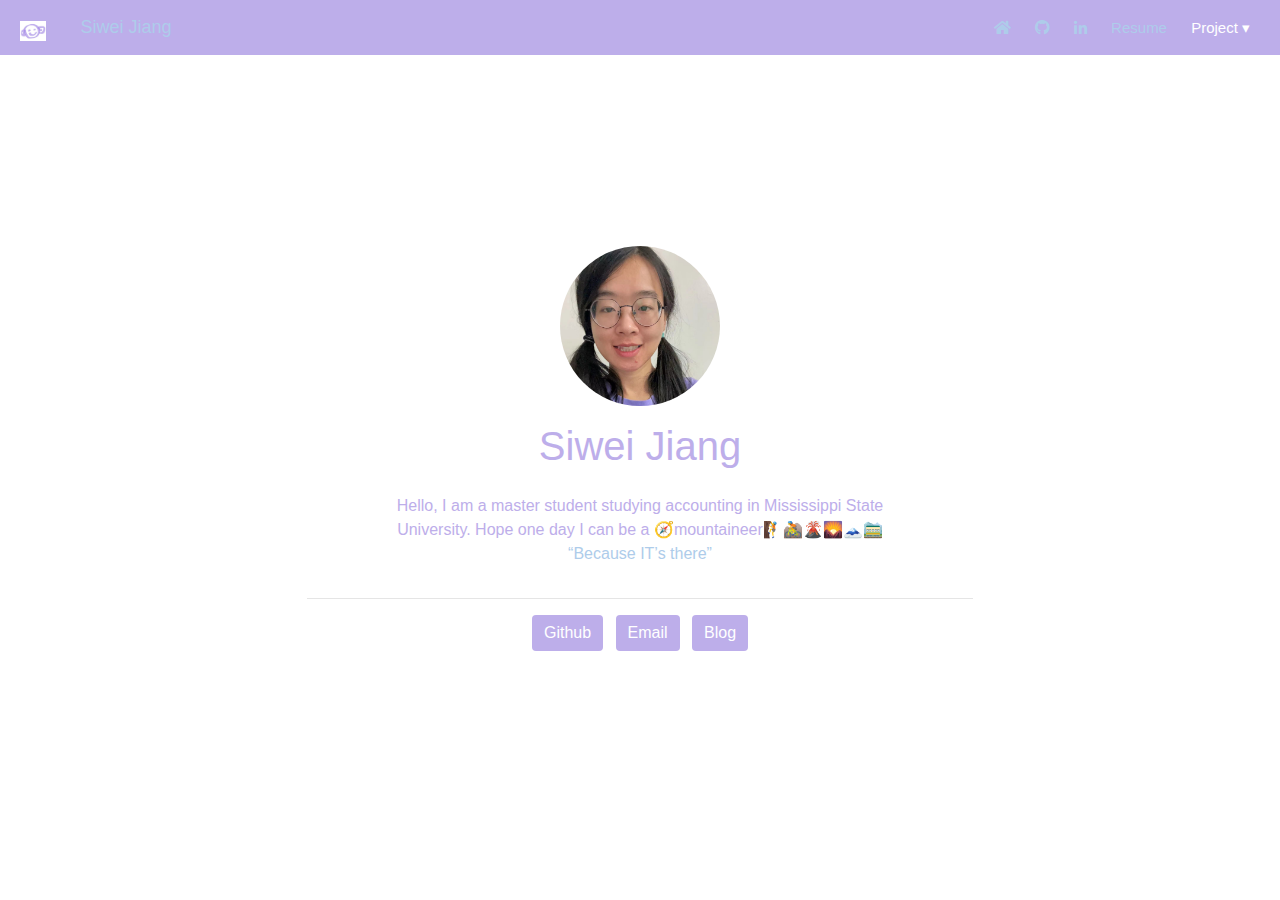
<file: docs/index.html>
<!doctype html>
<html lang="en">
  <head>
    <!-- Required meta tags -->
    <meta charset="utf-8">
    <meta name="viewport" content="width=device-width, initial-scale=1, shrink-to-fit=no">

    <!-- Bootstrap CSS -->
    <link rel="stylesheet" href="https://stackpath.bootstrapcdn.com/bootstrap/4.5.0/css/bootstrap.min.css">

    <title>Siwei Jiang</title>

    
          <!--radix_placeholder_navigation_in_header-->
          <meta name="distill:offset" content=""/>

          <script type="application/javascript">

            window.headroom_prevent_pin = false;

            window.document.addEventListener("DOMContentLoaded", function (event) {

              // initialize headroom for banner
              var header = $('header').get(0);
              var headerHeight = header.offsetHeight;
              var headroom = new Headroom(header, {
                tolerance: 5,
                onPin : function() {
                  if (window.headroom_prevent_pin) {
                    window.headroom_prevent_pin = false;
                    headroom.unpin();
                  }
                }
              });
              headroom.init();
              if(window.location.hash)
                headroom.unpin();
              $(header).addClass('headroom--transition');

              // offset scroll location for banner on hash change
              // (see: https://github.com/WickyNilliams/headroom.js/issues/38)
              window.addEventListener("hashchange", function(event) {
                window.scrollTo(0, window.pageYOffset - (headerHeight + 25));
              });

              // responsive menu
              $('.distill-site-header').each(function(i, val) {
                var topnav = $(this);
                var toggle = topnav.find('.nav-toggle');
                toggle.on('click', function() {
                  topnav.toggleClass('responsive');
                });
              });

              // nav dropdowns
              $('.nav-dropbtn').click(function(e) {
                $(this).next('.nav-dropdown-content').toggleClass('nav-dropdown-active');
                $(this).parent().siblings('.nav-dropdown')
                   .children('.nav-dropdown-content').removeClass('nav-dropdown-active');
              });
              $("body").click(function(e){
                $('.nav-dropdown-content').removeClass('nav-dropdown-active');
              });
              $(".nav-dropdown").click(function(e){
                e.stopPropagation();
              });
            });
          </script>

          <style type="text/css">

          /* Theme (user-documented overrideables for nav appearance) */

          .distill-site-nav {
            color: rgba(255, 255, 255, 0.8);
            background-color: #0F2E3D;
            font-size: 15px;
            font-weight: 300;
          }

          .distill-site-nav a {
            color: inherit;
            text-decoration: none;
          }

          .distill-site-nav a:hover {
            color: white;
          }

          @media print {
            .distill-site-nav {
              display: none;
            }
          }

          .distill-site-header {

          }

          .distill-site-footer {

          }


          /* Site Header */

          .distill-site-header {
            width: 100%;
            box-sizing: border-box;
            z-index: 3;
          }

          .distill-site-header .nav-left {
            display: inline-block;
            margin-left: 8px;
          }

          @media screen and (max-width: 768px) {
            .distill-site-header .nav-left {
              margin-left: 0;
            }
          }


          .distill-site-header .nav-right {
            float: right;
            margin-right: 8px;
          }

          .distill-site-header a,
          .distill-site-header .title {
            display: inline-block;
            text-align: center;
            padding: 14px 10px 14px 10px;
          }

          .distill-site-header .title {
            font-size: 18px;
            min-width: 150px;
          }

          .distill-site-header .logo {
            padding: 0;
          }

          .distill-site-header .logo img {
            display: none;
            max-height: 20px;
            width: auto;
            margin-bottom: -4px;
          }

          .distill-site-header .nav-image img {
            max-height: 18px;
            width: auto;
            display: inline-block;
            margin-bottom: -3px;
          }



          @media screen and (min-width: 1000px) {
            .distill-site-header .logo img {
              display: inline-block;
            }
            .distill-site-header .nav-left {
              margin-left: 20px;
            }
            .distill-site-header .nav-right {
              margin-right: 20px;
            }
            .distill-site-header .title {
              padding-left: 12px;
            }
          }


          .distill-site-header .nav-toggle {
            display: none;
          }

          .nav-dropdown {
            display: inline-block;
            position: relative;
          }

          .nav-dropdown .nav-dropbtn {
            border: none;
            outline: none;
            color: rgba(255, 255, 255, 0.8);
            padding: 16px 10px;
            background-color: transparent;
            font-family: inherit;
            font-size: inherit;
            font-weight: inherit;
            margin: 0;
            margin-top: 1px;
            z-index: 2;
          }

          .nav-dropdown-content {
            display: none;
            position: absolute;
            background-color: white;
            min-width: 200px;
            border: 1px solid rgba(0,0,0,0.15);
            border-radius: 4px;
            box-shadow: 0px 8px 16px 0px rgba(0,0,0,0.1);
            z-index: 1;
            margin-top: 2px;
            white-space: nowrap;
            padding-top: 4px;
            padding-bottom: 4px;
          }

          .nav-dropdown-content hr {
            margin-top: 4px;
            margin-bottom: 4px;
            border: none;
            border-bottom: 1px solid rgba(0, 0, 0, 0.1);
          }

          .nav-dropdown-active {
            display: block;
          }

          .nav-dropdown-content a, .nav-dropdown-content .nav-dropdown-header {
            color: black;
            padding: 6px 24px;
            text-decoration: none;
            display: block;
            text-align: left;
          }

          .nav-dropdown-content .nav-dropdown-header {
            display: block;
            padding: 5px 24px;
            padding-bottom: 0;
            text-transform: uppercase;
            font-size: 14px;
            color: #999999;
            white-space: nowrap;
          }

          .nav-dropdown:hover .nav-dropbtn {
            color: white;
          }

          .nav-dropdown-content a:hover {
            background-color: #ddd;
            color: black;
          }

          .nav-right .nav-dropdown-content {
            margin-left: -45%;
            right: 0;
          }

          @media screen and (max-width: 768px) {
            .distill-site-header a, .distill-site-header .nav-dropdown  {display: none;}
            .distill-site-header a.nav-toggle {
              float: right;
              display: block;
            }
            .distill-site-header .title {
              margin-left: 0;
            }
            .distill-site-header .nav-right {
              margin-right: 0;
            }
            .distill-site-header {
              overflow: hidden;
            }
            .nav-right .nav-dropdown-content {
              margin-left: 0;
            }
          }


          @media screen and (max-width: 768px) {
            .distill-site-header.responsive {position: relative; min-height: 500px; }
            .distill-site-header.responsive a.nav-toggle {
              position: absolute;
              right: 0;
              top: 0;
            }
            .distill-site-header.responsive a,
            .distill-site-header.responsive .nav-dropdown {
              display: block;
              text-align: left;
            }
            .distill-site-header.responsive .nav-left,
            .distill-site-header.responsive .nav-right {
              width: 100%;
            }
            .distill-site-header.responsive .nav-dropdown {float: none;}
            .distill-site-header.responsive .nav-dropdown-content {position: relative;}
            .distill-site-header.responsive .nav-dropdown .nav-dropbtn {
              display: block;
              width: 100%;
              text-align: left;
            }
          }

          /* Site Footer */

          .distill-site-footer {
            width: 100%;
            overflow: hidden;
            box-sizing: border-box;
            z-index: 3;
            margin-top: 30px;
            padding-top: 30px;
            padding-bottom: 30px;
            text-align: center;
          }

          /* Headroom */

          d-title {
            padding-top: 6rem;
          }

          @media print {
            d-title {
              padding-top: 4rem;
            }
          }

          .headroom {
            z-index: 1000;
            position: fixed;
            top: 0;
            left: 0;
            right: 0;
          }

          .headroom--transition {
            transition: all .4s ease-in-out;
          }

          .headroom--unpinned {
            top: -100px;
          }

          .headroom--pinned {
            top: 0;
          }

          /* adjust viewport for navbar height */
          /* helps vertically center bootstrap (non-distill) content */
          .min-vh-100 {
            min-height: calc(100vh - 100px) !important;
          }

          </style>

          <script src="site_libs/jquery-3.6.0/jquery-3.6.0.min.js"></script>
          <link href="site_libs/font-awesome-5.1.0/css/all.css" rel="stylesheet"/>
          <link href="site_libs/font-awesome-5.1.0/css/v4-shims.css" rel="stylesheet"/>
          <script src="site_libs/headroom-0.9.4/headroom.min.js"></script>
          <!--/radix_placeholder_navigation_in_header-->
          <!--radix_placeholder_site_in_header-->
          <script type="text/javascript" cookie-consent="tracking" async src="https://www.googletagmanager.com/gtag/js?id=G-EQGVZLTZNC"></script>
          <script type="text/javascript" cookie-consent="tracking">
          window.dataLayer = window.dataLayer || [];
          function gtag(){dataLayer.push(arguments);}
          gtag('js', new Date());
          gtag('config', 'G-EQGVZLTZNC');
          </script>
          <!--/radix_placeholder_site_in_header-->
          
          <style type="text/css">
          body {
            padding-top: 60px;
          }
          </style>
          <style type="text/css">
          /* base variables */

          /* Edit the CSS properties in this file to create a custom
             Distill theme. Only edit values in the right column
             for each row; values shown are the CSS defaults.
             To return any property to the default,
             you may set its value to: unset
             All rows must end with a semi-colon.                      */

          /* Optional: embed custom fonts here with `@import`          */
          /* This must remain at the top of this file.                 */



          html {
            /*-- Main font sizes --*/
            --title-size:      50px;
            --body-size:       1.06rem;
            --code-size:       14px;
            --aside-size:      12px;
            --fig-cap-size:    13px;
            /*-- Main font colors --*/
            --title-color:     #000000;
            --header-color:    rgba(0, 0, 0, 0.8);
            --body-color:      rgba(0, 0, 0, 0.8);
            --aside-color:     rgba(0, 0, 0, 0.6);
            --fig-cap-color:   rgba(0, 0, 0, 0.6);
            /*-- Specify custom fonts ~~~ must be imported above   --*/
            --heading-font:    sans-serif;
            --mono-font:       monospace;
            --body-font:       sans-serif;
            --navbar-font:     sans-serif;  /* websites + blogs only */
          }

          /*-- ARTICLE METADATA --*/
          d-byline {
            --heading-size:    0.6rem;
            --heading-color:   rgba(0, 0, 0, 0.5);
            --body-size:       0.8rem;
            --body-color:      rgba(0, 0, 0, 0.8);
          }

          /*-- ARTICLE TABLE OF CONTENTS --*/
          .d-contents {
            --heading-size:    18px;
            --contents-size:   13px;
          }

          /*-- ARTICLE APPENDIX --*/
          d-appendix {
            --heading-size:    15px;
            --heading-color:   rgba(0, 0, 0, 0.65);
            --text-size:       0.8em;
            --text-color:      rgba(0, 0, 0, 0.5);
          }

          /*-- WEBSITE HEADER + FOOTER --*/
          /* These properties only apply to Distill sites and blogs  */

          .distill-site-header {
            --title-size:       18px;
            --text-color:       rgba(255, 255, 255, 0.8);
            --text-size:        15px;
            --hover-color:      white;
            --bkgd-color:       #0F2E3D;
          }

          .distill-site-footer {
            --text-color:       rgba(255, 255, 255, 0.8);
            --text-size:        15px;
            --hover-color:      white;
            --bkgd-color:       #0F2E3D;
          }

          /*-- Additional custom styles --*/
          /* Add any additional CSS rules below                      */
          </style>
          <style type="text/css">
          /* base variables */

          /* Edit the CSS properties in this file to create a custom
             Distill theme. Only edit values in the right column
             for each row; values shown are the CSS defaults.
             To return any property to the default,
             you may set its value to: unset
             All rows must end with a semi-colon.                      */

          /* Optional: embed custom fonts here with `@import`          */
          /* This must remain at the top of this file.                 */



          html {
            /*-- Main font sizes --*/
            --title-size:      50px;
            --body-size:       1.06rem;
            --code-size:       14px;
            --aside-size:      12px;
            --fig-cap-size:    13px;
            /*-- Main font colors --*/
            --title-color:     #bdaeea;
            --header-color:    #bdaeea;
            --body-color:      #bdaeea;
            --aside-color:     #bdaeea;
            --fig-cap-color:   #eeeeee;
            /*-- Specify custom fonts ~~~ must be imported above   --*/
            --heading-font:    sans-serif;
            --mono-font:       monospace;
            --body-font:       sans-serif;
            --navbar-font:     sans-serif;  /* websites + blogs only */
          }

          /*-- ARTICLE METADATA --*/
          d-byline {
            --heading-size:    0.6rem;
            --heading-color:   #bdaeea;
            --body-size:       0.8rem;
            --body-color:      #bdaeea;
          }

          /*-- ARTICLE TABLE OF CONTENTS --*/
          .d-contents {
            --heading-size:    20px;
            --contents-size:   14px;
            --heading-color:   #bdaeea; 
          }

          /*-- ARTICLE APPENDIX --*/
          d-appendix {
            --heading-size:    15px;
            --heading-color:   #bdaeea;
            --text-size:       0.8em;
            --text-color:      #bdaeea;
          }

          /*-- WEBSITE HEADER + FOOTER --*/
          /* These properties only apply to Distill sites and blogs  */

          .distill-site-header {
            --title-size:       18px;
            --text-color:       white;
            --text-size:        15px;
            --hover-color:      #fcd7f2;
            --bkgd-color:       #bdaeea;
          }

          .distill-site-footer {
            --text-color:       white;
            --text-size:        15px;
            --hover-color:      #fcd7f2;
            --bkgd-color:       #bdaeea;
          }

          /*-- Additional custom styles --*/
          /* Add any additional CSS rules below */

          /* Buttons on home page */

          .btn-outline-dark {
              background-color: #bdaeea;
              color: #fff;
              border: 0px;
          }

          .btn-outline-dark:hover {
              background-color: #bdaeea;
          }

          .panelset {
             --panel-tab-foreground: #bdaeea;
             --panel-tab-background: #aeccea;
             --panel-tab-active-foreground: #bdaeea;
             --panel-tab-active-background: #aeccea;
             --panel-tab-active-border-color: #bdaeea;
             --panel-tab-hover-foreground: #bdaeea;
             --panel-tab-hover-background: #aeccea;
             --panel-tab-hover-border-color: #aeccea;
             --panel-tab-inactive-opacity: 0.5;
             --panel-tabs-border-bottom: #ddd;
             --panel-tab-font-family: monospace;
          }

          body {
            color: #bdaeea;
          }
          h1, h2, h3 {
            color: #bdaeea;
          }

          /* unvisited link */
          a:link {
            color: #aeccea;
          }

          /* visited link */
          a:visited {
            color: #aeccea;
          }

          /* mouse over link */
          a:hover {
            color: #fcd7f2;
          }</style>
          <style type="text/css">
          /* base style */

          /* FONT FAMILIES */

          :root {
            --heading-default: -apple-system, BlinkMacSystemFont, "Segoe UI", Roboto, Oxygen, Ubuntu, Cantarell, "Fira Sans", "Droid Sans", "Helvetica Neue", Arial, sans-serif;
            --mono-default: Consolas, Monaco, 'Andale Mono', 'Ubuntu Mono', monospace;
            --body-default: -apple-system, BlinkMacSystemFont, "Segoe UI", Roboto, Oxygen, Ubuntu, Cantarell, "Fira Sans", "Droid Sans", "Helvetica Neue", Arial, sans-serif;
          }

          body,
          .posts-list .post-preview p,
          .posts-list .description p {
            font-family: var(--body-font), var(--body-default);
          }

          h1, h2, h3, h4, h5, h6,
          .posts-list .post-preview h2,
          .posts-list .description h2 {
            font-family: var(--heading-font), var(--heading-default);
          }

          d-article div.sourceCode code,
          d-article pre code {
            font-family: var(--mono-font), var(--mono-default);
          }


          /*-- TITLE --*/
          d-title h1,
          .posts-list > h1 {
            color: var(--title-color, black);
          }

          d-title h1 {
            font-size: var(--title-size, 50px);
          }

          /*-- HEADERS --*/
          d-article h1,
          d-article h2,
          d-article h3,
          d-article h4,
          d-article h5,
          d-article h6 {
            color: var(--header-color, rgba(0, 0, 0, 0.8));
          }

          /*-- BODY --*/
          d-article > p,  /* only text inside of <p> tags */
          d-article > ul, /* lists */
          d-article > ol {
            color: var(--body-color, rgba(0, 0, 0, 0.8));
            font-size: var(--body-size, 1.06rem);
          }


          /*-- CODE --*/
          d-article div.sourceCode code,
          d-article pre code {
            font-size: var(--code-size, 14px);
          }

          /*-- ASIDE --*/
          d-article aside {
            font-size: var(--aside-size, 12px);
            color: var(--aside-color, rgba(0, 0, 0, 0.6));
          }

          /*-- FIGURE CAPTIONS --*/
          figure .caption,
          figure figcaption,
          .figure .caption {
            font-size: var(--fig-cap-size, 13px);
            color: var(--fig-cap-color, rgba(0, 0, 0, 0.6));
          }

          /*-- METADATA --*/
          d-byline h3 {
            font-size: var(--heading-size, 0.6rem);
            color: var(--heading-color, rgba(0, 0, 0, 0.5));
          }

          d-byline {
            font-size: var(--body-size, 0.8rem);
            color: var(--body-color, rgba(0, 0, 0, 0.8));
          }

          d-byline a,
          d-article d-byline a {
            color: var(--body-color, rgba(0, 0, 0, 0.8));
          }

          /*-- TABLE OF CONTENTS --*/
          .d-contents nav h3 {
            font-size: var(--heading-size, 18px);
          }

          .d-contents nav a {
            font-size: var(--contents-size, 13px);
          }

          /*-- APPENDIX --*/
          d-appendix h3 {
            font-size: var(--heading-size, 15px);
            color: var(--heading-color, rgba(0, 0, 0, 0.65));
          }

          d-appendix {
            font-size: var(--text-size, 0.8em);
            color: var(--text-color, rgba(0, 0, 0, 0.5));
          }

          d-appendix d-footnote-list a.footnote-backlink {
            color: var(--text-color, rgba(0, 0, 0, 0.5));
          }

          /*-- WEBSITE HEADER + FOOTER --*/
          .distill-site-header .title {
            font-size: var(--title-size, 18px);
            font-family: var(--navbar-font), var(--heading-default);
          }

          .distill-site-header a,
          .nav-dropdown .nav-dropbtn {
            font-family: var(--navbar-font), var(--heading-default);
          }

          .nav-dropdown .nav-dropbtn {
            color: var(--text-color, rgba(255, 255, 255, 0.8));
            font-size: var(--text-size, 15px);
          }

          .distill-site-header a:hover,
          .nav-dropdown:hover .nav-dropbtn {
            color: var(--hover-color, white);
          }

          .distill-site-header {
            font-size: var(--text-size, 15px);
            color: var(--text-color, rgba(255, 255, 255, 0.8));
            background-color: var(--bkgd-color, #0F2E3D);
          }

          .distill-site-footer {
            font-size: var(--text-size, 15px);
            color: var(--text-color, rgba(255, 255, 255, 0.8));
            background-color: var(--bkgd-color, #0F2E3D);
          }

          .distill-site-footer a:hover {
            color: var(--hover-color, white);
          }</style>
          <script src="C:\Users\Jiang\Documents\R\win-library\4.1\rmarkdown\rmd\h\pandoc\header-attrs.js"></script>
    
    
  </head>
  <body>

          <!--radix_placeholder_navigation_before_body-->
          <header class="header header--fixed" role="banner">
          <nav class="distill-site-nav distill-site-header">
          <div class="nav-left">
          <a class="logo">
          <img src="images/meme.png" alt="Logo"/>
          </a>
          <a href="index.html" class="title">Siwei Jiang</a>
          </div>
          <div class="nav-right">
          <a href="index.html">
          <i class="fa fa-home" aria-hidden="true"></i>
          </a>
          <a href="https://github.com/siwei-jiang">
          <i class="fa fa-github" aria-hidden="true"></i>
          </a>
          <a href="change me later">
          <i class="fa fa-linkedin" aria-hidden="true"></i>
          </a>
          <a href="resume.html">Resume</a>
          <div class="nav-dropdown">
          <button class="nav-dropbtn">
          Project
           
          <span class="down-arrow">&#x25BE;</span>
          </button>
          <div class="nav-dropdown-content">
          <a href="rsquared.html">Rsquared</a>
          <a href="ml.html">Machine Learning</a>
          <a href="customer_churn_prediction.html">Customer Churn Prediction</a>
          </div>
          </div>
          <a href="javascript:void(0);" class="nav-toggle">&#9776;</a>
          </div>
          </nav>
          </header>
          <!--/radix_placeholder_navigation_before_body-->
          <!--radix_placeholder_site_before_body-->
          <!--/radix_placeholder_site_before_body-->
    
    <div class="container min-vh-100">
      <div class="row min-vh-100 justify-content-center align-items-center">
        <div class="col-12 text-center">
          <img src=images/stillme.jpg style="height:10rem" class="rounded-circle">
          <div class="mt-3">
            <h1>Siwei Jiang</h1>
          </div>
          <div class="row justify-content-center align-items-center">
            <div class="col-6 mt-3 text-center d-none d-sm-block">
              <p>Hello, I am a master student studying accounting in Mississippi State University. Hope one day I can be a 🧭mountaineer🧗🚵️🌋🌄️🗻🚞 <a href="https://en.wikipedia.org/wiki/George_Mallory" target="_blank">“Because IT’s there”</a> <!-- Tools > Project Options > Git --></p>
            </div>
            <div class="col-11 mt-3 text-center d-block d-sm-none">
              <p>Hello, I am a master student studying accounting in Mississippi State University. Hope one day I can be a 🧭mountaineer🧗🚵️🌋🌄️🗻🚞 <a href="https://en.wikipedia.org/wiki/George_Mallory" target="_blank">“Because IT’s there”</a> <!-- Tools > Project Options > Git --></p>
            </div>
          </div>

          <hr style="width:60%;"/>

          <div class="row justify-content-center align-items-center">
            <div class="col-8 text-center d-none d-sm-block">
              <ul class="list-inline">
                                <li class="list-inline-item">
                  <a href=https://github.com/siwei-jiang>
                    <button type="button" class="btn btn-outline-dark mb-2">
                      Github
                    </button>
                  </a>
                </li>
                                <li class="list-inline-item">
                  <a href=siwei_jiang@outlook.com>
                    <button type="button" class="btn btn-outline-dark mb-2">
                      Email
                    </button>
                  </a>
                </li>
                                <li class="list-inline-item">
                  <a href=blog.html>
                    <button type="button" class="btn btn-outline-dark mb-2">
                      Blog
                    </button>
                  </a>
                </li>
                              </ul>
            </div>
          </div>

          <div class="row justify-content-center align-items-center">
            <div class="col-8 m-1 text-center d-block d-sm-none">
              <div class="list-group">
                                <a href=https://github.com/siwei-jiang>
                  <button type="button" class="list-group-item list-group-item-action my-1 rounded">
                    Github
                  </button>
                </a>
                                <a href=siwei_jiang@outlook.com>
                  <button type="button" class="list-group-item list-group-item-action my-1 rounded">
                    Email
                  </button>
                </a>
                                <a href=blog.html>
                  <button type="button" class="list-group-item list-group-item-action my-1 rounded">
                    Blog
                  </button>
                </a>
                              </div>
            </div>
          </div>
        </div>
      </div>
    </div>

    <!-- Optional JavaScript -->
    <!-- jQuery first, then Popper.js, then Bootstrap JS -->
    <script src="https://code.jquery.com/jquery-3.5.1.slim.min.js" integrity="sha384-DfXdz2htPH0lsSSs5nCTpuj/zy4C+OGpamoFVy38MVBnE+IbbVYUew+OrCXaRkfj" crossorigin="anonymous"></script>
    <script src="https://cdn.jsdelivr.net/npm/popper.js@1.16.0/dist/umd/popper.min.js" integrity="sha384-Q6E9RHvbIyZFJoft+2mJbHaEWldlvI9IOYy5n3zV9zzTtmI3UksdQRVvoxMfooAo" crossorigin="anonymous"></script>
    <script src="https://stackpath.bootstrapcdn.com/bootstrap/4.5.0/js/bootstrap.min.js" integrity="sha384-OgVRvuATP1z7JjHLkuOU7Xw704+h835Lr+6QL9UvYjZE3Ipu6Tp75j7Bh/kR0JKI" crossorigin="anonymous"></script>

          <!--radix_placeholder_site_after_body-->
          <!--/radix_placeholder_site_after_body-->
          <!--radix_placeholder_navigation_after_body-->
          <!--/radix_placeholder_navigation_after_body-->
    
  </body>
</html>
</file>
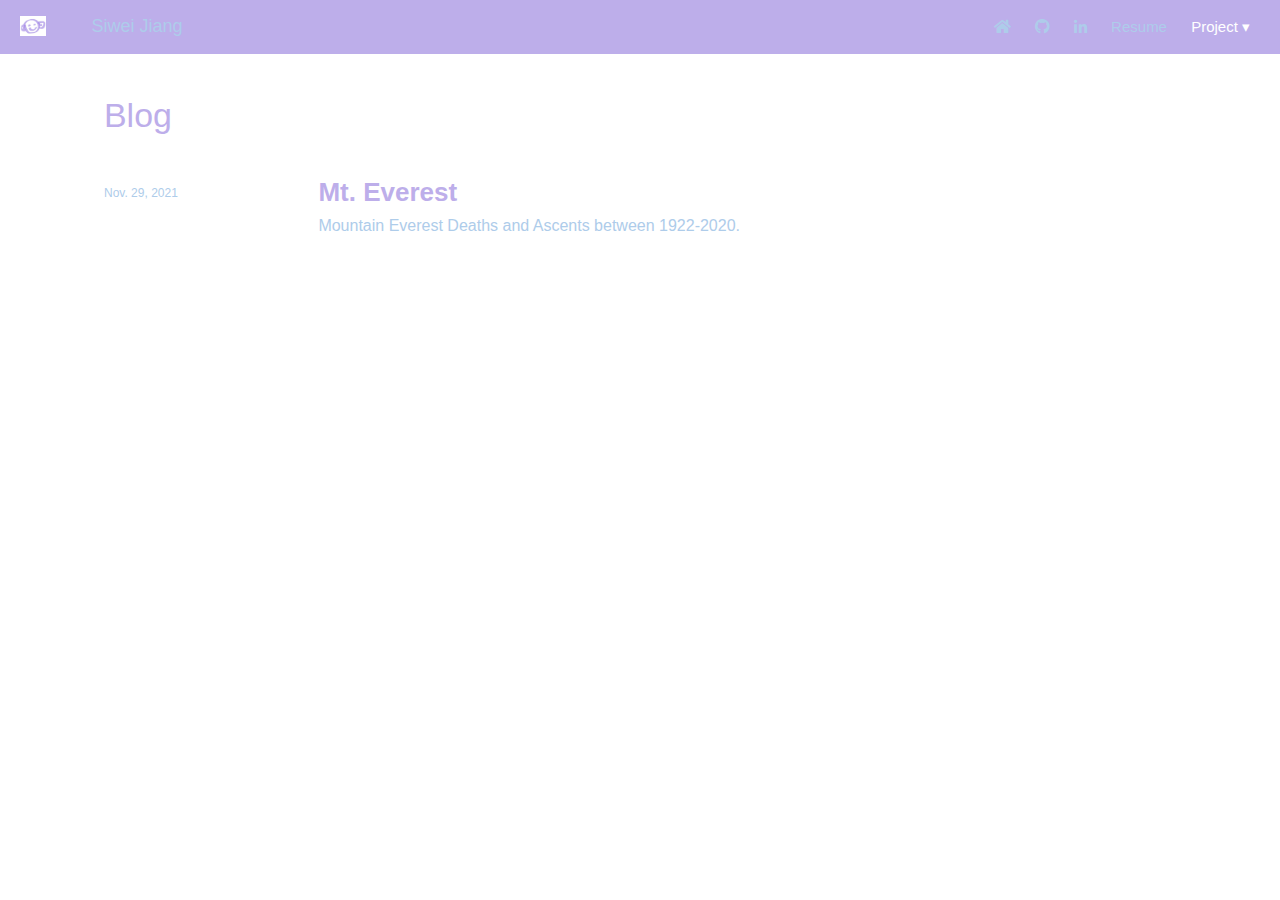
<file: docs/blog.html>
<!DOCTYPE html>

<html xmlns="http://www.w3.org/1999/xhtml" lang="" xml:lang="">

<head>
  <meta charset="utf-8"/>
  <meta name="viewport" content="width=device-width, initial-scale=1"/>
  <meta http-equiv="X-UA-Compatible" content="IE=Edge,chrome=1"/>
  <meta name="generator" content="distill" />

  <style type="text/css">
  /* Hide doc at startup (prevent jankiness while JS renders/transforms) */
  body {
    visibility: hidden;
  }
  </style>

 <!--radix_placeholder_import_source-->
 <!--/radix_placeholder_import_source-->

<style type="text/css">code{white-space: pre;}</style>
<style type="text/css" data-origin="pandoc">
pre > code.sourceCode { white-space: pre; position: relative; }
pre > code.sourceCode > span { display: inline-block; line-height: 1.25; }
pre > code.sourceCode > span:empty { height: 1.2em; }
.sourceCode { overflow: visible; }
code.sourceCode > span { color: inherit; text-decoration: inherit; }
div.sourceCode { margin: 1em 0; }
pre.sourceCode { margin: 0; }
@media screen {
div.sourceCode { overflow: auto; }
}
@media print {
pre > code.sourceCode { white-space: pre-wrap; }
pre > code.sourceCode > span { text-indent: -5em; padding-left: 5em; }
}
pre.numberSource code
  { counter-reset: source-line 0; }
pre.numberSource code > span
  { position: relative; left: -4em; counter-increment: source-line; }
pre.numberSource code > span > a:first-child::before
  { content: counter(source-line);
    position: relative; left: -1em; text-align: right; vertical-align: baseline;
    border: none; display: inline-block;
    -webkit-touch-callout: none; -webkit-user-select: none;
    -khtml-user-select: none; -moz-user-select: none;
    -ms-user-select: none; user-select: none;
    padding: 0 4px; width: 4em;
    color: #aaaaaa;
  }
pre.numberSource { margin-left: 3em; border-left: 1px solid #aaaaaa;  padding-left: 4px; }
div.sourceCode
  {   }
@media screen {
pre > code.sourceCode > span > a:first-child::before { text-decoration: underline; }
}
code span.al { color: #ad0000; } /* Alert */
code span.an { color: #5e5e5e; } /* Annotation */
code span.at { color: #20794d; } /* Attribute */
code span.bn { color: #ad0000; } /* BaseN */
code span.bu { } /* BuiltIn */
code span.cf { color: #007ba5; } /* ControlFlow */
code span.ch { color: #20794d; } /* Char */
code span.cn { color: #8f5902; } /* Constant */
code span.co { color: #5e5e5e; } /* Comment */
code span.cv { color: #5e5e5e; font-style: italic; } /* CommentVar */
code span.do { color: #5e5e5e; font-style: italic; } /* Documentation */
code span.dt { color: #ad0000; } /* DataType */
code span.dv { color: #ad0000; } /* DecVal */
code span.er { color: #ad0000; } /* Error */
code span.ex { } /* Extension */
code span.fl { color: #ad0000; } /* Float */
code span.fu { color: #4758ab; } /* Function */
code span.im { } /* Import */
code span.in { color: #5e5e5e; } /* Information */
code span.kw { color: #007ba5; } /* Keyword */
code span.op { color: #5e5e5e; } /* Operator */
code span.ot { color: #007ba5; } /* Other */
code span.pp { color: #ad0000; } /* Preprocessor */
code span.sc { color: #20794d; } /* SpecialChar */
code span.ss { color: #20794d; } /* SpecialString */
code span.st { color: #20794d; } /* String */
code span.va { color: #111111; } /* Variable */
code span.vs { color: #20794d; } /* VerbatimString */
code span.wa { color: #5e5e5e; font-style: italic; } /* Warning */
</style>

  <!--radix_placeholder_meta_tags-->
  <title>Siwei Jiang: Blog</title>




  <!--  https://developers.facebook.com/docs/sharing/webmasters#markup -->
  <meta property="og:title" content="Siwei Jiang: Blog"/>
  <meta property="og:type" content="article"/>
  <meta property="og:locale" content="en_US"/>
  <meta property="og:site_name" content="Siwei Jiang"/>

  <!--  https://dev.twitter.com/cards/types/summary -->
  <meta property="twitter:card" content="summary"/>
  <meta property="twitter:title" content="Siwei Jiang: Blog"/>

  <!--/radix_placeholder_meta_tags-->
  <!--radix_placeholder_rmarkdown_metadata-->

  <script type="text/json" id="radix-rmarkdown-metadata">
  {"type":"list","attributes":{"names":{"type":"character","attributes":{},"value":["title","listing"]}},"value":[{"type":"character","attributes":{},"value":["Blog"]},{"type":"character","attributes":{},"value":["posts"]}]}
  </script>
  <!--/radix_placeholder_rmarkdown_metadata-->
  <!--radix_placeholder_navigation_in_header-->
  <meta name="distill:offset" content=""/>

  <script type="application/javascript">

    window.headroom_prevent_pin = false;

    window.document.addEventListener("DOMContentLoaded", function (event) {

      // initialize headroom for banner
      var header = $('header').get(0);
      var headerHeight = header.offsetHeight;
      var headroom = new Headroom(header, {
        tolerance: 5,
        onPin : function() {
          if (window.headroom_prevent_pin) {
            window.headroom_prevent_pin = false;
            headroom.unpin();
          }
        }
      });
      headroom.init();
      if(window.location.hash)
        headroom.unpin();
      $(header).addClass('headroom--transition');

      // offset scroll location for banner on hash change
      // (see: https://github.com/WickyNilliams/headroom.js/issues/38)
      window.addEventListener("hashchange", function(event) {
        window.scrollTo(0, window.pageYOffset - (headerHeight + 25));
      });

      // responsive menu
      $('.distill-site-header').each(function(i, val) {
        var topnav = $(this);
        var toggle = topnav.find('.nav-toggle');
        toggle.on('click', function() {
          topnav.toggleClass('responsive');
        });
      });

      // nav dropdowns
      $('.nav-dropbtn').click(function(e) {
        $(this).next('.nav-dropdown-content').toggleClass('nav-dropdown-active');
        $(this).parent().siblings('.nav-dropdown')
           .children('.nav-dropdown-content').removeClass('nav-dropdown-active');
      });
      $("body").click(function(e){
        $('.nav-dropdown-content').removeClass('nav-dropdown-active');
      });
      $(".nav-dropdown").click(function(e){
        e.stopPropagation();
      });
    });
  </script>

  <style type="text/css">

  /* Theme (user-documented overrideables for nav appearance) */

  .distill-site-nav {
    color: rgba(255, 255, 255, 0.8);
    background-color: #0F2E3D;
    font-size: 15px;
    font-weight: 300;
  }

  .distill-site-nav a {
    color: inherit;
    text-decoration: none;
  }

  .distill-site-nav a:hover {
    color: white;
  }

  @media print {
    .distill-site-nav {
      display: none;
    }
  }

  .distill-site-header {

  }

  .distill-site-footer {

  }


  /* Site Header */

  .distill-site-header {
    width: 100%;
    box-sizing: border-box;
    z-index: 3;
  }

  .distill-site-header .nav-left {
    display: inline-block;
    margin-left: 8px;
  }

  @media screen and (max-width: 768px) {
    .distill-site-header .nav-left {
      margin-left: 0;
    }
  }


  .distill-site-header .nav-right {
    float: right;
    margin-right: 8px;
  }

  .distill-site-header a,
  .distill-site-header .title {
    display: inline-block;
    text-align: center;
    padding: 14px 10px 14px 10px;
  }

  .distill-site-header .title {
    font-size: 18px;
    min-width: 150px;
  }

  .distill-site-header .logo {
    padding: 0;
  }

  .distill-site-header .logo img {
    display: none;
    max-height: 20px;
    width: auto;
    margin-bottom: -4px;
  }

  .distill-site-header .nav-image img {
    max-height: 18px;
    width: auto;
    display: inline-block;
    margin-bottom: -3px;
  }



  @media screen and (min-width: 1000px) {
    .distill-site-header .logo img {
      display: inline-block;
    }
    .distill-site-header .nav-left {
      margin-left: 20px;
    }
    .distill-site-header .nav-right {
      margin-right: 20px;
    }
    .distill-site-header .title {
      padding-left: 12px;
    }
  }


  .distill-site-header .nav-toggle {
    display: none;
  }

  .nav-dropdown {
    display: inline-block;
    position: relative;
  }

  .nav-dropdown .nav-dropbtn {
    border: none;
    outline: none;
    color: rgba(255, 255, 255, 0.8);
    padding: 16px 10px;
    background-color: transparent;
    font-family: inherit;
    font-size: inherit;
    font-weight: inherit;
    margin: 0;
    margin-top: 1px;
    z-index: 2;
  }

  .nav-dropdown-content {
    display: none;
    position: absolute;
    background-color: white;
    min-width: 200px;
    border: 1px solid rgba(0,0,0,0.15);
    border-radius: 4px;
    box-shadow: 0px 8px 16px 0px rgba(0,0,0,0.1);
    z-index: 1;
    margin-top: 2px;
    white-space: nowrap;
    padding-top: 4px;
    padding-bottom: 4px;
  }

  .nav-dropdown-content hr {
    margin-top: 4px;
    margin-bottom: 4px;
    border: none;
    border-bottom: 1px solid rgba(0, 0, 0, 0.1);
  }

  .nav-dropdown-active {
    display: block;
  }

  .nav-dropdown-content a, .nav-dropdown-content .nav-dropdown-header {
    color: black;
    padding: 6px 24px;
    text-decoration: none;
    display: block;
    text-align: left;
  }

  .nav-dropdown-content .nav-dropdown-header {
    display: block;
    padding: 5px 24px;
    padding-bottom: 0;
    text-transform: uppercase;
    font-size: 14px;
    color: #999999;
    white-space: nowrap;
  }

  .nav-dropdown:hover .nav-dropbtn {
    color: white;
  }

  .nav-dropdown-content a:hover {
    background-color: #ddd;
    color: black;
  }

  .nav-right .nav-dropdown-content {
    margin-left: -45%;
    right: 0;
  }

  @media screen and (max-width: 768px) {
    .distill-site-header a, .distill-site-header .nav-dropdown  {display: none;}
    .distill-site-header a.nav-toggle {
      float: right;
      display: block;
    }
    .distill-site-header .title {
      margin-left: 0;
    }
    .distill-site-header .nav-right {
      margin-right: 0;
    }
    .distill-site-header {
      overflow: hidden;
    }
    .nav-right .nav-dropdown-content {
      margin-left: 0;
    }
  }


  @media screen and (max-width: 768px) {
    .distill-site-header.responsive {position: relative; min-height: 500px; }
    .distill-site-header.responsive a.nav-toggle {
      position: absolute;
      right: 0;
      top: 0;
    }
    .distill-site-header.responsive a,
    .distill-site-header.responsive .nav-dropdown {
      display: block;
      text-align: left;
    }
    .distill-site-header.responsive .nav-left,
    .distill-site-header.responsive .nav-right {
      width: 100%;
    }
    .distill-site-header.responsive .nav-dropdown {float: none;}
    .distill-site-header.responsive .nav-dropdown-content {position: relative;}
    .distill-site-header.responsive .nav-dropdown .nav-dropbtn {
      display: block;
      width: 100%;
      text-align: left;
    }
  }

  /* Site Footer */

  .distill-site-footer {
    width: 100%;
    overflow: hidden;
    box-sizing: border-box;
    z-index: 3;
    margin-top: 30px;
    padding-top: 30px;
    padding-bottom: 30px;
    text-align: center;
  }

  /* Headroom */

  d-title {
    padding-top: 6rem;
  }

  @media print {
    d-title {
      padding-top: 4rem;
    }
  }

  .headroom {
    z-index: 1000;
    position: fixed;
    top: 0;
    left: 0;
    right: 0;
  }

  .headroom--transition {
    transition: all .4s ease-in-out;
  }

  .headroom--unpinned {
    top: -100px;
  }

  .headroom--pinned {
    top: 0;
  }

  /* adjust viewport for navbar height */
  /* helps vertically center bootstrap (non-distill) content */
  .min-vh-100 {
    min-height: calc(100vh - 100px) !important;
  }

  </style>

  <script src="site_libs/jquery-3.6.0/jquery-3.6.0.min.js"></script>
  <link href="site_libs/font-awesome-5.1.0/css/all.css" rel="stylesheet"/>
  <link href="site_libs/font-awesome-5.1.0/css/v4-shims.css" rel="stylesheet"/>
  <script src="site_libs/headroom-0.9.4/headroom.min.js"></script>
  <!--/radix_placeholder_navigation_in_header-->
  <!--radix_placeholder_distill-->

  <style type="text/css">

  body {
    background-color: white;
  }

  .pandoc-table {
    width: 100%;
  }

  .pandoc-table>caption {
    margin-bottom: 10px;
  }

  .pandoc-table th:not([align]) {
    text-align: left;
  }

  .pagedtable-footer {
    font-size: 15px;
  }

  d-byline .byline {
    grid-template-columns: 2fr 2fr;
  }

  d-byline .byline h3 {
    margin-block-start: 1.5em;
  }

  d-byline .byline .authors-affiliations h3 {
    margin-block-start: 0.5em;
  }

  .authors-affiliations .orcid-id {
    width: 16px;
    height:16px;
    margin-left: 4px;
    margin-right: 4px;
    vertical-align: middle;
    padding-bottom: 2px;
  }

  d-title .dt-tags {
    margin-top: 1em;
    grid-column: text;
  }

  .dt-tags .dt-tag {
    text-decoration: none;
    display: inline-block;
    color: rgba(0,0,0,0.6);
    padding: 0em 0.4em;
    margin-right: 0.5em;
    margin-bottom: 0.4em;
    font-size: 70%;
    border: 1px solid rgba(0,0,0,0.2);
    border-radius: 3px;
    text-transform: uppercase;
    font-weight: 500;
  }

  d-article table.gt_table td,
  d-article table.gt_table th {
    border-bottom: none;
  }

  .html-widget {
    margin-bottom: 2.0em;
  }

  .l-screen-inset {
    padding-right: 16px;
  }

  .l-screen .caption {
    margin-left: 10px;
  }

  .shaded {
    background: rgb(247, 247, 247);
    padding-top: 20px;
    padding-bottom: 20px;
    border-top: 1px solid rgba(0, 0, 0, 0.1);
    border-bottom: 1px solid rgba(0, 0, 0, 0.1);
  }

  .shaded .html-widget {
    margin-bottom: 0;
    border: 1px solid rgba(0, 0, 0, 0.1);
  }

  .shaded .shaded-content {
    background: white;
  }

  .text-output {
    margin-top: 0;
    line-height: 1.5em;
  }

  .hidden {
    display: none !important;
  }

  d-article {
    padding-top: 2.5rem;
    padding-bottom: 30px;
  }

  d-appendix {
    padding-top: 30px;
  }

  d-article>p>img {
    width: 100%;
  }

  d-article h2 {
    margin: 1rem 0 1.5rem 0;
  }

  d-article h3 {
    margin-top: 1.5rem;
  }

  d-article iframe {
    border: 1px solid rgba(0, 0, 0, 0.1);
    margin-bottom: 2.0em;
    width: 100%;
  }

  /* Tweak code blocks */

  d-article div.sourceCode code,
  d-article pre code {
    font-family: Consolas, Monaco, 'Andale Mono', 'Ubuntu Mono', monospace;
  }

  d-article pre,
  d-article div.sourceCode,
  d-article div.sourceCode pre {
    overflow: auto;
  }

  d-article div.sourceCode {
    background-color: white;
  }

  d-article div.sourceCode pre {
    padding-left: 10px;
    font-size: 12px;
    border-left: 2px solid rgba(0,0,0,0.1);
  }

  d-article pre {
    font-size: 12px;
    color: black;
    background: none;
    margin-top: 0;
    text-align: left;
    white-space: pre;
    word-spacing: normal;
    word-break: normal;
    word-wrap: normal;
    line-height: 1.5;

    -moz-tab-size: 4;
    -o-tab-size: 4;
    tab-size: 4;

    -webkit-hyphens: none;
    -moz-hyphens: none;
    -ms-hyphens: none;
    hyphens: none;
  }

  d-article pre a {
    border-bottom: none;
  }

  d-article pre a:hover {
    border-bottom: none;
    text-decoration: underline;
  }

  d-article details {
    grid-column: text;
    margin-bottom: 0.8em;
  }

  @media(min-width: 768px) {

  d-article pre,
  d-article div.sourceCode,
  d-article div.sourceCode pre {
    overflow: visible !important;
  }

  d-article div.sourceCode pre {
    padding-left: 18px;
    font-size: 14px;
  }

  d-article pre {
    font-size: 14px;
  }

  }

  figure img.external {
    background: white;
    border: 1px solid rgba(0, 0, 0, 0.1);
    box-shadow: 0 1px 8px rgba(0, 0, 0, 0.1);
    padding: 18px;
    box-sizing: border-box;
  }

  /* CSS for d-contents */

  .d-contents {
    grid-column: text;
    color: rgba(0,0,0,0.8);
    font-size: 0.9em;
    padding-bottom: 1em;
    margin-bottom: 1em;
    padding-bottom: 0.5em;
    margin-bottom: 1em;
    padding-left: 0.25em;
    justify-self: start;
  }

  @media(min-width: 1000px) {
    .d-contents.d-contents-float {
      height: 0;
      grid-column-start: 1;
      grid-column-end: 4;
      justify-self: center;
      padding-right: 3em;
      padding-left: 2em;
    }
  }

  .d-contents nav h3 {
    font-size: 18px;
    margin-top: 0;
    margin-bottom: 1em;
  }

  .d-contents li {
    list-style-type: none
  }

  .d-contents nav > ul {
    padding-left: 0;
  }

  .d-contents ul {
    padding-left: 1em
  }

  .d-contents nav ul li {
    margin-top: 0.6em;
    margin-bottom: 0.2em;
  }

  .d-contents nav a {
    font-size: 13px;
    border-bottom: none;
    text-decoration: none
    color: rgba(0, 0, 0, 0.8);
  }

  .d-contents nav a:hover {
    text-decoration: underline solid rgba(0, 0, 0, 0.6)
  }

  .d-contents nav > ul > li > a {
    font-weight: 600;
  }

  .d-contents nav > ul > li > ul {
    font-weight: inherit;
  }

  .d-contents nav > ul > li > ul > li {
    margin-top: 0.2em;
  }


  .d-contents nav ul {
    margin-top: 0;
    margin-bottom: 0.25em;
  }

  .d-article-with-toc h2:nth-child(2) {
    margin-top: 0;
  }


  /* Figure */

  .figure {
    position: relative;
    margin-bottom: 2.5em;
    margin-top: 1.5em;
  }

  .figure img {
    width: 100%;
  }

  .figure .caption {
    color: rgba(0, 0, 0, 0.6);
    font-size: 12px;
    line-height: 1.5em;
  }

  .figure img.external {
    background: white;
    border: 1px solid rgba(0, 0, 0, 0.1);
    box-shadow: 0 1px 8px rgba(0, 0, 0, 0.1);
    padding: 18px;
    box-sizing: border-box;
  }

  .figure .caption a {
    color: rgba(0, 0, 0, 0.6);
  }

  .figure .caption b,
  .figure .caption strong, {
    font-weight: 600;
    color: rgba(0, 0, 0, 1.0);
  }

  /* Citations */

  d-article .citation {
    color: inherit;
    cursor: inherit;
  }

  div.hanging-indent{
    margin-left: 1em; text-indent: -1em;
  }

  /* Citation hover box */

  .tippy-box[data-theme~=light-border] {
    background-color: rgba(250, 250, 250, 0.95);
  }

  .tippy-content > p {
    margin-bottom: 0;
    padding: 2px;
  }


  /* Tweak 1000px media break to show more text */

  @media(min-width: 1000px) {
    .base-grid,
    distill-header,
    d-title,
    d-abstract,
    d-article,
    d-appendix,
    distill-appendix,
    d-byline,
    d-footnote-list,
    d-citation-list,
    distill-footer {
      grid-template-columns: [screen-start] 1fr [page-start kicker-start] 80px [middle-start] 50px [text-start kicker-end] 65px 65px 65px 65px 65px 65px 65px 65px [text-end gutter-start] 65px [middle-end] 65px [page-end gutter-end] 1fr [screen-end];
      grid-column-gap: 16px;
    }

    .grid {
      grid-column-gap: 16px;
    }

    d-article {
      font-size: 1.06rem;
      line-height: 1.7em;
    }
    figure .caption, .figure .caption, figure figcaption {
      font-size: 13px;
    }
  }

  @media(min-width: 1180px) {
    .base-grid,
    distill-header,
    d-title,
    d-abstract,
    d-article,
    d-appendix,
    distill-appendix,
    d-byline,
    d-footnote-list,
    d-citation-list,
    distill-footer {
      grid-template-columns: [screen-start] 1fr [page-start kicker-start] 60px [middle-start] 60px [text-start kicker-end] 60px 60px 60px 60px 60px 60px 60px 60px [text-end gutter-start] 60px [middle-end] 60px [page-end gutter-end] 1fr [screen-end];
      grid-column-gap: 32px;
    }

    .grid {
      grid-column-gap: 32px;
    }
  }


  /* Get the citation styles for the appendix (not auto-injected on render since
     we do our own rendering of the citation appendix) */

  d-appendix .citation-appendix,
  .d-appendix .citation-appendix {
    font-size: 11px;
    line-height: 15px;
    border-left: 1px solid rgba(0, 0, 0, 0.1);
    padding-left: 18px;
    border: 1px solid rgba(0,0,0,0.1);
    background: rgba(0, 0, 0, 0.02);
    padding: 10px 18px;
    border-radius: 3px;
    color: rgba(150, 150, 150, 1);
    overflow: hidden;
    margin-top: -12px;
    white-space: pre-wrap;
    word-wrap: break-word;
  }

  /* Include appendix styles here so they can be overridden */

  d-appendix {
    contain: layout style;
    font-size: 0.8em;
    line-height: 1.7em;
    margin-top: 60px;
    margin-bottom: 0;
    border-top: 1px solid rgba(0, 0, 0, 0.1);
    color: rgba(0,0,0,0.5);
    padding-top: 60px;
    padding-bottom: 48px;
  }

  d-appendix h3 {
    grid-column: page-start / text-start;
    font-size: 15px;
    font-weight: 500;
    margin-top: 1em;
    margin-bottom: 0;
    color: rgba(0,0,0,0.65);
  }

  d-appendix h3 + * {
    margin-top: 1em;
  }

  d-appendix ol {
    padding: 0 0 0 15px;
  }

  @media (min-width: 768px) {
    d-appendix ol {
      padding: 0 0 0 30px;
      margin-left: -30px;
    }
  }

  d-appendix li {
    margin-bottom: 1em;
  }

  d-appendix a {
    color: rgba(0, 0, 0, 0.6);
  }

  d-appendix > * {
    grid-column: text;
  }

  d-appendix > d-footnote-list,
  d-appendix > d-citation-list,
  d-appendix > distill-appendix {
    grid-column: screen;
  }

  /* Include footnote styles here so they can be overridden */

  d-footnote-list {
    contain: layout style;
  }

  d-footnote-list > * {
    grid-column: text;
  }

  d-footnote-list a.footnote-backlink {
    color: rgba(0,0,0,0.3);
    padding-left: 0.5em;
  }



  /* Anchor.js */

  .anchorjs-link {
    /*transition: all .25s linear; */
    text-decoration: none;
    border-bottom: none;
  }
  *:hover > .anchorjs-link {
    margin-left: -1.125em !important;
    text-decoration: none;
    border-bottom: none;
  }

  /* Social footer */

  .social_footer {
    margin-top: 30px;
    margin-bottom: 0;
    color: rgba(0,0,0,0.67);
  }

  .disqus-comments {
    margin-right: 30px;
  }

  .disqus-comment-count {
    border-bottom: 1px solid rgba(0, 0, 0, 0.4);
    cursor: pointer;
  }

  #disqus_thread {
    margin-top: 30px;
  }

  .article-sharing a {
    border-bottom: none;
    margin-right: 8px;
  }

  .article-sharing a:hover {
    border-bottom: none;
  }

  .sidebar-section.subscribe {
    font-size: 12px;
    line-height: 1.6em;
  }

  .subscribe p {
    margin-bottom: 0.5em;
  }


  .article-footer .subscribe {
    font-size: 15px;
    margin-top: 45px;
  }


  .sidebar-section.custom {
    font-size: 12px;
    line-height: 1.6em;
  }

  .custom p {
    margin-bottom: 0.5em;
  }

  /* Styles for listing layout (hide title) */
  .layout-listing d-title, .layout-listing .d-title {
    display: none;
  }

  /* Styles for posts lists (not auto-injected) */


  .posts-with-sidebar {
    padding-left: 45px;
    padding-right: 45px;
  }

  .posts-list .description h2,
  .posts-list .description p {
    font-family: -apple-system, BlinkMacSystemFont, "Segoe UI", Roboto, Oxygen, Ubuntu, Cantarell, "Fira Sans", "Droid Sans", "Helvetica Neue", Arial, sans-serif;
  }

  .posts-list .description h2 {
    font-weight: 700;
    border-bottom: none;
    padding-bottom: 0;
  }

  .posts-list h2.post-tag {
    border-bottom: 1px solid rgba(0, 0, 0, 0.2);
    padding-bottom: 12px;
  }
  .posts-list {
    margin-top: 60px;
    margin-bottom: 24px;
  }

  .posts-list .post-preview {
    text-decoration: none;
    overflow: hidden;
    display: block;
    border-bottom: 1px solid rgba(0, 0, 0, 0.1);
    padding: 24px 0;
  }

  .post-preview-last {
    border-bottom: none !important;
  }

  .posts-list .posts-list-caption {
    grid-column: screen;
    font-weight: 400;
  }

  .posts-list .post-preview h2 {
    margin: 0 0 6px 0;
    line-height: 1.2em;
    font-style: normal;
    font-size: 24px;
  }

  .posts-list .post-preview p {
    margin: 0 0 12px 0;
    line-height: 1.4em;
    font-size: 16px;
  }

  .posts-list .post-preview .thumbnail {
    box-sizing: border-box;
    margin-bottom: 24px;
    position: relative;
    max-width: 500px;
  }
  .posts-list .post-preview img {
    width: 100%;
    display: block;
  }

  .posts-list .metadata {
    font-size: 12px;
    line-height: 1.4em;
    margin-bottom: 18px;
  }

  .posts-list .metadata > * {
    display: inline-block;
  }

  .posts-list .metadata .publishedDate {
    margin-right: 2em;
  }

  .posts-list .metadata .dt-authors {
    display: block;
    margin-top: 0.3em;
    margin-right: 2em;
  }

  .posts-list .dt-tags {
    display: block;
    line-height: 1em;
  }

  .posts-list .dt-tags .dt-tag {
    display: inline-block;
    color: rgba(0,0,0,0.6);
    padding: 0.3em 0.4em;
    margin-right: 0.2em;
    margin-bottom: 0.4em;
    font-size: 60%;
    border: 1px solid rgba(0,0,0,0.2);
    border-radius: 3px;
    text-transform: uppercase;
    font-weight: 500;
  }

  .posts-list img {
    opacity: 1;
  }

  .posts-list img[data-src] {
    opacity: 0;
  }

  .posts-more {
    clear: both;
  }


  .posts-sidebar {
    font-size: 16px;
  }

  .posts-sidebar h3 {
    font-size: 16px;
    margin-top: 0;
    margin-bottom: 0.5em;
    font-weight: 400;
    text-transform: uppercase;
  }

  .sidebar-section {
    margin-bottom: 30px;
  }

  .categories ul {
    list-style-type: none;
    margin: 0;
    padding: 0;
  }

  .categories li {
    color: rgba(0, 0, 0, 0.8);
    margin-bottom: 0;
  }

  .categories li>a {
    border-bottom: none;
  }

  .categories li>a:hover {
    border-bottom: 1px solid rgba(0, 0, 0, 0.4);
  }

  .categories .active {
    font-weight: 600;
  }

  .categories .category-count {
    color: rgba(0, 0, 0, 0.4);
  }


  @media(min-width: 768px) {
    .posts-list .post-preview h2 {
      font-size: 26px;
    }
    .posts-list .post-preview .thumbnail {
      float: right;
      width: 30%;
      margin-bottom: 0;
    }
    .posts-list .post-preview .description {
      float: left;
      width: 45%;
    }
    .posts-list .post-preview .metadata {
      float: left;
      width: 20%;
      margin-top: 8px;
    }
    .posts-list .post-preview p {
      margin: 0 0 12px 0;
      line-height: 1.5em;
      font-size: 16px;
    }
    .posts-with-sidebar .posts-list {
      float: left;
      width: 75%;
    }
    .posts-with-sidebar .posts-sidebar {
      float: right;
      width: 20%;
      margin-top: 60px;
      padding-top: 24px;
      padding-bottom: 24px;
    }
  }


  /* Improve display for browsers without grid (IE/Edge <= 15) */

  .downlevel {
    line-height: 1.6em;
    font-family: -apple-system, BlinkMacSystemFont, "Segoe UI", Roboto, Oxygen, Ubuntu, Cantarell, "Fira Sans", "Droid Sans", "Helvetica Neue", Arial, sans-serif;
    margin: 0;
  }

  .downlevel .d-title {
    padding-top: 6rem;
    padding-bottom: 1.5rem;
  }

  .downlevel .d-title h1 {
    font-size: 50px;
    font-weight: 700;
    line-height: 1.1em;
    margin: 0 0 0.5rem;
  }

  .downlevel .d-title p {
    font-weight: 300;
    font-size: 1.2rem;
    line-height: 1.55em;
    margin-top: 0;
  }

  .downlevel .d-byline {
    padding-top: 0.8em;
    padding-bottom: 0.8em;
    font-size: 0.8rem;
    line-height: 1.8em;
  }

  .downlevel .section-separator {
    border: none;
    border-top: 1px solid rgba(0, 0, 0, 0.1);
  }

  .downlevel .d-article {
    font-size: 1.06rem;
    line-height: 1.7em;
    padding-top: 1rem;
    padding-bottom: 2rem;
  }


  .downlevel .d-appendix {
    padding-left: 0;
    padding-right: 0;
    max-width: none;
    font-size: 0.8em;
    line-height: 1.7em;
    margin-bottom: 0;
    color: rgba(0,0,0,0.5);
    padding-top: 40px;
    padding-bottom: 48px;
  }

  .downlevel .footnotes ol {
    padding-left: 13px;
  }

  .downlevel .base-grid,
  .downlevel .distill-header,
  .downlevel .d-title,
  .downlevel .d-abstract,
  .downlevel .d-article,
  .downlevel .d-appendix,
  .downlevel .distill-appendix,
  .downlevel .d-byline,
  .downlevel .d-footnote-list,
  .downlevel .d-citation-list,
  .downlevel .distill-footer,
  .downlevel .appendix-bottom,
  .downlevel .posts-container {
    padding-left: 40px;
    padding-right: 40px;
  }

  @media(min-width: 768px) {
    .downlevel .base-grid,
    .downlevel .distill-header,
    .downlevel .d-title,
    .downlevel .d-abstract,
    .downlevel .d-article,
    .downlevel .d-appendix,
    .downlevel .distill-appendix,
    .downlevel .d-byline,
    .downlevel .d-footnote-list,
    .downlevel .d-citation-list,
    .downlevel .distill-footer,
    .downlevel .appendix-bottom,
    .downlevel .posts-container {
    padding-left: 150px;
    padding-right: 150px;
    max-width: 900px;
  }
  }

  .downlevel pre code {
    display: block;
    border-left: 2px solid rgba(0, 0, 0, .1);
    padding: 0 0 0 20px;
    font-size: 14px;
  }

  .downlevel code, .downlevel pre {
    color: black;
    background: none;
    font-family: Consolas, Monaco, 'Andale Mono', 'Ubuntu Mono', monospace;
    text-align: left;
    white-space: pre;
    word-spacing: normal;
    word-break: normal;
    word-wrap: normal;
    line-height: 1.5;

    -moz-tab-size: 4;
    -o-tab-size: 4;
    tab-size: 4;

    -webkit-hyphens: none;
    -moz-hyphens: none;
    -ms-hyphens: none;
    hyphens: none;
  }

  .downlevel .posts-list .post-preview {
    color: inherit;
  }



  </style>

  <script type="application/javascript">

  function is_downlevel_browser() {
    if (bowser.isUnsupportedBrowser({ msie: "12", msedge: "16"},
                                   window.navigator.userAgent)) {
      return true;
    } else {
      return window.load_distill_framework === undefined;
    }
  }

  // show body when load is complete
  function on_load_complete() {

    // add anchors
    if (window.anchors) {
      window.anchors.options.placement = 'left';
      window.anchors.add('d-article > h2, d-article > h3, d-article > h4, d-article > h5');
    }


    // set body to visible
    document.body.style.visibility = 'visible';

    // force redraw for leaflet widgets
    if (window.HTMLWidgets) {
      var maps = window.HTMLWidgets.findAll(".leaflet");
      $.each(maps, function(i, el) {
        var map = this.getMap();
        map.invalidateSize();
        map.eachLayer(function(layer) {
          if (layer instanceof L.TileLayer)
            layer.redraw();
        });
      });
    }

    // trigger 'shown' so htmlwidgets resize
    $('d-article').trigger('shown');
  }

  function init_distill() {

    init_common();

    // create front matter
    var front_matter = $('<d-front-matter></d-front-matter>');
    $('#distill-front-matter').wrap(front_matter);

    // create d-title
    $('.d-title').changeElementType('d-title');

    // create d-byline
    var byline = $('<d-byline></d-byline>');
    $('.d-byline').replaceWith(byline);

    // create d-article
    var article = $('<d-article></d-article>');
    $('.d-article').wrap(article).children().unwrap();

    // move posts container into article
    $('.posts-container').appendTo($('d-article'));

    // create d-appendix
    $('.d-appendix').changeElementType('d-appendix');

    // flag indicating that we have appendix items
    var appendix = $('.appendix-bottom').children('h3').length > 0;

    // replace footnotes with <d-footnote>
    $('.footnote-ref').each(function(i, val) {
      appendix = true;
      var href = $(this).attr('href');
      var id = href.replace('#', '');
      var fn = $('#' + id);
      var fn_p = $('#' + id + '>p');
      fn_p.find('.footnote-back').remove();
      var text = fn_p.html();
      var dtfn = $('<d-footnote></d-footnote>');
      dtfn.html(text);
      $(this).replaceWith(dtfn);
    });
    // remove footnotes
    $('.footnotes').remove();

    // move refs into #references-listing
    $('#references-listing').replaceWith($('#refs'));

    $('h1.appendix, h2.appendix').each(function(i, val) {
      $(this).changeElementType('h3');
    });
    $('h3.appendix').each(function(i, val) {
      var id = $(this).attr('id');
      $('.d-contents a[href="#' + id + '"]').parent().remove();
      appendix = true;
      $(this).nextUntil($('h1, h2, h3')).addBack().appendTo($('d-appendix'));
    });

    // show d-appendix if we have appendix content
    $("d-appendix").css('display', appendix ? 'grid' : 'none');

    // localize layout chunks to just output
    $('.layout-chunk').each(function(i, val) {

      // capture layout
      var layout = $(this).attr('data-layout');

      // apply layout to markdown level block elements
      var elements = $(this).children().not('details, div.sourceCode, pre, script');
      elements.each(function(i, el) {
        var layout_div = $('<div class="' + layout + '"></div>');
        if (layout_div.hasClass('shaded')) {
          var shaded_content = $('<div class="shaded-content"></div>');
          $(this).wrap(shaded_content);
          $(this).parent().wrap(layout_div);
        } else {
          $(this).wrap(layout_div);
        }
      });


      // unwrap the layout-chunk div
      $(this).children().unwrap();
    });

    // remove code block used to force  highlighting css
    $('.distill-force-highlighting-css').parent().remove();

    // remove empty line numbers inserted by pandoc when using a
    // custom syntax highlighting theme
    $('code.sourceCode a:empty').remove();

    // load distill framework
    load_distill_framework();

    // wait for window.distillRunlevel == 4 to do post processing
    function distill_post_process() {

      if (!window.distillRunlevel || window.distillRunlevel < 4)
        return;

      // hide author/affiliations entirely if we have no authors
      var front_matter = JSON.parse($("#distill-front-matter").html());
      var have_authors = front_matter.authors && front_matter.authors.length > 0;
      if (!have_authors)
        $('d-byline').addClass('hidden');

      // article with toc class
      $('.d-contents').parent().addClass('d-article-with-toc');

      // strip links that point to #
      $('.authors-affiliations').find('a[href="#"]').removeAttr('href');

      // add orcid ids
      $('.authors-affiliations').find('.author').each(function(i, el) {
        var orcid_id = front_matter.authors[i].orcidID;
        if (orcid_id) {
          var a = $('<a></a>');
          a.attr('href', 'https://orcid.org/' + orcid_id);
          var img = $('<img></img>');
          img.addClass('orcid-id');
          img.attr('alt', 'ORCID ID');
          img.attr('src','[data-uri]');
          a.append(img);
          $(this).append(a);
        }
      });

      // hide elements of author/affiliations grid that have no value
      function hide_byline_column(caption) {
        $('d-byline').find('h3:contains("' + caption + '")').parent().css('visibility', 'hidden');
      }

      // affiliations
      var have_affiliations = false;
      for (var i = 0; i<front_matter.authors.length; ++i) {
        var author = front_matter.authors[i];
        if (author.affiliation !== "&nbsp;") {
          have_affiliations = true;
          break;
        }
      }
      if (!have_affiliations)
        $('d-byline').find('h3:contains("Affiliations")').css('visibility', 'hidden');

      // published date
      if (!front_matter.publishedDate)
        hide_byline_column("Published");

      // document object identifier
      var doi = $('d-byline').find('h3:contains("DOI")');
      var doi_p = doi.next().empty();
      if (!front_matter.doi) {
        // if we have a citation and valid citationText then link to that
        if ($('#citation').length > 0 && front_matter.citationText) {
          doi.html('Citation');
          $('<a href="#citation"></a>')
            .text(front_matter.citationText)
            .appendTo(doi_p);
        } else {
          hide_byline_column("DOI");
        }
      } else {
        $('<a></a>')
           .attr('href', "https://doi.org/" + front_matter.doi)
           .html(front_matter.doi)
           .appendTo(doi_p);
      }

       // change plural form of authors/affiliations
      if (front_matter.authors.length === 1) {
        var grid = $('.authors-affiliations');
        grid.children('h3:contains("Authors")').text('Author');
        grid.children('h3:contains("Affiliations")').text('Affiliation');
      }

      // remove d-appendix and d-footnote-list local styles
      $('d-appendix > style:first-child').remove();
      $('d-footnote-list > style:first-child').remove();

      // move appendix-bottom entries to the bottom
      $('.appendix-bottom').appendTo('d-appendix').children().unwrap();
      $('.appendix-bottom').remove();

      // hoverable references
      $('span.citation[data-cites]').each(function() {
        var refHtml = $('#ref-' + $(this).attr('data-cites')).html();
        window.tippy(this, {
          allowHTML: true,
          content: refHtml,
          maxWidth: 500,
          interactive: true,
          interactiveBorder: 10,
          theme: 'light-border',
          placement: 'bottom-start'
        });
      });

      // clear polling timer
      clearInterval(tid);

      // show body now that everything is ready
      on_load_complete();
    }

    var tid = setInterval(distill_post_process, 50);
    distill_post_process();

  }

  function init_downlevel() {

    init_common();

     // insert hr after d-title
    $('.d-title').after($('<hr class="section-separator"/>'));

    // check if we have authors
    var front_matter = JSON.parse($("#distill-front-matter").html());
    var have_authors = front_matter.authors && front_matter.authors.length > 0;

    // manage byline/border
    if (!have_authors)
      $('.d-byline').remove();
    $('.d-byline').after($('<hr class="section-separator"/>'));
    $('.d-byline a').remove();

    // remove toc
    $('.d-contents').remove();

    // move appendix elements
    $('h1.appendix, h2.appendix').each(function(i, val) {
      $(this).changeElementType('h3');
    });
    $('h3.appendix').each(function(i, val) {
      $(this).nextUntil($('h1, h2, h3')).addBack().appendTo($('.d-appendix'));
    });


    // inject headers into references and footnotes
    var refs_header = $('<h3></h3>');
    refs_header.text('References');
    $('#refs').prepend(refs_header);

    var footnotes_header = $('<h3></h3');
    footnotes_header.text('Footnotes');
    $('.footnotes').children('hr').first().replaceWith(footnotes_header);

    // move appendix-bottom entries to the bottom
    $('.appendix-bottom').appendTo('.d-appendix').children().unwrap();
    $('.appendix-bottom').remove();

    // remove appendix if it's empty
    if ($('.d-appendix').children().length === 0)
      $('.d-appendix').remove();

    // prepend separator above appendix
    $('.d-appendix').before($('<hr class="section-separator" style="clear: both"/>'));

    // trim code
    $('pre>code').each(function(i, val) {
      $(this).html($.trim($(this).html()));
    });

    // move posts-container right before article
    $('.posts-container').insertBefore($('.d-article'));

    $('body').addClass('downlevel');

    on_load_complete();
  }


  function init_common() {

    // jquery plugin to change element types
    (function($) {
      $.fn.changeElementType = function(newType) {
        var attrs = {};

        $.each(this[0].attributes, function(idx, attr) {
          attrs[attr.nodeName] = attr.nodeValue;
        });

        this.replaceWith(function() {
          return $("<" + newType + "/>", attrs).append($(this).contents());
        });
      };
    })(jQuery);

    // prevent underline for linked images
    $('a > img').parent().css({'border-bottom' : 'none'});

    // mark non-body figures created by knitr chunks as 100% width
    $('.layout-chunk').each(function(i, val) {
      var figures = $(this).find('img, .html-widget');
      if ($(this).attr('data-layout') !== "l-body") {
        figures.css('width', '100%');
      } else {
        figures.css('max-width', '100%');
        figures.filter("[width]").each(function(i, val) {
          var fig = $(this);
          fig.css('width', fig.attr('width') + 'px');
        });

      }
    });

    // auto-append index.html to post-preview links in file: protocol
    // and in rstudio ide preview
    $('.post-preview').each(function(i, val) {
      if (window.location.protocol === "file:")
        $(this).attr('href', $(this).attr('href') + "index.html");
    });

    // get rid of index.html references in header
    if (window.location.protocol !== "file:") {
      $('.distill-site-header a[href]').each(function(i,val) {
        $(this).attr('href', $(this).attr('href').replace("index.html", "./"));
      });
    }

    // add class to pandoc style tables
    $('tr.header').parent('thead').parent('table').addClass('pandoc-table');
    $('.kable-table').children('table').addClass('pandoc-table');

    // add figcaption style to table captions
    $('caption').parent('table').addClass("figcaption");

    // initialize posts list
    if (window.init_posts_list)
      window.init_posts_list();

    // implmement disqus comment link
    $('.disqus-comment-count').click(function() {
      window.headroom_prevent_pin = true;
      $('#disqus_thread').toggleClass('hidden');
      if (!$('#disqus_thread').hasClass('hidden')) {
        var offset = $(this).offset();
        $(window).resize();
        $('html, body').animate({
          scrollTop: offset.top - 35
        });
      }
    });
  }

  document.addEventListener('DOMContentLoaded', function() {
    if (is_downlevel_browser())
      init_downlevel();
    else
      window.addEventListener('WebComponentsReady', init_distill);
  });

  </script>

  <style type="text/css">
  /* base variables */

  /* Edit the CSS properties in this file to create a custom
     Distill theme. Only edit values in the right column
     for each row; values shown are the CSS defaults.
     To return any property to the default,
     you may set its value to: unset
     All rows must end with a semi-colon.                      */

  /* Optional: embed custom fonts here with `@import`          */
  /* This must remain at the top of this file.                 */



  html {
    /*-- Main font sizes --*/
    --title-size:      50px;
    --body-size:       1.06rem;
    --code-size:       14px;
    --aside-size:      12px;
    --fig-cap-size:    13px;
    /*-- Main font colors --*/
    --title-color:     #000000;
    --header-color:    rgba(0, 0, 0, 0.8);
    --body-color:      rgba(0, 0, 0, 0.8);
    --aside-color:     rgba(0, 0, 0, 0.6);
    --fig-cap-color:   rgba(0, 0, 0, 0.6);
    /*-- Specify custom fonts ~~~ must be imported above   --*/
    --heading-font:    sans-serif;
    --mono-font:       monospace;
    --body-font:       sans-serif;
    --navbar-font:     sans-serif;  /* websites + blogs only */
  }

  /*-- ARTICLE METADATA --*/
  d-byline {
    --heading-size:    0.6rem;
    --heading-color:   rgba(0, 0, 0, 0.5);
    --body-size:       0.8rem;
    --body-color:      rgba(0, 0, 0, 0.8);
  }

  /*-- ARTICLE TABLE OF CONTENTS --*/
  .d-contents {
    --heading-size:    18px;
    --contents-size:   13px;
  }

  /*-- ARTICLE APPENDIX --*/
  d-appendix {
    --heading-size:    15px;
    --heading-color:   rgba(0, 0, 0, 0.65);
    --text-size:       0.8em;
    --text-color:      rgba(0, 0, 0, 0.5);
  }

  /*-- WEBSITE HEADER + FOOTER --*/
  /* These properties only apply to Distill sites and blogs  */

  .distill-site-header {
    --title-size:       18px;
    --text-color:       rgba(255, 255, 255, 0.8);
    --text-size:        15px;
    --hover-color:      white;
    --bkgd-color:       #0F2E3D;
  }

  .distill-site-footer {
    --text-color:       rgba(255, 255, 255, 0.8);
    --text-size:        15px;
    --hover-color:      white;
    --bkgd-color:       #0F2E3D;
  }

  /*-- Additional custom styles --*/
  /* Add any additional CSS rules below                      */
  </style>
  <style type="text/css">
  /* base variables */

  /* Edit the CSS properties in this file to create a custom
     Distill theme. Only edit values in the right column
     for each row; values shown are the CSS defaults.
     To return any property to the default,
     you may set its value to: unset
     All rows must end with a semi-colon.                      */

  /* Optional: embed custom fonts here with `@import`          */
  /* This must remain at the top of this file.                 */



  html {
    /*-- Main font sizes --*/
    --title-size:      50px;
    --body-size:       1.06rem;
    --code-size:       14px;
    --aside-size:      12px;
    --fig-cap-size:    13px;
    /*-- Main font colors --*/
    --title-color:     #bdaeea;
    --header-color:    #bdaeea;
    --body-color:      #bdaeea;
    --aside-color:     #bdaeea;
    --fig-cap-color:   #eeeeee;
    /*-- Specify custom fonts ~~~ must be imported above   --*/
    --heading-font:    sans-serif;
    --mono-font:       monospace;
    --body-font:       sans-serif;
    --navbar-font:     sans-serif;  /* websites + blogs only */
  }

  /*-- ARTICLE METADATA --*/
  d-byline {
    --heading-size:    0.6rem;
    --heading-color:   #bdaeea;
    --body-size:       0.8rem;
    --body-color:      #bdaeea;
  }

  /*-- ARTICLE TABLE OF CONTENTS --*/
  .d-contents {
    --heading-size:    20px;
    --contents-size:   14px;
    --heading-color:   #bdaeea; 
  }

  /*-- ARTICLE APPENDIX --*/
  d-appendix {
    --heading-size:    15px;
    --heading-color:   #bdaeea;
    --text-size:       0.8em;
    --text-color:      #bdaeea;
  }

  /*-- WEBSITE HEADER + FOOTER --*/
  /* These properties only apply to Distill sites and blogs  */

  .distill-site-header {
    --title-size:       18px;
    --text-color:       white;
    --text-size:        15px;
    --hover-color:      #fcd7f2;
    --bkgd-color:       #bdaeea;
  }

  .distill-site-footer {
    --text-color:       white;
    --text-size:        15px;
    --hover-color:      #fcd7f2;
    --bkgd-color:       #bdaeea;
  }

  /*-- Additional custom styles --*/
  /* Add any additional CSS rules below */

  /* Buttons on home page */

  .btn-outline-dark {
      background-color: #bdaeea;
      color: #fff;
      border: 0px;
  }

  .btn-outline-dark:hover {
      background-color: #bdaeea;
  }

  .panelset {
     --panel-tab-foreground: #bdaeea;
     --panel-tab-background: #aeccea;
     --panel-tab-active-foreground: #bdaeea;
     --panel-tab-active-background: #aeccea;
     --panel-tab-active-border-color: #bdaeea;
     --panel-tab-hover-foreground: #bdaeea;
     --panel-tab-hover-background: #aeccea;
     --panel-tab-hover-border-color: #aeccea;
     --panel-tab-inactive-opacity: 0.5;
     --panel-tabs-border-bottom: #ddd;
     --panel-tab-font-family: monospace;
  }

  body {
    color: #bdaeea;
  }
  h1, h2, h3 {
    color: #bdaeea;
  }

  /* unvisited link */
  a:link {
    color: #aeccea;
  }

  /* visited link */
  a:visited {
    color: #aeccea;
  }

  /* mouse over link */
  a:hover {
    color: #fcd7f2;
  }</style>
  <style type="text/css">
  /* base style */

  /* FONT FAMILIES */

  :root {
    --heading-default: -apple-system, BlinkMacSystemFont, "Segoe UI", Roboto, Oxygen, Ubuntu, Cantarell, "Fira Sans", "Droid Sans", "Helvetica Neue", Arial, sans-serif;
    --mono-default: Consolas, Monaco, 'Andale Mono', 'Ubuntu Mono', monospace;
    --body-default: -apple-system, BlinkMacSystemFont, "Segoe UI", Roboto, Oxygen, Ubuntu, Cantarell, "Fira Sans", "Droid Sans", "Helvetica Neue", Arial, sans-serif;
  }

  body,
  .posts-list .post-preview p,
  .posts-list .description p {
    font-family: var(--body-font), var(--body-default);
  }

  h1, h2, h3, h4, h5, h6,
  .posts-list .post-preview h2,
  .posts-list .description h2 {
    font-family: var(--heading-font), var(--heading-default);
  }

  d-article div.sourceCode code,
  d-article pre code {
    font-family: var(--mono-font), var(--mono-default);
  }


  /*-- TITLE --*/
  d-title h1,
  .posts-list > h1 {
    color: var(--title-color, black);
  }

  d-title h1 {
    font-size: var(--title-size, 50px);
  }

  /*-- HEADERS --*/
  d-article h1,
  d-article h2,
  d-article h3,
  d-article h4,
  d-article h5,
  d-article h6 {
    color: var(--header-color, rgba(0, 0, 0, 0.8));
  }

  /*-- BODY --*/
  d-article > p,  /* only text inside of <p> tags */
  d-article > ul, /* lists */
  d-article > ol {
    color: var(--body-color, rgba(0, 0, 0, 0.8));
    font-size: var(--body-size, 1.06rem);
  }


  /*-- CODE --*/
  d-article div.sourceCode code,
  d-article pre code {
    font-size: var(--code-size, 14px);
  }

  /*-- ASIDE --*/
  d-article aside {
    font-size: var(--aside-size, 12px);
    color: var(--aside-color, rgba(0, 0, 0, 0.6));
  }

  /*-- FIGURE CAPTIONS --*/
  figure .caption,
  figure figcaption,
  .figure .caption {
    font-size: var(--fig-cap-size, 13px);
    color: var(--fig-cap-color, rgba(0, 0, 0, 0.6));
  }

  /*-- METADATA --*/
  d-byline h3 {
    font-size: var(--heading-size, 0.6rem);
    color: var(--heading-color, rgba(0, 0, 0, 0.5));
  }

  d-byline {
    font-size: var(--body-size, 0.8rem);
    color: var(--body-color, rgba(0, 0, 0, 0.8));
  }

  d-byline a,
  d-article d-byline a {
    color: var(--body-color, rgba(0, 0, 0, 0.8));
  }

  /*-- TABLE OF CONTENTS --*/
  .d-contents nav h3 {
    font-size: var(--heading-size, 18px);
  }

  .d-contents nav a {
    font-size: var(--contents-size, 13px);
  }

  /*-- APPENDIX --*/
  d-appendix h3 {
    font-size: var(--heading-size, 15px);
    color: var(--heading-color, rgba(0, 0, 0, 0.65));
  }

  d-appendix {
    font-size: var(--text-size, 0.8em);
    color: var(--text-color, rgba(0, 0, 0, 0.5));
  }

  d-appendix d-footnote-list a.footnote-backlink {
    color: var(--text-color, rgba(0, 0, 0, 0.5));
  }

  /*-- WEBSITE HEADER + FOOTER --*/
  .distill-site-header .title {
    font-size: var(--title-size, 18px);
    font-family: var(--navbar-font), var(--heading-default);
  }

  .distill-site-header a,
  .nav-dropdown .nav-dropbtn {
    font-family: var(--navbar-font), var(--heading-default);
  }

  .nav-dropdown .nav-dropbtn {
    color: var(--text-color, rgba(255, 255, 255, 0.8));
    font-size: var(--text-size, 15px);
  }

  .distill-site-header a:hover,
  .nav-dropdown:hover .nav-dropbtn {
    color: var(--hover-color, white);
  }

  .distill-site-header {
    font-size: var(--text-size, 15px);
    color: var(--text-color, rgba(255, 255, 255, 0.8));
    background-color: var(--bkgd-color, #0F2E3D);
  }

  .distill-site-footer {
    font-size: var(--text-size, 15px);
    color: var(--text-color, rgba(255, 255, 255, 0.8));
    background-color: var(--bkgd-color, #0F2E3D);
  }

  .distill-site-footer a:hover {
    color: var(--hover-color, white);
  }</style>
  <!--/radix_placeholder_distill-->
  <script src="site_libs/header-attrs-2.11/header-attrs.js"></script>
  <script src="site_libs/popper-2.6.0/popper.min.js"></script>
  <link href="site_libs/tippy-6.2.7/tippy.css" rel="stylesheet" />
  <link href="site_libs/tippy-6.2.7/tippy-light-border.css" rel="stylesheet" />
  <script src="site_libs/tippy-6.2.7/tippy.umd.min.js"></script>
  <script src="site_libs/anchor-4.2.2/anchor.min.js"></script>
  <script src="site_libs/bowser-1.9.3/bowser.min.js"></script>
  <script src="site_libs/webcomponents-2.0.0/webcomponents.js"></script>
  <script src="site_libs/distill-2.2.21/template.v2.js"></script>
  <!--radix_placeholder_site_in_header-->
  <script type="text/javascript" cookie-consent="tracking" async src="https://www.googletagmanager.com/gtag/js?id=G-EQGVZLTZNC"></script>
  <script type="text/javascript" cookie-consent="tracking">
  window.dataLayer = window.dataLayer || [];
  function gtag(){dataLayer.push(arguments);}
  gtag('js', new Date());
  gtag('config', 'G-EQGVZLTZNC');
  </script>
  <!--/radix_placeholder_site_in_header-->


</head>

<body class="layout-listing">

<!--radix_placeholder_front_matter-->

<script id="distill-front-matter" type="text/json">
{"title":"Blog","authors":[]}
</script>

<!--/radix_placeholder_front_matter-->
<!--radix_placeholder_navigation_before_body-->
<header class="header header--fixed" role="banner">
<nav class="distill-site-nav distill-site-header">
<div class="nav-left">
<a class="logo">
<img src="images/meme.png" alt="Logo"/>
</a>
<a href="index.html" class="title">Siwei Jiang</a>
</div>
<div class="nav-right">
<a href="index.html">
<i class="fa fa-home" aria-hidden="true"></i>
</a>
<a href="https://github.com/siwei-jiang">
<i class="fa fa-github" aria-hidden="true"></i>
</a>
<a href="change me later">
<i class="fa fa-linkedin" aria-hidden="true"></i>
</a>
<a href="resume.html">Resume</a>
<div class="nav-dropdown">
<button class="nav-dropbtn">
Project
 
<span class="down-arrow">&#x25BE;</span>
</button>
<div class="nav-dropdown-content">
<a href="rsquared.html">Rsquared</a>
<a href="ml.html">Machine Learning</a>
<a href="customer_churn_prediction.html">Customer Churn Prediction</a>
</div>
</div>
<a href="javascript:void(0);" class="nav-toggle">&#9776;</a>
</div>
</nav>
</header>
<!--/radix_placeholder_navigation_before_body-->
<!--radix_placeholder_site_before_body-->
<!--/radix_placeholder_site_before_body-->
<!--radix_placeholder_article_listing-->


<script type="application/javascript">

function init_posts_list() {

  function load_image(img) {
    var src = $(img).attr('data-src');
    if (src) {
      $(img).attr('src', src);
      $(img).load(function() {
        img.removeAttribute('data-src');
      });
    }
  }

  function set_posts_visible(posts, visible) {
    if (visible) {

      // show bottom border by default
      $(posts).removeClass('post-preview-last');

      // apply limits if need be
      var max_posts = 25;
      var apply_limits = $('.posts-container').hasClass('posts-apply-limit');
      if (apply_limits && posts.length > max_posts) {
        posts = $(posts).slice(0, max_posts);
      } else {
        $('.posts-more a').addClass('hidden');
      }

      // apply last style
      $(posts.slice(-1)[0]).addClass('post-preview-last');

      $(posts).removeClass('hidden');
      $(posts).find('img[data-src]').each(function(i, img) {
        load_image(img);
      });
    } else {
      $(posts).addClass('hidden');
    }
  }

  function apply_hash_filter() {

    // clear active state
    $('.categories .active').removeClass('active');

    // mark all posts invisible to start
    set_posts_visible($('.posts-list').children('a'), false);

    // if we have a hash filter
    if (window.location.hash && window.location.hash.startsWith("#category:")) {

      // mark posts that match the category visible
      var page_category = window.location.hash.replace(/^#category:/, "");
      var posts = $('.post-metadata').map(function(idx, script) {
        var metadata = $.parseJSON($(script).html());
        var post = null;
        $.each(metadata.categories, function(idx, category) {
          category = category.replace(/ /g,"_");
          if ((page_category || '').toLowerCase() === "articles" || category === page_category) {
            post = $(script).parent().get();
            return false;
          }
        });
        return post;
      });
      set_posts_visible(posts, true);

      // mark the hash active
      $('.categories li>a[href="' + window.location.hash + '"]').addClass('active');

      // update the list_caption
      var list_caption = $('.posts-list-caption');
      var caption = (page_category || '').toLowerCase() === "articles"
        ? list_caption.attr('data-caption')
        : ('Category: ' + page_category.replace(/_/g," "));
      list_caption.text(caption);

    } else {

      // no hash filter, make all posts visible (subject to max display)
      set_posts_visible($('.posts-list').children(), true);

      // reset list caption
      var list_caption = $('.posts-list-caption');
      list_caption.text(list_caption.attr('data-caption'));


    }
  }

  // more articles
  function apply_post_limits(apply) {
    if (apply) {
      $('.posts-container').addClass('posts-apply-limit');
      $('.posts-more a').removeClass('hidden');
    } else {
      $('.posts-container').removeClass('posts-apply-limit');
      $('.posts-more a').addClass('hidden');
    }
  }

  // click handling for tags
  $('.dt-tag').click(function(ev) {
    window.location.hash = '#category:' + $(this).text().replace(/ /g, "_");
    return false;
  })

  // hash filter handling
  apply_hash_filter();
  $(window).on('hashchange',function() {
    apply_post_limits(true);
    apply_hash_filter();
  });

  // more articles link
  $('.posts-more a').click(function(e) {
    e.preventDefault();
    apply_post_limits(false);
    apply_hash_filter();
    return false;
  });

}

</script>



<div class="posts-container posts-apply-limit l-page">
<div class="posts-list">
<h1 class="posts-list-caption" data-caption="Blog">Blog</h1>
<a href="posts/2021-11-29-mt-everest/" class="post-preview">
<script class="post-metadata" type="text/json">{"categories":[]}</script>
<div class="metadata">
<div class="publishedDate">Nov. 29, 2021</div>
<div class="dt-authors"></div>
</div>
<div class="thumbnail">
<img/>
</div>
<div class="description">
<h2>Mt. Everest</h2>
<div class="dt-tags"></div>
<p>Mountain Everest Deaths and Ascents between 1922-2020.</p>
</div>
</a>
</div>
<div class="posts-more">
<a href="#">More articles &raquo;</a>
</div>
</div>
<!--/radix_placeholder_article_listing-->

<div class="d-title">
<h1>Blog</h1>
<!--radix_placeholder_categories-->
<!--/radix_placeholder_categories-->

</div>


<div class="d-article">
<div class="sourceCode" id="cb1"><pre class="sourceCode r distill-force-highlighting-css"><code class="sourceCode r"></code></pre></div>
<!--radix_placeholder_article_footer-->
<!--/radix_placeholder_article_footer-->
</div>

<div class="d-appendix">
</div>


<!--radix_placeholder_site_after_body-->
<!--/radix_placeholder_site_after_body-->
<!--radix_placeholder_appendices-->
<div class="appendix-bottom"></div>
<!--/radix_placeholder_appendices-->
<!--radix_placeholder_navigation_after_body-->
<!--/radix_placeholder_navigation_after_body-->

</body>

</html>
</file>
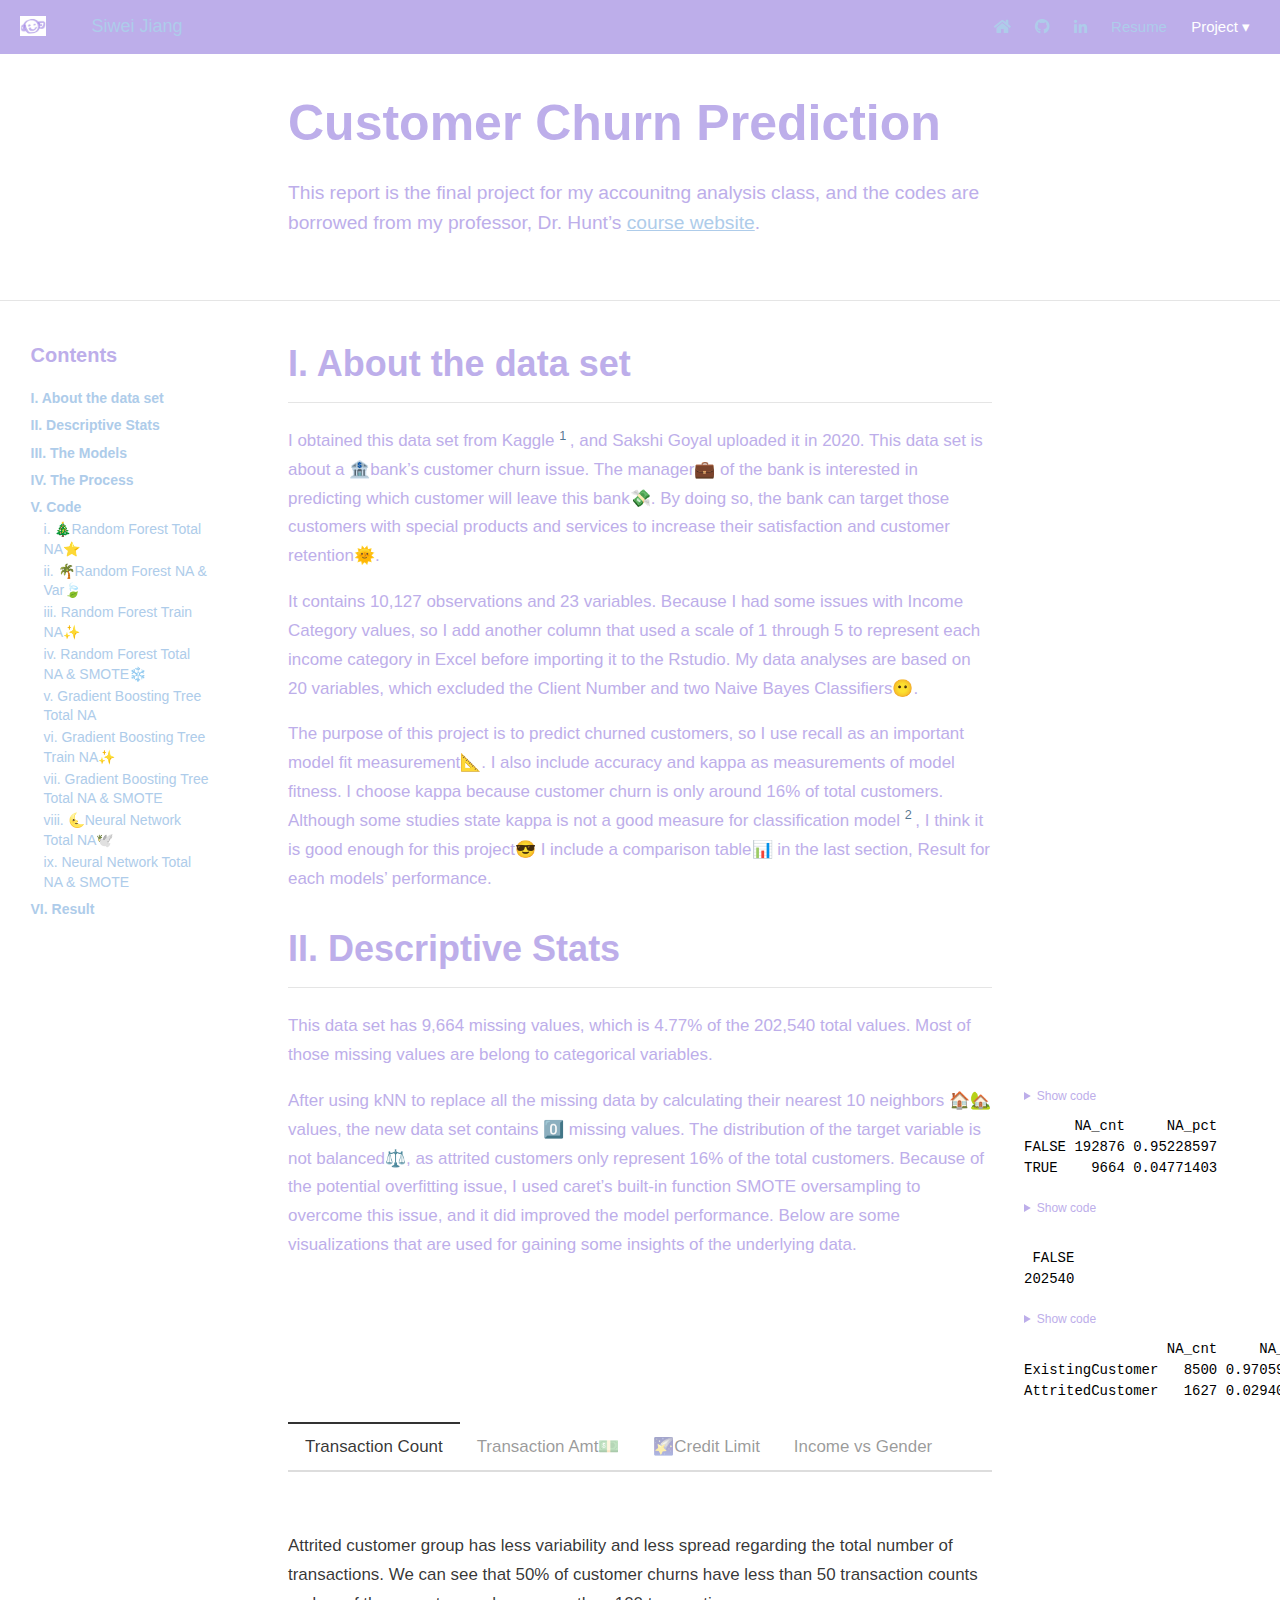
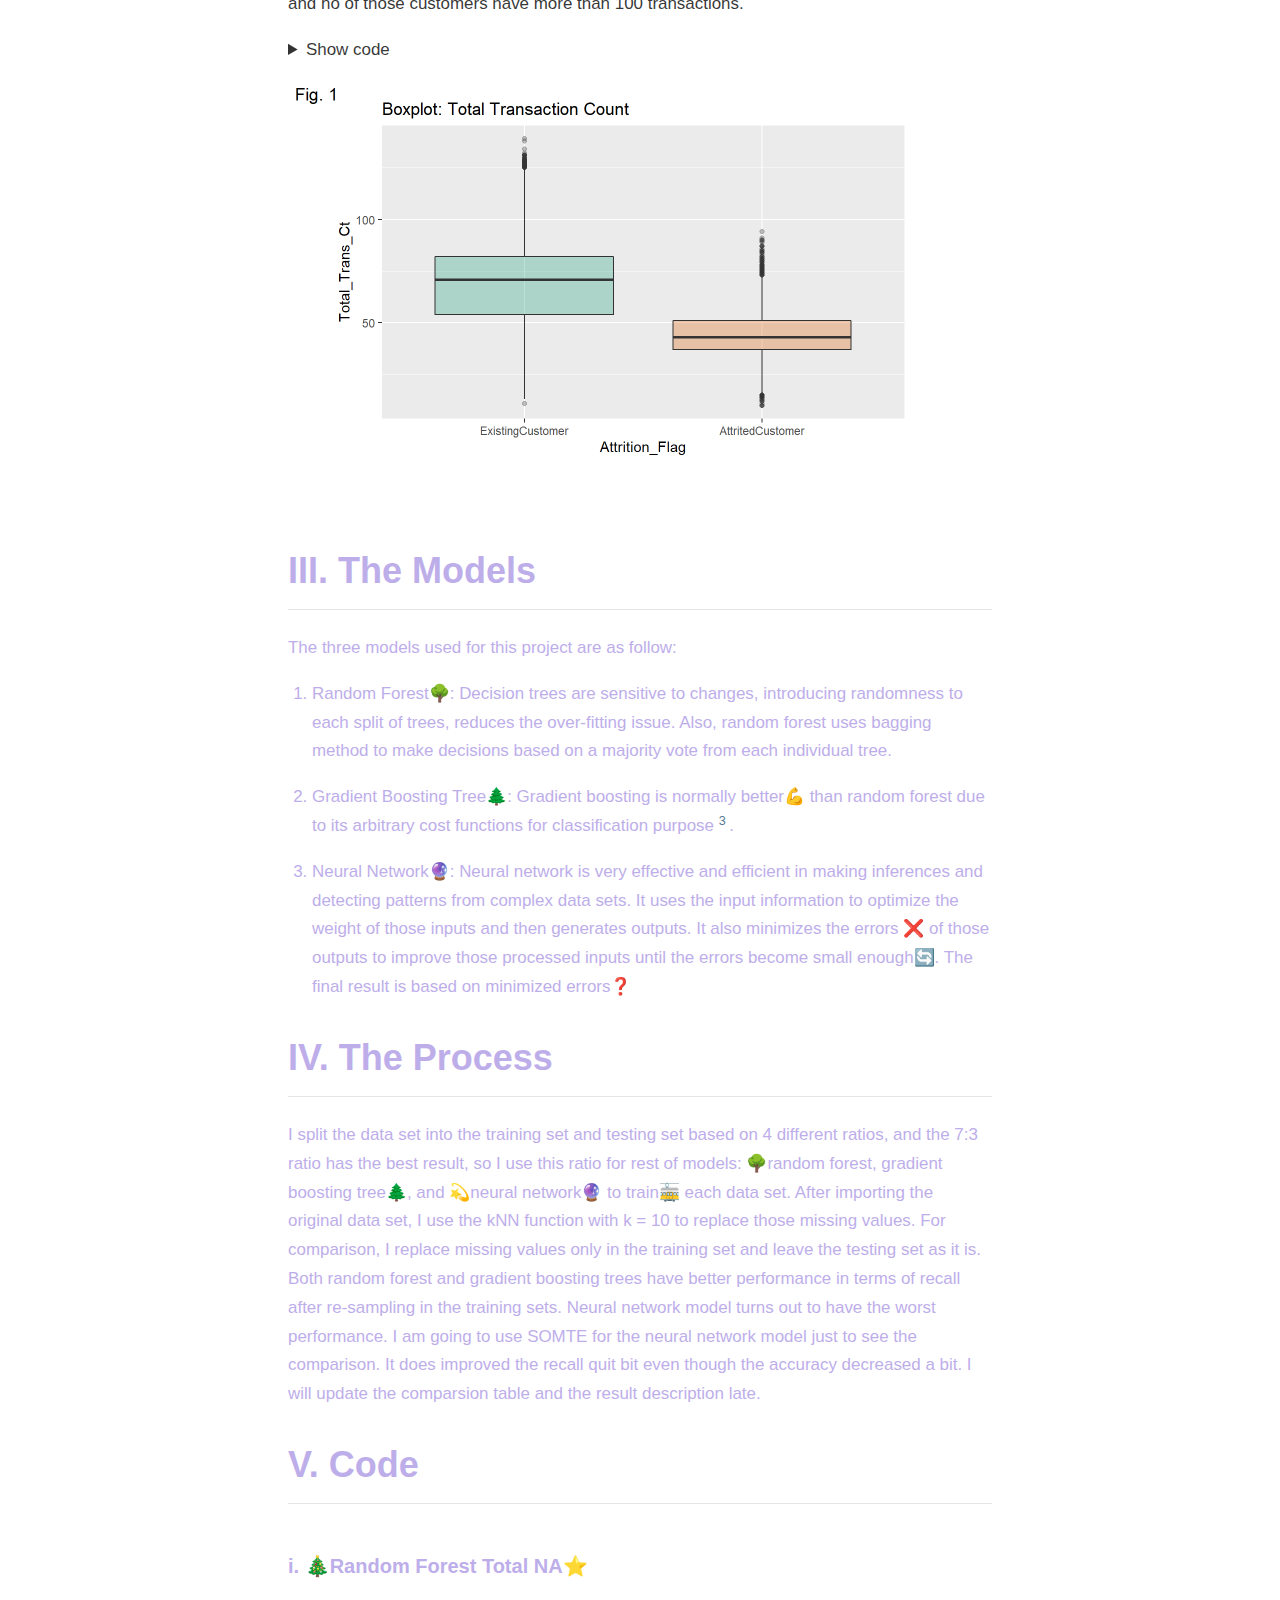
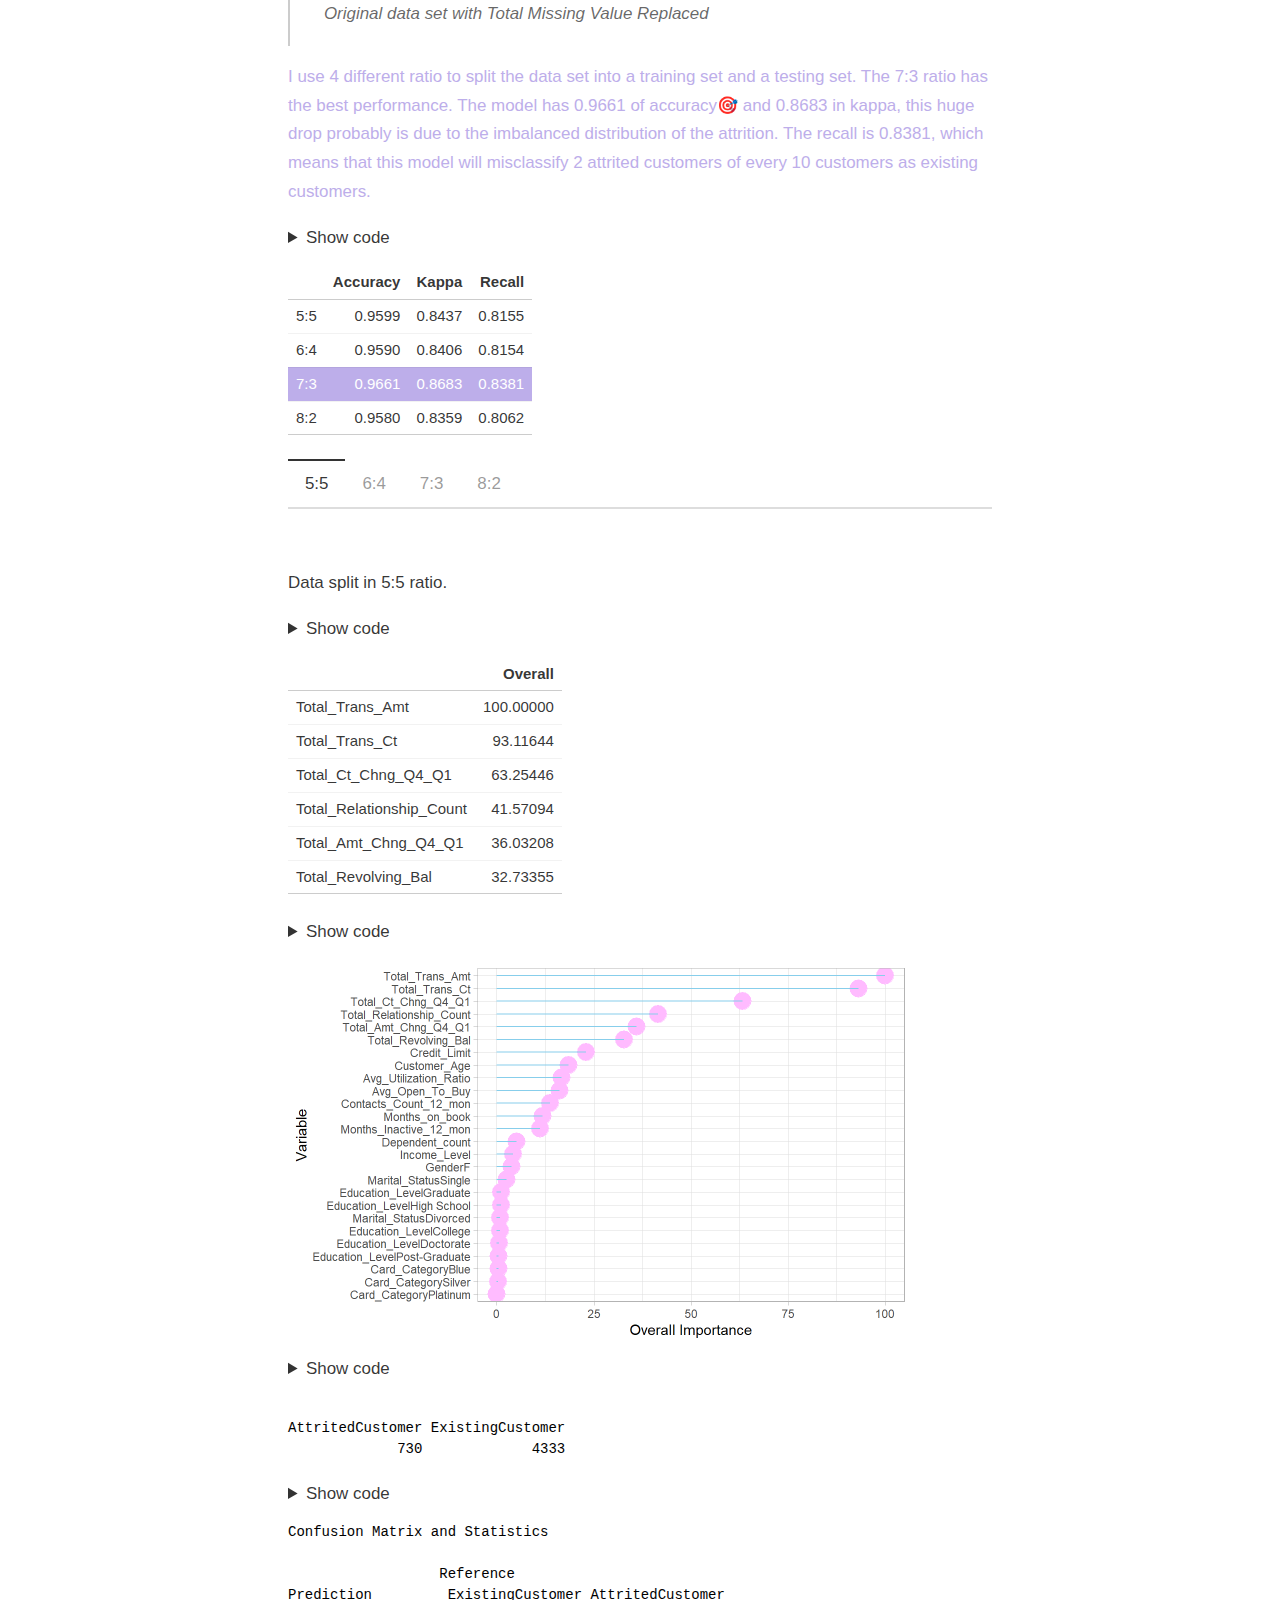
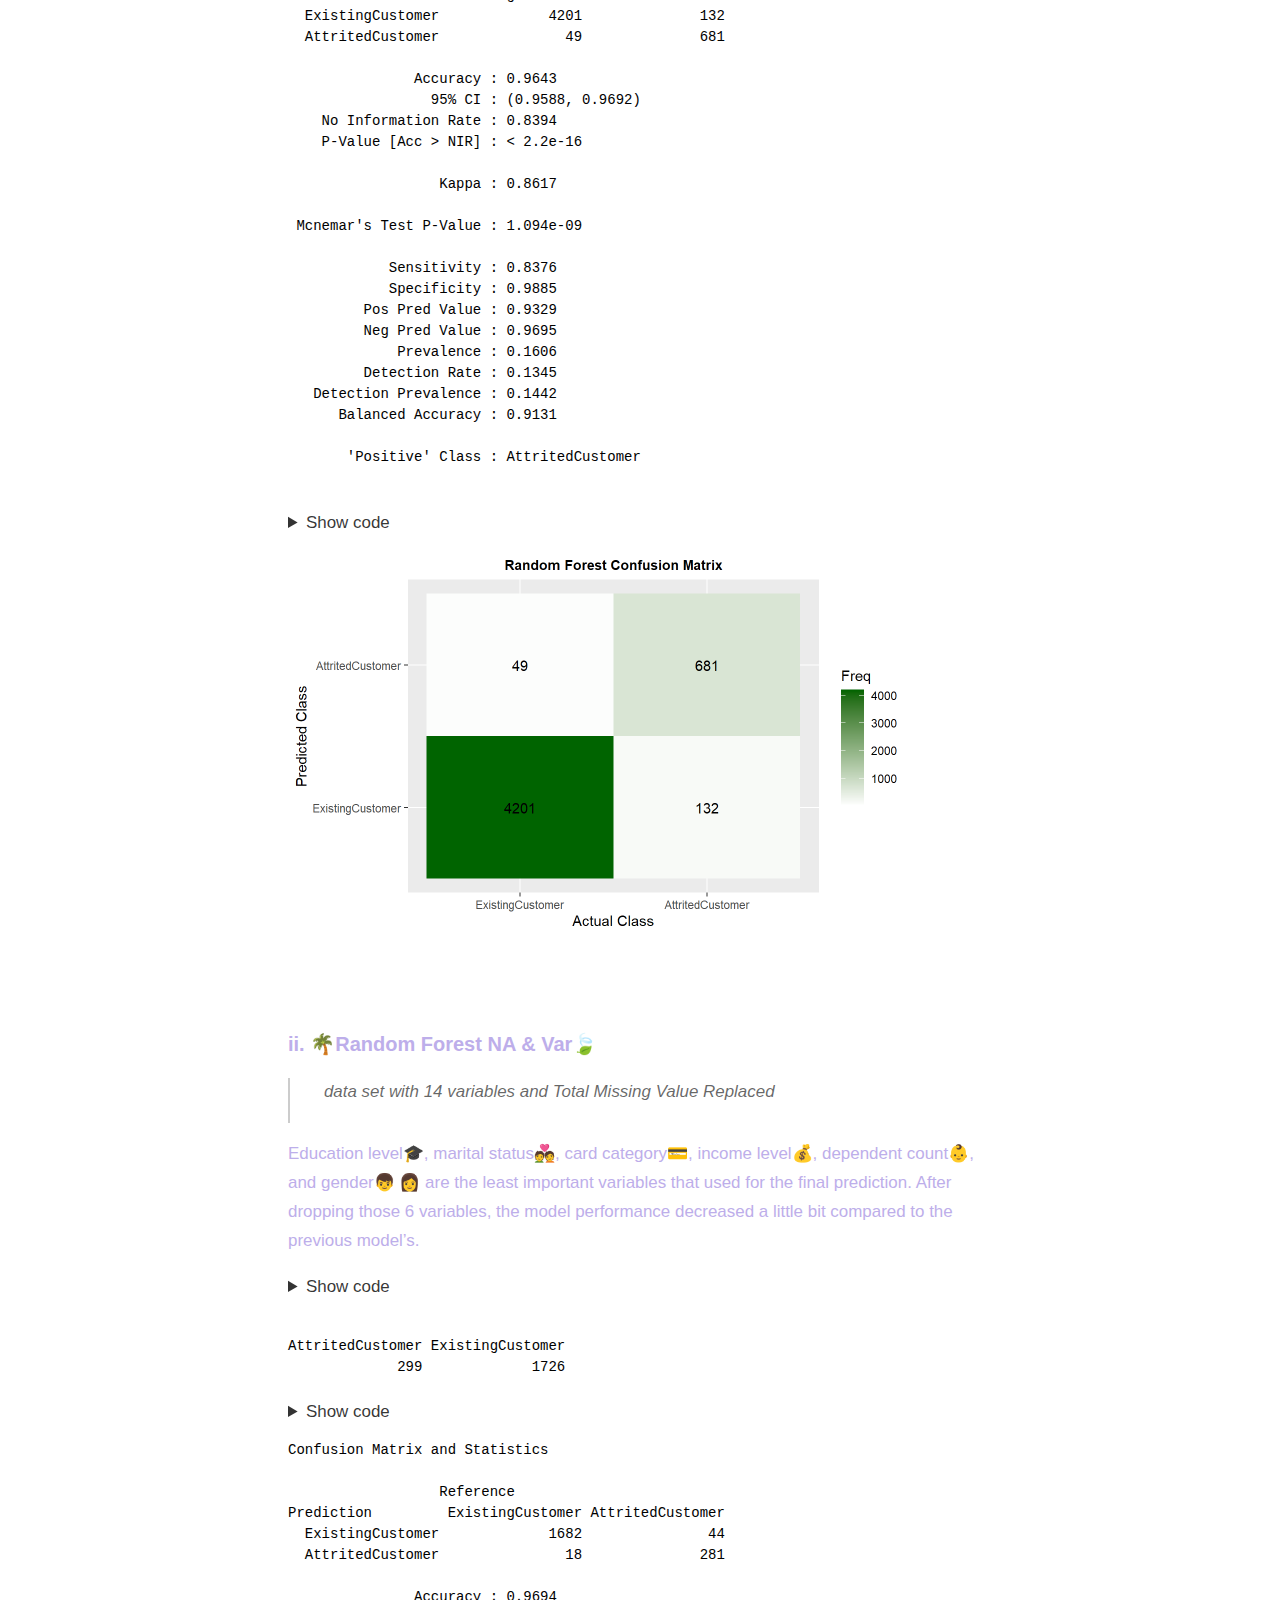
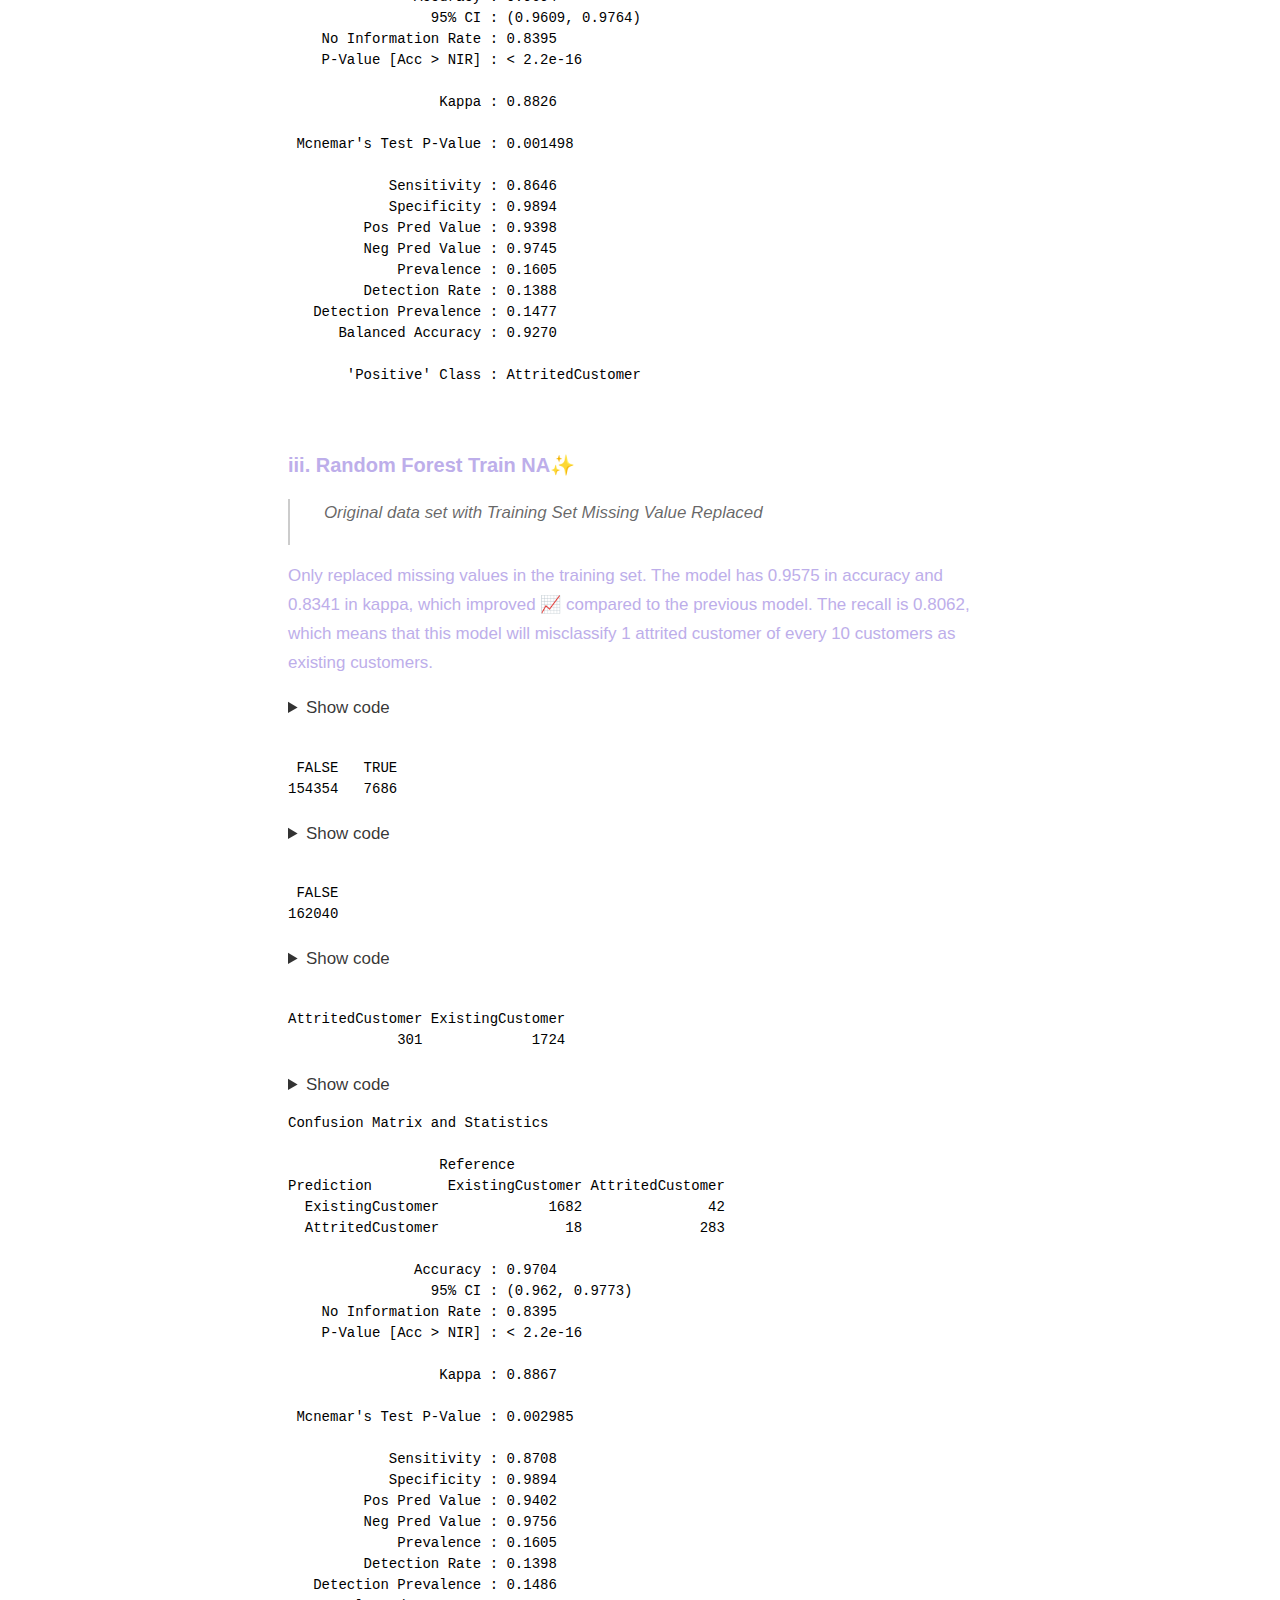
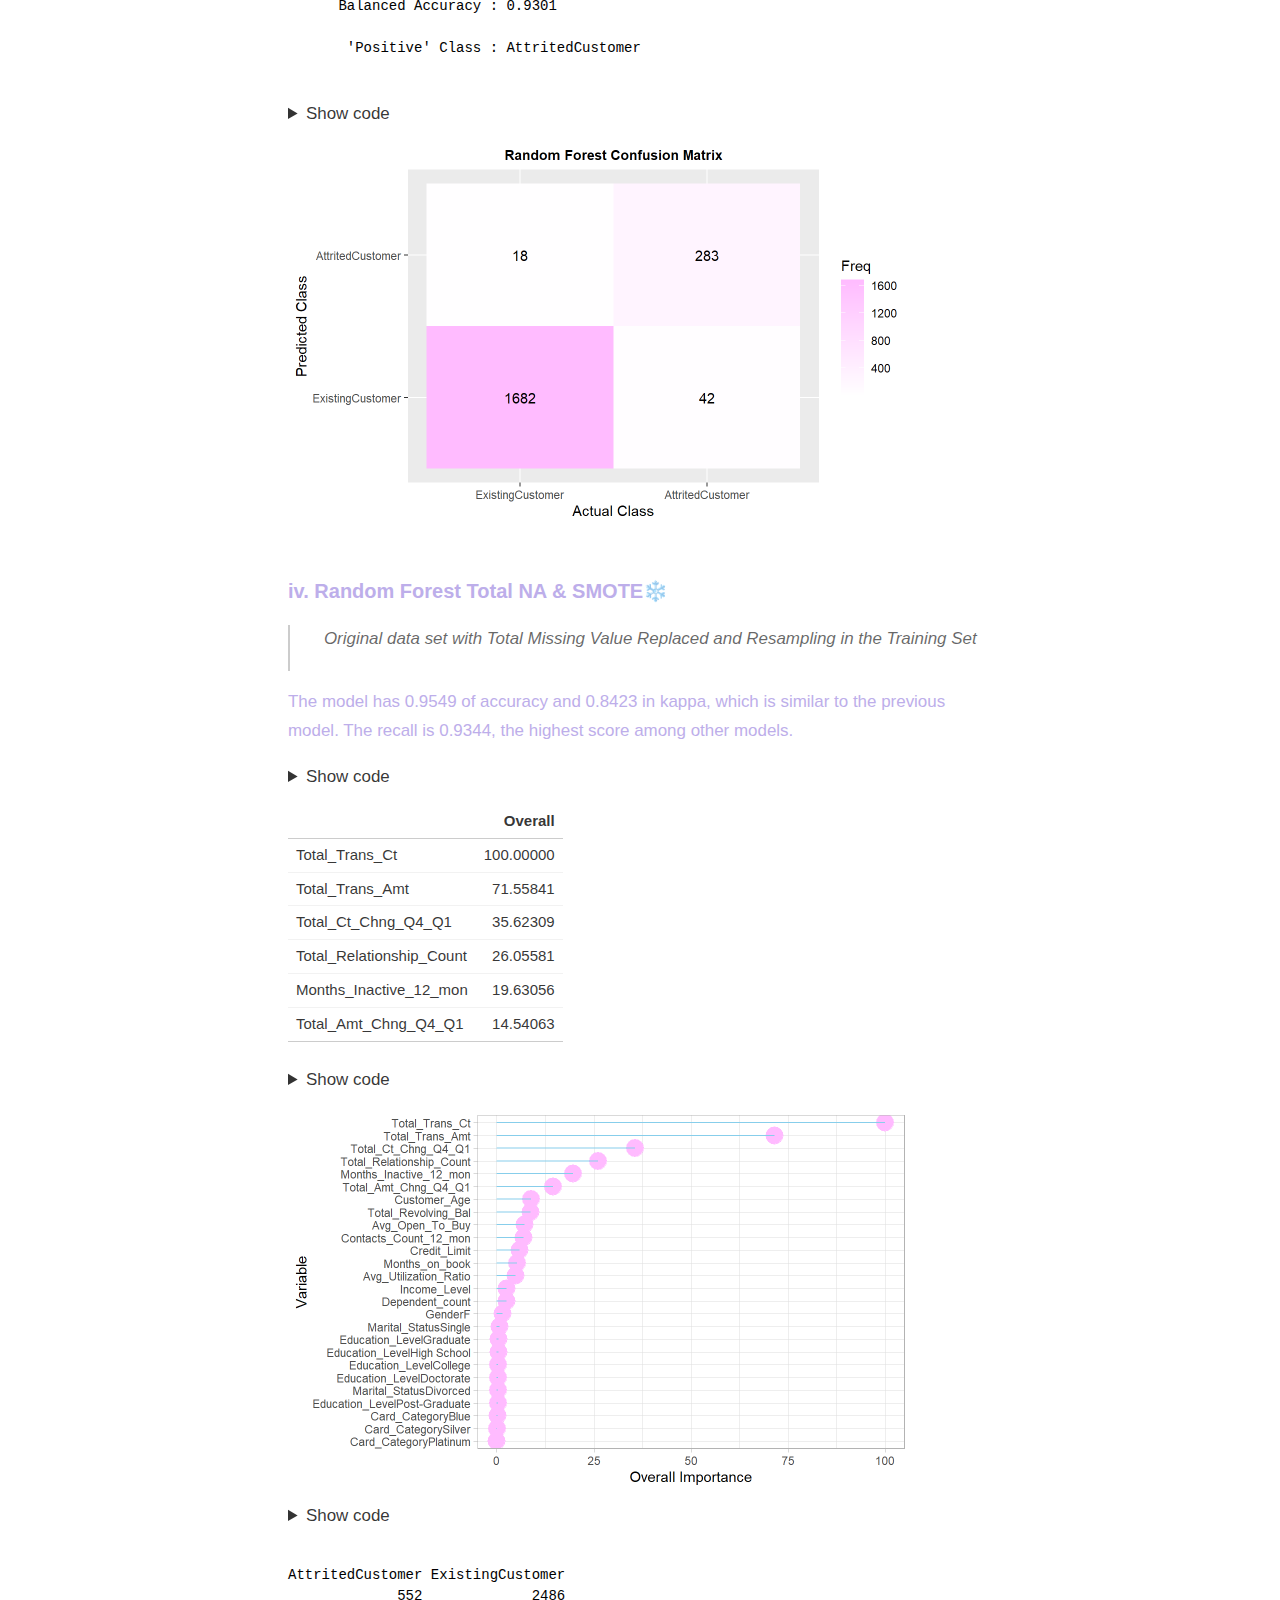
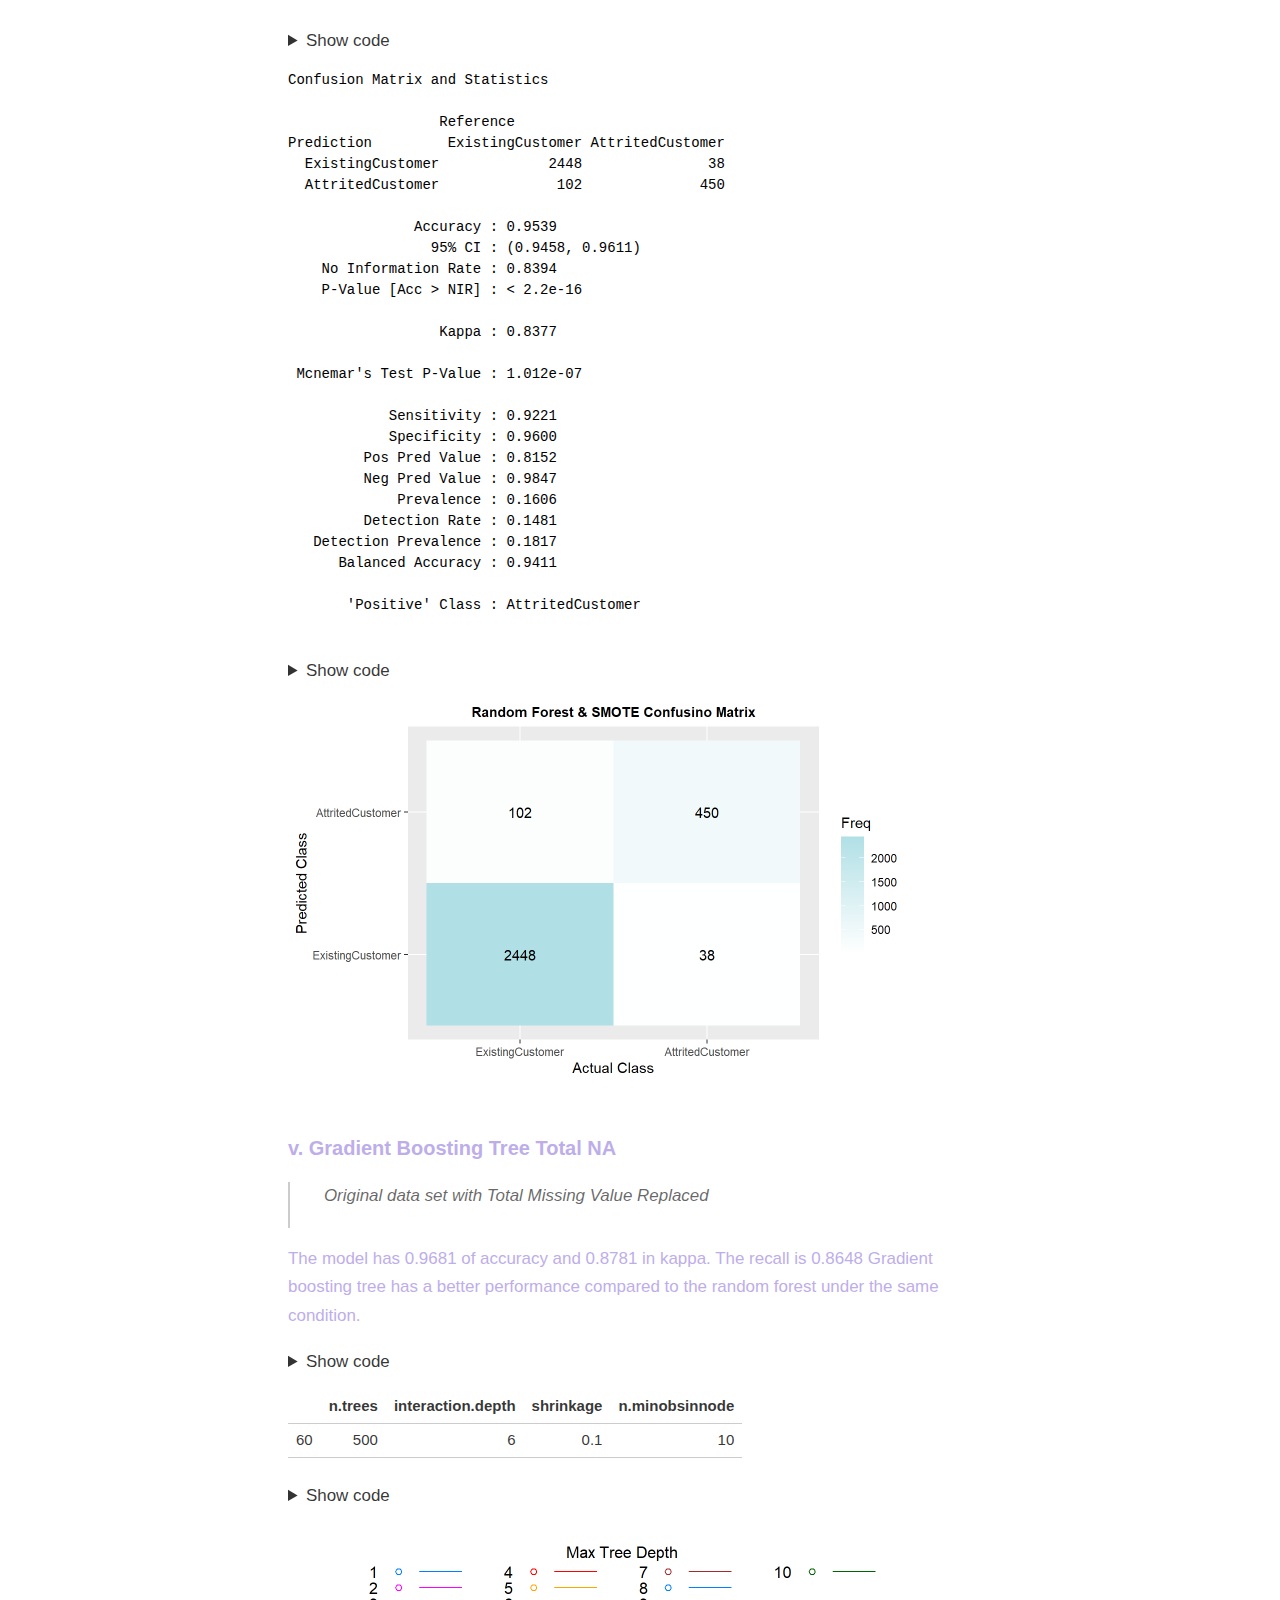
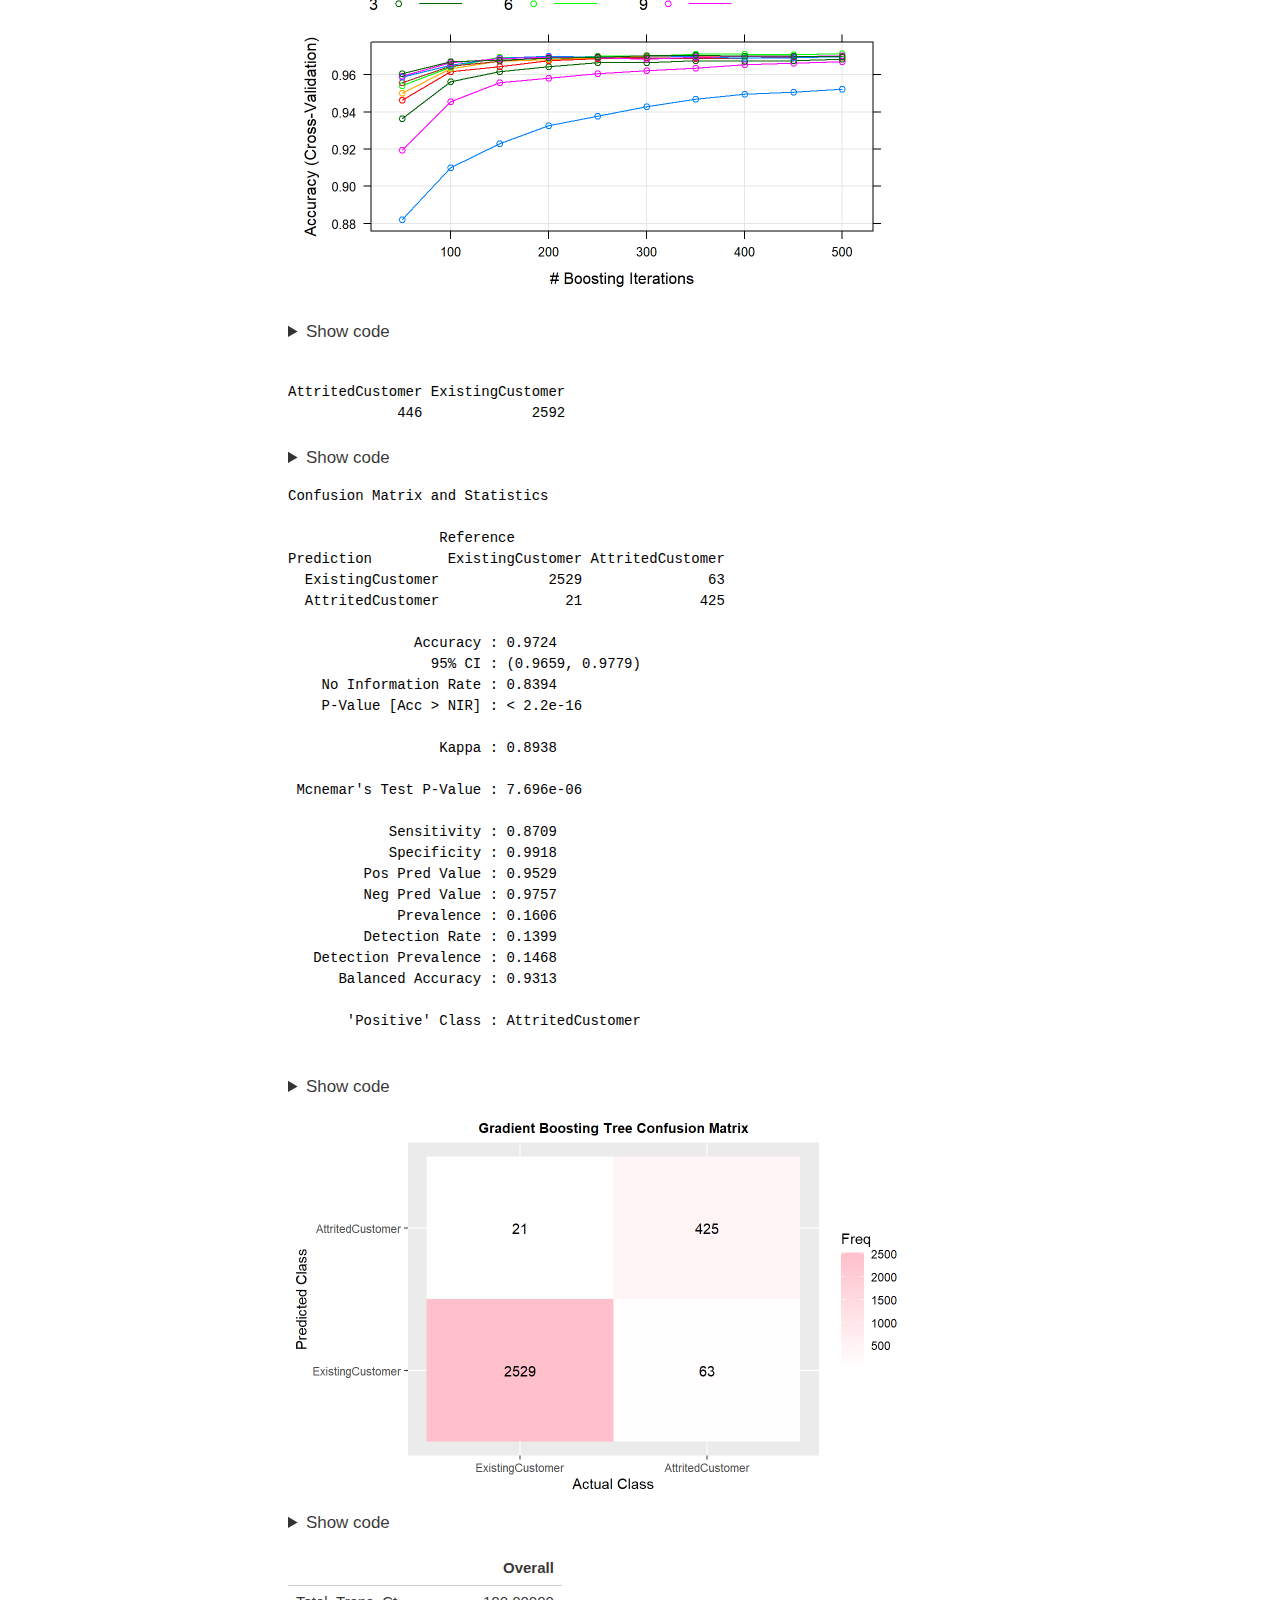
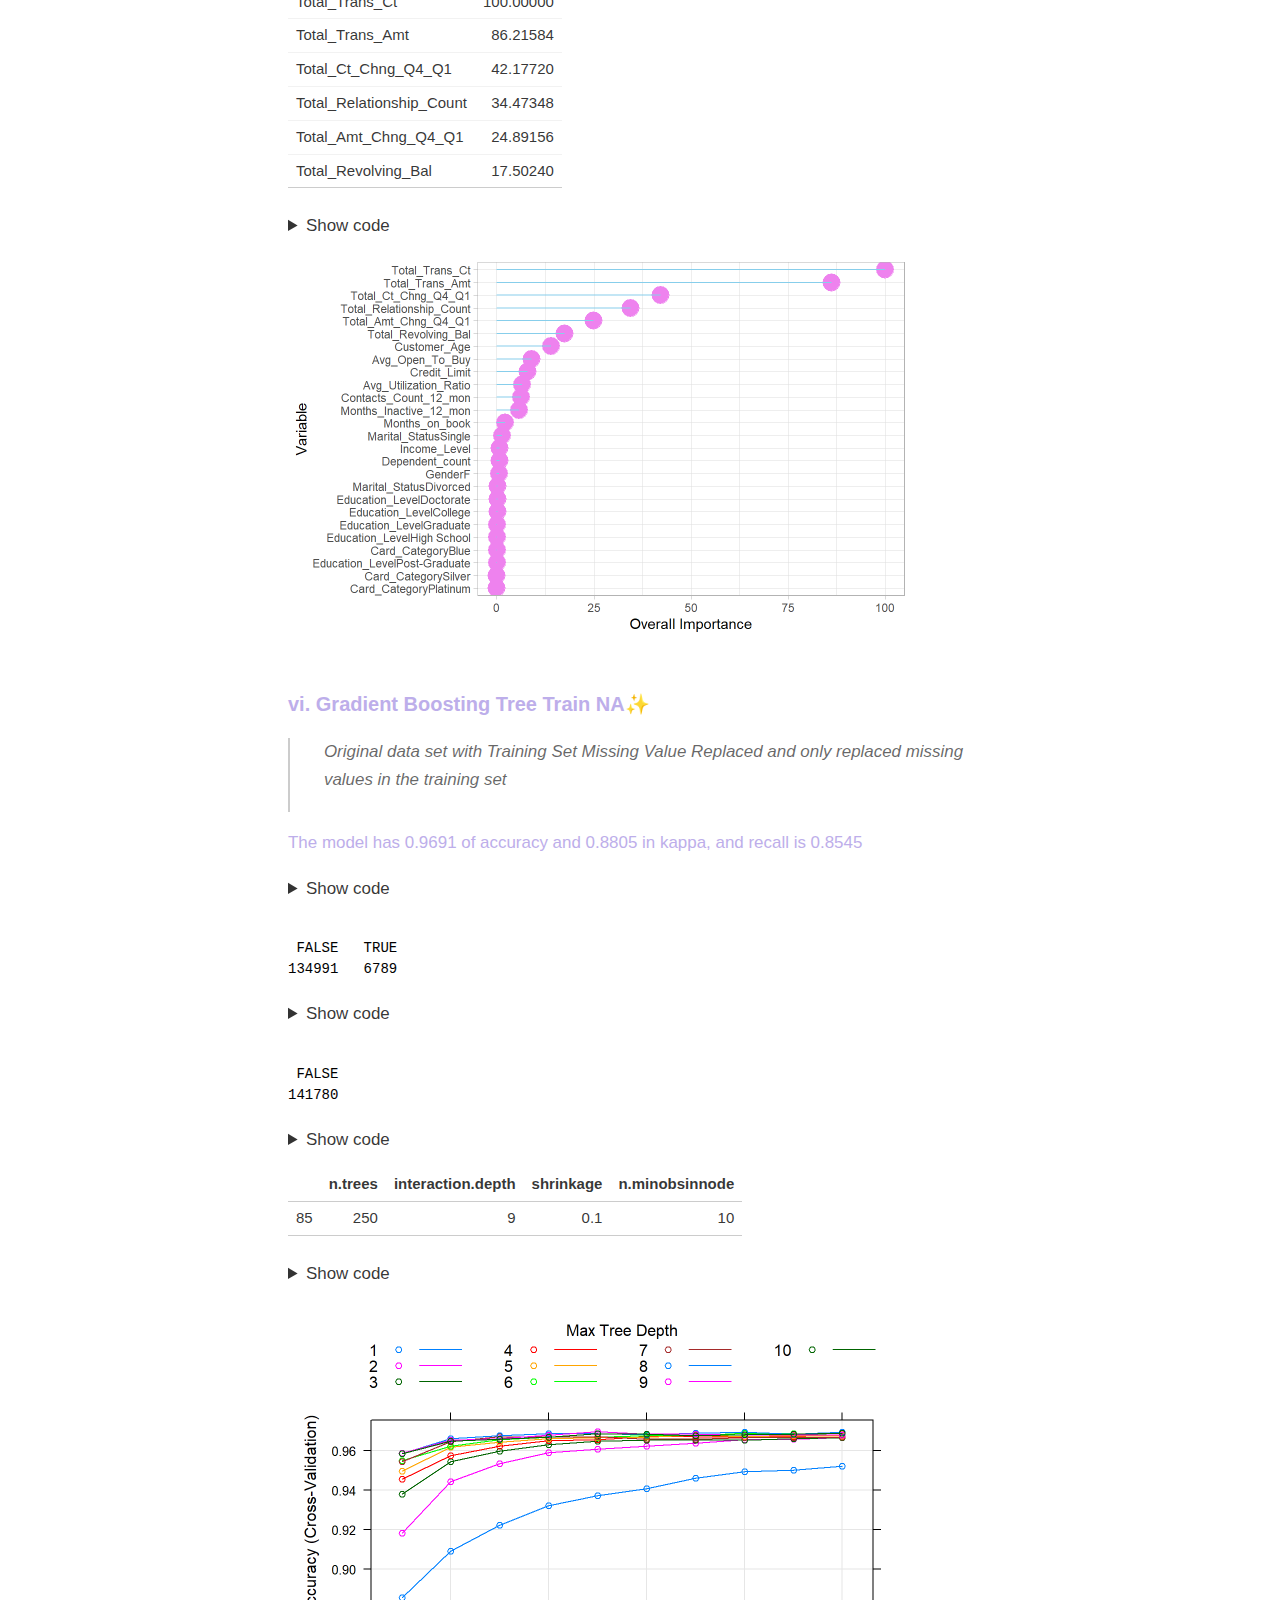
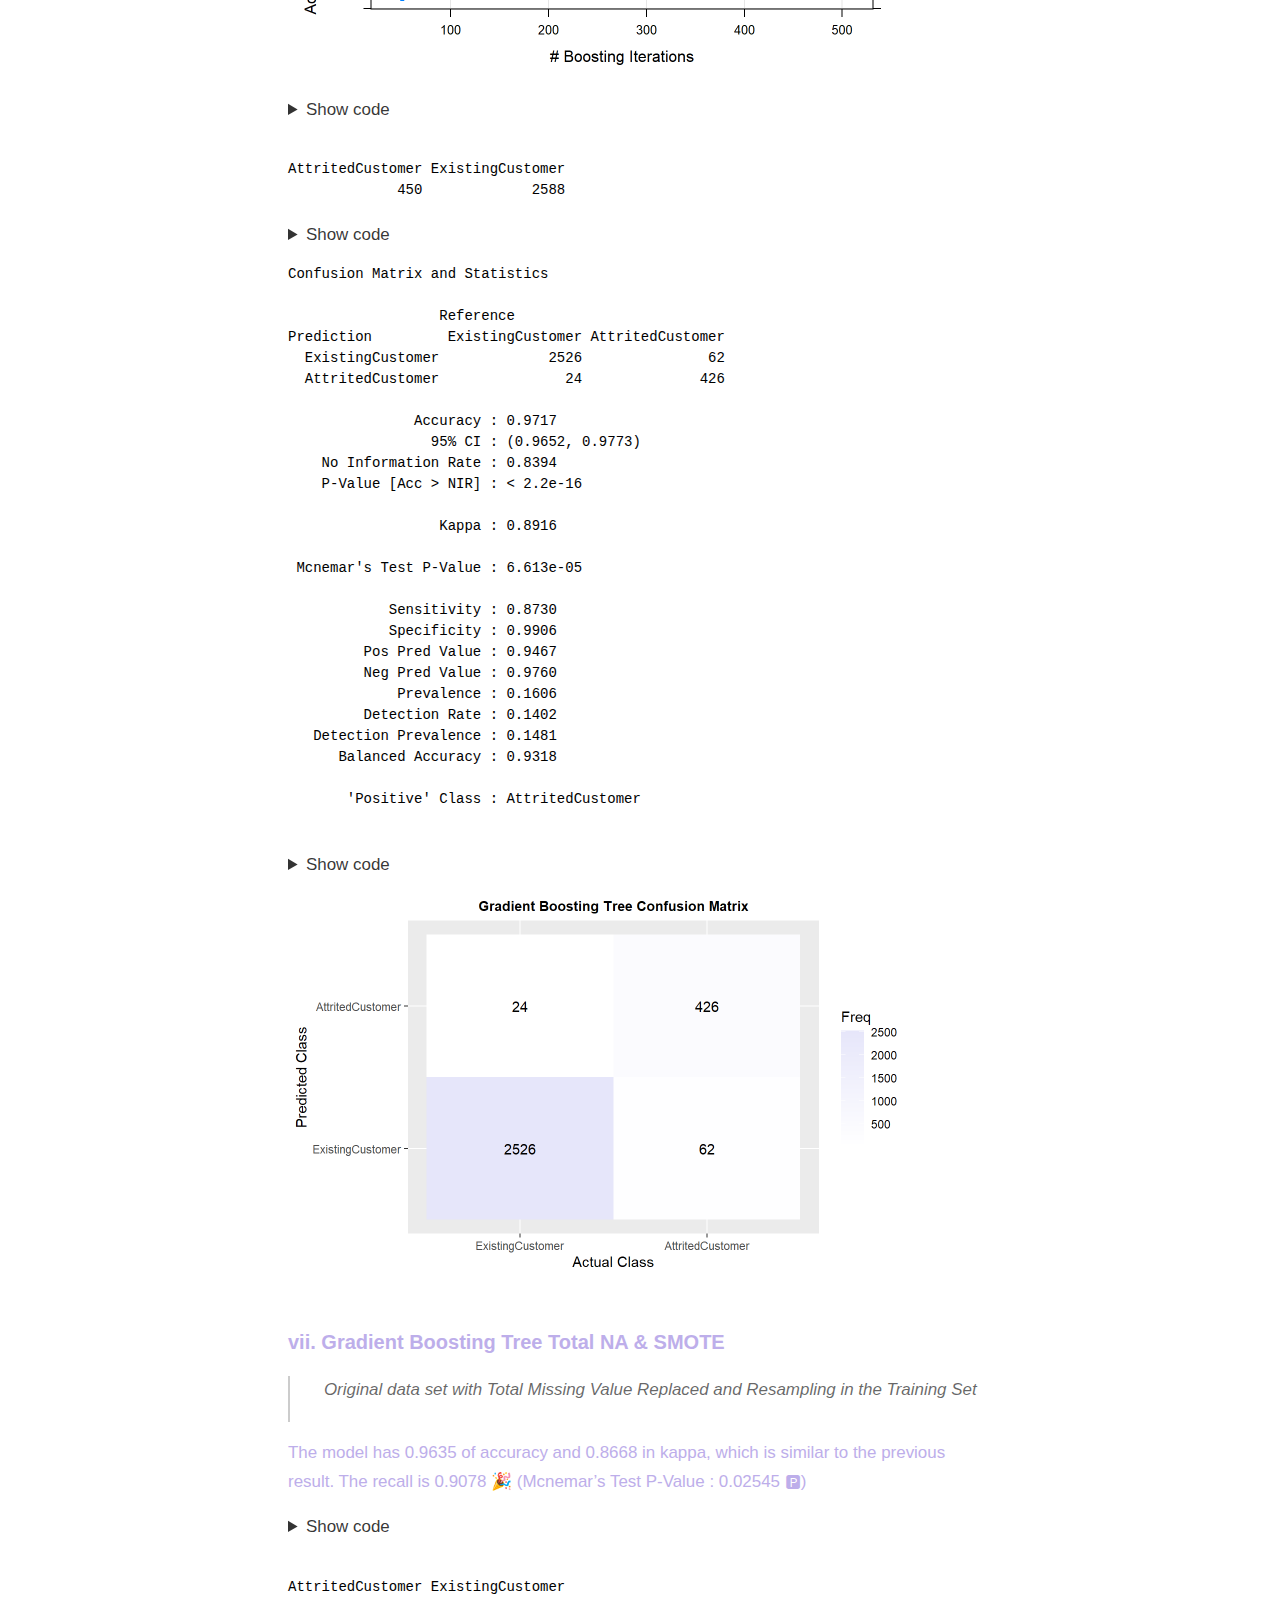
<file: docs/customer_churn_prediction.html>
<!DOCTYPE html>

<html xmlns="http://www.w3.org/1999/xhtml" lang="" xml:lang="">

<head>
  <meta charset="utf-8"/>
  <meta name="viewport" content="width=device-width, initial-scale=1"/>
  <meta http-equiv="X-UA-Compatible" content="IE=Edge,chrome=1"/>
  <meta name="generator" content="distill" />

  <style type="text/css">
  /* Hide doc at startup (prevent jankiness while JS renders/transforms) */
  body {
    visibility: hidden;
  }
  </style>

 <!--radix_placeholder_import_source-->
 <!--/radix_placeholder_import_source-->

<style type="text/css">code{white-space: pre;}</style>
<style type="text/css" data-origin="pandoc">
pre > code.sourceCode { white-space: pre; position: relative; }
pre > code.sourceCode > span { display: inline-block; line-height: 1.25; }
pre > code.sourceCode > span:empty { height: 1.2em; }
.sourceCode { overflow: visible; }
code.sourceCode > span { color: inherit; text-decoration: inherit; }
div.sourceCode { margin: 1em 0; }
pre.sourceCode { margin: 0; }
@media screen {
div.sourceCode { overflow: auto; }
}
@media print {
pre > code.sourceCode { white-space: pre-wrap; }
pre > code.sourceCode > span { text-indent: -5em; padding-left: 5em; }
}
pre.numberSource code
  { counter-reset: source-line 0; }
pre.numberSource code > span
  { position: relative; left: -4em; counter-increment: source-line; }
pre.numberSource code > span > a:first-child::before
  { content: counter(source-line);
    position: relative; left: -1em; text-align: right; vertical-align: baseline;
    border: none; display: inline-block;
    -webkit-touch-callout: none; -webkit-user-select: none;
    -khtml-user-select: none; -moz-user-select: none;
    -ms-user-select: none; user-select: none;
    padding: 0 4px; width: 4em;
    color: #aaaaaa;
  }
pre.numberSource { margin-left: 3em; border-left: 1px solid #aaaaaa;  padding-left: 4px; }
div.sourceCode
  {   }
@media screen {
pre > code.sourceCode > span > a:first-child::before { text-decoration: underline; }
}
code span.al { color: #ad0000; } /* Alert */
code span.an { color: #5e5e5e; } /* Annotation */
code span.at { color: #20794d; } /* Attribute */
code span.bn { color: #ad0000; } /* BaseN */
code span.bu { } /* BuiltIn */
code span.cf { color: #007ba5; } /* ControlFlow */
code span.ch { color: #20794d; } /* Char */
code span.cn { color: #8f5902; } /* Constant */
code span.co { color: #5e5e5e; } /* Comment */
code span.cv { color: #5e5e5e; font-style: italic; } /* CommentVar */
code span.do { color: #5e5e5e; font-style: italic; } /* Documentation */
code span.dt { color: #ad0000; } /* DataType */
code span.dv { color: #ad0000; } /* DecVal */
code span.er { color: #ad0000; } /* Error */
code span.ex { } /* Extension */
code span.fl { color: #ad0000; } /* Float */
code span.fu { color: #4758ab; } /* Function */
code span.im { } /* Import */
code span.in { color: #5e5e5e; } /* Information */
code span.kw { color: #007ba5; } /* Keyword */
code span.op { color: #5e5e5e; } /* Operator */
code span.ot { color: #007ba5; } /* Other */
code span.pp { color: #ad0000; } /* Preprocessor */
code span.sc { color: #20794d; } /* SpecialChar */
code span.ss { color: #20794d; } /* SpecialString */
code span.st { color: #20794d; } /* String */
code span.va { color: #111111; } /* Variable */
code span.vs { color: #20794d; } /* VerbatimString */
code span.wa { color: #5e5e5e; font-style: italic; } /* Warning */
</style>

  <!--radix_placeholder_meta_tags-->
  <title>Siwei Jiang: Customer Churn Prediction</title>

  <meta property="description" itemprop="description" content="This report is the final project for my accounitng analysis class, and the codes are borrowed from my professor, Dr. Hunt&#39;s [course website](https://professor-hunt.github.io/ACC8143/){target=&quot;_blank&quot;}."/>


  <!--  https://schema.org/Article -->
  <meta property="article:published" itemprop="datePublished" content="2022-01-18"/>
  <meta property="article:created" itemprop="dateCreated" content="2022-01-18"/>

  <!--  https://developers.facebook.com/docs/sharing/webmasters#markup -->
  <meta property="og:title" content="Siwei Jiang: Customer Churn Prediction"/>
  <meta property="og:type" content="article"/>
  <meta property="og:description" content="This report is the final project for my accounitng analysis class, and the codes are borrowed from my professor, Dr. Hunt&#39;s [course website](https://professor-hunt.github.io/ACC8143/){target=&quot;_blank&quot;}."/>
  <meta property="og:locale" content="en_US"/>
  <meta property="og:site_name" content="Siwei Jiang"/>

  <!--  https://dev.twitter.com/cards/types/summary -->
  <meta property="twitter:card" content="summary"/>
  <meta property="twitter:title" content="Siwei Jiang: Customer Churn Prediction"/>
  <meta property="twitter:description" content="This report is the final project for my accounitng analysis class, and the codes are borrowed from my professor, Dr. Hunt&#39;s [course website](https://professor-hunt.github.io/ACC8143/){target=&quot;_blank&quot;}."/>

  <!--/radix_placeholder_meta_tags-->
  <!--radix_placeholder_rmarkdown_metadata-->

  <script type="text/json" id="radix-rmarkdown-metadata">
  {"type":"list","attributes":{"names":{"type":"character","attributes":{},"value":["title","description","date","output"]}},"value":[{"type":"character","attributes":{},"value":["Customer Churn Prediction"]},{"type":"character","attributes":{},"value":["This report is the final project for my accounitng analysis class, and the codes are borrowed from my professor, Dr. Hunt's [course website](https://professor-hunt.github.io/ACC8143/){target=\"_blank\"}.\n"]},{"type":"character","attributes":{},"value":["2022-01-18"]},{"type":"list","attributes":{"names":{"type":"character","attributes":{},"value":["distill::distill_article"]}},"value":[{"type":"list","attributes":{"names":{"type":"character","attributes":{},"value":["toc","toc_depth","code_folding"]}},"value":[{"type":"logical","attributes":{},"value":[true]},{"type":"integer","attributes":{},"value":[3]},{"type":"logical","attributes":{},"value":[true]}]}]}]}
  </script>
  <!--/radix_placeholder_rmarkdown_metadata-->
  <!--radix_placeholder_navigation_in_header-->
  <meta name="distill:offset" content=""/>

  <script type="application/javascript">

    window.headroom_prevent_pin = false;

    window.document.addEventListener("DOMContentLoaded", function (event) {

      // initialize headroom for banner
      var header = $('header').get(0);
      var headerHeight = header.offsetHeight;
      var headroom = new Headroom(header, {
        tolerance: 5,
        onPin : function() {
          if (window.headroom_prevent_pin) {
            window.headroom_prevent_pin = false;
            headroom.unpin();
          }
        }
      });
      headroom.init();
      if(window.location.hash)
        headroom.unpin();
      $(header).addClass('headroom--transition');

      // offset scroll location for banner on hash change
      // (see: https://github.com/WickyNilliams/headroom.js/issues/38)
      window.addEventListener("hashchange", function(event) {
        window.scrollTo(0, window.pageYOffset - (headerHeight + 25));
      });

      // responsive menu
      $('.distill-site-header').each(function(i, val) {
        var topnav = $(this);
        var toggle = topnav.find('.nav-toggle');
        toggle.on('click', function() {
          topnav.toggleClass('responsive');
        });
      });

      // nav dropdowns
      $('.nav-dropbtn').click(function(e) {
        $(this).next('.nav-dropdown-content').toggleClass('nav-dropdown-active');
        $(this).parent().siblings('.nav-dropdown')
           .children('.nav-dropdown-content').removeClass('nav-dropdown-active');
      });
      $("body").click(function(e){
        $('.nav-dropdown-content').removeClass('nav-dropdown-active');
      });
      $(".nav-dropdown").click(function(e){
        e.stopPropagation();
      });
    });
  </script>

  <style type="text/css">

  /* Theme (user-documented overrideables for nav appearance) */

  .distill-site-nav {
    color: rgba(255, 255, 255, 0.8);
    background-color: #0F2E3D;
    font-size: 15px;
    font-weight: 300;
  }

  .distill-site-nav a {
    color: inherit;
    text-decoration: none;
  }

  .distill-site-nav a:hover {
    color: white;
  }

  @media print {
    .distill-site-nav {
      display: none;
    }
  }

  .distill-site-header {

  }

  .distill-site-footer {

  }


  /* Site Header */

  .distill-site-header {
    width: 100%;
    box-sizing: border-box;
    z-index: 3;
  }

  .distill-site-header .nav-left {
    display: inline-block;
    margin-left: 8px;
  }

  @media screen and (max-width: 768px) {
    .distill-site-header .nav-left {
      margin-left: 0;
    }
  }


  .distill-site-header .nav-right {
    float: right;
    margin-right: 8px;
  }

  .distill-site-header a,
  .distill-site-header .title {
    display: inline-block;
    text-align: center;
    padding: 14px 10px 14px 10px;
  }

  .distill-site-header .title {
    font-size: 18px;
    min-width: 150px;
  }

  .distill-site-header .logo {
    padding: 0;
  }

  .distill-site-header .logo img {
    display: none;
    max-height: 20px;
    width: auto;
    margin-bottom: -4px;
  }

  .distill-site-header .nav-image img {
    max-height: 18px;
    width: auto;
    display: inline-block;
    margin-bottom: -3px;
  }



  @media screen and (min-width: 1000px) {
    .distill-site-header .logo img {
      display: inline-block;
    }
    .distill-site-header .nav-left {
      margin-left: 20px;
    }
    .distill-site-header .nav-right {
      margin-right: 20px;
    }
    .distill-site-header .title {
      padding-left: 12px;
    }
  }


  .distill-site-header .nav-toggle {
    display: none;
  }

  .nav-dropdown {
    display: inline-block;
    position: relative;
  }

  .nav-dropdown .nav-dropbtn {
    border: none;
    outline: none;
    color: rgba(255, 255, 255, 0.8);
    padding: 16px 10px;
    background-color: transparent;
    font-family: inherit;
    font-size: inherit;
    font-weight: inherit;
    margin: 0;
    margin-top: 1px;
    z-index: 2;
  }

  .nav-dropdown-content {
    display: none;
    position: absolute;
    background-color: white;
    min-width: 200px;
    border: 1px solid rgba(0,0,0,0.15);
    border-radius: 4px;
    box-shadow: 0px 8px 16px 0px rgba(0,0,0,0.1);
    z-index: 1;
    margin-top: 2px;
    white-space: nowrap;
    padding-top: 4px;
    padding-bottom: 4px;
  }

  .nav-dropdown-content hr {
    margin-top: 4px;
    margin-bottom: 4px;
    border: none;
    border-bottom: 1px solid rgba(0, 0, 0, 0.1);
  }

  .nav-dropdown-active {
    display: block;
  }

  .nav-dropdown-content a, .nav-dropdown-content .nav-dropdown-header {
    color: black;
    padding: 6px 24px;
    text-decoration: none;
    display: block;
    text-align: left;
  }

  .nav-dropdown-content .nav-dropdown-header {
    display: block;
    padding: 5px 24px;
    padding-bottom: 0;
    text-transform: uppercase;
    font-size: 14px;
    color: #999999;
    white-space: nowrap;
  }

  .nav-dropdown:hover .nav-dropbtn {
    color: white;
  }

  .nav-dropdown-content a:hover {
    background-color: #ddd;
    color: black;
  }

  .nav-right .nav-dropdown-content {
    margin-left: -45%;
    right: 0;
  }

  @media screen and (max-width: 768px) {
    .distill-site-header a, .distill-site-header .nav-dropdown  {display: none;}
    .distill-site-header a.nav-toggle {
      float: right;
      display: block;
    }
    .distill-site-header .title {
      margin-left: 0;
    }
    .distill-site-header .nav-right {
      margin-right: 0;
    }
    .distill-site-header {
      overflow: hidden;
    }
    .nav-right .nav-dropdown-content {
      margin-left: 0;
    }
  }


  @media screen and (max-width: 768px) {
    .distill-site-header.responsive {position: relative; min-height: 500px; }
    .distill-site-header.responsive a.nav-toggle {
      position: absolute;
      right: 0;
      top: 0;
    }
    .distill-site-header.responsive a,
    .distill-site-header.responsive .nav-dropdown {
      display: block;
      text-align: left;
    }
    .distill-site-header.responsive .nav-left,
    .distill-site-header.responsive .nav-right {
      width: 100%;
    }
    .distill-site-header.responsive .nav-dropdown {float: none;}
    .distill-site-header.responsive .nav-dropdown-content {position: relative;}
    .distill-site-header.responsive .nav-dropdown .nav-dropbtn {
      display: block;
      width: 100%;
      text-align: left;
    }
  }

  /* Site Footer */

  .distill-site-footer {
    width: 100%;
    overflow: hidden;
    box-sizing: border-box;
    z-index: 3;
    margin-top: 30px;
    padding-top: 30px;
    padding-bottom: 30px;
    text-align: center;
  }

  /* Headroom */

  d-title {
    padding-top: 6rem;
  }

  @media print {
    d-title {
      padding-top: 4rem;
    }
  }

  .headroom {
    z-index: 1000;
    position: fixed;
    top: 0;
    left: 0;
    right: 0;
  }

  .headroom--transition {
    transition: all .4s ease-in-out;
  }

  .headroom--unpinned {
    top: -100px;
  }

  .headroom--pinned {
    top: 0;
  }

  /* adjust viewport for navbar height */
  /* helps vertically center bootstrap (non-distill) content */
  .min-vh-100 {
    min-height: calc(100vh - 100px) !important;
  }

  </style>

  <script src="site_libs/jquery-3.6.0/jquery-3.6.0.min.js"></script>
  <link href="site_libs/font-awesome-5.1.0/css/all.css" rel="stylesheet"/>
  <link href="site_libs/font-awesome-5.1.0/css/v4-shims.css" rel="stylesheet"/>
  <script src="site_libs/headroom-0.9.4/headroom.min.js"></script>
  <!--/radix_placeholder_navigation_in_header-->
  <!--radix_placeholder_distill-->

  <style type="text/css">

  body {
    background-color: white;
  }

  .pandoc-table {
    width: 100%;
  }

  .pandoc-table>caption {
    margin-bottom: 10px;
  }

  .pandoc-table th:not([align]) {
    text-align: left;
  }

  .pagedtable-footer {
    font-size: 15px;
  }

  d-byline .byline {
    grid-template-columns: 2fr 2fr;
  }

  d-byline .byline h3 {
    margin-block-start: 1.5em;
  }

  d-byline .byline .authors-affiliations h3 {
    margin-block-start: 0.5em;
  }

  .authors-affiliations .orcid-id {
    width: 16px;
    height:16px;
    margin-left: 4px;
    margin-right: 4px;
    vertical-align: middle;
    padding-bottom: 2px;
  }

  d-title .dt-tags {
    margin-top: 1em;
    grid-column: text;
  }

  .dt-tags .dt-tag {
    text-decoration: none;
    display: inline-block;
    color: rgba(0,0,0,0.6);
    padding: 0em 0.4em;
    margin-right: 0.5em;
    margin-bottom: 0.4em;
    font-size: 70%;
    border: 1px solid rgba(0,0,0,0.2);
    border-radius: 3px;
    text-transform: uppercase;
    font-weight: 500;
  }

  d-article table.gt_table td,
  d-article table.gt_table th {
    border-bottom: none;
  }

  .html-widget {
    margin-bottom: 2.0em;
  }

  .l-screen-inset {
    padding-right: 16px;
  }

  .l-screen .caption {
    margin-left: 10px;
  }

  .shaded {
    background: rgb(247, 247, 247);
    padding-top: 20px;
    padding-bottom: 20px;
    border-top: 1px solid rgba(0, 0, 0, 0.1);
    border-bottom: 1px solid rgba(0, 0, 0, 0.1);
  }

  .shaded .html-widget {
    margin-bottom: 0;
    border: 1px solid rgba(0, 0, 0, 0.1);
  }

  .shaded .shaded-content {
    background: white;
  }

  .text-output {
    margin-top: 0;
    line-height: 1.5em;
  }

  .hidden {
    display: none !important;
  }

  d-article {
    padding-top: 2.5rem;
    padding-bottom: 30px;
  }

  d-appendix {
    padding-top: 30px;
  }

  d-article>p>img {
    width: 100%;
  }

  d-article h2 {
    margin: 1rem 0 1.5rem 0;
  }

  d-article h3 {
    margin-top: 1.5rem;
  }

  d-article iframe {
    border: 1px solid rgba(0, 0, 0, 0.1);
    margin-bottom: 2.0em;
    width: 100%;
  }

  /* Tweak code blocks */

  d-article div.sourceCode code,
  d-article pre code {
    font-family: Consolas, Monaco, 'Andale Mono', 'Ubuntu Mono', monospace;
  }

  d-article pre,
  d-article div.sourceCode,
  d-article div.sourceCode pre {
    overflow: auto;
  }

  d-article div.sourceCode {
    background-color: white;
  }

  d-article div.sourceCode pre {
    padding-left: 10px;
    font-size: 12px;
    border-left: 2px solid rgba(0,0,0,0.1);
  }

  d-article pre {
    font-size: 12px;
    color: black;
    background: none;
    margin-top: 0;
    text-align: left;
    white-space: pre;
    word-spacing: normal;
    word-break: normal;
    word-wrap: normal;
    line-height: 1.5;

    -moz-tab-size: 4;
    -o-tab-size: 4;
    tab-size: 4;

    -webkit-hyphens: none;
    -moz-hyphens: none;
    -ms-hyphens: none;
    hyphens: none;
  }

  d-article pre a {
    border-bottom: none;
  }

  d-article pre a:hover {
    border-bottom: none;
    text-decoration: underline;
  }

  d-article details {
    grid-column: text;
    margin-bottom: 0.8em;
  }

  @media(min-width: 768px) {

  d-article pre,
  d-article div.sourceCode,
  d-article div.sourceCode pre {
    overflow: visible !important;
  }

  d-article div.sourceCode pre {
    padding-left: 18px;
    font-size: 14px;
  }

  d-article pre {
    font-size: 14px;
  }

  }

  figure img.external {
    background: white;
    border: 1px solid rgba(0, 0, 0, 0.1);
    box-shadow: 0 1px 8px rgba(0, 0, 0, 0.1);
    padding: 18px;
    box-sizing: border-box;
  }

  /* CSS for d-contents */

  .d-contents {
    grid-column: text;
    color: rgba(0,0,0,0.8);
    font-size: 0.9em;
    padding-bottom: 1em;
    margin-bottom: 1em;
    padding-bottom: 0.5em;
    margin-bottom: 1em;
    padding-left: 0.25em;
    justify-self: start;
  }

  @media(min-width: 1000px) {
    .d-contents.d-contents-float {
      height: 0;
      grid-column-start: 1;
      grid-column-end: 4;
      justify-self: center;
      padding-right: 3em;
      padding-left: 2em;
    }
  }

  .d-contents nav h3 {
    font-size: 18px;
    margin-top: 0;
    margin-bottom: 1em;
  }

  .d-contents li {
    list-style-type: none
  }

  .d-contents nav > ul {
    padding-left: 0;
  }

  .d-contents ul {
    padding-left: 1em
  }

  .d-contents nav ul li {
    margin-top: 0.6em;
    margin-bottom: 0.2em;
  }

  .d-contents nav a {
    font-size: 13px;
    border-bottom: none;
    text-decoration: none
    color: rgba(0, 0, 0, 0.8);
  }

  .d-contents nav a:hover {
    text-decoration: underline solid rgba(0, 0, 0, 0.6)
  }

  .d-contents nav > ul > li > a {
    font-weight: 600;
  }

  .d-contents nav > ul > li > ul {
    font-weight: inherit;
  }

  .d-contents nav > ul > li > ul > li {
    margin-top: 0.2em;
  }


  .d-contents nav ul {
    margin-top: 0;
    margin-bottom: 0.25em;
  }

  .d-article-with-toc h2:nth-child(2) {
    margin-top: 0;
  }


  /* Figure */

  .figure {
    position: relative;
    margin-bottom: 2.5em;
    margin-top: 1.5em;
  }

  .figure img {
    width: 100%;
  }

  .figure .caption {
    color: rgba(0, 0, 0, 0.6);
    font-size: 12px;
    line-height: 1.5em;
  }

  .figure img.external {
    background: white;
    border: 1px solid rgba(0, 0, 0, 0.1);
    box-shadow: 0 1px 8px rgba(0, 0, 0, 0.1);
    padding: 18px;
    box-sizing: border-box;
  }

  .figure .caption a {
    color: rgba(0, 0, 0, 0.6);
  }

  .figure .caption b,
  .figure .caption strong, {
    font-weight: 600;
    color: rgba(0, 0, 0, 1.0);
  }

  /* Citations */

  d-article .citation {
    color: inherit;
    cursor: inherit;
  }

  div.hanging-indent{
    margin-left: 1em; text-indent: -1em;
  }

  /* Citation hover box */

  .tippy-box[data-theme~=light-border] {
    background-color: rgba(250, 250, 250, 0.95);
  }

  .tippy-content > p {
    margin-bottom: 0;
    padding: 2px;
  }


  /* Tweak 1000px media break to show more text */

  @media(min-width: 1000px) {
    .base-grid,
    distill-header,
    d-title,
    d-abstract,
    d-article,
    d-appendix,
    distill-appendix,
    d-byline,
    d-footnote-list,
    d-citation-list,
    distill-footer {
      grid-template-columns: [screen-start] 1fr [page-start kicker-start] 80px [middle-start] 50px [text-start kicker-end] 65px 65px 65px 65px 65px 65px 65px 65px [text-end gutter-start] 65px [middle-end] 65px [page-end gutter-end] 1fr [screen-end];
      grid-column-gap: 16px;
    }

    .grid {
      grid-column-gap: 16px;
    }

    d-article {
      font-size: 1.06rem;
      line-height: 1.7em;
    }
    figure .caption, .figure .caption, figure figcaption {
      font-size: 13px;
    }
  }

  @media(min-width: 1180px) {
    .base-grid,
    distill-header,
    d-title,
    d-abstract,
    d-article,
    d-appendix,
    distill-appendix,
    d-byline,
    d-footnote-list,
    d-citation-list,
    distill-footer {
      grid-template-columns: [screen-start] 1fr [page-start kicker-start] 60px [middle-start] 60px [text-start kicker-end] 60px 60px 60px 60px 60px 60px 60px 60px [text-end gutter-start] 60px [middle-end] 60px [page-end gutter-end] 1fr [screen-end];
      grid-column-gap: 32px;
    }

    .grid {
      grid-column-gap: 32px;
    }
  }


  /* Get the citation styles for the appendix (not auto-injected on render since
     we do our own rendering of the citation appendix) */

  d-appendix .citation-appendix,
  .d-appendix .citation-appendix {
    font-size: 11px;
    line-height: 15px;
    border-left: 1px solid rgba(0, 0, 0, 0.1);
    padding-left: 18px;
    border: 1px solid rgba(0,0,0,0.1);
    background: rgba(0, 0, 0, 0.02);
    padding: 10px 18px;
    border-radius: 3px;
    color: rgba(150, 150, 150, 1);
    overflow: hidden;
    margin-top: -12px;
    white-space: pre-wrap;
    word-wrap: break-word;
  }

  /* Include appendix styles here so they can be overridden */

  d-appendix {
    contain: layout style;
    font-size: 0.8em;
    line-height: 1.7em;
    margin-top: 60px;
    margin-bottom: 0;
    border-top: 1px solid rgba(0, 0, 0, 0.1);
    color: rgba(0,0,0,0.5);
    padding-top: 60px;
    padding-bottom: 48px;
  }

  d-appendix h3 {
    grid-column: page-start / text-start;
    font-size: 15px;
    font-weight: 500;
    margin-top: 1em;
    margin-bottom: 0;
    color: rgba(0,0,0,0.65);
  }

  d-appendix h3 + * {
    margin-top: 1em;
  }

  d-appendix ol {
    padding: 0 0 0 15px;
  }

  @media (min-width: 768px) {
    d-appendix ol {
      padding: 0 0 0 30px;
      margin-left: -30px;
    }
  }

  d-appendix li {
    margin-bottom: 1em;
  }

  d-appendix a {
    color: rgba(0, 0, 0, 0.6);
  }

  d-appendix > * {
    grid-column: text;
  }

  d-appendix > d-footnote-list,
  d-appendix > d-citation-list,
  d-appendix > distill-appendix {
    grid-column: screen;
  }

  /* Include footnote styles here so they can be overridden */

  d-footnote-list {
    contain: layout style;
  }

  d-footnote-list > * {
    grid-column: text;
  }

  d-footnote-list a.footnote-backlink {
    color: rgba(0,0,0,0.3);
    padding-left: 0.5em;
  }



  /* Anchor.js */

  .anchorjs-link {
    /*transition: all .25s linear; */
    text-decoration: none;
    border-bottom: none;
  }
  *:hover > .anchorjs-link {
    margin-left: -1.125em !important;
    text-decoration: none;
    border-bottom: none;
  }

  /* Social footer */

  .social_footer {
    margin-top: 30px;
    margin-bottom: 0;
    color: rgba(0,0,0,0.67);
  }

  .disqus-comments {
    margin-right: 30px;
  }

  .disqus-comment-count {
    border-bottom: 1px solid rgba(0, 0, 0, 0.4);
    cursor: pointer;
  }

  #disqus_thread {
    margin-top: 30px;
  }

  .article-sharing a {
    border-bottom: none;
    margin-right: 8px;
  }

  .article-sharing a:hover {
    border-bottom: none;
  }

  .sidebar-section.subscribe {
    font-size: 12px;
    line-height: 1.6em;
  }

  .subscribe p {
    margin-bottom: 0.5em;
  }


  .article-footer .subscribe {
    font-size: 15px;
    margin-top: 45px;
  }


  .sidebar-section.custom {
    font-size: 12px;
    line-height: 1.6em;
  }

  .custom p {
    margin-bottom: 0.5em;
  }

  /* Styles for listing layout (hide title) */
  .layout-listing d-title, .layout-listing .d-title {
    display: none;
  }

  /* Styles for posts lists (not auto-injected) */


  .posts-with-sidebar {
    padding-left: 45px;
    padding-right: 45px;
  }

  .posts-list .description h2,
  .posts-list .description p {
    font-family: -apple-system, BlinkMacSystemFont, "Segoe UI", Roboto, Oxygen, Ubuntu, Cantarell, "Fira Sans", "Droid Sans", "Helvetica Neue", Arial, sans-serif;
  }

  .posts-list .description h2 {
    font-weight: 700;
    border-bottom: none;
    padding-bottom: 0;
  }

  .posts-list h2.post-tag {
    border-bottom: 1px solid rgba(0, 0, 0, 0.2);
    padding-bottom: 12px;
  }
  .posts-list {
    margin-top: 60px;
    margin-bottom: 24px;
  }

  .posts-list .post-preview {
    text-decoration: none;
    overflow: hidden;
    display: block;
    border-bottom: 1px solid rgba(0, 0, 0, 0.1);
    padding: 24px 0;
  }

  .post-preview-last {
    border-bottom: none !important;
  }

  .posts-list .posts-list-caption {
    grid-column: screen;
    font-weight: 400;
  }

  .posts-list .post-preview h2 {
    margin: 0 0 6px 0;
    line-height: 1.2em;
    font-style: normal;
    font-size: 24px;
  }

  .posts-list .post-preview p {
    margin: 0 0 12px 0;
    line-height: 1.4em;
    font-size: 16px;
  }

  .posts-list .post-preview .thumbnail {
    box-sizing: border-box;
    margin-bottom: 24px;
    position: relative;
    max-width: 500px;
  }
  .posts-list .post-preview img {
    width: 100%;
    display: block;
  }

  .posts-list .metadata {
    font-size: 12px;
    line-height: 1.4em;
    margin-bottom: 18px;
  }

  .posts-list .metadata > * {
    display: inline-block;
  }

  .posts-list .metadata .publishedDate {
    margin-right: 2em;
  }

  .posts-list .metadata .dt-authors {
    display: block;
    margin-top: 0.3em;
    margin-right: 2em;
  }

  .posts-list .dt-tags {
    display: block;
    line-height: 1em;
  }

  .posts-list .dt-tags .dt-tag {
    display: inline-block;
    color: rgba(0,0,0,0.6);
    padding: 0.3em 0.4em;
    margin-right: 0.2em;
    margin-bottom: 0.4em;
    font-size: 60%;
    border: 1px solid rgba(0,0,0,0.2);
    border-radius: 3px;
    text-transform: uppercase;
    font-weight: 500;
  }

  .posts-list img {
    opacity: 1;
  }

  .posts-list img[data-src] {
    opacity: 0;
  }

  .posts-more {
    clear: both;
  }


  .posts-sidebar {
    font-size: 16px;
  }

  .posts-sidebar h3 {
    font-size: 16px;
    margin-top: 0;
    margin-bottom: 0.5em;
    font-weight: 400;
    text-transform: uppercase;
  }

  .sidebar-section {
    margin-bottom: 30px;
  }

  .categories ul {
    list-style-type: none;
    margin: 0;
    padding: 0;
  }

  .categories li {
    color: rgba(0, 0, 0, 0.8);
    margin-bottom: 0;
  }

  .categories li>a {
    border-bottom: none;
  }

  .categories li>a:hover {
    border-bottom: 1px solid rgba(0, 0, 0, 0.4);
  }

  .categories .active {
    font-weight: 600;
  }

  .categories .category-count {
    color: rgba(0, 0, 0, 0.4);
  }


  @media(min-width: 768px) {
    .posts-list .post-preview h2 {
      font-size: 26px;
    }
    .posts-list .post-preview .thumbnail {
      float: right;
      width: 30%;
      margin-bottom: 0;
    }
    .posts-list .post-preview .description {
      float: left;
      width: 45%;
    }
    .posts-list .post-preview .metadata {
      float: left;
      width: 20%;
      margin-top: 8px;
    }
    .posts-list .post-preview p {
      margin: 0 0 12px 0;
      line-height: 1.5em;
      font-size: 16px;
    }
    .posts-with-sidebar .posts-list {
      float: left;
      width: 75%;
    }
    .posts-with-sidebar .posts-sidebar {
      float: right;
      width: 20%;
      margin-top: 60px;
      padding-top: 24px;
      padding-bottom: 24px;
    }
  }


  /* Improve display for browsers without grid (IE/Edge <= 15) */

  .downlevel {
    line-height: 1.6em;
    font-family: -apple-system, BlinkMacSystemFont, "Segoe UI", Roboto, Oxygen, Ubuntu, Cantarell, "Fira Sans", "Droid Sans", "Helvetica Neue", Arial, sans-serif;
    margin: 0;
  }

  .downlevel .d-title {
    padding-top: 6rem;
    padding-bottom: 1.5rem;
  }

  .downlevel .d-title h1 {
    font-size: 50px;
    font-weight: 700;
    line-height: 1.1em;
    margin: 0 0 0.5rem;
  }

  .downlevel .d-title p {
    font-weight: 300;
    font-size: 1.2rem;
    line-height: 1.55em;
    margin-top: 0;
  }

  .downlevel .d-byline {
    padding-top: 0.8em;
    padding-bottom: 0.8em;
    font-size: 0.8rem;
    line-height: 1.8em;
  }

  .downlevel .section-separator {
    border: none;
    border-top: 1px solid rgba(0, 0, 0, 0.1);
  }

  .downlevel .d-article {
    font-size: 1.06rem;
    line-height: 1.7em;
    padding-top: 1rem;
    padding-bottom: 2rem;
  }


  .downlevel .d-appendix {
    padding-left: 0;
    padding-right: 0;
    max-width: none;
    font-size: 0.8em;
    line-height: 1.7em;
    margin-bottom: 0;
    color: rgba(0,0,0,0.5);
    padding-top: 40px;
    padding-bottom: 48px;
  }

  .downlevel .footnotes ol {
    padding-left: 13px;
  }

  .downlevel .base-grid,
  .downlevel .distill-header,
  .downlevel .d-title,
  .downlevel .d-abstract,
  .downlevel .d-article,
  .downlevel .d-appendix,
  .downlevel .distill-appendix,
  .downlevel .d-byline,
  .downlevel .d-footnote-list,
  .downlevel .d-citation-list,
  .downlevel .distill-footer,
  .downlevel .appendix-bottom,
  .downlevel .posts-container {
    padding-left: 40px;
    padding-right: 40px;
  }

  @media(min-width: 768px) {
    .downlevel .base-grid,
    .downlevel .distill-header,
    .downlevel .d-title,
    .downlevel .d-abstract,
    .downlevel .d-article,
    .downlevel .d-appendix,
    .downlevel .distill-appendix,
    .downlevel .d-byline,
    .downlevel .d-footnote-list,
    .downlevel .d-citation-list,
    .downlevel .distill-footer,
    .downlevel .appendix-bottom,
    .downlevel .posts-container {
    padding-left: 150px;
    padding-right: 150px;
    max-width: 900px;
  }
  }

  .downlevel pre code {
    display: block;
    border-left: 2px solid rgba(0, 0, 0, .1);
    padding: 0 0 0 20px;
    font-size: 14px;
  }

  .downlevel code, .downlevel pre {
    color: black;
    background: none;
    font-family: Consolas, Monaco, 'Andale Mono', 'Ubuntu Mono', monospace;
    text-align: left;
    white-space: pre;
    word-spacing: normal;
    word-break: normal;
    word-wrap: normal;
    line-height: 1.5;

    -moz-tab-size: 4;
    -o-tab-size: 4;
    tab-size: 4;

    -webkit-hyphens: none;
    -moz-hyphens: none;
    -ms-hyphens: none;
    hyphens: none;
  }

  .downlevel .posts-list .post-preview {
    color: inherit;
  }



  </style>

  <script type="application/javascript">

  function is_downlevel_browser() {
    if (bowser.isUnsupportedBrowser({ msie: "12", msedge: "16"},
                                   window.navigator.userAgent)) {
      return true;
    } else {
      return window.load_distill_framework === undefined;
    }
  }

  // show body when load is complete
  function on_load_complete() {

    // add anchors
    if (window.anchors) {
      window.anchors.options.placement = 'left';
      window.anchors.add('d-article > h2, d-article > h3, d-article > h4, d-article > h5');
    }


    // set body to visible
    document.body.style.visibility = 'visible';

    // force redraw for leaflet widgets
    if (window.HTMLWidgets) {
      var maps = window.HTMLWidgets.findAll(".leaflet");
      $.each(maps, function(i, el) {
        var map = this.getMap();
        map.invalidateSize();
        map.eachLayer(function(layer) {
          if (layer instanceof L.TileLayer)
            layer.redraw();
        });
      });
    }

    // trigger 'shown' so htmlwidgets resize
    $('d-article').trigger('shown');
  }

  function init_distill() {

    init_common();

    // create front matter
    var front_matter = $('<d-front-matter></d-front-matter>');
    $('#distill-front-matter').wrap(front_matter);

    // create d-title
    $('.d-title').changeElementType('d-title');

    // create d-byline
    var byline = $('<d-byline></d-byline>');
    $('.d-byline').replaceWith(byline);

    // create d-article
    var article = $('<d-article></d-article>');
    $('.d-article').wrap(article).children().unwrap();

    // move posts container into article
    $('.posts-container').appendTo($('d-article'));

    // create d-appendix
    $('.d-appendix').changeElementType('d-appendix');

    // flag indicating that we have appendix items
    var appendix = $('.appendix-bottom').children('h3').length > 0;

    // replace footnotes with <d-footnote>
    $('.footnote-ref').each(function(i, val) {
      appendix = true;
      var href = $(this).attr('href');
      var id = href.replace('#', '');
      var fn = $('#' + id);
      var fn_p = $('#' + id + '>p');
      fn_p.find('.footnote-back').remove();
      var text = fn_p.html();
      var dtfn = $('<d-footnote></d-footnote>');
      dtfn.html(text);
      $(this).replaceWith(dtfn);
    });
    // remove footnotes
    $('.footnotes').remove();

    // move refs into #references-listing
    $('#references-listing').replaceWith($('#refs'));

    $('h1.appendix, h2.appendix').each(function(i, val) {
      $(this).changeElementType('h3');
    });
    $('h3.appendix').each(function(i, val) {
      var id = $(this).attr('id');
      $('.d-contents a[href="#' + id + '"]').parent().remove();
      appendix = true;
      $(this).nextUntil($('h1, h2, h3')).addBack().appendTo($('d-appendix'));
    });

    // show d-appendix if we have appendix content
    $("d-appendix").css('display', appendix ? 'grid' : 'none');

    // localize layout chunks to just output
    $('.layout-chunk').each(function(i, val) {

      // capture layout
      var layout = $(this).attr('data-layout');

      // apply layout to markdown level block elements
      var elements = $(this).children().not('details, div.sourceCode, pre, script');
      elements.each(function(i, el) {
        var layout_div = $('<div class="' + layout + '"></div>');
        if (layout_div.hasClass('shaded')) {
          var shaded_content = $('<div class="shaded-content"></div>');
          $(this).wrap(shaded_content);
          $(this).parent().wrap(layout_div);
        } else {
          $(this).wrap(layout_div);
        }
      });


      // unwrap the layout-chunk div
      $(this).children().unwrap();
    });

    // remove code block used to force  highlighting css
    $('.distill-force-highlighting-css').parent().remove();

    // remove empty line numbers inserted by pandoc when using a
    // custom syntax highlighting theme
    $('code.sourceCode a:empty').remove();

    // load distill framework
    load_distill_framework();

    // wait for window.distillRunlevel == 4 to do post processing
    function distill_post_process() {

      if (!window.distillRunlevel || window.distillRunlevel < 4)
        return;

      // hide author/affiliations entirely if we have no authors
      var front_matter = JSON.parse($("#distill-front-matter").html());
      var have_authors = front_matter.authors && front_matter.authors.length > 0;
      if (!have_authors)
        $('d-byline').addClass('hidden');

      // article with toc class
      $('.d-contents').parent().addClass('d-article-with-toc');

      // strip links that point to #
      $('.authors-affiliations').find('a[href="#"]').removeAttr('href');

      // add orcid ids
      $('.authors-affiliations').find('.author').each(function(i, el) {
        var orcid_id = front_matter.authors[i].orcidID;
        if (orcid_id) {
          var a = $('<a></a>');
          a.attr('href', 'https://orcid.org/' + orcid_id);
          var img = $('<img></img>');
          img.addClass('orcid-id');
          img.attr('alt', 'ORCID ID');
          img.attr('src','[data-uri]');
          a.append(img);
          $(this).append(a);
        }
      });

      // hide elements of author/affiliations grid that have no value
      function hide_byline_column(caption) {
        $('d-byline').find('h3:contains("' + caption + '")').parent().css('visibility', 'hidden');
      }

      // affiliations
      var have_affiliations = false;
      for (var i = 0; i<front_matter.authors.length; ++i) {
        var author = front_matter.authors[i];
        if (author.affiliation !== "&nbsp;") {
          have_affiliations = true;
          break;
        }
      }
      if (!have_affiliations)
        $('d-byline').find('h3:contains("Affiliations")').css('visibility', 'hidden');

      // published date
      if (!front_matter.publishedDate)
        hide_byline_column("Published");

      // document object identifier
      var doi = $('d-byline').find('h3:contains("DOI")');
      var doi_p = doi.next().empty();
      if (!front_matter.doi) {
        // if we have a citation and valid citationText then link to that
        if ($('#citation').length > 0 && front_matter.citationText) {
          doi.html('Citation');
          $('<a href="#citation"></a>')
            .text(front_matter.citationText)
            .appendTo(doi_p);
        } else {
          hide_byline_column("DOI");
        }
      } else {
        $('<a></a>')
           .attr('href', "https://doi.org/" + front_matter.doi)
           .html(front_matter.doi)
           .appendTo(doi_p);
      }

       // change plural form of authors/affiliations
      if (front_matter.authors.length === 1) {
        var grid = $('.authors-affiliations');
        grid.children('h3:contains("Authors")').text('Author');
        grid.children('h3:contains("Affiliations")').text('Affiliation');
      }

      // remove d-appendix and d-footnote-list local styles
      $('d-appendix > style:first-child').remove();
      $('d-footnote-list > style:first-child').remove();

      // move appendix-bottom entries to the bottom
      $('.appendix-bottom').appendTo('d-appendix').children().unwrap();
      $('.appendix-bottom').remove();

      // hoverable references
      $('span.citation[data-cites]').each(function() {
        var refHtml = $('#ref-' + $(this).attr('data-cites')).html();
        window.tippy(this, {
          allowHTML: true,
          content: refHtml,
          maxWidth: 500,
          interactive: true,
          interactiveBorder: 10,
          theme: 'light-border',
          placement: 'bottom-start'
        });
      });

      // clear polling timer
      clearInterval(tid);

      // show body now that everything is ready
      on_load_complete();
    }

    var tid = setInterval(distill_post_process, 50);
    distill_post_process();

  }

  function init_downlevel() {

    init_common();

     // insert hr after d-title
    $('.d-title').after($('<hr class="section-separator"/>'));

    // check if we have authors
    var front_matter = JSON.parse($("#distill-front-matter").html());
    var have_authors = front_matter.authors && front_matter.authors.length > 0;

    // manage byline/border
    if (!have_authors)
      $('.d-byline').remove();
    $('.d-byline').after($('<hr class="section-separator"/>'));
    $('.d-byline a').remove();

    // remove toc
    $('.d-contents').remove();

    // move appendix elements
    $('h1.appendix, h2.appendix').each(function(i, val) {
      $(this).changeElementType('h3');
    });
    $('h3.appendix').each(function(i, val) {
      $(this).nextUntil($('h1, h2, h3')).addBack().appendTo($('.d-appendix'));
    });


    // inject headers into references and footnotes
    var refs_header = $('<h3></h3>');
    refs_header.text('References');
    $('#refs').prepend(refs_header);

    var footnotes_header = $('<h3></h3');
    footnotes_header.text('Footnotes');
    $('.footnotes').children('hr').first().replaceWith(footnotes_header);

    // move appendix-bottom entries to the bottom
    $('.appendix-bottom').appendTo('.d-appendix').children().unwrap();
    $('.appendix-bottom').remove();

    // remove appendix if it's empty
    if ($('.d-appendix').children().length === 0)
      $('.d-appendix').remove();

    // prepend separator above appendix
    $('.d-appendix').before($('<hr class="section-separator" style="clear: both"/>'));

    // trim code
    $('pre>code').each(function(i, val) {
      $(this).html($.trim($(this).html()));
    });

    // move posts-container right before article
    $('.posts-container').insertBefore($('.d-article'));

    $('body').addClass('downlevel');

    on_load_complete();
  }


  function init_common() {

    // jquery plugin to change element types
    (function($) {
      $.fn.changeElementType = function(newType) {
        var attrs = {};

        $.each(this[0].attributes, function(idx, attr) {
          attrs[attr.nodeName] = attr.nodeValue;
        });

        this.replaceWith(function() {
          return $("<" + newType + "/>", attrs).append($(this).contents());
        });
      };
    })(jQuery);

    // prevent underline for linked images
    $('a > img').parent().css({'border-bottom' : 'none'});

    // mark non-body figures created by knitr chunks as 100% width
    $('.layout-chunk').each(function(i, val) {
      var figures = $(this).find('img, .html-widget');
      if ($(this).attr('data-layout') !== "l-body") {
        figures.css('width', '100%');
      } else {
        figures.css('max-width', '100%');
        figures.filter("[width]").each(function(i, val) {
          var fig = $(this);
          fig.css('width', fig.attr('width') + 'px');
        });

      }
    });

    // auto-append index.html to post-preview links in file: protocol
    // and in rstudio ide preview
    $('.post-preview').each(function(i, val) {
      if (window.location.protocol === "file:")
        $(this).attr('href', $(this).attr('href') + "index.html");
    });

    // get rid of index.html references in header
    if (window.location.protocol !== "file:") {
      $('.distill-site-header a[href]').each(function(i,val) {
        $(this).attr('href', $(this).attr('href').replace("index.html", "./"));
      });
    }

    // add class to pandoc style tables
    $('tr.header').parent('thead').parent('table').addClass('pandoc-table');
    $('.kable-table').children('table').addClass('pandoc-table');

    // add figcaption style to table captions
    $('caption').parent('table').addClass("figcaption");

    // initialize posts list
    if (window.init_posts_list)
      window.init_posts_list();

    // implmement disqus comment link
    $('.disqus-comment-count').click(function() {
      window.headroom_prevent_pin = true;
      $('#disqus_thread').toggleClass('hidden');
      if (!$('#disqus_thread').hasClass('hidden')) {
        var offset = $(this).offset();
        $(window).resize();
        $('html, body').animate({
          scrollTop: offset.top - 35
        });
      }
    });
  }

  document.addEventListener('DOMContentLoaded', function() {
    if (is_downlevel_browser())
      init_downlevel();
    else
      window.addEventListener('WebComponentsReady', init_distill);
  });

  </script>

  <style type="text/css">
  /* base variables */

  /* Edit the CSS properties in this file to create a custom
     Distill theme. Only edit values in the right column
     for each row; values shown are the CSS defaults.
     To return any property to the default,
     you may set its value to: unset
     All rows must end with a semi-colon.                      */

  /* Optional: embed custom fonts here with `@import`          */
  /* This must remain at the top of this file.                 */



  html {
    /*-- Main font sizes --*/
    --title-size:      50px;
    --body-size:       1.06rem;
    --code-size:       14px;
    --aside-size:      12px;
    --fig-cap-size:    13px;
    /*-- Main font colors --*/
    --title-color:     #000000;
    --header-color:    rgba(0, 0, 0, 0.8);
    --body-color:      rgba(0, 0, 0, 0.8);
    --aside-color:     rgba(0, 0, 0, 0.6);
    --fig-cap-color:   rgba(0, 0, 0, 0.6);
    /*-- Specify custom fonts ~~~ must be imported above   --*/
    --heading-font:    sans-serif;
    --mono-font:       monospace;
    --body-font:       sans-serif;
    --navbar-font:     sans-serif;  /* websites + blogs only */
  }

  /*-- ARTICLE METADATA --*/
  d-byline {
    --heading-size:    0.6rem;
    --heading-color:   rgba(0, 0, 0, 0.5);
    --body-size:       0.8rem;
    --body-color:      rgba(0, 0, 0, 0.8);
  }

  /*-- ARTICLE TABLE OF CONTENTS --*/
  .d-contents {
    --heading-size:    18px;
    --contents-size:   13px;
  }

  /*-- ARTICLE APPENDIX --*/
  d-appendix {
    --heading-size:    15px;
    --heading-color:   rgba(0, 0, 0, 0.65);
    --text-size:       0.8em;
    --text-color:      rgba(0, 0, 0, 0.5);
  }

  /*-- WEBSITE HEADER + FOOTER --*/
  /* These properties only apply to Distill sites and blogs  */

  .distill-site-header {
    --title-size:       18px;
    --text-color:       rgba(255, 255, 255, 0.8);
    --text-size:        15px;
    --hover-color:      white;
    --bkgd-color:       #0F2E3D;
  }

  .distill-site-footer {
    --text-color:       rgba(255, 255, 255, 0.8);
    --text-size:        15px;
    --hover-color:      white;
    --bkgd-color:       #0F2E3D;
  }

  /*-- Additional custom styles --*/
  /* Add any additional CSS rules below                      */
  </style>
  <style type="text/css">
  /* base variables */

  /* Edit the CSS properties in this file to create a custom
     Distill theme. Only edit values in the right column
     for each row; values shown are the CSS defaults.
     To return any property to the default,
     you may set its value to: unset
     All rows must end with a semi-colon.                      */

  /* Optional: embed custom fonts here with `@import`          */
  /* This must remain at the top of this file.                 */



  html {
    /*-- Main font sizes --*/
    --title-size:      50px;
    --body-size:       1.06rem;
    --code-size:       14px;
    --aside-size:      12px;
    --fig-cap-size:    13px;
    /*-- Main font colors --*/
    --title-color:     #bdaeea;
    --header-color:    #bdaeea;
    --body-color:      #bdaeea;
    --aside-color:     #bdaeea;
    --fig-cap-color:   #eeeeee;
    /*-- Specify custom fonts ~~~ must be imported above   --*/
    --heading-font:    sans-serif;
    --mono-font:       monospace;
    --body-font:       sans-serif;
    --navbar-font:     sans-serif;  /* websites + blogs only */
  }

  /*-- ARTICLE METADATA --*/
  d-byline {
    --heading-size:    0.6rem;
    --heading-color:   #bdaeea;
    --body-size:       0.8rem;
    --body-color:      #bdaeea;
  }

  /*-- ARTICLE TABLE OF CONTENTS --*/
  .d-contents {
    --heading-size:    20px;
    --contents-size:   14px;
    --heading-color:   #bdaeea; 
  }

  /*-- ARTICLE APPENDIX --*/
  d-appendix {
    --heading-size:    15px;
    --heading-color:   #bdaeea;
    --text-size:       0.8em;
    --text-color:      #bdaeea;
  }

  /*-- WEBSITE HEADER + FOOTER --*/
  /* These properties only apply to Distill sites and blogs  */

  .distill-site-header {
    --title-size:       18px;
    --text-color:       white;
    --text-size:        15px;
    --hover-color:      #fcd7f2;
    --bkgd-color:       #bdaeea;
  }

  .distill-site-footer {
    --text-color:       white;
    --text-size:        15px;
    --hover-color:      #fcd7f2;
    --bkgd-color:       #bdaeea;
  }

  /*-- Additional custom styles --*/
  /* Add any additional CSS rules below */

  /* Buttons on home page */

  .btn-outline-dark {
      background-color: #bdaeea;
      color: #fff;
      border: 0px;
  }

  .btn-outline-dark:hover {
      background-color: #bdaeea;
  }

  .panelset {
     --panel-tab-foreground: #bdaeea;
     --panel-tab-background: #aeccea;
     --panel-tab-active-foreground: #bdaeea;
     --panel-tab-active-background: #aeccea;
     --panel-tab-active-border-color: #bdaeea;
     --panel-tab-hover-foreground: #bdaeea;
     --panel-tab-hover-background: #aeccea;
     --panel-tab-hover-border-color: #aeccea;
     --panel-tab-inactive-opacity: 0.5;
     --panel-tabs-border-bottom: #ddd;
     --panel-tab-font-family: monospace;
  }

  body {
    color: #bdaeea;
  }
  h1, h2, h3 {
    color: #bdaeea;
  }

  /* unvisited link */
  a:link {
    color: #aeccea;
  }

  /* visited link */
  a:visited {
    color: #aeccea;
  }

  /* mouse over link */
  a:hover {
    color: #fcd7f2;
  }</style>
  <style type="text/css">
  /* base style */

  /* FONT FAMILIES */

  :root {
    --heading-default: -apple-system, BlinkMacSystemFont, "Segoe UI", Roboto, Oxygen, Ubuntu, Cantarell, "Fira Sans", "Droid Sans", "Helvetica Neue", Arial, sans-serif;
    --mono-default: Consolas, Monaco, 'Andale Mono', 'Ubuntu Mono', monospace;
    --body-default: -apple-system, BlinkMacSystemFont, "Segoe UI", Roboto, Oxygen, Ubuntu, Cantarell, "Fira Sans", "Droid Sans", "Helvetica Neue", Arial, sans-serif;
  }

  body,
  .posts-list .post-preview p,
  .posts-list .description p {
    font-family: var(--body-font), var(--body-default);
  }

  h1, h2, h3, h4, h5, h6,
  .posts-list .post-preview h2,
  .posts-list .description h2 {
    font-family: var(--heading-font), var(--heading-default);
  }

  d-article div.sourceCode code,
  d-article pre code {
    font-family: var(--mono-font), var(--mono-default);
  }


  /*-- TITLE --*/
  d-title h1,
  .posts-list > h1 {
    color: var(--title-color, black);
  }

  d-title h1 {
    font-size: var(--title-size, 50px);
  }

  /*-- HEADERS --*/
  d-article h1,
  d-article h2,
  d-article h3,
  d-article h4,
  d-article h5,
  d-article h6 {
    color: var(--header-color, rgba(0, 0, 0, 0.8));
  }

  /*-- BODY --*/
  d-article > p,  /* only text inside of <p> tags */
  d-article > ul, /* lists */
  d-article > ol {
    color: var(--body-color, rgba(0, 0, 0, 0.8));
    font-size: var(--body-size, 1.06rem);
  }


  /*-- CODE --*/
  d-article div.sourceCode code,
  d-article pre code {
    font-size: var(--code-size, 14px);
  }

  /*-- ASIDE --*/
  d-article aside {
    font-size: var(--aside-size, 12px);
    color: var(--aside-color, rgba(0, 0, 0, 0.6));
  }

  /*-- FIGURE CAPTIONS --*/
  figure .caption,
  figure figcaption,
  .figure .caption {
    font-size: var(--fig-cap-size, 13px);
    color: var(--fig-cap-color, rgba(0, 0, 0, 0.6));
  }

  /*-- METADATA --*/
  d-byline h3 {
    font-size: var(--heading-size, 0.6rem);
    color: var(--heading-color, rgba(0, 0, 0, 0.5));
  }

  d-byline {
    font-size: var(--body-size, 0.8rem);
    color: var(--body-color, rgba(0, 0, 0, 0.8));
  }

  d-byline a,
  d-article d-byline a {
    color: var(--body-color, rgba(0, 0, 0, 0.8));
  }

  /*-- TABLE OF CONTENTS --*/
  .d-contents nav h3 {
    font-size: var(--heading-size, 18px);
  }

  .d-contents nav a {
    font-size: var(--contents-size, 13px);
  }

  /*-- APPENDIX --*/
  d-appendix h3 {
    font-size: var(--heading-size, 15px);
    color: var(--heading-color, rgba(0, 0, 0, 0.65));
  }

  d-appendix {
    font-size: var(--text-size, 0.8em);
    color: var(--text-color, rgba(0, 0, 0, 0.5));
  }

  d-appendix d-footnote-list a.footnote-backlink {
    color: var(--text-color, rgba(0, 0, 0, 0.5));
  }

  /*-- WEBSITE HEADER + FOOTER --*/
  .distill-site-header .title {
    font-size: var(--title-size, 18px);
    font-family: var(--navbar-font), var(--heading-default);
  }

  .distill-site-header a,
  .nav-dropdown .nav-dropbtn {
    font-family: var(--navbar-font), var(--heading-default);
  }

  .nav-dropdown .nav-dropbtn {
    color: var(--text-color, rgba(255, 255, 255, 0.8));
    font-size: var(--text-size, 15px);
  }

  .distill-site-header a:hover,
  .nav-dropdown:hover .nav-dropbtn {
    color: var(--hover-color, white);
  }

  .distill-site-header {
    font-size: var(--text-size, 15px);
    color: var(--text-color, rgba(255, 255, 255, 0.8));
    background-color: var(--bkgd-color, #0F2E3D);
  }

  .distill-site-footer {
    font-size: var(--text-size, 15px);
    color: var(--text-color, rgba(255, 255, 255, 0.8));
    background-color: var(--bkgd-color, #0F2E3D);
  }

  .distill-site-footer a:hover {
    color: var(--hover-color, white);
  }</style>
  <!--/radix_placeholder_distill-->
  <script src="site_libs/header-attrs-2.11/header-attrs.js"></script>
  <link href="site_libs/panelset-0.2.6/panelset.css" rel="stylesheet" />
  <script src="site_libs/panelset-0.2.6/panelset.js"></script>
  <script src="site_libs/kePrint-0.0.1/kePrint.js"></script>
  <link href="site_libs/lightable-0.0.1/lightable.css" rel="stylesheet" />
  <script src="site_libs/popper-2.6.0/popper.min.js"></script>
  <link href="site_libs/tippy-6.2.7/tippy.css" rel="stylesheet" />
  <link href="site_libs/tippy-6.2.7/tippy-light-border.css" rel="stylesheet" />
  <script src="site_libs/tippy-6.2.7/tippy.umd.min.js"></script>
  <script src="site_libs/anchor-4.2.2/anchor.min.js"></script>
  <script src="site_libs/bowser-1.9.3/bowser.min.js"></script>
  <script src="site_libs/webcomponents-2.0.0/webcomponents.js"></script>
  <script src="site_libs/distill-2.2.21/template.v2.js"></script>
  <!--radix_placeholder_site_in_header-->
  <script type="text/javascript" cookie-consent="tracking" async src="https://www.googletagmanager.com/gtag/js?id=G-EQGVZLTZNC"></script>
  <script type="text/javascript" cookie-consent="tracking">
  window.dataLayer = window.dataLayer || [];
  function gtag(){dataLayer.push(arguments);}
  gtag('js', new Date());
  gtag('config', 'G-EQGVZLTZNC');
  </script>
  <!--/radix_placeholder_site_in_header-->


</head>

<body>

<!--radix_placeholder_front_matter-->

<script id="distill-front-matter" type="text/json">
{"title":"Customer Churn Prediction","description":"This report is the final project for my accounitng analysis class, and the codes are borrowed from my professor, Dr. Hunt's [course website](https://professor-hunt.github.io/ACC8143/){target=\"_blank\"}.","authors":[],"publishedDate":"2022-01-18T00:00:00.000-06:00"}
</script>

<!--/radix_placeholder_front_matter-->
<!--radix_placeholder_navigation_before_body-->
<header class="header header--fixed" role="banner">
<nav class="distill-site-nav distill-site-header">
<div class="nav-left">
<a class="logo">
<img src="images/meme.png" alt="Logo"/>
</a>
<a href="index.html" class="title">Siwei Jiang</a>
</div>
<div class="nav-right">
<a href="index.html">
<i class="fa fa-home" aria-hidden="true"></i>
</a>
<a href="https://github.com/siwei-jiang">
<i class="fa fa-github" aria-hidden="true"></i>
</a>
<a href="change me later">
<i class="fa fa-linkedin" aria-hidden="true"></i>
</a>
<a href="resume.html">Resume</a>
<div class="nav-dropdown">
<button class="nav-dropbtn">
Project
 
<span class="down-arrow">&#x25BE;</span>
</button>
<div class="nav-dropdown-content">
<a href="rsquared.html">Rsquared</a>
<a href="ml.html">Machine Learning</a>
<a href="customer_churn_prediction.html">Customer Churn Prediction</a>
</div>
</div>
<a href="javascript:void(0);" class="nav-toggle">&#9776;</a>
</div>
</nav>
</header>
<!--/radix_placeholder_navigation_before_body-->
<!--radix_placeholder_site_before_body-->
<!--/radix_placeholder_site_before_body-->

<div class="d-title">
<h1>Customer Churn Prediction</h1>
<!--radix_placeholder_categories-->
<!--/radix_placeholder_categories-->
<p><p>This report is the final project for my accounitng analysis class, and the codes are borrowed from my professor, Dr. Hunt’s <a href="https://professor-hunt.github.io/ACC8143/" target="_blank">course website</a>.</p></p>
</div>


<div class="d-article">
<div class="d-contents d-contents-float">
<nav class="l-text toc figcaption" id="TOC">
<h3>Contents</h3>
<ul>
<li><a href="#i.-about-the-data-set">I. About the data set</a></li>
<li><a href="#ii.-descriptive-stats">II. Descriptive Stats</a></li>
<li><a href="#iii.-the-models">III. The Models</a></li>
<li><a href="#iv.-the-process">IV. The Process</a></li>
<li><a href="#v.-code">V. Code</a>
<ul>
<li><a href="#i.-random-forest-total-na">i. 🎄Random Forest Total NA⭐</a></li>
<li><a href="#ii.-random-forest-na-var">ii. 🌴Random Forest NA &amp; Var🍃</a></li>
<li><a href="#iii.-random-forest-train-na">iii. Random Forest Train NA✨</a></li>
<li><a href="#iv.-random-forest-total-na-smote">iv. Random Forest Total NA &amp; SMOTE❄️</a></li>
<li><a href="#v.-gradient-boosting-tree-total-na">v. Gradient Boosting Tree Total NA</a></li>
<li><a href="#vi.-gradient-boosting-tree-train-na">vi. Gradient Boosting Tree Train NA✨</a></li>
<li><a href="#vii.-gradient-boosting-tree-total-na-smote">vii. Gradient Boosting Tree Total NA &amp; SMOTE</a></li>
<li><a href="#viii.-neural-network-total-na">viii. 🌜Neural Network Total NA🕊️</a></li>
<li><a href="#ix.-neural-network-total-na-smote">ix. Neural Network Total NA &amp; SMOTE</a></li>
</ul></li>
<li><a href="#vi.-result">VI. Result</a></li>
</ul>
</nav>
</div>
<h2 id="i.-about-the-data-set">I. About the data set</h2>
<p>I obtained this data set from Kaggle<a href="#fn1" class="footnote-ref" id="fnref1" role="doc-noteref"><sup>1</sup></a>, and Sakshi Goyal uploaded it in 2020. This data set is about a 🏦bank’s customer churn issue. The manager💼 of the bank is interested in predicting which customer will leave this bank💸. By doing so, the bank can target those customers with special products and services to increase their satisfaction and customer retention🌞.</p>
<p>It contains 10,127 observations and 23 variables. Because I had some issues with Income Category values, so I add another column that used a scale of 1 through 5 to represent each income category in Excel before importing it to the Rstudio. My data analyses are based on 20 variables, which excluded the Client Number and two Naive Bayes Classifiers😶.</p>
<p>The purpose of this project is to predict churned customers, so I use recall as an important model fit measurement📐. I also include accuracy and kappa as measurements of model fitness. I choose kappa because customer churn is only around 16% of total customers. Although some studies state kappa is not a good measure for classification model<a href="#fn2" class="footnote-ref" id="fnref2" role="doc-noteref"><sup>2</sup></a>, I think it is good enough for this project😎 I include a comparison table📊 in the last section, Result for each models’ performance.</p>
<h2 id="ii.-descriptive-stats">II. Descriptive Stats</h2>
<p>This data set has 9,664 missing values, which is 4.77% of the 202,540 total values. Most of those missing values are belong to categorical variables.</p>
<p>After using kNN to replace all the missing data by calculating their nearest 10 neighbors 🏠🏡 values, the new data set contains 0️⃣ missing values. The distribution of the target variable is not balanced⚖️, as attrited customers only represent 16% of the total customers. Because of the potential overfitting issue, I used caret’s built-in function SMOTE oversampling to overcome this issue, and it did improved the model performance. Below are some visualizations that are used for gaining some insights of the underlying data.</p>
<aside>
<div class="layout-chunk" data-layout="l-body">
<details>
<summary>
Show code
</summary>
<div class="sourceCode">
<pre class="sourceCode r"><code class="sourceCode r"><span class='va'>BankChurners1</span> <span class='op'>&lt;-</span> <span class='fu'><a href='https://rdrr.io/pkg/gdata/man/unknown.html'>unknownToNA</a></span><span class='op'>(</span><span class='va'>BankChurners</span>, unknown <span class='op'>=</span> <span class='fu'><a href='https://rdrr.io/r/base/c.html'>c</a></span><span class='op'>(</span><span class='st'>""</span>, <span class='st'>"Unknown"</span><span class='op'>)</span><span class='op'>)</span>
<span class='co'># summary(BankChurners1)</span>
<span class='va'>NA_cnt</span> <span class='op'>&lt;-</span> <span class='fu'><a href='https://rdrr.io/r/base/table.html'>table</a></span><span class='op'>(</span><span class='fu'><a href='https://rdrr.io/r/base/NA.html'>is.na</a></span><span class='op'>(</span><span class='va'>BankChurners1</span><span class='op'>)</span><span class='op'>)</span>
<span class='va'>NA_pct</span> <span class='op'>&lt;-</span> <span class='fu'><a href='https://rdrr.io/r/base/proportions.html'>prop.table</a></span><span class='op'>(</span><span class='va'>NA_cnt</span><span class='op'>)</span>
<span class='fu'><a href='https://rdrr.io/r/base/cbind.html'>cbind</a></span><span class='op'>(</span><span class='va'>NA_cnt</span>, <span class='va'>NA_pct</span><span class='op'>)</span>
</code></pre>
</div>
</details>
<pre><code>      NA_cnt     NA_pct
FALSE 192876 0.95228597
TRUE    9664 0.04771403</code></pre>
<details>
<summary>
Show code
</summary>
<div class="sourceCode">
<pre class="sourceCode r"><code class="sourceCode r"><span class='co'># replace all missing values </span>
<span class='va'>BankChurners2</span> <span class='op'>&lt;-</span> <span class='fu'>VIM</span><span class='fu'>::</span><span class='fu'><a href='https://rdrr.io/pkg/VIM/man/kNN.html'>kNN</a></span><span class='op'>(</span><span class='va'>BankChurners1</span>, 
                          variable <span class='op'>=</span> <span class='fu'><a href='https://rdrr.io/r/base/c.html'>c</a></span><span class='op'>(</span><span class='st'>"Dependent_count"</span>, <span class='st'>"Education_Level"</span>, 
                                       <span class='st'>"Marital_Status"</span>, <span class='st'>"Income_Level"</span>, 
                                       <span class='st'>"Months_Inactive_12_mon"</span>, <span class='st'>"Contacts_Count_12_mon"</span>,
                                       <span class='st'>"Total_Revolving_Bal"</span>, <span class='st'>"Total_Amt_Chng_Q4_Q1"</span>,
                                       <span class='st'>"Total_Ct_Chng_Q4_Q1"</span>, <span class='st'>"Avg_Utilization_Ratio"</span><span class='op'>)</span>,
                          k <span class='op'>=</span> <span class='fl'>10</span><span class='op'>)</span>
<span class='va'>BankChurners2</span> <span class='op'>&lt;-</span> <span class='va'>BankChurners2</span><span class='op'>[</span>, <span class='op'>-</span><span class='fu'><a href='https://rdrr.io/r/base/c.html'>c</a></span><span class='op'>(</span><span class='fl'>21</span><span class='op'>:</span><span class='fl'>30</span><span class='op'>)</span><span class='op'>]</span>
<span class='fu'><a href='https://rdrr.io/r/base/table.html'>table</a></span><span class='op'>(</span><span class='fu'><a href='https://rdrr.io/r/base/NA.html'>is.na</a></span><span class='op'>(</span><span class='va'>BankChurners2</span><span class='op'>)</span><span class='op'>)</span>
</code></pre>
</div>
</details>
<pre><code>
 FALSE 
202540 </code></pre>
<details>
<summary>
Show code
</summary>
<div class="sourceCode">
<pre class="sourceCode r"><code class="sourceCode r"><span class='va'>NA_cnt</span> <span class='op'>&lt;-</span> <span class='fu'><a href='https://rdrr.io/r/base/table.html'>table</a></span><span class='op'>(</span><span class='va'>BankChurners2</span><span class='op'>$</span><span class='va'>Attrition_Flag</span><span class='op'>)</span>
<span class='va'>NA_pct</span> <span class='op'>&lt;-</span> <span class='fu'><a href='https://rdrr.io/r/base/proportions.html'>prop.table</a></span><span class='op'>(</span><span class='va'>counts</span><span class='op'>)</span>
<span class='fu'><a href='https://rdrr.io/r/base/cbind.html'>cbind</a></span><span class='op'>(</span><span class='va'>NA_cnt</span>, <span class='va'>NA_pct</span><span class='op'>)</span>
</code></pre>
</div>
</details>
<pre><code>                 NA_cnt     NA_pct
ExistingCustomer   8500 0.97059671
AttritedCustomer   1627 0.02940329</code></pre>
</div>
</aside>
<div class="panelset">
<div class="panel">
<p><span class="panel-name">Transaction Count</span> Attrited customer group has less variability and less spread regarding the total number of transactions. We can see that 50% of customer churns have less than 50 transaction counts and no of those customers have more than 100 transactions.</p>
<div class="layout-chunk" data-layout="l-body">
<details>
<summary>
Show code
</summary>
<div class="sourceCode">
<pre class="sourceCode r"><code class="sourceCode r"><span class='fu'><a href='https://ggplot2.tidyverse.org/reference/ggplot.html'>ggplot</a></span><span class='op'>(</span>data <span class='op'>=</span> <span class='va'>BankChurners1</span>, 
       mapping <span class='op'>=</span> <span class='fu'><a href='https://ggplot2.tidyverse.org/reference/aes.html'>aes</a></span><span class='op'>(</span>x <span class='op'>=</span> <span class='va'>Attrition_Flag</span>, 
                     y <span class='op'>=</span> <span class='va'>Total_Trans_Ct</span>,
                     fill <span class='op'>=</span> <span class='va'>Attrition_Flag</span><span class='op'>)</span><span class='op'>)</span> <span class='op'>+</span>
  <span class='fu'><a href='https://ggplot2.tidyverse.org/reference/labs.html'>labs</a></span><span class='op'>(</span>title <span class='op'>=</span> <span class='st'>"Boxplot: Total Transaction Count"</span>,
       tag <span class='op'>=</span> <span class='st'>"Fig. 1"</span><span class='op'>)</span> <span class='op'>+</span>
  <span class='fu'><a href='https://ggplot2.tidyverse.org/reference/geom_boxplot.html'>geom_boxplot</a></span><span class='op'>(</span>alpha <span class='op'>=</span> <span class='fl'>.3</span><span class='op'>)</span> <span class='op'>+</span>
  <span class='fu'><a href='https://ggplot2.tidyverse.org/reference/theme.html'>theme</a></span><span class='op'>(</span>legend.position <span class='op'>=</span> <span class='st'>"none"</span><span class='op'>)</span> <span class='op'>+</span>
  <span class='fu'><a href='https://ggplot2.tidyverse.org/reference/scale_brewer.html'>scale_fill_brewer</a></span><span class='op'>(</span>palette <span class='op'>=</span> <span class='st'>"Dark2"</span><span class='op'>)</span>
</code></pre>
</div>
</details>
<p><img src="customer_churn_prediction_files/figure-html5/plot1-1.png" width="624" /></p>
</div>
</div>
<div class="panel">
<p><span class="panel-name">Transaction Amt💵</span> Both existing and attrited Customers are right-skewed due to outliers regarding their total transaction amounts.</p>
<div class="layout-chunk" data-layout="l-body">
<details>
<summary>
Show code
</summary>
<div class="sourceCode">
<pre class="sourceCode r"><code class="sourceCode r"><span class='fu'><a href='https://ggplot2.tidyverse.org/reference/ggplot.html'>ggplot</a></span><span class='op'>(</span>data <span class='op'>=</span> <span class='va'>BankChurners1</span>, 
       mapping <span class='op'>=</span> <span class='fu'><a href='https://ggplot2.tidyverse.org/reference/aes.html'>aes</a></span><span class='op'>(</span>x <span class='op'>=</span> <span class='va'>Attrition_Flag</span>, 
                     y <span class='op'>=</span> <span class='va'>Total_Trans_Amt</span>,
                     fill <span class='op'>=</span> <span class='va'>Attrition_Flag</span><span class='op'>)</span><span class='op'>)</span> <span class='op'>+</span>
  <span class='fu'><a href='https://ggplot2.tidyverse.org/reference/labs.html'>labs</a></span><span class='op'>(</span>title <span class='op'>=</span> <span class='st'>"Boxplot: Total Transaction Amount"</span>,
       tag <span class='op'>=</span> <span class='st'>"Fig. 2"</span><span class='op'>)</span> <span class='op'>+</span>
  <span class='fu'><a href='https://ggplot2.tidyverse.org/reference/geom_boxplot.html'>geom_boxplot</a></span><span class='op'>(</span>alpha <span class='op'>=</span> <span class='fl'>.3</span><span class='op'>)</span> <span class='op'>+</span>
  <span class='fu'><a href='https://ggplot2.tidyverse.org/reference/theme.html'>theme</a></span><span class='op'>(</span>legend.position <span class='op'>=</span> <span class='st'>"none"</span><span class='op'>)</span> <span class='op'>+</span>
  <span class='fu'><a href='https://ggplot2.tidyverse.org/reference/scale_brewer.html'>scale_fill_brewer</a></span><span class='op'>(</span>palette <span class='op'>=</span> <span class='st'>"Accent"</span><span class='op'>)</span>
</code></pre>
</div>
</details>
<p><img src="customer_churn_prediction_files/figure-html5/plot2-1.png" width="624" /></p>
</div>
</div>
<div class="panel">
<p><span class="panel-name">🌠Credit Limit</span> The majority of attrited customers have lower than $5000 credit.</p>
<div class="layout-chunk" data-layout="l-body">
<details>
<summary>
Show code
</summary>
<div class="sourceCode">
<pre class="sourceCode r"><code class="sourceCode r"><span class='fu'><a href='https://ggplot2.tidyverse.org/reference/ggplot.html'>ggplot</a></span><span class='op'>(</span>data <span class='op'>=</span> <span class='va'>BankChurners1</span>,
       mapping <span class='op'>=</span> <span class='fu'><a href='https://ggplot2.tidyverse.org/reference/aes.html'>aes</a></span><span class='op'>(</span>x <span class='op'>=</span> <span class='va'>Credit_Limit</span>,
                     fill <span class='op'>=</span> <span class='va'>Attrition_Flag</span><span class='op'>)</span><span class='op'>)</span> <span class='op'>+</span>
  <span class='fu'><a href='https://ggplot2.tidyverse.org/reference/geom_histogram.html'>geom_histogram</a></span><span class='op'>(</span>color <span class='op'>=</span> <span class='st'>"#e9ecef"</span>, 
                 alpha <span class='op'>=</span> <span class='fl'>1</span>,
                 position <span class='op'>=</span> <span class='st'>"stack"</span><span class='op'>)</span> <span class='op'>+</span>
  <span class='fu'><a href='https://ggplot2.tidyverse.org/reference/scale_manual.html'>scale_fill_manual</a></span><span class='op'>(</span>values<span class='op'>=</span><span class='fu'><a href='https://rdrr.io/r/base/c.html'>c</a></span><span class='op'>(</span><span class='st'>"#adb8ff"</span>, <span class='st'>"#e8b5ff"</span><span class='op'>)</span><span class='op'>)</span> <span class='op'>+</span>
  <span class='fu'><a href='https://rdrr.io/pkg/hrbrthemes/man/theme_ipsum.html'>theme_ipsum</a></span><span class='op'>(</span><span class='op'>)</span> <span class='op'>+</span>
  <span class='fu'><a href='https://ggplot2.tidyverse.org/reference/labs.html'>labs</a></span><span class='op'>(</span>title <span class='op'>=</span> <span class='st'>"Histogram: Credit Limit vs Attrition"</span>,
       tag <span class='op'>=</span> <span class='st'>"Fig. 4"</span><span class='op'>)</span>
</code></pre>
</div>
</details>
<p><img src="customer_churn_prediction_files/figure-html5/plot4-1.png" width="624" /></p>
</div>
</div>
<div class="panel">
<p><span class="panel-name">Income vs Gender</span> Females’ income levels are concentrated at low levels such as levels 1 and 2 while males have much higher income level distributions.</p>
<div class="layout-chunk" data-layout="l-body">
<details>
<summary>
Show code
</summary>
<div class="sourceCode">
<pre class="sourceCode r"><code class="sourceCode r"><span class='fu'><a href='https://ggplot2.tidyverse.org/reference/ggplot.html'>ggplot</a></span><span class='op'>(</span>data <span class='op'>=</span> <span class='va'>BankChurners1</span>,
       mapping <span class='op'>=</span> <span class='fu'><a href='https://ggplot2.tidyverse.org/reference/aes.html'>aes</a></span><span class='op'>(</span>x <span class='op'>=</span> <span class='va'>Income_Level</span>,
                     group <span class='op'>=</span> <span class='va'>Gender</span>,
                     fill <span class='op'>=</span> <span class='va'>Gender</span><span class='op'>)</span><span class='op'>)</span> <span class='op'>+</span>
  <span class='fu'><a href='https://ggplot2.tidyverse.org/reference/geom_density.html'>geom_density</a></span><span class='op'>(</span>adjust <span class='op'>=</span> <span class='fl'>1.5</span>, alpha <span class='op'>=</span> <span class='fl'>.4</span><span class='op'>)</span> <span class='op'>+</span>
  <span class='fu'><a href='https://rdrr.io/pkg/hrbrthemes/man/theme_ipsum.html'>theme_ipsum</a></span><span class='op'>(</span><span class='op'>)</span> <span class='op'>+</span>
  <span class='fu'><a href='https://ggplot2.tidyverse.org/reference/labs.html'>labs</a></span><span class='op'>(</span>title <span class='op'>=</span> <span class='st'>"Density Plot: Gender vs Income Level"</span>,
       tag <span class='op'>=</span> <span class='st'>"Fig. 3"</span><span class='op'>)</span> <span class='op'>+</span>
  <span class='fu'><a href='https://ggplot2.tidyverse.org/reference/scale_manual.html'>scale_color_manual</a></span><span class='op'>(</span>values<span class='op'>=</span><span class='fu'><a href='https://rdrr.io/r/base/c.html'>c</a></span><span class='op'>(</span><span class='st'>"M"</span><span class='op'>=</span><span class='st'>"blue"</span>, <span class='st'>"F"</span><span class='op'>=</span><span class='st'>"pink"</span><span class='op'>)</span><span class='op'>)</span> <span class='co'># not working</span>
</code></pre>
</div>
</details>
<p><img src="customer_churn_prediction_files/figure-html5/plot3-1.png" width="624" /></p>
</div>
<aside>
<div class="layout-chunk" data-layout="l-body">
<details>
<summary>
Show code
</summary>
<div class="sourceCode">
<pre class="sourceCode r"><code class="sourceCode r"><span class='fu'><a href='https://rdrr.io/pkg/knitr/man/kable.html'>kable</a></span><span class='op'>(</span><span class='va'>IncomeLevel</span><span class='op'>)</span>
</code></pre>
</div>
</details>
<table>
<thead>
<tr>
<th style="text-align:right;">
Income_Level
</th>
<th style="text-align:left;">
Income_Category
</th>
</tr>
</thead>
<tbody>
<tr>
<td style="text-align:right;">
1
</td>
<td style="text-align:left;">
Less than $40K
</td>
</tr>
<tr>
<td style="text-align:right;">
2
</td>
<td style="text-align:left;">
$40K - $60K
</td>
</tr>
<tr>
<td style="text-align:right;">
3
</td>
<td style="text-align:left;">
$60K - $80K
</td>
</tr>
<tr>
<td style="text-align:right;">
4
</td>
<td style="text-align:left;">
$80K - $120K
</td>
</tr>
<tr>
<td style="text-align:right;">
5
</td>
<td style="text-align:left;">
$120K +
</td>
</tr>
</tbody>
</table>
</div>
</aside>
</div>
</div>
<h2 id="iii.-the-models">III. The Models</h2>
<p>The three models used for this project are as follow:</p>
<ol type="1">
<li>Random Forest🌳: Decision trees are sensitive to changes, introducing randomness to each split of trees, reduces the over-fitting issue. Also, random forest uses bagging method to make decisions based on a majority vote from each individual tree.</li>
<li>Gradient Boosting Tree🌲: Gradient boosting is normally better💪 than random forest due to its arbitrary cost functions for classification purpose<a href="#fn3" class="footnote-ref" id="fnref3" role="doc-noteref"><sup>3</sup></a>.</li>
<li>Neural Network🔮: Neural network is very effective and efficient in making inferences and detecting patterns from complex data sets. It uses the input information to optimize the weight of those inputs and then generates outputs. It also minimizes the errors ❌ of those outputs to improve those processed inputs until the errors become small enough🔄. The final result is based on minimized errors❓</li>
</ol>
<h2 id="iv.-the-process">IV. The Process</h2>
<p>I split the data set into the training set and testing set based on 4 different ratios, and the 7:3 ratio has the best result, so I use this ratio for rest of models: 🌳random forest, gradient boosting tree🌲, and 💫neural network🔮 to train🚋 each data set. After importing the original data set, I use the kNN function with k = 10 to replace those missing values. For comparison, I replace missing values only in the training set and leave the testing set as it is. Both random forest and gradient boosting trees have better performance in terms of recall after re-sampling in the training sets. Neural network model turns out to have the worst performance. I am going to use SOMTE for the neural network model just to see the comparison. It does improved the recall quit bit even though the accuracy decreased a bit. I will update the comparsion table and the result description late.</p>
<h2 id="v.-code">V. Code</h2>
<h3 id="i.-random-forest-total-na">i. 🎄Random Forest Total NA⭐</h3>
<blockquote>
<p>Original data set with Total Missing Value Replaced</p>
</blockquote>
<p>I use 4 different ratio to split the data set into a training set and a testing set. The 7:3 ratio has the best performance. The model has 0.9661 of accuracy🎯 and 0.8683 in kappa, this huge drop probably is due to the imbalanced distribution of the attrition. The recall is 0.8381, which means that this model will misclassify 2 attrited customers of every 10 customers as existing customers.</p>
<div class="layout-chunk" data-layout="l-body">
<details>
<summary>
Show code
</summary>
<div class="sourceCode">
<pre class="sourceCode r"><code class="sourceCode r"><span class='va'>comparison</span> <span class='op'>&lt;-</span> <span class='fu'><a href='https://rdrr.io/r/base/matrix.html'>matrix</a></span><span class='op'>(</span><span class='fu'><a href='https://rdrr.io/r/base/c.html'>c</a></span><span class='op'>(</span><span class='fl'>0.9599</span>, <span class='fl'>0.8437</span>, <span class='fl'>0.8155</span>, <span class='fl'>0.9590</span>, <span class='fl'>0.8406</span>, <span class='fl'>0.8154</span>, <span class='fl'>0.9661</span>, <span class='fl'>0.8683</span>, <span class='fl'>0.8381</span>, <span class='fl'>0.9580</span>, <span class='fl'>0.8359</span>, <span class='fl'>0.8062</span><span class='op'>)</span>,
                    ncol <span class='op'>=</span> <span class='fl'>3</span>, byrow <span class='op'>=</span> <span class='cn'>TRUE</span><span class='op'>)</span>
<span class='fu'><a href='https://rdrr.io/r/base/colnames.html'>colnames</a></span><span class='op'>(</span><span class='va'>comparison</span><span class='op'>)</span> <span class='op'>&lt;-</span> <span class='fu'><a href='https://rdrr.io/r/base/c.html'>c</a></span><span class='op'>(</span><span class='st'>"Accuracy"</span>, <span class='st'>"Kappa"</span>, <span class='st'>"Recall"</span><span class='op'>)</span>
<span class='fu'><a href='https://rdrr.io/r/base/colnames.html'>rownames</a></span><span class='op'>(</span><span class='va'>comparison</span><span class='op'>)</span> <span class='op'>&lt;-</span> <span class='fu'><a href='https://rdrr.io/r/base/c.html'>c</a></span><span class='op'>(</span><span class='st'>"5:5"</span>, <span class='st'>"6:4"</span>, <span class='st'>"7:3"</span>, <span class='st'>"8:2"</span><span class='op'>)</span>
<span class='va'>comparison</span> <span class='op'>&lt;-</span> <span class='fu'><a href='https://rdrr.io/r/base/as.data.frame.html'>as.data.frame.matrix</a></span><span class='op'>(</span><span class='va'>comparison</span><span class='op'>)</span> 
<span class='fu'><a href='https://rdrr.io/pkg/knitr/man/kable.html'>kable</a></span><span class='op'>(</span><span class='va'>comparison</span><span class='op'>)</span> <span class='op'>%&gt;%</span> 
  <span class='fu'><a href='https://rdrr.io/pkg/kableExtra/man/row_spec.html'>row_spec</a></span><span class='op'>(</span><span class='fl'>3</span>, color <span class='op'>=</span> <span class='st'>"white"</span>, background <span class='op'>=</span> <span class='st'>"#bdaeea"</span><span class='op'>)</span>
</code></pre>
</div>
</details>
<table>
<thead>
<tr>
<th style="text-align:left;">
</th>
<th style="text-align:right;">
Accuracy
</th>
<th style="text-align:right;">
Kappa
</th>
<th style="text-align:right;">
Recall
</th>
</tr>
</thead>
<tbody>
<tr>
<td style="text-align:left;">
5:5
</td>
<td style="text-align:right;">
0.9599
</td>
<td style="text-align:right;">
0.8437
</td>
<td style="text-align:right;">
0.8155
</td>
</tr>
<tr>
<td style="text-align:left;">
6:4
</td>
<td style="text-align:right;">
0.9590
</td>
<td style="text-align:right;">
0.8406
</td>
<td style="text-align:right;">
0.8154
</td>
</tr>
<tr>
<td style="text-align:left;color: white !important;background-color: #bdaeea !important;">
7:3
</td>
<td style="text-align:right;color: white !important;background-color: #bdaeea !important;">
0.9661
</td>
<td style="text-align:right;color: white !important;background-color: #bdaeea !important;">
0.8683
</td>
<td style="text-align:right;color: white !important;background-color: #bdaeea !important;">
0.8381
</td>
</tr>
<tr>
<td style="text-align:left;">
8:2
</td>
<td style="text-align:right;">
0.9580
</td>
<td style="text-align:right;">
0.8359
</td>
<td style="text-align:right;">
0.8062
</td>
</tr>
</tbody>
</table>
</div>
<div class="panelset">
<div class="panel">
<p><span class="panel-name">5:5</span> Data split in 5:5 ratio.</p>
<div class="layout-chunk" data-layout="l-body">
<details>
<summary>
Show code
</summary>
<div class="sourceCode">
<pre class="sourceCode r"><code class="sourceCode r"><span class='co'># data split</span>
<span class='va'>index</span> <span class='op'>&lt;-</span> <span class='fu'><a href='https://rdrr.io/pkg/caret/man/createDataPartition.html'>createDataPartition</a></span><span class='op'>(</span><span class='va'>BankChurners2</span><span class='op'>$</span><span class='va'>Attrition_Flag</span>, 
                             p <span class='op'>=</span> <span class='fl'>.5</span>, list <span class='op'>=</span> <span class='cn'>FALSE</span>, times <span class='op'>=</span> <span class='fl'>1</span><span class='op'>)</span>
<span class='va'>train</span> <span class='op'>&lt;-</span> <span class='va'>BankChurners2</span><span class='op'>[</span><span class='va'>index</span>,<span class='op'>]</span>
<span class='va'>test</span> <span class='op'>&lt;-</span> <span class='va'>BankChurners2</span><span class='op'>[</span><span class='op'>-</span><span class='va'>index</span>,<span class='op'>]</span>

<span class='co'># train1</span>
<span class='va'>churn_RF1</span> <span class='op'>&lt;-</span> <span class='fu'><a href='https://rdrr.io/pkg/caret/man/train.html'>train</a></span><span class='op'>(</span>
  form <span class='op'>=</span> <span class='fu'><a href='https://rdrr.io/r/base/factor.html'>factor</a></span><span class='op'>(</span><span class='va'>Attrition_Flag</span><span class='op'>)</span> <span class='op'>~</span><span class='va'>.</span>,
  data <span class='op'>=</span> <span class='va'>train</span>,
  trControl <span class='op'>=</span> <span class='fu'><a href='https://rdrr.io/pkg/caret/man/trainControl.html'>trainControl</a></span><span class='op'>(</span>method <span class='op'>=</span> <span class='st'>"cv"</span>,
                           number <span class='op'>=</span> <span class='fl'>10</span>,
                           classProbs <span class='op'>=</span> <span class='cn'>TRUE</span><span class='op'>)</span>,
  method <span class='op'>=</span> <span class='st'>"rf"</span>,
  tuneLength <span class='op'>=</span> <span class='fl'>10</span>
<span class='op'>)</span>
<span class='co'># churn_RF1</span>

<span class='co'># feature importance</span>
<span class='va'>var_imp1</span> <span class='op'>&lt;-</span> <span class='fu'><a href='https://rdrr.io/pkg/caret/man/varImp.html'>varImp</a></span><span class='op'>(</span><span class='va'>churn_RF1</span><span class='op'>)</span><span class='op'>$</span><span class='va'>importance</span> <span class='op'>%&gt;%</span> 
  <span class='fu'><a href='https://dplyr.tidyverse.org/reference/arrange.html'>arrange</a></span><span class='op'>(</span><span class='fu'><a href='https://dplyr.tidyverse.org/reference/desc.html'>desc</a></span><span class='op'>(</span><span class='va'>Overall</span><span class='op'>)</span><span class='op'>)</span>
<span class='fu'><a href='https://rdrr.io/pkg/knitr/man/kable.html'>kable</a></span><span class='op'>(</span><span class='fu'><a href='https://rdrr.io/r/utils/head.html'>head</a></span><span class='op'>(</span><span class='va'>var_imp1</span><span class='op'>)</span><span class='op'>)</span> 
</code></pre>
</div>
</details>
<table>
<thead>
<tr>
<th style="text-align:left;">
</th>
<th style="text-align:right;">
Overall
</th>
</tr>
</thead>
<tbody>
<tr>
<td style="text-align:left;">
Total_Trans_Amt
</td>
<td style="text-align:right;">
100.00000
</td>
</tr>
<tr>
<td style="text-align:left;">
Total_Trans_Ct
</td>
<td style="text-align:right;">
93.11644
</td>
</tr>
<tr>
<td style="text-align:left;">
Total_Ct_Chng_Q4_Q1
</td>
<td style="text-align:right;">
63.25446
</td>
</tr>
<tr>
<td style="text-align:left;">
Total_Relationship_Count
</td>
<td style="text-align:right;">
41.57094
</td>
</tr>
<tr>
<td style="text-align:left;">
Total_Amt_Chng_Q4_Q1
</td>
<td style="text-align:right;">
36.03208
</td>
</tr>
<tr>
<td style="text-align:left;">
Total_Revolving_Bal
</td>
<td style="text-align:right;">
32.73355
</td>
</tr>
</tbody>
</table>
<details>
<summary>
Show code
</summary>
<div class="sourceCode">
<pre class="sourceCode r"><code class="sourceCode r"><span class='fu'><a href='https://ggplot2.tidyverse.org/reference/ggplot.html'>ggplot</a></span><span class='op'>(</span><span class='va'>var_imp1</span>, <span class='fu'><a href='https://ggplot2.tidyverse.org/reference/aes.html'>aes</a></span><span class='op'>(</span>x <span class='op'>=</span> <span class='fu'><a href='https://rdrr.io/r/stats/reorder.factor.html'>reorder</a></span><span class='op'>(</span><span class='fu'><a href='https://rdrr.io/r/base/colnames.html'>rownames</a></span><span class='op'>(</span><span class='va'>var_imp1</span><span class='op'>)</span>, <span class='va'>Overall</span><span class='op'>)</span>, y <span class='op'>=</span> <span class='va'>Overall</span><span class='op'>)</span><span class='op'>)</span> <span class='op'>+</span>
  <span class='fu'><a href='https://ggplot2.tidyverse.org/reference/geom_point.html'>geom_point</a></span><span class='op'>(</span>color <span class='op'>=</span> <span class='st'>"plum1"</span>, size <span class='op'>=</span> <span class='fl'>6</span>, alpha <span class='op'>=</span> <span class='fl'>1</span><span class='op'>)</span> <span class='op'>+</span>
  <span class='fu'><a href='https://ggplot2.tidyverse.org/reference/geom_segment.html'>geom_segment</a></span><span class='op'>(</span><span class='fu'><a href='https://ggplot2.tidyverse.org/reference/aes.html'>aes</a></span><span class='op'>(</span>x <span class='op'>=</span> <span class='fu'><a href='https://rdrr.io/r/base/colnames.html'>rownames</a></span><span class='op'>(</span><span class='va'>var_imp1</span><span class='op'>)</span>, xend <span class='op'>=</span> <span class='fu'><a href='https://rdrr.io/r/base/colnames.html'>rownames</a></span><span class='op'>(</span><span class='va'>var_imp1</span><span class='op'>)</span>, 
                   y <span class='op'>=</span> <span class='fl'>0</span>, yend <span class='op'>=</span> <span class='va'>Overall</span><span class='op'>)</span>, color <span class='op'>=</span> <span class='st'>"skyblue"</span><span class='op'>)</span> <span class='op'>+</span>
  <span class='fu'><a href='https://ggplot2.tidyverse.org/reference/labs.html'>xlab</a></span><span class='op'>(</span><span class='st'>"Variable"</span><span class='op'>)</span> <span class='op'>+</span>
  <span class='fu'><a href='https://ggplot2.tidyverse.org/reference/labs.html'>ylab</a></span><span class='op'>(</span><span class='st'>"Overall Importance"</span><span class='op'>)</span> <span class='op'>+</span>
  <span class='fu'><a href='https://ggplot2.tidyverse.org/reference/ggtheme.html'>theme_light</a></span><span class='op'>(</span><span class='op'>)</span> <span class='op'>+</span>  
  <span class='fu'><a href='https://ggplot2.tidyverse.org/reference/coord_flip.html'>coord_flip</a></span><span class='op'>(</span><span class='op'>)</span>
</code></pre>
</div>
</details>
<img src="customer_churn_prediction_files/figure-html5/RF11-1.png" width="624" />
<details>
<summary>
Show code
</summary>
<div class="sourceCode">
<pre class="sourceCode r"><code class="sourceCode r"><span class='co'># test1</span>
<span class='va'>churn_RF_pred1</span> <span class='op'>&lt;-</span> <span class='fu'><a href='https://rdrr.io/r/stats/predict.html'>predict</a></span><span class='op'>(</span><span class='va'>churn_RF1</span>, <span class='va'>test</span>, type <span class='op'>=</span> <span class='st'>"prob"</span><span class='op'>)</span>
<span class='va'>churn_RF_test_pred1</span> <span class='op'>&lt;-</span> <span class='fu'><a href='https://rdrr.io/r/base/cbind.html'>cbind</a></span><span class='op'>(</span><span class='va'>churn_RF_pred1</span>, <span class='va'>test</span><span class='op'>)</span>
<span class='va'>churn_RF_test_pred1</span> <span class='op'>&lt;-</span> <span class='va'>churn_RF_test_pred1</span> <span class='op'>%&gt;%</span> 
  <span class='fu'><a href='https://dplyr.tidyverse.org/reference/mutate.html'>mutate</a></span><span class='op'>(</span>prediction <span class='op'>=</span> <span class='fu'><a href='https://dplyr.tidyverse.org/reference/if_else.html'>if_else</a></span><span class='op'>(</span><span class='va'>AttritedCustomer</span> <span class='op'>&gt;</span> <span class='va'>ExistingCustomer</span>, 
                              <span class='st'>"AttritedCustomer"</span>, <span class='st'>"ExistingCustomer"</span><span class='op'>)</span><span class='op'>)</span>
<span class='fu'><a href='https://rdrr.io/r/base/table.html'>table</a></span><span class='op'>(</span><span class='va'>churn_RF_test_pred1</span><span class='op'>$</span><span class='va'>prediction</span><span class='op'>)</span>
</code></pre>
</div>
</details>
<pre><code>
AttritedCustomer ExistingCustomer 
             730             4333 </code></pre>
<details>
<summary>
Show code
</summary>
<div class="sourceCode">
<pre class="sourceCode r"><code class="sourceCode r"><span class='co'># result1</span>
<span class='va'>churn_matrix1</span> <span class='op'>&lt;-</span> <span class='fu'><a href='https://rdrr.io/pkg/caret/man/confusionMatrix.html'>confusionMatrix</a></span><span class='op'>(</span><span class='fu'><a href='https://rdrr.io/r/base/factor.html'>factor</a></span><span class='op'>(</span><span class='va'>churn_RF_test_pred1</span><span class='op'>$</span><span class='va'>prediction</span><span class='op'>)</span>, 
                                 <span class='fu'><a href='https://rdrr.io/r/base/factor.html'>factor</a></span><span class='op'>(</span><span class='va'>churn_RF_test_pred1</span><span class='op'>$</span><span class='va'>Attrition_Flag</span><span class='op'>)</span>, 
                                 positive <span class='op'>=</span> <span class='st'>"AttritedCustomer"</span><span class='op'>)</span>
<span class='va'>churn_matrix1</span>
</code></pre>
</div>
</details>
<pre><code>Confusion Matrix and Statistics

                  Reference
Prediction         ExistingCustomer AttritedCustomer
  ExistingCustomer             4201              132
  AttritedCustomer               49              681
                                          
               Accuracy : 0.9643          
                 95% CI : (0.9588, 0.9692)
    No Information Rate : 0.8394          
    P-Value [Acc &gt; NIR] : &lt; 2.2e-16       
                                          
                  Kappa : 0.8617          
                                          
 Mcnemar&#39;s Test P-Value : 1.094e-09       
                                          
            Sensitivity : 0.8376          
            Specificity : 0.9885          
         Pos Pred Value : 0.9329          
         Neg Pred Value : 0.9695          
             Prevalence : 0.1606          
         Detection Rate : 0.1345          
   Detection Prevalence : 0.1442          
      Balanced Accuracy : 0.9131          
                                          
       &#39;Positive&#39; Class : AttritedCustomer
                                          </code></pre>
<details>
<summary>
Show code
</summary>
<div class="sourceCode">
<pre class="sourceCode r"><code class="sourceCode r"><span class='co'># Accuracy : 0.9632  Kappa : 0.8586 Sensitivity : 0.8431</span>

<span class='fu'><a href='https://ggplot2.tidyverse.org/reference/ggplot.html'>ggplot</a></span><span class='op'>(</span><span class='fu'><a href='https://rdrr.io/r/base/as.data.frame.html'>as.data.frame</a></span><span class='op'>(</span><span class='va'>churn_matrix1</span><span class='op'>$</span><span class='va'>table</span><span class='op'>)</span><span class='op'>)</span> <span class='op'>+</span>
  <span class='fu'><a href='https://ggplot2.tidyverse.org/reference/geom_tile.html'>geom_raster</a></span><span class='op'>(</span><span class='fu'><a href='https://ggplot2.tidyverse.org/reference/aes.html'>aes</a></span><span class='op'>(</span>x <span class='op'>=</span> <span class='va'>Reference</span>, y <span class='op'>=</span> <span class='va'>Prediction</span>, fill <span class='op'>=</span> <span class='va'>Freq</span><span class='op'>)</span><span class='op'>)</span> <span class='op'>+</span>
  <span class='fu'><a href='https://ggplot2.tidyverse.org/reference/geom_text.html'>geom_text</a></span><span class='op'>(</span><span class='fu'><a href='https://ggplot2.tidyverse.org/reference/aes.html'>aes</a></span><span class='op'>(</span>x <span class='op'>=</span> <span class='va'>Reference</span>, y <span class='op'>=</span> <span class='va'>Prediction</span>, label <span class='op'>=</span> <span class='va'>Freq</span><span class='op'>)</span><span class='op'>)</span> <span class='op'>+</span>
  <span class='fu'><a href='https://ggplot2.tidyverse.org/reference/scale_gradient.html'>scale_fill_gradient2</a></span><span class='op'>(</span>low <span class='op'>=</span> <span class='st'>"darkred"</span>, high <span class='op'>=</span> <span class='st'>"darkgreen"</span>, 
                       na.value <span class='op'>=</span> <span class='st'>"gray"</span>, name <span class='op'>=</span> <span class='st'>"Freq"</span><span class='op'>)</span> <span class='op'>+</span>
  <span class='fu'><a href='https://ggplot2.tidyverse.org/reference/scale_discrete.html'>scale_x_discrete</a></span><span class='op'>(</span>name <span class='op'>=</span> <span class='st'>"Actual Class"</span><span class='op'>)</span> <span class='op'>+</span>
  <span class='fu'><a href='https://ggplot2.tidyverse.org/reference/scale_discrete.html'>scale_y_discrete</a></span><span class='op'>(</span>name <span class='op'>=</span> <span class='st'>"Predicted Class"</span><span class='op'>)</span> <span class='op'>+</span>
  <span class='fu'><a href='https://ggplot2.tidyverse.org/reference/labs.html'>ggtitle</a></span><span class='op'>(</span><span class='st'>"Random Forest Confusion Matrix"</span><span class='op'>)</span> <span class='op'>+</span>
  <span class='fu'><a href='https://ggplot2.tidyverse.org/reference/theme.html'>theme</a></span><span class='op'>(</span>plot.title <span class='op'>=</span> <span class='fu'><a href='https://ggplot2.tidyverse.org/reference/element.html'>element_text</a></span><span class='op'>(</span>hjust <span class='op'>=</span> <span class='fl'>.5</span>, size <span class='op'>=</span> <span class='fl'>10</span>, face <span class='op'>=</span> <span class='st'>"bold"</span><span class='op'>)</span><span class='op'>)</span>
</code></pre>
</div>
</details>
<p><img src="customer_churn_prediction_files/figure-html5/RF11-2.png" width="624" /></p>
</div>
</div>
<div class="panel">
<p><span class="panel-name">6:4</span> Data split in 6:4 ratio.</p>
<div class="layout-chunk" data-layout="l-body">
<details>
<summary>
Show code
</summary>
<div class="sourceCode">
<pre class="sourceCode r"><code class="sourceCode r"><span class='co'># data split</span>
<span class='va'>index</span> <span class='op'>&lt;-</span> <span class='fu'><a href='https://rdrr.io/pkg/caret/man/createDataPartition.html'>createDataPartition</a></span><span class='op'>(</span><span class='va'>BankChurners2</span><span class='op'>$</span><span class='va'>Attrition_Flag</span>, 
                             p <span class='op'>=</span> <span class='fl'>.6</span>, list <span class='op'>=</span> <span class='cn'>FALSE</span>, times <span class='op'>=</span> <span class='fl'>1</span><span class='op'>)</span>
<span class='va'>train</span> <span class='op'>&lt;-</span> <span class='va'>BankChurners2</span><span class='op'>[</span><span class='va'>index</span>,<span class='op'>]</span>
<span class='va'>test</span> <span class='op'>&lt;-</span> <span class='va'>BankChurners2</span><span class='op'>[</span><span class='op'>-</span><span class='va'>index</span>,<span class='op'>]</span>

<span class='co'># train1</span>
<span class='va'>churn_RF1</span> <span class='op'>&lt;-</span> <span class='fu'><a href='https://rdrr.io/pkg/caret/man/train.html'>train</a></span><span class='op'>(</span>
  form <span class='op'>=</span> <span class='fu'><a href='https://rdrr.io/r/base/factor.html'>factor</a></span><span class='op'>(</span><span class='va'>Attrition_Flag</span><span class='op'>)</span> <span class='op'>~</span><span class='va'>.</span>,
  data <span class='op'>=</span> <span class='va'>train</span>,
  trControl <span class='op'>=</span> <span class='fu'><a href='https://rdrr.io/pkg/caret/man/trainControl.html'>trainControl</a></span><span class='op'>(</span>method <span class='op'>=</span> <span class='st'>"cv"</span>,
                           number <span class='op'>=</span> <span class='fl'>10</span>,
                           classProbs <span class='op'>=</span> <span class='cn'>TRUE</span><span class='op'>)</span>,
  method <span class='op'>=</span> <span class='st'>"rf"</span>,
  tuneLength <span class='op'>=</span> <span class='fl'>10</span>
<span class='op'>)</span>
<span class='co'># churn_RF1</span>

<span class='co'># test1</span>
<span class='va'>churn_RF_pred1</span> <span class='op'>&lt;-</span> <span class='fu'><a href='https://rdrr.io/r/stats/predict.html'>predict</a></span><span class='op'>(</span><span class='va'>churn_RF1</span>, <span class='va'>test</span>, type <span class='op'>=</span> <span class='st'>"prob"</span><span class='op'>)</span>
<span class='va'>churn_RF_test_pred1</span> <span class='op'>&lt;-</span> <span class='fu'><a href='https://rdrr.io/r/base/cbind.html'>cbind</a></span><span class='op'>(</span><span class='va'>churn_RF_pred1</span>, <span class='va'>test</span><span class='op'>)</span>
<span class='va'>churn_RF_test_pred1</span> <span class='op'>&lt;-</span> <span class='va'>churn_RF_test_pred1</span> <span class='op'>%&gt;%</span> 
  <span class='fu'><a href='https://dplyr.tidyverse.org/reference/mutate.html'>mutate</a></span><span class='op'>(</span>prediction <span class='op'>=</span> <span class='fu'><a href='https://dplyr.tidyverse.org/reference/if_else.html'>if_else</a></span><span class='op'>(</span><span class='va'>AttritedCustomer</span> <span class='op'>&gt;</span> <span class='va'>ExistingCustomer</span>, 
                              <span class='st'>"AttritedCustomer"</span>, <span class='st'>"ExistingCustomer"</span><span class='op'>)</span><span class='op'>)</span>

<span class='co'># result1</span>
<span class='va'>churn_matrix1</span> <span class='op'>&lt;-</span> <span class='fu'><a href='https://rdrr.io/pkg/caret/man/confusionMatrix.html'>confusionMatrix</a></span><span class='op'>(</span><span class='fu'><a href='https://rdrr.io/r/base/factor.html'>factor</a></span><span class='op'>(</span><span class='va'>churn_RF_test_pred1</span><span class='op'>$</span><span class='va'>prediction</span><span class='op'>)</span>, 
                                 <span class='fu'><a href='https://rdrr.io/r/base/factor.html'>factor</a></span><span class='op'>(</span><span class='va'>churn_RF_test_pred1</span><span class='op'>$</span><span class='va'>Attrition_Flag</span><span class='op'>)</span>, 
                                 positive <span class='op'>=</span> <span class='st'>"AttritedCustomer"</span><span class='op'>)</span>
<span class='va'>churn_matrix1</span>
</code></pre>
</div>
</details>
<pre><code>Confusion Matrix and Statistics

                  Reference
Prediction         ExistingCustomer AttritedCustomer
  ExistingCustomer             3354              117
  AttritedCustomer               46              533
                                          
               Accuracy : 0.9598          
                 95% CI : (0.9532, 0.9656)
    No Information Rate : 0.8395          
    P-Value [Acc &gt; NIR] : &lt; 2.2e-16       
                                          
                  Kappa : 0.8437          
                                          
 Mcnemar&#39;s Test P-Value : 4.186e-08       
                                          
            Sensitivity : 0.8200          
            Specificity : 0.9865          
         Pos Pred Value : 0.9206          
         Neg Pred Value : 0.9663          
             Prevalence : 0.1605          
         Detection Rate : 0.1316          
   Detection Prevalence : 0.1430          
      Balanced Accuracy : 0.9032          
                                          
       &#39;Positive&#39; Class : AttritedCustomer
                                          </code></pre>
<details>
<summary>
Show code
</summary>
<div class="sourceCode">
<pre class="sourceCode r"><code class="sourceCode r"><span class='co'># Accuracy : 0.9632  Kappa : 0.8586 Sensitivity : 0.8431</span>
</code></pre>
</div>
</details>
</div>
</div>
<div class="panel">
<p><span class="panel-name">7:3</span> Data split in 7:3 ratio.</p>
<div class="layout-chunk" data-layout="l-body">
<details>
<summary>
Show code
</summary>
<div class="sourceCode">
<pre class="sourceCode r"><code class="sourceCode r"><span class='co'># data split</span>
<span class='va'>index</span> <span class='op'>&lt;-</span> <span class='fu'><a href='https://rdrr.io/pkg/caret/man/createDataPartition.html'>createDataPartition</a></span><span class='op'>(</span><span class='va'>BankChurners2</span><span class='op'>$</span><span class='va'>Attrition_Flag</span>, 
                             p <span class='op'>=</span> <span class='fl'>.7</span>, list <span class='op'>=</span> <span class='cn'>FALSE</span>, times <span class='op'>=</span> <span class='fl'>1</span><span class='op'>)</span>
<span class='va'>train</span> <span class='op'>&lt;-</span> <span class='va'>BankChurners2</span><span class='op'>[</span><span class='va'>index</span>,<span class='op'>]</span>
<span class='va'>test</span> <span class='op'>&lt;-</span> <span class='va'>BankChurners2</span><span class='op'>[</span><span class='op'>-</span><span class='va'>index</span>,<span class='op'>]</span>

<span class='co'># train1</span>
<span class='va'>churn_RF1</span> <span class='op'>&lt;-</span> <span class='fu'><a href='https://rdrr.io/pkg/caret/man/train.html'>train</a></span><span class='op'>(</span>
  form <span class='op'>=</span> <span class='fu'><a href='https://rdrr.io/r/base/factor.html'>factor</a></span><span class='op'>(</span><span class='va'>Attrition_Flag</span><span class='op'>)</span> <span class='op'>~</span><span class='va'>.</span>,
  data <span class='op'>=</span> <span class='va'>train</span>,
  trControl <span class='op'>=</span> <span class='fu'><a href='https://rdrr.io/pkg/caret/man/trainControl.html'>trainControl</a></span><span class='op'>(</span>method <span class='op'>=</span> <span class='st'>"cv"</span>,
                           number <span class='op'>=</span> <span class='fl'>10</span>,
                           classProbs <span class='op'>=</span> <span class='cn'>TRUE</span><span class='op'>)</span>,
  method <span class='op'>=</span> <span class='st'>"rf"</span>,
  tuneLength <span class='op'>=</span> <span class='fl'>10</span>
<span class='op'>)</span>
<span class='co'># churn_RF1</span>

<span class='co'># test1</span>
<span class='va'>churn_RF_pred1</span> <span class='op'>&lt;-</span> <span class='fu'><a href='https://rdrr.io/r/stats/predict.html'>predict</a></span><span class='op'>(</span><span class='va'>churn_RF1</span>, <span class='va'>test</span>, type <span class='op'>=</span> <span class='st'>"prob"</span><span class='op'>)</span>
<span class='va'>churn_RF_test_pred1</span> <span class='op'>&lt;-</span> <span class='fu'><a href='https://rdrr.io/r/base/cbind.html'>cbind</a></span><span class='op'>(</span><span class='va'>churn_RF_pred1</span>, <span class='va'>test</span><span class='op'>)</span>
<span class='va'>churn_RF_test_pred1</span> <span class='op'>&lt;-</span> <span class='va'>churn_RF_test_pred1</span> <span class='op'>%&gt;%</span> 
  <span class='fu'><a href='https://dplyr.tidyverse.org/reference/mutate.html'>mutate</a></span><span class='op'>(</span>prediction <span class='op'>=</span> <span class='fu'><a href='https://dplyr.tidyverse.org/reference/if_else.html'>if_else</a></span><span class='op'>(</span><span class='va'>AttritedCustomer</span> <span class='op'>&gt;</span> <span class='va'>ExistingCustomer</span>, 
                              <span class='st'>"AttritedCustomer"</span>, <span class='st'>"ExistingCustomer"</span><span class='op'>)</span><span class='op'>)</span>
<span class='fu'><a href='https://rdrr.io/r/base/table.html'>table</a></span><span class='op'>(</span><span class='va'>churn_RF_test_pred1</span><span class='op'>$</span><span class='va'>prediction</span><span class='op'>)</span>
</code></pre>
</div>
</details>
<pre><code>
AttritedCustomer ExistingCustomer 
             444             2594 </code></pre>
<details>
<summary>
Show code
</summary>
<div class="sourceCode">
<pre class="sourceCode r"><code class="sourceCode r"><span class='co'># result1</span>
<span class='va'>churn_matrix1</span> <span class='op'>&lt;-</span> <span class='fu'><a href='https://rdrr.io/pkg/caret/man/confusionMatrix.html'>confusionMatrix</a></span><span class='op'>(</span><span class='fu'><a href='https://rdrr.io/r/base/factor.html'>factor</a></span><span class='op'>(</span><span class='va'>churn_RF_test_pred1</span><span class='op'>$</span><span class='va'>prediction</span><span class='op'>)</span>, 
                                 <span class='fu'><a href='https://rdrr.io/r/base/factor.html'>factor</a></span><span class='op'>(</span><span class='va'>churn_RF_test_pred1</span><span class='op'>$</span><span class='va'>Attrition_Flag</span><span class='op'>)</span>, 
                                 positive <span class='op'>=</span> <span class='st'>"AttritedCustomer"</span><span class='op'>)</span>
<span class='va'>churn_matrix1</span>
</code></pre>
</div>
</details>
<pre><code>Confusion Matrix and Statistics

                  Reference
Prediction         ExistingCustomer AttritedCustomer
  ExistingCustomer             2519               75
  AttritedCustomer               31              413
                                          
               Accuracy : 0.9651          
                 95% CI : (0.958, 0.9713) 
    No Information Rate : 0.8394          
    P-Value [Acc &gt; NIR] : &lt; 2.2e-16       
                                          
                  Kappa : 0.8657          
                                          
 Mcnemar&#39;s Test P-Value : 2.96e-05        
                                          
            Sensitivity : 0.8463          
            Specificity : 0.9878          
         Pos Pred Value : 0.9302          
         Neg Pred Value : 0.9711          
             Prevalence : 0.1606          
         Detection Rate : 0.1359          
   Detection Prevalence : 0.1461          
      Balanced Accuracy : 0.9171          
                                          
       &#39;Positive&#39; Class : AttritedCustomer
                                          </code></pre>
</div>
</div>
<div class="panel">
<p><span class="panel-name">8:2</span> Data split in 8:2 ratio.</p>
<div class="layout-chunk" data-layout="l-body">
<details>
<summary>
Show code
</summary>
<div class="sourceCode">
<pre class="sourceCode r"><code class="sourceCode r"><span class='co'># data split</span>
<span class='va'>index</span> <span class='op'>&lt;-</span> <span class='fu'><a href='https://rdrr.io/pkg/caret/man/createDataPartition.html'>createDataPartition</a></span><span class='op'>(</span><span class='va'>BankChurners2</span><span class='op'>$</span><span class='va'>Attrition_Flag</span>, 
                             p <span class='op'>=</span> <span class='fl'>.8</span>, list <span class='op'>=</span> <span class='cn'>FALSE</span>, times <span class='op'>=</span> <span class='fl'>1</span><span class='op'>)</span>
<span class='va'>train</span> <span class='op'>&lt;-</span> <span class='va'>BankChurners2</span><span class='op'>[</span><span class='va'>index</span>,<span class='op'>]</span>
<span class='va'>test</span> <span class='op'>&lt;-</span> <span class='va'>BankChurners2</span><span class='op'>[</span><span class='op'>-</span><span class='va'>index</span>,<span class='op'>]</span>

<span class='co'># train1</span>
<span class='va'>churn_RF1</span> <span class='op'>&lt;-</span> <span class='fu'><a href='https://rdrr.io/pkg/caret/man/train.html'>train</a></span><span class='op'>(</span>
  form <span class='op'>=</span> <span class='fu'><a href='https://rdrr.io/r/base/factor.html'>factor</a></span><span class='op'>(</span><span class='va'>Attrition_Flag</span><span class='op'>)</span> <span class='op'>~</span><span class='va'>.</span>,
  data <span class='op'>=</span> <span class='va'>train</span>,
  trControl <span class='op'>=</span> <span class='fu'><a href='https://rdrr.io/pkg/caret/man/trainControl.html'>trainControl</a></span><span class='op'>(</span>method <span class='op'>=</span> <span class='st'>"cv"</span>,
                           number <span class='op'>=</span> <span class='fl'>10</span>,
                           classProbs <span class='op'>=</span> <span class='cn'>TRUE</span><span class='op'>)</span>,
  method <span class='op'>=</span> <span class='st'>"rf"</span>,
  tuneLength <span class='op'>=</span> <span class='fl'>10</span>
<span class='op'>)</span>

<span class='co'># test1</span>
<span class='va'>churn_RF_pred1</span> <span class='op'>&lt;-</span> <span class='fu'><a href='https://rdrr.io/r/stats/predict.html'>predict</a></span><span class='op'>(</span><span class='va'>churn_RF1</span>, <span class='va'>test</span>, type <span class='op'>=</span> <span class='st'>"prob"</span><span class='op'>)</span>
<span class='va'>churn_RF_test_pred1</span> <span class='op'>&lt;-</span> <span class='fu'><a href='https://rdrr.io/r/base/cbind.html'>cbind</a></span><span class='op'>(</span><span class='va'>churn_RF_pred1</span>, <span class='va'>test</span><span class='op'>)</span>
<span class='va'>churn_RF_test_pred1</span> <span class='op'>&lt;-</span> <span class='va'>churn_RF_test_pred1</span> <span class='op'>%&gt;%</span> 
  <span class='fu'><a href='https://dplyr.tidyverse.org/reference/mutate.html'>mutate</a></span><span class='op'>(</span>prediction <span class='op'>=</span> <span class='fu'><a href='https://dplyr.tidyverse.org/reference/if_else.html'>if_else</a></span><span class='op'>(</span><span class='va'>AttritedCustomer</span> <span class='op'>&gt;</span> <span class='va'>ExistingCustomer</span>, 
                              <span class='st'>"AttritedCustomer"</span>, <span class='st'>"ExistingCustomer"</span><span class='op'>)</span><span class='op'>)</span>

<span class='co'># result1</span>
<span class='va'>churn_matrix1</span> <span class='op'>&lt;-</span> <span class='fu'><a href='https://rdrr.io/pkg/caret/man/confusionMatrix.html'>confusionMatrix</a></span><span class='op'>(</span><span class='fu'><a href='https://rdrr.io/r/base/factor.html'>factor</a></span><span class='op'>(</span><span class='va'>churn_RF_test_pred1</span><span class='op'>$</span><span class='va'>prediction</span><span class='op'>)</span>, 
                                 <span class='fu'><a href='https://rdrr.io/r/base/factor.html'>factor</a></span><span class='op'>(</span><span class='va'>churn_RF_test_pred1</span><span class='op'>$</span><span class='va'>Attrition_Flag</span><span class='op'>)</span>, 
                                 positive <span class='op'>=</span> <span class='st'>"AttritedCustomer"</span><span class='op'>)</span>
<span class='va'>churn_matrix1</span>
</code></pre>
</div>
</details>
<pre><code>Confusion Matrix and Statistics

                  Reference
Prediction         ExistingCustomer AttritedCustomer
  ExistingCustomer             1683               41
  AttritedCustomer               17              284
                                          
               Accuracy : 0.9714          
                 95% CI : (0.9631, 0.9782)
    No Information Rate : 0.8395          
    P-Value [Acc &gt; NIR] : &lt; 2.2e-16       
                                          
                  Kappa : 0.8904          
                                          
 Mcnemar&#39;s Test P-Value : 0.002527        
                                          
            Sensitivity : 0.8738          
            Specificity : 0.9900          
         Pos Pred Value : 0.9435          
         Neg Pred Value : 0.9762          
             Prevalence : 0.1605          
         Detection Rate : 0.1402          
   Detection Prevalence : 0.1486          
      Balanced Accuracy : 0.9319          
                                          
       &#39;Positive&#39; Class : AttritedCustomer
                                          </code></pre>
</div>
</div>
</div>
<h3 id="ii.-random-forest-na-var">ii. 🌴Random Forest NA &amp; Var🍃</h3>
<blockquote>
<p>data set with 14 variables and Total Missing Value Replaced</p>
</blockquote>
<p>Education level🎓, marital status💑, card category💳, income level💰, dependent count👶, and gender👦 👩 are the least important variables that used for the final prediction. After dropping those 6 variables, the model performance decreased a little bit compared to the previous model’s.</p>
<div class="layout-chunk" data-layout="l-body">
<details>
<summary>
Show code
</summary>
<div class="sourceCode">
<pre class="sourceCode r"><code class="sourceCode r"><span class='co'># data split drop 6 var</span>
<span class='va'>BankChurners_drop_var</span> <span class='op'>&lt;-</span> <span class='va'>BankChurners2</span><span class='op'>[</span><span class='op'>-</span><span class='fu'><a href='https://rdrr.io/r/base/c.html'>c</a></span><span class='op'>(</span><span class='fl'>3</span><span class='op'>:</span><span class='fl'>8</span><span class='op'>)</span><span class='op'>]</span>
<span class='va'>index_var</span> <span class='op'>&lt;-</span> <span class='fu'><a href='https://rdrr.io/pkg/caret/man/createDataPartition.html'>createDataPartition</a></span><span class='op'>(</span><span class='va'>BankChurners_drop_var</span><span class='op'>$</span><span class='va'>Attrition_Flag</span>, 
                                 p <span class='op'>=</span> <span class='fl'>.7</span>, list <span class='op'>=</span> <span class='cn'>FALSE</span>, times <span class='op'>=</span> <span class='fl'>1</span><span class='op'>)</span>
<span class='va'>train_var</span> <span class='op'>&lt;-</span> <span class='va'>BankChurners_drop_var</span><span class='op'>[</span><span class='va'>index</span>,<span class='op'>]</span>
<span class='va'>test_var</span> <span class='op'>&lt;-</span> <span class='va'>BankChurners_drop_var</span><span class='op'>[</span><span class='op'>-</span><span class='va'>index</span>,<span class='op'>]</span>

<span class='co'># train drop 6 var</span>
<span class='va'>churn_RF_var</span> <span class='op'>&lt;-</span> <span class='fu'><a href='https://rdrr.io/pkg/caret/man/train.html'>train</a></span><span class='op'>(</span>
  form <span class='op'>=</span> <span class='fu'><a href='https://rdrr.io/r/base/factor.html'>factor</a></span><span class='op'>(</span><span class='va'>Attrition_Flag</span><span class='op'>)</span> <span class='op'>~</span><span class='va'>.</span>,
  data <span class='op'>=</span> <span class='va'>train_var</span>,
  trControl <span class='op'>=</span> <span class='fu'><a href='https://rdrr.io/pkg/caret/man/trainControl.html'>trainControl</a></span><span class='op'>(</span>method <span class='op'>=</span> <span class='st'>"cv"</span>,
                           number <span class='op'>=</span> <span class='fl'>10</span>,
                           classProbs <span class='op'>=</span> <span class='cn'>TRUE</span><span class='op'>)</span>,
  method <span class='op'>=</span> <span class='st'>"rf"</span>,
  tuneLength <span class='op'>=</span> <span class='fl'>10</span>
<span class='op'>)</span>
<span class='co'># churn_RF_var</span>

<span class='co'># test drop 6 var</span>
<span class='va'>churn_RF_pred_var</span> <span class='op'>&lt;-</span> <span class='fu'><a href='https://rdrr.io/r/stats/predict.html'>predict</a></span><span class='op'>(</span><span class='va'>churn_RF_var</span>, <span class='va'>test_var</span>, type <span class='op'>=</span> <span class='st'>"prob"</span><span class='op'>)</span>
<span class='va'>churn_RF_test_pred_var</span> <span class='op'>&lt;-</span> <span class='fu'><a href='https://rdrr.io/r/base/cbind.html'>cbind</a></span><span class='op'>(</span><span class='va'>churn_RF_pred_var</span>, <span class='va'>test_var</span><span class='op'>)</span>
<span class='va'>churn_RF_test_pred_var</span> <span class='op'>&lt;-</span> <span class='va'>churn_RF_test_pred_var</span> <span class='op'>%&gt;%</span> 
  <span class='fu'><a href='https://dplyr.tidyverse.org/reference/mutate.html'>mutate</a></span><span class='op'>(</span>prediction <span class='op'>=</span> <span class='fu'><a href='https://dplyr.tidyverse.org/reference/if_else.html'>if_else</a></span><span class='op'>(</span><span class='va'>AttritedCustomer</span> <span class='op'>&gt;</span> <span class='va'>ExistingCustomer</span>, 
                              <span class='st'>"AttritedCustomer"</span>, <span class='st'>"ExistingCustomer"</span><span class='op'>)</span><span class='op'>)</span>
<span class='fu'><a href='https://rdrr.io/r/base/table.html'>table</a></span><span class='op'>(</span><span class='va'>churn_RF_test_pred_var</span><span class='op'>$</span><span class='va'>prediction</span><span class='op'>)</span>
</code></pre>
</div>
</details>
<pre><code>
AttritedCustomer ExistingCustomer 
             299             1726 </code></pre>
<details>
<summary>
Show code
</summary>
<div class="sourceCode">
<pre class="sourceCode r"><code class="sourceCode r"><span class='co'># result drop 6 var</span>
<span class='va'>churn_matrix_var</span> <span class='op'>&lt;-</span> <span class='fu'><a href='https://rdrr.io/pkg/caret/man/confusionMatrix.html'>confusionMatrix</a></span><span class='op'>(</span><span class='fu'><a href='https://rdrr.io/r/base/factor.html'>factor</a></span><span class='op'>(</span><span class='va'>churn_RF_test_pred_var</span><span class='op'>$</span><span class='va'>prediction</span><span class='op'>)</span>, 
                                    <span class='fu'><a href='https://rdrr.io/r/base/factor.html'>factor</a></span><span class='op'>(</span><span class='va'>churn_RF_test_pred_var</span><span class='op'>$</span><span class='va'>Attrition_Flag</span><span class='op'>)</span>, 
                                    positive <span class='op'>=</span> <span class='st'>"AttritedCustomer"</span><span class='op'>)</span>
<span class='va'>churn_matrix_var</span>
</code></pre>
</div>
</details>
<pre><code>Confusion Matrix and Statistics

                  Reference
Prediction         ExistingCustomer AttritedCustomer
  ExistingCustomer             1682               44
  AttritedCustomer               18              281
                                          
               Accuracy : 0.9694          
                 95% CI : (0.9609, 0.9764)
    No Information Rate : 0.8395          
    P-Value [Acc &gt; NIR] : &lt; 2.2e-16       
                                          
                  Kappa : 0.8826          
                                          
 Mcnemar&#39;s Test P-Value : 0.001498        
                                          
            Sensitivity : 0.8646          
            Specificity : 0.9894          
         Pos Pred Value : 0.9398          
         Neg Pred Value : 0.9745          
             Prevalence : 0.1605          
         Detection Rate : 0.1388          
   Detection Prevalence : 0.1477          
      Balanced Accuracy : 0.9270          
                                          
       &#39;Positive&#39; Class : AttritedCustomer
                                          </code></pre>
</div>
<h3 id="iii.-random-forest-train-na">iii. Random Forest Train NA✨</h3>
<blockquote>
<p>Original data set with Training Set Missing Value Replaced</p>
</blockquote>
<p>Only replaced missing values in the training set. The model has 0.9575 in accuracy and 0.8341 in kappa, which improved 📈 compared to the previous model. The recall is 0.8062, which means that this model will misclassify 1 attrited customer of every 10 customers as existing customers.</p>
<div class="layout-chunk" data-layout="l-body">
<details>
<summary>
Show code
</summary>
<div class="sourceCode">
<pre class="sourceCode r"><code class="sourceCode r"><span class='co'># data split</span>
<span class='va'>index2</span> <span class='op'>&lt;-</span> <span class='fu'><a href='https://rdrr.io/pkg/caret/man/createDataPartition.html'>createDataPartition</a></span><span class='op'>(</span><span class='va'>BankChurners1</span><span class='op'>$</span><span class='va'>Attrition_Flag</span>, 
                              p <span class='op'>=</span> <span class='fl'>.7</span>, list <span class='op'>=</span> <span class='cn'>FALSE</span>, times <span class='op'>=</span> <span class='fl'>1</span><span class='op'>)</span>
<span class='va'>train2</span> <span class='op'>&lt;-</span> <span class='va'>BankChurners1</span><span class='op'>[</span><span class='va'>index</span>,<span class='op'>]</span>
<span class='va'>test2</span> <span class='op'>&lt;-</span> <span class='va'>BankChurners1</span><span class='op'>[</span><span class='op'>-</span><span class='va'>index</span>,<span class='op'>]</span>
<span class='fu'><a href='https://rdrr.io/r/base/table.html'>table</a></span><span class='op'>(</span><span class='fu'><a href='https://rdrr.io/r/base/NA.html'>is.na</a></span><span class='op'>(</span><span class='va'>train2</span><span class='op'>)</span><span class='op'>)</span>
</code></pre>
</div>
</details>
<pre><code>
 FALSE   TRUE 
154354   7686 </code></pre>
<details>
<summary>
Show code
</summary>
<div class="sourceCode">
<pre class="sourceCode r"><code class="sourceCode r"><span class='co'># replace missing values in the training set</span>
<span class='va'>train2</span> <span class='op'>&lt;-</span> <span class='fu'>VIM</span><span class='fu'>::</span><span class='fu'><a href='https://rdrr.io/pkg/VIM/man/kNN.html'>kNN</a></span><span class='op'>(</span><span class='va'>train2</span>, 
                   variable <span class='op'>=</span> <span class='fu'><a href='https://rdrr.io/r/base/c.html'>c</a></span><span class='op'>(</span><span class='st'>"Dependent_count"</span>, <span class='st'>"Education_Level"</span>, 
                                <span class='st'>"Marital_Status"</span>, <span class='st'>"Income_Level"</span>, 
                                <span class='st'>"Months_Inactive_12_mon"</span>, <span class='st'>"Contacts_Count_12_mon"</span>,
                                <span class='st'>"Total_Revolving_Bal"</span>, <span class='st'>"Total_Amt_Chng_Q4_Q1"</span>,
                                <span class='st'>"Total_Ct_Chng_Q4_Q1"</span>, <span class='st'>"Avg_Utilization_Ratio"</span><span class='op'>)</span>,
                   k <span class='op'>=</span> <span class='fl'>10</span><span class='op'>)</span>
<span class='co'># summary(train2)</span>
<span class='va'>train2</span> <span class='op'>&lt;-</span> <span class='va'>train2</span><span class='op'>[</span>, <span class='op'>-</span><span class='fu'><a href='https://rdrr.io/r/base/c.html'>c</a></span><span class='op'>(</span><span class='fl'>21</span><span class='op'>:</span><span class='fl'>30</span><span class='op'>)</span><span class='op'>]</span>
<span class='fu'><a href='https://rdrr.io/r/base/table.html'>table</a></span><span class='op'>(</span><span class='fu'><a href='https://rdrr.io/r/base/NA.html'>is.na</a></span><span class='op'>(</span><span class='va'>train2</span><span class='op'>)</span><span class='op'>)</span>
</code></pre>
</div>
</details>
<pre><code>
 FALSE 
162040 </code></pre>
<details>
<summary>
Show code
</summary>
<div class="sourceCode">
<pre class="sourceCode r"><code class="sourceCode r"><span class='co'># train2</span>
<span class='va'>churn_RF2</span> <span class='op'>&lt;-</span> <span class='fu'><a href='https://rdrr.io/pkg/caret/man/train.html'>train</a></span><span class='op'>(</span>
  form <span class='op'>=</span> <span class='fu'><a href='https://rdrr.io/r/base/factor.html'>factor</a></span><span class='op'>(</span><span class='va'>Attrition_Flag</span><span class='op'>)</span> <span class='op'>~</span><span class='va'>.</span>,
  data <span class='op'>=</span> <span class='va'>train2</span>,
  trControl <span class='op'>=</span> <span class='fu'><a href='https://rdrr.io/pkg/caret/man/trainControl.html'>trainControl</a></span><span class='op'>(</span>method <span class='op'>=</span> <span class='st'>"cv"</span>,
                           number <span class='op'>=</span> <span class='fl'>10</span>,
                           classProbs <span class='op'>=</span> <span class='cn'>TRUE</span><span class='op'>)</span>,
  method <span class='op'>=</span> <span class='st'>"rf"</span>,
  tuneLength <span class='op'>=</span> <span class='fl'>10</span>
<span class='op'>)</span>
<span class='co'># churn_RF2</span>

<span class='co'># test1</span>
<span class='va'>churn_RF_pred2</span> <span class='op'>&lt;-</span> <span class='fu'><a href='https://rdrr.io/r/stats/predict.html'>predict</a></span><span class='op'>(</span><span class='va'>churn_RF2</span>, <span class='va'>test</span>, type <span class='op'>=</span> <span class='st'>"prob"</span><span class='op'>)</span>
<span class='va'>churn_RF_test_pred2</span> <span class='op'>&lt;-</span> <span class='fu'><a href='https://rdrr.io/r/base/cbind.html'>cbind</a></span><span class='op'>(</span><span class='va'>churn_RF_pred2</span>, <span class='va'>test</span><span class='op'>)</span>
<span class='va'>churn_RF_test_pred2</span> <span class='op'>&lt;-</span> <span class='va'>churn_RF_test_pred2</span> <span class='op'>%&gt;%</span> 
  <span class='fu'><a href='https://dplyr.tidyverse.org/reference/mutate.html'>mutate</a></span><span class='op'>(</span>prediction <span class='op'>=</span> <span class='fu'><a href='https://dplyr.tidyverse.org/reference/if_else.html'>if_else</a></span><span class='op'>(</span><span class='va'>AttritedCustomer</span> <span class='op'>&gt;</span> <span class='va'>ExistingCustomer</span>, 
                              <span class='st'>"AttritedCustomer"</span>, <span class='st'>"ExistingCustomer"</span><span class='op'>)</span><span class='op'>)</span>
<span class='fu'><a href='https://rdrr.io/r/base/table.html'>table</a></span><span class='op'>(</span><span class='va'>churn_RF_test_pred2</span><span class='op'>$</span><span class='va'>prediction</span><span class='op'>)</span>
</code></pre>
</div>
</details>
<pre><code>
AttritedCustomer ExistingCustomer 
             301             1724 </code></pre>
<details>
<summary>
Show code
</summary>
<div class="sourceCode">
<pre class="sourceCode r"><code class="sourceCode r"><span class='co'>#result1</span>
<span class='va'>churn_matrix2</span> <span class='op'>&lt;-</span> <span class='fu'><a href='https://rdrr.io/pkg/caret/man/confusionMatrix.html'>confusionMatrix</a></span><span class='op'>(</span><span class='fu'><a href='https://rdrr.io/r/base/factor.html'>factor</a></span><span class='op'>(</span><span class='va'>churn_RF_test_pred2</span><span class='op'>$</span><span class='va'>prediction</span><span class='op'>)</span>, 
                                 <span class='fu'><a href='https://rdrr.io/r/base/factor.html'>factor</a></span><span class='op'>(</span><span class='va'>churn_RF_test_pred2</span><span class='op'>$</span><span class='va'>Attrition_Flag</span><span class='op'>)</span>, 
                                 positive <span class='op'>=</span> <span class='st'>"AttritedCustomer"</span><span class='op'>)</span>
<span class='va'>churn_matrix2</span>
</code></pre>
</div>
</details>
<pre><code>Confusion Matrix and Statistics

                  Reference
Prediction         ExistingCustomer AttritedCustomer
  ExistingCustomer             1682               42
  AttritedCustomer               18              283
                                          
               Accuracy : 0.9704          
                 95% CI : (0.962, 0.9773) 
    No Information Rate : 0.8395          
    P-Value [Acc &gt; NIR] : &lt; 2.2e-16       
                                          
                  Kappa : 0.8867          
                                          
 Mcnemar&#39;s Test P-Value : 0.002985        
                                          
            Sensitivity : 0.8708          
            Specificity : 0.9894          
         Pos Pred Value : 0.9402          
         Neg Pred Value : 0.9756          
             Prevalence : 0.1605          
         Detection Rate : 0.1398          
   Detection Prevalence : 0.1486          
      Balanced Accuracy : 0.9301          
                                          
       &#39;Positive&#39; Class : AttritedCustomer
                                          </code></pre>
<details>
<summary>
Show code
</summary>
<div class="sourceCode">
<pre class="sourceCode r"><code class="sourceCode r"><span class='fu'><a href='https://ggplot2.tidyverse.org/reference/ggplot.html'>ggplot</a></span><span class='op'>(</span><span class='fu'><a href='https://rdrr.io/r/base/as.data.frame.html'>as.data.frame</a></span><span class='op'>(</span><span class='va'>churn_matrix2</span><span class='op'>$</span><span class='va'>table</span><span class='op'>)</span><span class='op'>)</span> <span class='op'>+</span>
  <span class='fu'><a href='https://ggplot2.tidyverse.org/reference/geom_tile.html'>geom_raster</a></span><span class='op'>(</span><span class='fu'><a href='https://ggplot2.tidyverse.org/reference/aes.html'>aes</a></span><span class='op'>(</span>x <span class='op'>=</span> <span class='va'>Reference</span>, y <span class='op'>=</span> <span class='va'>Prediction</span>, fill <span class='op'>=</span> <span class='va'>Freq</span><span class='op'>)</span><span class='op'>)</span> <span class='op'>+</span>
  <span class='fu'><a href='https://ggplot2.tidyverse.org/reference/geom_text.html'>geom_text</a></span><span class='op'>(</span><span class='fu'><a href='https://ggplot2.tidyverse.org/reference/aes.html'>aes</a></span><span class='op'>(</span>x <span class='op'>=</span> <span class='va'>Reference</span>, y <span class='op'>=</span> <span class='va'>Prediction</span>, label <span class='op'>=</span> <span class='va'>Freq</span><span class='op'>)</span><span class='op'>)</span> <span class='op'>+</span>
  <span class='fu'><a href='https://ggplot2.tidyverse.org/reference/scale_gradient.html'>scale_fill_gradient2</a></span><span class='op'>(</span>low <span class='op'>=</span> <span class='st'>"darkred"</span>, high <span class='op'>=</span> <span class='st'>"plum1"</span>, 
                       na.value <span class='op'>=</span> <span class='st'>"gray"</span>, name <span class='op'>=</span> <span class='st'>"Freq"</span><span class='op'>)</span> <span class='op'>+</span>
  <span class='fu'><a href='https://ggplot2.tidyverse.org/reference/scale_discrete.html'>scale_x_discrete</a></span><span class='op'>(</span>name <span class='op'>=</span> <span class='st'>"Actual Class"</span><span class='op'>)</span> <span class='op'>+</span>
  <span class='fu'><a href='https://ggplot2.tidyverse.org/reference/scale_discrete.html'>scale_y_discrete</a></span><span class='op'>(</span>name <span class='op'>=</span> <span class='st'>"Predicted Class"</span><span class='op'>)</span> <span class='op'>+</span>
  <span class='fu'><a href='https://ggplot2.tidyverse.org/reference/labs.html'>ggtitle</a></span><span class='op'>(</span><span class='st'>"Random Forest Confusion Matrix"</span><span class='op'>)</span> <span class='op'>+</span>
  <span class='fu'><a href='https://ggplot2.tidyverse.org/reference/theme.html'>theme</a></span><span class='op'>(</span>plot.title <span class='op'>=</span> <span class='fu'><a href='https://ggplot2.tidyverse.org/reference/element.html'>element_text</a></span><span class='op'>(</span>hjust <span class='op'>=</span> <span class='fl'>.5</span>, size <span class='op'>=</span> <span class='fl'>10</span>, face <span class='op'>=</span> <span class='st'>"bold"</span><span class='op'>)</span><span class='op'>)</span>
</code></pre>
</div>
</details>
<p><img src="customer_churn_prediction_files/figure-html5/RF2-1.png" width="624" /></p>
</div>
<h3 id="iv.-random-forest-total-na-smote">iv. Random Forest Total NA &amp; SMOTE❄️</h3>
<blockquote>
<p>Original data set with Total Missing Value Replaced and Resampling in the Training Set</p>
</blockquote>
<p>The model has 0.9549 of accuracy and 0.8423 in kappa, which is similar to the previous model. The recall is 0.9344, the highest score among other models.</p>
<div class="layout-chunk" data-layout="l-body">
<details>
<summary>
Show code
</summary>
<div class="sourceCode">
<pre class="sourceCode r"><code class="sourceCode r"><span class='co'># data split</span>
<span class='va'>index</span> <span class='op'>&lt;-</span> <span class='fu'><a href='https://rdrr.io/pkg/caret/man/createDataPartition.html'>createDataPartition</a></span><span class='op'>(</span><span class='va'>BankChurners2</span><span class='op'>$</span><span class='va'>Attrition_Flag</span>, 
                             p <span class='op'>=</span> <span class='fl'>.7</span>, list <span class='op'>=</span> <span class='cn'>FALSE</span>, times <span class='op'>=</span> <span class='fl'>1</span><span class='op'>)</span>
<span class='va'>train</span> <span class='op'>&lt;-</span> <span class='va'>BankChurners2</span><span class='op'>[</span><span class='va'>index</span>,<span class='op'>]</span>
<span class='va'>test</span> <span class='op'>&lt;-</span> <span class='va'>BankChurners2</span><span class='op'>[</span><span class='op'>-</span><span class='va'>index</span>,<span class='op'>]</span>

<span class='co'># train3</span>
<span class='va'>churn_RF3</span> <span class='op'>&lt;-</span> <span class='fu'><a href='https://rdrr.io/pkg/caret/man/train.html'>train</a></span><span class='op'>(</span>
  form <span class='op'>=</span> <span class='fu'><a href='https://rdrr.io/r/base/factor.html'>factor</a></span><span class='op'>(</span><span class='va'>Attrition_Flag</span><span class='op'>)</span> <span class='op'>~</span><span class='va'>.</span>,
  data <span class='op'>=</span> <span class='va'>train</span>,
  trControl <span class='op'>=</span> <span class='fu'><a href='https://rdrr.io/pkg/caret/man/trainControl.html'>trainControl</a></span><span class='op'>(</span>method <span class='op'>=</span> <span class='st'>"cv"</span>,
                           number <span class='op'>=</span> <span class='fl'>10</span>,
                           classProbs <span class='op'>=</span> <span class='cn'>TRUE</span>,
                           sampling <span class='op'>=</span> <span class='st'>"smote"</span><span class='op'>)</span>,
  method <span class='op'>=</span> <span class='st'>"rf"</span>,
  tuneLength <span class='op'>=</span> <span class='fl'>10</span>
<span class='op'>)</span>
<span class='co'># churn_RF3</span>

<span class='co'># feature importance</span>
<span class='va'>var_imp3</span> <span class='op'>&lt;-</span> <span class='fu'><a href='https://rdrr.io/pkg/caret/man/varImp.html'>varImp</a></span><span class='op'>(</span><span class='va'>churn_RF3</span><span class='op'>)</span><span class='op'>$</span><span class='va'>importance</span> <span class='op'>%&gt;%</span> 
  <span class='fu'><a href='https://dplyr.tidyverse.org/reference/arrange.html'>arrange</a></span><span class='op'>(</span><span class='fu'><a href='https://dplyr.tidyverse.org/reference/desc.html'>desc</a></span><span class='op'>(</span><span class='va'>Overall</span><span class='op'>)</span><span class='op'>)</span>
<span class='fu'><a href='https://rdrr.io/pkg/knitr/man/kable.html'>kable</a></span><span class='op'>(</span><span class='fu'><a href='https://rdrr.io/r/utils/head.html'>head</a></span><span class='op'>(</span><span class='va'>var_imp3</span><span class='op'>)</span><span class='op'>)</span>
</code></pre>
</div>
</details>
<table>
<thead>
<tr>
<th style="text-align:left;">
</th>
<th style="text-align:right;">
Overall
</th>
</tr>
</thead>
<tbody>
<tr>
<td style="text-align:left;">
Total_Trans_Ct
</td>
<td style="text-align:right;">
100.00000
</td>
</tr>
<tr>
<td style="text-align:left;">
Total_Trans_Amt
</td>
<td style="text-align:right;">
71.55841
</td>
</tr>
<tr>
<td style="text-align:left;">
Total_Ct_Chng_Q4_Q1
</td>
<td style="text-align:right;">
35.62309
</td>
</tr>
<tr>
<td style="text-align:left;">
Total_Relationship_Count
</td>
<td style="text-align:right;">
26.05581
</td>
</tr>
<tr>
<td style="text-align:left;">
Months_Inactive_12_mon
</td>
<td style="text-align:right;">
19.63056
</td>
</tr>
<tr>
<td style="text-align:left;">
Total_Amt_Chng_Q4_Q1
</td>
<td style="text-align:right;">
14.54063
</td>
</tr>
</tbody>
</table>
<details>
<summary>
Show code
</summary>
<div class="sourceCode">
<pre class="sourceCode r"><code class="sourceCode r"><span class='fu'><a href='https://ggplot2.tidyverse.org/reference/ggplot.html'>ggplot</a></span><span class='op'>(</span><span class='va'>var_imp3</span>, <span class='fu'><a href='https://ggplot2.tidyverse.org/reference/aes.html'>aes</a></span><span class='op'>(</span>x <span class='op'>=</span> <span class='fu'><a href='https://rdrr.io/r/stats/reorder.factor.html'>reorder</a></span><span class='op'>(</span><span class='fu'><a href='https://rdrr.io/r/base/colnames.html'>rownames</a></span><span class='op'>(</span><span class='va'>var_imp3</span><span class='op'>)</span>, <span class='va'>Overall</span><span class='op'>)</span>, y <span class='op'>=</span> <span class='va'>Overall</span><span class='op'>)</span><span class='op'>)</span> <span class='op'>+</span>
  <span class='fu'><a href='https://ggplot2.tidyverse.org/reference/geom_point.html'>geom_point</a></span><span class='op'>(</span>color <span class='op'>=</span> <span class='st'>"plum1"</span>, size <span class='op'>=</span> <span class='fl'>6</span>, alpha <span class='op'>=</span> <span class='fl'>1</span><span class='op'>)</span> <span class='op'>+</span>
  <span class='fu'><a href='https://ggplot2.tidyverse.org/reference/geom_segment.html'>geom_segment</a></span><span class='op'>(</span><span class='fu'><a href='https://ggplot2.tidyverse.org/reference/aes.html'>aes</a></span><span class='op'>(</span>x <span class='op'>=</span> <span class='fu'><a href='https://rdrr.io/r/base/colnames.html'>rownames</a></span><span class='op'>(</span><span class='va'>var_imp3</span><span class='op'>)</span>, xend <span class='op'>=</span> <span class='fu'><a href='https://rdrr.io/r/base/colnames.html'>rownames</a></span><span class='op'>(</span><span class='va'>var_imp3</span><span class='op'>)</span>, 
                   y <span class='op'>=</span> <span class='fl'>0</span>, yend <span class='op'>=</span> <span class='va'>Overall</span><span class='op'>)</span>, color <span class='op'>=</span> <span class='st'>"skyblue"</span><span class='op'>)</span> <span class='op'>+</span>
  <span class='fu'><a href='https://ggplot2.tidyverse.org/reference/labs.html'>xlab</a></span><span class='op'>(</span><span class='st'>"Variable"</span><span class='op'>)</span> <span class='op'>+</span>
  <span class='fu'><a href='https://ggplot2.tidyverse.org/reference/labs.html'>ylab</a></span><span class='op'>(</span><span class='st'>"Overall Importance"</span><span class='op'>)</span> <span class='op'>+</span>
  <span class='fu'><a href='https://ggplot2.tidyverse.org/reference/ggtheme.html'>theme_light</a></span><span class='op'>(</span><span class='op'>)</span> <span class='op'>+</span>
  <span class='fu'><a href='https://ggplot2.tidyverse.org/reference/coord_flip.html'>coord_flip</a></span><span class='op'>(</span><span class='op'>)</span>
</code></pre>
</div>
</details>
<img src="customer_churn_prediction_files/figure-html5/RF3-1.png" width="624" />
<details>
<summary>
Show code
</summary>
<div class="sourceCode">
<pre class="sourceCode r"><code class="sourceCode r"><span class='co'># test3</span>
<span class='va'>churn_RF_pred3</span> <span class='op'>&lt;-</span> <span class='fu'><a href='https://rdrr.io/r/stats/predict.html'>predict</a></span><span class='op'>(</span><span class='va'>churn_RF3</span>, <span class='va'>test</span>, type <span class='op'>=</span> <span class='st'>"prob"</span><span class='op'>)</span>
<span class='va'>churn_RF_test_pred3</span> <span class='op'>&lt;-</span> <span class='fu'><a href='https://rdrr.io/r/base/cbind.html'>cbind</a></span><span class='op'>(</span><span class='va'>churn_RF_pred3</span>, <span class='va'>test</span><span class='op'>)</span>
<span class='va'>churn_RF_test_pred3</span> <span class='op'>&lt;-</span> <span class='va'>churn_RF_test_pred3</span> <span class='op'>%&gt;%</span> 
  <span class='fu'><a href='https://dplyr.tidyverse.org/reference/mutate.html'>mutate</a></span><span class='op'>(</span>prediction <span class='op'>=</span> <span class='fu'><a href='https://dplyr.tidyverse.org/reference/if_else.html'>if_else</a></span><span class='op'>(</span><span class='va'>AttritedCustomer</span> <span class='op'>&gt;</span> <span class='va'>ExistingCustomer</span>, 
                              <span class='st'>"AttritedCustomer"</span>, <span class='st'>"ExistingCustomer"</span><span class='op'>)</span><span class='op'>)</span>
<span class='fu'><a href='https://rdrr.io/r/base/table.html'>table</a></span><span class='op'>(</span><span class='va'>churn_RF_test_pred3</span><span class='op'>$</span><span class='va'>prediction</span><span class='op'>)</span>
</code></pre>
</div>
</details>
<pre><code>
AttritedCustomer ExistingCustomer 
             552             2486 </code></pre>
<details>
<summary>
Show code
</summary>
<div class="sourceCode">
<pre class="sourceCode r"><code class="sourceCode r"><span class='co'># result3</span>
<span class='va'>churn_matrix3</span> <span class='op'>&lt;-</span> <span class='fu'><a href='https://rdrr.io/pkg/caret/man/confusionMatrix.html'>confusionMatrix</a></span><span class='op'>(</span><span class='fu'><a href='https://rdrr.io/r/base/factor.html'>factor</a></span><span class='op'>(</span><span class='va'>churn_RF_test_pred3</span><span class='op'>$</span><span class='va'>prediction</span><span class='op'>)</span>, 
                                 <span class='fu'><a href='https://rdrr.io/r/base/factor.html'>factor</a></span><span class='op'>(</span><span class='va'>churn_RF_test_pred3</span><span class='op'>$</span><span class='va'>Attrition_Flag</span><span class='op'>)</span>, 
                                 positive <span class='op'>=</span> <span class='st'>"AttritedCustomer"</span><span class='op'>)</span>
<span class='va'>churn_matrix3</span>
</code></pre>
</div>
</details>
<pre><code>Confusion Matrix and Statistics

                  Reference
Prediction         ExistingCustomer AttritedCustomer
  ExistingCustomer             2448               38
  AttritedCustomer              102              450
                                          
               Accuracy : 0.9539          
                 95% CI : (0.9458, 0.9611)
    No Information Rate : 0.8394          
    P-Value [Acc &gt; NIR] : &lt; 2.2e-16       
                                          
                  Kappa : 0.8377          
                                          
 Mcnemar&#39;s Test P-Value : 1.012e-07       
                                          
            Sensitivity : 0.9221          
            Specificity : 0.9600          
         Pos Pred Value : 0.8152          
         Neg Pred Value : 0.9847          
             Prevalence : 0.1606          
         Detection Rate : 0.1481          
   Detection Prevalence : 0.1817          
      Balanced Accuracy : 0.9411          
                                          
       &#39;Positive&#39; Class : AttritedCustomer
                                          </code></pre>
<details>
<summary>
Show code
</summary>
<div class="sourceCode">
<pre class="sourceCode r"><code class="sourceCode r"><span class='fu'><a href='https://ggplot2.tidyverse.org/reference/ggplot.html'>ggplot</a></span><span class='op'>(</span><span class='fu'><a href='https://rdrr.io/r/base/as.data.frame.html'>as.data.frame</a></span><span class='op'>(</span><span class='va'>churn_matrix3</span><span class='op'>$</span><span class='va'>table</span><span class='op'>)</span><span class='op'>)</span> <span class='op'>+</span>
  <span class='fu'><a href='https://ggplot2.tidyverse.org/reference/geom_tile.html'>geom_raster</a></span><span class='op'>(</span><span class='fu'><a href='https://ggplot2.tidyverse.org/reference/aes.html'>aes</a></span><span class='op'>(</span>x <span class='op'>=</span> <span class='va'>Reference</span>, y <span class='op'>=</span> <span class='va'>Prediction</span>, fill <span class='op'>=</span> <span class='va'>Freq</span><span class='op'>)</span><span class='op'>)</span> <span class='op'>+</span>
  <span class='fu'><a href='https://ggplot2.tidyverse.org/reference/geom_text.html'>geom_text</a></span><span class='op'>(</span><span class='fu'><a href='https://ggplot2.tidyverse.org/reference/aes.html'>aes</a></span><span class='op'>(</span>x <span class='op'>=</span> <span class='va'>Reference</span>, y <span class='op'>=</span> <span class='va'>Prediction</span>, label <span class='op'>=</span> <span class='va'>Freq</span><span class='op'>)</span><span class='op'>)</span> <span class='op'>+</span>
  <span class='fu'><a href='https://ggplot2.tidyverse.org/reference/scale_gradient.html'>scale_fill_gradient2</a></span><span class='op'>(</span>low <span class='op'>=</span> <span class='st'>"darkred"</span>, high <span class='op'>=</span> <span class='st'>"powderblue"</span>, 
                       na.value <span class='op'>=</span> <span class='st'>"gray"</span>, name <span class='op'>=</span> <span class='st'>"Freq"</span><span class='op'>)</span> <span class='op'>+</span>
  <span class='fu'><a href='https://ggplot2.tidyverse.org/reference/scale_discrete.html'>scale_x_discrete</a></span><span class='op'>(</span>name <span class='op'>=</span> <span class='st'>"Actual Class"</span><span class='op'>)</span> <span class='op'>+</span>
  <span class='fu'><a href='https://ggplot2.tidyverse.org/reference/scale_discrete.html'>scale_y_discrete</a></span><span class='op'>(</span>name <span class='op'>=</span> <span class='st'>"Predicted Class"</span><span class='op'>)</span> <span class='op'>+</span>
  <span class='fu'><a href='https://ggplot2.tidyverse.org/reference/labs.html'>ggtitle</a></span><span class='op'>(</span><span class='st'>"Random Forest &amp; SMOTE Confusino Matrix"</span><span class='op'>)</span> <span class='op'>+</span>
  <span class='fu'><a href='https://ggplot2.tidyverse.org/reference/theme.html'>theme</a></span><span class='op'>(</span>plot.title <span class='op'>=</span> <span class='fu'><a href='https://ggplot2.tidyverse.org/reference/element.html'>element_text</a></span><span class='op'>(</span>hjust <span class='op'>=</span> <span class='fl'>.5</span>, size <span class='op'>=</span> <span class='fl'>10</span>, face <span class='op'>=</span> <span class='st'>"bold"</span><span class='op'>)</span><span class='op'>)</span>
</code></pre>
</div>
</details>
<p><img src="customer_churn_prediction_files/figure-html5/RF3-2.png" width="624" /></p>
</div>
<h3 id="v.-gradient-boosting-tree-total-na">v. Gradient Boosting Tree Total NA</h3>
<blockquote>
<p>Original data set with Total Missing Value Replaced</p>
</blockquote>
<p>The model has 0.9681 of accuracy and 0.8781 in kappa. The recall is 0.8648 Gradient boosting tree has a better performance compared to the random forest under the same condition.</p>
<div class="layout-chunk" data-layout="l-body">
<details>
<summary>
Show code
</summary>
<div class="sourceCode">
<pre class="sourceCode r"><code class="sourceCode r"><span class='co'># data split</span>
<span class='va'>index</span> <span class='op'>&lt;-</span> <span class='fu'><a href='https://rdrr.io/pkg/caret/man/createDataPartition.html'>createDataPartition</a></span><span class='op'>(</span><span class='va'>BankChurners2</span><span class='op'>$</span><span class='va'>Attrition_Flag</span>, 
                             p <span class='op'>=</span> <span class='fl'>.7</span>, list <span class='op'>=</span> <span class='cn'>FALSE</span>, times <span class='op'>=</span> <span class='fl'>1</span><span class='op'>)</span>
<span class='va'>train</span> <span class='op'>&lt;-</span> <span class='va'>BankChurners2</span><span class='op'>[</span><span class='va'>index</span>,<span class='op'>]</span>
<span class='va'>test</span> <span class='op'>&lt;-</span> <span class='va'>BankChurners2</span><span class='op'>[</span><span class='op'>-</span><span class='va'>index</span>,<span class='op'>]</span>

<span class='co'># train4</span>
<span class='va'>churn_GBM1</span> <span class='op'>&lt;-</span> <span class='fu'><a href='https://rdrr.io/pkg/caret/man/train.html'>train</a></span><span class='op'>(</span>
  form <span class='op'>=</span> <span class='fu'><a href='https://rdrr.io/r/base/factor.html'>factor</a></span><span class='op'>(</span><span class='va'>Attrition_Flag</span><span class='op'>)</span> <span class='op'>~</span><span class='va'>.</span>,
  data <span class='op'>=</span> <span class='va'>train</span>,
  trControl <span class='op'>=</span> <span class='fu'><a href='https://rdrr.io/pkg/caret/man/trainControl.html'>trainControl</a></span><span class='op'>(</span>method <span class='op'>=</span> <span class='st'>"cv"</span>,
                           number <span class='op'>=</span> <span class='fl'>10</span>,
                           classProbs <span class='op'>=</span> <span class='cn'>TRUE</span><span class='op'>)</span>,
  method <span class='op'>=</span> <span class='st'>"gbm"</span>,
  tuneLength <span class='op'>=</span> <span class='fl'>10</span>,
  verbose <span class='op'>=</span> <span class='cn'>FALSE</span>
<span class='op'>)</span>
<span class='fu'><a href='https://rdrr.io/pkg/knitr/man/kable.html'>kable</a></span><span class='op'>(</span><span class='va'>churn_GBM1</span><span class='op'>$</span><span class='va'>bestTune</span><span class='op'>)</span>
</code></pre>
</div>
</details>
<table>
<thead>
<tr>
<th style="text-align:left;">
</th>
<th style="text-align:right;">
n.trees
</th>
<th style="text-align:right;">
interaction.depth
</th>
<th style="text-align:right;">
shrinkage
</th>
<th style="text-align:right;">
n.minobsinnode
</th>
</tr>
</thead>
<tbody>
<tr>
<td style="text-align:left;">
60
</td>
<td style="text-align:right;">
500
</td>
<td style="text-align:right;">
6
</td>
<td style="text-align:right;">
0.1
</td>
<td style="text-align:right;">
10
</td>
</tr>
</tbody>
</table>
<details>
<summary>
Show code
</summary>
<div class="sourceCode">
<pre class="sourceCode r"><code class="sourceCode r"><span class='fu'><a href='https://rdrr.io/r/graphics/plot.default.html'>plot</a></span><span class='op'>(</span><span class='va'>churn_GBM1</span><span class='op'>)</span>
</code></pre>
</div>
</details>
<img src="customer_churn_prediction_files/figure-html5/GBM1-1.png" width="624" />
<details>
<summary>
Show code
</summary>
<div class="sourceCode">
<pre class="sourceCode r"><code class="sourceCode r"><span class='co'># test4</span>
<span class='va'>churn_GBM_pred1</span> <span class='op'>&lt;-</span> <span class='fu'><a href='https://rdrr.io/r/stats/predict.html'>predict</a></span><span class='op'>(</span><span class='va'>churn_GBM1</span>, <span class='va'>test</span>, type <span class='op'>=</span> <span class='st'>"prob"</span><span class='op'>)</span>
<span class='va'>churn_GBM_test_pred1</span> <span class='op'>&lt;-</span> <span class='fu'><a href='https://rdrr.io/r/base/cbind.html'>cbind</a></span><span class='op'>(</span><span class='va'>churn_GBM_pred1</span>, <span class='va'>test</span><span class='op'>)</span>
<span class='va'>churn_GBM_test_pred1</span> <span class='op'>&lt;-</span> <span class='va'>churn_GBM_test_pred1</span> <span class='op'>%&gt;%</span> 
  <span class='fu'><a href='https://dplyr.tidyverse.org/reference/mutate.html'>mutate</a></span><span class='op'>(</span>prediction <span class='op'>=</span> <span class='fu'><a href='https://dplyr.tidyverse.org/reference/if_else.html'>if_else</a></span><span class='op'>(</span><span class='va'>AttritedCustomer</span> <span class='op'>&gt;</span> <span class='va'>ExistingCustomer</span>, 
                              <span class='st'>"AttritedCustomer"</span>, <span class='st'>"ExistingCustomer"</span><span class='op'>)</span><span class='op'>)</span>
<span class='fu'><a href='https://rdrr.io/r/base/table.html'>table</a></span><span class='op'>(</span><span class='va'>churn_GBM_test_pred1</span><span class='op'>$</span><span class='va'>prediction</span><span class='op'>)</span>
</code></pre>
</div>
</details>
<pre><code>
AttritedCustomer ExistingCustomer 
             446             2592 </code></pre>
<details>
<summary>
Show code
</summary>
<div class="sourceCode">
<pre class="sourceCode r"><code class="sourceCode r"><span class='co'># result4</span>
<span class='va'>churn_matrix4</span> <span class='op'>&lt;-</span> <span class='fu'><a href='https://rdrr.io/pkg/caret/man/confusionMatrix.html'>confusionMatrix</a></span><span class='op'>(</span><span class='fu'><a href='https://rdrr.io/r/base/factor.html'>factor</a></span><span class='op'>(</span><span class='va'>churn_GBM_test_pred1</span><span class='op'>$</span><span class='va'>prediction</span><span class='op'>)</span>, 
                                 <span class='fu'><a href='https://rdrr.io/r/base/factor.html'>factor</a></span><span class='op'>(</span><span class='va'>churn_GBM_test_pred1</span><span class='op'>$</span><span class='va'>Attrition_Flag</span><span class='op'>)</span>, 
                                 positive <span class='op'>=</span> <span class='st'>"AttritedCustomer"</span><span class='op'>)</span>
<span class='va'>churn_matrix4</span>
</code></pre>
</div>
</details>
<pre><code>Confusion Matrix and Statistics

                  Reference
Prediction         ExistingCustomer AttritedCustomer
  ExistingCustomer             2529               63
  AttritedCustomer               21              425
                                          
               Accuracy : 0.9724          
                 95% CI : (0.9659, 0.9779)
    No Information Rate : 0.8394          
    P-Value [Acc &gt; NIR] : &lt; 2.2e-16       
                                          
                  Kappa : 0.8938          
                                          
 Mcnemar&#39;s Test P-Value : 7.696e-06       
                                          
            Sensitivity : 0.8709          
            Specificity : 0.9918          
         Pos Pred Value : 0.9529          
         Neg Pred Value : 0.9757          
             Prevalence : 0.1606          
         Detection Rate : 0.1399          
   Detection Prevalence : 0.1468          
      Balanced Accuracy : 0.9313          
                                          
       &#39;Positive&#39; Class : AttritedCustomer
                                          </code></pre>
<details>
<summary>
Show code
</summary>
<div class="sourceCode">
<pre class="sourceCode r"><code class="sourceCode r"><span class='fu'><a href='https://ggplot2.tidyverse.org/reference/ggplot.html'>ggplot</a></span><span class='op'>(</span><span class='fu'><a href='https://rdrr.io/r/base/as.data.frame.html'>as.data.frame</a></span><span class='op'>(</span><span class='va'>churn_matrix4</span><span class='op'>$</span><span class='va'>table</span><span class='op'>)</span><span class='op'>)</span> <span class='op'>+</span>
  <span class='fu'><a href='https://ggplot2.tidyverse.org/reference/geom_tile.html'>geom_raster</a></span><span class='op'>(</span><span class='fu'><a href='https://ggplot2.tidyverse.org/reference/aes.html'>aes</a></span><span class='op'>(</span>x <span class='op'>=</span> <span class='va'>Reference</span>, y <span class='op'>=</span> <span class='va'>Prediction</span>, fill <span class='op'>=</span> <span class='va'>Freq</span><span class='op'>)</span><span class='op'>)</span> <span class='op'>+</span>
  <span class='fu'><a href='https://ggplot2.tidyverse.org/reference/geom_text.html'>geom_text</a></span><span class='op'>(</span><span class='fu'><a href='https://ggplot2.tidyverse.org/reference/aes.html'>aes</a></span><span class='op'>(</span>x <span class='op'>=</span> <span class='va'>Reference</span>, y <span class='op'>=</span> <span class='va'>Prediction</span>, label <span class='op'>=</span> <span class='va'>Freq</span><span class='op'>)</span><span class='op'>)</span> <span class='op'>+</span>
  <span class='fu'><a href='https://ggplot2.tidyverse.org/reference/scale_gradient.html'>scale_fill_gradient2</a></span><span class='op'>(</span>low <span class='op'>=</span> <span class='st'>"darkred"</span>, high <span class='op'>=</span> <span class='st'>"pink"</span>,
                       na.value <span class='op'>=</span> <span class='st'>"grey"</span>, name <span class='op'>=</span> <span class='st'>"Freq"</span><span class='op'>)</span> <span class='op'>+</span>
  <span class='fu'><a href='https://ggplot2.tidyverse.org/reference/scale_discrete.html'>scale_x_discrete</a></span><span class='op'>(</span>name <span class='op'>=</span> <span class='st'>"Actual Class"</span><span class='op'>)</span> <span class='op'>+</span>
  <span class='fu'><a href='https://ggplot2.tidyverse.org/reference/scale_discrete.html'>scale_y_discrete</a></span><span class='op'>(</span>name <span class='op'>=</span> <span class='st'>"Predicted Class"</span><span class='op'>)</span> <span class='op'>+</span>
  <span class='fu'><a href='https://ggplot2.tidyverse.org/reference/labs.html'>ggtitle</a></span><span class='op'>(</span><span class='st'>"Gradient Boosting Tree Confusion Matrix"</span><span class='op'>)</span> <span class='op'>+</span>
  <span class='fu'><a href='https://ggplot2.tidyverse.org/reference/theme.html'>theme</a></span><span class='op'>(</span>plot.title <span class='op'>=</span> <span class='fu'><a href='https://ggplot2.tidyverse.org/reference/element.html'>element_text</a></span><span class='op'>(</span>hjust <span class='op'>=</span> <span class='fl'>.5</span>, size <span class='op'>=</span> <span class='fl'>10</span>, face <span class='op'>=</span> <span class='st'>"bold"</span><span class='op'>)</span><span class='op'>)</span>
</code></pre>
</div>
</details>
<img src="customer_churn_prediction_files/figure-html5/GBM1-2.png" width="624" />
<details>
<summary>
Show code
</summary>
<div class="sourceCode">
<pre class="sourceCode r"><code class="sourceCode r"><span class='co'># feature importance</span>
<span class='co'># summary(churn_GBM)</span>
<span class='va'>var_imp4</span> <span class='op'>&lt;-</span> <span class='fu'><a href='https://rdrr.io/pkg/caret/man/varImp.html'>varImp</a></span><span class='op'>(</span><span class='va'>churn_GBM1</span>, n.trees <span class='op'>=</span> <span class='fl'>500</span><span class='op'>)</span><span class='op'>$</span><span class='va'>importance</span> <span class='op'>%&gt;%</span> 
  <span class='fu'><a href='https://dplyr.tidyverse.org/reference/arrange.html'>arrange</a></span><span class='op'>(</span><span class='fu'><a href='https://dplyr.tidyverse.org/reference/desc.html'>desc</a></span><span class='op'>(</span><span class='va'>Overall</span><span class='op'>)</span><span class='op'>)</span>
<span class='fu'><a href='https://rdrr.io/pkg/knitr/man/kable.html'>kable</a></span><span class='op'>(</span><span class='fu'><a href='https://rdrr.io/r/utils/head.html'>head</a></span><span class='op'>(</span><span class='va'>var_imp4</span><span class='op'>)</span><span class='op'>)</span>
</code></pre>
</div>
</details>
<table>
<thead>
<tr>
<th style="text-align:left;">
</th>
<th style="text-align:right;">
Overall
</th>
</tr>
</thead>
<tbody>
<tr>
<td style="text-align:left;">
Total_Trans_Ct
</td>
<td style="text-align:right;">
100.00000
</td>
</tr>
<tr>
<td style="text-align:left;">
Total_Trans_Amt
</td>
<td style="text-align:right;">
86.21584
</td>
</tr>
<tr>
<td style="text-align:left;">
Total_Ct_Chng_Q4_Q1
</td>
<td style="text-align:right;">
42.17720
</td>
</tr>
<tr>
<td style="text-align:left;">
Total_Relationship_Count
</td>
<td style="text-align:right;">
34.47348
</td>
</tr>
<tr>
<td style="text-align:left;">
Total_Amt_Chng_Q4_Q1
</td>
<td style="text-align:right;">
24.89156
</td>
</tr>
<tr>
<td style="text-align:left;">
Total_Revolving_Bal
</td>
<td style="text-align:right;">
17.50240
</td>
</tr>
</tbody>
</table>
<details>
<summary>
Show code
</summary>
<div class="sourceCode">
<pre class="sourceCode r"><code class="sourceCode r"><span class='fu'><a href='https://ggplot2.tidyverse.org/reference/ggplot.html'>ggplot</a></span><span class='op'>(</span><span class='va'>var_imp4</span>, <span class='fu'><a href='https://ggplot2.tidyverse.org/reference/aes.html'>aes</a></span><span class='op'>(</span>x <span class='op'>=</span> <span class='fu'><a href='https://rdrr.io/r/stats/reorder.factor.html'>reorder</a></span><span class='op'>(</span><span class='fu'><a href='https://rdrr.io/r/base/colnames.html'>rownames</a></span><span class='op'>(</span><span class='va'>var_imp4</span><span class='op'>)</span>, <span class='va'>Overall</span><span class='op'>)</span>, y <span class='op'>=</span> <span class='va'>Overall</span><span class='op'>)</span><span class='op'>)</span> <span class='op'>+</span>
  <span class='fu'><a href='https://ggplot2.tidyverse.org/reference/geom_point.html'>geom_point</a></span><span class='op'>(</span>color <span class='op'>=</span> <span class='st'>"violet"</span>, size <span class='op'>=</span> <span class='fl'>6</span>, alpha <span class='op'>=</span> <span class='fl'>1</span><span class='op'>)</span> <span class='op'>+</span>
  <span class='fu'><a href='https://ggplot2.tidyverse.org/reference/geom_segment.html'>geom_segment</a></span><span class='op'>(</span><span class='fu'><a href='https://ggplot2.tidyverse.org/reference/aes.html'>aes</a></span><span class='op'>(</span>x <span class='op'>=</span> <span class='fu'><a href='https://rdrr.io/r/base/colnames.html'>rownames</a></span><span class='op'>(</span><span class='va'>var_imp4</span><span class='op'>)</span>, xend <span class='op'>=</span> <span class='fu'><a href='https://rdrr.io/r/base/colnames.html'>rownames</a></span><span class='op'>(</span><span class='va'>var_imp4</span><span class='op'>)</span>, 
                   y <span class='op'>=</span> <span class='fl'>0</span>, yend <span class='op'>=</span> <span class='va'>Overall</span><span class='op'>)</span>, color <span class='op'>=</span> <span class='st'>"skyblue"</span><span class='op'>)</span> <span class='op'>+</span>
  <span class='fu'><a href='https://ggplot2.tidyverse.org/reference/labs.html'>xlab</a></span><span class='op'>(</span><span class='st'>"Variable"</span><span class='op'>)</span> <span class='op'>+</span>
  <span class='fu'><a href='https://ggplot2.tidyverse.org/reference/labs.html'>ylab</a></span><span class='op'>(</span><span class='st'>"Overall Importance"</span><span class='op'>)</span> <span class='op'>+</span>
  <span class='fu'><a href='https://ggplot2.tidyverse.org/reference/ggtheme.html'>theme_light</a></span><span class='op'>(</span><span class='op'>)</span> <span class='op'>+</span>  
  <span class='fu'><a href='https://ggplot2.tidyverse.org/reference/coord_flip.html'>coord_flip</a></span><span class='op'>(</span><span class='op'>)</span>
</code></pre>
</div>
</details>
<p><img src="customer_churn_prediction_files/figure-html5/GBM1-3.png" width="624" /></p>
</div>
<h3 id="vi.-gradient-boosting-tree-train-na">vi. Gradient Boosting Tree Train NA✨</h3>
<blockquote>
<p>Original data set with Training Set Missing Value Replaced and only replaced missing values in the training set</p>
</blockquote>
<p>The model has 0.9691 of accuracy and 0.8805 in kappa, and recall is 0.8545</p>
<div class="layout-chunk" data-layout="l-body">
<details>
<summary>
Show code
</summary>
<div class="sourceCode">
<pre class="sourceCode r"><code class="sourceCode r"><span class='co'># data split</span>
<span class='va'>index2</span> <span class='op'>&lt;-</span> <span class='fu'><a href='https://rdrr.io/pkg/caret/man/createDataPartition.html'>createDataPartition</a></span><span class='op'>(</span><span class='va'>BankChurners1</span><span class='op'>$</span><span class='va'>Attrition_Flag</span>, 
                              p <span class='op'>=</span> <span class='fl'>.7</span>, list <span class='op'>=</span> <span class='cn'>FALSE</span>, times <span class='op'>=</span> <span class='fl'>1</span><span class='op'>)</span>
 <span class='va'>train2</span> <span class='op'>&lt;-</span> <span class='va'>BankChurners1</span><span class='op'>[</span><span class='va'>index</span>,<span class='op'>]</span>
 <span class='va'>test2</span> <span class='op'>&lt;-</span> <span class='va'>BankChurners1</span><span class='op'>[</span><span class='op'>-</span><span class='va'>index</span>,<span class='op'>]</span>
 <span class='fu'><a href='https://rdrr.io/r/base/table.html'>table</a></span><span class='op'>(</span><span class='fu'><a href='https://rdrr.io/r/base/NA.html'>is.na</a></span><span class='op'>(</span><span class='va'>train2</span><span class='op'>)</span><span class='op'>)</span>
</code></pre>
</div>
</details>
<pre><code>
 FALSE   TRUE 
134991   6789 </code></pre>
<details>
<summary>
Show code
</summary>
<div class="sourceCode">
<pre class="sourceCode r"><code class="sourceCode r"><span class='co'># replace missing values in the training set</span>
<span class='va'>train2</span> <span class='op'>&lt;-</span> <span class='fu'>VIM</span><span class='fu'>::</span><span class='fu'><a href='https://rdrr.io/pkg/VIM/man/kNN.html'>kNN</a></span><span class='op'>(</span><span class='va'>train2</span>, 
               variable <span class='op'>=</span> <span class='fu'><a href='https://rdrr.io/r/base/c.html'>c</a></span><span class='op'>(</span><span class='st'>"Dependent_count"</span>, <span class='st'>"Education_Level"</span>, 
                           <span class='st'>"Marital_Status"</span>, <span class='st'>"Income_Level"</span>, 
                           <span class='st'>"Months_Inactive_12_mon"</span>, <span class='st'>"Contacts_Count_12_mon"</span>,
                           <span class='st'>"Total_Revolving_Bal"</span>, <span class='st'>"Total_Amt_Chng_Q4_Q1"</span>,
                           <span class='st'>"Total_Ct_Chng_Q4_Q1"</span>, <span class='st'>"Avg_Utilization_Ratio"</span><span class='op'>)</span>,
              k <span class='op'>=</span> <span class='fl'>10</span><span class='op'>)</span>
<span class='co'># summary(train2)</span>
<span class='va'>train2</span> <span class='op'>&lt;-</span> <span class='va'>train2</span><span class='op'>[</span>,<span class='op'>-</span><span class='fu'><a href='https://rdrr.io/r/base/c.html'>c</a></span><span class='op'>(</span><span class='fl'>21</span><span class='op'>:</span><span class='fl'>30</span><span class='op'>)</span><span class='op'>]</span>
<span class='fu'><a href='https://rdrr.io/r/base/table.html'>table</a></span><span class='op'>(</span><span class='fu'><a href='https://rdrr.io/r/base/NA.html'>is.na</a></span><span class='op'>(</span><span class='va'>train2</span><span class='op'>)</span><span class='op'>)</span>
</code></pre>
</div>
</details>
<pre><code>
 FALSE 
141780 </code></pre>
<details>
<summary>
Show code
</summary>
<div class="sourceCode">
<pre class="sourceCode r"><code class="sourceCode r"><span class='co'># train5</span>
<span class='va'>churn_GBM2</span> <span class='op'>&lt;-</span> <span class='fu'><a href='https://rdrr.io/pkg/caret/man/train.html'>train</a></span><span class='op'>(</span>
  form <span class='op'>=</span> <span class='fu'><a href='https://rdrr.io/r/base/factor.html'>factor</a></span><span class='op'>(</span><span class='va'>Attrition_Flag</span><span class='op'>)</span> <span class='op'>~</span><span class='va'>.</span>,
  data <span class='op'>=</span> <span class='va'>train2</span>,
  trControl <span class='op'>=</span> <span class='fu'><a href='https://rdrr.io/pkg/caret/man/trainControl.html'>trainControl</a></span><span class='op'>(</span>method <span class='op'>=</span> <span class='st'>"cv"</span>,
                           number <span class='op'>=</span> <span class='fl'>10</span>,
                           classProbs <span class='op'>=</span> <span class='cn'>TRUE</span><span class='op'>)</span>,
  method <span class='op'>=</span> <span class='st'>"gbm"</span>,
  tuneLength <span class='op'>=</span> <span class='fl'>10</span>,
  verbose <span class='op'>=</span> <span class='cn'>FALSE</span>
<span class='op'>)</span>
<span class='co'># churn_GBM2</span>
<span class='fu'><a href='https://rdrr.io/pkg/knitr/man/kable.html'>kable</a></span><span class='op'>(</span><span class='va'>churn_GBM2</span><span class='op'>$</span><span class='va'>bestTune</span><span class='op'>)</span>
</code></pre>
</div>
</details>
<table>
<thead>
<tr>
<th style="text-align:left;">
</th>
<th style="text-align:right;">
n.trees
</th>
<th style="text-align:right;">
interaction.depth
</th>
<th style="text-align:right;">
shrinkage
</th>
<th style="text-align:right;">
n.minobsinnode
</th>
</tr>
</thead>
<tbody>
<tr>
<td style="text-align:left;">
85
</td>
<td style="text-align:right;">
250
</td>
<td style="text-align:right;">
9
</td>
<td style="text-align:right;">
0.1
</td>
<td style="text-align:right;">
10
</td>
</tr>
</tbody>
</table>
<details>
<summary>
Show code
</summary>
<div class="sourceCode">
<pre class="sourceCode r"><code class="sourceCode r"><span class='fu'><a href='https://rdrr.io/r/graphics/plot.default.html'>plot</a></span><span class='op'>(</span><span class='va'>churn_GBM2</span><span class='op'>)</span>
</code></pre>
</div>
</details>
<img src="customer_churn_prediction_files/figure-html5/GBM2-1.png" width="624" />
<details>
<summary>
Show code
</summary>
<div class="sourceCode">
<pre class="sourceCode r"><code class="sourceCode r"><span class='co'># test5</span>
<span class='va'>churn_GBM_pred2</span> <span class='op'>&lt;-</span> <span class='fu'><a href='https://rdrr.io/r/stats/predict.html'>predict</a></span><span class='op'>(</span><span class='va'>churn_GBM2</span>, <span class='va'>test</span>, type <span class='op'>=</span> <span class='st'>"prob"</span><span class='op'>)</span>
<span class='va'>churn_GBM_test_pred2</span> <span class='op'>&lt;-</span> <span class='fu'><a href='https://rdrr.io/r/base/cbind.html'>cbind</a></span><span class='op'>(</span><span class='va'>churn_GBM_pred2</span>, <span class='va'>test2</span><span class='op'>)</span>
<span class='va'>churn_GBM_test_pred2</span> <span class='op'>&lt;-</span> <span class='va'>churn_GBM_test_pred2</span> <span class='op'>%&gt;%</span> 
  <span class='fu'><a href='https://dplyr.tidyverse.org/reference/mutate.html'>mutate</a></span><span class='op'>(</span>prediction <span class='op'>=</span> <span class='fu'><a href='https://dplyr.tidyverse.org/reference/if_else.html'>if_else</a></span><span class='op'>(</span><span class='va'>AttritedCustomer</span> <span class='op'>&gt;</span> <span class='va'>ExistingCustomer</span>, 
                              <span class='st'>"AttritedCustomer"</span>, <span class='st'>"ExistingCustomer"</span><span class='op'>)</span><span class='op'>)</span>
<span class='fu'><a href='https://rdrr.io/r/base/table.html'>table</a></span><span class='op'>(</span><span class='va'>churn_GBM_test_pred2</span><span class='op'>$</span><span class='va'>prediction</span><span class='op'>)</span>
</code></pre>
</div>
</details>
<pre><code>
AttritedCustomer ExistingCustomer 
             450             2588 </code></pre>
<details>
<summary>
Show code
</summary>
<div class="sourceCode">
<pre class="sourceCode r"><code class="sourceCode r"><span class='co'># result5</span>
<span class='va'>churn_matrix5</span> <span class='op'>&lt;-</span> <span class='fu'><a href='https://rdrr.io/pkg/caret/man/confusionMatrix.html'>confusionMatrix</a></span><span class='op'>(</span><span class='fu'><a href='https://rdrr.io/r/base/factor.html'>factor</a></span><span class='op'>(</span><span class='va'>churn_GBM_test_pred2</span><span class='op'>$</span><span class='va'>prediction</span><span class='op'>)</span>, 
                                 <span class='fu'><a href='https://rdrr.io/r/base/factor.html'>factor</a></span><span class='op'>(</span><span class='va'>churn_GBM_test_pred2</span><span class='op'>$</span><span class='va'>Attrition_Flag</span><span class='op'>)</span>, 
                                 positive <span class='op'>=</span> <span class='st'>"AttritedCustomer"</span><span class='op'>)</span>
<span class='va'>churn_matrix5</span>
</code></pre>
</div>
</details>
<pre><code>Confusion Matrix and Statistics

                  Reference
Prediction         ExistingCustomer AttritedCustomer
  ExistingCustomer             2526               62
  AttritedCustomer               24              426
                                          
               Accuracy : 0.9717          
                 95% CI : (0.9652, 0.9773)
    No Information Rate : 0.8394          
    P-Value [Acc &gt; NIR] : &lt; 2.2e-16       
                                          
                  Kappa : 0.8916          
                                          
 Mcnemar&#39;s Test P-Value : 6.613e-05       
                                          
            Sensitivity : 0.8730          
            Specificity : 0.9906          
         Pos Pred Value : 0.9467          
         Neg Pred Value : 0.9760          
             Prevalence : 0.1606          
         Detection Rate : 0.1402          
   Detection Prevalence : 0.1481          
      Balanced Accuracy : 0.9318          
                                          
       &#39;Positive&#39; Class : AttritedCustomer
                                          </code></pre>
<details>
<summary>
Show code
</summary>
<div class="sourceCode">
<pre class="sourceCode r"><code class="sourceCode r"><span class='fu'><a href='https://ggplot2.tidyverse.org/reference/ggplot.html'>ggplot</a></span><span class='op'>(</span><span class='fu'><a href='https://rdrr.io/r/base/as.data.frame.html'>as.data.frame</a></span><span class='op'>(</span><span class='va'>churn_matrix5</span><span class='op'>$</span><span class='va'>table</span><span class='op'>)</span><span class='op'>)</span> <span class='op'>+</span>
  <span class='fu'><a href='https://ggplot2.tidyverse.org/reference/geom_tile.html'>geom_raster</a></span><span class='op'>(</span><span class='fu'><a href='https://ggplot2.tidyverse.org/reference/aes.html'>aes</a></span><span class='op'>(</span>x <span class='op'>=</span> <span class='va'>Reference</span>, y <span class='op'>=</span> <span class='va'>Prediction</span>, fill <span class='op'>=</span> <span class='va'>Freq</span><span class='op'>)</span><span class='op'>)</span> <span class='op'>+</span>
  <span class='fu'><a href='https://ggplot2.tidyverse.org/reference/geom_text.html'>geom_text</a></span><span class='op'>(</span><span class='fu'><a href='https://ggplot2.tidyverse.org/reference/aes.html'>aes</a></span><span class='op'>(</span>x <span class='op'>=</span> <span class='va'>Reference</span>, y <span class='op'>=</span> <span class='va'>Prediction</span>, label <span class='op'>=</span> <span class='va'>Freq</span><span class='op'>)</span><span class='op'>)</span> <span class='op'>+</span>
  <span class='fu'><a href='https://ggplot2.tidyverse.org/reference/scale_gradient.html'>scale_fill_gradient2</a></span><span class='op'>(</span>low <span class='op'>=</span> <span class='st'>"darkred"</span>, high <span class='op'>=</span> <span class='st'>"lavender"</span>,
                       na.value <span class='op'>=</span> <span class='st'>"grey"</span>, name <span class='op'>=</span> <span class='st'>"Freq"</span><span class='op'>)</span> <span class='op'>+</span>
  <span class='fu'><a href='https://ggplot2.tidyverse.org/reference/scale_discrete.html'>scale_x_discrete</a></span><span class='op'>(</span>name <span class='op'>=</span> <span class='st'>"Actual Class"</span><span class='op'>)</span> <span class='op'>+</span>
  <span class='fu'><a href='https://ggplot2.tidyverse.org/reference/scale_discrete.html'>scale_y_discrete</a></span><span class='op'>(</span>name <span class='op'>=</span> <span class='st'>"Predicted Class"</span><span class='op'>)</span> <span class='op'>+</span>
  <span class='fu'><a href='https://ggplot2.tidyverse.org/reference/labs.html'>ggtitle</a></span><span class='op'>(</span><span class='st'>"Gradient Boosting Tree Confusion Matrix"</span><span class='op'>)</span> <span class='op'>+</span>
  <span class='fu'><a href='https://ggplot2.tidyverse.org/reference/theme.html'>theme</a></span><span class='op'>(</span>plot.title <span class='op'>=</span> <span class='fu'><a href='https://ggplot2.tidyverse.org/reference/element.html'>element_text</a></span><span class='op'>(</span>hjust <span class='op'>=</span> <span class='fl'>.5</span>, size <span class='op'>=</span> <span class='fl'>10</span>, face <span class='op'>=</span> <span class='st'>"bold"</span><span class='op'>)</span><span class='op'>)</span>
</code></pre>
</div>
</details>
<p><img src="customer_churn_prediction_files/figure-html5/GBM2-2.png" width="624" /></p>
</div>
<h3 id="vii.-gradient-boosting-tree-total-na-smote">vii. Gradient Boosting Tree Total NA &amp; SMOTE</h3>
<blockquote>
<p>Original data set with Total Missing Value Replaced and Resampling in the Training Set</p>
</blockquote>
<p>The model has 0.9635 of accuracy and 0.8668 in kappa, which is similar to the previous result. The recall is 0.9078 🎉 (Mcnemar’s Test P-Value : 0.02545 🅿)</p>
<div class="layout-chunk" data-layout="l-body">
<details>
<summary>
Show code
</summary>
<div class="sourceCode">
<pre class="sourceCode r"><code class="sourceCode r"><span class='co'># data split</span>
<span class='va'>index</span> <span class='op'>&lt;-</span> <span class='fu'><a href='https://rdrr.io/pkg/caret/man/createDataPartition.html'>createDataPartition</a></span><span class='op'>(</span><span class='va'>BankChurners2</span><span class='op'>$</span><span class='va'>Attrition_Flag</span>, 
                             p <span class='op'>=</span> <span class='fl'>.7</span>, list <span class='op'>=</span> <span class='cn'>FALSE</span>, times <span class='op'>=</span> <span class='fl'>1</span><span class='op'>)</span>
<span class='va'>train</span> <span class='op'>&lt;-</span> <span class='va'>BankChurners2</span><span class='op'>[</span><span class='va'>index</span>,<span class='op'>]</span>
<span class='va'>test</span> <span class='op'>&lt;-</span> <span class='va'>BankChurners2</span><span class='op'>[</span><span class='op'>-</span><span class='va'>index</span>,<span class='op'>]</span>

<span class='co'># train6</span>
<span class='va'>churn_GBM3</span> <span class='op'>&lt;-</span> <span class='fu'><a href='https://rdrr.io/pkg/caret/man/train.html'>train</a></span><span class='op'>(</span>
  form <span class='op'>=</span> <span class='fu'><a href='https://rdrr.io/r/base/factor.html'>factor</a></span><span class='op'>(</span><span class='va'>Attrition_Flag</span><span class='op'>)</span> <span class='op'>~</span><span class='va'>.</span>,
  data <span class='op'>=</span> <span class='va'>train</span>,
  trControl <span class='op'>=</span> <span class='fu'><a href='https://rdrr.io/pkg/caret/man/trainControl.html'>trainControl</a></span><span class='op'>(</span>method <span class='op'>=</span> <span class='st'>"cv"</span>,
                           number <span class='op'>=</span> <span class='fl'>10</span>,
                           classProbs <span class='op'>=</span> <span class='cn'>TRUE</span>,
                           sampling <span class='op'>=</span> <span class='st'>"smote"</span><span class='op'>)</span>,
  method <span class='op'>=</span> <span class='st'>"gbm"</span>,
  tuneLength <span class='op'>=</span> <span class='fl'>10</span>,
  verbose <span class='op'>=</span> <span class='cn'>FALSE</span>
<span class='op'>)</span>
<span class='co'># kable(churn_GBM3$bestTune)</span>
<span class='co'># plot(churn_GBM3)</span>

<span class='co'># test6</span>
<span class='va'>churn_GBM_pred3</span> <span class='op'>&lt;-</span> <span class='fu'><a href='https://rdrr.io/r/stats/predict.html'>predict</a></span><span class='op'>(</span><span class='va'>churn_GBM3</span>, <span class='va'>test</span>, type <span class='op'>=</span> <span class='st'>"prob"</span><span class='op'>)</span>
<span class='va'>churn_GBM_test_pred3</span> <span class='op'>&lt;-</span> <span class='fu'><a href='https://rdrr.io/r/base/cbind.html'>cbind</a></span><span class='op'>(</span><span class='va'>churn_GBM_pred3</span>, <span class='va'>test</span><span class='op'>)</span>
<span class='va'>churn_GBM_test_pred3</span> <span class='op'>&lt;-</span> <span class='va'>churn_GBM_test_pred3</span> <span class='op'>%&gt;%</span> 
  <span class='fu'><a href='https://dplyr.tidyverse.org/reference/mutate.html'>mutate</a></span><span class='op'>(</span>prediction <span class='op'>=</span> <span class='fu'><a href='https://dplyr.tidyverse.org/reference/if_else.html'>if_else</a></span><span class='op'>(</span><span class='va'>AttritedCustomer</span> <span class='op'>&gt;</span> <span class='va'>ExistingCustomer</span>, 
                              <span class='st'>"AttritedCustomer"</span>, <span class='st'>"ExistingCustomer"</span><span class='op'>)</span><span class='op'>)</span>
<span class='fu'><a href='https://rdrr.io/r/base/table.html'>table</a></span><span class='op'>(</span><span class='va'>churn_GBM_test_pred3</span><span class='op'>$</span><span class='va'>prediction</span><span class='op'>)</span>
</code></pre>
</div>
</details>
<pre><code>
AttritedCustomer ExistingCustomer 
             529             2509 </code></pre>
<details>
<summary>
Show code
</summary>
<div class="sourceCode">
<pre class="sourceCode r"><code class="sourceCode r"><span class='co'># result6</span>
<span class='va'>churn_matrix6</span> <span class='op'>&lt;-</span> <span class='fu'><a href='https://rdrr.io/pkg/caret/man/confusionMatrix.html'>confusionMatrix</a></span><span class='op'>(</span><span class='fu'><a href='https://rdrr.io/r/base/factor.html'>factor</a></span><span class='op'>(</span><span class='va'>churn_GBM_test_pred3</span><span class='op'>$</span><span class='va'>prediction</span><span class='op'>)</span>, 
                                 <span class='fu'><a href='https://rdrr.io/r/base/factor.html'>factor</a></span><span class='op'>(</span><span class='va'>churn_GBM_test_pred3</span><span class='op'>$</span><span class='va'>Attrition_Flag</span><span class='op'>)</span>, 
                                 positive <span class='op'>=</span> <span class='st'>"AttritedCustomer"</span><span class='op'>)</span>
<span class='va'>churn_matrix6</span>
</code></pre>
</div>
</details>
<pre><code>Confusion Matrix and Statistics

                  Reference
Prediction         ExistingCustomer AttritedCustomer
  ExistingCustomer             2472               37
  AttritedCustomer               78              451
                                          
               Accuracy : 0.9621          
                 95% CI : (0.9547, 0.9686)
    No Information Rate : 0.8394          
    P-Value [Acc &gt; NIR] : &lt; 2.2e-16       
                                          
                  Kappa : 0.8642          
                                          
 Mcnemar&#39;s Test P-Value : 0.0001915       
                                          
            Sensitivity : 0.9242          
            Specificity : 0.9694          
         Pos Pred Value : 0.8526          
         Neg Pred Value : 0.9853          
             Prevalence : 0.1606          
         Detection Rate : 0.1485          
   Detection Prevalence : 0.1741          
      Balanced Accuracy : 0.9468          
                                          
       &#39;Positive&#39; Class : AttritedCustomer
                                          </code></pre>
<details>
<summary>
Show code
</summary>
<div class="sourceCode">
<pre class="sourceCode r"><code class="sourceCode r"><span class='fu'><a href='https://ggplot2.tidyverse.org/reference/ggplot.html'>ggplot</a></span><span class='op'>(</span><span class='fu'><a href='https://rdrr.io/r/base/as.data.frame.html'>as.data.frame</a></span><span class='op'>(</span><span class='va'>churn_matrix6</span><span class='op'>$</span><span class='va'>table</span><span class='op'>)</span><span class='op'>)</span> <span class='op'>+</span>
  <span class='fu'><a href='https://ggplot2.tidyverse.org/reference/geom_tile.html'>geom_raster</a></span><span class='op'>(</span><span class='fu'><a href='https://ggplot2.tidyverse.org/reference/aes.html'>aes</a></span><span class='op'>(</span>x <span class='op'>=</span> <span class='va'>Reference</span>, y <span class='op'>=</span> <span class='va'>Prediction</span>, fill <span class='op'>=</span> <span class='va'>Freq</span><span class='op'>)</span><span class='op'>)</span> <span class='op'>+</span>
  <span class='fu'><a href='https://ggplot2.tidyverse.org/reference/geom_text.html'>geom_text</a></span><span class='op'>(</span><span class='fu'><a href='https://ggplot2.tidyverse.org/reference/aes.html'>aes</a></span><span class='op'>(</span>x <span class='op'>=</span> <span class='va'>Reference</span>, y <span class='op'>=</span> <span class='va'>Prediction</span>, label <span class='op'>=</span> <span class='va'>Freq</span><span class='op'>)</span><span class='op'>)</span> <span class='op'>+</span>
  <span class='fu'><a href='https://ggplot2.tidyverse.org/reference/scale_gradient.html'>scale_fill_gradient2</a></span><span class='op'>(</span>low <span class='op'>=</span> <span class='st'>"darkred"</span>, high <span class='op'>=</span> <span class='st'>"firebrick"</span>,
                       na.value <span class='op'>=</span> <span class='st'>"grey"</span>, name <span class='op'>=</span> <span class='st'>"Freq"</span><span class='op'>)</span> <span class='op'>+</span>
  <span class='fu'><a href='https://ggplot2.tidyverse.org/reference/scale_discrete.html'>scale_x_discrete</a></span><span class='op'>(</span>name <span class='op'>=</span> <span class='st'>"Actual Class"</span><span class='op'>)</span> <span class='op'>+</span>
  <span class='fu'><a href='https://ggplot2.tidyverse.org/reference/scale_discrete.html'>scale_y_discrete</a></span><span class='op'>(</span>name <span class='op'>=</span> <span class='st'>"Predicted Class"</span><span class='op'>)</span> <span class='op'>+</span>
  <span class='fu'><a href='https://ggplot2.tidyverse.org/reference/labs.html'>ggtitle</a></span><span class='op'>(</span><span class='st'>"Gradient Boosting Tree &amp; SMOTE Confusion Matrix"</span><span class='op'>)</span> <span class='op'>+</span>
  <span class='fu'><a href='https://ggplot2.tidyverse.org/reference/theme.html'>theme</a></span><span class='op'>(</span>plot.title <span class='op'>=</span> <span class='fu'><a href='https://ggplot2.tidyverse.org/reference/element.html'>element_text</a></span><span class='op'>(</span>hjust <span class='op'>=</span> <span class='fl'>.5</span>, size <span class='op'>=</span> <span class='fl'>10</span>, face <span class='op'>=</span> <span class='st'>"bold"</span><span class='op'>)</span><span class='op'>)</span>
</code></pre>
</div>
</details>
<img src="customer_churn_prediction_files/figure-html5/GBM3-1.png" width="624" />
<details>
<summary>
Show code
</summary>
<div class="sourceCode">
<pre class="sourceCode r"><code class="sourceCode r"><span class='co'># feature importance</span>
<span class='co'># summary(churn_GBM)</span>
<span class='va'>var_imp5</span> <span class='op'>&lt;-</span> <span class='fu'><a href='https://rdrr.io/pkg/caret/man/varImp.html'>varImp</a></span><span class='op'>(</span><span class='va'>churn_GBM3</span>, n.trees <span class='op'>=</span> <span class='fl'>500</span><span class='op'>)</span><span class='op'>$</span><span class='va'>importance</span> <span class='op'>%&gt;%</span> 
  <span class='fu'><a href='https://dplyr.tidyverse.org/reference/arrange.html'>arrange</a></span><span class='op'>(</span><span class='fu'><a href='https://dplyr.tidyverse.org/reference/desc.html'>desc</a></span><span class='op'>(</span><span class='va'>Overall</span><span class='op'>)</span><span class='op'>)</span>
<span class='fu'><a href='https://rdrr.io/pkg/knitr/man/kable.html'>kable</a></span><span class='op'>(</span><span class='fu'><a href='https://rdrr.io/r/utils/head.html'>head</a></span><span class='op'>(</span><span class='va'>var_imp5</span><span class='op'>)</span><span class='op'>)</span>
</code></pre>
</div>
</details>
<table>
<thead>
<tr>
<th style="text-align:left;">
</th>
<th style="text-align:right;">
Overall
</th>
</tr>
</thead>
<tbody>
<tr>
<td style="text-align:left;">
Total_Trans_Ct
</td>
<td style="text-align:right;">
100.000000
</td>
</tr>
<tr>
<td style="text-align:left;">
Total_Trans_Amt
</td>
<td style="text-align:right;">
30.220501
</td>
</tr>
<tr>
<td style="text-align:left;">
Total_Ct_Chng_Q4_Q1
</td>
<td style="text-align:right;">
22.463371
</td>
</tr>
<tr>
<td style="text-align:left;">
Total_Relationship_Count
</td>
<td style="text-align:right;">
16.367709
</td>
</tr>
<tr>
<td style="text-align:left;">
Months_Inactive_12_mon
</td>
<td style="text-align:right;">
15.729941
</td>
</tr>
<tr>
<td style="text-align:left;">
Total_Amt_Chng_Q4_Q1
</td>
<td style="text-align:right;">
6.665217
</td>
</tr>
</tbody>
</table>
<details>
<summary>
Show code
</summary>
<div class="sourceCode">
<pre class="sourceCode r"><code class="sourceCode r"><span class='fu'><a href='https://ggplot2.tidyverse.org/reference/ggplot.html'>ggplot</a></span><span class='op'>(</span><span class='va'>var_imp4</span>, <span class='fu'><a href='https://ggplot2.tidyverse.org/reference/aes.html'>aes</a></span><span class='op'>(</span>x <span class='op'>=</span> <span class='fu'><a href='https://rdrr.io/r/stats/reorder.factor.html'>reorder</a></span><span class='op'>(</span><span class='fu'><a href='https://rdrr.io/r/base/colnames.html'>rownames</a></span><span class='op'>(</span><span class='va'>var_imp5</span><span class='op'>)</span>, <span class='va'>Overall</span><span class='op'>)</span>, y <span class='op'>=</span> <span class='va'>Overall</span><span class='op'>)</span><span class='op'>)</span> <span class='op'>+</span>
  <span class='fu'><a href='https://ggplot2.tidyverse.org/reference/geom_point.html'>geom_point</a></span><span class='op'>(</span>color <span class='op'>=</span> <span class='st'>"powderblue"</span>, size <span class='op'>=</span> <span class='fl'>6</span>, alpha <span class='op'>=</span> <span class='fl'>1</span><span class='op'>)</span> <span class='op'>+</span>
  <span class='fu'><a href='https://ggplot2.tidyverse.org/reference/geom_segment.html'>geom_segment</a></span><span class='op'>(</span><span class='fu'><a href='https://ggplot2.tidyverse.org/reference/aes.html'>aes</a></span><span class='op'>(</span>x <span class='op'>=</span> <span class='fu'><a href='https://rdrr.io/r/base/colnames.html'>rownames</a></span><span class='op'>(</span><span class='va'>var_imp5</span><span class='op'>)</span>, xend <span class='op'>=</span> <span class='fu'><a href='https://rdrr.io/r/base/colnames.html'>rownames</a></span><span class='op'>(</span><span class='va'>var_imp5</span><span class='op'>)</span>, 
                   y <span class='op'>=</span> <span class='fl'>0</span>, yend <span class='op'>=</span> <span class='va'>Overall</span><span class='op'>)</span>, color <span class='op'>=</span> <span class='st'>"plum1"</span><span class='op'>)</span> <span class='op'>+</span>
  <span class='fu'><a href='https://ggplot2.tidyverse.org/reference/labs.html'>xlab</a></span><span class='op'>(</span><span class='st'>"Variable"</span><span class='op'>)</span> <span class='op'>+</span>
  <span class='fu'><a href='https://ggplot2.tidyverse.org/reference/labs.html'>ylab</a></span><span class='op'>(</span><span class='st'>"Overall Importance"</span><span class='op'>)</span> <span class='op'>+</span>
  <span class='fu'><a href='https://ggplot2.tidyverse.org/reference/ggtheme.html'>theme_light</a></span><span class='op'>(</span><span class='op'>)</span> <span class='op'>+</span>  
  <span class='fu'><a href='https://ggplot2.tidyverse.org/reference/coord_flip.html'>coord_flip</a></span><span class='op'>(</span><span class='op'>)</span>
</code></pre>
</div>
</details>
<p><img src="customer_churn_prediction_files/figure-html5/GBM3-2.png" width="624" /></p>
</div>
<h3 id="viii.-neural-network-total-na">viii. 🌜Neural Network Total NA🕊️</h3>
<blockquote>
<p>Original data set with Total Missing Value Replaced</p>
</blockquote>
<p>The model has 0.9351 of accuracy and 0.7446 in kappa, and recall is 0.7277😕. The ROC curve looks great🏄 ROC result description: _____.</p>
<div class="layout-chunk" data-layout="l-body">
<details>
<summary>
Show code
</summary>
<div class="sourceCode">
<pre class="sourceCode r"><code class="sourceCode r"><span class='co'># train7</span>
<span class='va'>churn_NNET</span> <span class='op'>&lt;-</span> <span class='fu'><a href='https://rdrr.io/pkg/caret/man/train.html'>train</a></span><span class='op'>(</span>
  form <span class='op'>=</span> <span class='fu'><a href='https://rdrr.io/r/base/factor.html'>factor</a></span><span class='op'>(</span><span class='va'>Attrition_Flag</span><span class='op'>)</span> <span class='op'>~</span><span class='va'>.</span>,
  data <span class='op'>=</span> <span class='va'>train</span>,
  trControl <span class='op'>=</span> <span class='fu'><a href='https://rdrr.io/pkg/caret/man/trainControl.html'>trainControl</a></span><span class='op'>(</span>method <span class='op'>=</span> <span class='st'>"cv"</span>,
                           number <span class='op'>=</span> <span class='fl'>10</span>,
                           classProb <span class='op'>=</span><span class='cn'>TRUE</span><span class='op'>)</span>,
  method <span class='op'>=</span> <span class='st'>"nnet"</span>,
  preProcess <span class='op'>=</span> <span class='fu'><a href='https://rdrr.io/r/base/c.html'>c</a></span><span class='op'>(</span><span class='st'>"center"</span>, <span class='st'>"scale"</span><span class='op'>)</span>,
  tuneLength <span class='op'>=</span> <span class='fl'>5</span>,
  trace<span class='op'>=</span> <span class='cn'>FALSE</span>
<span class='op'>)</span>
<span class='fu'><a href='https://rdrr.io/r/graphics/plot.default.html'>plot</a></span><span class='op'>(</span><span class='va'>churn_NNET</span><span class='op'>)</span>
</code></pre>
</div>
</details>
<img src="customer_churn_prediction_files/figure-html5/NNET-1.png" width="624" />
<details>
<summary>
Show code
</summary>
<div class="sourceCode">
<pre class="sourceCode r"><code class="sourceCode r"><span class='co'># test7</span>
<span class='va'>churn_NNET_pred</span> <span class='op'>&lt;-</span> <span class='fu'><a href='https://rdrr.io/r/stats/predict.html'>predict</a></span><span class='op'>(</span><span class='va'>churn_NNET</span>, <span class='va'>test</span>, type <span class='op'>=</span> <span class='st'>"prob"</span><span class='op'>)</span>
<span class='va'>churn_NNET_test_pred</span> <span class='op'>&lt;-</span> <span class='fu'><a href='https://rdrr.io/r/base/cbind.html'>cbind</a></span><span class='op'>(</span><span class='va'>churn_NNET_pred</span>, <span class='va'>test</span><span class='op'>)</span>
<span class='va'>churn_NNET_test_pred</span> <span class='op'>&lt;-</span> <span class='va'>churn_NNET_test_pred</span> <span class='op'>%&gt;%</span> 
  <span class='fu'><a href='https://dplyr.tidyverse.org/reference/mutate.html'>mutate</a></span><span class='op'>(</span>prediction <span class='op'>=</span> <span class='fu'><a href='https://dplyr.tidyverse.org/reference/if_else.html'>if_else</a></span><span class='op'>(</span><span class='va'>AttritedCustomer</span> <span class='op'>&gt;</span> <span class='va'>ExistingCustomer</span>, 
                              <span class='st'>"AttritedCustomer"</span>, <span class='st'>"ExistingCustomer"</span><span class='op'>)</span><span class='op'>)</span>
<span class='fu'><a href='https://rdrr.io/r/base/table.html'>table</a></span><span class='op'>(</span><span class='va'>churn_NNET_test_pred</span><span class='op'>$</span><span class='va'>prediction</span><span class='op'>)</span>
</code></pre>
</div>
</details>
<pre><code>
AttritedCustomer ExistingCustomer 
             430             2608 </code></pre>
<details>
<summary>
Show code
</summary>
<div class="sourceCode">
<pre class="sourceCode r"><code class="sourceCode r"><span class='va'>roc_NNET</span> <span class='op'>&lt;-</span> <span class='fu'>pROC</span><span class='fu'>::</span><span class='fu'><a href='https://rdrr.io/pkg/pROC/man/roc.html'>roc</a></span><span class='op'>(</span><span class='fu'><a href='https://rdrr.io/r/base/factor.html'>factor</a></span><span class='op'>(</span><span class='va'>churn_NNET_test_pred</span><span class='op'>$</span><span class='va'>Attrition_Flag</span><span class='op'>)</span>, 
                      <span class='va'>churn_NNET_test_pred</span><span class='op'>$</span><span class='va'>ExistingCustomer</span><span class='op'>)</span>
<span class='fu'><a href='https://rdrr.io/r/graphics/plot.default.html'>plot</a></span><span class='op'>(</span><span class='va'>roc_NNET</span><span class='op'>)</span>
</code></pre>
</div>
</details>
<img src="customer_churn_prediction_files/figure-html5/NNET-2.png" width="624" />
<details>
<summary>
Show code
</summary>
<div class="sourceCode">
<pre class="sourceCode r"><code class="sourceCode r"><span class='co'># result7</span>
<span class='va'>churn_matrix7</span> <span class='op'>&lt;-</span> <span class='fu'><a href='https://rdrr.io/pkg/caret/man/confusionMatrix.html'>confusionMatrix</a></span><span class='op'>(</span><span class='fu'><a href='https://rdrr.io/r/base/factor.html'>factor</a></span><span class='op'>(</span><span class='va'>churn_NNET_test_pred</span><span class='op'>$</span><span class='va'>prediction</span><span class='op'>)</span>, 
                                 <span class='fu'><a href='https://rdrr.io/r/base/factor.html'>factor</a></span><span class='op'>(</span><span class='va'>churn_NNET_test_pred</span><span class='op'>$</span><span class='va'>Attrition_Flag</span><span class='op'>)</span>, 
                                 positive <span class='op'>=</span> <span class='st'>"AttritedCustomer"</span><span class='op'>)</span>
<span class='va'>churn_matrix7</span>
</code></pre>
</div>
</details>
<pre><code>Confusion Matrix and Statistics

                  Reference
Prediction         ExistingCustomer AttritedCustomer
  ExistingCustomer             2470              138
  AttritedCustomer               80              350
                                          
               Accuracy : 0.9282          
                 95% CI : (0.9185, 0.9372)
    No Information Rate : 0.8394          
    P-Value [Acc &gt; NIR] : &lt; 2.2e-16       
                                          
                  Kappa : 0.7205          
                                          
 Mcnemar&#39;s Test P-Value : 0.0001131       
                                          
            Sensitivity : 0.7172          
            Specificity : 0.9686          
         Pos Pred Value : 0.8140          
         Neg Pred Value : 0.9471          
             Prevalence : 0.1606          
         Detection Rate : 0.1152          
   Detection Prevalence : 0.1415          
      Balanced Accuracy : 0.8429          
                                          
       &#39;Positive&#39; Class : AttritedCustomer
                                          </code></pre>
<details>
<summary>
Show code
</summary>
<div class="sourceCode">
<pre class="sourceCode r"><code class="sourceCode r"><span class='fu'><a href='https://ggplot2.tidyverse.org/reference/ggplot.html'>ggplot</a></span><span class='op'>(</span><span class='fu'><a href='https://rdrr.io/r/base/as.data.frame.html'>as.data.frame</a></span><span class='op'>(</span><span class='va'>churn_matrix7</span><span class='op'>$</span><span class='va'>table</span><span class='op'>)</span><span class='op'>)</span> <span class='op'>+</span>
  <span class='fu'><a href='https://ggplot2.tidyverse.org/reference/geom_tile.html'>geom_raster</a></span><span class='op'>(</span><span class='fu'><a href='https://ggplot2.tidyverse.org/reference/aes.html'>aes</a></span><span class='op'>(</span>x <span class='op'>=</span> <span class='va'>Reference</span>, y <span class='op'>=</span> <span class='va'>Prediction</span>, fill <span class='op'>=</span> <span class='va'>Freq</span><span class='op'>)</span><span class='op'>)</span> <span class='op'>+</span>
  <span class='fu'><a href='https://ggplot2.tidyverse.org/reference/geom_text.html'>geom_text</a></span><span class='op'>(</span><span class='fu'><a href='https://ggplot2.tidyverse.org/reference/aes.html'>aes</a></span><span class='op'>(</span>x <span class='op'>=</span> <span class='va'>Reference</span>, y <span class='op'>=</span> <span class='va'>Prediction</span>, label <span class='op'>=</span> <span class='va'>Freq</span><span class='op'>)</span><span class='op'>)</span> <span class='op'>+</span>
  <span class='fu'><a href='https://ggplot2.tidyverse.org/reference/scale_gradient.html'>scale_fill_gradient2</a></span><span class='op'>(</span>low <span class='op'>=</span> <span class='st'>"darkred"</span>, high <span class='op'>=</span> <span class='st'>"plum1"</span>,
                       na.value <span class='op'>=</span> <span class='st'>"grey"</span>, name <span class='op'>=</span> <span class='st'>"Freq"</span><span class='op'>)</span> <span class='op'>+</span>
  <span class='fu'><a href='https://ggplot2.tidyverse.org/reference/scale_discrete.html'>scale_x_discrete</a></span><span class='op'>(</span>name <span class='op'>=</span> <span class='st'>"Actual Class"</span><span class='op'>)</span> <span class='op'>+</span>
  <span class='fu'><a href='https://ggplot2.tidyverse.org/reference/scale_discrete.html'>scale_y_discrete</a></span><span class='op'>(</span>name <span class='op'>=</span> <span class='st'>"Predicted Class"</span><span class='op'>)</span> <span class='op'>+</span>
  <span class='fu'><a href='https://ggplot2.tidyverse.org/reference/labs.html'>ggtitle</a></span><span class='op'>(</span><span class='st'>"Neural Network Confusion Matrix"</span><span class='op'>)</span> <span class='op'>+</span>
  <span class='fu'><a href='https://ggplot2.tidyverse.org/reference/theme.html'>theme</a></span><span class='op'>(</span>plot.title <span class='op'>=</span> <span class='fu'><a href='https://ggplot2.tidyverse.org/reference/element.html'>element_text</a></span><span class='op'>(</span>hjust <span class='op'>=</span> <span class='fl'>.5</span>, size <span class='op'>=</span> <span class='fl'>10</span>, face <span class='op'>=</span> <span class='st'>"bold"</span><span class='op'>)</span><span class='op'>)</span>
</code></pre>
</div>
</details>
<p><img src="customer_churn_prediction_files/figure-html5/NNET-3.png" width="624" /></p>
</div>
<h3 id="ix.-neural-network-total-na-smote">ix. Neural Network Total NA &amp; SMOTE</h3>
<blockquote>
<p>Original data set with total missing value replaced &amp; SMOTE resampling</p>
</blockquote>
<p>The model has _____ of accuracy and _____ in kappa, which is ______ to the previous model. The recall is _____, _____ compared to the prior model.</p>
<p>ROC result description: _____.</p>
<div class="layout-chunk" data-layout="l-body">
<details>
<summary>
Show code
</summary>
<div class="sourceCode">
<pre class="sourceCode r"><code class="sourceCode r"><span class='co'># train8</span>
<span class='va'>churn_NNET2</span> <span class='op'>&lt;-</span> <span class='fu'><a href='https://rdrr.io/pkg/caret/man/train.html'>train</a></span><span class='op'>(</span>
  form <span class='op'>=</span> <span class='fu'><a href='https://rdrr.io/r/base/factor.html'>factor</a></span><span class='op'>(</span><span class='va'>Attrition_Flag</span><span class='op'>)</span> <span class='op'>~</span><span class='va'>.</span>,
  data <span class='op'>=</span> <span class='va'>train</span>,
  trControl <span class='op'>=</span> <span class='fu'><a href='https://rdrr.io/pkg/caret/man/trainControl.html'>trainControl</a></span><span class='op'>(</span>method <span class='op'>=</span> <span class='st'>"cv"</span>,
                           number <span class='op'>=</span> <span class='fl'>10</span>,
                           classProb <span class='op'>=</span> <span class='cn'>TRUE</span>,
                           sampling <span class='op'>=</span> <span class='st'>"smote"</span><span class='op'>)</span>,
  method <span class='op'>=</span> <span class='st'>"nnet"</span>,
  preProcess <span class='op'>=</span> <span class='fu'><a href='https://rdrr.io/r/base/c.html'>c</a></span><span class='op'>(</span><span class='st'>"center"</span>, <span class='st'>"scale"</span><span class='op'>)</span>,
  tuneLength <span class='op'>=</span> <span class='fl'>5</span>,
  trace<span class='op'>=</span> <span class='cn'>FALSE</span>
<span class='op'>)</span>
<span class='fu'><a href='https://rdrr.io/r/graphics/plot.default.html'>plot</a></span><span class='op'>(</span><span class='va'>churn_NNET2</span><span class='op'>)</span>
</code></pre>
</div>
</details>
<img src="customer_churn_prediction_files/figure-html5/NNET2-1.png" width="624" />
<details>
<summary>
Show code
</summary>
<div class="sourceCode">
<pre class="sourceCode r"><code class="sourceCode r"><span class='co'># test8</span>
<span class='va'>churn_NNET_pred2</span> <span class='op'>&lt;-</span> <span class='fu'><a href='https://rdrr.io/r/stats/predict.html'>predict</a></span><span class='op'>(</span><span class='va'>churn_NNET2</span>, <span class='va'>test</span>, type <span class='op'>=</span> <span class='st'>"prob"</span><span class='op'>)</span>
<span class='va'>churn_NNET_test_pred2</span> <span class='op'>&lt;-</span> <span class='fu'><a href='https://rdrr.io/r/base/cbind.html'>cbind</a></span><span class='op'>(</span><span class='va'>churn_NNET_pred2</span>, <span class='va'>test</span><span class='op'>)</span>
<span class='va'>churn_NNET_test_pred2</span> <span class='op'>&lt;-</span> <span class='va'>churn_NNET_test_pred2</span> <span class='op'>%&gt;%</span> 
  <span class='fu'><a href='https://dplyr.tidyverse.org/reference/mutate.html'>mutate</a></span><span class='op'>(</span>prediction <span class='op'>=</span> <span class='fu'><a href='https://dplyr.tidyverse.org/reference/if_else.html'>if_else</a></span><span class='op'>(</span><span class='va'>AttritedCustomer</span> <span class='op'>&gt;</span> <span class='va'>ExistingCustomer</span>, 
                              <span class='st'>"AttritedCustomer"</span>, <span class='st'>"ExistingCustomer"</span><span class='op'>)</span><span class='op'>)</span>
<span class='fu'><a href='https://rdrr.io/r/base/table.html'>table</a></span><span class='op'>(</span><span class='va'>churn_NNET_test_pred2</span><span class='op'>$</span><span class='va'>prediction</span><span class='op'>)</span>
</code></pre>
</div>
</details>
<pre><code>
AttritedCustomer ExistingCustomer 
             643             2395 </code></pre>
<details>
<summary>
Show code
</summary>
<div class="sourceCode">
<pre class="sourceCode r"><code class="sourceCode r"><span class='va'>roc_NNET</span> <span class='op'>&lt;-</span> <span class='fu'>pROC</span><span class='fu'>::</span><span class='fu'><a href='https://rdrr.io/pkg/pROC/man/roc.html'>roc</a></span><span class='op'>(</span><span class='fu'><a href='https://rdrr.io/r/base/factor.html'>factor</a></span><span class='op'>(</span><span class='va'>churn_NNET_test_pred2</span><span class='op'>$</span><span class='va'>Attrition_Flag</span><span class='op'>)</span>, 
                      <span class='va'>churn_NNET_test_pred2</span><span class='op'>$</span><span class='va'>ExistingCustomer</span><span class='op'>)</span>
<span class='fu'><a href='https://rdrr.io/r/graphics/plot.default.html'>plot</a></span><span class='op'>(</span><span class='va'>roc_NNET2</span><span class='op'>)</span>
</code></pre>
</div>
</details>
<pre><code>Error in h(simpleError(msg, call)): error in evaluating the argument &#39;x&#39; in selecting a method for function &#39;plot&#39;: object &#39;roc_NNET2&#39; not found</code></pre>
<details>
<summary>
Show code
</summary>
<div class="sourceCode">
<pre class="sourceCode r"><code class="sourceCode r"><span class='co'># result8</span>
<span class='va'>churn_matrix8</span> <span class='op'>&lt;-</span> <span class='fu'><a href='https://rdrr.io/pkg/caret/man/confusionMatrix.html'>confusionMatrix</a></span><span class='op'>(</span><span class='fu'><a href='https://rdrr.io/r/base/factor.html'>factor</a></span><span class='op'>(</span><span class='va'>churn_NNET_test_pred2</span><span class='op'>$</span><span class='va'>prediction</span><span class='op'>)</span>, 
                                 <span class='fu'><a href='https://rdrr.io/r/base/factor.html'>factor</a></span><span class='op'>(</span><span class='va'>churn_NNET_test_pred2</span><span class='op'>$</span><span class='va'>Attrition_Flag</span><span class='op'>)</span>, 
                                 positive <span class='op'>=</span> <span class='st'>"AttritedCustomer"</span><span class='op'>)</span>
<span class='va'>churn_matrix8</span>
</code></pre>
</div>
</details>
<pre><code>Confusion Matrix and Statistics

                  Reference
Prediction         ExistingCustomer AttritedCustomer
  ExistingCustomer             2325               70
  AttritedCustomer              225              418
                                          
               Accuracy : 0.9029          
                 95% CI : (0.8918, 0.9132)
    No Information Rate : 0.8394          
    P-Value [Acc &gt; NIR] : &lt; 2.2e-16       
                                          
                  Kappa : 0.6809          
                                          
 Mcnemar&#39;s Test P-Value : &lt; 2.2e-16       
                                          
            Sensitivity : 0.8566          
            Specificity : 0.9118          
         Pos Pred Value : 0.6501          
         Neg Pred Value : 0.9708          
             Prevalence : 0.1606          
         Detection Rate : 0.1376          
   Detection Prevalence : 0.2117          
      Balanced Accuracy : 0.8842          
                                          
       &#39;Positive&#39; Class : AttritedCustomer
                                          </code></pre>
<details>
<summary>
Show code
</summary>
<div class="sourceCode">
<pre class="sourceCode r"><code class="sourceCode r"><span class='fu'><a href='https://ggplot2.tidyverse.org/reference/ggplot.html'>ggplot</a></span><span class='op'>(</span><span class='fu'><a href='https://rdrr.io/r/base/as.data.frame.html'>as.data.frame</a></span><span class='op'>(</span><span class='va'>churn_matrix8</span><span class='op'>$</span><span class='va'>table</span><span class='op'>)</span><span class='op'>)</span> <span class='op'>+</span>
  <span class='fu'><a href='https://ggplot2.tidyverse.org/reference/geom_tile.html'>geom_raster</a></span><span class='op'>(</span><span class='fu'><a href='https://ggplot2.tidyverse.org/reference/aes.html'>aes</a></span><span class='op'>(</span>x <span class='op'>=</span> <span class='va'>Reference</span>, y <span class='op'>=</span> <span class='va'>Prediction</span>, fill <span class='op'>=</span> <span class='va'>Freq</span><span class='op'>)</span><span class='op'>)</span> <span class='op'>+</span>
  <span class='fu'><a href='https://ggplot2.tidyverse.org/reference/geom_text.html'>geom_text</a></span><span class='op'>(</span><span class='fu'><a href='https://ggplot2.tidyverse.org/reference/aes.html'>aes</a></span><span class='op'>(</span>x <span class='op'>=</span> <span class='va'>Reference</span>, y <span class='op'>=</span> <span class='va'>Prediction</span>, label <span class='op'>=</span> <span class='va'>Freq</span><span class='op'>)</span><span class='op'>)</span> <span class='op'>+</span>
  <span class='fu'><a href='https://ggplot2.tidyverse.org/reference/scale_gradient.html'>scale_fill_gradient2</a></span><span class='op'>(</span>low <span class='op'>=</span> <span class='st'>"darkred"</span>, high <span class='op'>=</span> <span class='st'>"maroon"</span>,
                       na.value <span class='op'>=</span> <span class='st'>"grey"</span>, name <span class='op'>=</span> <span class='st'>"Freq"</span><span class='op'>)</span> <span class='op'>+</span>
  <span class='fu'><a href='https://ggplot2.tidyverse.org/reference/scale_discrete.html'>scale_x_discrete</a></span><span class='op'>(</span>name <span class='op'>=</span> <span class='st'>"Actual Class"</span><span class='op'>)</span> <span class='op'>+</span>
  <span class='fu'><a href='https://ggplot2.tidyverse.org/reference/scale_discrete.html'>scale_y_discrete</a></span><span class='op'>(</span>name <span class='op'>=</span> <span class='st'>"Predicted Class"</span><span class='op'>)</span> <span class='op'>+</span>
  <span class='fu'><a href='https://ggplot2.tidyverse.org/reference/labs.html'>ggtitle</a></span><span class='op'>(</span><span class='st'>"Neural Network Confusion Matrix"</span><span class='op'>)</span> <span class='op'>+</span>
  <span class='fu'><a href='https://ggplot2.tidyverse.org/reference/theme.html'>theme</a></span><span class='op'>(</span>plot.title <span class='op'>=</span> <span class='fu'><a href='https://ggplot2.tidyverse.org/reference/element.html'>element_text</a></span><span class='op'>(</span>hjust <span class='op'>=</span> <span class='fl'>.5</span>, size <span class='op'>=</span> <span class='fl'>10</span>, face <span class='op'>=</span> <span class='st'>"bold"</span><span class='op'>)</span><span class='op'>)</span>
</code></pre>
</div>
</details>
<p><img src="customer_churn_prediction_files/figure-html5/NNET2-2.png" width="624" /></p>
</div>
<h2 id="vi.-result">VI. Result</h2>
<p>Overall, 🌳random forest model has the best performance🏆 compared to gradient boosting tree and neural network🌲, especially after replacing total missing values and using SMOTE to fix 🔧 the imbalanced data set issue. (<strong>iv.RF TOTAL NA &amp; SMOTE</strong>)</p>
<div class="layout-chunk" data-layout="l-body">
<details>
<summary>
Show code
</summary>
<div class="sourceCode">
<pre class="sourceCode r"><code class="sourceCode r"><span class='va'>comparison</span> <span class='op'>&lt;-</span> <span class='fu'><a href='https://rdrr.io/r/base/matrix.html'>matrix</a></span><span class='op'>(</span><span class='fu'><a href='https://rdrr.io/r/base/c.html'>c</a></span><span class='op'>(</span><span class='fl'>0.9661</span>, <span class='fl'>0.8683</span>, <span class='fl'>0.8381</span>, <span class='fl'>0.9585</span>, <span class='fl'>0.8409</span>, <span class='fl'>0.8308</span>, <span class='fl'>0.9575</span>, <span class='fl'>0.8341</span>, 
                       <span class='fl'>0.8062</span>, <span class='fl'>0.9549</span>, <span class='fl'>0.8423</span>, <span class='fl'>0.9344</span>, <span class='fl'>0.9681</span>, <span class='fl'>0.8781</span>, <span class='fl'>0.8648</span>, <span class='fl'>0.9691</span>,  
                       <span class='fl'>0.8805</span>, <span class='fl'>0.8545</span>, <span class='fl'>0.9635</span>, <span class='fl'>0.8668</span>, <span class='fl'>0.9078</span>, <span class='fl'>0.9351</span>, <span class='fl'>0.7446</span>, <span class='fl'>0.7277</span>,
                       <span class='fl'>0.0000</span>, <span class='fl'>0.0000</span>, <span class='fl'>0.0000</span><span class='op'>)</span>,
                     ncol <span class='op'>=</span> <span class='fl'>3</span>, byrow <span class='op'>=</span> <span class='cn'>TRUE</span><span class='op'>)</span>
<span class='fu'><a href='https://rdrr.io/r/base/colnames.html'>colnames</a></span><span class='op'>(</span><span class='va'>comparison</span><span class='op'>)</span> <span class='op'>&lt;-</span> <span class='fu'><a href='https://rdrr.io/r/base/c.html'>c</a></span><span class='op'>(</span><span class='st'>"Accuracy"</span>, <span class='st'>"Kappa"</span>, <span class='st'>"Recall"</span><span class='op'>)</span>
<span class='fu'><a href='https://rdrr.io/r/base/colnames.html'>rownames</a></span><span class='op'>(</span><span class='va'>comparison</span><span class='op'>)</span> <span class='op'>&lt;-</span> <span class='fu'><a href='https://rdrr.io/r/base/c.html'>c</a></span><span class='op'>(</span><span class='st'>"i.RF TOTAL NA"</span>, <span class='st'>"ii.RF TOTAL NA &amp; VAR"</span>, <span class='st'>"iii.RF TRAIN NA"</span>, 
                          <span class='st'>"iv.RF TOTAL NA &amp; SMOTE"</span>, <span class='st'>"v.GBT TOTAL NA"</span>, <span class='st'>"vi.GBT TRAIN NA"</span>, 
                          <span class='st'>"vii.GBT TOTAL NA &amp; SMOTE"</span>, <span class='st'>"viii.NNET TOTAL NA"</span>, <span class='st'>"ix.NNET TOTAL NA &amp; SMOTE"</span><span class='op'>)</span>
<span class='va'>comparison</span> <span class='op'>&lt;-</span> <span class='fu'><a href='https://rdrr.io/r/base/as.data.frame.html'>as.data.frame.matrix</a></span><span class='op'>(</span><span class='va'>comparison</span><span class='op'>)</span>
<span class='fu'><a href='https://rdrr.io/pkg/knitr/man/kable.html'>kable</a></span><span class='op'>(</span><span class='va'>comparison</span><span class='op'>)</span> <span class='op'>%&gt;%</span> 
  <span class='fu'><a href='https://rdrr.io/pkg/kableExtra/man/row_spec.html'>row_spec</a></span><span class='op'>(</span><span class='fl'>4</span>, color <span class='op'>=</span> <span class='st'>"white"</span>, background <span class='op'>=</span> <span class='st'>"#bdaeea"</span><span class='op'>)</span>
</code></pre>
</div>
</details>
<table>
<thead>
<tr>
<th style="text-align:left;">
</th>
<th style="text-align:right;">
Accuracy
</th>
<th style="text-align:right;">
Kappa
</th>
<th style="text-align:right;">
Recall
</th>
</tr>
</thead>
<tbody>
<tr>
<td style="text-align:left;">
i.RF TOTAL NA
</td>
<td style="text-align:right;">
0.9661
</td>
<td style="text-align:right;">
0.8683
</td>
<td style="text-align:right;">
0.8381
</td>
</tr>
<tr>
<td style="text-align:left;">
ii.RF TOTAL NA &amp; VAR
</td>
<td style="text-align:right;">
0.9585
</td>
<td style="text-align:right;">
0.8409
</td>
<td style="text-align:right;">
0.8308
</td>
</tr>
<tr>
<td style="text-align:left;">
iii.RF TRAIN NA
</td>
<td style="text-align:right;">
0.9575
</td>
<td style="text-align:right;">
0.8341
</td>
<td style="text-align:right;">
0.8062
</td>
</tr>
<tr>
<td style="text-align:left;color: white !important;background-color: #bdaeea !important;">
iv.RF TOTAL NA &amp; SMOTE
</td>
<td style="text-align:right;color: white !important;background-color: #bdaeea !important;">
0.9549
</td>
<td style="text-align:right;color: white !important;background-color: #bdaeea !important;">
0.8423
</td>
<td style="text-align:right;color: white !important;background-color: #bdaeea !important;">
0.9344
</td>
</tr>
<tr>
<td style="text-align:left;">
v.GBT TOTAL NA
</td>
<td style="text-align:right;">
0.9681
</td>
<td style="text-align:right;">
0.8781
</td>
<td style="text-align:right;">
0.8648
</td>
</tr>
<tr>
<td style="text-align:left;">
vi.GBT TRAIN NA
</td>
<td style="text-align:right;">
0.9691
</td>
<td style="text-align:right;">
0.8805
</td>
<td style="text-align:right;">
0.8545
</td>
</tr>
<tr>
<td style="text-align:left;">
vii.GBT TOTAL NA &amp; SMOTE
</td>
<td style="text-align:right;">
0.9635
</td>
<td style="text-align:right;">
0.8668
</td>
<td style="text-align:right;">
0.9078
</td>
</tr>
<tr>
<td style="text-align:left;">
viii.NNET TOTAL NA
</td>
<td style="text-align:right;">
0.9351
</td>
<td style="text-align:right;">
0.7446
</td>
<td style="text-align:right;">
0.7277
</td>
</tr>
<tr>
<td style="text-align:left;">
ix.NNET TOTAL NA &amp; SMOTE
</td>
<td style="text-align:right;">
0.0000
</td>
<td style="text-align:right;">
0.0000
</td>
<td style="text-align:right;">
0.0000
</td>
</tr>
</tbody>
</table>
</div>
<p>The original model from Kaggle has 0.62 for recall, so 🤠my models did improve the performance of predicting churned customers🥳. They can help companies to identify potential customer churn with higher success rate. The neural network model _____. Based on the variable importance rates, customers’ transaction numbers and amounts, changes in transaction amount, and total product held by customers are the most important⭐ predicting variables in those models. The demographic factors are not important in those models though.</p>
<p>Limitations:</p>
<div class="sourceCode" id="cb31"><pre class="sourceCode r distill-force-highlighting-css"><code class="sourceCode r"></code></pre></div>
<section class="footnotes" role="doc-endnotes">
<hr />
<ol>
<li id="fn1" role="doc-endnote"><p><a href="https://www.kaggle.com/sakshigoyal7/credit-card-customers" class="uri">https://www.kaggle.com/sakshigoyal7/credit-card-customers</a><a href="#fnref1" class="footnote-back" role="doc-backlink">↩︎</a></p></li>
<li id="fn2" role="doc-endnote"><p><a href="https://journals.plos.org/plosone/article?id=10.1371/journal.pone.0222916" class="uri">https://journals.plos.org/plosone/article?id=10.1371/journal.pone.0222916</a><a href="#fnref2" class="footnote-back" role="doc-backlink">↩︎</a></p></li>
<li id="fn3" role="doc-endnote"><p><a href="https://en.wikipedia.org/wiki/Gradient_boosting" class="uri">https://en.wikipedia.org/wiki/Gradient_boosting</a><a href="#fnref3" class="footnote-back" role="doc-backlink">↩︎</a></p></li>
</ol>
</section>
<!--radix_placeholder_article_footer-->
<!--/radix_placeholder_article_footer-->
</div>

<div class="d-appendix">
</div>


<!--radix_placeholder_site_after_body-->
<!--/radix_placeholder_site_after_body-->
<!--radix_placeholder_appendices-->
<div class="appendix-bottom"></div>
<!--/radix_placeholder_appendices-->
<!--radix_placeholder_navigation_after_body-->
<!--/radix_placeholder_navigation_after_body-->

</body>

</html>
</file>
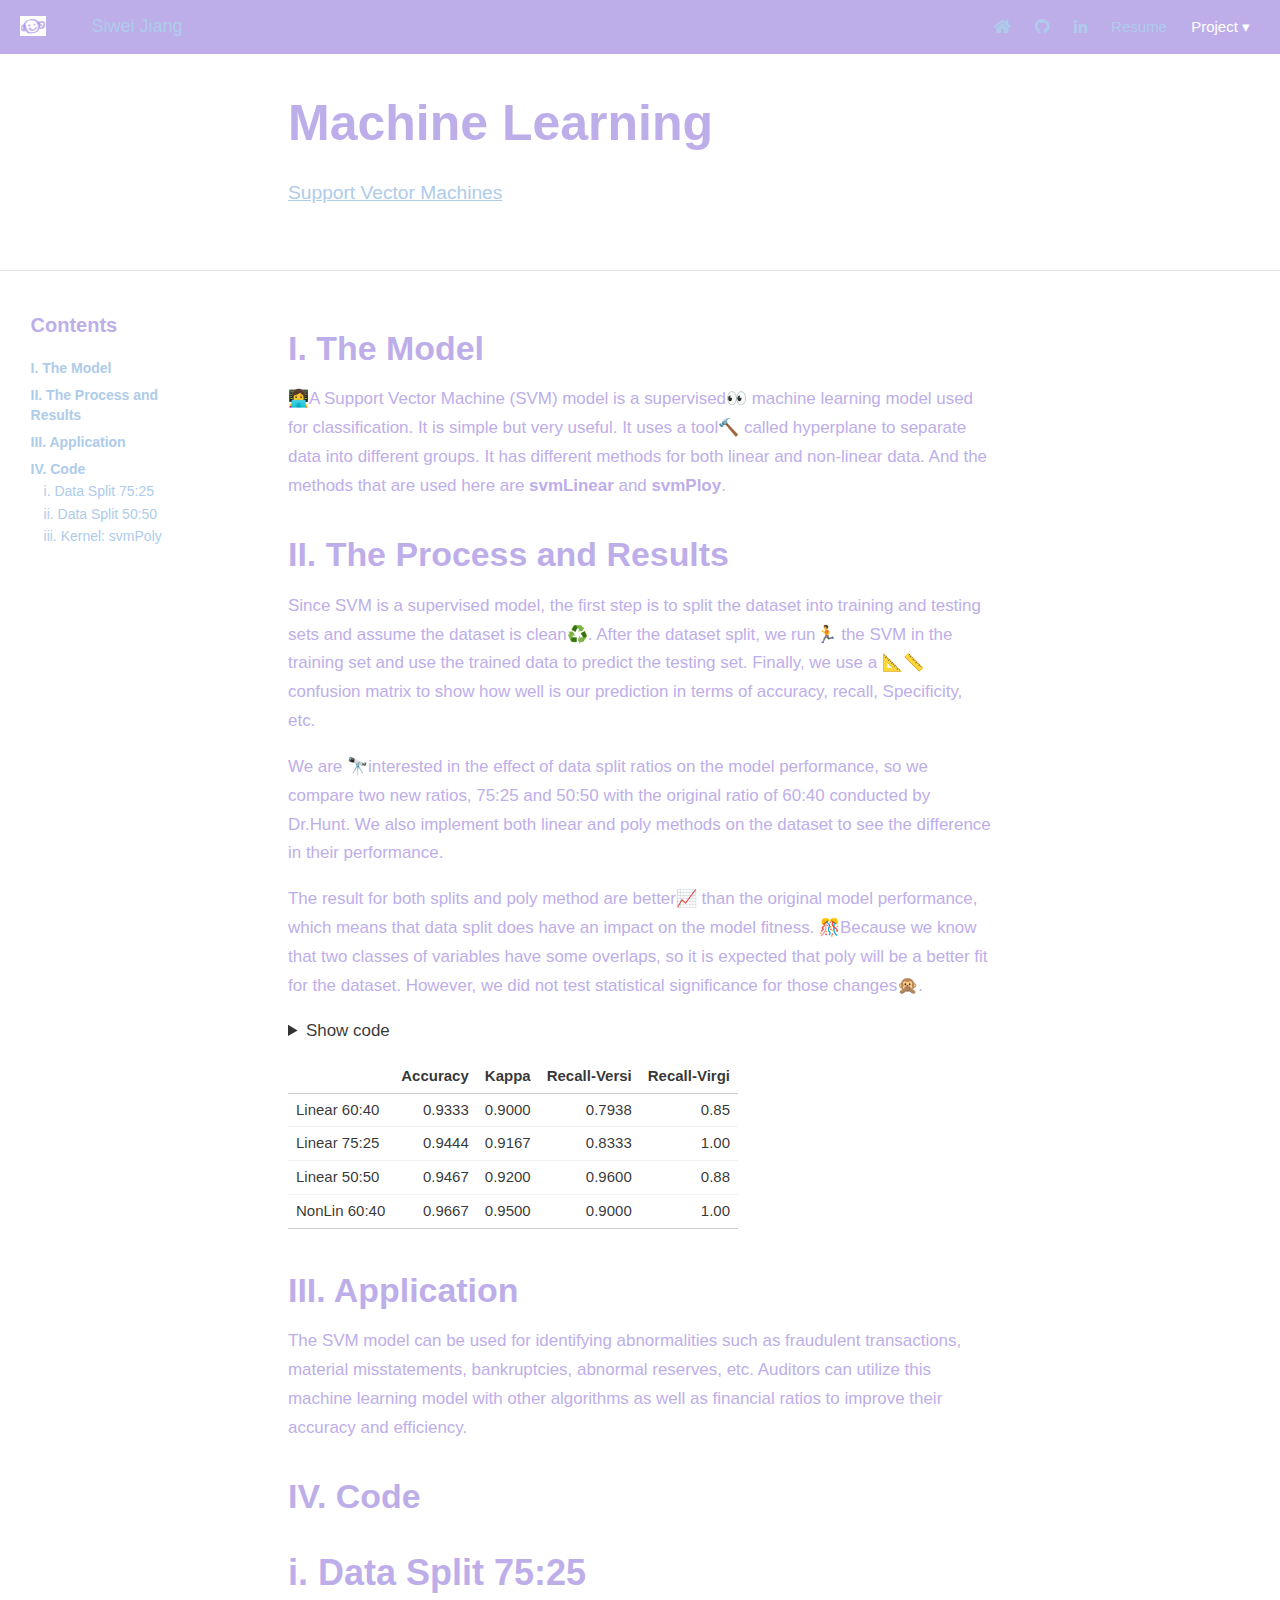
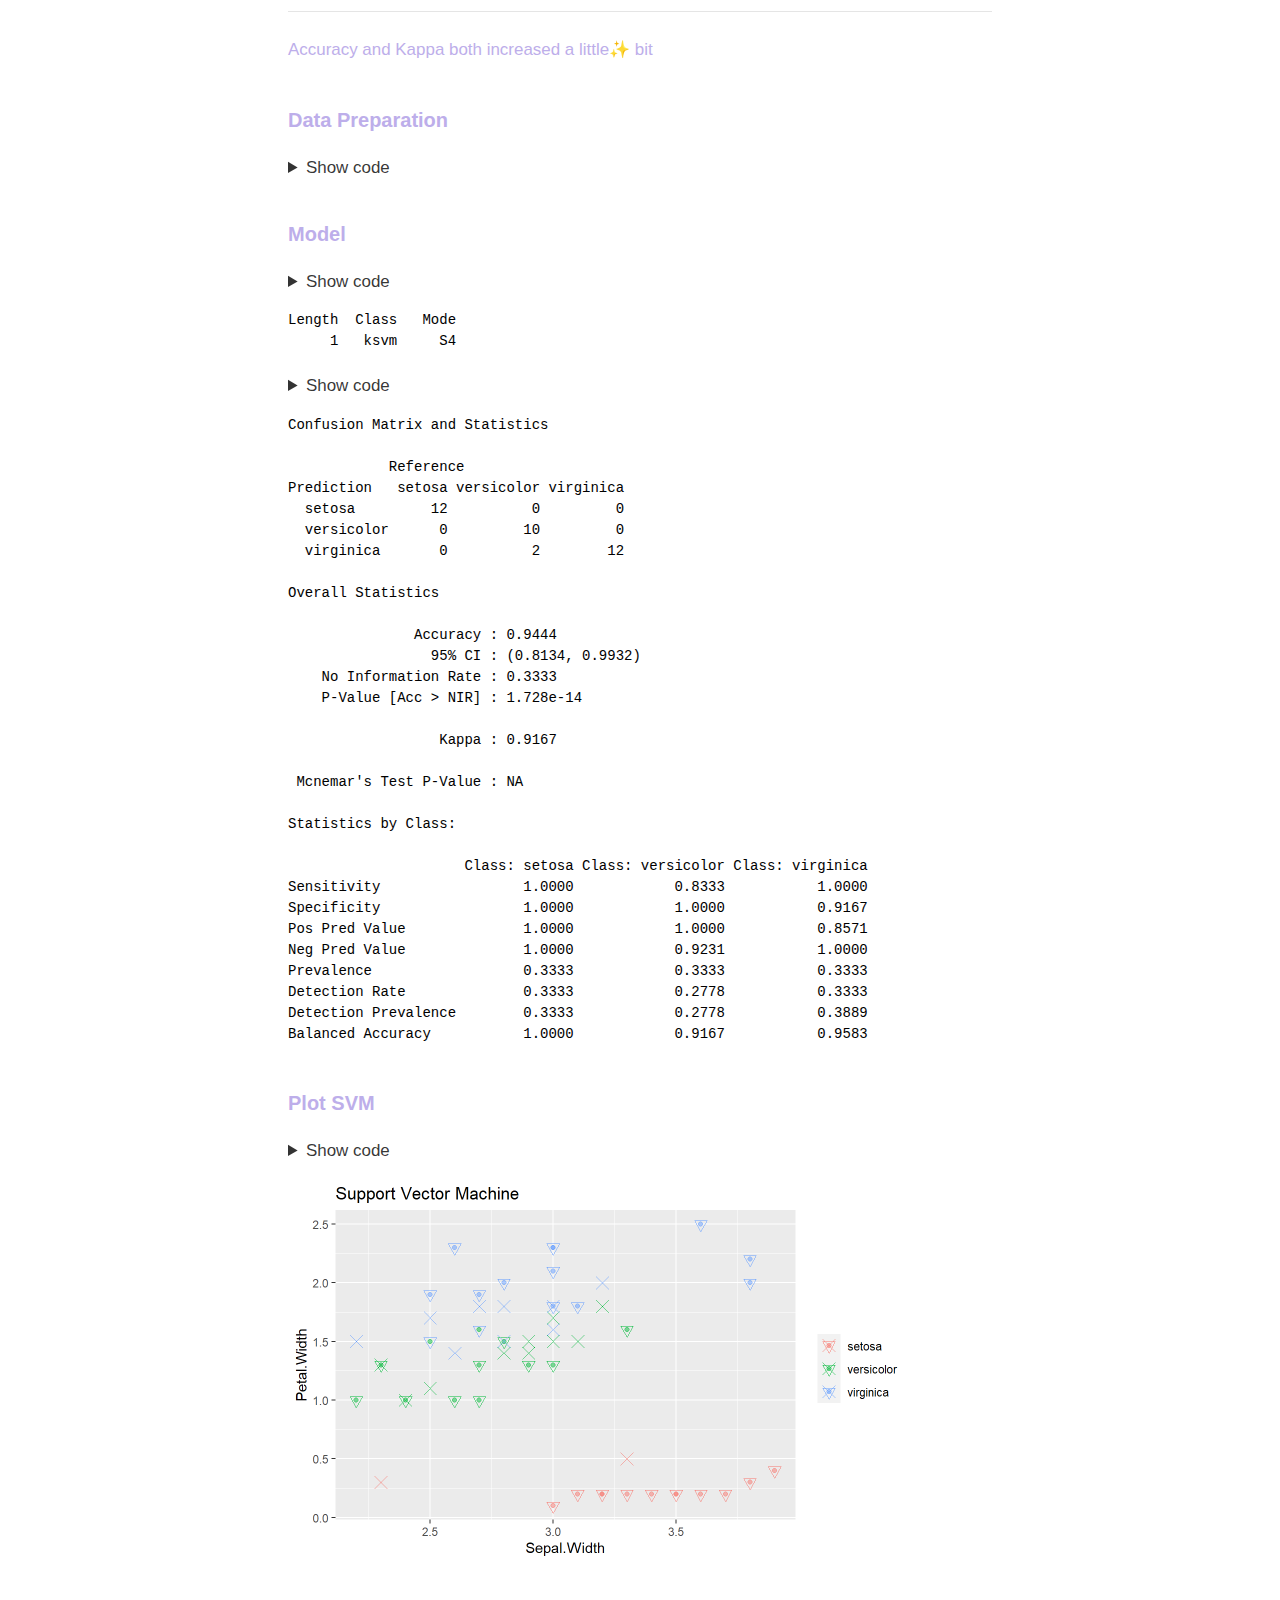
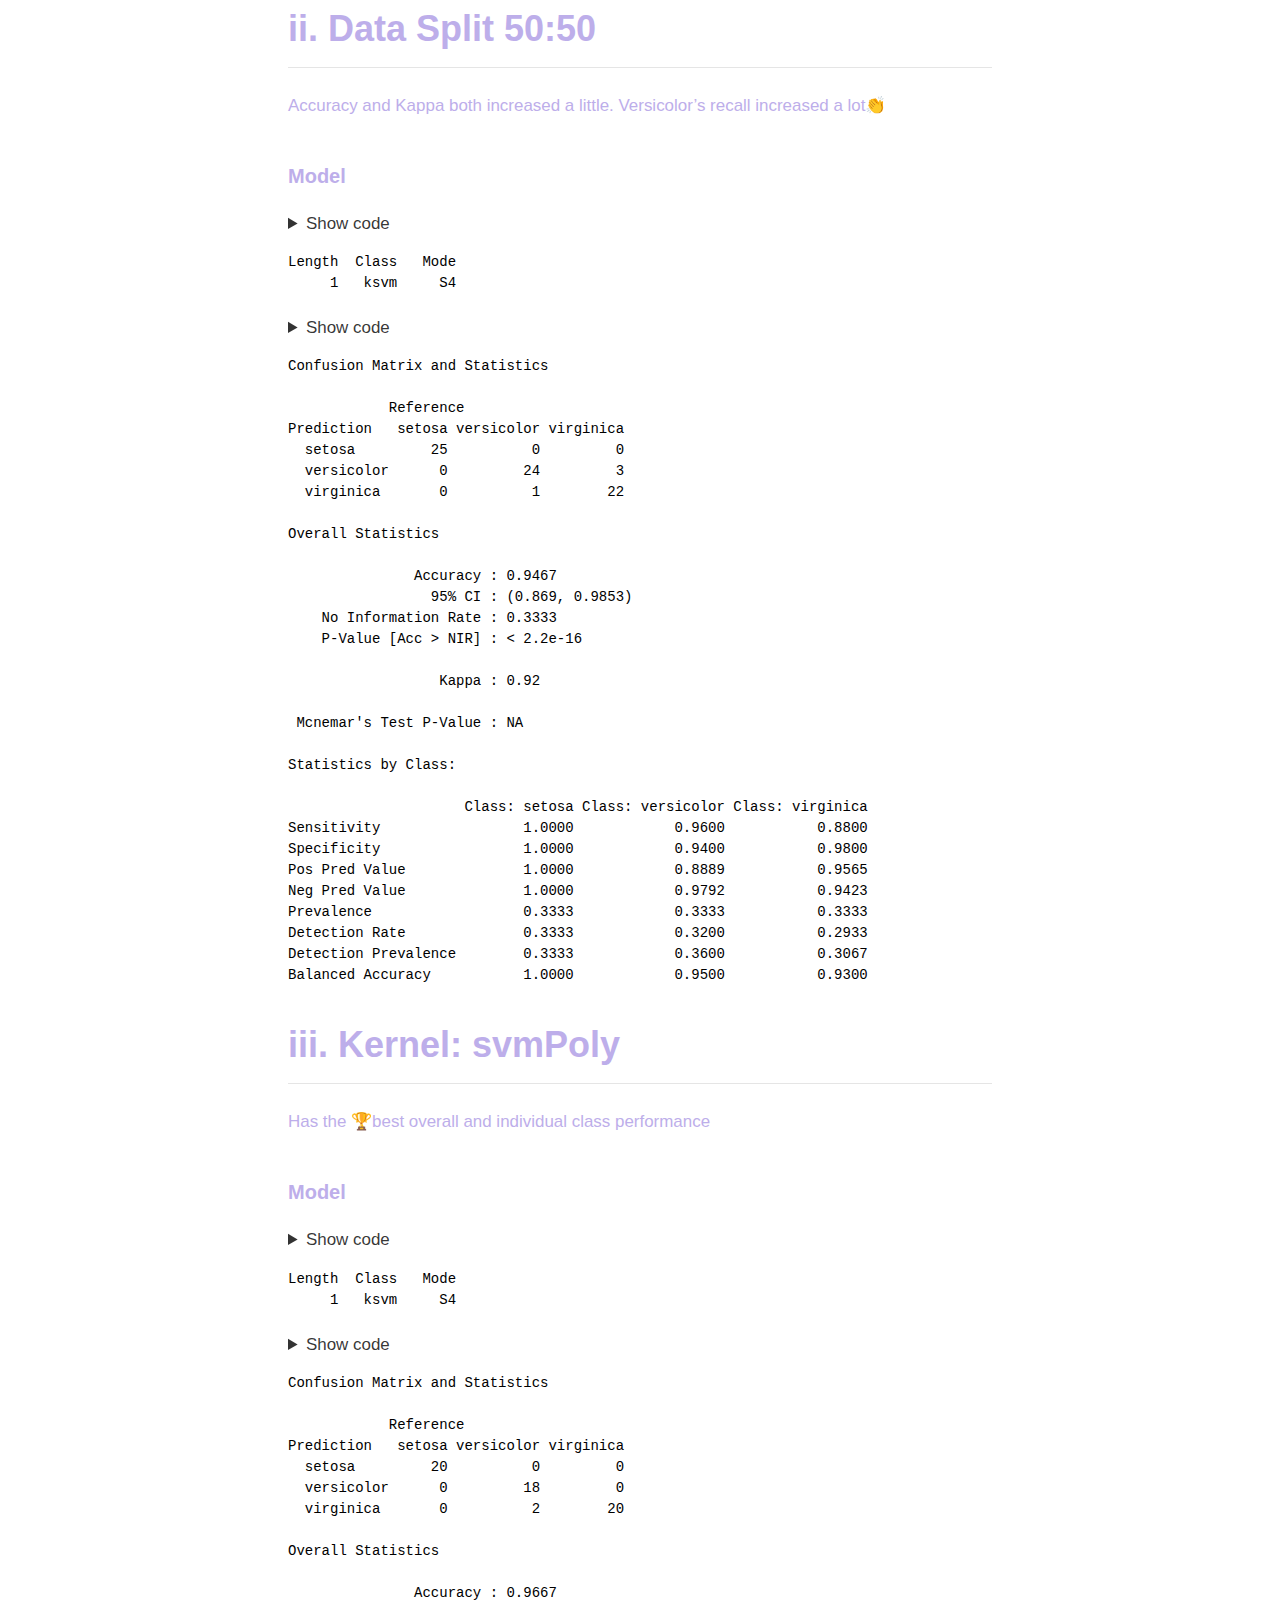
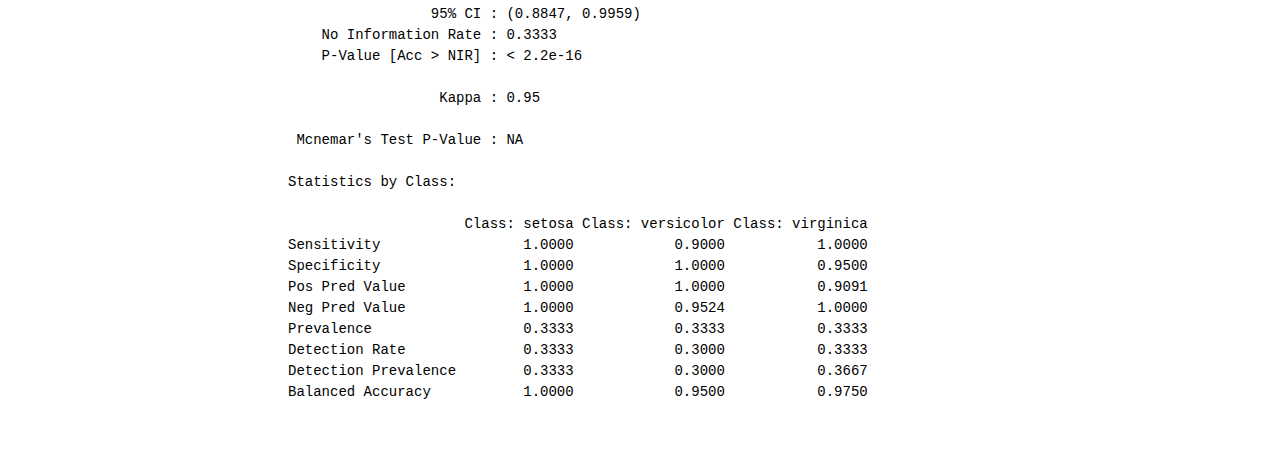
<file: docs/ml.html>
<!DOCTYPE html>

<html xmlns="http://www.w3.org/1999/xhtml" lang="" xml:lang="">

<head>
  <meta charset="utf-8"/>
  <meta name="viewport" content="width=device-width, initial-scale=1"/>
  <meta http-equiv="X-UA-Compatible" content="IE=Edge,chrome=1"/>
  <meta name="generator" content="distill" />

  <style type="text/css">
  /* Hide doc at startup (prevent jankiness while JS renders/transforms) */
  body {
    visibility: hidden;
  }
  </style>

 <!--radix_placeholder_import_source-->
 <!--/radix_placeholder_import_source-->

<style type="text/css">code{white-space: pre;}</style>
<style type="text/css" data-origin="pandoc">
pre > code.sourceCode { white-space: pre; position: relative; }
pre > code.sourceCode > span { display: inline-block; line-height: 1.25; }
pre > code.sourceCode > span:empty { height: 1.2em; }
.sourceCode { overflow: visible; }
code.sourceCode > span { color: inherit; text-decoration: inherit; }
div.sourceCode { margin: 1em 0; }
pre.sourceCode { margin: 0; }
@media screen {
div.sourceCode { overflow: auto; }
}
@media print {
pre > code.sourceCode { white-space: pre-wrap; }
pre > code.sourceCode > span { text-indent: -5em; padding-left: 5em; }
}
pre.numberSource code
  { counter-reset: source-line 0; }
pre.numberSource code > span
  { position: relative; left: -4em; counter-increment: source-line; }
pre.numberSource code > span > a:first-child::before
  { content: counter(source-line);
    position: relative; left: -1em; text-align: right; vertical-align: baseline;
    border: none; display: inline-block;
    -webkit-touch-callout: none; -webkit-user-select: none;
    -khtml-user-select: none; -moz-user-select: none;
    -ms-user-select: none; user-select: none;
    padding: 0 4px; width: 4em;
    color: #aaaaaa;
  }
pre.numberSource { margin-left: 3em; border-left: 1px solid #aaaaaa;  padding-left: 4px; }
div.sourceCode
  {   }
@media screen {
pre > code.sourceCode > span > a:first-child::before { text-decoration: underline; }
}
code span.al { color: #ad0000; } /* Alert */
code span.an { color: #5e5e5e; } /* Annotation */
code span.at { color: #20794d; } /* Attribute */
code span.bn { color: #ad0000; } /* BaseN */
code span.bu { } /* BuiltIn */
code span.cf { color: #007ba5; } /* ControlFlow */
code span.ch { color: #20794d; } /* Char */
code span.cn { color: #8f5902; } /* Constant */
code span.co { color: #5e5e5e; } /* Comment */
code span.cv { color: #5e5e5e; font-style: italic; } /* CommentVar */
code span.do { color: #5e5e5e; font-style: italic; } /* Documentation */
code span.dt { color: #ad0000; } /* DataType */
code span.dv { color: #ad0000; } /* DecVal */
code span.er { color: #ad0000; } /* Error */
code span.ex { } /* Extension */
code span.fl { color: #ad0000; } /* Float */
code span.fu { color: #4758ab; } /* Function */
code span.im { } /* Import */
code span.in { color: #5e5e5e; } /* Information */
code span.kw { color: #007ba5; } /* Keyword */
code span.op { color: #5e5e5e; } /* Operator */
code span.ot { color: #007ba5; } /* Other */
code span.pp { color: #ad0000; } /* Preprocessor */
code span.sc { color: #20794d; } /* SpecialChar */
code span.ss { color: #20794d; } /* SpecialString */
code span.st { color: #20794d; } /* String */
code span.va { color: #111111; } /* Variable */
code span.vs { color: #20794d; } /* VerbatimString */
code span.wa { color: #5e5e5e; font-style: italic; } /* Warning */
</style>

  <!--radix_placeholder_meta_tags-->
  <title>Siwei Jiang: Machine Learning</title>

  <meta property="description" itemprop="description" content="[Support Vector Machines](https://professor-hunt.github.io/ACC8143/Support_Vector_Machine.html){target=&quot;_blank&quot;}"/>



  <!--  https://developers.facebook.com/docs/sharing/webmasters#markup -->
  <meta property="og:title" content="Siwei Jiang: Machine Learning"/>
  <meta property="og:type" content="article"/>
  <meta property="og:description" content="[Support Vector Machines](https://professor-hunt.github.io/ACC8143/Support_Vector_Machine.html){target=&quot;_blank&quot;}"/>
  <meta property="og:locale" content="en_US"/>
  <meta property="og:site_name" content="Siwei Jiang"/>

  <!--  https://dev.twitter.com/cards/types/summary -->
  <meta property="twitter:card" content="summary"/>
  <meta property="twitter:title" content="Siwei Jiang: Machine Learning"/>
  <meta property="twitter:description" content="[Support Vector Machines](https://professor-hunt.github.io/ACC8143/Support_Vector_Machine.html){target=&quot;_blank&quot;}"/>

  <!--/radix_placeholder_meta_tags-->
  <!--radix_placeholder_rmarkdown_metadata-->

  <script type="text/json" id="radix-rmarkdown-metadata">
  {"type":"list","attributes":{"names":{"type":"character","attributes":{},"value":["title","description","output"]}},"value":[{"type":"character","attributes":{},"value":["Machine Learning"]},{"type":"character","attributes":{},"value":["[Support Vector Machines](https://professor-hunt.github.io/ACC8143/Support_Vector_Machine.html){target=\"_blank\"} \n"]},{"type":"list","attributes":{"names":{"type":"character","attributes":{},"value":["distill::distill_article"]}},"value":[{"type":"list","attributes":{"names":{"type":"character","attributes":{},"value":["toc","toc_depth","code_folding"]}},"value":[{"type":"logical","attributes":{},"value":[true]},{"type":"integer","attributes":{},"value":[2]},{"type":"logical","attributes":{},"value":[true]}]}]}]}
  </script>
  <!--/radix_placeholder_rmarkdown_metadata-->
  <!--radix_placeholder_navigation_in_header-->
  <meta name="distill:offset" content=""/>

  <script type="application/javascript">

    window.headroom_prevent_pin = false;

    window.document.addEventListener("DOMContentLoaded", function (event) {

      // initialize headroom for banner
      var header = $('header').get(0);
      var headerHeight = header.offsetHeight;
      var headroom = new Headroom(header, {
        tolerance: 5,
        onPin : function() {
          if (window.headroom_prevent_pin) {
            window.headroom_prevent_pin = false;
            headroom.unpin();
          }
        }
      });
      headroom.init();
      if(window.location.hash)
        headroom.unpin();
      $(header).addClass('headroom--transition');

      // offset scroll location for banner on hash change
      // (see: https://github.com/WickyNilliams/headroom.js/issues/38)
      window.addEventListener("hashchange", function(event) {
        window.scrollTo(0, window.pageYOffset - (headerHeight + 25));
      });

      // responsive menu
      $('.distill-site-header').each(function(i, val) {
        var topnav = $(this);
        var toggle = topnav.find('.nav-toggle');
        toggle.on('click', function() {
          topnav.toggleClass('responsive');
        });
      });

      // nav dropdowns
      $('.nav-dropbtn').click(function(e) {
        $(this).next('.nav-dropdown-content').toggleClass('nav-dropdown-active');
        $(this).parent().siblings('.nav-dropdown')
           .children('.nav-dropdown-content').removeClass('nav-dropdown-active');
      });
      $("body").click(function(e){
        $('.nav-dropdown-content').removeClass('nav-dropdown-active');
      });
      $(".nav-dropdown").click(function(e){
        e.stopPropagation();
      });
    });
  </script>

  <style type="text/css">

  /* Theme (user-documented overrideables for nav appearance) */

  .distill-site-nav {
    color: rgba(255, 255, 255, 0.8);
    background-color: #0F2E3D;
    font-size: 15px;
    font-weight: 300;
  }

  .distill-site-nav a {
    color: inherit;
    text-decoration: none;
  }

  .distill-site-nav a:hover {
    color: white;
  }

  @media print {
    .distill-site-nav {
      display: none;
    }
  }

  .distill-site-header {

  }

  .distill-site-footer {

  }


  /* Site Header */

  .distill-site-header {
    width: 100%;
    box-sizing: border-box;
    z-index: 3;
  }

  .distill-site-header .nav-left {
    display: inline-block;
    margin-left: 8px;
  }

  @media screen and (max-width: 768px) {
    .distill-site-header .nav-left {
      margin-left: 0;
    }
  }


  .distill-site-header .nav-right {
    float: right;
    margin-right: 8px;
  }

  .distill-site-header a,
  .distill-site-header .title {
    display: inline-block;
    text-align: center;
    padding: 14px 10px 14px 10px;
  }

  .distill-site-header .title {
    font-size: 18px;
    min-width: 150px;
  }

  .distill-site-header .logo {
    padding: 0;
  }

  .distill-site-header .logo img {
    display: none;
    max-height: 20px;
    width: auto;
    margin-bottom: -4px;
  }

  .distill-site-header .nav-image img {
    max-height: 18px;
    width: auto;
    display: inline-block;
    margin-bottom: -3px;
  }



  @media screen and (min-width: 1000px) {
    .distill-site-header .logo img {
      display: inline-block;
    }
    .distill-site-header .nav-left {
      margin-left: 20px;
    }
    .distill-site-header .nav-right {
      margin-right: 20px;
    }
    .distill-site-header .title {
      padding-left: 12px;
    }
  }


  .distill-site-header .nav-toggle {
    display: none;
  }

  .nav-dropdown {
    display: inline-block;
    position: relative;
  }

  .nav-dropdown .nav-dropbtn {
    border: none;
    outline: none;
    color: rgba(255, 255, 255, 0.8);
    padding: 16px 10px;
    background-color: transparent;
    font-family: inherit;
    font-size: inherit;
    font-weight: inherit;
    margin: 0;
    margin-top: 1px;
    z-index: 2;
  }

  .nav-dropdown-content {
    display: none;
    position: absolute;
    background-color: white;
    min-width: 200px;
    border: 1px solid rgba(0,0,0,0.15);
    border-radius: 4px;
    box-shadow: 0px 8px 16px 0px rgba(0,0,0,0.1);
    z-index: 1;
    margin-top: 2px;
    white-space: nowrap;
    padding-top: 4px;
    padding-bottom: 4px;
  }

  .nav-dropdown-content hr {
    margin-top: 4px;
    margin-bottom: 4px;
    border: none;
    border-bottom: 1px solid rgba(0, 0, 0, 0.1);
  }

  .nav-dropdown-active {
    display: block;
  }

  .nav-dropdown-content a, .nav-dropdown-content .nav-dropdown-header {
    color: black;
    padding: 6px 24px;
    text-decoration: none;
    display: block;
    text-align: left;
  }

  .nav-dropdown-content .nav-dropdown-header {
    display: block;
    padding: 5px 24px;
    padding-bottom: 0;
    text-transform: uppercase;
    font-size: 14px;
    color: #999999;
    white-space: nowrap;
  }

  .nav-dropdown:hover .nav-dropbtn {
    color: white;
  }

  .nav-dropdown-content a:hover {
    background-color: #ddd;
    color: black;
  }

  .nav-right .nav-dropdown-content {
    margin-left: -45%;
    right: 0;
  }

  @media screen and (max-width: 768px) {
    .distill-site-header a, .distill-site-header .nav-dropdown  {display: none;}
    .distill-site-header a.nav-toggle {
      float: right;
      display: block;
    }
    .distill-site-header .title {
      margin-left: 0;
    }
    .distill-site-header .nav-right {
      margin-right: 0;
    }
    .distill-site-header {
      overflow: hidden;
    }
    .nav-right .nav-dropdown-content {
      margin-left: 0;
    }
  }


  @media screen and (max-width: 768px) {
    .distill-site-header.responsive {position: relative; min-height: 500px; }
    .distill-site-header.responsive a.nav-toggle {
      position: absolute;
      right: 0;
      top: 0;
    }
    .distill-site-header.responsive a,
    .distill-site-header.responsive .nav-dropdown {
      display: block;
      text-align: left;
    }
    .distill-site-header.responsive .nav-left,
    .distill-site-header.responsive .nav-right {
      width: 100%;
    }
    .distill-site-header.responsive .nav-dropdown {float: none;}
    .distill-site-header.responsive .nav-dropdown-content {position: relative;}
    .distill-site-header.responsive .nav-dropdown .nav-dropbtn {
      display: block;
      width: 100%;
      text-align: left;
    }
  }

  /* Site Footer */

  .distill-site-footer {
    width: 100%;
    overflow: hidden;
    box-sizing: border-box;
    z-index: 3;
    margin-top: 30px;
    padding-top: 30px;
    padding-bottom: 30px;
    text-align: center;
  }

  /* Headroom */

  d-title {
    padding-top: 6rem;
  }

  @media print {
    d-title {
      padding-top: 4rem;
    }
  }

  .headroom {
    z-index: 1000;
    position: fixed;
    top: 0;
    left: 0;
    right: 0;
  }

  .headroom--transition {
    transition: all .4s ease-in-out;
  }

  .headroom--unpinned {
    top: -100px;
  }

  .headroom--pinned {
    top: 0;
  }

  /* adjust viewport for navbar height */
  /* helps vertically center bootstrap (non-distill) content */
  .min-vh-100 {
    min-height: calc(100vh - 100px) !important;
  }

  </style>

  <script src="site_libs/jquery-3.6.0/jquery-3.6.0.min.js"></script>
  <link href="site_libs/font-awesome-5.1.0/css/all.css" rel="stylesheet"/>
  <link href="site_libs/font-awesome-5.1.0/css/v4-shims.css" rel="stylesheet"/>
  <script src="site_libs/headroom-0.9.4/headroom.min.js"></script>
  <!--/radix_placeholder_navigation_in_header-->
  <!--radix_placeholder_distill-->

  <style type="text/css">

  body {
    background-color: white;
  }

  .pandoc-table {
    width: 100%;
  }

  .pandoc-table>caption {
    margin-bottom: 10px;
  }

  .pandoc-table th:not([align]) {
    text-align: left;
  }

  .pagedtable-footer {
    font-size: 15px;
  }

  d-byline .byline {
    grid-template-columns: 2fr 2fr;
  }

  d-byline .byline h3 {
    margin-block-start: 1.5em;
  }

  d-byline .byline .authors-affiliations h3 {
    margin-block-start: 0.5em;
  }

  .authors-affiliations .orcid-id {
    width: 16px;
    height:16px;
    margin-left: 4px;
    margin-right: 4px;
    vertical-align: middle;
    padding-bottom: 2px;
  }

  d-title .dt-tags {
    margin-top: 1em;
    grid-column: text;
  }

  .dt-tags .dt-tag {
    text-decoration: none;
    display: inline-block;
    color: rgba(0,0,0,0.6);
    padding: 0em 0.4em;
    margin-right: 0.5em;
    margin-bottom: 0.4em;
    font-size: 70%;
    border: 1px solid rgba(0,0,0,0.2);
    border-radius: 3px;
    text-transform: uppercase;
    font-weight: 500;
  }

  d-article table.gt_table td,
  d-article table.gt_table th {
    border-bottom: none;
  }

  .html-widget {
    margin-bottom: 2.0em;
  }

  .l-screen-inset {
    padding-right: 16px;
  }

  .l-screen .caption {
    margin-left: 10px;
  }

  .shaded {
    background: rgb(247, 247, 247);
    padding-top: 20px;
    padding-bottom: 20px;
    border-top: 1px solid rgba(0, 0, 0, 0.1);
    border-bottom: 1px solid rgba(0, 0, 0, 0.1);
  }

  .shaded .html-widget {
    margin-bottom: 0;
    border: 1px solid rgba(0, 0, 0, 0.1);
  }

  .shaded .shaded-content {
    background: white;
  }

  .text-output {
    margin-top: 0;
    line-height: 1.5em;
  }

  .hidden {
    display: none !important;
  }

  d-article {
    padding-top: 2.5rem;
    padding-bottom: 30px;
  }

  d-appendix {
    padding-top: 30px;
  }

  d-article>p>img {
    width: 100%;
  }

  d-article h2 {
    margin: 1rem 0 1.5rem 0;
  }

  d-article h3 {
    margin-top: 1.5rem;
  }

  d-article iframe {
    border: 1px solid rgba(0, 0, 0, 0.1);
    margin-bottom: 2.0em;
    width: 100%;
  }

  /* Tweak code blocks */

  d-article div.sourceCode code,
  d-article pre code {
    font-family: Consolas, Monaco, 'Andale Mono', 'Ubuntu Mono', monospace;
  }

  d-article pre,
  d-article div.sourceCode,
  d-article div.sourceCode pre {
    overflow: auto;
  }

  d-article div.sourceCode {
    background-color: white;
  }

  d-article div.sourceCode pre {
    padding-left: 10px;
    font-size: 12px;
    border-left: 2px solid rgba(0,0,0,0.1);
  }

  d-article pre {
    font-size: 12px;
    color: black;
    background: none;
    margin-top: 0;
    text-align: left;
    white-space: pre;
    word-spacing: normal;
    word-break: normal;
    word-wrap: normal;
    line-height: 1.5;

    -moz-tab-size: 4;
    -o-tab-size: 4;
    tab-size: 4;

    -webkit-hyphens: none;
    -moz-hyphens: none;
    -ms-hyphens: none;
    hyphens: none;
  }

  d-article pre a {
    border-bottom: none;
  }

  d-article pre a:hover {
    border-bottom: none;
    text-decoration: underline;
  }

  d-article details {
    grid-column: text;
    margin-bottom: 0.8em;
  }

  @media(min-width: 768px) {

  d-article pre,
  d-article div.sourceCode,
  d-article div.sourceCode pre {
    overflow: visible !important;
  }

  d-article div.sourceCode pre {
    padding-left: 18px;
    font-size: 14px;
  }

  d-article pre {
    font-size: 14px;
  }

  }

  figure img.external {
    background: white;
    border: 1px solid rgba(0, 0, 0, 0.1);
    box-shadow: 0 1px 8px rgba(0, 0, 0, 0.1);
    padding: 18px;
    box-sizing: border-box;
  }

  /* CSS for d-contents */

  .d-contents {
    grid-column: text;
    color: rgba(0,0,0,0.8);
    font-size: 0.9em;
    padding-bottom: 1em;
    margin-bottom: 1em;
    padding-bottom: 0.5em;
    margin-bottom: 1em;
    padding-left: 0.25em;
    justify-self: start;
  }

  @media(min-width: 1000px) {
    .d-contents.d-contents-float {
      height: 0;
      grid-column-start: 1;
      grid-column-end: 4;
      justify-self: center;
      padding-right: 3em;
      padding-left: 2em;
    }
  }

  .d-contents nav h3 {
    font-size: 18px;
    margin-top: 0;
    margin-bottom: 1em;
  }

  .d-contents li {
    list-style-type: none
  }

  .d-contents nav > ul {
    padding-left: 0;
  }

  .d-contents ul {
    padding-left: 1em
  }

  .d-contents nav ul li {
    margin-top: 0.6em;
    margin-bottom: 0.2em;
  }

  .d-contents nav a {
    font-size: 13px;
    border-bottom: none;
    text-decoration: none
    color: rgba(0, 0, 0, 0.8);
  }

  .d-contents nav a:hover {
    text-decoration: underline solid rgba(0, 0, 0, 0.6)
  }

  .d-contents nav > ul > li > a {
    font-weight: 600;
  }

  .d-contents nav > ul > li > ul {
    font-weight: inherit;
  }

  .d-contents nav > ul > li > ul > li {
    margin-top: 0.2em;
  }


  .d-contents nav ul {
    margin-top: 0;
    margin-bottom: 0.25em;
  }

  .d-article-with-toc h2:nth-child(2) {
    margin-top: 0;
  }


  /* Figure */

  .figure {
    position: relative;
    margin-bottom: 2.5em;
    margin-top: 1.5em;
  }

  .figure img {
    width: 100%;
  }

  .figure .caption {
    color: rgba(0, 0, 0, 0.6);
    font-size: 12px;
    line-height: 1.5em;
  }

  .figure img.external {
    background: white;
    border: 1px solid rgba(0, 0, 0, 0.1);
    box-shadow: 0 1px 8px rgba(0, 0, 0, 0.1);
    padding: 18px;
    box-sizing: border-box;
  }

  .figure .caption a {
    color: rgba(0, 0, 0, 0.6);
  }

  .figure .caption b,
  .figure .caption strong, {
    font-weight: 600;
    color: rgba(0, 0, 0, 1.0);
  }

  /* Citations */

  d-article .citation {
    color: inherit;
    cursor: inherit;
  }

  div.hanging-indent{
    margin-left: 1em; text-indent: -1em;
  }

  /* Citation hover box */

  .tippy-box[data-theme~=light-border] {
    background-color: rgba(250, 250, 250, 0.95);
  }

  .tippy-content > p {
    margin-bottom: 0;
    padding: 2px;
  }


  /* Tweak 1000px media break to show more text */

  @media(min-width: 1000px) {
    .base-grid,
    distill-header,
    d-title,
    d-abstract,
    d-article,
    d-appendix,
    distill-appendix,
    d-byline,
    d-footnote-list,
    d-citation-list,
    distill-footer {
      grid-template-columns: [screen-start] 1fr [page-start kicker-start] 80px [middle-start] 50px [text-start kicker-end] 65px 65px 65px 65px 65px 65px 65px 65px [text-end gutter-start] 65px [middle-end] 65px [page-end gutter-end] 1fr [screen-end];
      grid-column-gap: 16px;
    }

    .grid {
      grid-column-gap: 16px;
    }

    d-article {
      font-size: 1.06rem;
      line-height: 1.7em;
    }
    figure .caption, .figure .caption, figure figcaption {
      font-size: 13px;
    }
  }

  @media(min-width: 1180px) {
    .base-grid,
    distill-header,
    d-title,
    d-abstract,
    d-article,
    d-appendix,
    distill-appendix,
    d-byline,
    d-footnote-list,
    d-citation-list,
    distill-footer {
      grid-template-columns: [screen-start] 1fr [page-start kicker-start] 60px [middle-start] 60px [text-start kicker-end] 60px 60px 60px 60px 60px 60px 60px 60px [text-end gutter-start] 60px [middle-end] 60px [page-end gutter-end] 1fr [screen-end];
      grid-column-gap: 32px;
    }

    .grid {
      grid-column-gap: 32px;
    }
  }


  /* Get the citation styles for the appendix (not auto-injected on render since
     we do our own rendering of the citation appendix) */

  d-appendix .citation-appendix,
  .d-appendix .citation-appendix {
    font-size: 11px;
    line-height: 15px;
    border-left: 1px solid rgba(0, 0, 0, 0.1);
    padding-left: 18px;
    border: 1px solid rgba(0,0,0,0.1);
    background: rgba(0, 0, 0, 0.02);
    padding: 10px 18px;
    border-radius: 3px;
    color: rgba(150, 150, 150, 1);
    overflow: hidden;
    margin-top: -12px;
    white-space: pre-wrap;
    word-wrap: break-word;
  }

  /* Include appendix styles here so they can be overridden */

  d-appendix {
    contain: layout style;
    font-size: 0.8em;
    line-height: 1.7em;
    margin-top: 60px;
    margin-bottom: 0;
    border-top: 1px solid rgba(0, 0, 0, 0.1);
    color: rgba(0,0,0,0.5);
    padding-top: 60px;
    padding-bottom: 48px;
  }

  d-appendix h3 {
    grid-column: page-start / text-start;
    font-size: 15px;
    font-weight: 500;
    margin-top: 1em;
    margin-bottom: 0;
    color: rgba(0,0,0,0.65);
  }

  d-appendix h3 + * {
    margin-top: 1em;
  }

  d-appendix ol {
    padding: 0 0 0 15px;
  }

  @media (min-width: 768px) {
    d-appendix ol {
      padding: 0 0 0 30px;
      margin-left: -30px;
    }
  }

  d-appendix li {
    margin-bottom: 1em;
  }

  d-appendix a {
    color: rgba(0, 0, 0, 0.6);
  }

  d-appendix > * {
    grid-column: text;
  }

  d-appendix > d-footnote-list,
  d-appendix > d-citation-list,
  d-appendix > distill-appendix {
    grid-column: screen;
  }

  /* Include footnote styles here so they can be overridden */

  d-footnote-list {
    contain: layout style;
  }

  d-footnote-list > * {
    grid-column: text;
  }

  d-footnote-list a.footnote-backlink {
    color: rgba(0,0,0,0.3);
    padding-left: 0.5em;
  }



  /* Anchor.js */

  .anchorjs-link {
    /*transition: all .25s linear; */
    text-decoration: none;
    border-bottom: none;
  }
  *:hover > .anchorjs-link {
    margin-left: -1.125em !important;
    text-decoration: none;
    border-bottom: none;
  }

  /* Social footer */

  .social_footer {
    margin-top: 30px;
    margin-bottom: 0;
    color: rgba(0,0,0,0.67);
  }

  .disqus-comments {
    margin-right: 30px;
  }

  .disqus-comment-count {
    border-bottom: 1px solid rgba(0, 0, 0, 0.4);
    cursor: pointer;
  }

  #disqus_thread {
    margin-top: 30px;
  }

  .article-sharing a {
    border-bottom: none;
    margin-right: 8px;
  }

  .article-sharing a:hover {
    border-bottom: none;
  }

  .sidebar-section.subscribe {
    font-size: 12px;
    line-height: 1.6em;
  }

  .subscribe p {
    margin-bottom: 0.5em;
  }


  .article-footer .subscribe {
    font-size: 15px;
    margin-top: 45px;
  }


  .sidebar-section.custom {
    font-size: 12px;
    line-height: 1.6em;
  }

  .custom p {
    margin-bottom: 0.5em;
  }

  /* Styles for listing layout (hide title) */
  .layout-listing d-title, .layout-listing .d-title {
    display: none;
  }

  /* Styles for posts lists (not auto-injected) */


  .posts-with-sidebar {
    padding-left: 45px;
    padding-right: 45px;
  }

  .posts-list .description h2,
  .posts-list .description p {
    font-family: -apple-system, BlinkMacSystemFont, "Segoe UI", Roboto, Oxygen, Ubuntu, Cantarell, "Fira Sans", "Droid Sans", "Helvetica Neue", Arial, sans-serif;
  }

  .posts-list .description h2 {
    font-weight: 700;
    border-bottom: none;
    padding-bottom: 0;
  }

  .posts-list h2.post-tag {
    border-bottom: 1px solid rgba(0, 0, 0, 0.2);
    padding-bottom: 12px;
  }
  .posts-list {
    margin-top: 60px;
    margin-bottom: 24px;
  }

  .posts-list .post-preview {
    text-decoration: none;
    overflow: hidden;
    display: block;
    border-bottom: 1px solid rgba(0, 0, 0, 0.1);
    padding: 24px 0;
  }

  .post-preview-last {
    border-bottom: none !important;
  }

  .posts-list .posts-list-caption {
    grid-column: screen;
    font-weight: 400;
  }

  .posts-list .post-preview h2 {
    margin: 0 0 6px 0;
    line-height: 1.2em;
    font-style: normal;
    font-size: 24px;
  }

  .posts-list .post-preview p {
    margin: 0 0 12px 0;
    line-height: 1.4em;
    font-size: 16px;
  }

  .posts-list .post-preview .thumbnail {
    box-sizing: border-box;
    margin-bottom: 24px;
    position: relative;
    max-width: 500px;
  }
  .posts-list .post-preview img {
    width: 100%;
    display: block;
  }

  .posts-list .metadata {
    font-size: 12px;
    line-height: 1.4em;
    margin-bottom: 18px;
  }

  .posts-list .metadata > * {
    display: inline-block;
  }

  .posts-list .metadata .publishedDate {
    margin-right: 2em;
  }

  .posts-list .metadata .dt-authors {
    display: block;
    margin-top: 0.3em;
    margin-right: 2em;
  }

  .posts-list .dt-tags {
    display: block;
    line-height: 1em;
  }

  .posts-list .dt-tags .dt-tag {
    display: inline-block;
    color: rgba(0,0,0,0.6);
    padding: 0.3em 0.4em;
    margin-right: 0.2em;
    margin-bottom: 0.4em;
    font-size: 60%;
    border: 1px solid rgba(0,0,0,0.2);
    border-radius: 3px;
    text-transform: uppercase;
    font-weight: 500;
  }

  .posts-list img {
    opacity: 1;
  }

  .posts-list img[data-src] {
    opacity: 0;
  }

  .posts-more {
    clear: both;
  }


  .posts-sidebar {
    font-size: 16px;
  }

  .posts-sidebar h3 {
    font-size: 16px;
    margin-top: 0;
    margin-bottom: 0.5em;
    font-weight: 400;
    text-transform: uppercase;
  }

  .sidebar-section {
    margin-bottom: 30px;
  }

  .categories ul {
    list-style-type: none;
    margin: 0;
    padding: 0;
  }

  .categories li {
    color: rgba(0, 0, 0, 0.8);
    margin-bottom: 0;
  }

  .categories li>a {
    border-bottom: none;
  }

  .categories li>a:hover {
    border-bottom: 1px solid rgba(0, 0, 0, 0.4);
  }

  .categories .active {
    font-weight: 600;
  }

  .categories .category-count {
    color: rgba(0, 0, 0, 0.4);
  }


  @media(min-width: 768px) {
    .posts-list .post-preview h2 {
      font-size: 26px;
    }
    .posts-list .post-preview .thumbnail {
      float: right;
      width: 30%;
      margin-bottom: 0;
    }
    .posts-list .post-preview .description {
      float: left;
      width: 45%;
    }
    .posts-list .post-preview .metadata {
      float: left;
      width: 20%;
      margin-top: 8px;
    }
    .posts-list .post-preview p {
      margin: 0 0 12px 0;
      line-height: 1.5em;
      font-size: 16px;
    }
    .posts-with-sidebar .posts-list {
      float: left;
      width: 75%;
    }
    .posts-with-sidebar .posts-sidebar {
      float: right;
      width: 20%;
      margin-top: 60px;
      padding-top: 24px;
      padding-bottom: 24px;
    }
  }


  /* Improve display for browsers without grid (IE/Edge <= 15) */

  .downlevel {
    line-height: 1.6em;
    font-family: -apple-system, BlinkMacSystemFont, "Segoe UI", Roboto, Oxygen, Ubuntu, Cantarell, "Fira Sans", "Droid Sans", "Helvetica Neue", Arial, sans-serif;
    margin: 0;
  }

  .downlevel .d-title {
    padding-top: 6rem;
    padding-bottom: 1.5rem;
  }

  .downlevel .d-title h1 {
    font-size: 50px;
    font-weight: 700;
    line-height: 1.1em;
    margin: 0 0 0.5rem;
  }

  .downlevel .d-title p {
    font-weight: 300;
    font-size: 1.2rem;
    line-height: 1.55em;
    margin-top: 0;
  }

  .downlevel .d-byline {
    padding-top: 0.8em;
    padding-bottom: 0.8em;
    font-size: 0.8rem;
    line-height: 1.8em;
  }

  .downlevel .section-separator {
    border: none;
    border-top: 1px solid rgba(0, 0, 0, 0.1);
  }

  .downlevel .d-article {
    font-size: 1.06rem;
    line-height: 1.7em;
    padding-top: 1rem;
    padding-bottom: 2rem;
  }


  .downlevel .d-appendix {
    padding-left: 0;
    padding-right: 0;
    max-width: none;
    font-size: 0.8em;
    line-height: 1.7em;
    margin-bottom: 0;
    color: rgba(0,0,0,0.5);
    padding-top: 40px;
    padding-bottom: 48px;
  }

  .downlevel .footnotes ol {
    padding-left: 13px;
  }

  .downlevel .base-grid,
  .downlevel .distill-header,
  .downlevel .d-title,
  .downlevel .d-abstract,
  .downlevel .d-article,
  .downlevel .d-appendix,
  .downlevel .distill-appendix,
  .downlevel .d-byline,
  .downlevel .d-footnote-list,
  .downlevel .d-citation-list,
  .downlevel .distill-footer,
  .downlevel .appendix-bottom,
  .downlevel .posts-container {
    padding-left: 40px;
    padding-right: 40px;
  }

  @media(min-width: 768px) {
    .downlevel .base-grid,
    .downlevel .distill-header,
    .downlevel .d-title,
    .downlevel .d-abstract,
    .downlevel .d-article,
    .downlevel .d-appendix,
    .downlevel .distill-appendix,
    .downlevel .d-byline,
    .downlevel .d-footnote-list,
    .downlevel .d-citation-list,
    .downlevel .distill-footer,
    .downlevel .appendix-bottom,
    .downlevel .posts-container {
    padding-left: 150px;
    padding-right: 150px;
    max-width: 900px;
  }
  }

  .downlevel pre code {
    display: block;
    border-left: 2px solid rgba(0, 0, 0, .1);
    padding: 0 0 0 20px;
    font-size: 14px;
  }

  .downlevel code, .downlevel pre {
    color: black;
    background: none;
    font-family: Consolas, Monaco, 'Andale Mono', 'Ubuntu Mono', monospace;
    text-align: left;
    white-space: pre;
    word-spacing: normal;
    word-break: normal;
    word-wrap: normal;
    line-height: 1.5;

    -moz-tab-size: 4;
    -o-tab-size: 4;
    tab-size: 4;

    -webkit-hyphens: none;
    -moz-hyphens: none;
    -ms-hyphens: none;
    hyphens: none;
  }

  .downlevel .posts-list .post-preview {
    color: inherit;
  }



  </style>

  <script type="application/javascript">

  function is_downlevel_browser() {
    if (bowser.isUnsupportedBrowser({ msie: "12", msedge: "16"},
                                   window.navigator.userAgent)) {
      return true;
    } else {
      return window.load_distill_framework === undefined;
    }
  }

  // show body when load is complete
  function on_load_complete() {

    // add anchors
    if (window.anchors) {
      window.anchors.options.placement = 'left';
      window.anchors.add('d-article > h2, d-article > h3, d-article > h4, d-article > h5');
    }


    // set body to visible
    document.body.style.visibility = 'visible';

    // force redraw for leaflet widgets
    if (window.HTMLWidgets) {
      var maps = window.HTMLWidgets.findAll(".leaflet");
      $.each(maps, function(i, el) {
        var map = this.getMap();
        map.invalidateSize();
        map.eachLayer(function(layer) {
          if (layer instanceof L.TileLayer)
            layer.redraw();
        });
      });
    }

    // trigger 'shown' so htmlwidgets resize
    $('d-article').trigger('shown');
  }

  function init_distill() {

    init_common();

    // create front matter
    var front_matter = $('<d-front-matter></d-front-matter>');
    $('#distill-front-matter').wrap(front_matter);

    // create d-title
    $('.d-title').changeElementType('d-title');

    // create d-byline
    var byline = $('<d-byline></d-byline>');
    $('.d-byline').replaceWith(byline);

    // create d-article
    var article = $('<d-article></d-article>');
    $('.d-article').wrap(article).children().unwrap();

    // move posts container into article
    $('.posts-container').appendTo($('d-article'));

    // create d-appendix
    $('.d-appendix').changeElementType('d-appendix');

    // flag indicating that we have appendix items
    var appendix = $('.appendix-bottom').children('h3').length > 0;

    // replace footnotes with <d-footnote>
    $('.footnote-ref').each(function(i, val) {
      appendix = true;
      var href = $(this).attr('href');
      var id = href.replace('#', '');
      var fn = $('#' + id);
      var fn_p = $('#' + id + '>p');
      fn_p.find('.footnote-back').remove();
      var text = fn_p.html();
      var dtfn = $('<d-footnote></d-footnote>');
      dtfn.html(text);
      $(this).replaceWith(dtfn);
    });
    // remove footnotes
    $('.footnotes').remove();

    // move refs into #references-listing
    $('#references-listing').replaceWith($('#refs'));

    $('h1.appendix, h2.appendix').each(function(i, val) {
      $(this).changeElementType('h3');
    });
    $('h3.appendix').each(function(i, val) {
      var id = $(this).attr('id');
      $('.d-contents a[href="#' + id + '"]').parent().remove();
      appendix = true;
      $(this).nextUntil($('h1, h2, h3')).addBack().appendTo($('d-appendix'));
    });

    // show d-appendix if we have appendix content
    $("d-appendix").css('display', appendix ? 'grid' : 'none');

    // localize layout chunks to just output
    $('.layout-chunk').each(function(i, val) {

      // capture layout
      var layout = $(this).attr('data-layout');

      // apply layout to markdown level block elements
      var elements = $(this).children().not('details, div.sourceCode, pre, script');
      elements.each(function(i, el) {
        var layout_div = $('<div class="' + layout + '"></div>');
        if (layout_div.hasClass('shaded')) {
          var shaded_content = $('<div class="shaded-content"></div>');
          $(this).wrap(shaded_content);
          $(this).parent().wrap(layout_div);
        } else {
          $(this).wrap(layout_div);
        }
      });


      // unwrap the layout-chunk div
      $(this).children().unwrap();
    });

    // remove code block used to force  highlighting css
    $('.distill-force-highlighting-css').parent().remove();

    // remove empty line numbers inserted by pandoc when using a
    // custom syntax highlighting theme
    $('code.sourceCode a:empty').remove();

    // load distill framework
    load_distill_framework();

    // wait for window.distillRunlevel == 4 to do post processing
    function distill_post_process() {

      if (!window.distillRunlevel || window.distillRunlevel < 4)
        return;

      // hide author/affiliations entirely if we have no authors
      var front_matter = JSON.parse($("#distill-front-matter").html());
      var have_authors = front_matter.authors && front_matter.authors.length > 0;
      if (!have_authors)
        $('d-byline').addClass('hidden');

      // article with toc class
      $('.d-contents').parent().addClass('d-article-with-toc');

      // strip links that point to #
      $('.authors-affiliations').find('a[href="#"]').removeAttr('href');

      // add orcid ids
      $('.authors-affiliations').find('.author').each(function(i, el) {
        var orcid_id = front_matter.authors[i].orcidID;
        if (orcid_id) {
          var a = $('<a></a>');
          a.attr('href', 'https://orcid.org/' + orcid_id);
          var img = $('<img></img>');
          img.addClass('orcid-id');
          img.attr('alt', 'ORCID ID');
          img.attr('src','[data-uri]');
          a.append(img);
          $(this).append(a);
        }
      });

      // hide elements of author/affiliations grid that have no value
      function hide_byline_column(caption) {
        $('d-byline').find('h3:contains("' + caption + '")').parent().css('visibility', 'hidden');
      }

      // affiliations
      var have_affiliations = false;
      for (var i = 0; i<front_matter.authors.length; ++i) {
        var author = front_matter.authors[i];
        if (author.affiliation !== "&nbsp;") {
          have_affiliations = true;
          break;
        }
      }
      if (!have_affiliations)
        $('d-byline').find('h3:contains("Affiliations")').css('visibility', 'hidden');

      // published date
      if (!front_matter.publishedDate)
        hide_byline_column("Published");

      // document object identifier
      var doi = $('d-byline').find('h3:contains("DOI")');
      var doi_p = doi.next().empty();
      if (!front_matter.doi) {
        // if we have a citation and valid citationText then link to that
        if ($('#citation').length > 0 && front_matter.citationText) {
          doi.html('Citation');
          $('<a href="#citation"></a>')
            .text(front_matter.citationText)
            .appendTo(doi_p);
        } else {
          hide_byline_column("DOI");
        }
      } else {
        $('<a></a>')
           .attr('href', "https://doi.org/" + front_matter.doi)
           .html(front_matter.doi)
           .appendTo(doi_p);
      }

       // change plural form of authors/affiliations
      if (front_matter.authors.length === 1) {
        var grid = $('.authors-affiliations');
        grid.children('h3:contains("Authors")').text('Author');
        grid.children('h3:contains("Affiliations")').text('Affiliation');
      }

      // remove d-appendix and d-footnote-list local styles
      $('d-appendix > style:first-child').remove();
      $('d-footnote-list > style:first-child').remove();

      // move appendix-bottom entries to the bottom
      $('.appendix-bottom').appendTo('d-appendix').children().unwrap();
      $('.appendix-bottom').remove();

      // hoverable references
      $('span.citation[data-cites]').each(function() {
        var refHtml = $('#ref-' + $(this).attr('data-cites')).html();
        window.tippy(this, {
          allowHTML: true,
          content: refHtml,
          maxWidth: 500,
          interactive: true,
          interactiveBorder: 10,
          theme: 'light-border',
          placement: 'bottom-start'
        });
      });

      // clear polling timer
      clearInterval(tid);

      // show body now that everything is ready
      on_load_complete();
    }

    var tid = setInterval(distill_post_process, 50);
    distill_post_process();

  }

  function init_downlevel() {

    init_common();

     // insert hr after d-title
    $('.d-title').after($('<hr class="section-separator"/>'));

    // check if we have authors
    var front_matter = JSON.parse($("#distill-front-matter").html());
    var have_authors = front_matter.authors && front_matter.authors.length > 0;

    // manage byline/border
    if (!have_authors)
      $('.d-byline').remove();
    $('.d-byline').after($('<hr class="section-separator"/>'));
    $('.d-byline a').remove();

    // remove toc
    $('.d-contents').remove();

    // move appendix elements
    $('h1.appendix, h2.appendix').each(function(i, val) {
      $(this).changeElementType('h3');
    });
    $('h3.appendix').each(function(i, val) {
      $(this).nextUntil($('h1, h2, h3')).addBack().appendTo($('.d-appendix'));
    });


    // inject headers into references and footnotes
    var refs_header = $('<h3></h3>');
    refs_header.text('References');
    $('#refs').prepend(refs_header);

    var footnotes_header = $('<h3></h3');
    footnotes_header.text('Footnotes');
    $('.footnotes').children('hr').first().replaceWith(footnotes_header);

    // move appendix-bottom entries to the bottom
    $('.appendix-bottom').appendTo('.d-appendix').children().unwrap();
    $('.appendix-bottom').remove();

    // remove appendix if it's empty
    if ($('.d-appendix').children().length === 0)
      $('.d-appendix').remove();

    // prepend separator above appendix
    $('.d-appendix').before($('<hr class="section-separator" style="clear: both"/>'));

    // trim code
    $('pre>code').each(function(i, val) {
      $(this).html($.trim($(this).html()));
    });

    // move posts-container right before article
    $('.posts-container').insertBefore($('.d-article'));

    $('body').addClass('downlevel');

    on_load_complete();
  }


  function init_common() {

    // jquery plugin to change element types
    (function($) {
      $.fn.changeElementType = function(newType) {
        var attrs = {};

        $.each(this[0].attributes, function(idx, attr) {
          attrs[attr.nodeName] = attr.nodeValue;
        });

        this.replaceWith(function() {
          return $("<" + newType + "/>", attrs).append($(this).contents());
        });
      };
    })(jQuery);

    // prevent underline for linked images
    $('a > img').parent().css({'border-bottom' : 'none'});

    // mark non-body figures created by knitr chunks as 100% width
    $('.layout-chunk').each(function(i, val) {
      var figures = $(this).find('img, .html-widget');
      if ($(this).attr('data-layout') !== "l-body") {
        figures.css('width', '100%');
      } else {
        figures.css('max-width', '100%');
        figures.filter("[width]").each(function(i, val) {
          var fig = $(this);
          fig.css('width', fig.attr('width') + 'px');
        });

      }
    });

    // auto-append index.html to post-preview links in file: protocol
    // and in rstudio ide preview
    $('.post-preview').each(function(i, val) {
      if (window.location.protocol === "file:")
        $(this).attr('href', $(this).attr('href') + "index.html");
    });

    // get rid of index.html references in header
    if (window.location.protocol !== "file:") {
      $('.distill-site-header a[href]').each(function(i,val) {
        $(this).attr('href', $(this).attr('href').replace("index.html", "./"));
      });
    }

    // add class to pandoc style tables
    $('tr.header').parent('thead').parent('table').addClass('pandoc-table');
    $('.kable-table').children('table').addClass('pandoc-table');

    // add figcaption style to table captions
    $('caption').parent('table').addClass("figcaption");

    // initialize posts list
    if (window.init_posts_list)
      window.init_posts_list();

    // implmement disqus comment link
    $('.disqus-comment-count').click(function() {
      window.headroom_prevent_pin = true;
      $('#disqus_thread').toggleClass('hidden');
      if (!$('#disqus_thread').hasClass('hidden')) {
        var offset = $(this).offset();
        $(window).resize();
        $('html, body').animate({
          scrollTop: offset.top - 35
        });
      }
    });
  }

  document.addEventListener('DOMContentLoaded', function() {
    if (is_downlevel_browser())
      init_downlevel();
    else
      window.addEventListener('WebComponentsReady', init_distill);
  });

  </script>

  <style type="text/css">
  /* base variables */

  /* Edit the CSS properties in this file to create a custom
     Distill theme. Only edit values in the right column
     for each row; values shown are the CSS defaults.
     To return any property to the default,
     you may set its value to: unset
     All rows must end with a semi-colon.                      */

  /* Optional: embed custom fonts here with `@import`          */
  /* This must remain at the top of this file.                 */



  html {
    /*-- Main font sizes --*/
    --title-size:      50px;
    --body-size:       1.06rem;
    --code-size:       14px;
    --aside-size:      12px;
    --fig-cap-size:    13px;
    /*-- Main font colors --*/
    --title-color:     #000000;
    --header-color:    rgba(0, 0, 0, 0.8);
    --body-color:      rgba(0, 0, 0, 0.8);
    --aside-color:     rgba(0, 0, 0, 0.6);
    --fig-cap-color:   rgba(0, 0, 0, 0.6);
    /*-- Specify custom fonts ~~~ must be imported above   --*/
    --heading-font:    sans-serif;
    --mono-font:       monospace;
    --body-font:       sans-serif;
    --navbar-font:     sans-serif;  /* websites + blogs only */
  }

  /*-- ARTICLE METADATA --*/
  d-byline {
    --heading-size:    0.6rem;
    --heading-color:   rgba(0, 0, 0, 0.5);
    --body-size:       0.8rem;
    --body-color:      rgba(0, 0, 0, 0.8);
  }

  /*-- ARTICLE TABLE OF CONTENTS --*/
  .d-contents {
    --heading-size:    18px;
    --contents-size:   13px;
  }

  /*-- ARTICLE APPENDIX --*/
  d-appendix {
    --heading-size:    15px;
    --heading-color:   rgba(0, 0, 0, 0.65);
    --text-size:       0.8em;
    --text-color:      rgba(0, 0, 0, 0.5);
  }

  /*-- WEBSITE HEADER + FOOTER --*/
  /* These properties only apply to Distill sites and blogs  */

  .distill-site-header {
    --title-size:       18px;
    --text-color:       rgba(255, 255, 255, 0.8);
    --text-size:        15px;
    --hover-color:      white;
    --bkgd-color:       #0F2E3D;
  }

  .distill-site-footer {
    --text-color:       rgba(255, 255, 255, 0.8);
    --text-size:        15px;
    --hover-color:      white;
    --bkgd-color:       #0F2E3D;
  }

  /*-- Additional custom styles --*/
  /* Add any additional CSS rules below                      */
  </style>
  <style type="text/css">
  /* base variables */

  /* Edit the CSS properties in this file to create a custom
     Distill theme. Only edit values in the right column
     for each row; values shown are the CSS defaults.
     To return any property to the default,
     you may set its value to: unset
     All rows must end with a semi-colon.                      */

  /* Optional: embed custom fonts here with `@import`          */
  /* This must remain at the top of this file.                 */



  html {
    /*-- Main font sizes --*/
    --title-size:      50px;
    --body-size:       1.06rem;
    --code-size:       14px;
    --aside-size:      12px;
    --fig-cap-size:    13px;
    /*-- Main font colors --*/
    --title-color:     #bdaeea;
    --header-color:    #bdaeea;
    --body-color:      #bdaeea;
    --aside-color:     #bdaeea;
    --fig-cap-color:   #eeeeee;
    /*-- Specify custom fonts ~~~ must be imported above   --*/
    --heading-font:    sans-serif;
    --mono-font:       monospace;
    --body-font:       sans-serif;
    --navbar-font:     sans-serif;  /* websites + blogs only */
  }

  /*-- ARTICLE METADATA --*/
  d-byline {
    --heading-size:    0.6rem;
    --heading-color:   #bdaeea;
    --body-size:       0.8rem;
    --body-color:      #bdaeea;
  }

  /*-- ARTICLE TABLE OF CONTENTS --*/
  .d-contents {
    --heading-size:    20px;
    --contents-size:   14px;
    --heading-color:   #bdaeea; 
  }

  /*-- ARTICLE APPENDIX --*/
  d-appendix {
    --heading-size:    15px;
    --heading-color:   #bdaeea;
    --text-size:       0.8em;
    --text-color:      #bdaeea;
  }

  /*-- WEBSITE HEADER + FOOTER --*/
  /* These properties only apply to Distill sites and blogs  */

  .distill-site-header {
    --title-size:       18px;
    --text-color:       white;
    --text-size:        15px;
    --hover-color:      #fcd7f2;
    --bkgd-color:       #bdaeea;
  }

  .distill-site-footer {
    --text-color:       white;
    --text-size:        15px;
    --hover-color:      #fcd7f2;
    --bkgd-color:       #bdaeea;
  }

  /*-- Additional custom styles --*/
  /* Add any additional CSS rules below */

  /* Buttons on home page */

  .btn-outline-dark {
      background-color: #bdaeea;
      color: #fff;
      border: 0px;
  }

  .btn-outline-dark:hover {
      background-color: #bdaeea;
  }

  .panelset {
     --panel-tab-foreground: #bdaeea;
     --panel-tab-background: #aeccea;
     --panel-tab-active-foreground: #bdaeea;
     --panel-tab-active-background: #aeccea;
     --panel-tab-active-border-color: #bdaeea;
     --panel-tab-hover-foreground: #bdaeea;
     --panel-tab-hover-background: #aeccea;
     --panel-tab-hover-border-color: #aeccea;
     --panel-tab-inactive-opacity: 0.5;
     --panel-tabs-border-bottom: #ddd;
     --panel-tab-font-family: monospace;
  }

  body {
    color: #bdaeea;
  }
  h1, h2, h3 {
    color: #bdaeea;
  }

  /* unvisited link */
  a:link {
    color: #aeccea;
  }

  /* visited link */
  a:visited {
    color: #aeccea;
  }

  /* mouse over link */
  a:hover {
    color: #fcd7f2;
  }</style>
  <style type="text/css">
  /* base style */

  /* FONT FAMILIES */

  :root {
    --heading-default: -apple-system, BlinkMacSystemFont, "Segoe UI", Roboto, Oxygen, Ubuntu, Cantarell, "Fira Sans", "Droid Sans", "Helvetica Neue", Arial, sans-serif;
    --mono-default: Consolas, Monaco, 'Andale Mono', 'Ubuntu Mono', monospace;
    --body-default: -apple-system, BlinkMacSystemFont, "Segoe UI", Roboto, Oxygen, Ubuntu, Cantarell, "Fira Sans", "Droid Sans", "Helvetica Neue", Arial, sans-serif;
  }

  body,
  .posts-list .post-preview p,
  .posts-list .description p {
    font-family: var(--body-font), var(--body-default);
  }

  h1, h2, h3, h4, h5, h6,
  .posts-list .post-preview h2,
  .posts-list .description h2 {
    font-family: var(--heading-font), var(--heading-default);
  }

  d-article div.sourceCode code,
  d-article pre code {
    font-family: var(--mono-font), var(--mono-default);
  }


  /*-- TITLE --*/
  d-title h1,
  .posts-list > h1 {
    color: var(--title-color, black);
  }

  d-title h1 {
    font-size: var(--title-size, 50px);
  }

  /*-- HEADERS --*/
  d-article h1,
  d-article h2,
  d-article h3,
  d-article h4,
  d-article h5,
  d-article h6 {
    color: var(--header-color, rgba(0, 0, 0, 0.8));
  }

  /*-- BODY --*/
  d-article > p,  /* only text inside of <p> tags */
  d-article > ul, /* lists */
  d-article > ol {
    color: var(--body-color, rgba(0, 0, 0, 0.8));
    font-size: var(--body-size, 1.06rem);
  }


  /*-- CODE --*/
  d-article div.sourceCode code,
  d-article pre code {
    font-size: var(--code-size, 14px);
  }

  /*-- ASIDE --*/
  d-article aside {
    font-size: var(--aside-size, 12px);
    color: var(--aside-color, rgba(0, 0, 0, 0.6));
  }

  /*-- FIGURE CAPTIONS --*/
  figure .caption,
  figure figcaption,
  .figure .caption {
    font-size: var(--fig-cap-size, 13px);
    color: var(--fig-cap-color, rgba(0, 0, 0, 0.6));
  }

  /*-- METADATA --*/
  d-byline h3 {
    font-size: var(--heading-size, 0.6rem);
    color: var(--heading-color, rgba(0, 0, 0, 0.5));
  }

  d-byline {
    font-size: var(--body-size, 0.8rem);
    color: var(--body-color, rgba(0, 0, 0, 0.8));
  }

  d-byline a,
  d-article d-byline a {
    color: var(--body-color, rgba(0, 0, 0, 0.8));
  }

  /*-- TABLE OF CONTENTS --*/
  .d-contents nav h3 {
    font-size: var(--heading-size, 18px);
  }

  .d-contents nav a {
    font-size: var(--contents-size, 13px);
  }

  /*-- APPENDIX --*/
  d-appendix h3 {
    font-size: var(--heading-size, 15px);
    color: var(--heading-color, rgba(0, 0, 0, 0.65));
  }

  d-appendix {
    font-size: var(--text-size, 0.8em);
    color: var(--text-color, rgba(0, 0, 0, 0.5));
  }

  d-appendix d-footnote-list a.footnote-backlink {
    color: var(--text-color, rgba(0, 0, 0, 0.5));
  }

  /*-- WEBSITE HEADER + FOOTER --*/
  .distill-site-header .title {
    font-size: var(--title-size, 18px);
    font-family: var(--navbar-font), var(--heading-default);
  }

  .distill-site-header a,
  .nav-dropdown .nav-dropbtn {
    font-family: var(--navbar-font), var(--heading-default);
  }

  .nav-dropdown .nav-dropbtn {
    color: var(--text-color, rgba(255, 255, 255, 0.8));
    font-size: var(--text-size, 15px);
  }

  .distill-site-header a:hover,
  .nav-dropdown:hover .nav-dropbtn {
    color: var(--hover-color, white);
  }

  .distill-site-header {
    font-size: var(--text-size, 15px);
    color: var(--text-color, rgba(255, 255, 255, 0.8));
    background-color: var(--bkgd-color, #0F2E3D);
  }

  .distill-site-footer {
    font-size: var(--text-size, 15px);
    color: var(--text-color, rgba(255, 255, 255, 0.8));
    background-color: var(--bkgd-color, #0F2E3D);
  }

  .distill-site-footer a:hover {
    color: var(--hover-color, white);
  }</style>
  <!--/radix_placeholder_distill-->
  <script src="site_libs/header-attrs-2.11/header-attrs.js"></script>
  <script src="site_libs/popper-2.6.0/popper.min.js"></script>
  <link href="site_libs/tippy-6.2.7/tippy.css" rel="stylesheet" />
  <link href="site_libs/tippy-6.2.7/tippy-light-border.css" rel="stylesheet" />
  <script src="site_libs/tippy-6.2.7/tippy.umd.min.js"></script>
  <script src="site_libs/anchor-4.2.2/anchor.min.js"></script>
  <script src="site_libs/bowser-1.9.3/bowser.min.js"></script>
  <script src="site_libs/webcomponents-2.0.0/webcomponents.js"></script>
  <script src="site_libs/distill-2.2.21/template.v2.js"></script>
  <!--radix_placeholder_site_in_header-->
  <script type="text/javascript" cookie-consent="tracking" async src="https://www.googletagmanager.com/gtag/js?id=G-EQGVZLTZNC"></script>
  <script type="text/javascript" cookie-consent="tracking">
  window.dataLayer = window.dataLayer || [];
  function gtag(){dataLayer.push(arguments);}
  gtag('js', new Date());
  gtag('config', 'G-EQGVZLTZNC');
  </script>
  <!--/radix_placeholder_site_in_header-->


</head>

<body>

<!--radix_placeholder_front_matter-->

<script id="distill-front-matter" type="text/json">
{"title":"Machine Learning","description":"[Support Vector Machines](https://professor-hunt.github.io/ACC8143/Support_Vector_Machine.html){target=\"_blank\"}","authors":[]}
</script>

<!--/radix_placeholder_front_matter-->
<!--radix_placeholder_navigation_before_body-->
<header class="header header--fixed" role="banner">
<nav class="distill-site-nav distill-site-header">
<div class="nav-left">
<a class="logo">
<img src="images/meme.png" alt="Logo"/>
</a>
<a href="index.html" class="title">Siwei Jiang</a>
</div>
<div class="nav-right">
<a href="index.html">
<i class="fa fa-home" aria-hidden="true"></i>
</a>
<a href="https://github.com/siwei-jiang">
<i class="fa fa-github" aria-hidden="true"></i>
</a>
<a href="change me later">
<i class="fa fa-linkedin" aria-hidden="true"></i>
</a>
<a href="resume.html">Resume</a>
<div class="nav-dropdown">
<button class="nav-dropbtn">
Project
 
<span class="down-arrow">&#x25BE;</span>
</button>
<div class="nav-dropdown-content">
<a href="rsquared.html">Rsquared</a>
<a href="ml.html">Machine Learning</a>
<a href="customer_churn_prediction.html">Customer Churn Prediction</a>
</div>
</div>
<a href="javascript:void(0);" class="nav-toggle">&#9776;</a>
</div>
</nav>
</header>
<!--/radix_placeholder_navigation_before_body-->
<!--radix_placeholder_site_before_body-->
<!--/radix_placeholder_site_before_body-->

<div class="d-title">
<h1>Machine Learning</h1>
<!--radix_placeholder_categories-->
<!--/radix_placeholder_categories-->
<p><p><a href="https://professor-hunt.github.io/ACC8143/Support_Vector_Machine.html" target="_blank">Support Vector Machines</a></p></p>
</div>


<div class="d-article">
<div class="d-contents d-contents-float">
<nav class="l-text toc figcaption" id="TOC">
<h3>Contents</h3>
<ul>
<li><a href="#i.-the-model">I. The Model</a></li>
<li><a href="#ii.-the-process-and-results">II. The Process and Results</a></li>
<li><a href="#iii.-application">III. Application</a></li>
<li><a href="#iv.-code">IV. Code</a>
<ul>
<li><a href="#i.-data-split-7525">i. Data Split 75:25</a></li>
<li><a href="#ii.-data-split-5050">ii. Data Split 50:50</a></li>
<li><a href="#iii.-kernel-svmpoly">iii. Kernel: svmPoly</a></li>
</ul></li>
</ul>
</nav>
</div>
<h1 id="i.-the-model">I. The Model</h1>
<p>👩‍💻A Support Vector Machine (SVM) model is a supervised👀 machine learning model used for classification. It is simple but very useful. It uses a tool🔨 called hyperplane to separate data into different groups. It has different methods for both linear and non-linear data. And the methods that are used here are <strong>svmLinear</strong> and <strong>svmPloy</strong>.</p>
<h1 id="ii.-the-process-and-results">II. The Process and Results</h1>
<p>Since SVM is a supervised model, the first step is to split the dataset into training and testing sets and assume the dataset is clean♻️. After the dataset split, we run🏃 the SVM in the training set and use the trained data to predict the testing set. Finally, we use a 📐📏confusion matrix to show how well is our prediction in terms of accuracy, recall, Specificity, etc.</p>
<p>We are 🔭interested in the effect of data split ratios on the model performance, so we compare two new ratios, 75:25 and 50:50 with the original ratio of 60:40 conducted by Dr.Hunt. We also implement both linear and poly methods on the dataset to see the difference in their performance.</p>
<p>The result for both splits and poly method are better📈 than the original model performance, which means that data split does have an impact on the model fitness. 🎊Because we know that two classes of variables have some overlaps, so it is expected that poly will be a better fit for the dataset. However, we did not test statistical significance for those changes🙊.</p>
<div class="layout-chunk" data-layout="l-body">
<details>
<summary>
Show code
</summary>
<div class="sourceCode">
<pre class="sourceCode r"><code class="sourceCode r"><span class='va'>comparison</span> <span class='op'>&lt;-</span> <span class='fu'><a href='https://rdrr.io/r/base/matrix.html'>matrix</a></span><span class='op'>(</span><span class='fu'><a href='https://rdrr.io/r/base/c.html'>c</a></span><span class='op'>(</span><span class='fl'>0.9333</span>, <span class='fl'>0.9000</span>, <span class='fl'>0.7938</span>, <span class='fl'>0.8500</span>, <span class='fl'>0.9444</span>, <span class='fl'>0.9167</span>, <span class='fl'>0.8333</span>, <span class='fl'>1.0000</span>,
                       <span class='fl'>0.9467</span>, <span class='fl'>0.9200</span>, <span class='fl'>0.9600</span>, <span class='fl'>0.8800</span>, <span class='fl'>0.9667</span>, <span class='fl'>0.9500</span>, <span class='fl'>0.9000</span>, <span class='fl'>1.0000</span><span class='op'>)</span>,
                    ncol <span class='op'>=</span> <span class='fl'>4</span>, byrow <span class='op'>=</span> <span class='cn'>TRUE</span><span class='op'>)</span>
<span class='fu'><a href='https://rdrr.io/r/base/colnames.html'>colnames</a></span><span class='op'>(</span><span class='va'>comparison</span><span class='op'>)</span> <span class='op'>&lt;-</span> <span class='fu'><a href='https://rdrr.io/r/base/c.html'>c</a></span><span class='op'>(</span><span class='st'>"Accuracy"</span>, <span class='st'>"Kappa"</span>, <span class='st'>"Recall-Versi"</span>, <span class='st'>"Recall-Virgi"</span><span class='op'>)</span>
<span class='fu'><a href='https://rdrr.io/r/base/colnames.html'>rownames</a></span><span class='op'>(</span><span class='va'>comparison</span><span class='op'>)</span> <span class='op'>&lt;-</span> <span class='fu'><a href='https://rdrr.io/r/base/c.html'>c</a></span><span class='op'>(</span><span class='st'>"Linear 60:40"</span>, <span class='st'>"Linear 75:25"</span>, <span class='st'>"Linear 50:50"</span>, <span class='st'>"NonLin 60:40"</span><span class='op'>)</span>
<span class='va'>comparison</span> <span class='op'>&lt;-</span> <span class='fu'><a href='https://rdrr.io/r/base/as.data.frame.html'>as.data.frame.matrix</a></span><span class='op'>(</span><span class='va'>comparison</span><span class='op'>)</span>
<span class='fu'><a href='https://rdrr.io/pkg/knitr/man/kable.html'>kable</a></span><span class='op'>(</span><span class='va'>comparison</span><span class='op'>)</span>
</code></pre>
</div>
</details>
<table>
<thead>
<tr>
<th style="text-align:left;">
</th>
<th style="text-align:right;">
Accuracy
</th>
<th style="text-align:right;">
Kappa
</th>
<th style="text-align:right;">
Recall-Versi
</th>
<th style="text-align:right;">
Recall-Virgi
</th>
</tr>
</thead>
<tbody>
<tr>
<td style="text-align:left;">
Linear 60:40
</td>
<td style="text-align:right;">
0.9333
</td>
<td style="text-align:right;">
0.9000
</td>
<td style="text-align:right;">
0.7938
</td>
<td style="text-align:right;">
0.85
</td>
</tr>
<tr>
<td style="text-align:left;">
Linear 75:25
</td>
<td style="text-align:right;">
0.9444
</td>
<td style="text-align:right;">
0.9167
</td>
<td style="text-align:right;">
0.8333
</td>
<td style="text-align:right;">
1.00
</td>
</tr>
<tr>
<td style="text-align:left;">
Linear 50:50
</td>
<td style="text-align:right;">
0.9467
</td>
<td style="text-align:right;">
0.9200
</td>
<td style="text-align:right;">
0.9600
</td>
<td style="text-align:right;">
0.88
</td>
</tr>
<tr>
<td style="text-align:left;">
NonLin 60:40
</td>
<td style="text-align:right;">
0.9667
</td>
<td style="text-align:right;">
0.9500
</td>
<td style="text-align:right;">
0.9000
</td>
<td style="text-align:right;">
1.00
</td>
</tr>
</tbody>
</table>
</div>
<h1 id="iii.-application">III. Application</h1>
<p>The SVM model can be used for identifying abnormalities such as fraudulent transactions, material misstatements, bankruptcies, abnormal reserves, etc. Auditors can utilize this machine learning model with other algorithms as well as financial ratios to improve their accuracy and efficiency.</p>
<h1 id="iv.-code">IV. Code</h1>
<h2 id="i.-data-split-7525">i. Data Split 75:25</h2>
<p>Accuracy and Kappa both increased a little✨ bit</p>
<h3 id="data-preparation">Data Preparation</h3>
<div class="layout-chunk" data-layout="l-body">
<details>
<summary>
Show code
</summary>
<div class="sourceCode">
<pre class="sourceCode r"><code class="sourceCode r"><span class='co'># data split</span>
<span class='va'>iris1</span> <span class='op'>&lt;-</span> <span class='va'>iris</span>
<span class='va'>train_index</span> <span class='op'>&lt;-</span> <span class='fu'><a href='https://rdrr.io/pkg/caret/man/createDataPartition.html'>createDataPartition</a></span><span class='op'>(</span><span class='va'>iris1</span><span class='op'>$</span><span class='va'>Species</span>, p <span class='op'>=</span> <span class='fl'>.75</span>, list <span class='op'>=</span> <span class='cn'>FALSE</span>, times <span class='op'>=</span> <span class='fl'>1</span><span class='op'>)</span>

<span class='va'>iris_train</span> <span class='op'>&lt;-</span> <span class='va'>iris1</span><span class='op'>[</span><span class='va'>train_index</span>,<span class='op'>]</span>
<span class='va'>iris_test</span> <span class='op'>&lt;-</span> <span class='va'>iris1</span><span class='op'>[</span><span class='op'>-</span><span class='va'>train_index</span>,<span class='op'>]</span>
</code></pre>
</div>
</details>
</div>
<h3 id="model">Model</h3>
<div class="layout-chunk" data-layout="l-body">
<details>
<summary>
Show code
</summary>
<div class="sourceCode">
<pre class="sourceCode r"><code class="sourceCode r"><span class='co'># train</span>
<span class='va'>iris_svm_train</span> <span class='op'>&lt;-</span> <span class='fu'><a href='https://rdrr.io/pkg/caret/man/train.html'>train</a></span><span class='op'>(</span>
  form <span class='op'>=</span> <span class='fu'><a href='https://rdrr.io/r/base/factor.html'>factor</a></span><span class='op'>(</span><span class='va'>Species</span><span class='op'>)</span> <span class='op'>~</span><span class='va'>.</span>,
  data <span class='op'>=</span> <span class='va'>iris_train</span>,
  trControl <span class='op'>=</span> <span class='fu'><a href='https://rdrr.io/pkg/caret/man/trainControl.html'>trainControl</a></span><span class='op'>(</span>method <span class='op'>=</span> <span class='st'>"cv"</span>,
                           number <span class='op'>=</span> <span class='fl'>10</span>,
                           classProbs <span class='op'>=</span> <span class='cn'>TRUE</span><span class='op'>)</span>,
  method <span class='op'>=</span> <span class='st'>"svmLinear"</span>,
  preProcess <span class='op'>=</span> <span class='fu'><a href='https://rdrr.io/r/base/c.html'>c</a></span><span class='op'>(</span><span class='st'>"center"</span>, <span class='st'>"scale"</span><span class='op'>)</span>,
  tuneLength <span class='op'>=</span> <span class='fl'>10</span>
<span class='op'>)</span>
<span class='co'># iris_svm_train</span>
<span class='fu'><a href='https://rdrr.io/r/base/summary.html'>summary</a></span><span class='op'>(</span><span class='va'>iris_svm_train</span><span class='op'>)</span>
</code></pre>
</div>
</details>
<pre><code>Length  Class   Mode 
     1   ksvm     S4 </code></pre>
<details>
<summary>
Show code
</summary>
<div class="sourceCode">
<pre class="sourceCode r"><code class="sourceCode r"><span class='co'># predict</span>
<span class='va'>iris_svm_predict</span> <span class='op'>&lt;-</span> <span class='fu'><a href='https://rdrr.io/r/stats/predict.html'>predict</a></span><span class='op'>(</span><span class='va'>iris_svm_train</span>, <span class='va'>iris_test</span>, type <span class='op'>=</span> <span class='st'>"prob"</span><span class='op'>)</span>

<span class='va'>iris_svm_predict</span> <span class='op'>&lt;-</span> <span class='fu'><a href='https://rdrr.io/r/base/cbind.html'>cbind</a></span><span class='op'>(</span><span class='va'>iris_svm_predict</span>, <span class='va'>iris_test</span><span class='op'>)</span>
<span class='va'>iris_svm_predict</span> <span class='op'>&lt;-</span> <span class='va'>iris_svm_predict</span> <span class='op'>%&gt;%</span> 
  <span class='fu'>mutate</span><span class='op'>(</span>prediction <span class='op'>=</span> <span class='fu'>if_else</span><span class='op'>(</span><span class='va'>setosa</span> <span class='op'>&gt;</span> <span class='va'>versicolor</span> <span class='op'>&amp;</span> <span class='va'>setosa</span> <span class='op'>&gt;</span> <span class='va'>virginica</span>, <span class='st'>"setosa"</span>,
                              <span class='fu'>if_else</span><span class='op'>(</span><span class='va'>versicolor</span> <span class='op'>&gt;</span> <span class='va'>setosa</span> <span class='op'>&amp;</span> <span class='va'>versicolor</span> <span class='op'>&gt;</span> <span class='va'>virginica</span>, <span class='st'>"versicolor"</span>,
                                      <span class='fu'>if_else</span><span class='op'>(</span><span class='va'>virginica</span> <span class='op'>&gt;</span> <span class='va'>setosa</span> <span class='op'>&amp;</span> <span class='va'>virginica</span> <span class='op'>&gt;</span> <span class='va'>versicolor</span>, <span class='st'>"virginica"</span>, <span class='st'>"PROBLEM"</span><span class='op'>)</span><span class='op'>)</span><span class='op'>)</span><span class='op'>)</span>
<span class='co'># table(iris_svm_predict$prediction)</span>
<span class='fu'><a href='https://rdrr.io/pkg/caret/man/confusionMatrix.html'>confusionMatrix</a></span><span class='op'>(</span><span class='fu'><a href='https://rdrr.io/r/base/factor.html'>factor</a></span><span class='op'>(</span><span class='va'>iris_svm_predict</span><span class='op'>$</span><span class='va'>prediction</span><span class='op'>)</span>, <span class='fu'><a href='https://rdrr.io/r/base/factor.html'>factor</a></span><span class='op'>(</span><span class='va'>iris_svm_predict</span><span class='op'>$</span><span class='va'>Species</span><span class='op'>)</span><span class='op'>)</span>
</code></pre>
</div>
</details>
<pre><code>Confusion Matrix and Statistics

            Reference
Prediction   setosa versicolor virginica
  setosa         12          0         0
  versicolor      0         10         0
  virginica       0          2        12

Overall Statistics
                                          
               Accuracy : 0.9444          
                 95% CI : (0.8134, 0.9932)
    No Information Rate : 0.3333          
    P-Value [Acc &gt; NIR] : 1.728e-14       
                                          
                  Kappa : 0.9167          
                                          
 Mcnemar&#39;s Test P-Value : NA              

Statistics by Class:

                     Class: setosa Class: versicolor Class: virginica
Sensitivity                 1.0000            0.8333           1.0000
Specificity                 1.0000            1.0000           0.9167
Pos Pred Value              1.0000            1.0000           0.8571
Neg Pred Value              1.0000            0.9231           1.0000
Prevalence                  0.3333            0.3333           0.3333
Detection Rate              0.3333            0.2778           0.3333
Detection Prevalence        0.3333            0.2778           0.3889
Balanced Accuracy           1.0000            0.9167           0.9583</code></pre>
</div>
<h3 id="plot-svm">Plot SVM</h3>
<div class="layout-chunk" data-layout="l-body">
<details>
<summary>
Show code
</summary>
<div class="sourceCode">
<pre class="sourceCode r"><code class="sourceCode r"><span class='va'>sv1</span> <span class='op'>&lt;-</span> <span class='va'>iris_train</span><span class='op'>[</span><span class='va'>iris_svm_train</span><span class='op'>$</span><span class='va'>finalModel</span><span class='op'>@</span><span class='va'>SVindex</span>,<span class='op'>]</span>

<span class='fu'>ggplot</span><span class='op'>(</span>data <span class='op'>=</span> <span class='va'>iris_test</span>, mapping <span class='op'>=</span> <span class='fu'>aes</span><span class='op'>(</span>x <span class='op'>=</span> <span class='va'>Sepal.Width</span>, y<span class='op'>=</span> <span class='va'>Petal.Width</span>, color <span class='op'>=</span> <span class='va'>Species</span><span class='op'>)</span><span class='op'>)</span> <span class='op'>+</span>
  <span class='fu'>geom_point</span><span class='op'>(</span>alpha <span class='op'>=</span> <span class='fl'>.5</span><span class='op'>)</span> <span class='op'>+</span>
  <span class='fu'>geom_point</span><span class='op'>(</span>data <span class='op'>=</span> <span class='va'>iris_svm_predict</span>, mapping <span class='op'>=</span> <span class='fu'>aes</span><span class='op'>(</span>x <span class='op'>=</span> <span class='va'>Sepal.Width</span>, y <span class='op'>=</span> <span class='va'>Petal.Width</span>, color <span class='op'>=</span> <span class='va'>prediction</span><span class='op'>)</span>, 
             shape <span class='op'>=</span> <span class='fl'>6</span>, size <span class='op'>=</span> <span class='fl'>3</span><span class='op'>)</span> <span class='op'>+</span>
  <span class='fu'>geom_point</span><span class='op'>(</span>data <span class='op'>=</span> <span class='va'>sv1</span>, mapping <span class='op'>=</span> <span class='fu'>aes</span><span class='op'>(</span>x <span class='op'>=</span> <span class='va'>Sepal.Width</span>, y <span class='op'>=</span> <span class='va'>Petal.Width</span><span class='op'>)</span>, shape <span class='op'>=</span> <span class='fl'>4</span>, size <span class='op'>=</span> <span class='fl'>4</span><span class='op'>)</span> <span class='op'>+</span>
  <span class='fu'>theme</span><span class='op'>(</span>legend.title <span class='op'>=</span> <span class='fu'>element_blank</span><span class='op'>(</span><span class='op'>)</span><span class='op'>)</span> <span class='op'>+</span>
  <span class='fu'>ggtitle</span><span class='op'>(</span><span class='st'>"Support Vector Machine"</span><span class='op'>)</span>
</code></pre>
</div>
</details>
<p><img src="ml_files/figure-html5/plot-1.png" width="624" /></p>
</div>
<h2 id="ii.-data-split-5050">ii. Data Split 50:50</h2>
<p>Accuracy and Kappa both increased a little. Versicolor’s recall increased a lot👏</p>
<h3 id="model-1">Model</h3>
<div class="layout-chunk" data-layout="l-body">
<details>
<summary>
Show code
</summary>
<div class="sourceCode">
<pre class="sourceCode r"><code class="sourceCode r"><span class='co'># data split</span>
<span class='va'>train_index</span> <span class='op'>&lt;-</span> <span class='fu'><a href='https://rdrr.io/pkg/caret/man/createDataPartition.html'>createDataPartition</a></span><span class='op'>(</span><span class='va'>iris1</span><span class='op'>$</span><span class='va'>Species</span>, p <span class='op'>=</span> <span class='fl'>.5</span>, list <span class='op'>=</span> <span class='cn'>FALSE</span>, times <span class='op'>=</span> <span class='fl'>1</span><span class='op'>)</span>

<span class='va'>iris_train</span> <span class='op'>&lt;-</span> <span class='va'>iris1</span><span class='op'>[</span><span class='va'>train_index</span>,<span class='op'>]</span>
<span class='va'>iris_test</span> <span class='op'>&lt;-</span> <span class='va'>iris1</span><span class='op'>[</span><span class='op'>-</span><span class='va'>train_index</span>,<span class='op'>]</span>

<span class='co'># train</span>
<span class='va'>iris_svm_train</span> <span class='op'>&lt;-</span> <span class='fu'><a href='https://rdrr.io/pkg/caret/man/train.html'>train</a></span><span class='op'>(</span>
  form <span class='op'>=</span> <span class='fu'><a href='https://rdrr.io/r/base/factor.html'>factor</a></span><span class='op'>(</span><span class='va'>Species</span><span class='op'>)</span> <span class='op'>~</span><span class='va'>.</span>,
  data <span class='op'>=</span> <span class='va'>iris_train</span>,
  trControl <span class='op'>=</span> <span class='fu'><a href='https://rdrr.io/pkg/caret/man/trainControl.html'>trainControl</a></span><span class='op'>(</span>method <span class='op'>=</span> <span class='st'>"cv"</span>,
                           number <span class='op'>=</span> <span class='fl'>10</span>,
                           classProbs <span class='op'>=</span> <span class='cn'>TRUE</span><span class='op'>)</span>,
  method <span class='op'>=</span> <span class='st'>"svmLinear"</span>,
  preProcess <span class='op'>=</span> <span class='fu'><a href='https://rdrr.io/r/base/c.html'>c</a></span><span class='op'>(</span><span class='st'>"center"</span>, <span class='st'>"scale"</span><span class='op'>)</span>,
  tuneLength <span class='op'>=</span> <span class='fl'>10</span>
<span class='op'>)</span>
<span class='co'># iris_svm_train</span>
<span class='fu'><a href='https://rdrr.io/r/base/summary.html'>summary</a></span><span class='op'>(</span><span class='va'>iris_svm_train</span><span class='op'>)</span>
</code></pre>
</div>
</details>
<pre><code>Length  Class   Mode 
     1   ksvm     S4 </code></pre>
<details>
<summary>
Show code
</summary>
<div class="sourceCode">
<pre class="sourceCode r"><code class="sourceCode r"><span class='co'># predict</span>
<span class='va'>iris_svm_predict</span> <span class='op'>&lt;-</span> <span class='fu'><a href='https://rdrr.io/r/stats/predict.html'>predict</a></span><span class='op'>(</span><span class='va'>iris_svm_train</span>, <span class='va'>iris_test</span>, type <span class='op'>=</span> <span class='st'>"prob"</span><span class='op'>)</span>

<span class='va'>iris_svm_predict</span> <span class='op'>&lt;-</span> <span class='fu'><a href='https://rdrr.io/r/base/cbind.html'>cbind</a></span><span class='op'>(</span><span class='va'>iris_svm_predict</span>, <span class='va'>iris_test</span><span class='op'>)</span>
<span class='va'>iris_svm_predict</span> <span class='op'>&lt;-</span> <span class='va'>iris_svm_predict</span> <span class='op'>%&gt;%</span> 
  <span class='fu'>mutate</span><span class='op'>(</span>prediction <span class='op'>=</span> <span class='fu'>if_else</span><span class='op'>(</span><span class='va'>setosa</span> <span class='op'>&gt;</span> <span class='va'>versicolor</span> <span class='op'>&amp;</span> <span class='va'>setosa</span> <span class='op'>&gt;</span> <span class='va'>virginica</span>, <span class='st'>"setosa"</span>,
                              <span class='fu'>if_else</span><span class='op'>(</span><span class='va'>versicolor</span> <span class='op'>&gt;</span> <span class='va'>setosa</span> <span class='op'>&amp;</span> <span class='va'>versicolor</span> <span class='op'>&gt;</span> <span class='va'>virginica</span>, <span class='st'>"versicolor"</span>,
                                      <span class='fu'>if_else</span><span class='op'>(</span><span class='va'>virginica</span> <span class='op'>&gt;</span> <span class='va'>setosa</span> <span class='op'>&amp;</span> <span class='va'>virginica</span> <span class='op'>&gt;</span> <span class='va'>versicolor</span>, <span class='st'>"virginica"</span>, <span class='st'>"PROBLEM"</span><span class='op'>)</span><span class='op'>)</span><span class='op'>)</span><span class='op'>)</span>
<span class='co'># table(iris_svm_predict$prediction)</span>
<span class='fu'><a href='https://rdrr.io/pkg/caret/man/confusionMatrix.html'>confusionMatrix</a></span><span class='op'>(</span><span class='fu'><a href='https://rdrr.io/r/base/factor.html'>factor</a></span><span class='op'>(</span><span class='va'>iris_svm_predict</span><span class='op'>$</span><span class='va'>prediction</span><span class='op'>)</span>, <span class='fu'><a href='https://rdrr.io/r/base/factor.html'>factor</a></span><span class='op'>(</span><span class='va'>iris_test</span><span class='op'>$</span><span class='va'>Species</span><span class='op'>)</span><span class='op'>)</span>
</code></pre>
</div>
</details>
<pre><code>Confusion Matrix and Statistics

            Reference
Prediction   setosa versicolor virginica
  setosa         25          0         0
  versicolor      0         24         3
  virginica       0          1        22

Overall Statistics
                                         
               Accuracy : 0.9467         
                 95% CI : (0.869, 0.9853)
    No Information Rate : 0.3333         
    P-Value [Acc &gt; NIR] : &lt; 2.2e-16      
                                         
                  Kappa : 0.92           
                                         
 Mcnemar&#39;s Test P-Value : NA             

Statistics by Class:

                     Class: setosa Class: versicolor Class: virginica
Sensitivity                 1.0000            0.9600           0.8800
Specificity                 1.0000            0.9400           0.9800
Pos Pred Value              1.0000            0.8889           0.9565
Neg Pred Value              1.0000            0.9792           0.9423
Prevalence                  0.3333            0.3333           0.3333
Detection Rate              0.3333            0.3200           0.2933
Detection Prevalence        0.3333            0.3600           0.3067
Balanced Accuracy           1.0000            0.9500           0.9300</code></pre>
</div>
<h2 id="iii.-kernel-svmpoly">iii. Kernel: svmPoly</h2>
<p>Has the 🏆best overall and individual class performance</p>
<h3 id="model-2">Model</h3>
<div class="layout-chunk" data-layout="l-body">
<details>
<summary>
Show code
</summary>
<div class="sourceCode">
<pre class="sourceCode r"><code class="sourceCode r"><span class='va'>train_index</span> <span class='op'>&lt;-</span> <span class='fu'><a href='https://rdrr.io/pkg/caret/man/createDataPartition.html'>createDataPartition</a></span><span class='op'>(</span><span class='va'>iris1</span><span class='op'>$</span><span class='va'>Species</span>, p <span class='op'>=</span> <span class='fl'>.6</span>, list <span class='op'>=</span> <span class='cn'>FALSE</span>, times <span class='op'>=</span> <span class='fl'>1</span><span class='op'>)</span>

<span class='va'>iris_train</span> <span class='op'>&lt;-</span> <span class='va'>iris1</span><span class='op'>[</span><span class='va'>train_index</span>,<span class='op'>]</span>
<span class='va'>iris_test</span> <span class='op'>&lt;-</span> <span class='va'>iris1</span><span class='op'>[</span><span class='op'>-</span><span class='va'>train_index</span>,<span class='op'>]</span>

<span class='co'># train</span>
<span class='va'>iris_svm_train</span> <span class='op'>&lt;-</span> <span class='fu'><a href='https://rdrr.io/pkg/caret/man/train.html'>train</a></span><span class='op'>(</span>
  form <span class='op'>=</span> <span class='fu'><a href='https://rdrr.io/r/base/factor.html'>factor</a></span><span class='op'>(</span><span class='va'>Species</span><span class='op'>)</span> <span class='op'>~</span><span class='va'>.</span>,
  data <span class='op'>=</span> <span class='va'>iris_train</span>,
  trControl <span class='op'>=</span> <span class='fu'><a href='https://rdrr.io/pkg/caret/man/trainControl.html'>trainControl</a></span><span class='op'>(</span>method <span class='op'>=</span> <span class='st'>"cv"</span>,
                           number <span class='op'>=</span> <span class='fl'>10</span>,
                           classProbs <span class='op'>=</span> <span class='cn'>TRUE</span><span class='op'>)</span>,
  method <span class='op'>=</span> <span class='st'>"svmPoly"</span>,
  preProcess <span class='op'>=</span> <span class='fu'><a href='https://rdrr.io/r/base/c.html'>c</a></span><span class='op'>(</span><span class='st'>"center"</span>, <span class='st'>"scale"</span><span class='op'>)</span>,
  tuneLength <span class='op'>=</span> <span class='fl'>10</span>
<span class='op'>)</span>
<span class='fu'><a href='https://rdrr.io/r/base/summary.html'>summary</a></span><span class='op'>(</span><span class='va'>iris_svm_train</span><span class='op'>)</span>
</code></pre>
</div>
</details>
<pre><code>Length  Class   Mode 
     1   ksvm     S4 </code></pre>
<details>
<summary>
Show code
</summary>
<div class="sourceCode">
<pre class="sourceCode r"><code class="sourceCode r"><span class='co'># predict</span>
<span class='va'>iris_svm_predict</span> <span class='op'>&lt;-</span> <span class='fu'><a href='https://rdrr.io/r/stats/predict.html'>predict</a></span><span class='op'>(</span><span class='va'>iris_svm_train</span>, <span class='va'>iris_test</span>, type <span class='op'>=</span> <span class='st'>"prob"</span><span class='op'>)</span>
<span class='va'>iris_svm_predict</span> <span class='op'>&lt;-</span> <span class='fu'><a href='https://rdrr.io/r/base/cbind.html'>cbind</a></span><span class='op'>(</span><span class='va'>iris_svm_predict</span>, <span class='va'>iris_test</span><span class='op'>)</span>

<span class='va'>iris_svm_predict</span> <span class='op'>&lt;-</span> <span class='va'>iris_svm_predict</span> <span class='op'>%&gt;%</span> 
  <span class='fu'>mutate</span><span class='op'>(</span>prediction <span class='op'>=</span> <span class='fu'>if_else</span><span class='op'>(</span><span class='va'>setosa</span> <span class='op'>&gt;</span> <span class='va'>versicolor</span> <span class='op'>&amp;</span> <span class='va'>setosa</span> <span class='op'>&gt;</span> <span class='va'>virginica</span>, <span class='st'>"setosa"</span>,
                              <span class='fu'>if_else</span><span class='op'>(</span><span class='va'>versicolor</span> <span class='op'>&gt;</span><span class='va'>setosa</span> <span class='op'>&amp;</span> <span class='va'>versicolor</span> <span class='op'>&gt;</span> <span class='va'>virginica</span>, <span class='st'>"versicolor"</span>,
                                      <span class='fu'>if_else</span><span class='op'>(</span><span class='va'>virginica</span> <span class='op'>&gt;</span> <span class='va'>setosa</span> <span class='op'>&amp;</span> <span class='va'>virginica</span> <span class='op'>&gt;</span> <span class='va'>versicolor</span>, <span class='st'>"virginica"</span>, <span class='st'>"PROBLEM"</span><span class='op'>)</span><span class='op'>)</span><span class='op'>)</span><span class='op'>)</span>
<span class='co'># table(iris_svm_predict$prediction)</span>
<span class='fu'><a href='https://rdrr.io/pkg/caret/man/confusionMatrix.html'>confusionMatrix</a></span><span class='op'>(</span><span class='fu'><a href='https://rdrr.io/r/base/factor.html'>factor</a></span><span class='op'>(</span><span class='va'>iris_svm_predict</span><span class='op'>$</span><span class='va'>prediction</span><span class='op'>)</span>, <span class='fu'><a href='https://rdrr.io/r/base/factor.html'>factor</a></span><span class='op'>(</span><span class='va'>iris_test</span><span class='op'>$</span><span class='va'>Species</span><span class='op'>)</span><span class='op'>)</span>
</code></pre>
</div>
</details>
<pre><code>Confusion Matrix and Statistics

            Reference
Prediction   setosa versicolor virginica
  setosa         20          0         0
  versicolor      0         18         0
  virginica       0          2        20

Overall Statistics
                                          
               Accuracy : 0.9667          
                 95% CI : (0.8847, 0.9959)
    No Information Rate : 0.3333          
    P-Value [Acc &gt; NIR] : &lt; 2.2e-16       
                                          
                  Kappa : 0.95            
                                          
 Mcnemar&#39;s Test P-Value : NA              

Statistics by Class:

                     Class: setosa Class: versicolor Class: virginica
Sensitivity                 1.0000            0.9000           1.0000
Specificity                 1.0000            1.0000           0.9500
Pos Pred Value              1.0000            1.0000           0.9091
Neg Pred Value              1.0000            0.9524           1.0000
Prevalence                  0.3333            0.3333           0.3333
Detection Rate              0.3333            0.3000           0.3333
Detection Prevalence        0.3333            0.3000           0.3667
Balanced Accuracy           1.0000            0.9500           0.9750</code></pre>
</div>
<div class="sourceCode" id="cb7"><pre class="sourceCode r distill-force-highlighting-css"><code class="sourceCode r"></code></pre></div>
<!--radix_placeholder_article_footer-->
<!--/radix_placeholder_article_footer-->
</div>

<div class="d-appendix">
</div>


<!--radix_placeholder_site_after_body-->
<!--/radix_placeholder_site_after_body-->
<!--radix_placeholder_appendices-->
<div class="appendix-bottom"></div>
<!--/radix_placeholder_appendices-->
<!--radix_placeholder_navigation_after_body-->
<!--/radix_placeholder_navigation_after_body-->

</body>

</html>
</file>
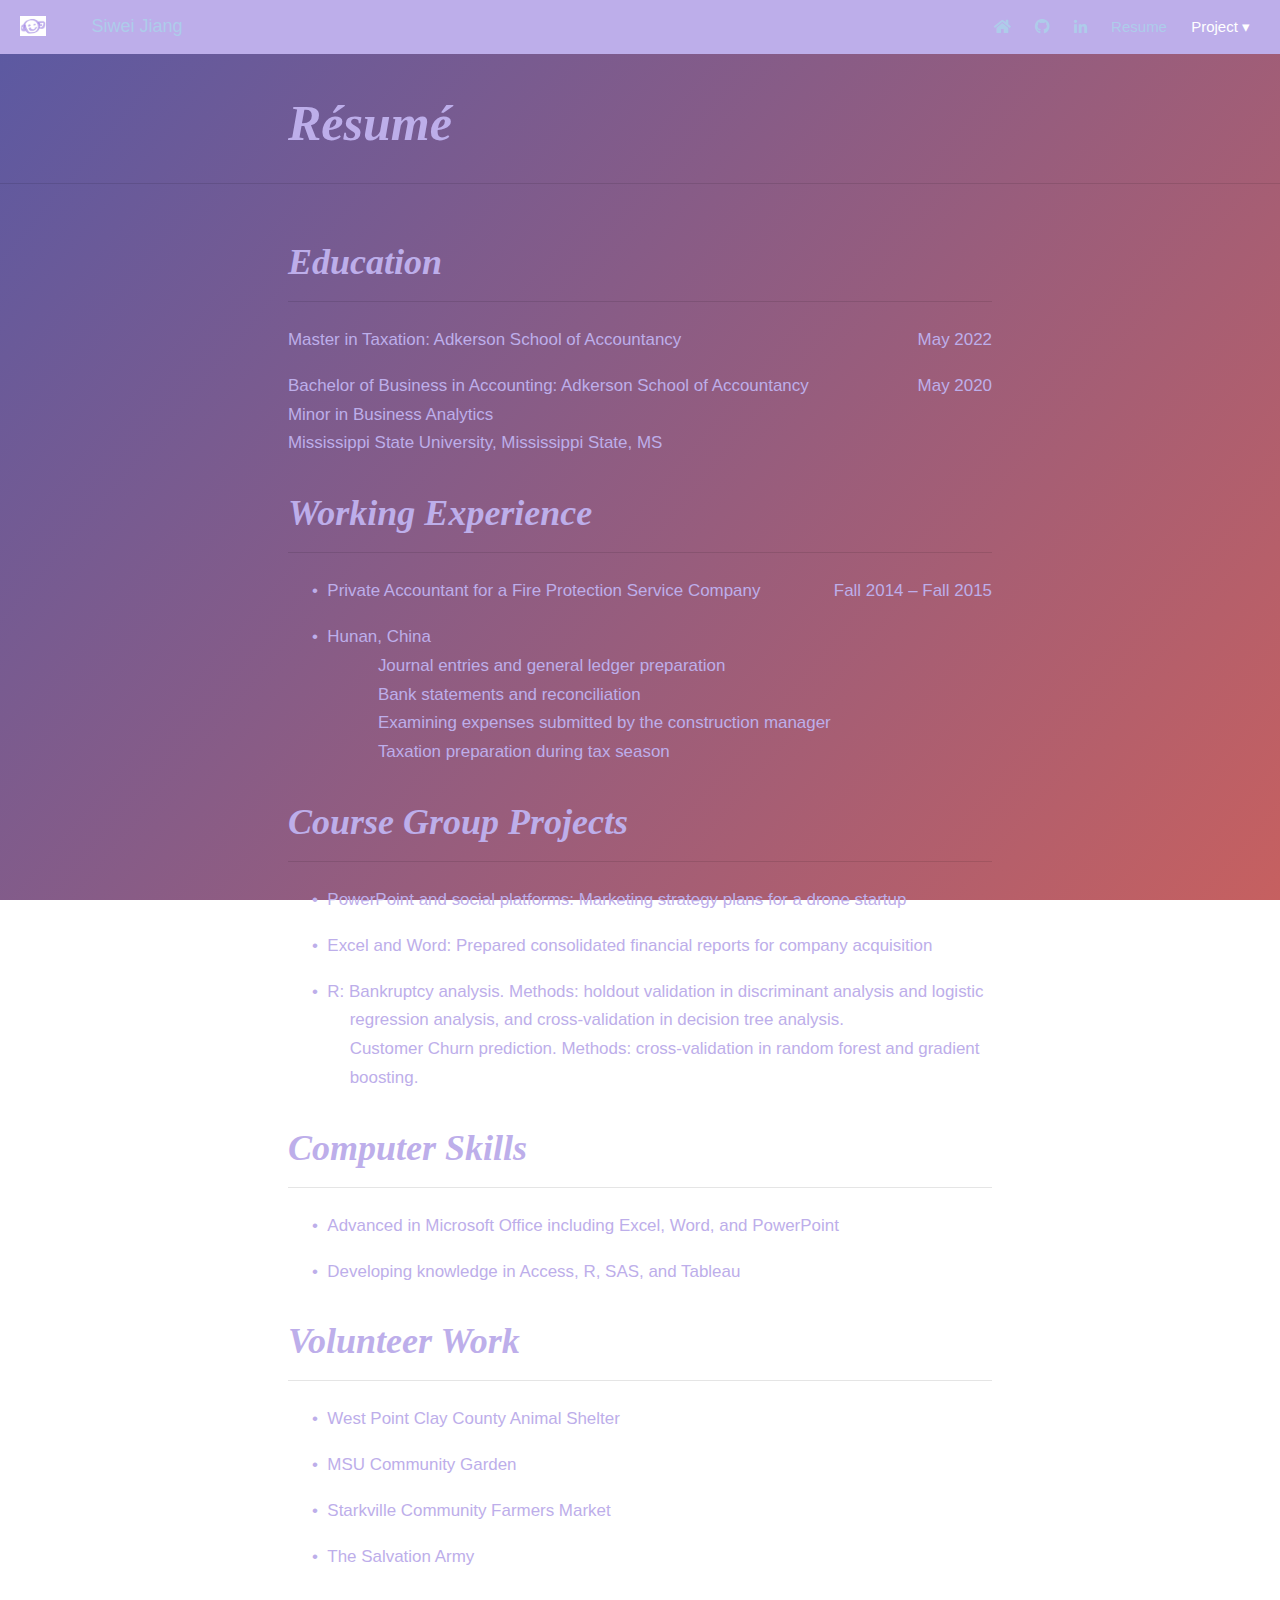
<file: docs/resume.html>
<!DOCTYPE html>

<html xmlns="http://www.w3.org/1999/xhtml" lang="" xml:lang="">

<head>
  <meta charset="utf-8"/>
  <meta name="viewport" content="width=device-width, initial-scale=1"/>
  <meta http-equiv="X-UA-Compatible" content="IE=Edge,chrome=1"/>
  <meta name="generator" content="distill" />

  <style type="text/css">
  /* Hide doc at startup (prevent jankiness while JS renders/transforms) */
  body {
    visibility: hidden;
  }
  </style>

 <!--radix_placeholder_import_source-->
 <!--/radix_placeholder_import_source-->

<style type="text/css">code{white-space: pre;}</style>
<style type="text/css" data-origin="pandoc">
pre > code.sourceCode { white-space: pre; position: relative; }
pre > code.sourceCode > span { display: inline-block; line-height: 1.25; }
pre > code.sourceCode > span:empty { height: 1.2em; }
.sourceCode { overflow: visible; }
code.sourceCode > span { color: inherit; text-decoration: inherit; }
div.sourceCode { margin: 1em 0; }
pre.sourceCode { margin: 0; }
@media screen {
div.sourceCode { overflow: auto; }
}
@media print {
pre > code.sourceCode { white-space: pre-wrap; }
pre > code.sourceCode > span { text-indent: -5em; padding-left: 5em; }
}
pre.numberSource code
  { counter-reset: source-line 0; }
pre.numberSource code > span
  { position: relative; left: -4em; counter-increment: source-line; }
pre.numberSource code > span > a:first-child::before
  { content: counter(source-line);
    position: relative; left: -1em; text-align: right; vertical-align: baseline;
    border: none; display: inline-block;
    -webkit-touch-callout: none; -webkit-user-select: none;
    -khtml-user-select: none; -moz-user-select: none;
    -ms-user-select: none; user-select: none;
    padding: 0 4px; width: 4em;
    color: #aaaaaa;
  }
pre.numberSource { margin-left: 3em; border-left: 1px solid #aaaaaa;  padding-left: 4px; }
div.sourceCode
  {   }
@media screen {
pre > code.sourceCode > span > a:first-child::before { text-decoration: underline; }
}
code span.al { color: #ad0000; } /* Alert */
code span.an { color: #5e5e5e; } /* Annotation */
code span.at { color: #20794d; } /* Attribute */
code span.bn { color: #ad0000; } /* BaseN */
code span.bu { } /* BuiltIn */
code span.cf { color: #007ba5; } /* ControlFlow */
code span.ch { color: #20794d; } /* Char */
code span.cn { color: #8f5902; } /* Constant */
code span.co { color: #5e5e5e; } /* Comment */
code span.cv { color: #5e5e5e; font-style: italic; } /* CommentVar */
code span.do { color: #5e5e5e; font-style: italic; } /* Documentation */
code span.dt { color: #ad0000; } /* DataType */
code span.dv { color: #ad0000; } /* DecVal */
code span.er { color: #ad0000; } /* Error */
code span.ex { } /* Extension */
code span.fl { color: #ad0000; } /* Float */
code span.fu { color: #4758ab; } /* Function */
code span.im { } /* Import */
code span.in { color: #5e5e5e; } /* Information */
code span.kw { color: #007ba5; } /* Keyword */
code span.op { color: #5e5e5e; } /* Operator */
code span.ot { color: #007ba5; } /* Other */
code span.pp { color: #ad0000; } /* Preprocessor */
code span.sc { color: #20794d; } /* SpecialChar */
code span.ss { color: #20794d; } /* SpecialString */
code span.st { color: #20794d; } /* String */
code span.va { color: #111111; } /* Variable */
code span.vs { color: #20794d; } /* VerbatimString */
code span.wa { color: #5e5e5e; font-style: italic; } /* Warning */
</style>

  <!--radix_placeholder_meta_tags-->
  <title>Siwei Jiang: Résumé</title>




  <!--  https://developers.facebook.com/docs/sharing/webmasters#markup -->
  <meta property="og:title" content="Siwei Jiang: Résumé"/>
  <meta property="og:type" content="article"/>
  <meta property="og:locale" content="en_US"/>
  <meta property="og:site_name" content="Siwei Jiang"/>

  <!--  https://dev.twitter.com/cards/types/summary -->
  <meta property="twitter:card" content="summary"/>
  <meta property="twitter:title" content="Siwei Jiang: Résumé"/>

  <!--/radix_placeholder_meta_tags-->
  <!--radix_placeholder_rmarkdown_metadata-->

  <script type="text/json" id="radix-rmarkdown-metadata">
  {"type":"list","attributes":{"names":{"type":"character","attributes":{},"value":["title","description","output"]}},"value":[{"type":"character","attributes":{},"value":["Résumé"]},{"type":"NULL"},{"type":"list","attributes":{"names":{"type":"character","attributes":{},"value":["distill::distill_article"]}},"value":[{"type":"list","attributes":{"names":{"type":"character","attributes":{},"value":["self_contained"]}},"value":[{"type":"logical","attributes":{},"value":[false]}]}]}]}
  </script>
  <!--/radix_placeholder_rmarkdown_metadata-->
  <!--radix_placeholder_navigation_in_header-->
  <meta name="distill:offset" content=""/>

  <script type="application/javascript">

    window.headroom_prevent_pin = false;

    window.document.addEventListener("DOMContentLoaded", function (event) {

      // initialize headroom for banner
      var header = $('header').get(0);
      var headerHeight = header.offsetHeight;
      var headroom = new Headroom(header, {
        tolerance: 5,
        onPin : function() {
          if (window.headroom_prevent_pin) {
            window.headroom_prevent_pin = false;
            headroom.unpin();
          }
        }
      });
      headroom.init();
      if(window.location.hash)
        headroom.unpin();
      $(header).addClass('headroom--transition');

      // offset scroll location for banner on hash change
      // (see: https://github.com/WickyNilliams/headroom.js/issues/38)
      window.addEventListener("hashchange", function(event) {
        window.scrollTo(0, window.pageYOffset - (headerHeight + 25));
      });

      // responsive menu
      $('.distill-site-header').each(function(i, val) {
        var topnav = $(this);
        var toggle = topnav.find('.nav-toggle');
        toggle.on('click', function() {
          topnav.toggleClass('responsive');
        });
      });

      // nav dropdowns
      $('.nav-dropbtn').click(function(e) {
        $(this).next('.nav-dropdown-content').toggleClass('nav-dropdown-active');
        $(this).parent().siblings('.nav-dropdown')
           .children('.nav-dropdown-content').removeClass('nav-dropdown-active');
      });
      $("body").click(function(e){
        $('.nav-dropdown-content').removeClass('nav-dropdown-active');
      });
      $(".nav-dropdown").click(function(e){
        e.stopPropagation();
      });
    });
  </script>

  <style type="text/css">

  /* Theme (user-documented overrideables for nav appearance) */

  .distill-site-nav {
    color: rgba(255, 255, 255, 0.8);
    background-color: #0F2E3D;
    font-size: 15px;
    font-weight: 300;
  }

  .distill-site-nav a {
    color: inherit;
    text-decoration: none;
  }

  .distill-site-nav a:hover {
    color: white;
  }

  @media print {
    .distill-site-nav {
      display: none;
    }
  }

  .distill-site-header {

  }

  .distill-site-footer {

  }


  /* Site Header */

  .distill-site-header {
    width: 100%;
    box-sizing: border-box;
    z-index: 3;
  }

  .distill-site-header .nav-left {
    display: inline-block;
    margin-left: 8px;
  }

  @media screen and (max-width: 768px) {
    .distill-site-header .nav-left {
      margin-left: 0;
    }
  }


  .distill-site-header .nav-right {
    float: right;
    margin-right: 8px;
  }

  .distill-site-header a,
  .distill-site-header .title {
    display: inline-block;
    text-align: center;
    padding: 14px 10px 14px 10px;
  }

  .distill-site-header .title {
    font-size: 18px;
    min-width: 150px;
  }

  .distill-site-header .logo {
    padding: 0;
  }

  .distill-site-header .logo img {
    display: none;
    max-height: 20px;
    width: auto;
    margin-bottom: -4px;
  }

  .distill-site-header .nav-image img {
    max-height: 18px;
    width: auto;
    display: inline-block;
    margin-bottom: -3px;
  }



  @media screen and (min-width: 1000px) {
    .distill-site-header .logo img {
      display: inline-block;
    }
    .distill-site-header .nav-left {
      margin-left: 20px;
    }
    .distill-site-header .nav-right {
      margin-right: 20px;
    }
    .distill-site-header .title {
      padding-left: 12px;
    }
  }


  .distill-site-header .nav-toggle {
    display: none;
  }

  .nav-dropdown {
    display: inline-block;
    position: relative;
  }

  .nav-dropdown .nav-dropbtn {
    border: none;
    outline: none;
    color: rgba(255, 255, 255, 0.8);
    padding: 16px 10px;
    background-color: transparent;
    font-family: inherit;
    font-size: inherit;
    font-weight: inherit;
    margin: 0;
    margin-top: 1px;
    z-index: 2;
  }

  .nav-dropdown-content {
    display: none;
    position: absolute;
    background-color: white;
    min-width: 200px;
    border: 1px solid rgba(0,0,0,0.15);
    border-radius: 4px;
    box-shadow: 0px 8px 16px 0px rgba(0,0,0,0.1);
    z-index: 1;
    margin-top: 2px;
    white-space: nowrap;
    padding-top: 4px;
    padding-bottom: 4px;
  }

  .nav-dropdown-content hr {
    margin-top: 4px;
    margin-bottom: 4px;
    border: none;
    border-bottom: 1px solid rgba(0, 0, 0, 0.1);
  }

  .nav-dropdown-active {
    display: block;
  }

  .nav-dropdown-content a, .nav-dropdown-content .nav-dropdown-header {
    color: black;
    padding: 6px 24px;
    text-decoration: none;
    display: block;
    text-align: left;
  }

  .nav-dropdown-content .nav-dropdown-header {
    display: block;
    padding: 5px 24px;
    padding-bottom: 0;
    text-transform: uppercase;
    font-size: 14px;
    color: #999999;
    white-space: nowrap;
  }

  .nav-dropdown:hover .nav-dropbtn {
    color: white;
  }

  .nav-dropdown-content a:hover {
    background-color: #ddd;
    color: black;
  }

  .nav-right .nav-dropdown-content {
    margin-left: -45%;
    right: 0;
  }

  @media screen and (max-width: 768px) {
    .distill-site-header a, .distill-site-header .nav-dropdown  {display: none;}
    .distill-site-header a.nav-toggle {
      float: right;
      display: block;
    }
    .distill-site-header .title {
      margin-left: 0;
    }
    .distill-site-header .nav-right {
      margin-right: 0;
    }
    .distill-site-header {
      overflow: hidden;
    }
    .nav-right .nav-dropdown-content {
      margin-left: 0;
    }
  }


  @media screen and (max-width: 768px) {
    .distill-site-header.responsive {position: relative; min-height: 500px; }
    .distill-site-header.responsive a.nav-toggle {
      position: absolute;
      right: 0;
      top: 0;
    }
    .distill-site-header.responsive a,
    .distill-site-header.responsive .nav-dropdown {
      display: block;
      text-align: left;
    }
    .distill-site-header.responsive .nav-left,
    .distill-site-header.responsive .nav-right {
      width: 100%;
    }
    .distill-site-header.responsive .nav-dropdown {float: none;}
    .distill-site-header.responsive .nav-dropdown-content {position: relative;}
    .distill-site-header.responsive .nav-dropdown .nav-dropbtn {
      display: block;
      width: 100%;
      text-align: left;
    }
  }

  /* Site Footer */

  .distill-site-footer {
    width: 100%;
    overflow: hidden;
    box-sizing: border-box;
    z-index: 3;
    margin-top: 30px;
    padding-top: 30px;
    padding-bottom: 30px;
    text-align: center;
  }

  /* Headroom */

  d-title {
    padding-top: 6rem;
  }

  @media print {
    d-title {
      padding-top: 4rem;
    }
  }

  .headroom {
    z-index: 1000;
    position: fixed;
    top: 0;
    left: 0;
    right: 0;
  }

  .headroom--transition {
    transition: all .4s ease-in-out;
  }

  .headroom--unpinned {
    top: -100px;
  }

  .headroom--pinned {
    top: 0;
  }

  /* adjust viewport for navbar height */
  /* helps vertically center bootstrap (non-distill) content */
  .min-vh-100 {
    min-height: calc(100vh - 100px) !important;
  }

  </style>

  <script src="site_libs/jquery-3.6.0/jquery-3.6.0.min.js"></script>
  <link href="site_libs/font-awesome-5.1.0/css/all.css" rel="stylesheet"/>
  <link href="site_libs/font-awesome-5.1.0/css/v4-shims.css" rel="stylesheet"/>
  <script src="site_libs/headroom-0.9.4/headroom.min.js"></script>
  <!--/radix_placeholder_navigation_in_header-->
  <!--radix_placeholder_distill-->

  <style type="text/css">

  body {
    background-color: white;
  }

  .pandoc-table {
    width: 100%;
  }

  .pandoc-table>caption {
    margin-bottom: 10px;
  }

  .pandoc-table th:not([align]) {
    text-align: left;
  }

  .pagedtable-footer {
    font-size: 15px;
  }

  d-byline .byline {
    grid-template-columns: 2fr 2fr;
  }

  d-byline .byline h3 {
    margin-block-start: 1.5em;
  }

  d-byline .byline .authors-affiliations h3 {
    margin-block-start: 0.5em;
  }

  .authors-affiliations .orcid-id {
    width: 16px;
    height:16px;
    margin-left: 4px;
    margin-right: 4px;
    vertical-align: middle;
    padding-bottom: 2px;
  }

  d-title .dt-tags {
    margin-top: 1em;
    grid-column: text;
  }

  .dt-tags .dt-tag {
    text-decoration: none;
    display: inline-block;
    color: rgba(0,0,0,0.6);
    padding: 0em 0.4em;
    margin-right: 0.5em;
    margin-bottom: 0.4em;
    font-size: 70%;
    border: 1px solid rgba(0,0,0,0.2);
    border-radius: 3px;
    text-transform: uppercase;
    font-weight: 500;
  }

  d-article table.gt_table td,
  d-article table.gt_table th {
    border-bottom: none;
  }

  .html-widget {
    margin-bottom: 2.0em;
  }

  .l-screen-inset {
    padding-right: 16px;
  }

  .l-screen .caption {
    margin-left: 10px;
  }

  .shaded {
    background: rgb(247, 247, 247);
    padding-top: 20px;
    padding-bottom: 20px;
    border-top: 1px solid rgba(0, 0, 0, 0.1);
    border-bottom: 1px solid rgba(0, 0, 0, 0.1);
  }

  .shaded .html-widget {
    margin-bottom: 0;
    border: 1px solid rgba(0, 0, 0, 0.1);
  }

  .shaded .shaded-content {
    background: white;
  }

  .text-output {
    margin-top: 0;
    line-height: 1.5em;
  }

  .hidden {
    display: none !important;
  }

  d-article {
    padding-top: 2.5rem;
    padding-bottom: 30px;
  }

  d-appendix {
    padding-top: 30px;
  }

  d-article>p>img {
    width: 100%;
  }

  d-article h2 {
    margin: 1rem 0 1.5rem 0;
  }

  d-article h3 {
    margin-top: 1.5rem;
  }

  d-article iframe {
    border: 1px solid rgba(0, 0, 0, 0.1);
    margin-bottom: 2.0em;
    width: 100%;
  }

  /* Tweak code blocks */

  d-article div.sourceCode code,
  d-article pre code {
    font-family: Consolas, Monaco, 'Andale Mono', 'Ubuntu Mono', monospace;
  }

  d-article pre,
  d-article div.sourceCode,
  d-article div.sourceCode pre {
    overflow: auto;
  }

  d-article div.sourceCode {
    background-color: white;
  }

  d-article div.sourceCode pre {
    padding-left: 10px;
    font-size: 12px;
    border-left: 2px solid rgba(0,0,0,0.1);
  }

  d-article pre {
    font-size: 12px;
    color: black;
    background: none;
    margin-top: 0;
    text-align: left;
    white-space: pre;
    word-spacing: normal;
    word-break: normal;
    word-wrap: normal;
    line-height: 1.5;

    -moz-tab-size: 4;
    -o-tab-size: 4;
    tab-size: 4;

    -webkit-hyphens: none;
    -moz-hyphens: none;
    -ms-hyphens: none;
    hyphens: none;
  }

  d-article pre a {
    border-bottom: none;
  }

  d-article pre a:hover {
    border-bottom: none;
    text-decoration: underline;
  }

  d-article details {
    grid-column: text;
    margin-bottom: 0.8em;
  }

  @media(min-width: 768px) {

  d-article pre,
  d-article div.sourceCode,
  d-article div.sourceCode pre {
    overflow: visible !important;
  }

  d-article div.sourceCode pre {
    padding-left: 18px;
    font-size: 14px;
  }

  d-article pre {
    font-size: 14px;
  }

  }

  figure img.external {
    background: white;
    border: 1px solid rgba(0, 0, 0, 0.1);
    box-shadow: 0 1px 8px rgba(0, 0, 0, 0.1);
    padding: 18px;
    box-sizing: border-box;
  }

  /* CSS for d-contents */

  .d-contents {
    grid-column: text;
    color: rgba(0,0,0,0.8);
    font-size: 0.9em;
    padding-bottom: 1em;
    margin-bottom: 1em;
    padding-bottom: 0.5em;
    margin-bottom: 1em;
    padding-left: 0.25em;
    justify-self: start;
  }

  @media(min-width: 1000px) {
    .d-contents.d-contents-float {
      height: 0;
      grid-column-start: 1;
      grid-column-end: 4;
      justify-self: center;
      padding-right: 3em;
      padding-left: 2em;
    }
  }

  .d-contents nav h3 {
    font-size: 18px;
    margin-top: 0;
    margin-bottom: 1em;
  }

  .d-contents li {
    list-style-type: none
  }

  .d-contents nav > ul {
    padding-left: 0;
  }

  .d-contents ul {
    padding-left: 1em
  }

  .d-contents nav ul li {
    margin-top: 0.6em;
    margin-bottom: 0.2em;
  }

  .d-contents nav a {
    font-size: 13px;
    border-bottom: none;
    text-decoration: none
    color: rgba(0, 0, 0, 0.8);
  }

  .d-contents nav a:hover {
    text-decoration: underline solid rgba(0, 0, 0, 0.6)
  }

  .d-contents nav > ul > li > a {
    font-weight: 600;
  }

  .d-contents nav > ul > li > ul {
    font-weight: inherit;
  }

  .d-contents nav > ul > li > ul > li {
    margin-top: 0.2em;
  }


  .d-contents nav ul {
    margin-top: 0;
    margin-bottom: 0.25em;
  }

  .d-article-with-toc h2:nth-child(2) {
    margin-top: 0;
  }


  /* Figure */

  .figure {
    position: relative;
    margin-bottom: 2.5em;
    margin-top: 1.5em;
  }

  .figure img {
    width: 100%;
  }

  .figure .caption {
    color: rgba(0, 0, 0, 0.6);
    font-size: 12px;
    line-height: 1.5em;
  }

  .figure img.external {
    background: white;
    border: 1px solid rgba(0, 0, 0, 0.1);
    box-shadow: 0 1px 8px rgba(0, 0, 0, 0.1);
    padding: 18px;
    box-sizing: border-box;
  }

  .figure .caption a {
    color: rgba(0, 0, 0, 0.6);
  }

  .figure .caption b,
  .figure .caption strong, {
    font-weight: 600;
    color: rgba(0, 0, 0, 1.0);
  }

  /* Citations */

  d-article .citation {
    color: inherit;
    cursor: inherit;
  }

  div.hanging-indent{
    margin-left: 1em; text-indent: -1em;
  }

  /* Citation hover box */

  .tippy-box[data-theme~=light-border] {
    background-color: rgba(250, 250, 250, 0.95);
  }

  .tippy-content > p {
    margin-bottom: 0;
    padding: 2px;
  }


  /* Tweak 1000px media break to show more text */

  @media(min-width: 1000px) {
    .base-grid,
    distill-header,
    d-title,
    d-abstract,
    d-article,
    d-appendix,
    distill-appendix,
    d-byline,
    d-footnote-list,
    d-citation-list,
    distill-footer {
      grid-template-columns: [screen-start] 1fr [page-start kicker-start] 80px [middle-start] 50px [text-start kicker-end] 65px 65px 65px 65px 65px 65px 65px 65px [text-end gutter-start] 65px [middle-end] 65px [page-end gutter-end] 1fr [screen-end];
      grid-column-gap: 16px;
    }

    .grid {
      grid-column-gap: 16px;
    }

    d-article {
      font-size: 1.06rem;
      line-height: 1.7em;
    }
    figure .caption, .figure .caption, figure figcaption {
      font-size: 13px;
    }
  }

  @media(min-width: 1180px) {
    .base-grid,
    distill-header,
    d-title,
    d-abstract,
    d-article,
    d-appendix,
    distill-appendix,
    d-byline,
    d-footnote-list,
    d-citation-list,
    distill-footer {
      grid-template-columns: [screen-start] 1fr [page-start kicker-start] 60px [middle-start] 60px [text-start kicker-end] 60px 60px 60px 60px 60px 60px 60px 60px [text-end gutter-start] 60px [middle-end] 60px [page-end gutter-end] 1fr [screen-end];
      grid-column-gap: 32px;
    }

    .grid {
      grid-column-gap: 32px;
    }
  }


  /* Get the citation styles for the appendix (not auto-injected on render since
     we do our own rendering of the citation appendix) */

  d-appendix .citation-appendix,
  .d-appendix .citation-appendix {
    font-size: 11px;
    line-height: 15px;
    border-left: 1px solid rgba(0, 0, 0, 0.1);
    padding-left: 18px;
    border: 1px solid rgba(0,0,0,0.1);
    background: rgba(0, 0, 0, 0.02);
    padding: 10px 18px;
    border-radius: 3px;
    color: rgba(150, 150, 150, 1);
    overflow: hidden;
    margin-top: -12px;
    white-space: pre-wrap;
    word-wrap: break-word;
  }

  /* Include appendix styles here so they can be overridden */

  d-appendix {
    contain: layout style;
    font-size: 0.8em;
    line-height: 1.7em;
    margin-top: 60px;
    margin-bottom: 0;
    border-top: 1px solid rgba(0, 0, 0, 0.1);
    color: rgba(0,0,0,0.5);
    padding-top: 60px;
    padding-bottom: 48px;
  }

  d-appendix h3 {
    grid-column: page-start / text-start;
    font-size: 15px;
    font-weight: 500;
    margin-top: 1em;
    margin-bottom: 0;
    color: rgba(0,0,0,0.65);
  }

  d-appendix h3 + * {
    margin-top: 1em;
  }

  d-appendix ol {
    padding: 0 0 0 15px;
  }

  @media (min-width: 768px) {
    d-appendix ol {
      padding: 0 0 0 30px;
      margin-left: -30px;
    }
  }

  d-appendix li {
    margin-bottom: 1em;
  }

  d-appendix a {
    color: rgba(0, 0, 0, 0.6);
  }

  d-appendix > * {
    grid-column: text;
  }

  d-appendix > d-footnote-list,
  d-appendix > d-citation-list,
  d-appendix > distill-appendix {
    grid-column: screen;
  }

  /* Include footnote styles here so they can be overridden */

  d-footnote-list {
    contain: layout style;
  }

  d-footnote-list > * {
    grid-column: text;
  }

  d-footnote-list a.footnote-backlink {
    color: rgba(0,0,0,0.3);
    padding-left: 0.5em;
  }



  /* Anchor.js */

  .anchorjs-link {
    /*transition: all .25s linear; */
    text-decoration: none;
    border-bottom: none;
  }
  *:hover > .anchorjs-link {
    margin-left: -1.125em !important;
    text-decoration: none;
    border-bottom: none;
  }

  /* Social footer */

  .social_footer {
    margin-top: 30px;
    margin-bottom: 0;
    color: rgba(0,0,0,0.67);
  }

  .disqus-comments {
    margin-right: 30px;
  }

  .disqus-comment-count {
    border-bottom: 1px solid rgba(0, 0, 0, 0.4);
    cursor: pointer;
  }

  #disqus_thread {
    margin-top: 30px;
  }

  .article-sharing a {
    border-bottom: none;
    margin-right: 8px;
  }

  .article-sharing a:hover {
    border-bottom: none;
  }

  .sidebar-section.subscribe {
    font-size: 12px;
    line-height: 1.6em;
  }

  .subscribe p {
    margin-bottom: 0.5em;
  }


  .article-footer .subscribe {
    font-size: 15px;
    margin-top: 45px;
  }


  .sidebar-section.custom {
    font-size: 12px;
    line-height: 1.6em;
  }

  .custom p {
    margin-bottom: 0.5em;
  }

  /* Styles for listing layout (hide title) */
  .layout-listing d-title, .layout-listing .d-title {
    display: none;
  }

  /* Styles for posts lists (not auto-injected) */


  .posts-with-sidebar {
    padding-left: 45px;
    padding-right: 45px;
  }

  .posts-list .description h2,
  .posts-list .description p {
    font-family: -apple-system, BlinkMacSystemFont, "Segoe UI", Roboto, Oxygen, Ubuntu, Cantarell, "Fira Sans", "Droid Sans", "Helvetica Neue", Arial, sans-serif;
  }

  .posts-list .description h2 {
    font-weight: 700;
    border-bottom: none;
    padding-bottom: 0;
  }

  .posts-list h2.post-tag {
    border-bottom: 1px solid rgba(0, 0, 0, 0.2);
    padding-bottom: 12px;
  }
  .posts-list {
    margin-top: 60px;
    margin-bottom: 24px;
  }

  .posts-list .post-preview {
    text-decoration: none;
    overflow: hidden;
    display: block;
    border-bottom: 1px solid rgba(0, 0, 0, 0.1);
    padding: 24px 0;
  }

  .post-preview-last {
    border-bottom: none !important;
  }

  .posts-list .posts-list-caption {
    grid-column: screen;
    font-weight: 400;
  }

  .posts-list .post-preview h2 {
    margin: 0 0 6px 0;
    line-height: 1.2em;
    font-style: normal;
    font-size: 24px;
  }

  .posts-list .post-preview p {
    margin: 0 0 12px 0;
    line-height: 1.4em;
    font-size: 16px;
  }

  .posts-list .post-preview .thumbnail {
    box-sizing: border-box;
    margin-bottom: 24px;
    position: relative;
    max-width: 500px;
  }
  .posts-list .post-preview img {
    width: 100%;
    display: block;
  }

  .posts-list .metadata {
    font-size: 12px;
    line-height: 1.4em;
    margin-bottom: 18px;
  }

  .posts-list .metadata > * {
    display: inline-block;
  }

  .posts-list .metadata .publishedDate {
    margin-right: 2em;
  }

  .posts-list .metadata .dt-authors {
    display: block;
    margin-top: 0.3em;
    margin-right: 2em;
  }

  .posts-list .dt-tags {
    display: block;
    line-height: 1em;
  }

  .posts-list .dt-tags .dt-tag {
    display: inline-block;
    color: rgba(0,0,0,0.6);
    padding: 0.3em 0.4em;
    margin-right: 0.2em;
    margin-bottom: 0.4em;
    font-size: 60%;
    border: 1px solid rgba(0,0,0,0.2);
    border-radius: 3px;
    text-transform: uppercase;
    font-weight: 500;
  }

  .posts-list img {
    opacity: 1;
  }

  .posts-list img[data-src] {
    opacity: 0;
  }

  .posts-more {
    clear: both;
  }


  .posts-sidebar {
    font-size: 16px;
  }

  .posts-sidebar h3 {
    font-size: 16px;
    margin-top: 0;
    margin-bottom: 0.5em;
    font-weight: 400;
    text-transform: uppercase;
  }

  .sidebar-section {
    margin-bottom: 30px;
  }

  .categories ul {
    list-style-type: none;
    margin: 0;
    padding: 0;
  }

  .categories li {
    color: rgba(0, 0, 0, 0.8);
    margin-bottom: 0;
  }

  .categories li>a {
    border-bottom: none;
  }

  .categories li>a:hover {
    border-bottom: 1px solid rgba(0, 0, 0, 0.4);
  }

  .categories .active {
    font-weight: 600;
  }

  .categories .category-count {
    color: rgba(0, 0, 0, 0.4);
  }


  @media(min-width: 768px) {
    .posts-list .post-preview h2 {
      font-size: 26px;
    }
    .posts-list .post-preview .thumbnail {
      float: right;
      width: 30%;
      margin-bottom: 0;
    }
    .posts-list .post-preview .description {
      float: left;
      width: 45%;
    }
    .posts-list .post-preview .metadata {
      float: left;
      width: 20%;
      margin-top: 8px;
    }
    .posts-list .post-preview p {
      margin: 0 0 12px 0;
      line-height: 1.5em;
      font-size: 16px;
    }
    .posts-with-sidebar .posts-list {
      float: left;
      width: 75%;
    }
    .posts-with-sidebar .posts-sidebar {
      float: right;
      width: 20%;
      margin-top: 60px;
      padding-top: 24px;
      padding-bottom: 24px;
    }
  }


  /* Improve display for browsers without grid (IE/Edge <= 15) */

  .downlevel {
    line-height: 1.6em;
    font-family: -apple-system, BlinkMacSystemFont, "Segoe UI", Roboto, Oxygen, Ubuntu, Cantarell, "Fira Sans", "Droid Sans", "Helvetica Neue", Arial, sans-serif;
    margin: 0;
  }

  .downlevel .d-title {
    padding-top: 6rem;
    padding-bottom: 1.5rem;
  }

  .downlevel .d-title h1 {
    font-size: 50px;
    font-weight: 700;
    line-height: 1.1em;
    margin: 0 0 0.5rem;
  }

  .downlevel .d-title p {
    font-weight: 300;
    font-size: 1.2rem;
    line-height: 1.55em;
    margin-top: 0;
  }

  .downlevel .d-byline {
    padding-top: 0.8em;
    padding-bottom: 0.8em;
    font-size: 0.8rem;
    line-height: 1.8em;
  }

  .downlevel .section-separator {
    border: none;
    border-top: 1px solid rgba(0, 0, 0, 0.1);
  }

  .downlevel .d-article {
    font-size: 1.06rem;
    line-height: 1.7em;
    padding-top: 1rem;
    padding-bottom: 2rem;
  }


  .downlevel .d-appendix {
    padding-left: 0;
    padding-right: 0;
    max-width: none;
    font-size: 0.8em;
    line-height: 1.7em;
    margin-bottom: 0;
    color: rgba(0,0,0,0.5);
    padding-top: 40px;
    padding-bottom: 48px;
  }

  .downlevel .footnotes ol {
    padding-left: 13px;
  }

  .downlevel .base-grid,
  .downlevel .distill-header,
  .downlevel .d-title,
  .downlevel .d-abstract,
  .downlevel .d-article,
  .downlevel .d-appendix,
  .downlevel .distill-appendix,
  .downlevel .d-byline,
  .downlevel .d-footnote-list,
  .downlevel .d-citation-list,
  .downlevel .distill-footer,
  .downlevel .appendix-bottom,
  .downlevel .posts-container {
    padding-left: 40px;
    padding-right: 40px;
  }

  @media(min-width: 768px) {
    .downlevel .base-grid,
    .downlevel .distill-header,
    .downlevel .d-title,
    .downlevel .d-abstract,
    .downlevel .d-article,
    .downlevel .d-appendix,
    .downlevel .distill-appendix,
    .downlevel .d-byline,
    .downlevel .d-footnote-list,
    .downlevel .d-citation-list,
    .downlevel .distill-footer,
    .downlevel .appendix-bottom,
    .downlevel .posts-container {
    padding-left: 150px;
    padding-right: 150px;
    max-width: 900px;
  }
  }

  .downlevel pre code {
    display: block;
    border-left: 2px solid rgba(0, 0, 0, .1);
    padding: 0 0 0 20px;
    font-size: 14px;
  }

  .downlevel code, .downlevel pre {
    color: black;
    background: none;
    font-family: Consolas, Monaco, 'Andale Mono', 'Ubuntu Mono', monospace;
    text-align: left;
    white-space: pre;
    word-spacing: normal;
    word-break: normal;
    word-wrap: normal;
    line-height: 1.5;

    -moz-tab-size: 4;
    -o-tab-size: 4;
    tab-size: 4;

    -webkit-hyphens: none;
    -moz-hyphens: none;
    -ms-hyphens: none;
    hyphens: none;
  }

  .downlevel .posts-list .post-preview {
    color: inherit;
  }



  </style>

  <script type="application/javascript">

  function is_downlevel_browser() {
    if (bowser.isUnsupportedBrowser({ msie: "12", msedge: "16"},
                                   window.navigator.userAgent)) {
      return true;
    } else {
      return window.load_distill_framework === undefined;
    }
  }

  // show body when load is complete
  function on_load_complete() {

    // add anchors
    if (window.anchors) {
      window.anchors.options.placement = 'left';
      window.anchors.add('d-article > h2, d-article > h3, d-article > h4, d-article > h5');
    }


    // set body to visible
    document.body.style.visibility = 'visible';

    // force redraw for leaflet widgets
    if (window.HTMLWidgets) {
      var maps = window.HTMLWidgets.findAll(".leaflet");
      $.each(maps, function(i, el) {
        var map = this.getMap();
        map.invalidateSize();
        map.eachLayer(function(layer) {
          if (layer instanceof L.TileLayer)
            layer.redraw();
        });
      });
    }

    // trigger 'shown' so htmlwidgets resize
    $('d-article').trigger('shown');
  }

  function init_distill() {

    init_common();

    // create front matter
    var front_matter = $('<d-front-matter></d-front-matter>');
    $('#distill-front-matter').wrap(front_matter);

    // create d-title
    $('.d-title').changeElementType('d-title');

    // create d-byline
    var byline = $('<d-byline></d-byline>');
    $('.d-byline').replaceWith(byline);

    // create d-article
    var article = $('<d-article></d-article>');
    $('.d-article').wrap(article).children().unwrap();

    // move posts container into article
    $('.posts-container').appendTo($('d-article'));

    // create d-appendix
    $('.d-appendix').changeElementType('d-appendix');

    // flag indicating that we have appendix items
    var appendix = $('.appendix-bottom').children('h3').length > 0;

    // replace footnotes with <d-footnote>
    $('.footnote-ref').each(function(i, val) {
      appendix = true;
      var href = $(this).attr('href');
      var id = href.replace('#', '');
      var fn = $('#' + id);
      var fn_p = $('#' + id + '>p');
      fn_p.find('.footnote-back').remove();
      var text = fn_p.html();
      var dtfn = $('<d-footnote></d-footnote>');
      dtfn.html(text);
      $(this).replaceWith(dtfn);
    });
    // remove footnotes
    $('.footnotes').remove();

    // move refs into #references-listing
    $('#references-listing').replaceWith($('#refs'));

    $('h1.appendix, h2.appendix').each(function(i, val) {
      $(this).changeElementType('h3');
    });
    $('h3.appendix').each(function(i, val) {
      var id = $(this).attr('id');
      $('.d-contents a[href="#' + id + '"]').parent().remove();
      appendix = true;
      $(this).nextUntil($('h1, h2, h3')).addBack().appendTo($('d-appendix'));
    });

    // show d-appendix if we have appendix content
    $("d-appendix").css('display', appendix ? 'grid' : 'none');

    // localize layout chunks to just output
    $('.layout-chunk').each(function(i, val) {

      // capture layout
      var layout = $(this).attr('data-layout');

      // apply layout to markdown level block elements
      var elements = $(this).children().not('details, div.sourceCode, pre, script');
      elements.each(function(i, el) {
        var layout_div = $('<div class="' + layout + '"></div>');
        if (layout_div.hasClass('shaded')) {
          var shaded_content = $('<div class="shaded-content"></div>');
          $(this).wrap(shaded_content);
          $(this).parent().wrap(layout_div);
        } else {
          $(this).wrap(layout_div);
        }
      });


      // unwrap the layout-chunk div
      $(this).children().unwrap();
    });

    // remove code block used to force  highlighting css
    $('.distill-force-highlighting-css').parent().remove();

    // remove empty line numbers inserted by pandoc when using a
    // custom syntax highlighting theme
    $('code.sourceCode a:empty').remove();

    // load distill framework
    load_distill_framework();

    // wait for window.distillRunlevel == 4 to do post processing
    function distill_post_process() {

      if (!window.distillRunlevel || window.distillRunlevel < 4)
        return;

      // hide author/affiliations entirely if we have no authors
      var front_matter = JSON.parse($("#distill-front-matter").html());
      var have_authors = front_matter.authors && front_matter.authors.length > 0;
      if (!have_authors)
        $('d-byline').addClass('hidden');

      // article with toc class
      $('.d-contents').parent().addClass('d-article-with-toc');

      // strip links that point to #
      $('.authors-affiliations').find('a[href="#"]').removeAttr('href');

      // add orcid ids
      $('.authors-affiliations').find('.author').each(function(i, el) {
        var orcid_id = front_matter.authors[i].orcidID;
        if (orcid_id) {
          var a = $('<a></a>');
          a.attr('href', 'https://orcid.org/' + orcid_id);
          var img = $('<img></img>');
          img.addClass('orcid-id');
          img.attr('alt', 'ORCID ID');
          img.attr('src','[data-uri]');
          a.append(img);
          $(this).append(a);
        }
      });

      // hide elements of author/affiliations grid that have no value
      function hide_byline_column(caption) {
        $('d-byline').find('h3:contains("' + caption + '")').parent().css('visibility', 'hidden');
      }

      // affiliations
      var have_affiliations = false;
      for (var i = 0; i<front_matter.authors.length; ++i) {
        var author = front_matter.authors[i];
        if (author.affiliation !== "&nbsp;") {
          have_affiliations = true;
          break;
        }
      }
      if (!have_affiliations)
        $('d-byline').find('h3:contains("Affiliations")').css('visibility', 'hidden');

      // published date
      if (!front_matter.publishedDate)
        hide_byline_column("Published");

      // document object identifier
      var doi = $('d-byline').find('h3:contains("DOI")');
      var doi_p = doi.next().empty();
      if (!front_matter.doi) {
        // if we have a citation and valid citationText then link to that
        if ($('#citation').length > 0 && front_matter.citationText) {
          doi.html('Citation');
          $('<a href="#citation"></a>')
            .text(front_matter.citationText)
            .appendTo(doi_p);
        } else {
          hide_byline_column("DOI");
        }
      } else {
        $('<a></a>')
           .attr('href', "https://doi.org/" + front_matter.doi)
           .html(front_matter.doi)
           .appendTo(doi_p);
      }

       // change plural form of authors/affiliations
      if (front_matter.authors.length === 1) {
        var grid = $('.authors-affiliations');
        grid.children('h3:contains("Authors")').text('Author');
        grid.children('h3:contains("Affiliations")').text('Affiliation');
      }

      // remove d-appendix and d-footnote-list local styles
      $('d-appendix > style:first-child').remove();
      $('d-footnote-list > style:first-child').remove();

      // move appendix-bottom entries to the bottom
      $('.appendix-bottom').appendTo('d-appendix').children().unwrap();
      $('.appendix-bottom').remove();

      // hoverable references
      $('span.citation[data-cites]').each(function() {
        var refHtml = $('#ref-' + $(this).attr('data-cites')).html();
        window.tippy(this, {
          allowHTML: true,
          content: refHtml,
          maxWidth: 500,
          interactive: true,
          interactiveBorder: 10,
          theme: 'light-border',
          placement: 'bottom-start'
        });
      });

      // clear polling timer
      clearInterval(tid);

      // show body now that everything is ready
      on_load_complete();
    }

    var tid = setInterval(distill_post_process, 50);
    distill_post_process();

  }

  function init_downlevel() {

    init_common();

     // insert hr after d-title
    $('.d-title').after($('<hr class="section-separator"/>'));

    // check if we have authors
    var front_matter = JSON.parse($("#distill-front-matter").html());
    var have_authors = front_matter.authors && front_matter.authors.length > 0;

    // manage byline/border
    if (!have_authors)
      $('.d-byline').remove();
    $('.d-byline').after($('<hr class="section-separator"/>'));
    $('.d-byline a').remove();

    // remove toc
    $('.d-contents').remove();

    // move appendix elements
    $('h1.appendix, h2.appendix').each(function(i, val) {
      $(this).changeElementType('h3');
    });
    $('h3.appendix').each(function(i, val) {
      $(this).nextUntil($('h1, h2, h3')).addBack().appendTo($('.d-appendix'));
    });


    // inject headers into references and footnotes
    var refs_header = $('<h3></h3>');
    refs_header.text('References');
    $('#refs').prepend(refs_header);

    var footnotes_header = $('<h3></h3');
    footnotes_header.text('Footnotes');
    $('.footnotes').children('hr').first().replaceWith(footnotes_header);

    // move appendix-bottom entries to the bottom
    $('.appendix-bottom').appendTo('.d-appendix').children().unwrap();
    $('.appendix-bottom').remove();

    // remove appendix if it's empty
    if ($('.d-appendix').children().length === 0)
      $('.d-appendix').remove();

    // prepend separator above appendix
    $('.d-appendix').before($('<hr class="section-separator" style="clear: both"/>'));

    // trim code
    $('pre>code').each(function(i, val) {
      $(this).html($.trim($(this).html()));
    });

    // move posts-container right before article
    $('.posts-container').insertBefore($('.d-article'));

    $('body').addClass('downlevel');

    on_load_complete();
  }


  function init_common() {

    // jquery plugin to change element types
    (function($) {
      $.fn.changeElementType = function(newType) {
        var attrs = {};

        $.each(this[0].attributes, function(idx, attr) {
          attrs[attr.nodeName] = attr.nodeValue;
        });

        this.replaceWith(function() {
          return $("<" + newType + "/>", attrs).append($(this).contents());
        });
      };
    })(jQuery);

    // prevent underline for linked images
    $('a > img').parent().css({'border-bottom' : 'none'});

    // mark non-body figures created by knitr chunks as 100% width
    $('.layout-chunk').each(function(i, val) {
      var figures = $(this).find('img, .html-widget');
      if ($(this).attr('data-layout') !== "l-body") {
        figures.css('width', '100%');
      } else {
        figures.css('max-width', '100%');
        figures.filter("[width]").each(function(i, val) {
          var fig = $(this);
          fig.css('width', fig.attr('width') + 'px');
        });

      }
    });

    // auto-append index.html to post-preview links in file: protocol
    // and in rstudio ide preview
    $('.post-preview').each(function(i, val) {
      if (window.location.protocol === "file:")
        $(this).attr('href', $(this).attr('href') + "index.html");
    });

    // get rid of index.html references in header
    if (window.location.protocol !== "file:") {
      $('.distill-site-header a[href]').each(function(i,val) {
        $(this).attr('href', $(this).attr('href').replace("index.html", "./"));
      });
    }

    // add class to pandoc style tables
    $('tr.header').parent('thead').parent('table').addClass('pandoc-table');
    $('.kable-table').children('table').addClass('pandoc-table');

    // add figcaption style to table captions
    $('caption').parent('table').addClass("figcaption");

    // initialize posts list
    if (window.init_posts_list)
      window.init_posts_list();

    // implmement disqus comment link
    $('.disqus-comment-count').click(function() {
      window.headroom_prevent_pin = true;
      $('#disqus_thread').toggleClass('hidden');
      if (!$('#disqus_thread').hasClass('hidden')) {
        var offset = $(this).offset();
        $(window).resize();
        $('html, body').animate({
          scrollTop: offset.top - 35
        });
      }
    });
  }

  document.addEventListener('DOMContentLoaded', function() {
    if (is_downlevel_browser())
      init_downlevel();
    else
      window.addEventListener('WebComponentsReady', init_distill);
  });

  </script>

  <style type="text/css">
  /* base variables */

  /* Edit the CSS properties in this file to create a custom
     Distill theme. Only edit values in the right column
     for each row; values shown are the CSS defaults.
     To return any property to the default,
     you may set its value to: unset
     All rows must end with a semi-colon.                      */

  /* Optional: embed custom fonts here with `@import`          */
  /* This must remain at the top of this file.                 */



  html {
    /*-- Main font sizes --*/
    --title-size:      50px;
    --body-size:       1.06rem;
    --code-size:       14px;
    --aside-size:      12px;
    --fig-cap-size:    13px;
    /*-- Main font colors --*/
    --title-color:     #000000;
    --header-color:    rgba(0, 0, 0, 0.8);
    --body-color:      rgba(0, 0, 0, 0.8);
    --aside-color:     rgba(0, 0, 0, 0.6);
    --fig-cap-color:   rgba(0, 0, 0, 0.6);
    /*-- Specify custom fonts ~~~ must be imported above   --*/
    --heading-font:    sans-serif;
    --mono-font:       monospace;
    --body-font:       sans-serif;
    --navbar-font:     sans-serif;  /* websites + blogs only */
  }

  /*-- ARTICLE METADATA --*/
  d-byline {
    --heading-size:    0.6rem;
    --heading-color:   rgba(0, 0, 0, 0.5);
    --body-size:       0.8rem;
    --body-color:      rgba(0, 0, 0, 0.8);
  }

  /*-- ARTICLE TABLE OF CONTENTS --*/
  .d-contents {
    --heading-size:    18px;
    --contents-size:   13px;
  }

  /*-- ARTICLE APPENDIX --*/
  d-appendix {
    --heading-size:    15px;
    --heading-color:   rgba(0, 0, 0, 0.65);
    --text-size:       0.8em;
    --text-color:      rgba(0, 0, 0, 0.5);
  }

  /*-- WEBSITE HEADER + FOOTER --*/
  /* These properties only apply to Distill sites and blogs  */

  .distill-site-header {
    --title-size:       18px;
    --text-color:       rgba(255, 255, 255, 0.8);
    --text-size:        15px;
    --hover-color:      white;
    --bkgd-color:       #0F2E3D;
  }

  .distill-site-footer {
    --text-color:       rgba(255, 255, 255, 0.8);
    --text-size:        15px;
    --hover-color:      white;
    --bkgd-color:       #0F2E3D;
  }

  /*-- Additional custom styles --*/
  /* Add any additional CSS rules below                      */
  </style>
  <style type="text/css">
  /* base variables */

  /* Edit the CSS properties in this file to create a custom
     Distill theme. Only edit values in the right column
     for each row; values shown are the CSS defaults.
     To return any property to the default,
     you may set its value to: unset
     All rows must end with a semi-colon.                      */

  /* Optional: embed custom fonts here with `@import`          */
  /* This must remain at the top of this file.                 */



  html {
    /*-- Main font sizes --*/
    --title-size:      50px;
    --body-size:       1.06rem;
    --code-size:       14px;
    --aside-size:      12px;
    --fig-cap-size:    13px;
    /*-- Main font colors --*/
    --title-color:     #bdaeea;
    --header-color:    #bdaeea;
    --body-color:      #bdaeea;
    --aside-color:     #bdaeea;
    --fig-cap-color:   #eeeeee;
    /*-- Specify custom fonts ~~~ must be imported above   --*/
    --heading-font:    sans-serif;
    --mono-font:       monospace;
    --body-font:       sans-serif;
    --navbar-font:     sans-serif;  /* websites + blogs only */
  }

  /*-- ARTICLE METADATA --*/
  d-byline {
    --heading-size:    0.6rem;
    --heading-color:   #bdaeea;
    --body-size:       0.8rem;
    --body-color:      #bdaeea;
  }

  /*-- ARTICLE TABLE OF CONTENTS --*/
  .d-contents {
    --heading-size:    20px;
    --contents-size:   14px;
    --heading-color:   #bdaeea; 
  }

  /*-- ARTICLE APPENDIX --*/
  d-appendix {
    --heading-size:    15px;
    --heading-color:   #bdaeea;
    --text-size:       0.8em;
    --text-color:      #bdaeea;
  }

  /*-- WEBSITE HEADER + FOOTER --*/
  /* These properties only apply to Distill sites and blogs  */

  .distill-site-header {
    --title-size:       18px;
    --text-color:       white;
    --text-size:        15px;
    --hover-color:      #fcd7f2;
    --bkgd-color:       #bdaeea;
  }

  .distill-site-footer {
    --text-color:       white;
    --text-size:        15px;
    --hover-color:      #fcd7f2;
    --bkgd-color:       #bdaeea;
  }

  /*-- Additional custom styles --*/
  /* Add any additional CSS rules below */

  /* Buttons on home page */

  .btn-outline-dark {
      background-color: #bdaeea;
      color: #fff;
      border: 0px;
  }

  .btn-outline-dark:hover {
      background-color: #bdaeea;
  }

  .panelset {
     --panel-tab-foreground: #bdaeea;
     --panel-tab-background: #aeccea;
     --panel-tab-active-foreground: #bdaeea;
     --panel-tab-active-background: #aeccea;
     --panel-tab-active-border-color: #bdaeea;
     --panel-tab-hover-foreground: #bdaeea;
     --panel-tab-hover-background: #aeccea;
     --panel-tab-hover-border-color: #aeccea;
     --panel-tab-inactive-opacity: 0.5;
     --panel-tabs-border-bottom: #ddd;
     --panel-tab-font-family: monospace;
  }

  body {
    color: #bdaeea;
  }
  h1, h2, h3 {
    color: #bdaeea;
  }

  /* unvisited link */
  a:link {
    color: #aeccea;
  }

  /* visited link */
  a:visited {
    color: #aeccea;
  }

  /* mouse over link */
  a:hover {
    color: #fcd7f2;
  }</style>
  <style type="text/css">
  /* base style */

  /* FONT FAMILIES */

  :root {
    --heading-default: -apple-system, BlinkMacSystemFont, "Segoe UI", Roboto, Oxygen, Ubuntu, Cantarell, "Fira Sans", "Droid Sans", "Helvetica Neue", Arial, sans-serif;
    --mono-default: Consolas, Monaco, 'Andale Mono', 'Ubuntu Mono', monospace;
    --body-default: -apple-system, BlinkMacSystemFont, "Segoe UI", Roboto, Oxygen, Ubuntu, Cantarell, "Fira Sans", "Droid Sans", "Helvetica Neue", Arial, sans-serif;
  }

  body,
  .posts-list .post-preview p,
  .posts-list .description p {
    font-family: var(--body-font), var(--body-default);
  }

  h1, h2, h3, h4, h5, h6,
  .posts-list .post-preview h2,
  .posts-list .description h2 {
    font-family: var(--heading-font), var(--heading-default);
  }

  d-article div.sourceCode code,
  d-article pre code {
    font-family: var(--mono-font), var(--mono-default);
  }


  /*-- TITLE --*/
  d-title h1,
  .posts-list > h1 {
    color: var(--title-color, black);
  }

  d-title h1 {
    font-size: var(--title-size, 50px);
  }

  /*-- HEADERS --*/
  d-article h1,
  d-article h2,
  d-article h3,
  d-article h4,
  d-article h5,
  d-article h6 {
    color: var(--header-color, rgba(0, 0, 0, 0.8));
  }

  /*-- BODY --*/
  d-article > p,  /* only text inside of <p> tags */
  d-article > ul, /* lists */
  d-article > ol {
    color: var(--body-color, rgba(0, 0, 0, 0.8));
    font-size: var(--body-size, 1.06rem);
  }


  /*-- CODE --*/
  d-article div.sourceCode code,
  d-article pre code {
    font-size: var(--code-size, 14px);
  }

  /*-- ASIDE --*/
  d-article aside {
    font-size: var(--aside-size, 12px);
    color: var(--aside-color, rgba(0, 0, 0, 0.6));
  }

  /*-- FIGURE CAPTIONS --*/
  figure .caption,
  figure figcaption,
  .figure .caption {
    font-size: var(--fig-cap-size, 13px);
    color: var(--fig-cap-color, rgba(0, 0, 0, 0.6));
  }

  /*-- METADATA --*/
  d-byline h3 {
    font-size: var(--heading-size, 0.6rem);
    color: var(--heading-color, rgba(0, 0, 0, 0.5));
  }

  d-byline {
    font-size: var(--body-size, 0.8rem);
    color: var(--body-color, rgba(0, 0, 0, 0.8));
  }

  d-byline a,
  d-article d-byline a {
    color: var(--body-color, rgba(0, 0, 0, 0.8));
  }

  /*-- TABLE OF CONTENTS --*/
  .d-contents nav h3 {
    font-size: var(--heading-size, 18px);
  }

  .d-contents nav a {
    font-size: var(--contents-size, 13px);
  }

  /*-- APPENDIX --*/
  d-appendix h3 {
    font-size: var(--heading-size, 15px);
    color: var(--heading-color, rgba(0, 0, 0, 0.65));
  }

  d-appendix {
    font-size: var(--text-size, 0.8em);
    color: var(--text-color, rgba(0, 0, 0, 0.5));
  }

  d-appendix d-footnote-list a.footnote-backlink {
    color: var(--text-color, rgba(0, 0, 0, 0.5));
  }

  /*-- WEBSITE HEADER + FOOTER --*/
  .distill-site-header .title {
    font-size: var(--title-size, 18px);
    font-family: var(--navbar-font), var(--heading-default);
  }

  .distill-site-header a,
  .nav-dropdown .nav-dropbtn {
    font-family: var(--navbar-font), var(--heading-default);
  }

  .nav-dropdown .nav-dropbtn {
    color: var(--text-color, rgba(255, 255, 255, 0.8));
    font-size: var(--text-size, 15px);
  }

  .distill-site-header a:hover,
  .nav-dropdown:hover .nav-dropbtn {
    color: var(--hover-color, white);
  }

  .distill-site-header {
    font-size: var(--text-size, 15px);
    color: var(--text-color, rgba(255, 255, 255, 0.8));
    background-color: var(--bkgd-color, #0F2E3D);
  }

  .distill-site-footer {
    font-size: var(--text-size, 15px);
    color: var(--text-color, rgba(255, 255, 255, 0.8));
    background-color: var(--bkgd-color, #0F2E3D);
  }

  .distill-site-footer a:hover {
    color: var(--hover-color, white);
  }</style>
  <!--/radix_placeholder_distill-->
  <script src="site_libs/header-attrs-2.11/header-attrs.js"></script>
  <script src="site_libs/popper-2.6.0/popper.min.js"></script>
  <link href="site_libs/tippy-6.2.7/tippy.css" rel="stylesheet" />
  <link href="site_libs/tippy-6.2.7/tippy-light-border.css" rel="stylesheet" />
  <script src="site_libs/tippy-6.2.7/tippy.umd.min.js"></script>
  <script src="site_libs/anchor-4.2.2/anchor.min.js"></script>
  <script src="site_libs/bowser-1.9.3/bowser.min.js"></script>
  <script src="site_libs/webcomponents-2.0.0/webcomponents.js"></script>
  <script src="site_libs/distill-2.2.21/template.v2.js"></script>
  <!--radix_placeholder_site_in_header-->
  <script type="text/javascript" cookie-consent="tracking" async src="https://www.googletagmanager.com/gtag/js?id=G-EQGVZLTZNC"></script>
  <script type="text/javascript" cookie-consent="tracking">
  window.dataLayer = window.dataLayer || [];
  function gtag(){dataLayer.push(arguments);}
  gtag('js', new Date());
  gtag('config', 'G-EQGVZLTZNC');
  </script>
  <!--/radix_placeholder_site_in_header-->


</head>

<body>

<!--radix_placeholder_front_matter-->

<script id="distill-front-matter" type="text/json">
{"title":"Résumé","authors":[]}
</script>

<!--/radix_placeholder_front_matter-->
<!--radix_placeholder_navigation_before_body-->
<header class="header header--fixed" role="banner">
<nav class="distill-site-nav distill-site-header">
<div class="nav-left">
<a class="logo">
<img src="images/meme.png" alt="Logo"/>
</a>
<a href="index.html" class="title">Siwei Jiang</a>
</div>
<div class="nav-right">
<a href="index.html">
<i class="fa fa-home" aria-hidden="true"></i>
</a>
<a href="https://github.com/siwei-jiang">
<i class="fa fa-github" aria-hidden="true"></i>
</a>
<a href="change me later">
<i class="fa fa-linkedin" aria-hidden="true"></i>
</a>
<a href="resume.html">Resume</a>
<div class="nav-dropdown">
<button class="nav-dropbtn">
Project
 
<span class="down-arrow">&#x25BE;</span>
</button>
<div class="nav-dropdown-content">
<a href="rsquared.html">Rsquared</a>
<a href="ml.html">Machine Learning</a>
<a href="customer_churn_prediction.html">Customer Churn Prediction</a>
</div>
</div>
<a href="javascript:void(0);" class="nav-toggle">&#9776;</a>
</div>
</nav>
</header>
<!--/radix_placeholder_navigation_before_body-->
<!--radix_placeholder_site_before_body-->
<!--/radix_placeholder_site_before_body-->

<div class="d-title">
<h1>Résumé</h1>
<!--radix_placeholder_categories-->
<!--/radix_placeholder_categories-->

</div>


<div class="d-article">
<div class="layout-chunk" data-layout="l-body">
<style type="text/css">
a {n  
  text-decoration: none; 
  color: rgba(121, 205, 205);
}
a:hover {
  color: rgba(255, 182, 255, 0.8);
}
ul {
  list-style: none; /* Remove list bullets bcz don't know how to change color */
  padding: 0;
  margin: 0;
}
li::before {
  content: "•"; 
  color: "#5A59A3";
}
h1 {
  font-family: candara; /* title */
  font-style: italic;
}
h2 {
  font-family: candara;
  font-style: italic;
  color: rgba(134, 35, 141, 0.72);
}
p code,
li code {
    line-height: 2.0; 
    white-space: nowrap;
}
body {
    width: 100vw;
    height: 100vh;
    margin: 0;
    background: linear-gradient(
        130deg, 
        #5A59A3, 
        #C66060
    ) no-repeat  fixed;
}
</style>
</div>
<h2 id="education">Education</h2>
<p>Master in Taxation: Adkerson School of Accountancy <span style="float:right">May 2022</span></p>
<p>Bachelor of Business in Accounting: Adkerson School of Accountancy <span style="float:right">May 2020</span><br />
Minor in Business Analytics<br />
Mississippi State University, Mississippi State, MS</p>
<h2 id="working-experience">Working Experience</h2>
<ul>
<li>  Private Accountant for a Fire Protection Service Company<span style="float: right">Fall 2014 – Fall 2015</span><br />
</li>
<li>  Hunan, China<br />
              Journal entries and general ledger preparation<br />
              Bank statements and reconciliation<br />
              Examining expenses submitted by the construction manager<br />
              Taxation preparation during tax season</li>
</ul>
<h2 id="course-group-projects">Course Group Projects</h2>
<ul>
<li>  PowerPoint and social platforms: Marketing strategy plans for a drone startup</li>
<li>  Excel and Word: Prepared consolidated financial reports for company acquisition</li>
<li>  R: Bankruptcy analysis. Methods: holdout validation in discriminant analysis and logistic         regression analysis, and cross-validation in decision tree analysis.                             Customer Churn prediction. Methods: cross-validation in random forest and gradient         boosting.</li>
</ul>
<h2 id="computer-skills">Computer Skills</h2>
<ul>
<li>  Advanced in Microsoft Office including Excel, Word, and PowerPoint</li>
<li>  Developing knowledge in Access, R, SAS, and Tableau</li>
</ul>
<h2 id="volunteer-work">Volunteer Work</h2>
<ul>
<li>  West Point Clay County Animal Shelter</li>
<li>  MSU Community Garden</li>
<li>  Starkville Community Farmers Market</li>
<li>  The Salvation Army</li>
</ul>
<div class="sourceCode" id="cb1"><pre class="sourceCode r distill-force-highlighting-css"><code class="sourceCode r"></code></pre></div>
<!--radix_placeholder_article_footer-->
<!--/radix_placeholder_article_footer-->
</div>

<div class="d-appendix">
</div>


<!--radix_placeholder_site_after_body-->
<!--/radix_placeholder_site_after_body-->
<!--radix_placeholder_appendices-->
<div class="appendix-bottom"></div>
<!--/radix_placeholder_appendices-->
<!--radix_placeholder_navigation_after_body-->
<!--/radix_placeholder_navigation_after_body-->

</body>

</html>
</file>
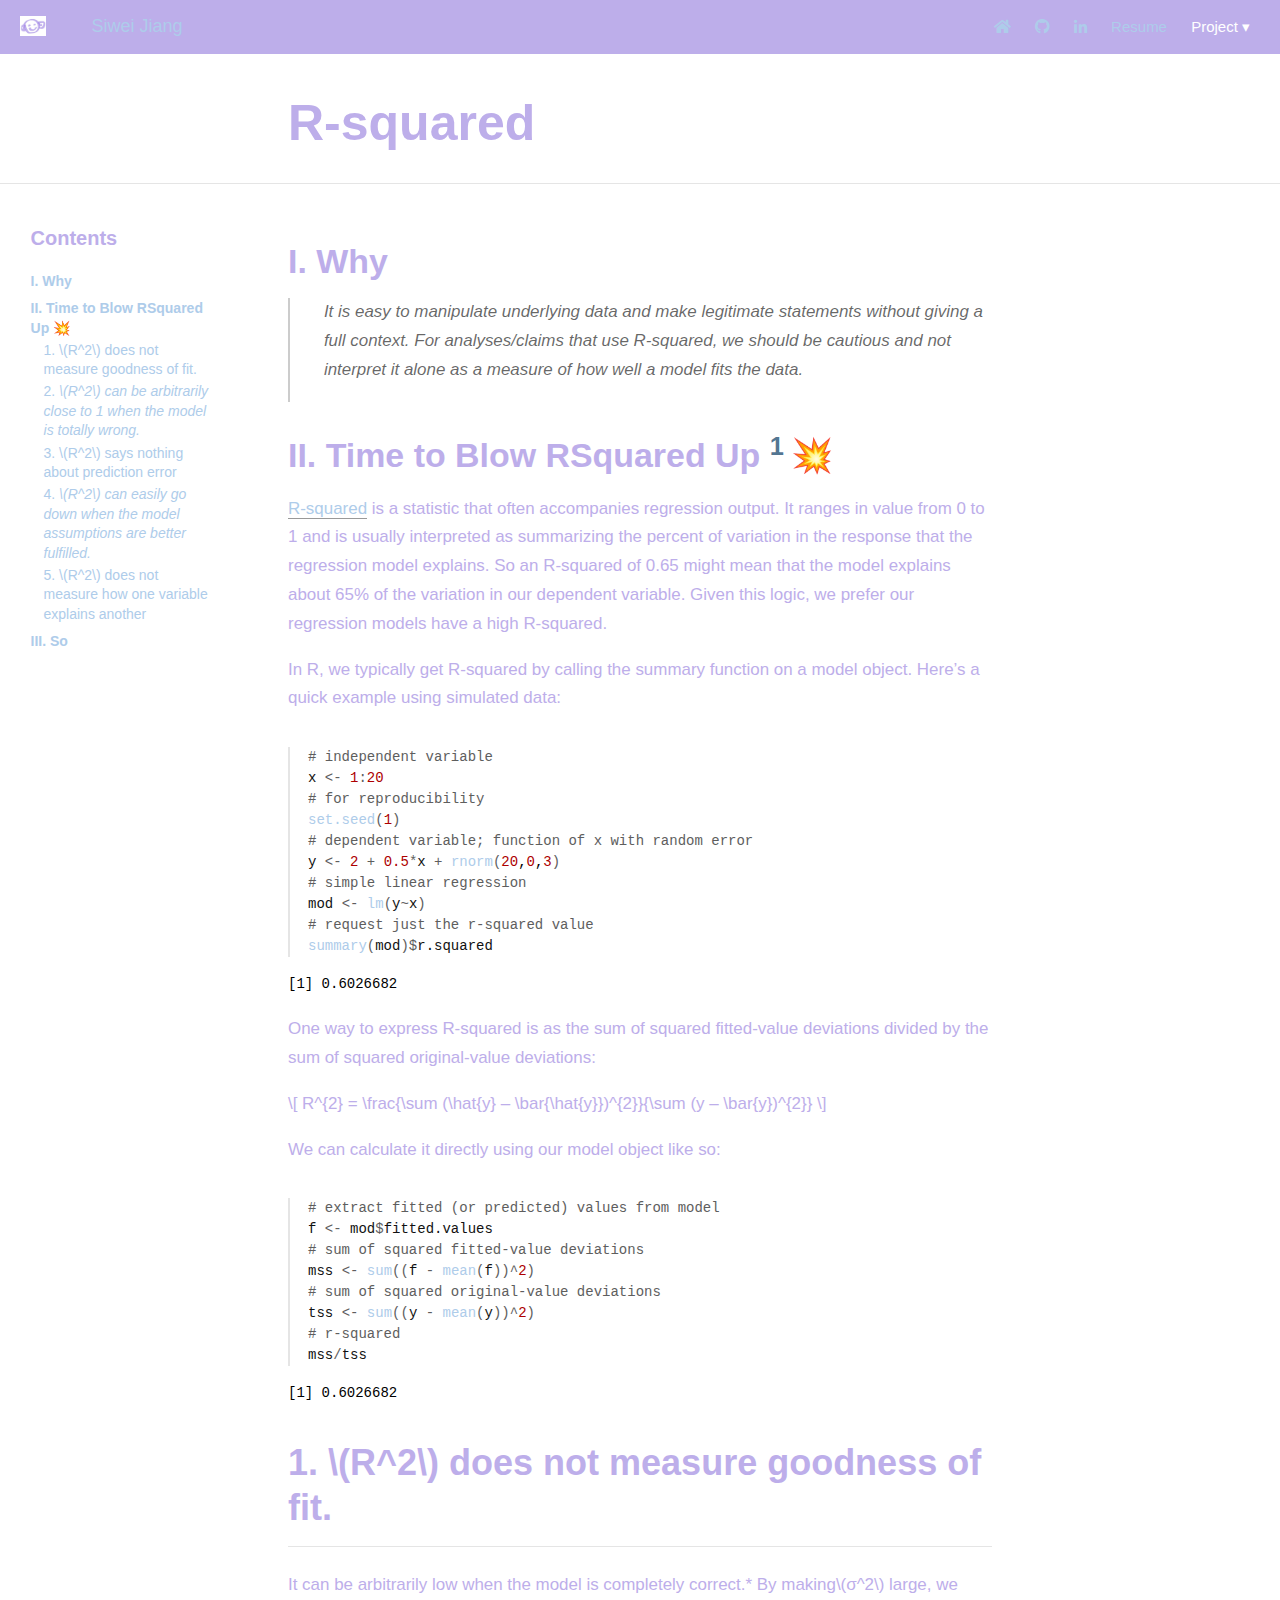
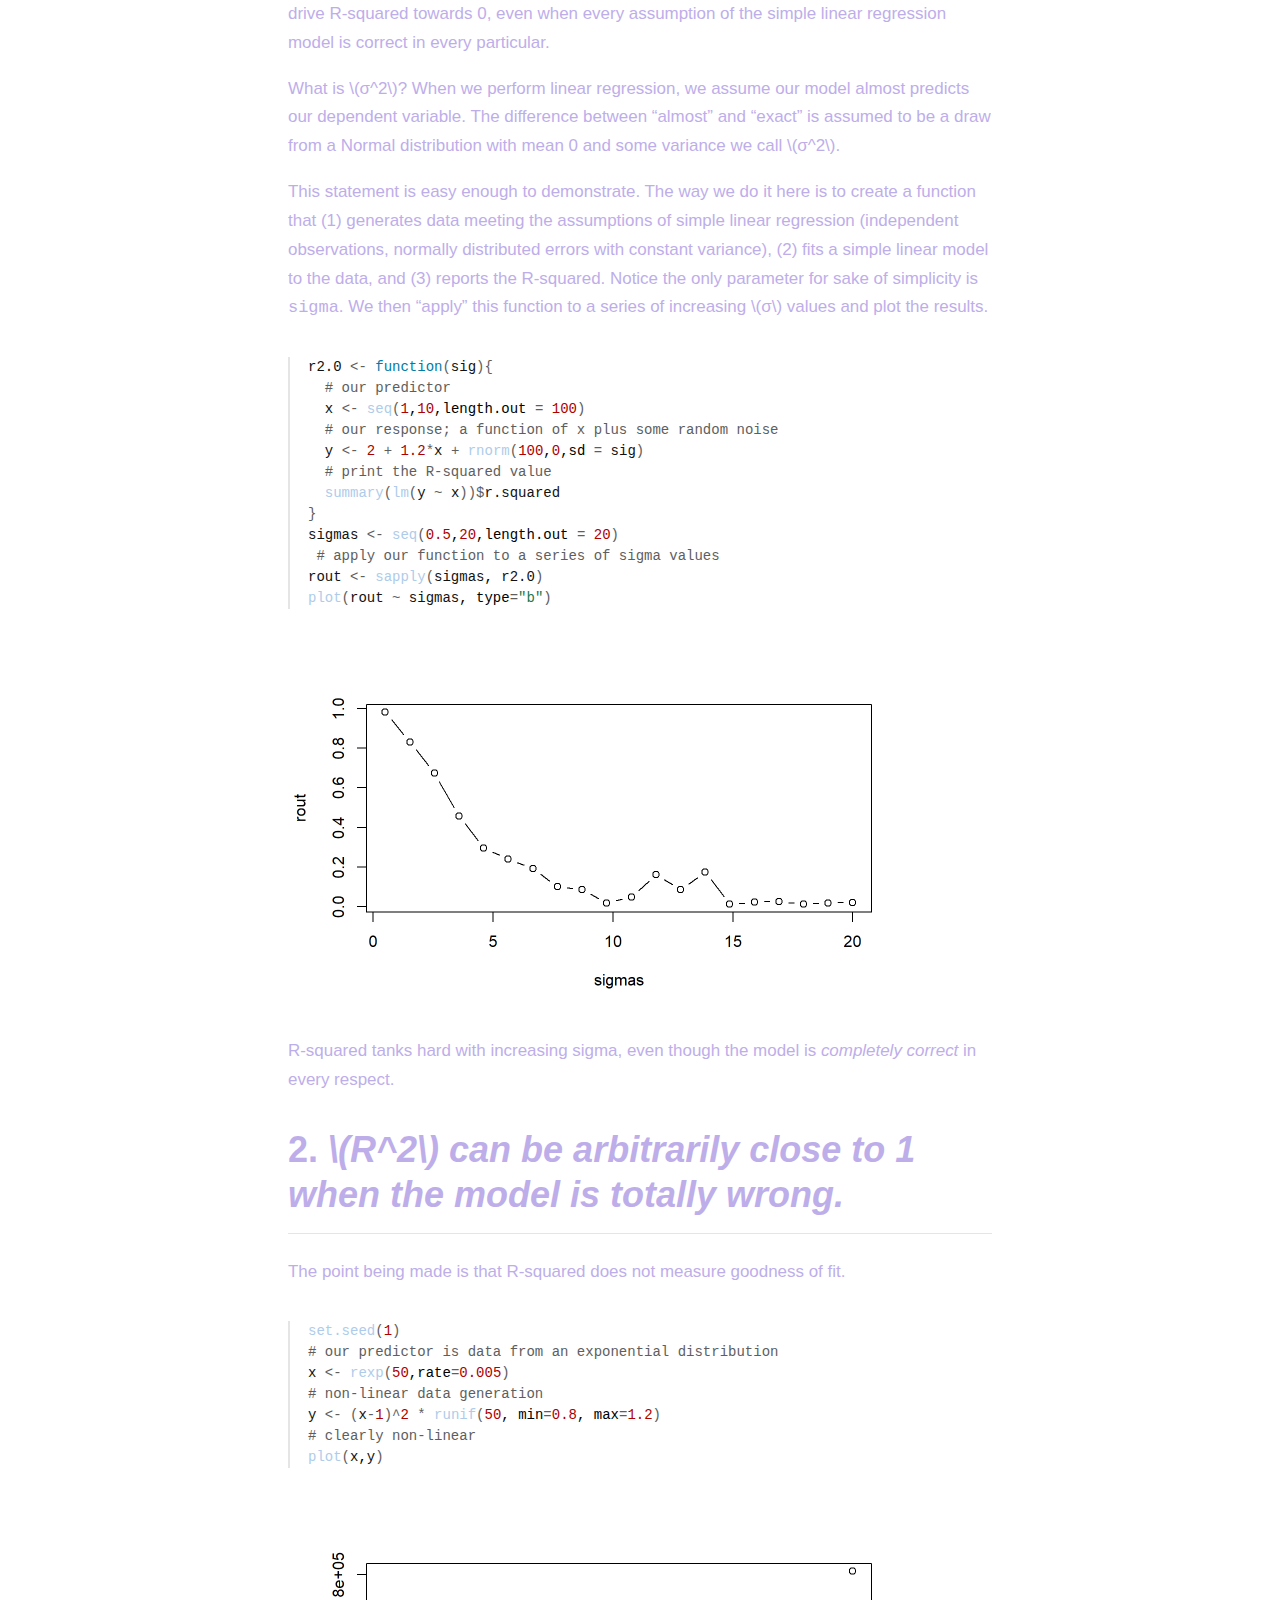
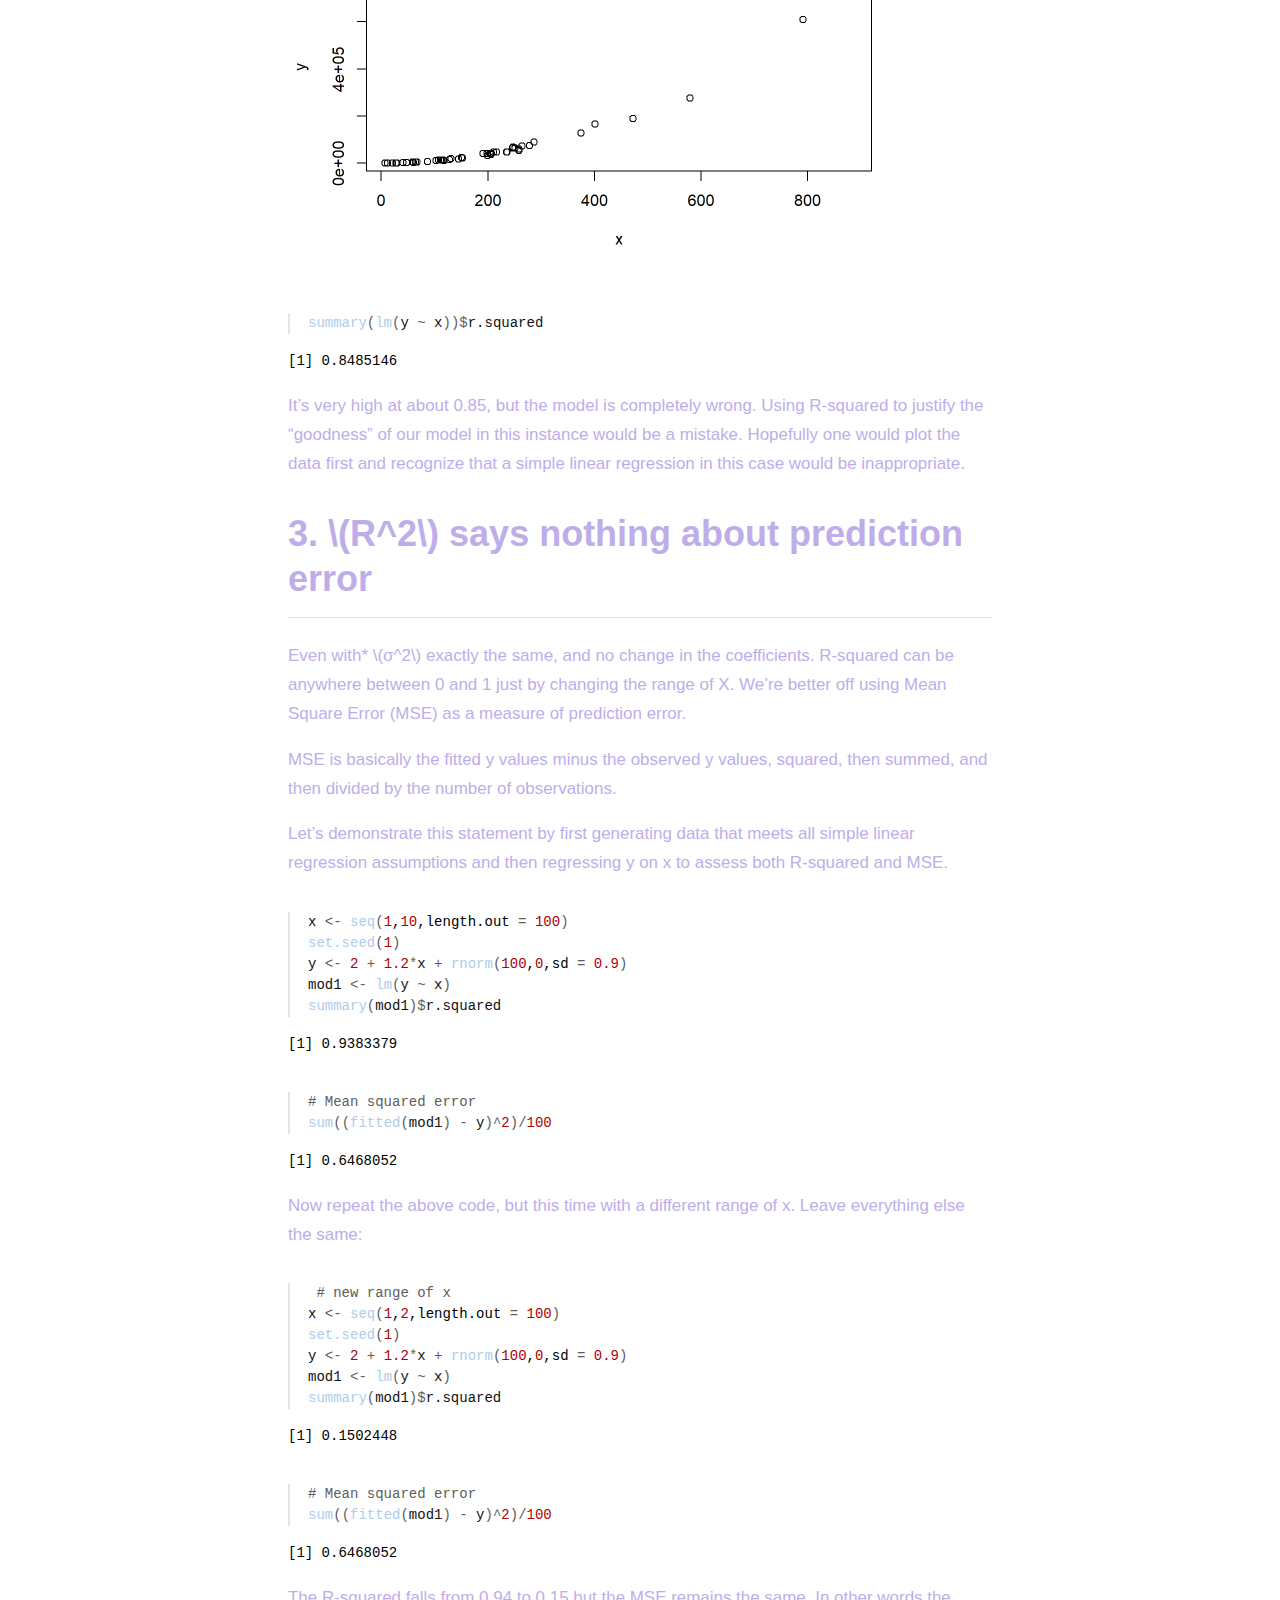
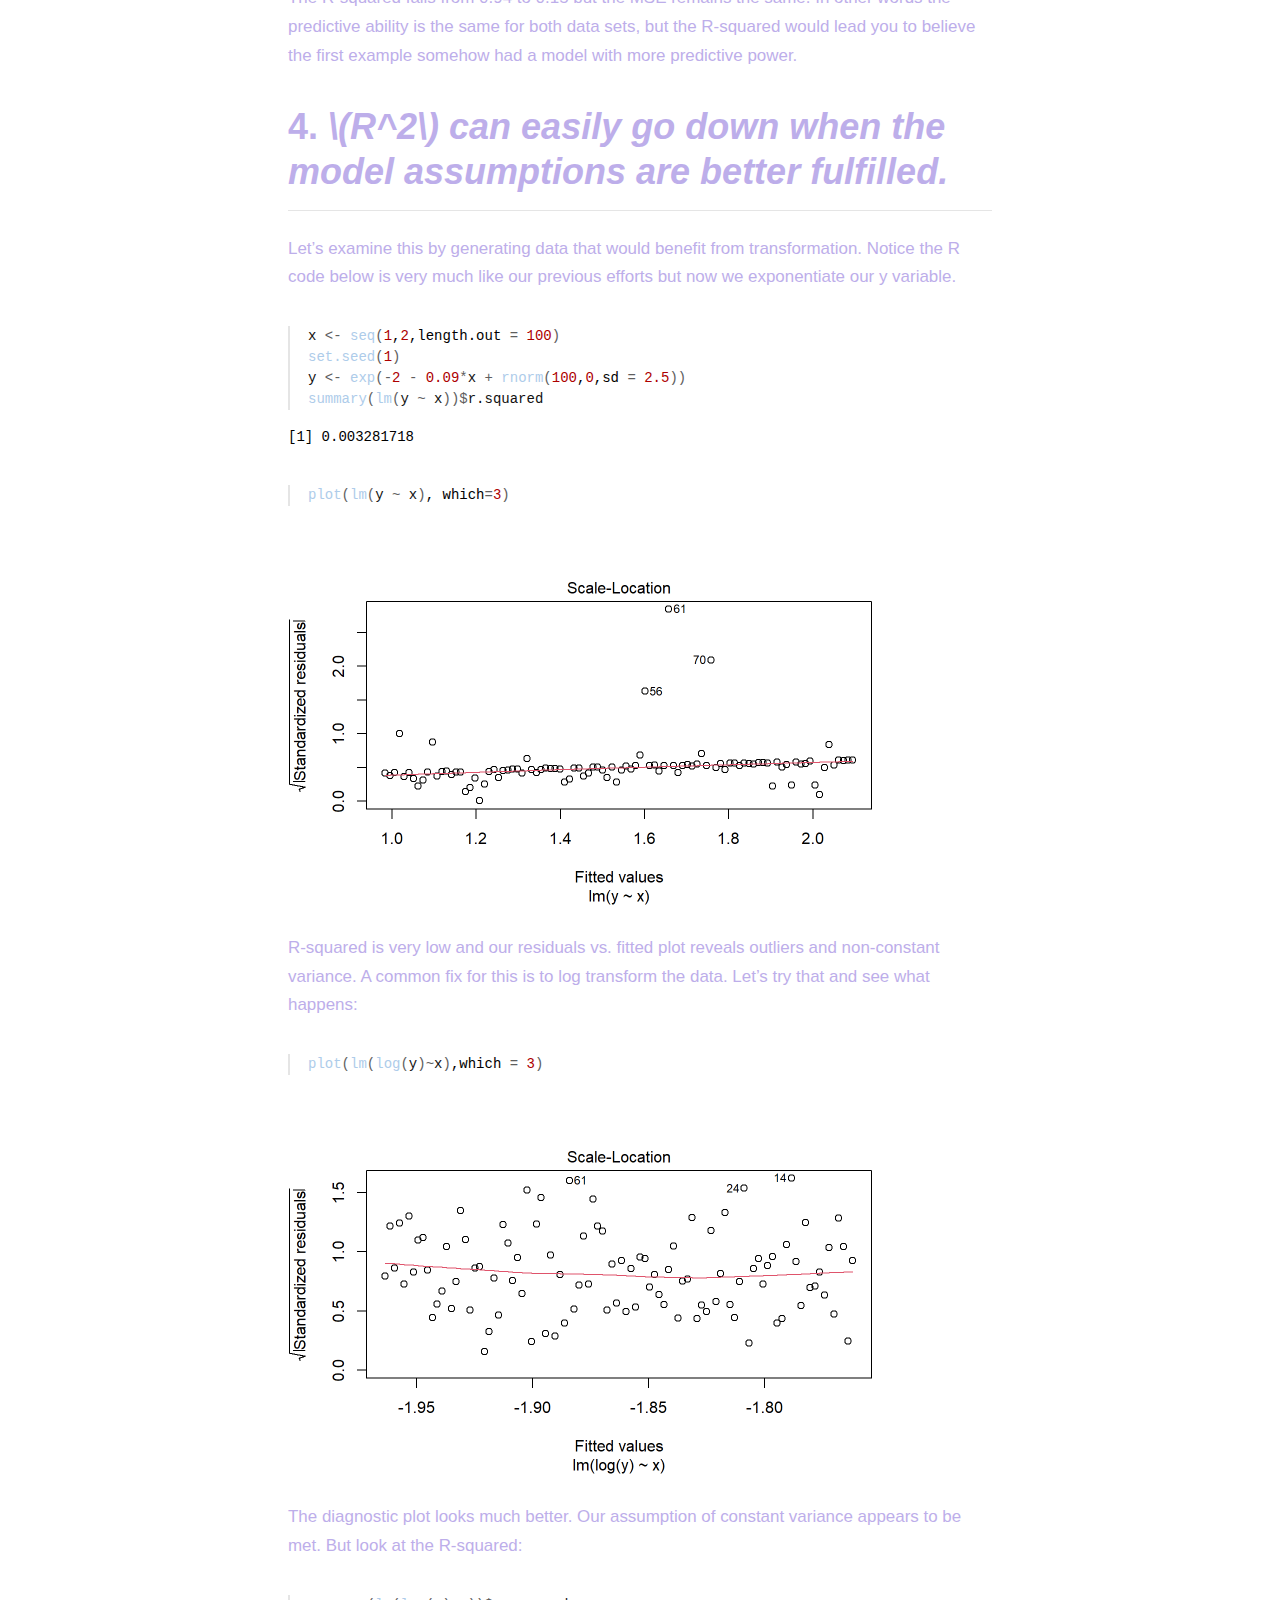
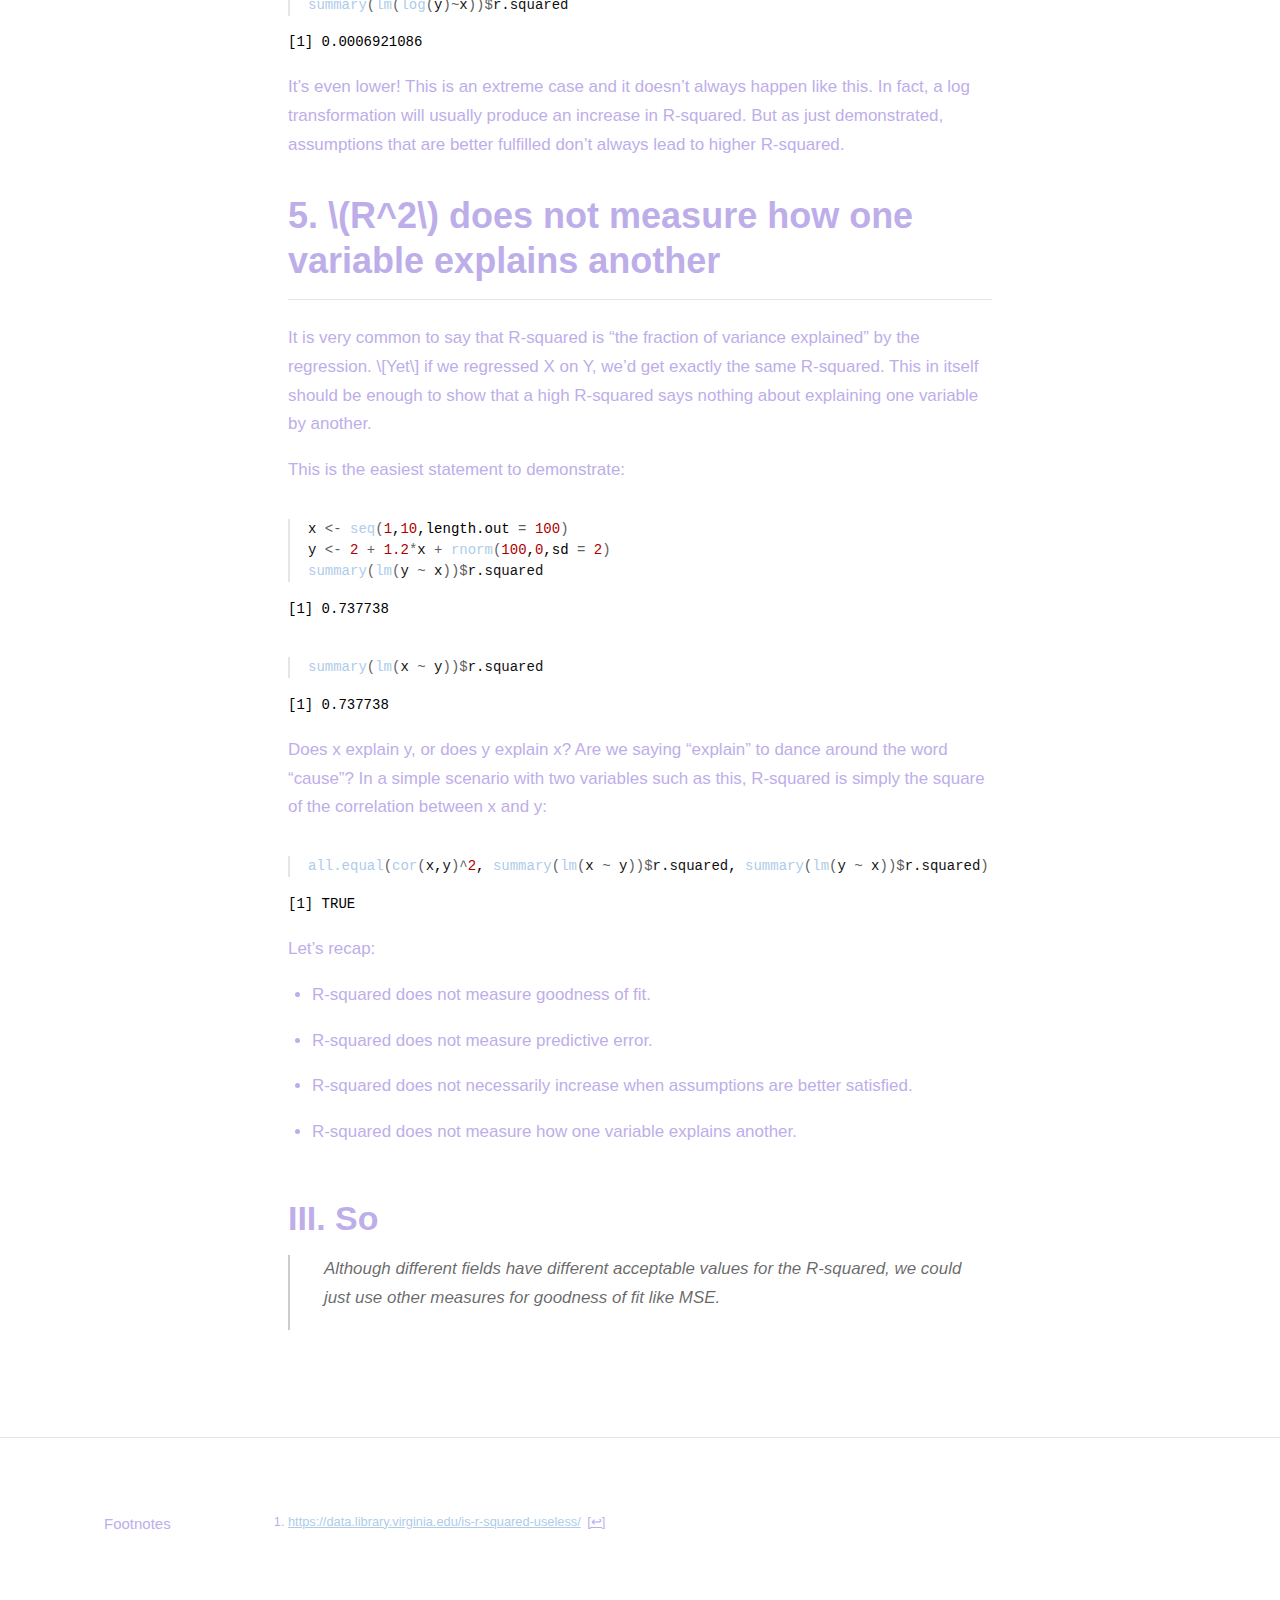
<file: docs/rsquared.html>
<!DOCTYPE html>

<html xmlns="http://www.w3.org/1999/xhtml" lang="" xml:lang="">

<head>
  <meta charset="utf-8"/>
  <meta name="viewport" content="width=device-width, initial-scale=1"/>
  <meta http-equiv="X-UA-Compatible" content="IE=Edge,chrome=1"/>
  <meta name="generator" content="distill" />

  <style type="text/css">
  /* Hide doc at startup (prevent jankiness while JS renders/transforms) */
  body {
    visibility: hidden;
  }
  </style>

 <!--radix_placeholder_import_source-->
 <!--/radix_placeholder_import_source-->

<style type="text/css">code{white-space: pre;}</style>
<style type="text/css" data-origin="pandoc">
pre > code.sourceCode { white-space: pre; position: relative; }
pre > code.sourceCode > span { display: inline-block; line-height: 1.25; }
pre > code.sourceCode > span:empty { height: 1.2em; }
.sourceCode { overflow: visible; }
code.sourceCode > span { color: inherit; text-decoration: inherit; }
div.sourceCode { margin: 1em 0; }
pre.sourceCode { margin: 0; }
@media screen {
div.sourceCode { overflow: auto; }
}
@media print {
pre > code.sourceCode { white-space: pre-wrap; }
pre > code.sourceCode > span { text-indent: -5em; padding-left: 5em; }
}
pre.numberSource code
  { counter-reset: source-line 0; }
pre.numberSource code > span
  { position: relative; left: -4em; counter-increment: source-line; }
pre.numberSource code > span > a:first-child::before
  { content: counter(source-line);
    position: relative; left: -1em; text-align: right; vertical-align: baseline;
    border: none; display: inline-block;
    -webkit-touch-callout: none; -webkit-user-select: none;
    -khtml-user-select: none; -moz-user-select: none;
    -ms-user-select: none; user-select: none;
    padding: 0 4px; width: 4em;
    color: #aaaaaa;
  }
pre.numberSource { margin-left: 3em; border-left: 1px solid #aaaaaa;  padding-left: 4px; }
div.sourceCode
  {   }
@media screen {
pre > code.sourceCode > span > a:first-child::before { text-decoration: underline; }
}
code span.al { color: #ad0000; } /* Alert */
code span.an { color: #5e5e5e; } /* Annotation */
code span.at { color: #20794d; } /* Attribute */
code span.bn { color: #ad0000; } /* BaseN */
code span.bu { } /* BuiltIn */
code span.cf { color: #007ba5; } /* ControlFlow */
code span.ch { color: #20794d; } /* Char */
code span.cn { color: #8f5902; } /* Constant */
code span.co { color: #5e5e5e; } /* Comment */
code span.cv { color: #5e5e5e; font-style: italic; } /* CommentVar */
code span.do { color: #5e5e5e; font-style: italic; } /* Documentation */
code span.dt { color: #ad0000; } /* DataType */
code span.dv { color: #ad0000; } /* DecVal */
code span.er { color: #ad0000; } /* Error */
code span.ex { } /* Extension */
code span.fl { color: #ad0000; } /* Float */
code span.fu { color: #4758ab; } /* Function */
code span.im { } /* Import */
code span.in { color: #5e5e5e; } /* Information */
code span.kw { color: #007ba5; } /* Keyword */
code span.op { color: #5e5e5e; } /* Operator */
code span.ot { color: #007ba5; } /* Other */
code span.pp { color: #ad0000; } /* Preprocessor */
code span.sc { color: #20794d; } /* SpecialChar */
code span.ss { color: #20794d; } /* SpecialString */
code span.st { color: #20794d; } /* String */
code span.va { color: #111111; } /* Variable */
code span.vs { color: #20794d; } /* VerbatimString */
code span.wa { color: #5e5e5e; font-style: italic; } /* Warning */
</style>

  <!--radix_placeholder_meta_tags-->
  <title>Siwei Jiang: R-squared</title>



  <!--  https://schema.org/Article -->
  <meta property="article:published" itemprop="datePublished" content="2022-01-18"/>
  <meta property="article:created" itemprop="dateCreated" content="2022-01-18"/>

  <!--  https://developers.facebook.com/docs/sharing/webmasters#markup -->
  <meta property="og:title" content="Siwei Jiang: R-squared"/>
  <meta property="og:type" content="article"/>
  <meta property="og:locale" content="en_US"/>
  <meta property="og:site_name" content="Siwei Jiang"/>

  <!--  https://dev.twitter.com/cards/types/summary -->
  <meta property="twitter:card" content="summary"/>
  <meta property="twitter:title" content="Siwei Jiang: R-squared"/>

  <!--/radix_placeholder_meta_tags-->
  <!--radix_placeholder_rmarkdown_metadata-->

  <script type="text/json" id="radix-rmarkdown-metadata">
  {"type":"list","attributes":{"names":{"type":"character","attributes":{},"value":["title","description","date","output"]}},"value":[{"type":"character","attributes":{},"value":["R-squared"]},{"type":"NULL"},{"type":"character","attributes":{},"value":["2022-01-18"]},{"type":"list","attributes":{"names":{"type":"character","attributes":{},"value":["distill::distill_article"]}},"value":[{"type":"list","attributes":{"names":{"type":"character","attributes":{},"value":["toc","toc_depth"]}},"value":[{"type":"logical","attributes":{},"value":[true]},{"type":"integer","attributes":{},"value":[2]}]}]}]}
  </script>
  <!--/radix_placeholder_rmarkdown_metadata-->
  <!--radix_placeholder_navigation_in_header-->
  <meta name="distill:offset" content=""/>

  <script type="application/javascript">

    window.headroom_prevent_pin = false;

    window.document.addEventListener("DOMContentLoaded", function (event) {

      // initialize headroom for banner
      var header = $('header').get(0);
      var headerHeight = header.offsetHeight;
      var headroom = new Headroom(header, {
        tolerance: 5,
        onPin : function() {
          if (window.headroom_prevent_pin) {
            window.headroom_prevent_pin = false;
            headroom.unpin();
          }
        }
      });
      headroom.init();
      if(window.location.hash)
        headroom.unpin();
      $(header).addClass('headroom--transition');

      // offset scroll location for banner on hash change
      // (see: https://github.com/WickyNilliams/headroom.js/issues/38)
      window.addEventListener("hashchange", function(event) {
        window.scrollTo(0, window.pageYOffset - (headerHeight + 25));
      });

      // responsive menu
      $('.distill-site-header').each(function(i, val) {
        var topnav = $(this);
        var toggle = topnav.find('.nav-toggle');
        toggle.on('click', function() {
          topnav.toggleClass('responsive');
        });
      });

      // nav dropdowns
      $('.nav-dropbtn').click(function(e) {
        $(this).next('.nav-dropdown-content').toggleClass('nav-dropdown-active');
        $(this).parent().siblings('.nav-dropdown')
           .children('.nav-dropdown-content').removeClass('nav-dropdown-active');
      });
      $("body").click(function(e){
        $('.nav-dropdown-content').removeClass('nav-dropdown-active');
      });
      $(".nav-dropdown").click(function(e){
        e.stopPropagation();
      });
    });
  </script>

  <style type="text/css">

  /* Theme (user-documented overrideables for nav appearance) */

  .distill-site-nav {
    color: rgba(255, 255, 255, 0.8);
    background-color: #0F2E3D;
    font-size: 15px;
    font-weight: 300;
  }

  .distill-site-nav a {
    color: inherit;
    text-decoration: none;
  }

  .distill-site-nav a:hover {
    color: white;
  }

  @media print {
    .distill-site-nav {
      display: none;
    }
  }

  .distill-site-header {

  }

  .distill-site-footer {

  }


  /* Site Header */

  .distill-site-header {
    width: 100%;
    box-sizing: border-box;
    z-index: 3;
  }

  .distill-site-header .nav-left {
    display: inline-block;
    margin-left: 8px;
  }

  @media screen and (max-width: 768px) {
    .distill-site-header .nav-left {
      margin-left: 0;
    }
  }


  .distill-site-header .nav-right {
    float: right;
    margin-right: 8px;
  }

  .distill-site-header a,
  .distill-site-header .title {
    display: inline-block;
    text-align: center;
    padding: 14px 10px 14px 10px;
  }

  .distill-site-header .title {
    font-size: 18px;
    min-width: 150px;
  }

  .distill-site-header .logo {
    padding: 0;
  }

  .distill-site-header .logo img {
    display: none;
    max-height: 20px;
    width: auto;
    margin-bottom: -4px;
  }

  .distill-site-header .nav-image img {
    max-height: 18px;
    width: auto;
    display: inline-block;
    margin-bottom: -3px;
  }



  @media screen and (min-width: 1000px) {
    .distill-site-header .logo img {
      display: inline-block;
    }
    .distill-site-header .nav-left {
      margin-left: 20px;
    }
    .distill-site-header .nav-right {
      margin-right: 20px;
    }
    .distill-site-header .title {
      padding-left: 12px;
    }
  }


  .distill-site-header .nav-toggle {
    display: none;
  }

  .nav-dropdown {
    display: inline-block;
    position: relative;
  }

  .nav-dropdown .nav-dropbtn {
    border: none;
    outline: none;
    color: rgba(255, 255, 255, 0.8);
    padding: 16px 10px;
    background-color: transparent;
    font-family: inherit;
    font-size: inherit;
    font-weight: inherit;
    margin: 0;
    margin-top: 1px;
    z-index: 2;
  }

  .nav-dropdown-content {
    display: none;
    position: absolute;
    background-color: white;
    min-width: 200px;
    border: 1px solid rgba(0,0,0,0.15);
    border-radius: 4px;
    box-shadow: 0px 8px 16px 0px rgba(0,0,0,0.1);
    z-index: 1;
    margin-top: 2px;
    white-space: nowrap;
    padding-top: 4px;
    padding-bottom: 4px;
  }

  .nav-dropdown-content hr {
    margin-top: 4px;
    margin-bottom: 4px;
    border: none;
    border-bottom: 1px solid rgba(0, 0, 0, 0.1);
  }

  .nav-dropdown-active {
    display: block;
  }

  .nav-dropdown-content a, .nav-dropdown-content .nav-dropdown-header {
    color: black;
    padding: 6px 24px;
    text-decoration: none;
    display: block;
    text-align: left;
  }

  .nav-dropdown-content .nav-dropdown-header {
    display: block;
    padding: 5px 24px;
    padding-bottom: 0;
    text-transform: uppercase;
    font-size: 14px;
    color: #999999;
    white-space: nowrap;
  }

  .nav-dropdown:hover .nav-dropbtn {
    color: white;
  }

  .nav-dropdown-content a:hover {
    background-color: #ddd;
    color: black;
  }

  .nav-right .nav-dropdown-content {
    margin-left: -45%;
    right: 0;
  }

  @media screen and (max-width: 768px) {
    .distill-site-header a, .distill-site-header .nav-dropdown  {display: none;}
    .distill-site-header a.nav-toggle {
      float: right;
      display: block;
    }
    .distill-site-header .title {
      margin-left: 0;
    }
    .distill-site-header .nav-right {
      margin-right: 0;
    }
    .distill-site-header {
      overflow: hidden;
    }
    .nav-right .nav-dropdown-content {
      margin-left: 0;
    }
  }


  @media screen and (max-width: 768px) {
    .distill-site-header.responsive {position: relative; min-height: 500px; }
    .distill-site-header.responsive a.nav-toggle {
      position: absolute;
      right: 0;
      top: 0;
    }
    .distill-site-header.responsive a,
    .distill-site-header.responsive .nav-dropdown {
      display: block;
      text-align: left;
    }
    .distill-site-header.responsive .nav-left,
    .distill-site-header.responsive .nav-right {
      width: 100%;
    }
    .distill-site-header.responsive .nav-dropdown {float: none;}
    .distill-site-header.responsive .nav-dropdown-content {position: relative;}
    .distill-site-header.responsive .nav-dropdown .nav-dropbtn {
      display: block;
      width: 100%;
      text-align: left;
    }
  }

  /* Site Footer */

  .distill-site-footer {
    width: 100%;
    overflow: hidden;
    box-sizing: border-box;
    z-index: 3;
    margin-top: 30px;
    padding-top: 30px;
    padding-bottom: 30px;
    text-align: center;
  }

  /* Headroom */

  d-title {
    padding-top: 6rem;
  }

  @media print {
    d-title {
      padding-top: 4rem;
    }
  }

  .headroom {
    z-index: 1000;
    position: fixed;
    top: 0;
    left: 0;
    right: 0;
  }

  .headroom--transition {
    transition: all .4s ease-in-out;
  }

  .headroom--unpinned {
    top: -100px;
  }

  .headroom--pinned {
    top: 0;
  }

  /* adjust viewport for navbar height */
  /* helps vertically center bootstrap (non-distill) content */
  .min-vh-100 {
    min-height: calc(100vh - 100px) !important;
  }

  </style>

  <script src="site_libs/jquery-3.6.0/jquery-3.6.0.min.js"></script>
  <link href="site_libs/font-awesome-5.1.0/css/all.css" rel="stylesheet"/>
  <link href="site_libs/font-awesome-5.1.0/css/v4-shims.css" rel="stylesheet"/>
  <script src="site_libs/headroom-0.9.4/headroom.min.js"></script>
  <!--/radix_placeholder_navigation_in_header-->
  <!--radix_placeholder_distill-->

  <style type="text/css">

  body {
    background-color: white;
  }

  .pandoc-table {
    width: 100%;
  }

  .pandoc-table>caption {
    margin-bottom: 10px;
  }

  .pandoc-table th:not([align]) {
    text-align: left;
  }

  .pagedtable-footer {
    font-size: 15px;
  }

  d-byline .byline {
    grid-template-columns: 2fr 2fr;
  }

  d-byline .byline h3 {
    margin-block-start: 1.5em;
  }

  d-byline .byline .authors-affiliations h3 {
    margin-block-start: 0.5em;
  }

  .authors-affiliations .orcid-id {
    width: 16px;
    height:16px;
    margin-left: 4px;
    margin-right: 4px;
    vertical-align: middle;
    padding-bottom: 2px;
  }

  d-title .dt-tags {
    margin-top: 1em;
    grid-column: text;
  }

  .dt-tags .dt-tag {
    text-decoration: none;
    display: inline-block;
    color: rgba(0,0,0,0.6);
    padding: 0em 0.4em;
    margin-right: 0.5em;
    margin-bottom: 0.4em;
    font-size: 70%;
    border: 1px solid rgba(0,0,0,0.2);
    border-radius: 3px;
    text-transform: uppercase;
    font-weight: 500;
  }

  d-article table.gt_table td,
  d-article table.gt_table th {
    border-bottom: none;
  }

  .html-widget {
    margin-bottom: 2.0em;
  }

  .l-screen-inset {
    padding-right: 16px;
  }

  .l-screen .caption {
    margin-left: 10px;
  }

  .shaded {
    background: rgb(247, 247, 247);
    padding-top: 20px;
    padding-bottom: 20px;
    border-top: 1px solid rgba(0, 0, 0, 0.1);
    border-bottom: 1px solid rgba(0, 0, 0, 0.1);
  }

  .shaded .html-widget {
    margin-bottom: 0;
    border: 1px solid rgba(0, 0, 0, 0.1);
  }

  .shaded .shaded-content {
    background: white;
  }

  .text-output {
    margin-top: 0;
    line-height: 1.5em;
  }

  .hidden {
    display: none !important;
  }

  d-article {
    padding-top: 2.5rem;
    padding-bottom: 30px;
  }

  d-appendix {
    padding-top: 30px;
  }

  d-article>p>img {
    width: 100%;
  }

  d-article h2 {
    margin: 1rem 0 1.5rem 0;
  }

  d-article h3 {
    margin-top: 1.5rem;
  }

  d-article iframe {
    border: 1px solid rgba(0, 0, 0, 0.1);
    margin-bottom: 2.0em;
    width: 100%;
  }

  /* Tweak code blocks */

  d-article div.sourceCode code,
  d-article pre code {
    font-family: Consolas, Monaco, 'Andale Mono', 'Ubuntu Mono', monospace;
  }

  d-article pre,
  d-article div.sourceCode,
  d-article div.sourceCode pre {
    overflow: auto;
  }

  d-article div.sourceCode {
    background-color: white;
  }

  d-article div.sourceCode pre {
    padding-left: 10px;
    font-size: 12px;
    border-left: 2px solid rgba(0,0,0,0.1);
  }

  d-article pre {
    font-size: 12px;
    color: black;
    background: none;
    margin-top: 0;
    text-align: left;
    white-space: pre;
    word-spacing: normal;
    word-break: normal;
    word-wrap: normal;
    line-height: 1.5;

    -moz-tab-size: 4;
    -o-tab-size: 4;
    tab-size: 4;

    -webkit-hyphens: none;
    -moz-hyphens: none;
    -ms-hyphens: none;
    hyphens: none;
  }

  d-article pre a {
    border-bottom: none;
  }

  d-article pre a:hover {
    border-bottom: none;
    text-decoration: underline;
  }

  d-article details {
    grid-column: text;
    margin-bottom: 0.8em;
  }

  @media(min-width: 768px) {

  d-article pre,
  d-article div.sourceCode,
  d-article div.sourceCode pre {
    overflow: visible !important;
  }

  d-article div.sourceCode pre {
    padding-left: 18px;
    font-size: 14px;
  }

  d-article pre {
    font-size: 14px;
  }

  }

  figure img.external {
    background: white;
    border: 1px solid rgba(0, 0, 0, 0.1);
    box-shadow: 0 1px 8px rgba(0, 0, 0, 0.1);
    padding: 18px;
    box-sizing: border-box;
  }

  /* CSS for d-contents */

  .d-contents {
    grid-column: text;
    color: rgba(0,0,0,0.8);
    font-size: 0.9em;
    padding-bottom: 1em;
    margin-bottom: 1em;
    padding-bottom: 0.5em;
    margin-bottom: 1em;
    padding-left: 0.25em;
    justify-self: start;
  }

  @media(min-width: 1000px) {
    .d-contents.d-contents-float {
      height: 0;
      grid-column-start: 1;
      grid-column-end: 4;
      justify-self: center;
      padding-right: 3em;
      padding-left: 2em;
    }
  }

  .d-contents nav h3 {
    font-size: 18px;
    margin-top: 0;
    margin-bottom: 1em;
  }

  .d-contents li {
    list-style-type: none
  }

  .d-contents nav > ul {
    padding-left: 0;
  }

  .d-contents ul {
    padding-left: 1em
  }

  .d-contents nav ul li {
    margin-top: 0.6em;
    margin-bottom: 0.2em;
  }

  .d-contents nav a {
    font-size: 13px;
    border-bottom: none;
    text-decoration: none
    color: rgba(0, 0, 0, 0.8);
  }

  .d-contents nav a:hover {
    text-decoration: underline solid rgba(0, 0, 0, 0.6)
  }

  .d-contents nav > ul > li > a {
    font-weight: 600;
  }

  .d-contents nav > ul > li > ul {
    font-weight: inherit;
  }

  .d-contents nav > ul > li > ul > li {
    margin-top: 0.2em;
  }


  .d-contents nav ul {
    margin-top: 0;
    margin-bottom: 0.25em;
  }

  .d-article-with-toc h2:nth-child(2) {
    margin-top: 0;
  }


  /* Figure */

  .figure {
    position: relative;
    margin-bottom: 2.5em;
    margin-top: 1.5em;
  }

  .figure img {
    width: 100%;
  }

  .figure .caption {
    color: rgba(0, 0, 0, 0.6);
    font-size: 12px;
    line-height: 1.5em;
  }

  .figure img.external {
    background: white;
    border: 1px solid rgba(0, 0, 0, 0.1);
    box-shadow: 0 1px 8px rgba(0, 0, 0, 0.1);
    padding: 18px;
    box-sizing: border-box;
  }

  .figure .caption a {
    color: rgba(0, 0, 0, 0.6);
  }

  .figure .caption b,
  .figure .caption strong, {
    font-weight: 600;
    color: rgba(0, 0, 0, 1.0);
  }

  /* Citations */

  d-article .citation {
    color: inherit;
    cursor: inherit;
  }

  div.hanging-indent{
    margin-left: 1em; text-indent: -1em;
  }

  /* Citation hover box */

  .tippy-box[data-theme~=light-border] {
    background-color: rgba(250, 250, 250, 0.95);
  }

  .tippy-content > p {
    margin-bottom: 0;
    padding: 2px;
  }


  /* Tweak 1000px media break to show more text */

  @media(min-width: 1000px) {
    .base-grid,
    distill-header,
    d-title,
    d-abstract,
    d-article,
    d-appendix,
    distill-appendix,
    d-byline,
    d-footnote-list,
    d-citation-list,
    distill-footer {
      grid-template-columns: [screen-start] 1fr [page-start kicker-start] 80px [middle-start] 50px [text-start kicker-end] 65px 65px 65px 65px 65px 65px 65px 65px [text-end gutter-start] 65px [middle-end] 65px [page-end gutter-end] 1fr [screen-end];
      grid-column-gap: 16px;
    }

    .grid {
      grid-column-gap: 16px;
    }

    d-article {
      font-size: 1.06rem;
      line-height: 1.7em;
    }
    figure .caption, .figure .caption, figure figcaption {
      font-size: 13px;
    }
  }

  @media(min-width: 1180px) {
    .base-grid,
    distill-header,
    d-title,
    d-abstract,
    d-article,
    d-appendix,
    distill-appendix,
    d-byline,
    d-footnote-list,
    d-citation-list,
    distill-footer {
      grid-template-columns: [screen-start] 1fr [page-start kicker-start] 60px [middle-start] 60px [text-start kicker-end] 60px 60px 60px 60px 60px 60px 60px 60px [text-end gutter-start] 60px [middle-end] 60px [page-end gutter-end] 1fr [screen-end];
      grid-column-gap: 32px;
    }

    .grid {
      grid-column-gap: 32px;
    }
  }


  /* Get the citation styles for the appendix (not auto-injected on render since
     we do our own rendering of the citation appendix) */

  d-appendix .citation-appendix,
  .d-appendix .citation-appendix {
    font-size: 11px;
    line-height: 15px;
    border-left: 1px solid rgba(0, 0, 0, 0.1);
    padding-left: 18px;
    border: 1px solid rgba(0,0,0,0.1);
    background: rgba(0, 0, 0, 0.02);
    padding: 10px 18px;
    border-radius: 3px;
    color: rgba(150, 150, 150, 1);
    overflow: hidden;
    margin-top: -12px;
    white-space: pre-wrap;
    word-wrap: break-word;
  }

  /* Include appendix styles here so they can be overridden */

  d-appendix {
    contain: layout style;
    font-size: 0.8em;
    line-height: 1.7em;
    margin-top: 60px;
    margin-bottom: 0;
    border-top: 1px solid rgba(0, 0, 0, 0.1);
    color: rgba(0,0,0,0.5);
    padding-top: 60px;
    padding-bottom: 48px;
  }

  d-appendix h3 {
    grid-column: page-start / text-start;
    font-size: 15px;
    font-weight: 500;
    margin-top: 1em;
    margin-bottom: 0;
    color: rgba(0,0,0,0.65);
  }

  d-appendix h3 + * {
    margin-top: 1em;
  }

  d-appendix ol {
    padding: 0 0 0 15px;
  }

  @media (min-width: 768px) {
    d-appendix ol {
      padding: 0 0 0 30px;
      margin-left: -30px;
    }
  }

  d-appendix li {
    margin-bottom: 1em;
  }

  d-appendix a {
    color: rgba(0, 0, 0, 0.6);
  }

  d-appendix > * {
    grid-column: text;
  }

  d-appendix > d-footnote-list,
  d-appendix > d-citation-list,
  d-appendix > distill-appendix {
    grid-column: screen;
  }

  /* Include footnote styles here so they can be overridden */

  d-footnote-list {
    contain: layout style;
  }

  d-footnote-list > * {
    grid-column: text;
  }

  d-footnote-list a.footnote-backlink {
    color: rgba(0,0,0,0.3);
    padding-left: 0.5em;
  }



  /* Anchor.js */

  .anchorjs-link {
    /*transition: all .25s linear; */
    text-decoration: none;
    border-bottom: none;
  }
  *:hover > .anchorjs-link {
    margin-left: -1.125em !important;
    text-decoration: none;
    border-bottom: none;
  }

  /* Social footer */

  .social_footer {
    margin-top: 30px;
    margin-bottom: 0;
    color: rgba(0,0,0,0.67);
  }

  .disqus-comments {
    margin-right: 30px;
  }

  .disqus-comment-count {
    border-bottom: 1px solid rgba(0, 0, 0, 0.4);
    cursor: pointer;
  }

  #disqus_thread {
    margin-top: 30px;
  }

  .article-sharing a {
    border-bottom: none;
    margin-right: 8px;
  }

  .article-sharing a:hover {
    border-bottom: none;
  }

  .sidebar-section.subscribe {
    font-size: 12px;
    line-height: 1.6em;
  }

  .subscribe p {
    margin-bottom: 0.5em;
  }


  .article-footer .subscribe {
    font-size: 15px;
    margin-top: 45px;
  }


  .sidebar-section.custom {
    font-size: 12px;
    line-height: 1.6em;
  }

  .custom p {
    margin-bottom: 0.5em;
  }

  /* Styles for listing layout (hide title) */
  .layout-listing d-title, .layout-listing .d-title {
    display: none;
  }

  /* Styles for posts lists (not auto-injected) */


  .posts-with-sidebar {
    padding-left: 45px;
    padding-right: 45px;
  }

  .posts-list .description h2,
  .posts-list .description p {
    font-family: -apple-system, BlinkMacSystemFont, "Segoe UI", Roboto, Oxygen, Ubuntu, Cantarell, "Fira Sans", "Droid Sans", "Helvetica Neue", Arial, sans-serif;
  }

  .posts-list .description h2 {
    font-weight: 700;
    border-bottom: none;
    padding-bottom: 0;
  }

  .posts-list h2.post-tag {
    border-bottom: 1px solid rgba(0, 0, 0, 0.2);
    padding-bottom: 12px;
  }
  .posts-list {
    margin-top: 60px;
    margin-bottom: 24px;
  }

  .posts-list .post-preview {
    text-decoration: none;
    overflow: hidden;
    display: block;
    border-bottom: 1px solid rgba(0, 0, 0, 0.1);
    padding: 24px 0;
  }

  .post-preview-last {
    border-bottom: none !important;
  }

  .posts-list .posts-list-caption {
    grid-column: screen;
    font-weight: 400;
  }

  .posts-list .post-preview h2 {
    margin: 0 0 6px 0;
    line-height: 1.2em;
    font-style: normal;
    font-size: 24px;
  }

  .posts-list .post-preview p {
    margin: 0 0 12px 0;
    line-height: 1.4em;
    font-size: 16px;
  }

  .posts-list .post-preview .thumbnail {
    box-sizing: border-box;
    margin-bottom: 24px;
    position: relative;
    max-width: 500px;
  }
  .posts-list .post-preview img {
    width: 100%;
    display: block;
  }

  .posts-list .metadata {
    font-size: 12px;
    line-height: 1.4em;
    margin-bottom: 18px;
  }

  .posts-list .metadata > * {
    display: inline-block;
  }

  .posts-list .metadata .publishedDate {
    margin-right: 2em;
  }

  .posts-list .metadata .dt-authors {
    display: block;
    margin-top: 0.3em;
    margin-right: 2em;
  }

  .posts-list .dt-tags {
    display: block;
    line-height: 1em;
  }

  .posts-list .dt-tags .dt-tag {
    display: inline-block;
    color: rgba(0,0,0,0.6);
    padding: 0.3em 0.4em;
    margin-right: 0.2em;
    margin-bottom: 0.4em;
    font-size: 60%;
    border: 1px solid rgba(0,0,0,0.2);
    border-radius: 3px;
    text-transform: uppercase;
    font-weight: 500;
  }

  .posts-list img {
    opacity: 1;
  }

  .posts-list img[data-src] {
    opacity: 0;
  }

  .posts-more {
    clear: both;
  }


  .posts-sidebar {
    font-size: 16px;
  }

  .posts-sidebar h3 {
    font-size: 16px;
    margin-top: 0;
    margin-bottom: 0.5em;
    font-weight: 400;
    text-transform: uppercase;
  }

  .sidebar-section {
    margin-bottom: 30px;
  }

  .categories ul {
    list-style-type: none;
    margin: 0;
    padding: 0;
  }

  .categories li {
    color: rgba(0, 0, 0, 0.8);
    margin-bottom: 0;
  }

  .categories li>a {
    border-bottom: none;
  }

  .categories li>a:hover {
    border-bottom: 1px solid rgba(0, 0, 0, 0.4);
  }

  .categories .active {
    font-weight: 600;
  }

  .categories .category-count {
    color: rgba(0, 0, 0, 0.4);
  }


  @media(min-width: 768px) {
    .posts-list .post-preview h2 {
      font-size: 26px;
    }
    .posts-list .post-preview .thumbnail {
      float: right;
      width: 30%;
      margin-bottom: 0;
    }
    .posts-list .post-preview .description {
      float: left;
      width: 45%;
    }
    .posts-list .post-preview .metadata {
      float: left;
      width: 20%;
      margin-top: 8px;
    }
    .posts-list .post-preview p {
      margin: 0 0 12px 0;
      line-height: 1.5em;
      font-size: 16px;
    }
    .posts-with-sidebar .posts-list {
      float: left;
      width: 75%;
    }
    .posts-with-sidebar .posts-sidebar {
      float: right;
      width: 20%;
      margin-top: 60px;
      padding-top: 24px;
      padding-bottom: 24px;
    }
  }


  /* Improve display for browsers without grid (IE/Edge <= 15) */

  .downlevel {
    line-height: 1.6em;
    font-family: -apple-system, BlinkMacSystemFont, "Segoe UI", Roboto, Oxygen, Ubuntu, Cantarell, "Fira Sans", "Droid Sans", "Helvetica Neue", Arial, sans-serif;
    margin: 0;
  }

  .downlevel .d-title {
    padding-top: 6rem;
    padding-bottom: 1.5rem;
  }

  .downlevel .d-title h1 {
    font-size: 50px;
    font-weight: 700;
    line-height: 1.1em;
    margin: 0 0 0.5rem;
  }

  .downlevel .d-title p {
    font-weight: 300;
    font-size: 1.2rem;
    line-height: 1.55em;
    margin-top: 0;
  }

  .downlevel .d-byline {
    padding-top: 0.8em;
    padding-bottom: 0.8em;
    font-size: 0.8rem;
    line-height: 1.8em;
  }

  .downlevel .section-separator {
    border: none;
    border-top: 1px solid rgba(0, 0, 0, 0.1);
  }

  .downlevel .d-article {
    font-size: 1.06rem;
    line-height: 1.7em;
    padding-top: 1rem;
    padding-bottom: 2rem;
  }


  .downlevel .d-appendix {
    padding-left: 0;
    padding-right: 0;
    max-width: none;
    font-size: 0.8em;
    line-height: 1.7em;
    margin-bottom: 0;
    color: rgba(0,0,0,0.5);
    padding-top: 40px;
    padding-bottom: 48px;
  }

  .downlevel .footnotes ol {
    padding-left: 13px;
  }

  .downlevel .base-grid,
  .downlevel .distill-header,
  .downlevel .d-title,
  .downlevel .d-abstract,
  .downlevel .d-article,
  .downlevel .d-appendix,
  .downlevel .distill-appendix,
  .downlevel .d-byline,
  .downlevel .d-footnote-list,
  .downlevel .d-citation-list,
  .downlevel .distill-footer,
  .downlevel .appendix-bottom,
  .downlevel .posts-container {
    padding-left: 40px;
    padding-right: 40px;
  }

  @media(min-width: 768px) {
    .downlevel .base-grid,
    .downlevel .distill-header,
    .downlevel .d-title,
    .downlevel .d-abstract,
    .downlevel .d-article,
    .downlevel .d-appendix,
    .downlevel .distill-appendix,
    .downlevel .d-byline,
    .downlevel .d-footnote-list,
    .downlevel .d-citation-list,
    .downlevel .distill-footer,
    .downlevel .appendix-bottom,
    .downlevel .posts-container {
    padding-left: 150px;
    padding-right: 150px;
    max-width: 900px;
  }
  }

  .downlevel pre code {
    display: block;
    border-left: 2px solid rgba(0, 0, 0, .1);
    padding: 0 0 0 20px;
    font-size: 14px;
  }

  .downlevel code, .downlevel pre {
    color: black;
    background: none;
    font-family: Consolas, Monaco, 'Andale Mono', 'Ubuntu Mono', monospace;
    text-align: left;
    white-space: pre;
    word-spacing: normal;
    word-break: normal;
    word-wrap: normal;
    line-height: 1.5;

    -moz-tab-size: 4;
    -o-tab-size: 4;
    tab-size: 4;

    -webkit-hyphens: none;
    -moz-hyphens: none;
    -ms-hyphens: none;
    hyphens: none;
  }

  .downlevel .posts-list .post-preview {
    color: inherit;
  }



  </style>

  <script type="application/javascript">

  function is_downlevel_browser() {
    if (bowser.isUnsupportedBrowser({ msie: "12", msedge: "16"},
                                   window.navigator.userAgent)) {
      return true;
    } else {
      return window.load_distill_framework === undefined;
    }
  }

  // show body when load is complete
  function on_load_complete() {

    // add anchors
    if (window.anchors) {
      window.anchors.options.placement = 'left';
      window.anchors.add('d-article > h2, d-article > h3, d-article > h4, d-article > h5');
    }


    // set body to visible
    document.body.style.visibility = 'visible';

    // force redraw for leaflet widgets
    if (window.HTMLWidgets) {
      var maps = window.HTMLWidgets.findAll(".leaflet");
      $.each(maps, function(i, el) {
        var map = this.getMap();
        map.invalidateSize();
        map.eachLayer(function(layer) {
          if (layer instanceof L.TileLayer)
            layer.redraw();
        });
      });
    }

    // trigger 'shown' so htmlwidgets resize
    $('d-article').trigger('shown');
  }

  function init_distill() {

    init_common();

    // create front matter
    var front_matter = $('<d-front-matter></d-front-matter>');
    $('#distill-front-matter').wrap(front_matter);

    // create d-title
    $('.d-title').changeElementType('d-title');

    // create d-byline
    var byline = $('<d-byline></d-byline>');
    $('.d-byline').replaceWith(byline);

    // create d-article
    var article = $('<d-article></d-article>');
    $('.d-article').wrap(article).children().unwrap();

    // move posts container into article
    $('.posts-container').appendTo($('d-article'));

    // create d-appendix
    $('.d-appendix').changeElementType('d-appendix');

    // flag indicating that we have appendix items
    var appendix = $('.appendix-bottom').children('h3').length > 0;

    // replace footnotes with <d-footnote>
    $('.footnote-ref').each(function(i, val) {
      appendix = true;
      var href = $(this).attr('href');
      var id = href.replace('#', '');
      var fn = $('#' + id);
      var fn_p = $('#' + id + '>p');
      fn_p.find('.footnote-back').remove();
      var text = fn_p.html();
      var dtfn = $('<d-footnote></d-footnote>');
      dtfn.html(text);
      $(this).replaceWith(dtfn);
    });
    // remove footnotes
    $('.footnotes').remove();

    // move refs into #references-listing
    $('#references-listing').replaceWith($('#refs'));

    $('h1.appendix, h2.appendix').each(function(i, val) {
      $(this).changeElementType('h3');
    });
    $('h3.appendix').each(function(i, val) {
      var id = $(this).attr('id');
      $('.d-contents a[href="#' + id + '"]').parent().remove();
      appendix = true;
      $(this).nextUntil($('h1, h2, h3')).addBack().appendTo($('d-appendix'));
    });

    // show d-appendix if we have appendix content
    $("d-appendix").css('display', appendix ? 'grid' : 'none');

    // localize layout chunks to just output
    $('.layout-chunk').each(function(i, val) {

      // capture layout
      var layout = $(this).attr('data-layout');

      // apply layout to markdown level block elements
      var elements = $(this).children().not('details, div.sourceCode, pre, script');
      elements.each(function(i, el) {
        var layout_div = $('<div class="' + layout + '"></div>');
        if (layout_div.hasClass('shaded')) {
          var shaded_content = $('<div class="shaded-content"></div>');
          $(this).wrap(shaded_content);
          $(this).parent().wrap(layout_div);
        } else {
          $(this).wrap(layout_div);
        }
      });


      // unwrap the layout-chunk div
      $(this).children().unwrap();
    });

    // remove code block used to force  highlighting css
    $('.distill-force-highlighting-css').parent().remove();

    // remove empty line numbers inserted by pandoc when using a
    // custom syntax highlighting theme
    $('code.sourceCode a:empty').remove();

    // load distill framework
    load_distill_framework();

    // wait for window.distillRunlevel == 4 to do post processing
    function distill_post_process() {

      if (!window.distillRunlevel || window.distillRunlevel < 4)
        return;

      // hide author/affiliations entirely if we have no authors
      var front_matter = JSON.parse($("#distill-front-matter").html());
      var have_authors = front_matter.authors && front_matter.authors.length > 0;
      if (!have_authors)
        $('d-byline').addClass('hidden');

      // article with toc class
      $('.d-contents').parent().addClass('d-article-with-toc');

      // strip links that point to #
      $('.authors-affiliations').find('a[href="#"]').removeAttr('href');

      // add orcid ids
      $('.authors-affiliations').find('.author').each(function(i, el) {
        var orcid_id = front_matter.authors[i].orcidID;
        if (orcid_id) {
          var a = $('<a></a>');
          a.attr('href', 'https://orcid.org/' + orcid_id);
          var img = $('<img></img>');
          img.addClass('orcid-id');
          img.attr('alt', 'ORCID ID');
          img.attr('src','[data-uri]');
          a.append(img);
          $(this).append(a);
        }
      });

      // hide elements of author/affiliations grid that have no value
      function hide_byline_column(caption) {
        $('d-byline').find('h3:contains("' + caption + '")').parent().css('visibility', 'hidden');
      }

      // affiliations
      var have_affiliations = false;
      for (var i = 0; i<front_matter.authors.length; ++i) {
        var author = front_matter.authors[i];
        if (author.affiliation !== "&nbsp;") {
          have_affiliations = true;
          break;
        }
      }
      if (!have_affiliations)
        $('d-byline').find('h3:contains("Affiliations")').css('visibility', 'hidden');

      // published date
      if (!front_matter.publishedDate)
        hide_byline_column("Published");

      // document object identifier
      var doi = $('d-byline').find('h3:contains("DOI")');
      var doi_p = doi.next().empty();
      if (!front_matter.doi) {
        // if we have a citation and valid citationText then link to that
        if ($('#citation').length > 0 && front_matter.citationText) {
          doi.html('Citation');
          $('<a href="#citation"></a>')
            .text(front_matter.citationText)
            .appendTo(doi_p);
        } else {
          hide_byline_column("DOI");
        }
      } else {
        $('<a></a>')
           .attr('href', "https://doi.org/" + front_matter.doi)
           .html(front_matter.doi)
           .appendTo(doi_p);
      }

       // change plural form of authors/affiliations
      if (front_matter.authors.length === 1) {
        var grid = $('.authors-affiliations');
        grid.children('h3:contains("Authors")').text('Author');
        grid.children('h3:contains("Affiliations")').text('Affiliation');
      }

      // remove d-appendix and d-footnote-list local styles
      $('d-appendix > style:first-child').remove();
      $('d-footnote-list > style:first-child').remove();

      // move appendix-bottom entries to the bottom
      $('.appendix-bottom').appendTo('d-appendix').children().unwrap();
      $('.appendix-bottom').remove();

      // hoverable references
      $('span.citation[data-cites]').each(function() {
        var refHtml = $('#ref-' + $(this).attr('data-cites')).html();
        window.tippy(this, {
          allowHTML: true,
          content: refHtml,
          maxWidth: 500,
          interactive: true,
          interactiveBorder: 10,
          theme: 'light-border',
          placement: 'bottom-start'
        });
      });

      // clear polling timer
      clearInterval(tid);

      // show body now that everything is ready
      on_load_complete();
    }

    var tid = setInterval(distill_post_process, 50);
    distill_post_process();

  }

  function init_downlevel() {

    init_common();

     // insert hr after d-title
    $('.d-title').after($('<hr class="section-separator"/>'));

    // check if we have authors
    var front_matter = JSON.parse($("#distill-front-matter").html());
    var have_authors = front_matter.authors && front_matter.authors.length > 0;

    // manage byline/border
    if (!have_authors)
      $('.d-byline').remove();
    $('.d-byline').after($('<hr class="section-separator"/>'));
    $('.d-byline a').remove();

    // remove toc
    $('.d-contents').remove();

    // move appendix elements
    $('h1.appendix, h2.appendix').each(function(i, val) {
      $(this).changeElementType('h3');
    });
    $('h3.appendix').each(function(i, val) {
      $(this).nextUntil($('h1, h2, h3')).addBack().appendTo($('.d-appendix'));
    });


    // inject headers into references and footnotes
    var refs_header = $('<h3></h3>');
    refs_header.text('References');
    $('#refs').prepend(refs_header);

    var footnotes_header = $('<h3></h3');
    footnotes_header.text('Footnotes');
    $('.footnotes').children('hr').first().replaceWith(footnotes_header);

    // move appendix-bottom entries to the bottom
    $('.appendix-bottom').appendTo('.d-appendix').children().unwrap();
    $('.appendix-bottom').remove();

    // remove appendix if it's empty
    if ($('.d-appendix').children().length === 0)
      $('.d-appendix').remove();

    // prepend separator above appendix
    $('.d-appendix').before($('<hr class="section-separator" style="clear: both"/>'));

    // trim code
    $('pre>code').each(function(i, val) {
      $(this).html($.trim($(this).html()));
    });

    // move posts-container right before article
    $('.posts-container').insertBefore($('.d-article'));

    $('body').addClass('downlevel');

    on_load_complete();
  }


  function init_common() {

    // jquery plugin to change element types
    (function($) {
      $.fn.changeElementType = function(newType) {
        var attrs = {};

        $.each(this[0].attributes, function(idx, attr) {
          attrs[attr.nodeName] = attr.nodeValue;
        });

        this.replaceWith(function() {
          return $("<" + newType + "/>", attrs).append($(this).contents());
        });
      };
    })(jQuery);

    // prevent underline for linked images
    $('a > img').parent().css({'border-bottom' : 'none'});

    // mark non-body figures created by knitr chunks as 100% width
    $('.layout-chunk').each(function(i, val) {
      var figures = $(this).find('img, .html-widget');
      if ($(this).attr('data-layout') !== "l-body") {
        figures.css('width', '100%');
      } else {
        figures.css('max-width', '100%');
        figures.filter("[width]").each(function(i, val) {
          var fig = $(this);
          fig.css('width', fig.attr('width') + 'px');
        });

      }
    });

    // auto-append index.html to post-preview links in file: protocol
    // and in rstudio ide preview
    $('.post-preview').each(function(i, val) {
      if (window.location.protocol === "file:")
        $(this).attr('href', $(this).attr('href') + "index.html");
    });

    // get rid of index.html references in header
    if (window.location.protocol !== "file:") {
      $('.distill-site-header a[href]').each(function(i,val) {
        $(this).attr('href', $(this).attr('href').replace("index.html", "./"));
      });
    }

    // add class to pandoc style tables
    $('tr.header').parent('thead').parent('table').addClass('pandoc-table');
    $('.kable-table').children('table').addClass('pandoc-table');

    // add figcaption style to table captions
    $('caption').parent('table').addClass("figcaption");

    // initialize posts list
    if (window.init_posts_list)
      window.init_posts_list();

    // implmement disqus comment link
    $('.disqus-comment-count').click(function() {
      window.headroom_prevent_pin = true;
      $('#disqus_thread').toggleClass('hidden');
      if (!$('#disqus_thread').hasClass('hidden')) {
        var offset = $(this).offset();
        $(window).resize();
        $('html, body').animate({
          scrollTop: offset.top - 35
        });
      }
    });
  }

  document.addEventListener('DOMContentLoaded', function() {
    if (is_downlevel_browser())
      init_downlevel();
    else
      window.addEventListener('WebComponentsReady', init_distill);
  });

  </script>

  <style type="text/css">
  /* base variables */

  /* Edit the CSS properties in this file to create a custom
     Distill theme. Only edit values in the right column
     for each row; values shown are the CSS defaults.
     To return any property to the default,
     you may set its value to: unset
     All rows must end with a semi-colon.                      */

  /* Optional: embed custom fonts here with `@import`          */
  /* This must remain at the top of this file.                 */



  html {
    /*-- Main font sizes --*/
    --title-size:      50px;
    --body-size:       1.06rem;
    --code-size:       14px;
    --aside-size:      12px;
    --fig-cap-size:    13px;
    /*-- Main font colors --*/
    --title-color:     #000000;
    --header-color:    rgba(0, 0, 0, 0.8);
    --body-color:      rgba(0, 0, 0, 0.8);
    --aside-color:     rgba(0, 0, 0, 0.6);
    --fig-cap-color:   rgba(0, 0, 0, 0.6);
    /*-- Specify custom fonts ~~~ must be imported above   --*/
    --heading-font:    sans-serif;
    --mono-font:       monospace;
    --body-font:       sans-serif;
    --navbar-font:     sans-serif;  /* websites + blogs only */
  }

  /*-- ARTICLE METADATA --*/
  d-byline {
    --heading-size:    0.6rem;
    --heading-color:   rgba(0, 0, 0, 0.5);
    --body-size:       0.8rem;
    --body-color:      rgba(0, 0, 0, 0.8);
  }

  /*-- ARTICLE TABLE OF CONTENTS --*/
  .d-contents {
    --heading-size:    18px;
    --contents-size:   13px;
  }

  /*-- ARTICLE APPENDIX --*/
  d-appendix {
    --heading-size:    15px;
    --heading-color:   rgba(0, 0, 0, 0.65);
    --text-size:       0.8em;
    --text-color:      rgba(0, 0, 0, 0.5);
  }

  /*-- WEBSITE HEADER + FOOTER --*/
  /* These properties only apply to Distill sites and blogs  */

  .distill-site-header {
    --title-size:       18px;
    --text-color:       rgba(255, 255, 255, 0.8);
    --text-size:        15px;
    --hover-color:      white;
    --bkgd-color:       #0F2E3D;
  }

  .distill-site-footer {
    --text-color:       rgba(255, 255, 255, 0.8);
    --text-size:        15px;
    --hover-color:      white;
    --bkgd-color:       #0F2E3D;
  }

  /*-- Additional custom styles --*/
  /* Add any additional CSS rules below                      */
  </style>
  <style type="text/css">
  /* base variables */

  /* Edit the CSS properties in this file to create a custom
     Distill theme. Only edit values in the right column
     for each row; values shown are the CSS defaults.
     To return any property to the default,
     you may set its value to: unset
     All rows must end with a semi-colon.                      */

  /* Optional: embed custom fonts here with `@import`          */
  /* This must remain at the top of this file.                 */



  html {
    /*-- Main font sizes --*/
    --title-size:      50px;
    --body-size:       1.06rem;
    --code-size:       14px;
    --aside-size:      12px;
    --fig-cap-size:    13px;
    /*-- Main font colors --*/
    --title-color:     #bdaeea;
    --header-color:    #bdaeea;
    --body-color:      #bdaeea;
    --aside-color:     #bdaeea;
    --fig-cap-color:   #eeeeee;
    /*-- Specify custom fonts ~~~ must be imported above   --*/
    --heading-font:    sans-serif;
    --mono-font:       monospace;
    --body-font:       sans-serif;
    --navbar-font:     sans-serif;  /* websites + blogs only */
  }

  /*-- ARTICLE METADATA --*/
  d-byline {
    --heading-size:    0.6rem;
    --heading-color:   #bdaeea;
    --body-size:       0.8rem;
    --body-color:      #bdaeea;
  }

  /*-- ARTICLE TABLE OF CONTENTS --*/
  .d-contents {
    --heading-size:    20px;
    --contents-size:   14px;
    --heading-color:   #bdaeea; 
  }

  /*-- ARTICLE APPENDIX --*/
  d-appendix {
    --heading-size:    15px;
    --heading-color:   #bdaeea;
    --text-size:       0.8em;
    --text-color:      #bdaeea;
  }

  /*-- WEBSITE HEADER + FOOTER --*/
  /* These properties only apply to Distill sites and blogs  */

  .distill-site-header {
    --title-size:       18px;
    --text-color:       white;
    --text-size:        15px;
    --hover-color:      #fcd7f2;
    --bkgd-color:       #bdaeea;
  }

  .distill-site-footer {
    --text-color:       white;
    --text-size:        15px;
    --hover-color:      #fcd7f2;
    --bkgd-color:       #bdaeea;
  }

  /*-- Additional custom styles --*/
  /* Add any additional CSS rules below */

  /* Buttons on home page */

  .btn-outline-dark {
      background-color: #bdaeea;
      color: #fff;
      border: 0px;
  }

  .btn-outline-dark:hover {
      background-color: #bdaeea;
  }

  .panelset {
     --panel-tab-foreground: #bdaeea;
     --panel-tab-background: #aeccea;
     --panel-tab-active-foreground: #bdaeea;
     --panel-tab-active-background: #aeccea;
     --panel-tab-active-border-color: #bdaeea;
     --panel-tab-hover-foreground: #bdaeea;
     --panel-tab-hover-background: #aeccea;
     --panel-tab-hover-border-color: #aeccea;
     --panel-tab-inactive-opacity: 0.5;
     --panel-tabs-border-bottom: #ddd;
     --panel-tab-font-family: monospace;
  }

  body {
    color: #bdaeea;
  }
  h1, h2, h3 {
    color: #bdaeea;
  }

  /* unvisited link */
  a:link {
    color: #aeccea;
  }

  /* visited link */
  a:visited {
    color: #aeccea;
  }

  /* mouse over link */
  a:hover {
    color: #fcd7f2;
  }</style>
  <style type="text/css">
  /* base style */

  /* FONT FAMILIES */

  :root {
    --heading-default: -apple-system, BlinkMacSystemFont, "Segoe UI", Roboto, Oxygen, Ubuntu, Cantarell, "Fira Sans", "Droid Sans", "Helvetica Neue", Arial, sans-serif;
    --mono-default: Consolas, Monaco, 'Andale Mono', 'Ubuntu Mono', monospace;
    --body-default: -apple-system, BlinkMacSystemFont, "Segoe UI", Roboto, Oxygen, Ubuntu, Cantarell, "Fira Sans", "Droid Sans", "Helvetica Neue", Arial, sans-serif;
  }

  body,
  .posts-list .post-preview p,
  .posts-list .description p {
    font-family: var(--body-font), var(--body-default);
  }

  h1, h2, h3, h4, h5, h6,
  .posts-list .post-preview h2,
  .posts-list .description h2 {
    font-family: var(--heading-font), var(--heading-default);
  }

  d-article div.sourceCode code,
  d-article pre code {
    font-family: var(--mono-font), var(--mono-default);
  }


  /*-- TITLE --*/
  d-title h1,
  .posts-list > h1 {
    color: var(--title-color, black);
  }

  d-title h1 {
    font-size: var(--title-size, 50px);
  }

  /*-- HEADERS --*/
  d-article h1,
  d-article h2,
  d-article h3,
  d-article h4,
  d-article h5,
  d-article h6 {
    color: var(--header-color, rgba(0, 0, 0, 0.8));
  }

  /*-- BODY --*/
  d-article > p,  /* only text inside of <p> tags */
  d-article > ul, /* lists */
  d-article > ol {
    color: var(--body-color, rgba(0, 0, 0, 0.8));
    font-size: var(--body-size, 1.06rem);
  }


  /*-- CODE --*/
  d-article div.sourceCode code,
  d-article pre code {
    font-size: var(--code-size, 14px);
  }

  /*-- ASIDE --*/
  d-article aside {
    font-size: var(--aside-size, 12px);
    color: var(--aside-color, rgba(0, 0, 0, 0.6));
  }

  /*-- FIGURE CAPTIONS --*/
  figure .caption,
  figure figcaption,
  .figure .caption {
    font-size: var(--fig-cap-size, 13px);
    color: var(--fig-cap-color, rgba(0, 0, 0, 0.6));
  }

  /*-- METADATA --*/
  d-byline h3 {
    font-size: var(--heading-size, 0.6rem);
    color: var(--heading-color, rgba(0, 0, 0, 0.5));
  }

  d-byline {
    font-size: var(--body-size, 0.8rem);
    color: var(--body-color, rgba(0, 0, 0, 0.8));
  }

  d-byline a,
  d-article d-byline a {
    color: var(--body-color, rgba(0, 0, 0, 0.8));
  }

  /*-- TABLE OF CONTENTS --*/
  .d-contents nav h3 {
    font-size: var(--heading-size, 18px);
  }

  .d-contents nav a {
    font-size: var(--contents-size, 13px);
  }

  /*-- APPENDIX --*/
  d-appendix h3 {
    font-size: var(--heading-size, 15px);
    color: var(--heading-color, rgba(0, 0, 0, 0.65));
  }

  d-appendix {
    font-size: var(--text-size, 0.8em);
    color: var(--text-color, rgba(0, 0, 0, 0.5));
  }

  d-appendix d-footnote-list a.footnote-backlink {
    color: var(--text-color, rgba(0, 0, 0, 0.5));
  }

  /*-- WEBSITE HEADER + FOOTER --*/
  .distill-site-header .title {
    font-size: var(--title-size, 18px);
    font-family: var(--navbar-font), var(--heading-default);
  }

  .distill-site-header a,
  .nav-dropdown .nav-dropbtn {
    font-family: var(--navbar-font), var(--heading-default);
  }

  .nav-dropdown .nav-dropbtn {
    color: var(--text-color, rgba(255, 255, 255, 0.8));
    font-size: var(--text-size, 15px);
  }

  .distill-site-header a:hover,
  .nav-dropdown:hover .nav-dropbtn {
    color: var(--hover-color, white);
  }

  .distill-site-header {
    font-size: var(--text-size, 15px);
    color: var(--text-color, rgba(255, 255, 255, 0.8));
    background-color: var(--bkgd-color, #0F2E3D);
  }

  .distill-site-footer {
    font-size: var(--text-size, 15px);
    color: var(--text-color, rgba(255, 255, 255, 0.8));
    background-color: var(--bkgd-color, #0F2E3D);
  }

  .distill-site-footer a:hover {
    color: var(--hover-color, white);
  }</style>
  <!--/radix_placeholder_distill-->
  <script src="site_libs/header-attrs-2.11/header-attrs.js"></script>
  <script src="site_libs/popper-2.6.0/popper.min.js"></script>
  <link href="site_libs/tippy-6.2.7/tippy.css" rel="stylesheet" />
  <link href="site_libs/tippy-6.2.7/tippy-light-border.css" rel="stylesheet" />
  <script src="site_libs/tippy-6.2.7/tippy.umd.min.js"></script>
  <script src="site_libs/anchor-4.2.2/anchor.min.js"></script>
  <script src="site_libs/bowser-1.9.3/bowser.min.js"></script>
  <script src="site_libs/webcomponents-2.0.0/webcomponents.js"></script>
  <script src="site_libs/distill-2.2.21/template.v2.js"></script>
  <!--radix_placeholder_site_in_header-->
  <script type="text/javascript" cookie-consent="tracking" async src="https://www.googletagmanager.com/gtag/js?id=G-EQGVZLTZNC"></script>
  <script type="text/javascript" cookie-consent="tracking">
  window.dataLayer = window.dataLayer || [];
  function gtag(){dataLayer.push(arguments);}
  gtag('js', new Date());
  gtag('config', 'G-EQGVZLTZNC');
  </script>
  <!--/radix_placeholder_site_in_header-->


</head>

<body>

<!--radix_placeholder_front_matter-->

<script id="distill-front-matter" type="text/json">
{"title":"R-squared","authors":[],"publishedDate":"2022-01-18T00:00:00.000-06:00"}
</script>

<!--/radix_placeholder_front_matter-->
<!--radix_placeholder_navigation_before_body-->
<header class="header header--fixed" role="banner">
<nav class="distill-site-nav distill-site-header">
<div class="nav-left">
<a class="logo">
<img src="images/meme.png" alt="Logo"/>
</a>
<a href="index.html" class="title">Siwei Jiang</a>
</div>
<div class="nav-right">
<a href="index.html">
<i class="fa fa-home" aria-hidden="true"></i>
</a>
<a href="https://github.com/siwei-jiang">
<i class="fa fa-github" aria-hidden="true"></i>
</a>
<a href="change me later">
<i class="fa fa-linkedin" aria-hidden="true"></i>
</a>
<a href="resume.html">Resume</a>
<div class="nav-dropdown">
<button class="nav-dropbtn">
Project
 
<span class="down-arrow">&#x25BE;</span>
</button>
<div class="nav-dropdown-content">
<a href="rsquared.html">Rsquared</a>
<a href="ml.html">Machine Learning</a>
<a href="customer_churn_prediction.html">Customer Churn Prediction</a>
</div>
</div>
<a href="javascript:void(0);" class="nav-toggle">&#9776;</a>
</div>
</nav>
</header>
<!--/radix_placeholder_navigation_before_body-->
<!--radix_placeholder_site_before_body-->
<!--/radix_placeholder_site_before_body-->

<div class="d-title">
<h1>R-squared</h1>
<!--radix_placeholder_categories-->
<!--/radix_placeholder_categories-->

</div>


<div class="d-article">
<div class="d-contents d-contents-float">
<nav class="l-text toc figcaption" id="TOC">
<h3>Contents</h3>
<ul>
<li><a href="#i.-why">I. Why</a></li>
<li><a href="#ii.-time-to-blow-rsquared-up4">II. Time to Blow RSquared Up 💥</a>
<ul>
<li><a href="#r2-does-not-measure-goodness-of-fit.">1. <span class="math inline">\(R^2\)</span> does not measure goodness of fit.</a></li>
<li><a href="#r2-can-be-arbitrarily-close-to-1-when-the-model-is-totally-wrong.">2. <em><span class="math inline">\(R^2\)</span> can be arbitrarily close to 1 when the model is totally wrong.</em></a></li>
<li><a href="#r2-says-nothing-about-prediction-error">3. <span class="math inline">\(R^2\)</span> says nothing about prediction error</a></li>
<li><a href="#r2-can-easily-go-down-when-the-model-assumptions-are-better-fulfilled.">4. <em><span class="math inline">\(R^2\)</span> can easily go down when the model assumptions are better fulfilled.</em></a></li>
<li><a href="#r2-does-not-measure-how-one-variable-explains-another">5. <span class="math inline">\(R^2\)</span> does not measure how one variable explains another</a></li>
</ul></li>
<li><a href="#iii.-so">III. So</a></li>
</ul>
</nav>
</div>
<h1 id="i.-why">I. Why</h1>
<blockquote>
<p>It is easy to manipulate underlying data and make legitimate statements without giving a full context. For analyses/claims that use R-squared, we should be cautious and not interpret it alone as a measure of how well a model fits the data.</p>
</blockquote>
<h1 id="ii.-time-to-blow-rsquared-up4">II. Time to Blow RSquared Up<a href="#fn1" class="footnote-ref" id="fnref1" role="doc-noteref"><sup>1</sup></a> 💥</h1>
<p><a href="https://en.wikipedia.org/wiki/Coefficient_of_determination" target="_blank">R-squared</a> is a statistic that often accompanies regression output. It ranges in value from 0 to 1 and is usually interpreted as summarizing the percent of variation in the response that the regression model explains. So an R-squared of 0.65 might mean that the model explains about 65% of the variation in our dependent variable. Given this logic, we prefer our regression models have a high R-squared.</p>
<p>In R, we typically get R-squared by calling the summary function on a model object. Here’s a quick example using simulated data:</p>
<div class="layout-chunk" data-layout="l-body">
<div class="sourceCode">
<pre class="sourceCode r"><code class="sourceCode r"><span class='co'># independent variable</span>
<span class='va'>x</span> <span class='op'>&lt;-</span> <span class='fl'>1</span><span class='op'>:</span><span class='fl'>20</span> 
<span class='co'># for reproducibility</span>
<span class='fu'><a href='https://rdrr.io/r/base/Random.html'>set.seed</a></span><span class='op'>(</span><span class='fl'>1</span><span class='op'>)</span> 
<span class='co'># dependent variable; function of x with random error</span>
<span class='va'>y</span> <span class='op'>&lt;-</span> <span class='fl'>2</span> <span class='op'>+</span> <span class='fl'>0.5</span><span class='op'>*</span><span class='va'>x</span> <span class='op'>+</span> <span class='fu'><a href='https://rdrr.io/r/stats/Normal.html'>rnorm</a></span><span class='op'>(</span><span class='fl'>20</span>,<span class='fl'>0</span>,<span class='fl'>3</span><span class='op'>)</span> 
<span class='co'># simple linear regression</span>
<span class='va'>mod</span> <span class='op'>&lt;-</span> <span class='fu'><a href='https://rdrr.io/r/stats/lm.html'>lm</a></span><span class='op'>(</span><span class='va'>y</span><span class='op'>~</span><span class='va'>x</span><span class='op'>)</span>
<span class='co'># request just the r-squared value</span>
<span class='fu'><a href='https://rdrr.io/r/base/summary.html'>summary</a></span><span class='op'>(</span><span class='va'>mod</span><span class='op'>)</span><span class='op'>$</span><span class='va'>r.squared</span>          
</code></pre>
</div>
<pre><code>[1] 0.6026682</code></pre>
</div>
<p>One way to express R-squared is as the sum of squared fitted-value deviations divided by the sum of squared original-value deviations:</p>
<p><span class="math display">\[
R^{2} =  \frac{\sum (\hat{y} – \bar{\hat{y}})^{2}}{\sum (y – \bar{y})^{2}}
\]</span></p>
<p>We can calculate it directly using our model object like so:</p>
<div class="layout-chunk" data-layout="l-body">
<div class="sourceCode">
<pre class="sourceCode r"><code class="sourceCode r"><span class='co'># extract fitted (or predicted) values from model</span>
<span class='va'>f</span> <span class='op'>&lt;-</span> <span class='va'>mod</span><span class='op'>$</span><span class='va'>fitted.values</span>
<span class='co'># sum of squared fitted-value deviations</span>
<span class='va'>mss</span> <span class='op'>&lt;-</span> <span class='fu'><a href='https://rdrr.io/r/base/sum.html'>sum</a></span><span class='op'>(</span><span class='op'>(</span><span class='va'>f</span> <span class='op'>-</span> <span class='fu'><a href='https://rdrr.io/r/base/mean.html'>mean</a></span><span class='op'>(</span><span class='va'>f</span><span class='op'>)</span><span class='op'>)</span><span class='op'>^</span><span class='fl'>2</span><span class='op'>)</span>
<span class='co'># sum of squared original-value deviations</span>
<span class='va'>tss</span> <span class='op'>&lt;-</span> <span class='fu'><a href='https://rdrr.io/r/base/sum.html'>sum</a></span><span class='op'>(</span><span class='op'>(</span><span class='va'>y</span> <span class='op'>-</span> <span class='fu'><a href='https://rdrr.io/r/base/mean.html'>mean</a></span><span class='op'>(</span><span class='va'>y</span><span class='op'>)</span><span class='op'>)</span><span class='op'>^</span><span class='fl'>2</span><span class='op'>)</span>
<span class='co'># r-squared</span>
<span class='va'>mss</span><span class='op'>/</span><span class='va'>tss</span>                      
</code></pre>
</div>
<pre><code>[1] 0.6026682</code></pre>
</div>
<h2 id="r2-does-not-measure-goodness-of-fit.">1. <span class="math inline">\(R^2\)</span> does not measure goodness of fit.</h2>
<p>It can be arbitrarily low when the model is completely correct.* By making<span class="math inline">\(σ^2\)</span> large, we drive R-squared towards 0, even when every assumption of the simple linear regression model is correct in every particular.</p>
<p>What is <span class="math inline">\(σ^2\)</span>? When we perform linear regression, we assume our model almost predicts our dependent variable. The difference between “almost” and “exact” is assumed to be a draw from a Normal distribution with mean 0 and some variance we call <span class="math inline">\(σ^2\)</span>.</p>
<p>This statement is easy enough to demonstrate. The way we do it here is to create a function that (1) generates data meeting the assumptions of simple linear regression (independent observations, normally distributed errors with constant variance), (2) fits a simple linear model to the data, and (3) reports the R-squared. Notice the only parameter for sake of simplicity is <code>sigma</code>. We then “apply” this function to a series of increasing <span class="math inline">\(σ\)</span> values and plot the results.</p>
<div class="layout-chunk" data-layout="l-body">
<div class="sourceCode">
<pre class="sourceCode r"><code class="sourceCode r"><span class='va'>r2.0</span> <span class='op'>&lt;-</span> <span class='kw'>function</span><span class='op'>(</span><span class='va'>sig</span><span class='op'>)</span><span class='op'>{</span>
  <span class='co'># our predictor</span>
  <span class='va'>x</span> <span class='op'>&lt;-</span> <span class='fu'><a href='https://rdrr.io/r/base/seq.html'>seq</a></span><span class='op'>(</span><span class='fl'>1</span>,<span class='fl'>10</span>,length.out <span class='op'>=</span> <span class='fl'>100</span><span class='op'>)</span>   
  <span class='co'># our response; a function of x plus some random noise</span>
  <span class='va'>y</span> <span class='op'>&lt;-</span> <span class='fl'>2</span> <span class='op'>+</span> <span class='fl'>1.2</span><span class='op'>*</span><span class='va'>x</span> <span class='op'>+</span> <span class='fu'><a href='https://rdrr.io/r/stats/Normal.html'>rnorm</a></span><span class='op'>(</span><span class='fl'>100</span>,<span class='fl'>0</span>,sd <span class='op'>=</span> <span class='va'>sig</span><span class='op'>)</span> 
  <span class='co'># print the R-squared value</span>
  <span class='fu'><a href='https://rdrr.io/r/base/summary.html'>summary</a></span><span class='op'>(</span><span class='fu'><a href='https://rdrr.io/r/stats/lm.html'>lm</a></span><span class='op'>(</span><span class='va'>y</span> <span class='op'>~</span> <span class='va'>x</span><span class='op'>)</span><span class='op'>)</span><span class='op'>$</span><span class='va'>r.squared</span>          
<span class='op'>}</span>
<span class='va'>sigmas</span> <span class='op'>&lt;-</span> <span class='fu'><a href='https://rdrr.io/r/base/seq.html'>seq</a></span><span class='op'>(</span><span class='fl'>0.5</span>,<span class='fl'>20</span>,length.out <span class='op'>=</span> <span class='fl'>20</span><span class='op'>)</span>
 <span class='co'># apply our function to a series of sigma values</span>
<span class='va'>rout</span> <span class='op'>&lt;-</span> <span class='fu'><a href='https://rdrr.io/r/base/lapply.html'>sapply</a></span><span class='op'>(</span><span class='va'>sigmas</span>, <span class='va'>r2.0</span><span class='op'>)</span>            
<span class='fu'><a href='https://rdrr.io/r/graphics/plot.default.html'>plot</a></span><span class='op'>(</span><span class='va'>rout</span> <span class='op'>~</span> <span class='va'>sigmas</span>, type<span class='op'>=</span><span class='st'>"b"</span><span class='op'>)</span>
</code></pre>
</div>
<p><img src="rsquared_files/figure-html5/unnamed-chunk-3-1.png" width="624" /></p>
</div>
<p>R-squared tanks hard with increasing sigma, even though the model is <em>completely correct</em> in every respect.</p>
<h2 id="r2-can-be-arbitrarily-close-to-1-when-the-model-is-totally-wrong.">2. <em><span class="math inline">\(R^2\)</span> can be arbitrarily close to 1 when the model is totally wrong.</em></h2>
<p>The point being made is that R-squared does not measure goodness of fit.</p>
<div class="layout-chunk" data-layout="l-body">
<div class="sourceCode">
<pre class="sourceCode r"><code class="sourceCode r"><span class='fu'><a href='https://rdrr.io/r/base/Random.html'>set.seed</a></span><span class='op'>(</span><span class='fl'>1</span><span class='op'>)</span>
<span class='co'># our predictor is data from an exponential distribution</span>
<span class='va'>x</span> <span class='op'>&lt;-</span> <span class='fu'><a href='https://rdrr.io/r/stats/Exponential.html'>rexp</a></span><span class='op'>(</span><span class='fl'>50</span>,rate<span class='op'>=</span><span class='fl'>0.005</span><span class='op'>)</span>
<span class='co'># non-linear data generation</span>
<span class='va'>y</span> <span class='op'>&lt;-</span> <span class='op'>(</span><span class='va'>x</span><span class='op'>-</span><span class='fl'>1</span><span class='op'>)</span><span class='op'>^</span><span class='fl'>2</span> <span class='op'>*</span> <span class='fu'><a href='https://rdrr.io/r/stats/Uniform.html'>runif</a></span><span class='op'>(</span><span class='fl'>50</span>, min<span class='op'>=</span><span class='fl'>0.8</span>, max<span class='op'>=</span><span class='fl'>1.2</span><span class='op'>)</span> 
<span class='co'># clearly non-linear</span>
<span class='fu'><a href='https://rdrr.io/r/graphics/plot.default.html'>plot</a></span><span class='op'>(</span><span class='va'>x</span>,<span class='va'>y</span><span class='op'>)</span>             
</code></pre>
</div>
<p><img src="rsquared_files/figure-html5/unnamed-chunk-4-1.png" width="624" /></p>
</div>
<div class="layout-chunk" data-layout="l-body">
<div class="sourceCode">
<pre class="sourceCode r"><code class="sourceCode r"><span class='fu'><a href='https://rdrr.io/r/base/summary.html'>summary</a></span><span class='op'>(</span><span class='fu'><a href='https://rdrr.io/r/stats/lm.html'>lm</a></span><span class='op'>(</span><span class='va'>y</span> <span class='op'>~</span> <span class='va'>x</span><span class='op'>)</span><span class='op'>)</span><span class='op'>$</span><span class='va'>r.squared</span>
</code></pre>
</div>
<pre><code>[1] 0.8485146</code></pre>
</div>
<p>It’s very high at about 0.85, but the model is completely wrong. Using R-squared to justify the “goodness” of our model in this instance would be a mistake. Hopefully one would plot the data first and recognize that a simple linear regression in this case would be inappropriate.</p>
<h2 id="r2-says-nothing-about-prediction-error">3. <span class="math inline">\(R^2\)</span> says nothing about prediction error</h2>
<p>Even with* <span class="math inline">\(σ^2\)</span> exactly the same, and no change in the coefficients. R-squared can be anywhere between 0 and 1 just by changing the range of X. We’re better off using Mean Square Error (MSE) as a measure of prediction error.</p>
<p>MSE is basically the fitted y values minus the observed y values, squared, then summed, and then divided by the number of observations.</p>
<p>Let’s demonstrate this statement by first generating data that meets all simple linear regression assumptions and then regressing y on x to assess both R-squared and MSE.</p>
<div class="layout-chunk" data-layout="l-body">
<div class="sourceCode">
<pre class="sourceCode r"><code class="sourceCode r"><span class='va'>x</span> <span class='op'>&lt;-</span> <span class='fu'><a href='https://rdrr.io/r/base/seq.html'>seq</a></span><span class='op'>(</span><span class='fl'>1</span>,<span class='fl'>10</span>,length.out <span class='op'>=</span> <span class='fl'>100</span><span class='op'>)</span>
<span class='fu'><a href='https://rdrr.io/r/base/Random.html'>set.seed</a></span><span class='op'>(</span><span class='fl'>1</span><span class='op'>)</span>
<span class='va'>y</span> <span class='op'>&lt;-</span> <span class='fl'>2</span> <span class='op'>+</span> <span class='fl'>1.2</span><span class='op'>*</span><span class='va'>x</span> <span class='op'>+</span> <span class='fu'><a href='https://rdrr.io/r/stats/Normal.html'>rnorm</a></span><span class='op'>(</span><span class='fl'>100</span>,<span class='fl'>0</span>,sd <span class='op'>=</span> <span class='fl'>0.9</span><span class='op'>)</span>
<span class='va'>mod1</span> <span class='op'>&lt;-</span> <span class='fu'><a href='https://rdrr.io/r/stats/lm.html'>lm</a></span><span class='op'>(</span><span class='va'>y</span> <span class='op'>~</span> <span class='va'>x</span><span class='op'>)</span>
<span class='fu'><a href='https://rdrr.io/r/base/summary.html'>summary</a></span><span class='op'>(</span><span class='va'>mod1</span><span class='op'>)</span><span class='op'>$</span><span class='va'>r.squared</span>
</code></pre>
</div>
<pre><code>[1] 0.9383379</code></pre>
<div class="sourceCode">
<pre class="sourceCode r"><code class="sourceCode r"><span class='co'># Mean squared error</span>
<span class='fu'><a href='https://rdrr.io/r/base/sum.html'>sum</a></span><span class='op'>(</span><span class='op'>(</span><span class='fu'><a href='https://rdrr.io/r/stats/fitted.values.html'>fitted</a></span><span class='op'>(</span><span class='va'>mod1</span><span class='op'>)</span> <span class='op'>-</span> <span class='va'>y</span><span class='op'>)</span><span class='op'>^</span><span class='fl'>2</span><span class='op'>)</span><span class='op'>/</span><span class='fl'>100</span>
</code></pre>
</div>
<pre><code>[1] 0.6468052</code></pre>
</div>
<p>Now repeat the above code, but this time with a different range of x. Leave everything else the same:</p>
<div class="layout-chunk" data-layout="l-body">
<div class="sourceCode">
<pre class="sourceCode r"><code class="sourceCode r"> <span class='co'># new range of x</span>
<span class='va'>x</span> <span class='op'>&lt;-</span> <span class='fu'><a href='https://rdrr.io/r/base/seq.html'>seq</a></span><span class='op'>(</span><span class='fl'>1</span>,<span class='fl'>2</span>,length.out <span class='op'>=</span> <span class='fl'>100</span><span class='op'>)</span>      
<span class='fu'><a href='https://rdrr.io/r/base/Random.html'>set.seed</a></span><span class='op'>(</span><span class='fl'>1</span><span class='op'>)</span>
<span class='va'>y</span> <span class='op'>&lt;-</span> <span class='fl'>2</span> <span class='op'>+</span> <span class='fl'>1.2</span><span class='op'>*</span><span class='va'>x</span> <span class='op'>+</span> <span class='fu'><a href='https://rdrr.io/r/stats/Normal.html'>rnorm</a></span><span class='op'>(</span><span class='fl'>100</span>,<span class='fl'>0</span>,sd <span class='op'>=</span> <span class='fl'>0.9</span><span class='op'>)</span>
<span class='va'>mod1</span> <span class='op'>&lt;-</span> <span class='fu'><a href='https://rdrr.io/r/stats/lm.html'>lm</a></span><span class='op'>(</span><span class='va'>y</span> <span class='op'>~</span> <span class='va'>x</span><span class='op'>)</span>
<span class='fu'><a href='https://rdrr.io/r/base/summary.html'>summary</a></span><span class='op'>(</span><span class='va'>mod1</span><span class='op'>)</span><span class='op'>$</span><span class='va'>r.squared</span>
</code></pre>
</div>
<pre><code>[1] 0.1502448</code></pre>
<div class="sourceCode">
<pre class="sourceCode r"><code class="sourceCode r"><span class='co'># Mean squared error</span>
<span class='fu'><a href='https://rdrr.io/r/base/sum.html'>sum</a></span><span class='op'>(</span><span class='op'>(</span><span class='fu'><a href='https://rdrr.io/r/stats/fitted.values.html'>fitted</a></span><span class='op'>(</span><span class='va'>mod1</span><span class='op'>)</span> <span class='op'>-</span> <span class='va'>y</span><span class='op'>)</span><span class='op'>^</span><span class='fl'>2</span><span class='op'>)</span><span class='op'>/</span><span class='fl'>100</span>        
</code></pre>
</div>
<pre><code>[1] 0.6468052</code></pre>
</div>
<p>The R-squared falls from 0.94 to 0.15 but the MSE remains the same. In other words the predictive ability is the same for both data sets, but the R-squared would lead you to believe the first example somehow had a model with more predictive power.</p>
<h2 id="r2-can-easily-go-down-when-the-model-assumptions-are-better-fulfilled.">4. <em><span class="math inline">\(R^2\)</span> can easily go down when the model assumptions are better fulfilled.</em></h2>
<p>Let’s examine this by generating data that would benefit from transformation. Notice the R code below is very much like our previous efforts but now we exponentiate our y variable.</p>
<div class="layout-chunk" data-layout="l-body">
<div class="sourceCode">
<pre class="sourceCode r"><code class="sourceCode r"><span class='va'>x</span> <span class='op'>&lt;-</span> <span class='fu'><a href='https://rdrr.io/r/base/seq.html'>seq</a></span><span class='op'>(</span><span class='fl'>1</span>,<span class='fl'>2</span>,length.out <span class='op'>=</span> <span class='fl'>100</span><span class='op'>)</span>
<span class='fu'><a href='https://rdrr.io/r/base/Random.html'>set.seed</a></span><span class='op'>(</span><span class='fl'>1</span><span class='op'>)</span>
<span class='va'>y</span> <span class='op'>&lt;-</span> <span class='fu'><a href='https://rdrr.io/r/base/Log.html'>exp</a></span><span class='op'>(</span><span class='op'>-</span><span class='fl'>2</span> <span class='op'>-</span> <span class='fl'>0.09</span><span class='op'>*</span><span class='va'>x</span> <span class='op'>+</span> <span class='fu'><a href='https://rdrr.io/r/stats/Normal.html'>rnorm</a></span><span class='op'>(</span><span class='fl'>100</span>,<span class='fl'>0</span>,sd <span class='op'>=</span> <span class='fl'>2.5</span><span class='op'>)</span><span class='op'>)</span>
<span class='fu'><a href='https://rdrr.io/r/base/summary.html'>summary</a></span><span class='op'>(</span><span class='fu'><a href='https://rdrr.io/r/stats/lm.html'>lm</a></span><span class='op'>(</span><span class='va'>y</span> <span class='op'>~</span> <span class='va'>x</span><span class='op'>)</span><span class='op'>)</span><span class='op'>$</span><span class='va'>r.squared</span>
</code></pre>
</div>
<pre><code>[1] 0.003281718</code></pre>
<div class="sourceCode">
<pre class="sourceCode r"><code class="sourceCode r"><span class='fu'><a href='https://rdrr.io/r/graphics/plot.default.html'>plot</a></span><span class='op'>(</span><span class='fu'><a href='https://rdrr.io/r/stats/lm.html'>lm</a></span><span class='op'>(</span><span class='va'>y</span> <span class='op'>~</span> <span class='va'>x</span><span class='op'>)</span>, which<span class='op'>=</span><span class='fl'>3</span><span class='op'>)</span>
</code></pre>
</div>
<p><img src="rsquared_files/figure-html5/unnamed-chunk-8-1.png" width="624" /></p>
</div>
<p>R-squared is very low and our residuals vs. fitted plot reveals outliers and non-constant variance. A common fix for this is to log transform the data. Let’s try that and see what happens:</p>
<div class="layout-chunk" data-layout="l-body">
<div class="sourceCode">
<pre class="sourceCode r"><code class="sourceCode r"><span class='fu'><a href='https://rdrr.io/r/graphics/plot.default.html'>plot</a></span><span class='op'>(</span><span class='fu'><a href='https://rdrr.io/r/stats/lm.html'>lm</a></span><span class='op'>(</span><span class='fu'><a href='https://rdrr.io/r/base/Log.html'>log</a></span><span class='op'>(</span><span class='va'>y</span><span class='op'>)</span><span class='op'>~</span><span class='va'>x</span><span class='op'>)</span>,which <span class='op'>=</span> <span class='fl'>3</span><span class='op'>)</span> 
</code></pre>
</div>
<p><img src="rsquared_files/figure-html5/unnamed-chunk-9-1.png" width="624" /></p>
</div>
<p>The diagnostic plot looks much better. Our assumption of constant variance appears to be met. But look at the R-squared:</p>
<div class="layout-chunk" data-layout="l-body">
<div class="sourceCode">
<pre class="sourceCode r"><code class="sourceCode r"><span class='fu'><a href='https://rdrr.io/r/base/summary.html'>summary</a></span><span class='op'>(</span><span class='fu'><a href='https://rdrr.io/r/stats/lm.html'>lm</a></span><span class='op'>(</span><span class='fu'><a href='https://rdrr.io/r/base/Log.html'>log</a></span><span class='op'>(</span><span class='va'>y</span><span class='op'>)</span><span class='op'>~</span><span class='va'>x</span><span class='op'>)</span><span class='op'>)</span><span class='op'>$</span><span class='va'>r.squared</span> 
</code></pre>
</div>
<pre><code>[1] 0.0006921086</code></pre>
</div>
<p>It’s even lower! This is an extreme case and it doesn’t always happen like this. In fact, a log transformation will usually produce an increase in R-squared. But as just demonstrated, assumptions that are better fulfilled don’t always lead to higher R-squared.</p>
<h2 id="r2-does-not-measure-how-one-variable-explains-another">5. <span class="math inline">\(R^2\)</span> does not measure how one variable explains another</h2>
<p>It is very common to say that R-squared is “the fraction of variance explained” by the regression. <span class="math display">\[Yet\]</span> if we regressed X on Y, we’d get exactly the same R-squared. This in itself should be enough to show that a high R-squared says nothing about explaining one variable by another.</p>
<p>This is the easiest statement to demonstrate:</p>
<div class="layout-chunk" data-layout="l-body">
<div class="sourceCode">
<pre class="sourceCode r"><code class="sourceCode r"><span class='va'>x</span> <span class='op'>&lt;-</span> <span class='fu'><a href='https://rdrr.io/r/base/seq.html'>seq</a></span><span class='op'>(</span><span class='fl'>1</span>,<span class='fl'>10</span>,length.out <span class='op'>=</span> <span class='fl'>100</span><span class='op'>)</span>
<span class='va'>y</span> <span class='op'>&lt;-</span> <span class='fl'>2</span> <span class='op'>+</span> <span class='fl'>1.2</span><span class='op'>*</span><span class='va'>x</span> <span class='op'>+</span> <span class='fu'><a href='https://rdrr.io/r/stats/Normal.html'>rnorm</a></span><span class='op'>(</span><span class='fl'>100</span>,<span class='fl'>0</span>,sd <span class='op'>=</span> <span class='fl'>2</span><span class='op'>)</span>
<span class='fu'><a href='https://rdrr.io/r/base/summary.html'>summary</a></span><span class='op'>(</span><span class='fu'><a href='https://rdrr.io/r/stats/lm.html'>lm</a></span><span class='op'>(</span><span class='va'>y</span> <span class='op'>~</span> <span class='va'>x</span><span class='op'>)</span><span class='op'>)</span><span class='op'>$</span><span class='va'>r.squared</span>
</code></pre>
</div>
<pre><code>[1] 0.737738</code></pre>
<div class="sourceCode">
<pre class="sourceCode r"><code class="sourceCode r"><span class='fu'><a href='https://rdrr.io/r/base/summary.html'>summary</a></span><span class='op'>(</span><span class='fu'><a href='https://rdrr.io/r/stats/lm.html'>lm</a></span><span class='op'>(</span><span class='va'>x</span> <span class='op'>~</span> <span class='va'>y</span><span class='op'>)</span><span class='op'>)</span><span class='op'>$</span><span class='va'>r.squared</span>
</code></pre>
</div>
<pre><code>[1] 0.737738</code></pre>
</div>
<p>Does x explain y, or does y explain x? Are we saying “explain” to dance around the word “cause”? In a simple scenario with two variables such as this, R-squared is simply the square of the correlation between x and y:</p>
<div class="layout-chunk" data-layout="l-body">
<div class="sourceCode">
<pre class="sourceCode r"><code class="sourceCode r"><span class='fu'><a href='https://rdrr.io/r/base/all.equal.html'>all.equal</a></span><span class='op'>(</span><span class='fu'><a href='https://rdrr.io/r/stats/cor.html'>cor</a></span><span class='op'>(</span><span class='va'>x</span>,<span class='va'>y</span><span class='op'>)</span><span class='op'>^</span><span class='fl'>2</span>, <span class='fu'><a href='https://rdrr.io/r/base/summary.html'>summary</a></span><span class='op'>(</span><span class='fu'><a href='https://rdrr.io/r/stats/lm.html'>lm</a></span><span class='op'>(</span><span class='va'>x</span> <span class='op'>~</span> <span class='va'>y</span><span class='op'>)</span><span class='op'>)</span><span class='op'>$</span><span class='va'>r.squared</span>, <span class='fu'><a href='https://rdrr.io/r/base/summary.html'>summary</a></span><span class='op'>(</span><span class='fu'><a href='https://rdrr.io/r/stats/lm.html'>lm</a></span><span class='op'>(</span><span class='va'>y</span> <span class='op'>~</span> <span class='va'>x</span><span class='op'>)</span><span class='op'>)</span><span class='op'>$</span><span class='va'>r.squared</span><span class='op'>)</span>
</code></pre>
</div>
<pre><code>[1] TRUE</code></pre>
</div>
<p>Let’s recap:</p>
<ul>
<li><p>R-squared does not measure goodness of fit.</p></li>
<li><p>R-squared does not measure predictive error.</p></li>
<li><p>R-squared does not necessarily increase when assumptions are better satisfied.</p></li>
<li><p>R-squared does not measure how one variable explains another.</p></li>
</ul>
<h1 id="iii.-so">III. So</h1>
<blockquote>
<p>Although different fields have different acceptable values for the R-squared, we could just use other measures for goodness of fit like MSE.</p>
</blockquote>
<div class="sourceCode" id="cb13"><pre class="sourceCode r distill-force-highlighting-css"><code class="sourceCode r"></code></pre></div>
<section class="footnotes" role="doc-endnotes">
<hr />
<ol>
<li id="fn1" role="doc-endnote"><p><a href="https://data.library.virginia.edu/is-r-squared-useless/" class="uri">https://data.library.virginia.edu/is-r-squared-useless/</a><a href="#fnref1" class="footnote-back" role="doc-backlink">↩︎</a></p></li>
</ol>
</section>
<!--radix_placeholder_article_footer-->
<!--/radix_placeholder_article_footer-->
</div>

<div class="d-appendix">
</div>

<!-- dynamically load mathjax for compatibility with self-contained -->
<script>
  (function () {
    var script = document.createElement("script");
    script.type = "text/javascript";
    script.src  = "https://mathjax.rstudio.com/latest/MathJax.js?config=TeX-AMS-MML_HTMLorMML";
    document.getElementsByTagName("head")[0].appendChild(script);
  })();
</script>

<!--radix_placeholder_site_after_body-->
<!--/radix_placeholder_site_after_body-->
<!--radix_placeholder_appendices-->
<div class="appendix-bottom"></div>
<!--/radix_placeholder_appendices-->
<!--radix_placeholder_navigation_after_body-->
<!--/radix_placeholder_navigation_after_body-->

</body>

</html>
</file>
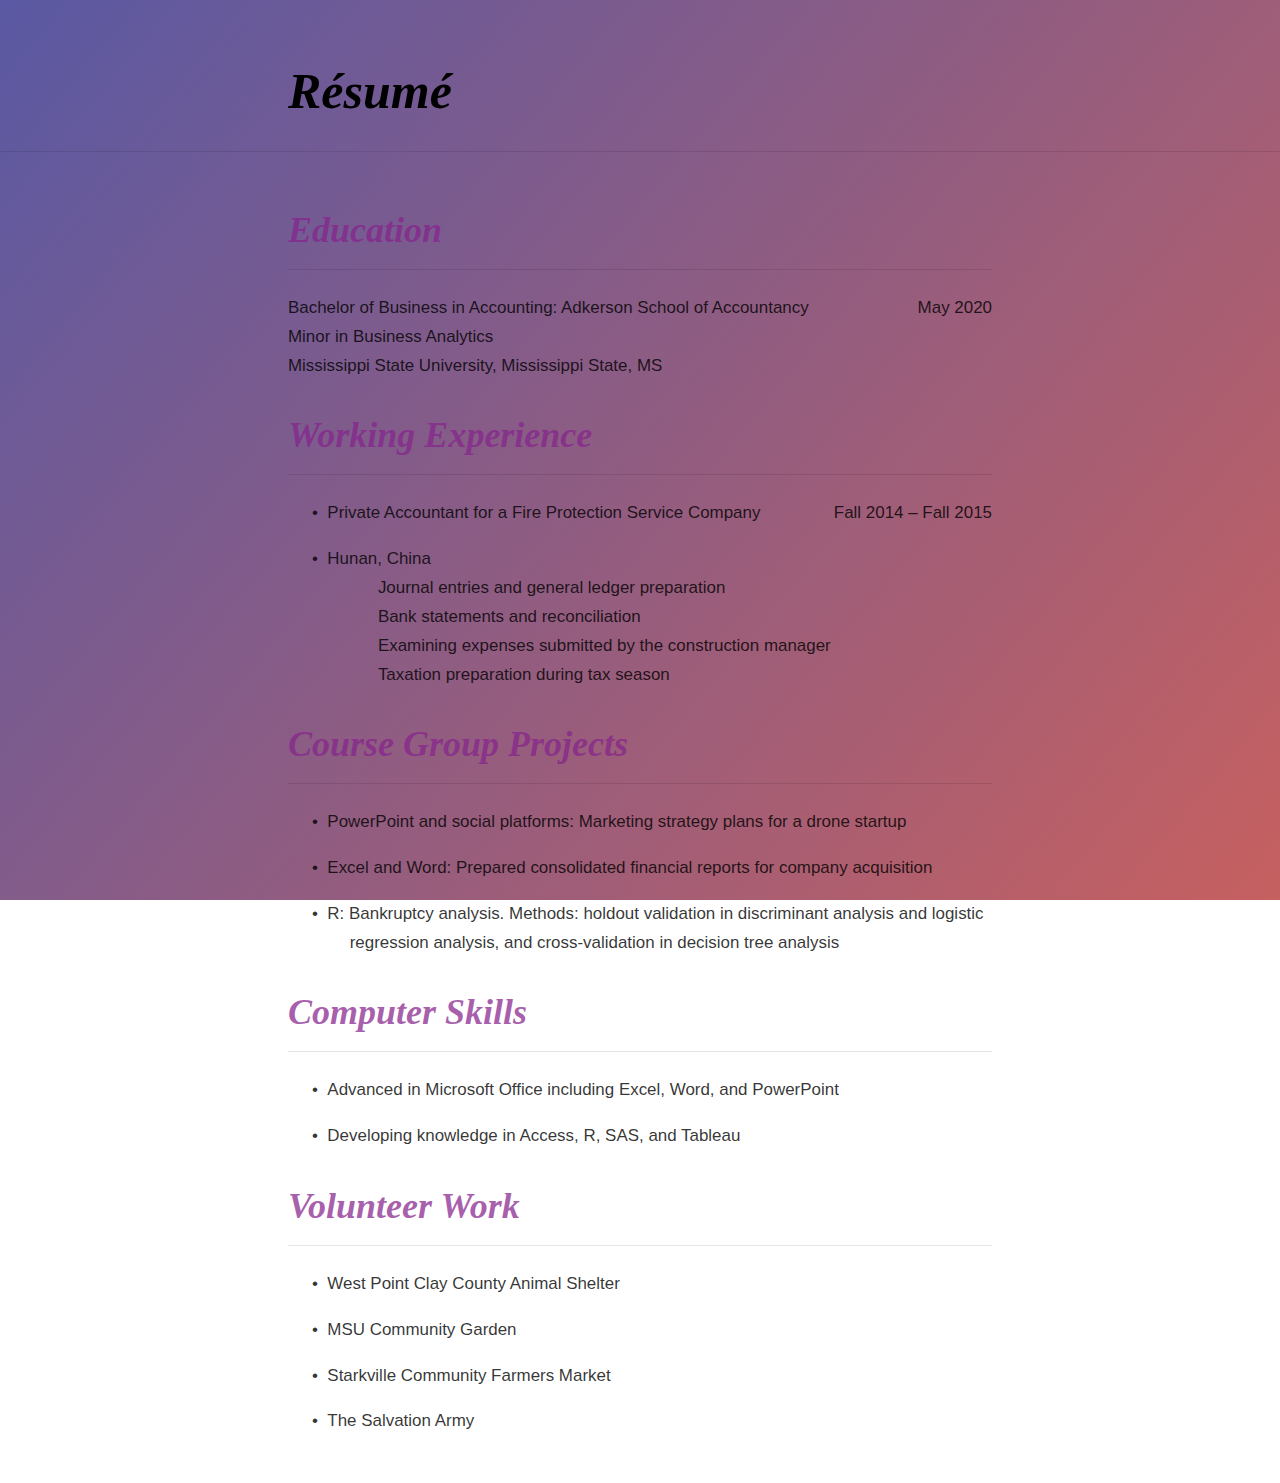
<file: _posts/2021-10-27-rsum/resume.html>
<!DOCTYPE html>

<html xmlns="http://www.w3.org/1999/xhtml" lang="" xml:lang="">

<head>
  <meta charset="utf-8"/>
  <meta name="viewport" content="width=device-width, initial-scale=1"/>
  <meta http-equiv="X-UA-Compatible" content="IE=Edge,chrome=1"/>
  <meta name="generator" content="distill" />

  <style type="text/css">
  /* Hide doc at startup (prevent jankiness while JS renders/transforms) */
  body {
    visibility: hidden;
  }
  </style>

 <!--radix_placeholder_import_source-->
 <!--/radix_placeholder_import_source-->

<style type="text/css">code{white-space: pre;}</style>
<style type="text/css" data-origin="pandoc">
pre > code.sourceCode { white-space: pre; position: relative; }
pre > code.sourceCode > span { display: inline-block; line-height: 1.25; }
pre > code.sourceCode > span:empty { height: 1.2em; }
.sourceCode { overflow: visible; }
code.sourceCode > span { color: inherit; text-decoration: inherit; }
div.sourceCode { margin: 1em 0; }
pre.sourceCode { margin: 0; }
@media screen {
div.sourceCode { overflow: auto; }
}
@media print {
pre > code.sourceCode { white-space: pre-wrap; }
pre > code.sourceCode > span { text-indent: -5em; padding-left: 5em; }
}
pre.numberSource code
  { counter-reset: source-line 0; }
pre.numberSource code > span
  { position: relative; left: -4em; counter-increment: source-line; }
pre.numberSource code > span > a:first-child::before
  { content: counter(source-line);
    position: relative; left: -1em; text-align: right; vertical-align: baseline;
    border: none; display: inline-block;
    -webkit-touch-callout: none; -webkit-user-select: none;
    -khtml-user-select: none; -moz-user-select: none;
    -ms-user-select: none; user-select: none;
    padding: 0 4px; width: 4em;
    color: #aaaaaa;
  }
pre.numberSource { margin-left: 3em; border-left: 1px solid #aaaaaa;  padding-left: 4px; }
div.sourceCode
  {   }
@media screen {
pre > code.sourceCode > span > a:first-child::before { text-decoration: underline; }
}
code span.al { color: #ad0000; } /* Alert */
code span.an { color: #5e5e5e; } /* Annotation */
code span.at { color: #20794d; } /* Attribute */
code span.bn { color: #ad0000; } /* BaseN */
code span.bu { } /* BuiltIn */
code span.cf { color: #007ba5; } /* ControlFlow */
code span.ch { color: #20794d; } /* Char */
code span.cn { color: #8f5902; } /* Constant */
code span.co { color: #5e5e5e; } /* Comment */
code span.cv { color: #5e5e5e; font-style: italic; } /* CommentVar */
code span.do { color: #5e5e5e; font-style: italic; } /* Documentation */
code span.dt { color: #ad0000; } /* DataType */
code span.dv { color: #ad0000; } /* DecVal */
code span.er { color: #ad0000; } /* Error */
code span.ex { } /* Extension */
code span.fl { color: #ad0000; } /* Float */
code span.fu { color: #4758ab; } /* Function */
code span.im { } /* Import */
code span.in { color: #5e5e5e; } /* Information */
code span.kw { color: #007ba5; } /* Keyword */
code span.op { color: #5e5e5e; } /* Operator */
code span.ot { color: #007ba5; } /* Other */
code span.pp { color: #ad0000; } /* Preprocessor */
code span.sc { color: #20794d; } /* SpecialChar */
code span.ss { color: #20794d; } /* SpecialString */
code span.st { color: #20794d; } /* String */
code span.va { color: #111111; } /* Variable */
code span.vs { color: #20794d; } /* VerbatimString */
code span.wa { color: #5e5e5e; font-style: italic; } /* Warning */
</style>

  <!--radix_placeholder_meta_tags-->
  <title>Résumé</title>



  <!--  https://schema.org/Article -->
  <meta property="article:published" itemprop="datePublished" content="2021-10-31"/>
  <meta property="article:created" itemprop="dateCreated" content="2021-10-31"/>

  <!--  https://developers.facebook.com/docs/sharing/webmasters#markup -->
  <meta property="og:title" content="Résumé"/>
  <meta property="og:type" content="article"/>
  <meta property="og:locale" content="en_US"/>

  <!--  https://dev.twitter.com/cards/types/summary -->
  <meta property="twitter:card" content="summary"/>
  <meta property="twitter:title" content="Résumé"/>

  <!--/radix_placeholder_meta_tags-->
  <!--radix_placeholder_rmarkdown_metadata-->

  <script type="text/json" id="radix-rmarkdown-metadata">
  {"type":"list","attributes":{"names":{"type":"character","attributes":{},"value":["title","description","output","date"]}},"value":[{"type":"character","attributes":{},"value":["Résumé"]},{"type":"NULL"},{"type":"list","attributes":{"names":{"type":"character","attributes":{},"value":["distill::distill_article"]}},"value":[{"type":"list","attributes":{"names":{"type":"character","attributes":{},"value":["self_contained"]}},"value":[{"type":"logical","attributes":{},"value":[false]}]}]},{"type":"character","attributes":{},"value":["10-31-2021"]}]}
  </script>
  <!--/radix_placeholder_rmarkdown_metadata-->
  
  <script type="text/json" id="radix-resource-manifest">
  {"type":"character","attributes":{},"value":["resume_files/anchor-4.2.2/anchor.min.js","resume_files/bowser-1.9.3/bowser.min.js","resume_files/distill-2.2.21/template.v2.js","resume_files/header-attrs-2.11/header-attrs.js","resume_files/jquery-3.6.0/jquery-3.6.0.js","resume_files/jquery-3.6.0/jquery-3.6.0.min.js","resume_files/jquery-3.6.0/jquery-3.6.0.min.map","resume_files/popper-2.6.0/popper.min.js","resume_files/tippy-6.2.7/tippy-bundle.umd.min.js","resume_files/tippy-6.2.7/tippy-light-border.css","resume_files/tippy-6.2.7/tippy.css","resume_files/tippy-6.2.7/tippy.umd.min.js","resume_files/webcomponents-2.0.0/webcomponents.js"]}
  </script>
  <!--radix_placeholder_navigation_in_header-->
  <!--/radix_placeholder_navigation_in_header-->
  <!--radix_placeholder_distill-->

  <style type="text/css">

  body {
    background-color: white;
  }

  .pandoc-table {
    width: 100%;
  }

  .pandoc-table>caption {
    margin-bottom: 10px;
  }

  .pandoc-table th:not([align]) {
    text-align: left;
  }

  .pagedtable-footer {
    font-size: 15px;
  }

  d-byline .byline {
    grid-template-columns: 2fr 2fr;
  }

  d-byline .byline h3 {
    margin-block-start: 1.5em;
  }

  d-byline .byline .authors-affiliations h3 {
    margin-block-start: 0.5em;
  }

  .authors-affiliations .orcid-id {
    width: 16px;
    height:16px;
    margin-left: 4px;
    margin-right: 4px;
    vertical-align: middle;
    padding-bottom: 2px;
  }

  d-title .dt-tags {
    margin-top: 1em;
    grid-column: text;
  }

  .dt-tags .dt-tag {
    text-decoration: none;
    display: inline-block;
    color: rgba(0,0,0,0.6);
    padding: 0em 0.4em;
    margin-right: 0.5em;
    margin-bottom: 0.4em;
    font-size: 70%;
    border: 1px solid rgba(0,0,0,0.2);
    border-radius: 3px;
    text-transform: uppercase;
    font-weight: 500;
  }

  d-article table.gt_table td,
  d-article table.gt_table th {
    border-bottom: none;
  }

  .html-widget {
    margin-bottom: 2.0em;
  }

  .l-screen-inset {
    padding-right: 16px;
  }

  .l-screen .caption {
    margin-left: 10px;
  }

  .shaded {
    background: rgb(247, 247, 247);
    padding-top: 20px;
    padding-bottom: 20px;
    border-top: 1px solid rgba(0, 0, 0, 0.1);
    border-bottom: 1px solid rgba(0, 0, 0, 0.1);
  }

  .shaded .html-widget {
    margin-bottom: 0;
    border: 1px solid rgba(0, 0, 0, 0.1);
  }

  .shaded .shaded-content {
    background: white;
  }

  .text-output {
    margin-top: 0;
    line-height: 1.5em;
  }

  .hidden {
    display: none !important;
  }

  d-article {
    padding-top: 2.5rem;
    padding-bottom: 30px;
  }

  d-appendix {
    padding-top: 30px;
  }

  d-article>p>img {
    width: 100%;
  }

  d-article h2 {
    margin: 1rem 0 1.5rem 0;
  }

  d-article h3 {
    margin-top: 1.5rem;
  }

  d-article iframe {
    border: 1px solid rgba(0, 0, 0, 0.1);
    margin-bottom: 2.0em;
    width: 100%;
  }

  /* Tweak code blocks */

  d-article div.sourceCode code,
  d-article pre code {
    font-family: Consolas, Monaco, 'Andale Mono', 'Ubuntu Mono', monospace;
  }

  d-article pre,
  d-article div.sourceCode,
  d-article div.sourceCode pre {
    overflow: auto;
  }

  d-article div.sourceCode {
    background-color: white;
  }

  d-article div.sourceCode pre {
    padding-left: 10px;
    font-size: 12px;
    border-left: 2px solid rgba(0,0,0,0.1);
  }

  d-article pre {
    font-size: 12px;
    color: black;
    background: none;
    margin-top: 0;
    text-align: left;
    white-space: pre;
    word-spacing: normal;
    word-break: normal;
    word-wrap: normal;
    line-height: 1.5;

    -moz-tab-size: 4;
    -o-tab-size: 4;
    tab-size: 4;

    -webkit-hyphens: none;
    -moz-hyphens: none;
    -ms-hyphens: none;
    hyphens: none;
  }

  d-article pre a {
    border-bottom: none;
  }

  d-article pre a:hover {
    border-bottom: none;
    text-decoration: underline;
  }

  d-article details {
    grid-column: text;
    margin-bottom: 0.8em;
  }

  @media(min-width: 768px) {

  d-article pre,
  d-article div.sourceCode,
  d-article div.sourceCode pre {
    overflow: visible !important;
  }

  d-article div.sourceCode pre {
    padding-left: 18px;
    font-size: 14px;
  }

  d-article pre {
    font-size: 14px;
  }

  }

  figure img.external {
    background: white;
    border: 1px solid rgba(0, 0, 0, 0.1);
    box-shadow: 0 1px 8px rgba(0, 0, 0, 0.1);
    padding: 18px;
    box-sizing: border-box;
  }

  /* CSS for d-contents */

  .d-contents {
    grid-column: text;
    color: rgba(0,0,0,0.8);
    font-size: 0.9em;
    padding-bottom: 1em;
    margin-bottom: 1em;
    padding-bottom: 0.5em;
    margin-bottom: 1em;
    padding-left: 0.25em;
    justify-self: start;
  }

  @media(min-width: 1000px) {
    .d-contents.d-contents-float {
      height: 0;
      grid-column-start: 1;
      grid-column-end: 4;
      justify-self: center;
      padding-right: 3em;
      padding-left: 2em;
    }
  }

  .d-contents nav h3 {
    font-size: 18px;
    margin-top: 0;
    margin-bottom: 1em;
  }

  .d-contents li {
    list-style-type: none
  }

  .d-contents nav > ul {
    padding-left: 0;
  }

  .d-contents ul {
    padding-left: 1em
  }

  .d-contents nav ul li {
    margin-top: 0.6em;
    margin-bottom: 0.2em;
  }

  .d-contents nav a {
    font-size: 13px;
    border-bottom: none;
    text-decoration: none
    color: rgba(0, 0, 0, 0.8);
  }

  .d-contents nav a:hover {
    text-decoration: underline solid rgba(0, 0, 0, 0.6)
  }

  .d-contents nav > ul > li > a {
    font-weight: 600;
  }

  .d-contents nav > ul > li > ul {
    font-weight: inherit;
  }

  .d-contents nav > ul > li > ul > li {
    margin-top: 0.2em;
  }


  .d-contents nav ul {
    margin-top: 0;
    margin-bottom: 0.25em;
  }

  .d-article-with-toc h2:nth-child(2) {
    margin-top: 0;
  }


  /* Figure */

  .figure {
    position: relative;
    margin-bottom: 2.5em;
    margin-top: 1.5em;
  }

  .figure img {
    width: 100%;
  }

  .figure .caption {
    color: rgba(0, 0, 0, 0.6);
    font-size: 12px;
    line-height: 1.5em;
  }

  .figure img.external {
    background: white;
    border: 1px solid rgba(0, 0, 0, 0.1);
    box-shadow: 0 1px 8px rgba(0, 0, 0, 0.1);
    padding: 18px;
    box-sizing: border-box;
  }

  .figure .caption a {
    color: rgba(0, 0, 0, 0.6);
  }

  .figure .caption b,
  .figure .caption strong, {
    font-weight: 600;
    color: rgba(0, 0, 0, 1.0);
  }

  /* Citations */

  d-article .citation {
    color: inherit;
    cursor: inherit;
  }

  div.hanging-indent{
    margin-left: 1em; text-indent: -1em;
  }

  /* Citation hover box */

  .tippy-box[data-theme~=light-border] {
    background-color: rgba(250, 250, 250, 0.95);
  }

  .tippy-content > p {
    margin-bottom: 0;
    padding: 2px;
  }


  /* Tweak 1000px media break to show more text */

  @media(min-width: 1000px) {
    .base-grid,
    distill-header,
    d-title,
    d-abstract,
    d-article,
    d-appendix,
    distill-appendix,
    d-byline,
    d-footnote-list,
    d-citation-list,
    distill-footer {
      grid-template-columns: [screen-start] 1fr [page-start kicker-start] 80px [middle-start] 50px [text-start kicker-end] 65px 65px 65px 65px 65px 65px 65px 65px [text-end gutter-start] 65px [middle-end] 65px [page-end gutter-end] 1fr [screen-end];
      grid-column-gap: 16px;
    }

    .grid {
      grid-column-gap: 16px;
    }

    d-article {
      font-size: 1.06rem;
      line-height: 1.7em;
    }
    figure .caption, .figure .caption, figure figcaption {
      font-size: 13px;
    }
  }

  @media(min-width: 1180px) {
    .base-grid,
    distill-header,
    d-title,
    d-abstract,
    d-article,
    d-appendix,
    distill-appendix,
    d-byline,
    d-footnote-list,
    d-citation-list,
    distill-footer {
      grid-template-columns: [screen-start] 1fr [page-start kicker-start] 60px [middle-start] 60px [text-start kicker-end] 60px 60px 60px 60px 60px 60px 60px 60px [text-end gutter-start] 60px [middle-end] 60px [page-end gutter-end] 1fr [screen-end];
      grid-column-gap: 32px;
    }

    .grid {
      grid-column-gap: 32px;
    }
  }


  /* Get the citation styles for the appendix (not auto-injected on render since
     we do our own rendering of the citation appendix) */

  d-appendix .citation-appendix,
  .d-appendix .citation-appendix {
    font-size: 11px;
    line-height: 15px;
    border-left: 1px solid rgba(0, 0, 0, 0.1);
    padding-left: 18px;
    border: 1px solid rgba(0,0,0,0.1);
    background: rgba(0, 0, 0, 0.02);
    padding: 10px 18px;
    border-radius: 3px;
    color: rgba(150, 150, 150, 1);
    overflow: hidden;
    margin-top: -12px;
    white-space: pre-wrap;
    word-wrap: break-word;
  }

  /* Include appendix styles here so they can be overridden */

  d-appendix {
    contain: layout style;
    font-size: 0.8em;
    line-height: 1.7em;
    margin-top: 60px;
    margin-bottom: 0;
    border-top: 1px solid rgba(0, 0, 0, 0.1);
    color: rgba(0,0,0,0.5);
    padding-top: 60px;
    padding-bottom: 48px;
  }

  d-appendix h3 {
    grid-column: page-start / text-start;
    font-size: 15px;
    font-weight: 500;
    margin-top: 1em;
    margin-bottom: 0;
    color: rgba(0,0,0,0.65);
  }

  d-appendix h3 + * {
    margin-top: 1em;
  }

  d-appendix ol {
    padding: 0 0 0 15px;
  }

  @media (min-width: 768px) {
    d-appendix ol {
      padding: 0 0 0 30px;
      margin-left: -30px;
    }
  }

  d-appendix li {
    margin-bottom: 1em;
  }

  d-appendix a {
    color: rgba(0, 0, 0, 0.6);
  }

  d-appendix > * {
    grid-column: text;
  }

  d-appendix > d-footnote-list,
  d-appendix > d-citation-list,
  d-appendix > distill-appendix {
    grid-column: screen;
  }

  /* Include footnote styles here so they can be overridden */

  d-footnote-list {
    contain: layout style;
  }

  d-footnote-list > * {
    grid-column: text;
  }

  d-footnote-list a.footnote-backlink {
    color: rgba(0,0,0,0.3);
    padding-left: 0.5em;
  }



  /* Anchor.js */

  .anchorjs-link {
    /*transition: all .25s linear; */
    text-decoration: none;
    border-bottom: none;
  }
  *:hover > .anchorjs-link {
    margin-left: -1.125em !important;
    text-decoration: none;
    border-bottom: none;
  }

  /* Social footer */

  .social_footer {
    margin-top: 30px;
    margin-bottom: 0;
    color: rgba(0,0,0,0.67);
  }

  .disqus-comments {
    margin-right: 30px;
  }

  .disqus-comment-count {
    border-bottom: 1px solid rgba(0, 0, 0, 0.4);
    cursor: pointer;
  }

  #disqus_thread {
    margin-top: 30px;
  }

  .article-sharing a {
    border-bottom: none;
    margin-right: 8px;
  }

  .article-sharing a:hover {
    border-bottom: none;
  }

  .sidebar-section.subscribe {
    font-size: 12px;
    line-height: 1.6em;
  }

  .subscribe p {
    margin-bottom: 0.5em;
  }


  .article-footer .subscribe {
    font-size: 15px;
    margin-top: 45px;
  }


  .sidebar-section.custom {
    font-size: 12px;
    line-height: 1.6em;
  }

  .custom p {
    margin-bottom: 0.5em;
  }

  /* Styles for listing layout (hide title) */
  .layout-listing d-title, .layout-listing .d-title {
    display: none;
  }

  /* Styles for posts lists (not auto-injected) */


  .posts-with-sidebar {
    padding-left: 45px;
    padding-right: 45px;
  }

  .posts-list .description h2,
  .posts-list .description p {
    font-family: -apple-system, BlinkMacSystemFont, "Segoe UI", Roboto, Oxygen, Ubuntu, Cantarell, "Fira Sans", "Droid Sans", "Helvetica Neue", Arial, sans-serif;
  }

  .posts-list .description h2 {
    font-weight: 700;
    border-bottom: none;
    padding-bottom: 0;
  }

  .posts-list h2.post-tag {
    border-bottom: 1px solid rgba(0, 0, 0, 0.2);
    padding-bottom: 12px;
  }
  .posts-list {
    margin-top: 60px;
    margin-bottom: 24px;
  }

  .posts-list .post-preview {
    text-decoration: none;
    overflow: hidden;
    display: block;
    border-bottom: 1px solid rgba(0, 0, 0, 0.1);
    padding: 24px 0;
  }

  .post-preview-last {
    border-bottom: none !important;
  }

  .posts-list .posts-list-caption {
    grid-column: screen;
    font-weight: 400;
  }

  .posts-list .post-preview h2 {
    margin: 0 0 6px 0;
    line-height: 1.2em;
    font-style: normal;
    font-size: 24px;
  }

  .posts-list .post-preview p {
    margin: 0 0 12px 0;
    line-height: 1.4em;
    font-size: 16px;
  }

  .posts-list .post-preview .thumbnail {
    box-sizing: border-box;
    margin-bottom: 24px;
    position: relative;
    max-width: 500px;
  }
  .posts-list .post-preview img {
    width: 100%;
    display: block;
  }

  .posts-list .metadata {
    font-size: 12px;
    line-height: 1.4em;
    margin-bottom: 18px;
  }

  .posts-list .metadata > * {
    display: inline-block;
  }

  .posts-list .metadata .publishedDate {
    margin-right: 2em;
  }

  .posts-list .metadata .dt-authors {
    display: block;
    margin-top: 0.3em;
    margin-right: 2em;
  }

  .posts-list .dt-tags {
    display: block;
    line-height: 1em;
  }

  .posts-list .dt-tags .dt-tag {
    display: inline-block;
    color: rgba(0,0,0,0.6);
    padding: 0.3em 0.4em;
    margin-right: 0.2em;
    margin-bottom: 0.4em;
    font-size: 60%;
    border: 1px solid rgba(0,0,0,0.2);
    border-radius: 3px;
    text-transform: uppercase;
    font-weight: 500;
  }

  .posts-list img {
    opacity: 1;
  }

  .posts-list img[data-src] {
    opacity: 0;
  }

  .posts-more {
    clear: both;
  }


  .posts-sidebar {
    font-size: 16px;
  }

  .posts-sidebar h3 {
    font-size: 16px;
    margin-top: 0;
    margin-bottom: 0.5em;
    font-weight: 400;
    text-transform: uppercase;
  }

  .sidebar-section {
    margin-bottom: 30px;
  }

  .categories ul {
    list-style-type: none;
    margin: 0;
    padding: 0;
  }

  .categories li {
    color: rgba(0, 0, 0, 0.8);
    margin-bottom: 0;
  }

  .categories li>a {
    border-bottom: none;
  }

  .categories li>a:hover {
    border-bottom: 1px solid rgba(0, 0, 0, 0.4);
  }

  .categories .active {
    font-weight: 600;
  }

  .categories .category-count {
    color: rgba(0, 0, 0, 0.4);
  }


  @media(min-width: 768px) {
    .posts-list .post-preview h2 {
      font-size: 26px;
    }
    .posts-list .post-preview .thumbnail {
      float: right;
      width: 30%;
      margin-bottom: 0;
    }
    .posts-list .post-preview .description {
      float: left;
      width: 45%;
    }
    .posts-list .post-preview .metadata {
      float: left;
      width: 20%;
      margin-top: 8px;
    }
    .posts-list .post-preview p {
      margin: 0 0 12px 0;
      line-height: 1.5em;
      font-size: 16px;
    }
    .posts-with-sidebar .posts-list {
      float: left;
      width: 75%;
    }
    .posts-with-sidebar .posts-sidebar {
      float: right;
      width: 20%;
      margin-top: 60px;
      padding-top: 24px;
      padding-bottom: 24px;
    }
  }


  /* Improve display for browsers without grid (IE/Edge <= 15) */

  .downlevel {
    line-height: 1.6em;
    font-family: -apple-system, BlinkMacSystemFont, "Segoe UI", Roboto, Oxygen, Ubuntu, Cantarell, "Fira Sans", "Droid Sans", "Helvetica Neue", Arial, sans-serif;
    margin: 0;
  }

  .downlevel .d-title {
    padding-top: 6rem;
    padding-bottom: 1.5rem;
  }

  .downlevel .d-title h1 {
    font-size: 50px;
    font-weight: 700;
    line-height: 1.1em;
    margin: 0 0 0.5rem;
  }

  .downlevel .d-title p {
    font-weight: 300;
    font-size: 1.2rem;
    line-height: 1.55em;
    margin-top: 0;
  }

  .downlevel .d-byline {
    padding-top: 0.8em;
    padding-bottom: 0.8em;
    font-size: 0.8rem;
    line-height: 1.8em;
  }

  .downlevel .section-separator {
    border: none;
    border-top: 1px solid rgba(0, 0, 0, 0.1);
  }

  .downlevel .d-article {
    font-size: 1.06rem;
    line-height: 1.7em;
    padding-top: 1rem;
    padding-bottom: 2rem;
  }


  .downlevel .d-appendix {
    padding-left: 0;
    padding-right: 0;
    max-width: none;
    font-size: 0.8em;
    line-height: 1.7em;
    margin-bottom: 0;
    color: rgba(0,0,0,0.5);
    padding-top: 40px;
    padding-bottom: 48px;
  }

  .downlevel .footnotes ol {
    padding-left: 13px;
  }

  .downlevel .base-grid,
  .downlevel .distill-header,
  .downlevel .d-title,
  .downlevel .d-abstract,
  .downlevel .d-article,
  .downlevel .d-appendix,
  .downlevel .distill-appendix,
  .downlevel .d-byline,
  .downlevel .d-footnote-list,
  .downlevel .d-citation-list,
  .downlevel .distill-footer,
  .downlevel .appendix-bottom,
  .downlevel .posts-container {
    padding-left: 40px;
    padding-right: 40px;
  }

  @media(min-width: 768px) {
    .downlevel .base-grid,
    .downlevel .distill-header,
    .downlevel .d-title,
    .downlevel .d-abstract,
    .downlevel .d-article,
    .downlevel .d-appendix,
    .downlevel .distill-appendix,
    .downlevel .d-byline,
    .downlevel .d-footnote-list,
    .downlevel .d-citation-list,
    .downlevel .distill-footer,
    .downlevel .appendix-bottom,
    .downlevel .posts-container {
    padding-left: 150px;
    padding-right: 150px;
    max-width: 900px;
  }
  }

  .downlevel pre code {
    display: block;
    border-left: 2px solid rgba(0, 0, 0, .1);
    padding: 0 0 0 20px;
    font-size: 14px;
  }

  .downlevel code, .downlevel pre {
    color: black;
    background: none;
    font-family: Consolas, Monaco, 'Andale Mono', 'Ubuntu Mono', monospace;
    text-align: left;
    white-space: pre;
    word-spacing: normal;
    word-break: normal;
    word-wrap: normal;
    line-height: 1.5;

    -moz-tab-size: 4;
    -o-tab-size: 4;
    tab-size: 4;

    -webkit-hyphens: none;
    -moz-hyphens: none;
    -ms-hyphens: none;
    hyphens: none;
  }

  .downlevel .posts-list .post-preview {
    color: inherit;
  }



  </style>

  <script type="application/javascript">

  function is_downlevel_browser() {
    if (bowser.isUnsupportedBrowser({ msie: "12", msedge: "16"},
                                   window.navigator.userAgent)) {
      return true;
    } else {
      return window.load_distill_framework === undefined;
    }
  }

  // show body when load is complete
  function on_load_complete() {

    // add anchors
    if (window.anchors) {
      window.anchors.options.placement = 'left';
      window.anchors.add('d-article > h2, d-article > h3, d-article > h4, d-article > h5');
    }


    // set body to visible
    document.body.style.visibility = 'visible';

    // force redraw for leaflet widgets
    if (window.HTMLWidgets) {
      var maps = window.HTMLWidgets.findAll(".leaflet");
      $.each(maps, function(i, el) {
        var map = this.getMap();
        map.invalidateSize();
        map.eachLayer(function(layer) {
          if (layer instanceof L.TileLayer)
            layer.redraw();
        });
      });
    }

    // trigger 'shown' so htmlwidgets resize
    $('d-article').trigger('shown');
  }

  function init_distill() {

    init_common();

    // create front matter
    var front_matter = $('<d-front-matter></d-front-matter>');
    $('#distill-front-matter').wrap(front_matter);

    // create d-title
    $('.d-title').changeElementType('d-title');

    // create d-byline
    var byline = $('<d-byline></d-byline>');
    $('.d-byline').replaceWith(byline);

    // create d-article
    var article = $('<d-article></d-article>');
    $('.d-article').wrap(article).children().unwrap();

    // move posts container into article
    $('.posts-container').appendTo($('d-article'));

    // create d-appendix
    $('.d-appendix').changeElementType('d-appendix');

    // flag indicating that we have appendix items
    var appendix = $('.appendix-bottom').children('h3').length > 0;

    // replace footnotes with <d-footnote>
    $('.footnote-ref').each(function(i, val) {
      appendix = true;
      var href = $(this).attr('href');
      var id = href.replace('#', '');
      var fn = $('#' + id);
      var fn_p = $('#' + id + '>p');
      fn_p.find('.footnote-back').remove();
      var text = fn_p.html();
      var dtfn = $('<d-footnote></d-footnote>');
      dtfn.html(text);
      $(this).replaceWith(dtfn);
    });
    // remove footnotes
    $('.footnotes').remove();

    // move refs into #references-listing
    $('#references-listing').replaceWith($('#refs'));

    $('h1.appendix, h2.appendix').each(function(i, val) {
      $(this).changeElementType('h3');
    });
    $('h3.appendix').each(function(i, val) {
      var id = $(this).attr('id');
      $('.d-contents a[href="#' + id + '"]').parent().remove();
      appendix = true;
      $(this).nextUntil($('h1, h2, h3')).addBack().appendTo($('d-appendix'));
    });

    // show d-appendix if we have appendix content
    $("d-appendix").css('display', appendix ? 'grid' : 'none');

    // localize layout chunks to just output
    $('.layout-chunk').each(function(i, val) {

      // capture layout
      var layout = $(this).attr('data-layout');

      // apply layout to markdown level block elements
      var elements = $(this).children().not('details, div.sourceCode, pre, script');
      elements.each(function(i, el) {
        var layout_div = $('<div class="' + layout + '"></div>');
        if (layout_div.hasClass('shaded')) {
          var shaded_content = $('<div class="shaded-content"></div>');
          $(this).wrap(shaded_content);
          $(this).parent().wrap(layout_div);
        } else {
          $(this).wrap(layout_div);
        }
      });


      // unwrap the layout-chunk div
      $(this).children().unwrap();
    });

    // remove code block used to force  highlighting css
    $('.distill-force-highlighting-css').parent().remove();

    // remove empty line numbers inserted by pandoc when using a
    // custom syntax highlighting theme
    $('code.sourceCode a:empty').remove();

    // load distill framework
    load_distill_framework();

    // wait for window.distillRunlevel == 4 to do post processing
    function distill_post_process() {

      if (!window.distillRunlevel || window.distillRunlevel < 4)
        return;

      // hide author/affiliations entirely if we have no authors
      var front_matter = JSON.parse($("#distill-front-matter").html());
      var have_authors = front_matter.authors && front_matter.authors.length > 0;
      if (!have_authors)
        $('d-byline').addClass('hidden');

      // article with toc class
      $('.d-contents').parent().addClass('d-article-with-toc');

      // strip links that point to #
      $('.authors-affiliations').find('a[href="#"]').removeAttr('href');

      // add orcid ids
      $('.authors-affiliations').find('.author').each(function(i, el) {
        var orcid_id = front_matter.authors[i].orcidID;
        if (orcid_id) {
          var a = $('<a></a>');
          a.attr('href', 'https://orcid.org/' + orcid_id);
          var img = $('<img></img>');
          img.addClass('orcid-id');
          img.attr('alt', 'ORCID ID');
          img.attr('src','[data-uri]');
          a.append(img);
          $(this).append(a);
        }
      });

      // hide elements of author/affiliations grid that have no value
      function hide_byline_column(caption) {
        $('d-byline').find('h3:contains("' + caption + '")').parent().css('visibility', 'hidden');
      }

      // affiliations
      var have_affiliations = false;
      for (var i = 0; i<front_matter.authors.length; ++i) {
        var author = front_matter.authors[i];
        if (author.affiliation !== "&nbsp;") {
          have_affiliations = true;
          break;
        }
      }
      if (!have_affiliations)
        $('d-byline').find('h3:contains("Affiliations")').css('visibility', 'hidden');

      // published date
      if (!front_matter.publishedDate)
        hide_byline_column("Published");

      // document object identifier
      var doi = $('d-byline').find('h3:contains("DOI")');
      var doi_p = doi.next().empty();
      if (!front_matter.doi) {
        // if we have a citation and valid citationText then link to that
        if ($('#citation').length > 0 && front_matter.citationText) {
          doi.html('Citation');
          $('<a href="#citation"></a>')
            .text(front_matter.citationText)
            .appendTo(doi_p);
        } else {
          hide_byline_column("DOI");
        }
      } else {
        $('<a></a>')
           .attr('href', "https://doi.org/" + front_matter.doi)
           .html(front_matter.doi)
           .appendTo(doi_p);
      }

       // change plural form of authors/affiliations
      if (front_matter.authors.length === 1) {
        var grid = $('.authors-affiliations');
        grid.children('h3:contains("Authors")').text('Author');
        grid.children('h3:contains("Affiliations")').text('Affiliation');
      }

      // remove d-appendix and d-footnote-list local styles
      $('d-appendix > style:first-child').remove();
      $('d-footnote-list > style:first-child').remove();

      // move appendix-bottom entries to the bottom
      $('.appendix-bottom').appendTo('d-appendix').children().unwrap();
      $('.appendix-bottom').remove();

      // hoverable references
      $('span.citation[data-cites]').each(function() {
        var refHtml = $('#ref-' + $(this).attr('data-cites')).html();
        window.tippy(this, {
          allowHTML: true,
          content: refHtml,
          maxWidth: 500,
          interactive: true,
          interactiveBorder: 10,
          theme: 'light-border',
          placement: 'bottom-start'
        });
      });

      // clear polling timer
      clearInterval(tid);

      // show body now that everything is ready
      on_load_complete();
    }

    var tid = setInterval(distill_post_process, 50);
    distill_post_process();

  }

  function init_downlevel() {

    init_common();

     // insert hr after d-title
    $('.d-title').after($('<hr class="section-separator"/>'));

    // check if we have authors
    var front_matter = JSON.parse($("#distill-front-matter").html());
    var have_authors = front_matter.authors && front_matter.authors.length > 0;

    // manage byline/border
    if (!have_authors)
      $('.d-byline').remove();
    $('.d-byline').after($('<hr class="section-separator"/>'));
    $('.d-byline a').remove();

    // remove toc
    $('.d-contents').remove();

    // move appendix elements
    $('h1.appendix, h2.appendix').each(function(i, val) {
      $(this).changeElementType('h3');
    });
    $('h3.appendix').each(function(i, val) {
      $(this).nextUntil($('h1, h2, h3')).addBack().appendTo($('.d-appendix'));
    });


    // inject headers into references and footnotes
    var refs_header = $('<h3></h3>');
    refs_header.text('References');
    $('#refs').prepend(refs_header);

    var footnotes_header = $('<h3></h3');
    footnotes_header.text('Footnotes');
    $('.footnotes').children('hr').first().replaceWith(footnotes_header);

    // move appendix-bottom entries to the bottom
    $('.appendix-bottom').appendTo('.d-appendix').children().unwrap();
    $('.appendix-bottom').remove();

    // remove appendix if it's empty
    if ($('.d-appendix').children().length === 0)
      $('.d-appendix').remove();

    // prepend separator above appendix
    $('.d-appendix').before($('<hr class="section-separator" style="clear: both"/>'));

    // trim code
    $('pre>code').each(function(i, val) {
      $(this).html($.trim($(this).html()));
    });

    // move posts-container right before article
    $('.posts-container').insertBefore($('.d-article'));

    $('body').addClass('downlevel');

    on_load_complete();
  }


  function init_common() {

    // jquery plugin to change element types
    (function($) {
      $.fn.changeElementType = function(newType) {
        var attrs = {};

        $.each(this[0].attributes, function(idx, attr) {
          attrs[attr.nodeName] = attr.nodeValue;
        });

        this.replaceWith(function() {
          return $("<" + newType + "/>", attrs).append($(this).contents());
        });
      };
    })(jQuery);

    // prevent underline for linked images
    $('a > img').parent().css({'border-bottom' : 'none'});

    // mark non-body figures created by knitr chunks as 100% width
    $('.layout-chunk').each(function(i, val) {
      var figures = $(this).find('img, .html-widget');
      if ($(this).attr('data-layout') !== "l-body") {
        figures.css('width', '100%');
      } else {
        figures.css('max-width', '100%');
        figures.filter("[width]").each(function(i, val) {
          var fig = $(this);
          fig.css('width', fig.attr('width') + 'px');
        });

      }
    });

    // auto-append index.html to post-preview links in file: protocol
    // and in rstudio ide preview
    $('.post-preview').each(function(i, val) {
      if (window.location.protocol === "file:")
        $(this).attr('href', $(this).attr('href') + "index.html");
    });

    // get rid of index.html references in header
    if (window.location.protocol !== "file:") {
      $('.distill-site-header a[href]').each(function(i,val) {
        $(this).attr('href', $(this).attr('href').replace("index.html", "./"));
      });
    }

    // add class to pandoc style tables
    $('tr.header').parent('thead').parent('table').addClass('pandoc-table');
    $('.kable-table').children('table').addClass('pandoc-table');

    // add figcaption style to table captions
    $('caption').parent('table').addClass("figcaption");

    // initialize posts list
    if (window.init_posts_list)
      window.init_posts_list();

    // implmement disqus comment link
    $('.disqus-comment-count').click(function() {
      window.headroom_prevent_pin = true;
      $('#disqus_thread').toggleClass('hidden');
      if (!$('#disqus_thread').hasClass('hidden')) {
        var offset = $(this).offset();
        $(window).resize();
        $('html, body').animate({
          scrollTop: offset.top - 35
        });
      }
    });
  }

  document.addEventListener('DOMContentLoaded', function() {
    if (is_downlevel_browser())
      init_downlevel();
    else
      window.addEventListener('WebComponentsReady', init_distill);
  });

  </script>

  <!--/radix_placeholder_distill-->
  <script src="resume_files/header-attrs-2.11/header-attrs.js"></script>
  <script src="resume_files/jquery-3.6.0/jquery-3.6.0.min.js"></script>
  <script src="resume_files/popper-2.6.0/popper.min.js"></script>
  <link href="resume_files/tippy-6.2.7/tippy.css" rel="stylesheet" />
  <link href="resume_files/tippy-6.2.7/tippy-light-border.css" rel="stylesheet" />
  <script src="resume_files/tippy-6.2.7/tippy.umd.min.js"></script>
  <script src="resume_files/anchor-4.2.2/anchor.min.js"></script>
  <script src="resume_files/bowser-1.9.3/bowser.min.js"></script>
  <script src="resume_files/webcomponents-2.0.0/webcomponents.js"></script>
  <script src="resume_files/distill-2.2.21/template.v2.js"></script>
  <!--radix_placeholder_site_in_header-->
  <!--/radix_placeholder_site_in_header-->


</head>

<body>

<!--radix_placeholder_front_matter-->

<script id="distill-front-matter" type="text/json">
{"title":"Résumé","authors":[],"publishedDate":"2021-10-31T00:00:00.000-05:00"}
</script>

<!--/radix_placeholder_front_matter-->
<!--radix_placeholder_navigation_before_body-->
<!--/radix_placeholder_navigation_before_body-->
<!--radix_placeholder_site_before_body-->
<!--/radix_placeholder_site_before_body-->

<div class="d-title">
<h1>Résumé</h1>
<!--radix_placeholder_categories-->
<!--/radix_placeholder_categories-->

</div>


<div class="d-article">
<div class="layout-chunk" data-layout="l-body">
<style type="text/css">
a {n  
  text-decoration: none; 
  color: rgba(121, 205, 205);
}
a:hover {
  color: rgba(255, 182, 255, 0.8);
}
ul {
  list-style: none; /* Remove list bullets bcz don't know how to change color */
  padding: 0;
  margin: 0;
}
li::before {
  content: "•"; 
  color: "#5A59A3";
}
h1 {
  font-family: candara; /* title */
  font-style: italic;
}
h2 {
  font-family: candara;
  font-style: italic;
  color: rgba(134, 35, 141, 0.72);
}
p code,
li code {
    line-height: 2.0; 
    white-space: nowrap;
}
body {
    width: 100vw;
    height: 100vh;
    margin: 0;
    background: linear-gradient(
        130deg, 
        #5A59A3, 
        #C66060
    ) no-repeat  fixed;
}
</style>
</div>
<h2 id="education">Education</h2>
<p>Bachelor of Business in Accounting: Adkerson School of Accountancy <span style="float:right">May 2020</span><br />
Minor in Business Analytics<br />
Mississippi State University, Mississippi State, MS</p>
<h2 id="working-experience">Working Experience</h2>
<ul>
<li>  Private Accountant for a Fire Protection Service Company<span style="float: right">Fall 2014 – Fall 2015</span><br />
</li>
<li>  Hunan, China<br />
              Journal entries and general ledger preparation<br />
              Bank statements and reconciliation<br />
              Examining expenses submitted by the construction manager<br />
              Taxation preparation during tax season</li>
</ul>
<h2 id="course-group-projects">Course Group Projects</h2>
<ul>
<li>  PowerPoint and social platforms: Marketing strategy plans for a drone startup</li>
<li>  Excel and Word: Prepared consolidated financial reports for company acquisition</li>
<li>  R: Bankruptcy analysis. Methods: holdout validation in discriminant analysis and logistic         regression analysis, and cross-validation in decision tree analysis</li>
</ul>
<h2 id="computer-skills">Computer Skills</h2>
<ul>
<li>  Advanced in Microsoft Office including Excel, Word, and PowerPoint</li>
<li>  Developing knowledge in Access, R, SAS, and Tableau</li>
</ul>
<h2 id="volunteer-work">Volunteer Work</h2>
<ul>
<li>  West Point Clay County Animal Shelter</li>
<li>  MSU Community Garden</li>
<li>  Starkville Community Farmers Market</li>
<li>  The Salvation Army</li>
</ul>
<div class="sourceCode" id="cb1"><pre class="sourceCode r distill-force-highlighting-css"><code class="sourceCode r"></code></pre></div>
<!--radix_placeholder_article_footer-->
<!--/radix_placeholder_article_footer-->
</div>

<div class="d-appendix">
</div>


<!--radix_placeholder_site_after_body-->
<!--/radix_placeholder_site_after_body-->
<!--radix_placeholder_appendices-->
<div class="appendix-bottom"></div>
<!--/radix_placeholder_appendices-->
<!--radix_placeholder_navigation_after_body-->
<!--/radix_placeholder_navigation_after_body-->

</body>

</html>
</file>
<file: docs/site_libs/tippy-6.2.7/tippy.css>
.tippy-box[data-animation=fade][data-state=hidden]{opacity:0}[data-tippy-root]{max-width:calc(100vw - 10px)}.tippy-box{position:relative;background-color:#333;color:#fff;border-radius:4px;font-size:14px;line-height:1.4;outline:0;transition-property:transform,visibility,opacity}.tippy-box[data-placement^=top]>.tippy-arrow{bottom:0}.tippy-box[data-placement^=top]>.tippy-arrow:before{bottom:-7px;left:0;border-width:8px 8px 0;border-top-color:initial;transform-origin:center top}.tippy-box[data-placement^=bottom]>.tippy-arrow{top:0}.tippy-box[data-placement^=bottom]>.tippy-arrow:before{top:-7px;left:0;border-width:0 8px 8px;border-bottom-color:initial;transform-origin:center bottom}.tippy-box[data-placement^=left]>.tippy-arrow{right:0}.tippy-box[data-placement^=left]>.tippy-arrow:before{border-width:8px 0 8px 8px;border-left-color:initial;right:-7px;transform-origin:center left}.tippy-box[data-placement^=right]>.tippy-arrow{left:0}.tippy-box[data-placement^=right]>.tippy-arrow:before{left:-7px;border-width:8px 8px 8px 0;border-right-color:initial;transform-origin:center right}.tippy-box[data-inertia][data-state=visible]{transition-timing-function:cubic-bezier(.54,1.5,.38,1.11)}.tippy-arrow{width:16px;height:16px;color:#333}.tippy-arrow:before{content:"";position:absolute;border-color:transparent;border-style:solid}.tippy-content{position:relative;padding:5px 9px;z-index:1}
</file>
<file: docs/site_libs/tippy-6.2.7/tippy-light-border.css>
.tippy-box[data-theme~=light-border]{background-color:#fff;background-clip:padding-box;border:1px solid rgba(0,8,16,.15);color:#333;box-shadow:0 4px 14px -2px rgba(0,8,16,.08)}.tippy-box[data-theme~=light-border]>.tippy-backdrop{background-color:#fff}.tippy-box[data-theme~=light-border]>.tippy-arrow:after,.tippy-box[data-theme~=light-border]>.tippy-svg-arrow:after{content:"";position:absolute;z-index:-1}.tippy-box[data-theme~=light-border]>.tippy-arrow:after{border-color:transparent;border-style:solid}.tippy-box[data-theme~=light-border][data-placement^=top]>.tippy-arrow:before{border-top-color:#fff}.tippy-box[data-theme~=light-border][data-placement^=top]>.tippy-arrow:after{border-top-color:rgba(0,8,16,.2);border-width:7px 7px 0;top:17px;left:1px}.tippy-box[data-theme~=light-border][data-placement^=top]>.tippy-svg-arrow>svg{top:16px}.tippy-box[data-theme~=light-border][data-placement^=top]>.tippy-svg-arrow:after{top:17px}.tippy-box[data-theme~=light-border][data-placement^=bottom]>.tippy-arrow:before{border-bottom-color:#fff;bottom:16px}.tippy-box[data-theme~=light-border][data-placement^=bottom]>.tippy-arrow:after{border-bottom-color:rgba(0,8,16,.2);border-width:0 7px 7px;bottom:17px;left:1px}.tippy-box[data-theme~=light-border][data-placement^=bottom]>.tippy-svg-arrow>svg{bottom:16px}.tippy-box[data-theme~=light-border][data-placement^=bottom]>.tippy-svg-arrow:after{bottom:17px}.tippy-box[data-theme~=light-border][data-placement^=left]>.tippy-arrow:before{border-left-color:#fff}.tippy-box[data-theme~=light-border][data-placement^=left]>.tippy-arrow:after{border-left-color:rgba(0,8,16,.2);border-width:7px 0 7px 7px;left:17px;top:1px}.tippy-box[data-theme~=light-border][data-placement^=left]>.tippy-svg-arrow>svg{left:11px}.tippy-box[data-theme~=light-border][data-placement^=left]>.tippy-svg-arrow:after{left:12px}.tippy-box[data-theme~=light-border][data-placement^=right]>.tippy-arrow:before{border-right-color:#fff;right:16px}.tippy-box[data-theme~=light-border][data-placement^=right]>.tippy-arrow:after{border-width:7px 7px 7px 0;right:17px;top:1px;border-right-color:rgba(0,8,16,.2)}.tippy-box[data-theme~=light-border][data-placement^=right]>.tippy-svg-arrow>svg{right:11px}.tippy-box[data-theme~=light-border][data-placement^=right]>.tippy-svg-arrow:after{right:12px}.tippy-box[data-theme~=light-border]>.tippy-svg-arrow{fill:#fff}.tippy-box[data-theme~=light-border]>.tippy-svg-arrow:after{background-image:url([data-uri]);background-size:16px 6px;width:16px;height:6px}
</file>
<file: docs/site_libs/panelset-0.2.6/panelset.css>
/* prefixed by https://autoprefixer.github.io (PostCSS: v7.0.23, autoprefixer: v9.7.3) */

.panelset {
  width: 100%;
  position: relative;
  --panel-tabs-border-bottom: #ddd;
  --panel-tabs-sideways-max-width: 25%;
  --panel-tab-foreground: currentColor;
  --panel-tab-background: unset;
  --panel-tab-active-foreground: currentColor;
  --panel-tab-active-background: unset;
  --panel-tab-hover-foreground: currentColor;
  --panel-tab-hover-background: unset;
  --panel-tab-active-border-color: currentColor;
  --panel-tab-hover-border-color: currentColor;
  --panel-tab-inactive-opacity: 0.5;
  --panel-tab-font-family: inherit;
}

.panelset * {
  box-sizing: border-box;
}

.panelset .panel-tabs {
  display: -webkit-box;
  display: flex;
  flex-wrap: wrap;
  -webkit-box-orient: horizontal;
  -webkit-box-direction: normal;
          flex-direction: row;
  -webkit-box-pack: start;
          justify-content: start;
  -webkit-box-align: center;
          align-items: center;
  overflow-y: visible;
  overflow-x: auto;
  -webkit-overflow-scrolling: touch;
  padding: 0 0 2px 0;
  box-shadow: inset 0 -2px 0px var(--panel-tabs-border-bottom);
}

.panelset .panel-tabs * {
  -webkit-transition: opacity 0.5s ease;
  transition: opacity 0.5s ease;
}

.panelset .panel-tabs .panel-tab {
  min-height: 50px;
  display: -webkit-box;
  display: flex;
  -webkit-box-pack: center;
          justify-content: center;
  -webkit-box-align: center;
          align-items: center;
  padding: 0.5em 1em;
  font-family: var(--panel-tab-font-family);
  opacity: var(--panel-tab-inactive-opacity);
  border-top: 2px solid transparent;
  border-bottom: 2px solid transparent;
  margin-bottom: -2px;
  color: var(--panel-tab-foreground);
  background-color: var(--panel-tab-background);
  list-style: none;
  z-index: 5;
}

.panelset .panel-tabs .panel-tab > a {
  color: currentColor;
  text-decoration: none;
  border: none;
  width: 100%;
  height: 100%;
}

.panelset .panel-tabs .panel-tab > a:focus {
  outline: none;
  text-decoration: none;
  border: none;
}

.panelset .panel-tabs .panel-tab > a:hover {
  text-decoration: none;
  border: none;
}

.panelset .panel-tabs .panel-tab:hover {
  border-bottom-color: var(--panel-tab-hover-border-color);
  color: var(--panel-tab-hover-foreground);
  background-color: var(--panel-tab-hover-background);
  opacity: 1;
  cursor: pointer;
  z-index: 10;
}

.panelset .panel-tabs .panel-tab:focus {
  outline: none;
  color: var(--panel-tab-hover-foreground);
  border-bottom-color: var(--panel-tab-hover-border-color);
  background-color: var(--panel-tab-hover-background);
}

.panelset .panel-tabs .panel-tab.panel-tab-active {
  border-top-color: var(--panel-tab-active-border-color);
  color: var(--panel-tab-active-foreground);
  background-color: var(--panel-tab-active-background);
  opacity: 1;
}

.panelset .panel {
  display: none;
}

.panelset .panel-active {
  display: block;
}

/* ---- Sideways Panelset ---- */

@media (min-width: 480px) {
  .panelset.sideways {
    display: flex;
    flex-direction: row;
  }

  .panelset.sideways .panel-tabs {
    box-shadow: none;
    flex-direction: column;
    align-items: start;
    margin: 0;
    margin-right: 1em;
    border-right: 2px solid var(--panel-tabs-border-bottom);
    max-width: var(--panel-tabs-sideways-max-width);
  }

  .panelset.sideways .panel {
    max-width: calc(100% - var(--panel-tabs-sideways-max-width) - 1em);
  }

  .panelset.sideways .panel-tabs .panel-tab {
    border-top: unset;
    border-bottom: unset;
    padding-left: 0;
  }

  .panelset.sideways.right {
    flex-direction: row-reverse;
    justify-content: space-between;
  }

  .panelset.sideways.right {
  	text-align: inherit;
  }

  .panelset.sideways.right .panel-tabs {
    align-items: end;
    margin-right: 0;
    margin-left: 1em;
    border-right: unset;
    border-left: 2px solid var(--panel-tabs-border-bottom);
  }

  .panelset.sideways.right .panel-tabs .panel-tab {
    padding-left: 1em;
    width: 100%;
  }

  .panelset.sideways.right .panel-tabs .panel-tab a {
    text-align: right;
  }
}

/*
  This next part repeats the same CSS inside the @media query above but with
  remarkjs-specific classes to ensure that sideways panelsets are always used.
  In the future, we could use @container queries instead once they're availble.
*/

.remark-container .panelset.sideways {
  display: flex;
  flex-direction: row;
}

.remark-container .panelset.sideways .panel-tabs {
  box-shadow: none;
  flex-direction: column;
  align-items: start;
  margin: 0;
  margin-right: 1em;
  border-right: 2px solid var(--panel-tabs-border-bottom);
  max-width: var(--panel-tabs-sideways-max-width);
}

.remark-container .panelset.sideways .panel {
  max-width: calc(100% - var(--panel-tabs-sideways-max-width) - 1em);
}

.remark-container .panelset.sideways .panel-tabs .panel-tab {
  border-top: unset;
  border-bottom: unset;
  padding-left: 0;
}

.remark-container .panelset.sideways.right {
  flex-direction: row-reverse;
  justify-content: space-between;
}

.remark-container .panelset.sideways.right {
	text-align: inherit;
}

.remark-container .panelset.sideways.right .panel-tabs {
  align-items: end;
  margin-right: 0;
  margin-left: 1em;
  border-right: unset;
  border-left: 2px solid var(--panel-tabs-border-bottom);
}

.remark-container .panelset.sideways.right .panel-tabs .panel-tab {
  padding-left: 1em;
  width: 100%;
}

.remark-container .panelset.sideways.right .panel-tabs .panel-tab a {
  text-align: right;
}
</file>
<file: docs/site_libs/lightable-0.0.1/lightable.css>
/*!
 * lightable v0.0.1
 * Copyright 2020 Hao Zhu
 * Licensed under MIT (https://github.com/haozhu233/kableExtra/blob/master/LICENSE)
 */

.lightable-minimal {
  border-collapse: separate;
  border-spacing: 16px 1px;
  width: 100%;
  margin-bottom: 10px;
}

.lightable-minimal td {
  margin-left: 5px;
  margin-right: 5px;
}

.lightable-minimal th {
  margin-left: 5px;
  margin-right: 5px;
}

.lightable-minimal thead tr:last-child th {
  border-bottom: 2px solid #00000050;
  empty-cells: hide;

}

.lightable-minimal tbody tr:first-child td {
  padding-top: 0.5em;
}

.lightable-minimal.lightable-hover tbody tr:hover {
  background-color: #f5f5f5;
}

.lightable-minimal.lightable-striped tbody tr:nth-child(even) {
  background-color: #f5f5f5;
}

.lightable-classic {
  border-top: 0.16em solid #111111;
  border-bottom: 0.16em solid #111111;
  width: 100%;
  margin-bottom: 10px;
  margin: 10px 5px;
}

.lightable-classic tfoot tr td {
  border: 0;
}

.lightable-classic tfoot tr:first-child td {
  border-top: 0.14em solid #111111;
}

.lightable-classic caption {
  color: #222222;
}

.lightable-classic td {
  padding-left: 5px;
  padding-right: 5px;
  color: #222222;
}

.lightable-classic th {
  padding-left: 5px;
  padding-right: 5px;
  font-weight: normal;
  color: #222222;
}

.lightable-classic thead tr:last-child th {
  border-bottom: 0.10em solid #111111;
}

.lightable-classic.lightable-hover tbody tr:hover {
  background-color: #F9EEC1;
}

.lightable-classic.lightable-striped tbody tr:nth-child(even) {
  background-color: #f5f5f5;
}

.lightable-classic-2 {
  border-top: 3px double #111111;
  border-bottom: 3px double #111111;
  width: 100%;
  margin-bottom: 10px;
}

.lightable-classic-2 tfoot tr td {
  border: 0;
}

.lightable-classic-2 tfoot tr:first-child td {
  border-top: 3px double #111111;
}

.lightable-classic-2 caption {
  color: #222222;
}

.lightable-classic-2 td {
  padding-left: 5px;
  padding-right: 5px;
  color: #222222;
}

.lightable-classic-2 th {
  padding-left: 5px;
  padding-right: 5px;
  font-weight: normal;
  color: #222222;
}

.lightable-classic-2 tbody tr:last-child td {
  border-bottom: 3px double #111111;
}

.lightable-classic-2 thead tr:last-child th {
  border-bottom: 1px solid #111111;
}

.lightable-classic-2.lightable-hover tbody tr:hover {
  background-color: #F9EEC1;
}

.lightable-classic-2.lightable-striped tbody tr:nth-child(even) {
  background-color: #f5f5f5;
}

.lightable-material {
  min-width: 100%;
  white-space: nowrap;
  table-layout: fixed;
  font-family: Roboto, sans-serif;
  border: 1px solid #EEE;
  border-collapse: collapse;
  margin-bottom: 10px;
}

.lightable-material tfoot tr td {
  border: 0;
}

.lightable-material tfoot tr:first-child td {
  border-top: 1px solid #EEE;
}

.lightable-material th {
  height: 56px;
  padding-left: 16px;
  padding-right: 16px;
}

.lightable-material td {
  height: 52px;
  padding-left: 16px;
  padding-right: 16px;
  border-top: 1px solid #eeeeee;
}

.lightable-material.lightable-hover tbody tr:hover {
  background-color: #f5f5f5;
}

.lightable-material.lightable-striped tbody tr:nth-child(even) {
  background-color: #f5f5f5;
}

.lightable-material.lightable-striped tbody td {
  border: 0;
}

.lightable-material.lightable-striped thead tr:last-child th {
  border-bottom: 1px solid #ddd;
}

.lightable-material-dark {
  min-width: 100%;
  white-space: nowrap;
  table-layout: fixed;
  font-family: Roboto, sans-serif;
  border: 1px solid #FFFFFF12;
  border-collapse: collapse;
  margin-bottom: 10px;
  background-color: #363640;
}

.lightable-material-dark tfoot tr td {
  border: 0;
}

.lightable-material-dark tfoot tr:first-child td {
  border-top: 1px solid #FFFFFF12;
}

.lightable-material-dark th {
  height: 56px;
  padding-left: 16px;
  padding-right: 16px;
  color: #FFFFFF60;
}

.lightable-material-dark td {
  height: 52px;
  padding-left: 16px;
  padding-right: 16px;
  color: #FFFFFF;
  border-top: 1px solid #FFFFFF12;
}

.lightable-material-dark.lightable-hover tbody tr:hover {
  background-color: #FFFFFF12;
}

.lightable-material-dark.lightable-striped tbody tr:nth-child(even) {
  background-color: #FFFFFF12;
}

.lightable-material-dark.lightable-striped tbody td {
  border: 0;
}

.lightable-material-dark.lightable-striped thead tr:last-child th {
  border-bottom: 1px solid #FFFFFF12;
}

.lightable-paper {
  width: 100%;
  margin-bottom: 10px;
  color: #444;
}

.lightable-paper tfoot tr td {
  border: 0;
}

.lightable-paper tfoot tr:first-child td {
  border-top: 1px solid #00000020;
}

.lightable-paper thead tr:last-child th {
  color: #666;
  vertical-align: bottom;
  border-bottom: 1px solid #00000020;
  line-height: 1.15em;
  padding: 10px 5px;
}

.lightable-paper td {
  vertical-align: middle;
  border-bottom: 1px solid #00000010;
  line-height: 1.15em;
  padding: 7px 5px;
}

.lightable-paper.lightable-hover tbody tr:hover {
  background-color: #F9EEC1;
}

.lightable-paper.lightable-striped tbody tr:nth-child(even) {
  background-color: #00000008;
}

.lightable-paper.lightable-striped tbody td {
  border: 0;
}
</file>
<file: _posts/2021-10-27-rsum/resume_files/tippy-6.2.7/tippy.css>
.tippy-box[data-animation=fade][data-state=hidden]{opacity:0}[data-tippy-root]{max-width:calc(100vw - 10px)}.tippy-box{position:relative;background-color:#333;color:#fff;border-radius:4px;font-size:14px;line-height:1.4;outline:0;transition-property:transform,visibility,opacity}.tippy-box[data-placement^=top]>.tippy-arrow{bottom:0}.tippy-box[data-placement^=top]>.tippy-arrow:before{bottom:-7px;left:0;border-width:8px 8px 0;border-top-color:initial;transform-origin:center top}.tippy-box[data-placement^=bottom]>.tippy-arrow{top:0}.tippy-box[data-placement^=bottom]>.tippy-arrow:before{top:-7px;left:0;border-width:0 8px 8px;border-bottom-color:initial;transform-origin:center bottom}.tippy-box[data-placement^=left]>.tippy-arrow{right:0}.tippy-box[data-placement^=left]>.tippy-arrow:before{border-width:8px 0 8px 8px;border-left-color:initial;right:-7px;transform-origin:center left}.tippy-box[data-placement^=right]>.tippy-arrow{left:0}.tippy-box[data-placement^=right]>.tippy-arrow:before{left:-7px;border-width:8px 8px 8px 0;border-right-color:initial;transform-origin:center right}.tippy-box[data-inertia][data-state=visible]{transition-timing-function:cubic-bezier(.54,1.5,.38,1.11)}.tippy-arrow{width:16px;height:16px;color:#333}.tippy-arrow:before{content:"";position:absolute;border-color:transparent;border-style:solid}.tippy-content{position:relative;padding:5px 9px;z-index:1}
</file>
<file: _posts/2021-10-27-rsum/resume_files/tippy-6.2.7/tippy-light-border.css>
.tippy-box[data-theme~=light-border]{background-color:#fff;background-clip:padding-box;border:1px solid rgba(0,8,16,.15);color:#333;box-shadow:0 4px 14px -2px rgba(0,8,16,.08)}.tippy-box[data-theme~=light-border]>.tippy-backdrop{background-color:#fff}.tippy-box[data-theme~=light-border]>.tippy-arrow:after,.tippy-box[data-theme~=light-border]>.tippy-svg-arrow:after{content:"";position:absolute;z-index:-1}.tippy-box[data-theme~=light-border]>.tippy-arrow:after{border-color:transparent;border-style:solid}.tippy-box[data-theme~=light-border][data-placement^=top]>.tippy-arrow:before{border-top-color:#fff}.tippy-box[data-theme~=light-border][data-placement^=top]>.tippy-arrow:after{border-top-color:rgba(0,8,16,.2);border-width:7px 7px 0;top:17px;left:1px}.tippy-box[data-theme~=light-border][data-placement^=top]>.tippy-svg-arrow>svg{top:16px}.tippy-box[data-theme~=light-border][data-placement^=top]>.tippy-svg-arrow:after{top:17px}.tippy-box[data-theme~=light-border][data-placement^=bottom]>.tippy-arrow:before{border-bottom-color:#fff;bottom:16px}.tippy-box[data-theme~=light-border][data-placement^=bottom]>.tippy-arrow:after{border-bottom-color:rgba(0,8,16,.2);border-width:0 7px 7px;bottom:17px;left:1px}.tippy-box[data-theme~=light-border][data-placement^=bottom]>.tippy-svg-arrow>svg{bottom:16px}.tippy-box[data-theme~=light-border][data-placement^=bottom]>.tippy-svg-arrow:after{bottom:17px}.tippy-box[data-theme~=light-border][data-placement^=left]>.tippy-arrow:before{border-left-color:#fff}.tippy-box[data-theme~=light-border][data-placement^=left]>.tippy-arrow:after{border-left-color:rgba(0,8,16,.2);border-width:7px 0 7px 7px;left:17px;top:1px}.tippy-box[data-theme~=light-border][data-placement^=left]>.tippy-svg-arrow>svg{left:11px}.tippy-box[data-theme~=light-border][data-placement^=left]>.tippy-svg-arrow:after{left:12px}.tippy-box[data-theme~=light-border][data-placement^=right]>.tippy-arrow:before{border-right-color:#fff;right:16px}.tippy-box[data-theme~=light-border][data-placement^=right]>.tippy-arrow:after{border-width:7px 7px 7px 0;right:17px;top:1px;border-right-color:rgba(0,8,16,.2)}.tippy-box[data-theme~=light-border][data-placement^=right]>.tippy-svg-arrow>svg{right:11px}.tippy-box[data-theme~=light-border][data-placement^=right]>.tippy-svg-arrow:after{right:12px}.tippy-box[data-theme~=light-border]>.tippy-svg-arrow{fill:#fff}.tippy-box[data-theme~=light-border]>.tippy-svg-arrow:after{background-image:url([data-uri]);background-size:16px 6px;width:16px;height:6px}
</file>
<file: docs/site_libs/font-awesome-5.1.0/css/all.css>
/*!
 * Font Awesome Free 5.1.0 by @fontawesome - https://fontawesome.com
 * License - https://fontawesome.com/license (Icons: CC BY 4.0, Fonts: SIL OFL 1.1, Code: MIT License)
 */
.fa,.fab,.fal,.far,.fas{-moz-osx-font-smoothing:grayscale;-webkit-font-smoothing:antialiased;display:inline-block;font-style:normal;font-variant:normal;text-rendering:auto;line-height:1}.fa-lg{font-size:1.33333em;line-height:.75em;vertical-align:-.0667em}.fa-xs{font-size:.75em}.fa-sm{font-size:.875em}.fa-1x{font-size:1em}.fa-2x{font-size:2em}.fa-3x{font-size:3em}.fa-4x{font-size:4em}.fa-5x{font-size:5em}.fa-6x{font-size:6em}.fa-7x{font-size:7em}.fa-8x{font-size:8em}.fa-9x{font-size:9em}.fa-10x{font-size:10em}.fa-fw{text-align:center;width:1.25em}.fa-ul{list-style-type:none;margin-left:2.5em;padding-left:0}.fa-ul>li{position:relative}.fa-li{left:-2em;position:absolute;text-align:center;width:2em;line-height:inherit}.fa-border{border:.08em solid #eee;border-radius:.1em;padding:.2em .25em .15em}.fa-pull-left{float:left}.fa-pull-right{float:right}.fa.fa-pull-left,.fab.fa-pull-left,.fal.fa-pull-left,.far.fa-pull-left,.fas.fa-pull-left{margin-right:.3em}.fa.fa-pull-right,.fab.fa-pull-right,.fal.fa-pull-right,.far.fa-pull-right,.fas.fa-pull-right{margin-left:.3em}.fa-spin{animation:a 2s infinite linear}.fa-pulse{animation:a 1s infinite steps(8)}@keyframes a{0%{transform:rotate(0deg)}to{transform:rotate(1turn)}}.fa-rotate-90{-ms-filter:"progid:DXImageTransform.Microsoft.BasicImage(rotation=1)";transform:rotate(90deg)}.fa-rotate-180{-ms-filter:"progid:DXImageTransform.Microsoft.BasicImage(rotation=2)";transform:rotate(180deg)}.fa-rotate-270{-ms-filter:"progid:DXImageTransform.Microsoft.BasicImage(rotation=3)";transform:rotate(270deg)}.fa-flip-horizontal{-ms-filter:"progid:DXImageTransform.Microsoft.BasicImage(rotation=0, mirror=1)";transform:scaleX(-1)}.fa-flip-vertical{transform:scaleY(-1)}.fa-flip-horizontal.fa-flip-vertical,.fa-flip-vertical{-ms-filter:"progid:DXImageTransform.Microsoft.BasicImage(rotation=2, mirror=1)"}.fa-flip-horizontal.fa-flip-vertical{transform:scale(-1)}:root .fa-flip-horizontal,:root .fa-flip-vertical,:root .fa-rotate-90,:root .fa-rotate-180,:root .fa-rotate-270{-webkit-filter:none;filter:none}.fa-stack{display:inline-block;height:2em;line-height:2em;position:relative;vertical-align:middle;width:2em}.fa-stack-1x,.fa-stack-2x{left:0;position:absolute;text-align:center;width:100%}.fa-stack-1x{line-height:inherit}.fa-stack-2x{font-size:2em}.fa-inverse{color:#fff}.fa-500px:before{content:"\f26e"}.fa-accessible-icon:before{content:"\f368"}.fa-accusoft:before{content:"\f369"}.fa-address-book:before{content:"\f2b9"}.fa-address-card:before{content:"\f2bb"}.fa-adjust:before{content:"\f042"}.fa-adn:before{content:"\f170"}.fa-adversal:before{content:"\f36a"}.fa-affiliatetheme:before{content:"\f36b"}.fa-algolia:before{content:"\f36c"}.fa-align-center:before{content:"\f037"}.fa-align-justify:before{content:"\f039"}.fa-align-left:before{content:"\f036"}.fa-align-right:before{content:"\f038"}.fa-allergies:before{content:"\f461"}.fa-amazon:before{content:"\f270"}.fa-amazon-pay:before{content:"\f42c"}.fa-ambulance:before{content:"\f0f9"}.fa-american-sign-language-interpreting:before{content:"\f2a3"}.fa-amilia:before{content:"\f36d"}.fa-anchor:before{content:"\f13d"}.fa-android:before{content:"\f17b"}.fa-angellist:before{content:"\f209"}.fa-angle-double-down:before{content:"\f103"}.fa-angle-double-left:before{content:"\f100"}.fa-angle-double-right:before{content:"\f101"}.fa-angle-double-up:before{content:"\f102"}.fa-angle-down:before{content:"\f107"}.fa-angle-left:before{content:"\f104"}.fa-angle-right:before{content:"\f105"}.fa-angle-up:before{content:"\f106"}.fa-angry:before{content:"\f556"}.fa-angrycreative:before{content:"\f36e"}.fa-angular:before{content:"\f420"}.fa-app-store:before{content:"\f36f"}.fa-app-store-ios:before{content:"\f370"}.fa-apper:before{content:"\f371"}.fa-apple:before{content:"\f179"}.fa-apple-pay:before{content:"\f415"}.fa-archive:before{content:"\f187"}.fa-archway:before{content:"\f557"}.fa-arrow-alt-circle-down:before{content:"\f358"}.fa-arrow-alt-circle-left:before{content:"\f359"}.fa-arrow-alt-circle-right:before{content:"\f35a"}.fa-arrow-alt-circle-up:before{content:"\f35b"}.fa-arrow-circle-down:before{content:"\f0ab"}.fa-arrow-circle-left:before{content:"\f0a8"}.fa-arrow-circle-right:before{content:"\f0a9"}.fa-arrow-circle-up:before{content:"\f0aa"}.fa-arrow-down:before{content:"\f063"}.fa-arrow-left:before{content:"\f060"}.fa-arrow-right:before{content:"\f061"}.fa-arrow-up:before{content:"\f062"}.fa-arrows-alt:before{content:"\f0b2"}.fa-arrows-alt-h:before{content:"\f337"}.fa-arrows-alt-v:before{content:"\f338"}.fa-assistive-listening-systems:before{content:"\f2a2"}.fa-asterisk:before{content:"\f069"}.fa-asymmetrik:before{content:"\f372"}.fa-at:before{content:"\f1fa"}.fa-atlas:before{content:"\f558"}.fa-audible:before{content:"\f373"}.fa-audio-description:before{content:"\f29e"}.fa-autoprefixer:before{content:"\f41c"}.fa-avianex:before{content:"\f374"}.fa-aviato:before{content:"\f421"}.fa-award:before{content:"\f559"}.fa-aws:before{content:"\f375"}.fa-backspace:before{content:"\f55a"}.fa-backward:before{content:"\f04a"}.fa-balance-scale:before{content:"\f24e"}.fa-ban:before{content:"\f05e"}.fa-band-aid:before{content:"\f462"}.fa-bandcamp:before{content:"\f2d5"}.fa-barcode:before{content:"\f02a"}.fa-bars:before{content:"\f0c9"}.fa-baseball-ball:before{content:"\f433"}.fa-basketball-ball:before{content:"\f434"}.fa-bath:before{content:"\f2cd"}.fa-battery-empty:before{content:"\f244"}.fa-battery-full:before{content:"\f240"}.fa-battery-half:before{content:"\f242"}.fa-battery-quarter:before{content:"\f243"}.fa-battery-three-quarters:before{content:"\f241"}.fa-bed:before{content:"\f236"}.fa-beer:before{content:"\f0fc"}.fa-behance:before{content:"\f1b4"}.fa-behance-square:before{content:"\f1b5"}.fa-bell:before{content:"\f0f3"}.fa-bell-slash:before{content:"\f1f6"}.fa-bezier-curve:before{content:"\f55b"}.fa-bicycle:before{content:"\f206"}.fa-bimobject:before{content:"\f378"}.fa-binoculars:before{content:"\f1e5"}.fa-birthday-cake:before{content:"\f1fd"}.fa-bitbucket:before{content:"\f171"}.fa-bitcoin:before{content:"\f379"}.fa-bity:before{content:"\f37a"}.fa-black-tie:before{content:"\f27e"}.fa-blackberry:before{content:"\f37b"}.fa-blender:before{content:"\f517"}.fa-blind:before{content:"\f29d"}.fa-blogger:before{content:"\f37c"}.fa-blogger-b:before{content:"\f37d"}.fa-bluetooth:before{content:"\f293"}.fa-bluetooth-b:before{content:"\f294"}.fa-bold:before{content:"\f032"}.fa-bolt:before{content:"\f0e7"}.fa-bomb:before{content:"\f1e2"}.fa-bong:before{content:"\f55c"}.fa-book:before{content:"\f02d"}.fa-book-open:before{content:"\f518"}.fa-bookmark:before{content:"\f02e"}.fa-bowling-ball:before{content:"\f436"}.fa-box:before{content:"\f466"}.fa-box-open:before{content:"\f49e"}.fa-boxes:before{content:"\f468"}.fa-braille:before{content:"\f2a1"}.fa-briefcase:before{content:"\f0b1"}.fa-briefcase-medical:before{content:"\f469"}.fa-broadcast-tower:before{content:"\f519"}.fa-broom:before{content:"\f51a"}.fa-brush:before{content:"\f55d"}.fa-btc:before{content:"\f15a"}.fa-bug:before{content:"\f188"}.fa-building:before{content:"\f1ad"}.fa-bullhorn:before{content:"\f0a1"}.fa-bullseye:before{content:"\f140"}.fa-burn:before{content:"\f46a"}.fa-buromobelexperte:before{content:"\f37f"}.fa-bus:before{content:"\f207"}.fa-bus-alt:before{content:"\f55e"}.fa-buysellads:before{content:"\f20d"}.fa-calculator:before{content:"\f1ec"}.fa-calendar:before{content:"\f133"}.fa-calendar-alt:before{content:"\f073"}.fa-calendar-check:before{content:"\f274"}.fa-calendar-minus:before{content:"\f272"}.fa-calendar-plus:before{content:"\f271"}.fa-calendar-times:before{content:"\f273"}.fa-camera:before{content:"\f030"}.fa-camera-retro:before{content:"\f083"}.fa-cannabis:before{content:"\f55f"}.fa-capsules:before{content:"\f46b"}.fa-car:before{content:"\f1b9"}.fa-caret-down:before{content:"\f0d7"}.fa-caret-left:before{content:"\f0d9"}.fa-caret-right:before{content:"\f0da"}.fa-caret-square-down:before{content:"\f150"}.fa-caret-square-left:before{content:"\f191"}.fa-caret-square-right:before{content:"\f152"}.fa-caret-square-up:before{content:"\f151"}.fa-caret-up:before{content:"\f0d8"}.fa-cart-arrow-down:before{content:"\f218"}.fa-cart-plus:before{content:"\f217"}.fa-cc-amazon-pay:before{content:"\f42d"}.fa-cc-amex:before{content:"\f1f3"}.fa-cc-apple-pay:before{content:"\f416"}.fa-cc-diners-club:before{content:"\f24c"}.fa-cc-discover:before{content:"\f1f2"}.fa-cc-jcb:before{content:"\f24b"}.fa-cc-mastercard:before{content:"\f1f1"}.fa-cc-paypal:before{content:"\f1f4"}.fa-cc-stripe:before{content:"\f1f5"}.fa-cc-visa:before{content:"\f1f0"}.fa-centercode:before{content:"\f380"}.fa-certificate:before{content:"\f0a3"}.fa-chalkboard:before{content:"\f51b"}.fa-chalkboard-teacher:before{content:"\f51c"}.fa-chart-area:before{content:"\f1fe"}.fa-chart-bar:before{content:"\f080"}.fa-chart-line:before{content:"\f201"}.fa-chart-pie:before{content:"\f200"}.fa-check:before{content:"\f00c"}.fa-check-circle:before{content:"\f058"}.fa-check-double:before{content:"\f560"}.fa-check-square:before{content:"\f14a"}.fa-chess:before{content:"\f439"}.fa-chess-bishop:before{content:"\f43a"}.fa-chess-board:before{content:"\f43c"}.fa-chess-king:before{content:"\f43f"}.fa-chess-knight:before{content:"\f441"}.fa-chess-pawn:before{content:"\f443"}.fa-chess-queen:before{content:"\f445"}.fa-chess-rook:before{content:"\f447"}.fa-chevron-circle-down:before{content:"\f13a"}.fa-chevron-circle-left:before{content:"\f137"}.fa-chevron-circle-right:before{content:"\f138"}.fa-chevron-circle-up:before{content:"\f139"}.fa-chevron-down:before{content:"\f078"}.fa-chevron-left:before{content:"\f053"}.fa-chevron-right:before{content:"\f054"}.fa-chevron-up:before{content:"\f077"}.fa-child:before{content:"\f1ae"}.fa-chrome:before{content:"\f268"}.fa-church:before{content:"\f51d"}.fa-circle:before{content:"\f111"}.fa-circle-notch:before{content:"\f1ce"}.fa-clipboard:before{content:"\f328"}.fa-clipboard-check:before{content:"\f46c"}.fa-clipboard-list:before{content:"\f46d"}.fa-clock:before{content:"\f017"}.fa-clone:before{content:"\f24d"}.fa-closed-captioning:before{content:"\f20a"}.fa-cloud:before{content:"\f0c2"}.fa-cloud-download-alt:before{content:"\f381"}.fa-cloud-upload-alt:before{content:"\f382"}.fa-cloudscale:before{content:"\f383"}.fa-cloudsmith:before{content:"\f384"}.fa-cloudversify:before{content:"\f385"}.fa-cocktail:before{content:"\f561"}.fa-code:before{content:"\f121"}.fa-code-branch:before{content:"\f126"}.fa-codepen:before{content:"\f1cb"}.fa-codiepie:before{content:"\f284"}.fa-coffee:before{content:"\f0f4"}.fa-cog:before{content:"\f013"}.fa-cogs:before{content:"\f085"}.fa-coins:before{content:"\f51e"}.fa-columns:before{content:"\f0db"}.fa-comment:before{content:"\f075"}.fa-comment-alt:before{content:"\f27a"}.fa-comment-dots:before{content:"\f4ad"}.fa-comment-slash:before{content:"\f4b3"}.fa-comments:before{content:"\f086"}.fa-compact-disc:before{content:"\f51f"}.fa-compass:before{content:"\f14e"}.fa-compress:before{content:"\f066"}.fa-concierge-bell:before{content:"\f562"}.fa-connectdevelop:before{content:"\f20e"}.fa-contao:before{content:"\f26d"}.fa-cookie:before{content:"\f563"}.fa-cookie-bite:before{content:"\f564"}.fa-copy:before{content:"\f0c5"}.fa-copyright:before{content:"\f1f9"}.fa-couch:before{content:"\f4b8"}.fa-cpanel:before{content:"\f388"}.fa-creative-commons:before{content:"\f25e"}.fa-creative-commons-by:before{content:"\f4e7"}.fa-creative-commons-nc:before{content:"\f4e8"}.fa-creative-commons-nc-eu:before{content:"\f4e9"}.fa-creative-commons-nc-jp:before{content:"\f4ea"}.fa-creative-commons-nd:before{content:"\f4eb"}.fa-creative-commons-pd:before{content:"\f4ec"}.fa-creative-commons-pd-alt:before{content:"\f4ed"}.fa-creative-commons-remix:before{content:"\f4ee"}.fa-creative-commons-sa:before{content:"\f4ef"}.fa-creative-commons-sampling:before{content:"\f4f0"}.fa-creative-commons-sampling-plus:before{content:"\f4f1"}.fa-creative-commons-share:before{content:"\f4f2"}.fa-credit-card:before{content:"\f09d"}.fa-crop:before{content:"\f125"}.fa-crop-alt:before{content:"\f565"}.fa-crosshairs:before{content:"\f05b"}.fa-crow:before{content:"\f520"}.fa-crown:before{content:"\f521"}.fa-css3:before{content:"\f13c"}.fa-css3-alt:before{content:"\f38b"}.fa-cube:before{content:"\f1b2"}.fa-cubes:before{content:"\f1b3"}.fa-cut:before{content:"\f0c4"}.fa-cuttlefish:before{content:"\f38c"}.fa-d-and-d:before{content:"\f38d"}.fa-dashcube:before{content:"\f210"}.fa-database:before{content:"\f1c0"}.fa-deaf:before{content:"\f2a4"}.fa-delicious:before{content:"\f1a5"}.fa-deploydog:before{content:"\f38e"}.fa-deskpro:before{content:"\f38f"}.fa-desktop:before{content:"\f108"}.fa-deviantart:before{content:"\f1bd"}.fa-diagnoses:before{content:"\f470"}.fa-dice:before{content:"\f522"}.fa-dice-five:before{content:"\f523"}.fa-dice-four:before{content:"\f524"}.fa-dice-one:before{content:"\f525"}.fa-dice-six:before{content:"\f526"}.fa-dice-three:before{content:"\f527"}.fa-dice-two:before{content:"\f528"}.fa-digg:before{content:"\f1a6"}.fa-digital-ocean:before{content:"\f391"}.fa-digital-tachograph:before{content:"\f566"}.fa-discord:before{content:"\f392"}.fa-discourse:before{content:"\f393"}.fa-divide:before{content:"\f529"}.fa-dizzy:before{content:"\f567"}.fa-dna:before{content:"\f471"}.fa-dochub:before{content:"\f394"}.fa-docker:before{content:"\f395"}.fa-dollar-sign:before{content:"\f155"}.fa-dolly:before{content:"\f472"}.fa-dolly-flatbed:before{content:"\f474"}.fa-donate:before{content:"\f4b9"}.fa-door-closed:before{content:"\f52a"}.fa-door-open:before{content:"\f52b"}.fa-dot-circle:before{content:"\f192"}.fa-dove:before{content:"\f4ba"}.fa-download:before{content:"\f019"}.fa-draft2digital:before{content:"\f396"}.fa-drafting-compass:before{content:"\f568"}.fa-dribbble:before{content:"\f17d"}.fa-dribbble-square:before{content:"\f397"}.fa-dropbox:before{content:"\f16b"}.fa-drum:before{content:"\f569"}.fa-drum-steelpan:before{content:"\f56a"}.fa-drupal:before{content:"\f1a9"}.fa-dumbbell:before{content:"\f44b"}.fa-dyalog:before{content:"\f399"}.fa-earlybirds:before{content:"\f39a"}.fa-ebay:before{content:"\f4f4"}.fa-edge:before{content:"\f282"}.fa-edit:before{content:"\f044"}.fa-eject:before{content:"\f052"}.fa-elementor:before{content:"\f430"}.fa-ellipsis-h:before{content:"\f141"}.fa-ellipsis-v:before{content:"\f142"}.fa-ember:before{content:"\f423"}.fa-empire:before{content:"\f1d1"}.fa-envelope:before{content:"\f0e0"}.fa-envelope-open:before{content:"\f2b6"}.fa-envelope-square:before{content:"\f199"}.fa-envira:before{content:"\f299"}.fa-equals:before{content:"\f52c"}.fa-eraser:before{content:"\f12d"}.fa-erlang:before{content:"\f39d"}.fa-ethereum:before{content:"\f42e"}.fa-etsy:before{content:"\f2d7"}.fa-euro-sign:before{content:"\f153"}.fa-exchange-alt:before{content:"\f362"}.fa-exclamation:before{content:"\f12a"}.fa-exclamation-circle:before{content:"\f06a"}.fa-exclamation-triangle:before{content:"\f071"}.fa-expand:before{content:"\f065"}.fa-expand-arrows-alt:before{content:"\f31e"}.fa-expeditedssl:before{content:"\f23e"}.fa-external-link-alt:before{content:"\f35d"}.fa-external-link-square-alt:before{content:"\f360"}.fa-eye:before{content:"\f06e"}.fa-eye-dropper:before{content:"\f1fb"}.fa-eye-slash:before{content:"\f070"}.fa-facebook:before{content:"\f09a"}.fa-facebook-f:before{content:"\f39e"}.fa-facebook-messenger:before{content:"\f39f"}.fa-facebook-square:before{content:"\f082"}.fa-fast-backward:before{content:"\f049"}.fa-fast-forward:before{content:"\f050"}.fa-fax:before{content:"\f1ac"}.fa-feather:before{content:"\f52d"}.fa-feather-alt:before{content:"\f56b"}.fa-female:before{content:"\f182"}.fa-fighter-jet:before{content:"\f0fb"}.fa-file:before{content:"\f15b"}.fa-file-alt:before{content:"\f15c"}.fa-file-archive:before{content:"\f1c6"}.fa-file-audio:before{content:"\f1c7"}.fa-file-code:before{content:"\f1c9"}.fa-file-contract:before{content:"\f56c"}.fa-file-download:before{content:"\f56d"}.fa-file-excel:before{content:"\f1c3"}.fa-file-export:before{content:"\f56e"}.fa-file-image:before{content:"\f1c5"}.fa-file-import:before{content:"\f56f"}.fa-file-invoice:before{content:"\f570"}.fa-file-invoice-dollar:before{content:"\f571"}.fa-file-medical:before{content:"\f477"}.fa-file-medical-alt:before{content:"\f478"}.fa-file-pdf:before{content:"\f1c1"}.fa-file-powerpoint:before{content:"\f1c4"}.fa-file-prescription:before{content:"\f572"}.fa-file-signature:before{content:"\f573"}.fa-file-upload:before{content:"\f574"}.fa-file-video:before{content:"\f1c8"}.fa-file-word:before{content:"\f1c2"}.fa-fill:before{content:"\f575"}.fa-fill-drip:before{content:"\f576"}.fa-film:before{content:"\f008"}.fa-filter:before{content:"\f0b0"}.fa-fingerprint:before{content:"\f577"}.fa-fire:before{content:"\f06d"}.fa-fire-extinguisher:before{content:"\f134"}.fa-firefox:before{content:"\f269"}.fa-first-aid:before{content:"\f479"}.fa-first-order:before{content:"\f2b0"}.fa-first-order-alt:before{content:"\f50a"}.fa-firstdraft:before{content:"\f3a1"}.fa-fish:before{content:"\f578"}.fa-flag:before{content:"\f024"}.fa-flag-checkered:before{content:"\f11e"}.fa-flask:before{content:"\f0c3"}.fa-flickr:before{content:"\f16e"}.fa-flipboard:before{content:"\f44d"}.fa-flushed:before{content:"\f579"}.fa-fly:before{content:"\f417"}.fa-folder:before{content:"\f07b"}.fa-folder-open:before{content:"\f07c"}.fa-font:before{content:"\f031"}.fa-font-awesome:before{content:"\f2b4"}.fa-font-awesome-alt:before{content:"\f35c"}.fa-font-awesome-flag:before{content:"\f425"}.fa-font-awesome-logo-full:before{content:"\f4e6"}.fa-fonticons:before{content:"\f280"}.fa-fonticons-fi:before{content:"\f3a2"}.fa-football-ball:before{content:"\f44e"}.fa-fort-awesome:before{content:"\f286"}.fa-fort-awesome-alt:before{content:"\f3a3"}.fa-forumbee:before{content:"\f211"}.fa-forward:before{content:"\f04e"}.fa-foursquare:before{content:"\f180"}.fa-free-code-camp:before{content:"\f2c5"}.fa-freebsd:before{content:"\f3a4"}.fa-frog:before{content:"\f52e"}.fa-frown:before{content:"\f119"}.fa-frown-open:before{content:"\f57a"}.fa-fulcrum:before{content:"\f50b"}.fa-futbol:before{content:"\f1e3"}.fa-galactic-republic:before{content:"\f50c"}.fa-galactic-senate:before{content:"\f50d"}.fa-gamepad:before{content:"\f11b"}.fa-gas-pump:before{content:"\f52f"}.fa-gavel:before{content:"\f0e3"}.fa-gem:before{content:"\f3a5"}.fa-genderless:before{content:"\f22d"}.fa-get-pocket:before{content:"\f265"}.fa-gg:before{content:"\f260"}.fa-gg-circle:before{content:"\f261"}.fa-gift:before{content:"\f06b"}.fa-git:before{content:"\f1d3"}.fa-git-square:before{content:"\f1d2"}.fa-github:before{content:"\f09b"}.fa-github-alt:before{content:"\f113"}.fa-github-square:before{content:"\f092"}.fa-gitkraken:before{content:"\f3a6"}.fa-gitlab:before{content:"\f296"}.fa-gitter:before{content:"\f426"}.fa-glass-martini:before{content:"\f000"}.fa-glass-martini-alt:before{content:"\f57b"}.fa-glasses:before{content:"\f530"}.fa-glide:before{content:"\f2a5"}.fa-glide-g:before{content:"\f2a6"}.fa-globe:before{content:"\f0ac"}.fa-globe-africa:before{content:"\f57c"}.fa-globe-americas:before{content:"\f57d"}.fa-globe-asia:before{content:"\f57e"}.fa-gofore:before{content:"\f3a7"}.fa-golf-ball:before{content:"\f450"}.fa-goodreads:before{content:"\f3a8"}.fa-goodreads-g:before{content:"\f3a9"}.fa-google:before{content:"\f1a0"}.fa-google-drive:before{content:"\f3aa"}.fa-google-play:before{content:"\f3ab"}.fa-google-plus:before{content:"\f2b3"}.fa-google-plus-g:before{content:"\f0d5"}.fa-google-plus-square:before{content:"\f0d4"}.fa-google-wallet:before{content:"\f1ee"}.fa-graduation-cap:before{content:"\f19d"}.fa-gratipay:before{content:"\f184"}.fa-grav:before{content:"\f2d6"}.fa-greater-than:before{content:"\f531"}.fa-greater-than-equal:before{content:"\f532"}.fa-grimace:before{content:"\f57f"}.fa-grin:before{content:"\f580"}.fa-grin-alt:before{content:"\f581"}.fa-grin-beam:before{content:"\f582"}.fa-grin-beam-sweat:before{content:"\f583"}.fa-grin-hearts:before{content:"\f584"}.fa-grin-squint:before{content:"\f585"}.fa-grin-squint-tears:before{content:"\f586"}.fa-grin-stars:before{content:"\f587"}.fa-grin-tears:before{content:"\f588"}.fa-grin-tongue:before{content:"\f589"}.fa-grin-tongue-squint:before{content:"\f58a"}.fa-grin-tongue-wink:before{content:"\f58b"}.fa-grin-wink:before{content:"\f58c"}.fa-grip-horizontal:before{content:"\f58d"}.fa-grip-vertical:before{content:"\f58e"}.fa-gripfire:before{content:"\f3ac"}.fa-grunt:before{content:"\f3ad"}.fa-gulp:before{content:"\f3ae"}.fa-h-square:before{content:"\f0fd"}.fa-hacker-news:before{content:"\f1d4"}.fa-hacker-news-square:before{content:"\f3af"}.fa-hand-holding:before{content:"\f4bd"}.fa-hand-holding-heart:before{content:"\f4be"}.fa-hand-holding-usd:before{content:"\f4c0"}.fa-hand-lizard:before{content:"\f258"}.fa-hand-paper:before{content:"\f256"}.fa-hand-peace:before{content:"\f25b"}.fa-hand-point-down:before{content:"\f0a7"}.fa-hand-point-left:before{content:"\f0a5"}.fa-hand-point-right:before{content:"\f0a4"}.fa-hand-point-up:before{content:"\f0a6"}.fa-hand-pointer:before{content:"\f25a"}.fa-hand-rock:before{content:"\f255"}.fa-hand-scissors:before{content:"\f257"}.fa-hand-spock:before{content:"\f259"}.fa-hands:before{content:"\f4c2"}.fa-hands-helping:before{content:"\f4c4"}.fa-handshake:before{content:"\f2b5"}.fa-hashtag:before{content:"\f292"}.fa-hdd:before{content:"\f0a0"}.fa-heading:before{content:"\f1dc"}.fa-headphones:before{content:"\f025"}.fa-headphones-alt:before{content:"\f58f"}.fa-headset:before{content:"\f590"}.fa-heart:before{content:"\f004"}.fa-heartbeat:before{content:"\f21e"}.fa-helicopter:before{content:"\f533"}.fa-highlighter:before{content:"\f591"}.fa-hips:before{content:"\f452"}.fa-hire-a-helper:before{content:"\f3b0"}.fa-history:before{content:"\f1da"}.fa-hockey-puck:before{content:"\f453"}.fa-home:before{content:"\f015"}.fa-hooli:before{content:"\f427"}.fa-hornbill:before{content:"\f592"}.fa-hospital:before{content:"\f0f8"}.fa-hospital-alt:before{content:"\f47d"}.fa-hospital-symbol:before{content:"\f47e"}.fa-hot-tub:before{content:"\f593"}.fa-hotel:before{content:"\f594"}.fa-hotjar:before{content:"\f3b1"}.fa-hourglass:before{content:"\f254"}.fa-hourglass-end:before{content:"\f253"}.fa-hourglass-half:before{content:"\f252"}.fa-hourglass-start:before{content:"\f251"}.fa-houzz:before{content:"\f27c"}.fa-html5:before{content:"\f13b"}.fa-hubspot:before{content:"\f3b2"}.fa-i-cursor:before{content:"\f246"}.fa-id-badge:before{content:"\f2c1"}.fa-id-card:before{content:"\f2c2"}.fa-id-card-alt:before{content:"\f47f"}.fa-image:before{content:"\f03e"}.fa-images:before{content:"\f302"}.fa-imdb:before{content:"\f2d8"}.fa-inbox:before{content:"\f01c"}.fa-indent:before{content:"\f03c"}.fa-industry:before{content:"\f275"}.fa-infinity:before{content:"\f534"}.fa-info:before{content:"\f129"}.fa-info-circle:before{content:"\f05a"}.fa-instagram:before{content:"\f16d"}.fa-internet-explorer:before{content:"\f26b"}.fa-ioxhost:before{content:"\f208"}.fa-italic:before{content:"\f033"}.fa-itunes:before{content:"\f3b4"}.fa-itunes-note:before{content:"\f3b5"}.fa-java:before{content:"\f4e4"}.fa-jedi-order:before{content:"\f50e"}.fa-jenkins:before{content:"\f3b6"}.fa-joget:before{content:"\f3b7"}.fa-joint:before{content:"\f595"}.fa-joomla:before{content:"\f1aa"}.fa-js:before{content:"\f3b8"}.fa-js-square:before{content:"\f3b9"}.fa-jsfiddle:before{content:"\f1cc"}.fa-key:before{content:"\f084"}.fa-keybase:before{content:"\f4f5"}.fa-keyboard:before{content:"\f11c"}.fa-keycdn:before{content:"\f3ba"}.fa-kickstarter:before{content:"\f3bb"}.fa-kickstarter-k:before{content:"\f3bc"}.fa-kiss:before{content:"\f596"}.fa-kiss-beam:before{content:"\f597"}.fa-kiss-wink-heart:before{content:"\f598"}.fa-kiwi-bird:before{content:"\f535"}.fa-korvue:before{content:"\f42f"}.fa-language:before{content:"\f1ab"}.fa-laptop:before{content:"\f109"}.fa-laravel:before{content:"\f3bd"}.fa-lastfm:before{content:"\f202"}.fa-lastfm-square:before{content:"\f203"}.fa-laugh:before{content:"\f599"}.fa-laugh-beam:before{content:"\f59a"}.fa-laugh-squint:before{content:"\f59b"}.fa-laugh-wink:before{content:"\f59c"}.fa-leaf:before{content:"\f06c"}.fa-leanpub:before{content:"\f212"}.fa-lemon:before{content:"\f094"}.fa-less:before{content:"\f41d"}.fa-less-than:before{content:"\f536"}.fa-less-than-equal:before{content:"\f537"}.fa-level-down-alt:before{content:"\f3be"}.fa-level-up-alt:before{content:"\f3bf"}.fa-life-ring:before{content:"\f1cd"}.fa-lightbulb:before{content:"\f0eb"}.fa-line:before{content:"\f3c0"}.fa-link:before{content:"\f0c1"}.fa-linkedin:before{content:"\f08c"}.fa-linkedin-in:before{content:"\f0e1"}.fa-linode:before{content:"\f2b8"}.fa-linux:before{content:"\f17c"}.fa-lira-sign:before{content:"\f195"}.fa-list:before{content:"\f03a"}.fa-list-alt:before{content:"\f022"}.fa-list-ol:before{content:"\f0cb"}.fa-list-ul:before{content:"\f0ca"}.fa-location-arrow:before{content:"\f124"}.fa-lock:before{content:"\f023"}.fa-lock-open:before{content:"\f3c1"}.fa-long-arrow-alt-down:before{content:"\f309"}.fa-long-arrow-alt-left:before{content:"\f30a"}.fa-long-arrow-alt-right:before{content:"\f30b"}.fa-long-arrow-alt-up:before{content:"\f30c"}.fa-low-vision:before{content:"\f2a8"}.fa-luggage-cart:before{content:"\f59d"}.fa-lyft:before{content:"\f3c3"}.fa-magento:before{content:"\f3c4"}.fa-magic:before{content:"\f0d0"}.fa-magnet:before{content:"\f076"}.fa-mailchimp:before{content:"\f59e"}.fa-male:before{content:"\f183"}.fa-mandalorian:before{content:"\f50f"}.fa-map:before{content:"\f279"}.fa-map-marked:before{content:"\f59f"}.fa-map-marked-alt:before{content:"\f5a0"}.fa-map-marker:before{content:"\f041"}.fa-map-marker-alt:before{content:"\f3c5"}.fa-map-pin:before{content:"\f276"}.fa-map-signs:before{content:"\f277"}.fa-marker:before{content:"\f5a1"}.fa-mars:before{content:"\f222"}.fa-mars-double:before{content:"\f227"}.fa-mars-stroke:before{content:"\f229"}.fa-mars-stroke-h:before{content:"\f22b"}.fa-mars-stroke-v:before{content:"\f22a"}.fa-mastodon:before{content:"\f4f6"}.fa-maxcdn:before{content:"\f136"}.fa-medal:before{content:"\f5a2"}.fa-medapps:before{content:"\f3c6"}.fa-medium:before{content:"\f23a"}.fa-medium-m:before{content:"\f3c7"}.fa-medkit:before{content:"\f0fa"}.fa-medrt:before{content:"\f3c8"}.fa-meetup:before{content:"\f2e0"}.fa-megaport:before{content:"\f5a3"}.fa-meh:before{content:"\f11a"}.fa-meh-blank:before{content:"\f5a4"}.fa-meh-rolling-eyes:before{content:"\f5a5"}.fa-memory:before{content:"\f538"}.fa-mercury:before{content:"\f223"}.fa-microchip:before{content:"\f2db"}.fa-microphone:before{content:"\f130"}.fa-microphone-alt:before{content:"\f3c9"}.fa-microphone-alt-slash:before{content:"\f539"}.fa-microphone-slash:before{content:"\f131"}.fa-microsoft:before{content:"\f3ca"}.fa-minus:before{content:"\f068"}.fa-minus-circle:before{content:"\f056"}.fa-minus-square:before{content:"\f146"}.fa-mix:before{content:"\f3cb"}.fa-mixcloud:before{content:"\f289"}.fa-mizuni:before{content:"\f3cc"}.fa-mobile:before{content:"\f10b"}.fa-mobile-alt:before{content:"\f3cd"}.fa-modx:before{content:"\f285"}.fa-monero:before{content:"\f3d0"}.fa-money-bill:before{content:"\f0d6"}.fa-money-bill-alt:before{content:"\f3d1"}.fa-money-bill-wave:before{content:"\f53a"}.fa-money-bill-wave-alt:before{content:"\f53b"}.fa-money-check:before{content:"\f53c"}.fa-money-check-alt:before{content:"\f53d"}.fa-monument:before{content:"\f5a6"}.fa-moon:before{content:"\f186"}.fa-mortar-pestle:before{content:"\f5a7"}.fa-motorcycle:before{content:"\f21c"}.fa-mouse-pointer:before{content:"\f245"}.fa-music:before{content:"\f001"}.fa-napster:before{content:"\f3d2"}.fa-neuter:before{content:"\f22c"}.fa-newspaper:before{content:"\f1ea"}.fa-nimblr:before{content:"\f5a8"}.fa-nintendo-switch:before{content:"\f418"}.fa-node:before{content:"\f419"}.fa-node-js:before{content:"\f3d3"}.fa-not-equal:before{content:"\f53e"}.fa-notes-medical:before{content:"\f481"}.fa-npm:before{content:"\f3d4"}.fa-ns8:before{content:"\f3d5"}.fa-nutritionix:before{content:"\f3d6"}.fa-object-group:before{content:"\f247"}.fa-object-ungroup:before{content:"\f248"}.fa-odnoklassniki:before{content:"\f263"}.fa-odnoklassniki-square:before{content:"\f264"}.fa-old-republic:before{content:"\f510"}.fa-opencart:before{content:"\f23d"}.fa-openid:before{content:"\f19b"}.fa-opera:before{content:"\f26a"}.fa-optin-monster:before{content:"\f23c"}.fa-osi:before{content:"\f41a"}.fa-outdent:before{content:"\f03b"}.fa-page4:before{content:"\f3d7"}.fa-pagelines:before{content:"\f18c"}.fa-paint-brush:before{content:"\f1fc"}.fa-paint-roller:before{content:"\f5aa"}.fa-palette:before{content:"\f53f"}.fa-palfed:before{content:"\f3d8"}.fa-pallet:before{content:"\f482"}.fa-paper-plane:before{content:"\f1d8"}.fa-paperclip:before{content:"\f0c6"}.fa-parachute-box:before{content:"\f4cd"}.fa-paragraph:before{content:"\f1dd"}.fa-parking:before{content:"\f540"}.fa-passport:before{content:"\f5ab"}.fa-paste:before{content:"\f0ea"}.fa-patreon:before{content:"\f3d9"}.fa-pause:before{content:"\f04c"}.fa-pause-circle:before{content:"\f28b"}.fa-paw:before{content:"\f1b0"}.fa-paypal:before{content:"\f1ed"}.fa-pen:before{content:"\f304"}.fa-pen-alt:before{content:"\f305"}.fa-pen-fancy:before{content:"\f5ac"}.fa-pen-nib:before{content:"\f5ad"}.fa-pen-square:before{content:"\f14b"}.fa-pencil-alt:before{content:"\f303"}.fa-pencil-ruler:before{content:"\f5ae"}.fa-people-carry:before{content:"\f4ce"}.fa-percent:before{content:"\f295"}.fa-percentage:before{content:"\f541"}.fa-periscope:before{content:"\f3da"}.fa-phabricator:before{content:"\f3db"}.fa-phoenix-framework:before{content:"\f3dc"}.fa-phoenix-squadron:before{content:"\f511"}.fa-phone:before{content:"\f095"}.fa-phone-slash:before{content:"\f3dd"}.fa-phone-square:before{content:"\f098"}.fa-phone-volume:before{content:"\f2a0"}.fa-php:before{content:"\f457"}.fa-pied-piper:before{content:"\f2ae"}.fa-pied-piper-alt:before{content:"\f1a8"}.fa-pied-piper-hat:before{content:"\f4e5"}.fa-pied-piper-pp:before{content:"\f1a7"}.fa-piggy-bank:before{content:"\f4d3"}.fa-pills:before{content:"\f484"}.fa-pinterest:before{content:"\f0d2"}.fa-pinterest-p:before{content:"\f231"}.fa-pinterest-square:before{content:"\f0d3"}.fa-plane:before{content:"\f072"}.fa-plane-arrival:before{content:"\f5af"}.fa-plane-departure:before{content:"\f5b0"}.fa-play:before{content:"\f04b"}.fa-play-circle:before{content:"\f144"}.fa-playstation:before{content:"\f3df"}.fa-plug:before{content:"\f1e6"}.fa-plus:before{content:"\f067"}.fa-plus-circle:before{content:"\f055"}.fa-plus-square:before{content:"\f0fe"}.fa-podcast:before{content:"\f2ce"}.fa-poo:before{content:"\f2fe"}.fa-portrait:before{content:"\f3e0"}.fa-pound-sign:before{content:"\f154"}.fa-power-off:before{content:"\f011"}.fa-prescription:before{content:"\f5b1"}.fa-prescription-bottle:before{content:"\f485"}.fa-prescription-bottle-alt:before{content:"\f486"}.fa-print:before{content:"\f02f"}.fa-procedures:before{content:"\f487"}.fa-product-hunt:before{content:"\f288"}.fa-project-diagram:before{content:"\f542"}.fa-pushed:before{content:"\f3e1"}.fa-puzzle-piece:before{content:"\f12e"}.fa-python:before{content:"\f3e2"}.fa-qq:before{content:"\f1d6"}.fa-qrcode:before{content:"\f029"}.fa-question:before{content:"\f128"}.fa-question-circle:before{content:"\f059"}.fa-quidditch:before{content:"\f458"}.fa-quinscape:before{content:"\f459"}.fa-quora:before{content:"\f2c4"}.fa-quote-left:before{content:"\f10d"}.fa-quote-right:before{content:"\f10e"}.fa-r-project:before{content:"\f4f7"}.fa-random:before{content:"\f074"}.fa-ravelry:before{content:"\f2d9"}.fa-react:before{content:"\f41b"}.fa-readme:before{content:"\f4d5"}.fa-rebel:before{content:"\f1d0"}.fa-receipt:before{content:"\f543"}.fa-recycle:before{content:"\f1b8"}.fa-red-river:before{content:"\f3e3"}.fa-reddit:before{content:"\f1a1"}.fa-reddit-alien:before{content:"\f281"}.fa-reddit-square:before{content:"\f1a2"}.fa-redo:before{content:"\f01e"}.fa-redo-alt:before{content:"\f2f9"}.fa-registered:before{content:"\f25d"}.fa-rendact:before{content:"\f3e4"}.fa-renren:before{content:"\f18b"}.fa-reply:before{content:"\f3e5"}.fa-reply-all:before{content:"\f122"}.fa-replyd:before{content:"\f3e6"}.fa-researchgate:before{content:"\f4f8"}.fa-resolving:before{content:"\f3e7"}.fa-retweet:before{content:"\f079"}.fa-ribbon:before{content:"\f4d6"}.fa-road:before{content:"\f018"}.fa-robot:before{content:"\f544"}.fa-rocket:before{content:"\f135"}.fa-rocketchat:before{content:"\f3e8"}.fa-rockrms:before{content:"\f3e9"}.fa-rss:before{content:"\f09e"}.fa-rss-square:before{content:"\f143"}.fa-ruble-sign:before{content:"\f158"}.fa-ruler:before{content:"\f545"}.fa-ruler-combined:before{content:"\f546"}.fa-ruler-horizontal:before{content:"\f547"}.fa-ruler-vertical:before{content:"\f548"}.fa-rupee-sign:before{content:"\f156"}.fa-sad-cry:before{content:"\f5b3"}.fa-sad-tear:before{content:"\f5b4"}.fa-safari:before{content:"\f267"}.fa-sass:before{content:"\f41e"}.fa-save:before{content:"\f0c7"}.fa-schlix:before{content:"\f3ea"}.fa-school:before{content:"\f549"}.fa-screwdriver:before{content:"\f54a"}.fa-scribd:before{content:"\f28a"}.fa-search:before{content:"\f002"}.fa-search-minus:before{content:"\f010"}.fa-search-plus:before{content:"\f00e"}.fa-searchengin:before{content:"\f3eb"}.fa-seedling:before{content:"\f4d8"}.fa-sellcast:before{content:"\f2da"}.fa-sellsy:before{content:"\f213"}.fa-server:before{content:"\f233"}.fa-servicestack:before{content:"\f3ec"}.fa-share:before{content:"\f064"}.fa-share-alt:before{content:"\f1e0"}.fa-share-alt-square:before{content:"\f1e1"}.fa-share-square:before{content:"\f14d"}.fa-shekel-sign:before{content:"\f20b"}.fa-shield-alt:before{content:"\f3ed"}.fa-ship:before{content:"\f21a"}.fa-shipping-fast:before{content:"\f48b"}.fa-shirtsinbulk:before{content:"\f214"}.fa-shoe-prints:before{content:"\f54b"}.fa-shopping-bag:before{content:"\f290"}.fa-shopping-basket:before{content:"\f291"}.fa-shopping-cart:before{content:"\f07a"}.fa-shopware:before{content:"\f5b5"}.fa-shower:before{content:"\f2cc"}.fa-shuttle-van:before{content:"\f5b6"}.fa-sign:before{content:"\f4d9"}.fa-sign-in-alt:before{content:"\f2f6"}.fa-sign-language:before{content:"\f2a7"}.fa-sign-out-alt:before{content:"\f2f5"}.fa-signal:before{content:"\f012"}.fa-signature:before{content:"\f5b7"}.fa-simplybuilt:before{content:"\f215"}.fa-sistrix:before{content:"\f3ee"}.fa-sitemap:before{content:"\f0e8"}.fa-sith:before{content:"\f512"}.fa-skull:before{content:"\f54c"}.fa-skyatlas:before{content:"\f216"}.fa-skype:before{content:"\f17e"}.fa-slack:before{content:"\f198"}.fa-slack-hash:before{content:"\f3ef"}.fa-sliders-h:before{content:"\f1de"}.fa-slideshare:before{content:"\f1e7"}.fa-smile:before{content:"\f118"}.fa-smile-beam:before{content:"\f5b8"}.fa-smile-wink:before{content:"\f4da"}.fa-smoking:before{content:"\f48d"}.fa-smoking-ban:before{content:"\f54d"}.fa-snapchat:before{content:"\f2ab"}.fa-snapchat-ghost:before{content:"\f2ac"}.fa-snapchat-square:before{content:"\f2ad"}.fa-snowflake:before{content:"\f2dc"}.fa-solar-panel:before{content:"\f5ba"}.fa-sort:before{content:"\f0dc"}.fa-sort-alpha-down:before{content:"\f15d"}.fa-sort-alpha-up:before{content:"\f15e"}.fa-sort-amount-down:before{content:"\f160"}.fa-sort-amount-up:before{content:"\f161"}.fa-sort-down:before{content:"\f0dd"}.fa-sort-numeric-down:before{content:"\f162"}.fa-sort-numeric-up:before{content:"\f163"}.fa-sort-up:before{content:"\f0de"}.fa-soundcloud:before{content:"\f1be"}.fa-spa:before{content:"\f5bb"}.fa-space-shuttle:before{content:"\f197"}.fa-speakap:before{content:"\f3f3"}.fa-spinner:before{content:"\f110"}.fa-splotch:before{content:"\f5bc"}.fa-spotify:before{content:"\f1bc"}.fa-spray-can:before{content:"\f5bd"}.fa-square:before{content:"\f0c8"}.fa-square-full:before{content:"\f45c"}.fa-squarespace:before{content:"\f5be"}.fa-stack-exchange:before{content:"\f18d"}.fa-stack-overflow:before{content:"\f16c"}.fa-stamp:before{content:"\f5bf"}.fa-star:before{content:"\f005"}.fa-star-half:before{content:"\f089"}.fa-star-half-alt:before{content:"\f5c0"}.fa-staylinked:before{content:"\f3f5"}.fa-steam:before{content:"\f1b6"}.fa-steam-square:before{content:"\f1b7"}.fa-steam-symbol:before{content:"\f3f6"}.fa-step-backward:before{content:"\f048"}.fa-step-forward:before{content:"\f051"}.fa-stethoscope:before{content:"\f0f1"}.fa-sticker-mule:before{content:"\f3f7"}.fa-sticky-note:before{content:"\f249"}.fa-stop:before{content:"\f04d"}.fa-stop-circle:before{content:"\f28d"}.fa-stopwatch:before{content:"\f2f2"}.fa-store:before{content:"\f54e"}.fa-store-alt:before{content:"\f54f"}.fa-strava:before{content:"\f428"}.fa-stream:before{content:"\f550"}.fa-street-view:before{content:"\f21d"}.fa-strikethrough:before{content:"\f0cc"}.fa-stripe:before{content:"\f429"}.fa-stripe-s:before{content:"\f42a"}.fa-stroopwafel:before{content:"\f551"}.fa-studiovinari:before{content:"\f3f8"}.fa-stumbleupon:before{content:"\f1a4"}.fa-stumbleupon-circle:before{content:"\f1a3"}.fa-subscript:before{content:"\f12c"}.fa-subway:before{content:"\f239"}.fa-suitcase:before{content:"\f0f2"}.fa-suitcase-rolling:before{content:"\f5c1"}.fa-sun:before{content:"\f185"}.fa-superpowers:before{content:"\f2dd"}.fa-superscript:before{content:"\f12b"}.fa-supple:before{content:"\f3f9"}.fa-surprise:before{content:"\f5c2"}.fa-swatchbook:before{content:"\f5c3"}.fa-swimmer:before{content:"\f5c4"}.fa-swimming-pool:before{content:"\f5c5"}.fa-sync:before{content:"\f021"}.fa-sync-alt:before{content:"\f2f1"}.fa-syringe:before{content:"\f48e"}.fa-table:before{content:"\f0ce"}.fa-table-tennis:before{content:"\f45d"}.fa-tablet:before{content:"\f10a"}.fa-tablet-alt:before{content:"\f3fa"}.fa-tablets:before{content:"\f490"}.fa-tachometer-alt:before{content:"\f3fd"}.fa-tag:before{content:"\f02b"}.fa-tags:before{content:"\f02c"}.fa-tape:before{content:"\f4db"}.fa-tasks:before{content:"\f0ae"}.fa-taxi:before{content:"\f1ba"}.fa-teamspeak:before{content:"\f4f9"}.fa-telegram:before{content:"\f2c6"}.fa-telegram-plane:before{content:"\f3fe"}.fa-tencent-weibo:before{content:"\f1d5"}.fa-terminal:before{content:"\f120"}.fa-text-height:before{content:"\f034"}.fa-text-width:before{content:"\f035"}.fa-th:before{content:"\f00a"}.fa-th-large:before{content:"\f009"}.fa-th-list:before{content:"\f00b"}.fa-themeco:before{content:"\f5c6"}.fa-themeisle:before{content:"\f2b2"}.fa-thermometer:before{content:"\f491"}.fa-thermometer-empty:before{content:"\f2cb"}.fa-thermometer-full:before{content:"\f2c7"}.fa-thermometer-half:before{content:"\f2c9"}.fa-thermometer-quarter:before{content:"\f2ca"}.fa-thermometer-three-quarters:before{content:"\f2c8"}.fa-thumbs-down:before{content:"\f165"}.fa-thumbs-up:before{content:"\f164"}.fa-thumbtack:before{content:"\f08d"}.fa-ticket-alt:before{content:"\f3ff"}.fa-times:before{content:"\f00d"}.fa-times-circle:before{content:"\f057"}.fa-tint:before{content:"\f043"}.fa-tint-slash:before{content:"\f5c7"}.fa-tired:before{content:"\f5c8"}.fa-toggle-off:before{content:"\f204"}.fa-toggle-on:before{content:"\f205"}.fa-toolbox:before{content:"\f552"}.fa-tooth:before{content:"\f5c9"}.fa-trade-federation:before{content:"\f513"}.fa-trademark:before{content:"\f25c"}.fa-train:before{content:"\f238"}.fa-transgender:before{content:"\f224"}.fa-transgender-alt:before{content:"\f225"}.fa-trash:before{content:"\f1f8"}.fa-trash-alt:before{content:"\f2ed"}.fa-tree:before{content:"\f1bb"}.fa-trello:before{content:"\f181"}.fa-tripadvisor:before{content:"\f262"}.fa-trophy:before{content:"\f091"}.fa-truck:before{content:"\f0d1"}.fa-truck-loading:before{content:"\f4de"}.fa-truck-moving:before{content:"\f4df"}.fa-tshirt:before{content:"\f553"}.fa-tty:before{content:"\f1e4"}.fa-tumblr:before{content:"\f173"}.fa-tumblr-square:before{content:"\f174"}.fa-tv:before{content:"\f26c"}.fa-twitch:before{content:"\f1e8"}.fa-twitter:before{content:"\f099"}.fa-twitter-square:before{content:"\f081"}.fa-typo3:before{content:"\f42b"}.fa-uber:before{content:"\f402"}.fa-uikit:before{content:"\f403"}.fa-umbrella:before{content:"\f0e9"}.fa-umbrella-beach:before{content:"\f5ca"}.fa-underline:before{content:"\f0cd"}.fa-undo:before{content:"\f0e2"}.fa-undo-alt:before{content:"\f2ea"}.fa-uniregistry:before{content:"\f404"}.fa-universal-access:before{content:"\f29a"}.fa-university:before{content:"\f19c"}.fa-unlink:before{content:"\f127"}.fa-unlock:before{content:"\f09c"}.fa-unlock-alt:before{content:"\f13e"}.fa-untappd:before{content:"\f405"}.fa-upload:before{content:"\f093"}.fa-usb:before{content:"\f287"}.fa-user:before{content:"\f007"}.fa-user-alt:before{content:"\f406"}.fa-user-alt-slash:before{content:"\f4fa"}.fa-user-astronaut:before{content:"\f4fb"}.fa-user-check:before{content:"\f4fc"}.fa-user-circle:before{content:"\f2bd"}.fa-user-clock:before{content:"\f4fd"}.fa-user-cog:before{content:"\f4fe"}.fa-user-edit:before{content:"\f4ff"}.fa-user-friends:before{content:"\f500"}.fa-user-graduate:before{content:"\f501"}.fa-user-lock:before{content:"\f502"}.fa-user-md:before{content:"\f0f0"}.fa-user-minus:before{content:"\f503"}.fa-user-ninja:before{content:"\f504"}.fa-user-plus:before{content:"\f234"}.fa-user-secret:before{content:"\f21b"}.fa-user-shield:before{content:"\f505"}.fa-user-slash:before{content:"\f506"}.fa-user-tag:before{content:"\f507"}.fa-user-tie:before{content:"\f508"}.fa-user-times:before{content:"\f235"}.fa-users:before{content:"\f0c0"}.fa-users-cog:before{content:"\f509"}.fa-ussunnah:before{content:"\f407"}.fa-utensil-spoon:before{content:"\f2e5"}.fa-utensils:before{content:"\f2e7"}.fa-vaadin:before{content:"\f408"}.fa-vector-square:before{content:"\f5cb"}.fa-venus:before{content:"\f221"}.fa-venus-double:before{content:"\f226"}.fa-venus-mars:before{content:"\f228"}.fa-viacoin:before{content:"\f237"}.fa-viadeo:before{content:"\f2a9"}.fa-viadeo-square:before{content:"\f2aa"}.fa-vial:before{content:"\f492"}.fa-vials:before{content:"\f493"}.fa-viber:before{content:"\f409"}.fa-video:before{content:"\f03d"}.fa-video-slash:before{content:"\f4e2"}.fa-vimeo:before{content:"\f40a"}.fa-vimeo-square:before{content:"\f194"}.fa-vimeo-v:before{content:"\f27d"}.fa-vine:before{content:"\f1ca"}.fa-vk:before{content:"\f189"}.fa-vnv:before{content:"\f40b"}.fa-volleyball-ball:before{content:"\f45f"}.fa-volume-down:before{content:"\f027"}.fa-volume-off:before{content:"\f026"}.fa-volume-up:before{content:"\f028"}.fa-vuejs:before{content:"\f41f"}.fa-walking:before{content:"\f554"}.fa-wallet:before{content:"\f555"}.fa-warehouse:before{content:"\f494"}.fa-weebly:before{content:"\f5cc"}.fa-weibo:before{content:"\f18a"}.fa-weight:before{content:"\f496"}.fa-weight-hanging:before{content:"\f5cd"}.fa-weixin:before{content:"\f1d7"}.fa-whatsapp:before{content:"\f232"}.fa-whatsapp-square:before{content:"\f40c"}.fa-wheelchair:before{content:"\f193"}.fa-whmcs:before{content:"\f40d"}.fa-wifi:before{content:"\f1eb"}.fa-wikipedia-w:before{content:"\f266"}.fa-window-close:before{content:"\f410"}.fa-window-maximize:before{content:"\f2d0"}.fa-window-minimize:before{content:"\f2d1"}.fa-window-restore:before{content:"\f2d2"}.fa-windows:before{content:"\f17a"}.fa-wine-glass:before{content:"\f4e3"}.fa-wine-glass-alt:before{content:"\f5ce"}.fa-wix:before{content:"\f5cf"}.fa-wolf-pack-battalion:before{content:"\f514"}.fa-won-sign:before{content:"\f159"}.fa-wordpress:before{content:"\f19a"}.fa-wordpress-simple:before{content:"\f411"}.fa-wpbeginner:before{content:"\f297"}.fa-wpexplorer:before{content:"\f2de"}.fa-wpforms:before{content:"\f298"}.fa-wrench:before{content:"\f0ad"}.fa-x-ray:before{content:"\f497"}.fa-xbox:before{content:"\f412"}.fa-xing:before{content:"\f168"}.fa-xing-square:before{content:"\f169"}.fa-y-combinator:before{content:"\f23b"}.fa-yahoo:before{content:"\f19e"}.fa-yandex:before{content:"\f413"}.fa-yandex-international:before{content:"\f414"}.fa-yelp:before{content:"\f1e9"}.fa-yen-sign:before{content:"\f157"}.fa-yoast:before{content:"\f2b1"}.fa-youtube:before{content:"\f167"}.fa-youtube-square:before{content:"\f431"}.sr-only{border:0;clip:rect(0,0,0,0);height:1px;margin:-1px;overflow:hidden;padding:0;position:absolute;width:1px}.sr-only-focusable:active,.sr-only-focusable:focus{clip:auto;height:auto;margin:0;overflow:visible;position:static;width:auto}@font-face{font-family:"Font Awesome 5 Brands";font-style:normal;font-weight:normal;src:url(../webfonts/fa-brands-400.eot);src:url(../webfonts/fa-brands-400.eot?#iefix) format("embedded-opentype"),url(../webfonts/fa-brands-400.woff2) format("woff2"),url(../webfonts/fa-brands-400.woff) format("woff"),url(../webfonts/fa-brands-400.ttf) format("truetype"),url(../webfonts/fa-brands-400.svg#fontawesome) format("svg")}.fab{font-family:"Font Awesome 5 Brands"}@font-face{font-family:"Font Awesome 5 Free";font-style:normal;font-weight:400;src:url(../webfonts/fa-regular-400.eot);src:url(../webfonts/fa-regular-400.eot?#iefix) format("embedded-opentype"),url(../webfonts/fa-regular-400.woff2) format("woff2"),url(../webfonts/fa-regular-400.woff) format("woff"),url(../webfonts/fa-regular-400.ttf) format("truetype"),url(../webfonts/fa-regular-400.svg#fontawesome) format("svg")}.far{font-weight:400}@font-face{font-family:"Font Awesome 5 Free";font-style:normal;font-weight:900;src:url(../webfonts/fa-solid-900.eot);src:url(../webfonts/fa-solid-900.eot?#iefix) format("embedded-opentype"),url(../webfonts/fa-solid-900.woff2) format("woff2"),url(../webfonts/fa-solid-900.woff) format("woff"),url(../webfonts/fa-solid-900.ttf) format("truetype"),url(../webfonts/fa-solid-900.svg#fontawesome) format("svg")}.fa,.far,.fas{font-family:"Font Awesome 5 Free"}.fa,.fas{font-weight:900}
</file>
<file: docs/site_libs/font-awesome-5.1.0/css/v4-shims.css>
/*!
 * Font Awesome Free 5.1.0 by @fontawesome - https://fontawesome.com
 * License - https://fontawesome.com/license (Icons: CC BY 4.0, Fonts: SIL OFL 1.1, Code: MIT License)
 */
.fa.fa-glass:before {
  content: "\f000"; }

.fa.fa-meetup {
  font-family: 'Font Awesome 5 Brands';
  font-weight: 400; }

.fa.fa-star-o {
  font-family: 'Font Awesome 5 Free';
  font-weight: 400; }

.fa.fa-star-o:before {
  content: "\f005"; }

.fa.fa-remove:before {
  content: "\f00d"; }

.fa.fa-close:before {
  content: "\f00d"; }

.fa.fa-gear:before {
  content: "\f013"; }

.fa.fa-trash-o {
  font-family: 'Font Awesome 5 Free';
  font-weight: 400; }

.fa.fa-trash-o:before {
  content: "\f2ed"; }

.fa.fa-file-o {
  font-family: 'Font Awesome 5 Free';
  font-weight: 400; }

.fa.fa-file-o:before {
  content: "\f15b"; }

.fa.fa-clock-o {
  font-family: 'Font Awesome 5 Free';
  font-weight: 400; }

.fa.fa-clock-o:before {
  content: "\f017"; }

.fa.fa-arrow-circle-o-down {
  font-family: 'Font Awesome 5 Free';
  font-weight: 400; }

.fa.fa-arrow-circle-o-down:before {
  content: "\f358"; }

.fa.fa-arrow-circle-o-up {
  font-family: 'Font Awesome 5 Free';
  font-weight: 400; }

.fa.fa-arrow-circle-o-up:before {
  content: "\f35b"; }

.fa.fa-play-circle-o {
  font-family: 'Font Awesome 5 Free';
  font-weight: 400; }

.fa.fa-play-circle-o:before {
  content: "\f144"; }

.fa.fa-repeat:before {
  content: "\f01e"; }

.fa.fa-rotate-right:before {
  content: "\f01e"; }

.fa.fa-refresh:before {
  content: "\f021"; }

.fa.fa-list-alt {
  font-family: 'Font Awesome 5 Free';
  font-weight: 400; }

.fa.fa-dedent:before {
  content: "\f03b"; }

.fa.fa-video-camera:before {
  content: "\f03d"; }

.fa.fa-picture-o {
  font-family: 'Font Awesome 5 Free';
  font-weight: 400; }

.fa.fa-picture-o:before {
  content: "\f03e"; }

.fa.fa-photo {
  font-family: 'Font Awesome 5 Free';
  font-weight: 400; }

.fa.fa-photo:before {
  content: "\f03e"; }

.fa.fa-image {
  font-family: 'Font Awesome 5 Free';
  font-weight: 400; }

.fa.fa-image:before {
  content: "\f03e"; }

.fa.fa-pencil:before {
  content: "\f303"; }

.fa.fa-map-marker:before {
  content: "\f3c5"; }

.fa.fa-pencil-square-o {
  font-family: 'Font Awesome 5 Free';
  font-weight: 400; }

.fa.fa-pencil-square-o:before {
  content: "\f044"; }

.fa.fa-share-square-o {
  font-family: 'Font Awesome 5 Free';
  font-weight: 400; }

.fa.fa-share-square-o:before {
  content: "\f14d"; }

.fa.fa-check-square-o {
  font-family: 'Font Awesome 5 Free';
  font-weight: 400; }

.fa.fa-check-square-o:before {
  content: "\f14a"; }

.fa.fa-arrows:before {
  content: "\f0b2"; }

.fa.fa-times-circle-o {
  font-family: 'Font Awesome 5 Free';
  font-weight: 400; }

.fa.fa-times-circle-o:before {
  content: "\f057"; }

.fa.fa-check-circle-o {
  font-family: 'Font Awesome 5 Free';
  font-weight: 400; }

.fa.fa-check-circle-o:before {
  content: "\f058"; }

.fa.fa-mail-forward:before {
  content: "\f064"; }

.fa.fa-eye {
  font-family: 'Font Awesome 5 Free';
  font-weight: 400; }

.fa.fa-eye-slash {
  font-family: 'Font Awesome 5 Free';
  font-weight: 400; }

.fa.fa-warning:before {
  content: "\f071"; }

.fa.fa-calendar:before {
  content: "\f073"; }

.fa.fa-arrows-v:before {
  content: "\f338"; }

.fa.fa-arrows-h:before {
  content: "\f337"; }

.fa.fa-bar-chart {
  font-family: 'Font Awesome 5 Free';
  font-weight: 400; }

.fa.fa-bar-chart:before {
  content: "\f080"; }

.fa.fa-bar-chart-o {
  font-family: 'Font Awesome 5 Free';
  font-weight: 400; }

.fa.fa-bar-chart-o:before {
  content: "\f080"; }

.fa.fa-twitter-square {
  font-family: 'Font Awesome 5 Brands';
  font-weight: 400; }

.fa.fa-facebook-square {
  font-family: 'Font Awesome 5 Brands';
  font-weight: 400; }

.fa.fa-gears:before {
  content: "\f085"; }

.fa.fa-thumbs-o-up {
  font-family: 'Font Awesome 5 Free';
  font-weight: 400; }

.fa.fa-thumbs-o-up:before {
  content: "\f164"; }

.fa.fa-thumbs-o-down {
  font-family: 'Font Awesome 5 Free';
  font-weight: 400; }

.fa.fa-thumbs-o-down:before {
  content: "\f165"; }

.fa.fa-heart-o {
  font-family: 'Font Awesome 5 Free';
  font-weight: 400; }

.fa.fa-heart-o:before {
  content: "\f004"; }

.fa.fa-sign-out:before {
  content: "\f2f5"; }

.fa.fa-linkedin-square {
  font-family: 'Font Awesome 5 Brands';
  font-weight: 400; }

.fa.fa-linkedin-square:before {
  content: "\f08c"; }

.fa.fa-thumb-tack:before {
  content: "\f08d"; }

.fa.fa-external-link:before {
  content: "\f35d"; }

.fa.fa-sign-in:before {
  content: "\f2f6"; }

.fa.fa-github-square {
  font-family: 'Font Awesome 5 Brands';
  font-weight: 400; }

.fa.fa-lemon-o {
  font-family: 'Font Awesome 5 Free';
  font-weight: 400; }

.fa.fa-lemon-o:before {
  content: "\f094"; }

.fa.fa-square-o {
  font-family: 'Font Awesome 5 Free';
  font-weight: 400; }

.fa.fa-square-o:before {
  content: "\f0c8"; }

.fa.fa-bookmark-o {
  font-family: 'Font Awesome 5 Free';
  font-weight: 400; }

.fa.fa-bookmark-o:before {
  content: "\f02e"; }

.fa.fa-twitter {
  font-family: 'Font Awesome 5 Brands';
  font-weight: 400; }

.fa.fa-facebook {
  font-family: 'Font Awesome 5 Brands';
  font-weight: 400; }

.fa.fa-facebook:before {
  content: "\f39e"; }

.fa.fa-facebook-f {
  font-family: 'Font Awesome 5 Brands';
  font-weight: 400; }

.fa.fa-facebook-f:before {
  content: "\f39e"; }

.fa.fa-github {
  font-family: 'Font Awesome 5 Brands';
  font-weight: 400; }

.fa.fa-credit-card {
  font-family: 'Font Awesome 5 Free';
  font-weight: 400; }

.fa.fa-feed:before {
  content: "\f09e"; }

.fa.fa-hdd-o {
  font-family: 'Font Awesome 5 Free';
  font-weight: 400; }

.fa.fa-hdd-o:before {
  content: "\f0a0"; }

.fa.fa-hand-o-right {
  font-family: 'Font Awesome 5 Free';
  font-weight: 400; }

.fa.fa-hand-o-right:before {
  content: "\f0a4"; }

.fa.fa-hand-o-left {
  font-family: 'Font Awesome 5 Free';
  font-weight: 400; }

.fa.fa-hand-o-left:before {
  content: "\f0a5"; }

.fa.fa-hand-o-up {
  font-family: 'Font Awesome 5 Free';
  font-weight: 400; }

.fa.fa-hand-o-up:before {
  content: "\f0a6"; }

.fa.fa-hand-o-down {
  font-family: 'Font Awesome 5 Free';
  font-weight: 400; }

.fa.fa-hand-o-down:before {
  content: "\f0a7"; }

.fa.fa-arrows-alt:before {
  content: "\f31e"; }

.fa.fa-group:before {
  content: "\f0c0"; }

.fa.fa-chain:before {
  content: "\f0c1"; }

.fa.fa-scissors:before {
  content: "\f0c4"; }

.fa.fa-files-o {
  font-family: 'Font Awesome 5 Free';
  font-weight: 400; }

.fa.fa-files-o:before {
  content: "\f0c5"; }

.fa.fa-floppy-o {
  font-family: 'Font Awesome 5 Free';
  font-weight: 400; }

.fa.fa-floppy-o:before {
  content: "\f0c7"; }

.fa.fa-navicon:before {
  content: "\f0c9"; }

.fa.fa-reorder:before {
  content: "\f0c9"; }

.fa.fa-pinterest {
  font-family: 'Font Awesome 5 Brands';
  font-weight: 400; }

.fa.fa-pinterest-square {
  font-family: 'Font Awesome 5 Brands';
  font-weight: 400; }

.fa.fa-google-plus-square {
  font-family: 'Font Awesome 5 Brands';
  font-weight: 400; }

.fa.fa-google-plus {
  font-family: 'Font Awesome 5 Brands';
  font-weight: 400; }

.fa.fa-google-plus:before {
  content: "\f0d5"; }

.fa.fa-money {
  font-family: 'Font Awesome 5 Free';
  font-weight: 400; }

.fa.fa-money:before {
  content: "\f3d1"; }

.fa.fa-unsorted:before {
  content: "\f0dc"; }

.fa.fa-sort-desc:before {
  content: "\f0dd"; }

.fa.fa-sort-asc:before {
  content: "\f0de"; }

.fa.fa-linkedin {
  font-family: 'Font Awesome 5 Brands';
  font-weight: 400; }

.fa.fa-linkedin:before {
  content: "\f0e1"; }

.fa.fa-rotate-left:before {
  content: "\f0e2"; }

.fa.fa-legal:before {
  content: "\f0e3"; }

.fa.fa-tachometer:before {
  content: "\f3fd"; }

.fa.fa-dashboard:before {
  content: "\f3fd"; }

.fa.fa-comment-o {
  font-family: 'Font Awesome 5 Free';
  font-weight: 400; }

.fa.fa-comment-o:before {
  content: "\f075"; }

.fa.fa-comments-o {
  font-family: 'Font Awesome 5 Free';
  font-weight: 400; }

.fa.fa-comments-o:before {
  content: "\f086"; }

.fa.fa-flash:before {
  content: "\f0e7"; }

.fa.fa-clipboard {
  font-family: 'Font Awesome 5 Free';
  font-weight: 400; }

.fa.fa-paste {
  font-family: 'Font Awesome 5 Free';
  font-weight: 400; }

.fa.fa-paste:before {
  content: "\f328"; }

.fa.fa-lightbulb-o {
  font-family: 'Font Awesome 5 Free';
  font-weight: 400; }

.fa.fa-lightbulb-o:before {
  content: "\f0eb"; }

.fa.fa-exchange:before {
  content: "\f362"; }

.fa.fa-cloud-download:before {
  content: "\f381"; }

.fa.fa-cloud-upload:before {
  content: "\f382"; }

.fa.fa-bell-o {
  font-family: 'Font Awesome 5 Free';
  font-weight: 400; }

.fa.fa-bell-o:before {
  content: "\f0f3"; }

.fa.fa-cutlery:before {
  content: "\f2e7"; }

.fa.fa-file-text-o {
  font-family: 'Font Awesome 5 Free';
  font-weight: 400; }

.fa.fa-file-text-o:before {
  content: "\f15c"; }

.fa.fa-building-o {
  font-family: 'Font Awesome 5 Free';
  font-weight: 400; }

.fa.fa-building-o:before {
  content: "\f1ad"; }

.fa.fa-hospital-o {
  font-family: 'Font Awesome 5 Free';
  font-weight: 400; }

.fa.fa-hospital-o:before {
  content: "\f0f8"; }

.fa.fa-tablet:before {
  content: "\f3fa"; }

.fa.fa-mobile:before {
  content: "\f3cd"; }

.fa.fa-mobile-phone:before {
  content: "\f3cd"; }

.fa.fa-circle-o {
  font-family: 'Font Awesome 5 Free';
  font-weight: 400; }

.fa.fa-circle-o:before {
  content: "\f111"; }

.fa.fa-mail-reply:before {
  content: "\f3e5"; }

.fa.fa-github-alt {
  font-family: 'Font Awesome 5 Brands';
  font-weight: 400; }

.fa.fa-folder-o {
  font-family: 'Font Awesome 5 Free';
  font-weight: 400; }

.fa.fa-folder-o:before {
  content: "\f07b"; }

.fa.fa-folder-open-o {
  font-family: 'Font Awesome 5 Free';
  font-weight: 400; }

.fa.fa-folder-open-o:before {
  content: "\f07c"; }

.fa.fa-smile-o {
  font-family: 'Font Awesome 5 Free';
  font-weight: 400; }

.fa.fa-smile-o:before {
  content: "\f118"; }

.fa.fa-frown-o {
  font-family: 'Font Awesome 5 Free';
  font-weight: 400; }

.fa.fa-frown-o:before {
  content: "\f119"; }

.fa.fa-meh-o {
  font-family: 'Font Awesome 5 Free';
  font-weight: 400; }

.fa.fa-meh-o:before {
  content: "\f11a"; }

.fa.fa-keyboard-o {
  font-family: 'Font Awesome 5 Free';
  font-weight: 400; }

.fa.fa-keyboard-o:before {
  content: "\f11c"; }

.fa.fa-flag-o {
  font-family: 'Font Awesome 5 Free';
  font-weight: 400; }

.fa.fa-flag-o:before {
  content: "\f024"; }

.fa.fa-mail-reply-all:before {
  content: "\f122"; }

.fa.fa-star-half-o {
  font-family: 'Font Awesome 5 Free';
  font-weight: 400; }

.fa.fa-star-half-o:before {
  content: "\f089"; }

.fa.fa-star-half-empty {
  font-family: 'Font Awesome 5 Free';
  font-weight: 400; }

.fa.fa-star-half-empty:before {
  content: "\f089"; }

.fa.fa-star-half-full {
  font-family: 'Font Awesome 5 Free';
  font-weight: 400; }

.fa.fa-star-half-full:before {
  content: "\f089"; }

.fa.fa-code-fork:before {
  content: "\f126"; }

.fa.fa-chain-broken:before {
  content: "\f127"; }

.fa.fa-shield:before {
  content: "\f3ed"; }

.fa.fa-calendar-o {
  font-family: 'Font Awesome 5 Free';
  font-weight: 400; }

.fa.fa-calendar-o:before {
  content: "\f133"; }

.fa.fa-maxcdn {
  font-family: 'Font Awesome 5 Brands';
  font-weight: 400; }

.fa.fa-html5 {
  font-family: 'Font Awesome 5 Brands';
  font-weight: 400; }

.fa.fa-css3 {
  font-family: 'Font Awesome 5 Brands';
  font-weight: 400; }

.fa.fa-ticket:before {
  content: "\f3ff"; }

.fa.fa-minus-square-o {
  font-family: 'Font Awesome 5 Free';
  font-weight: 400; }

.fa.fa-minus-square-o:before {
  content: "\f146"; }

.fa.fa-level-up:before {
  content: "\f3bf"; }

.fa.fa-level-down:before {
  content: "\f3be"; }

.fa.fa-pencil-square:before {
  content: "\f14b"; }

.fa.fa-external-link-square:before {
  content: "\f360"; }

.fa.fa-compass {
  font-family: 'Font Awesome 5 Free';
  font-weight: 400; }

.fa.fa-caret-square-o-down {
  font-family: 'Font Awesome 5 Free';
  font-weight: 400; }

.fa.fa-caret-square-o-down:before {
  content: "\f150"; }

.fa.fa-toggle-down {
  font-family: 'Font Awesome 5 Free';
  font-weight: 400; }

.fa.fa-toggle-down:before {
  content: "\f150"; }

.fa.fa-caret-square-o-up {
  font-family: 'Font Awesome 5 Free';
  font-weight: 400; }

.fa.fa-caret-square-o-up:before {
  content: "\f151"; }

.fa.fa-toggle-up {
  font-family: 'Font Awesome 5 Free';
  font-weight: 400; }

.fa.fa-toggle-up:before {
  content: "\f151"; }

.fa.fa-caret-square-o-right {
  font-family: 'Font Awesome 5 Free';
  font-weight: 400; }

.fa.fa-caret-square-o-right:before {
  content: "\f152"; }

.fa.fa-toggle-right {
  font-family: 'Font Awesome 5 Free';
  font-weight: 400; }

.fa.fa-toggle-right:before {
  content: "\f152"; }

.fa.fa-eur:before {
  content: "\f153"; }

.fa.fa-euro:before {
  content: "\f153"; }

.fa.fa-gbp:before {
  content: "\f154"; }

.fa.fa-usd:before {
  content: "\f155"; }

.fa.fa-dollar:before {
  content: "\f155"; }

.fa.fa-inr:before {
  content: "\f156"; }

.fa.fa-rupee:before {
  content: "\f156"; }

.fa.fa-jpy:before {
  content: "\f157"; }

.fa.fa-cny:before {
  content: "\f157"; }

.fa.fa-rmb:before {
  content: "\f157"; }

.fa.fa-yen:before {
  content: "\f157"; }

.fa.fa-rub:before {
  content: "\f158"; }

.fa.fa-ruble:before {
  content: "\f158"; }

.fa.fa-rouble:before {
  content: "\f158"; }

.fa.fa-krw:before {
  content: "\f159"; }

.fa.fa-won:before {
  content: "\f159"; }

.fa.fa-btc {
  font-family: 'Font Awesome 5 Brands';
  font-weight: 400; }

.fa.fa-bitcoin {
  font-family: 'Font Awesome 5 Brands';
  font-weight: 400; }

.fa.fa-bitcoin:before {
  content: "\f15a"; }

.fa.fa-file-text:before {
  content: "\f15c"; }

.fa.fa-sort-alpha-asc:before {
  content: "\f15d"; }

.fa.fa-sort-alpha-desc:before {
  content: "\f15e"; }

.fa.fa-sort-amount-asc:before {
  content: "\f160"; }

.fa.fa-sort-amount-desc:before {
  content: "\f161"; }

.fa.fa-sort-numeric-asc:before {
  content: "\f162"; }

.fa.fa-sort-numeric-desc:before {
  content: "\f163"; }

.fa.fa-youtube-square {
  font-family: 'Font Awesome 5 Brands';
  font-weight: 400; }

.fa.fa-youtube {
  font-family: 'Font Awesome 5 Brands';
  font-weight: 400; }

.fa.fa-xing {
  font-family: 'Font Awesome 5 Brands';
  font-weight: 400; }

.fa.fa-xing-square {
  font-family: 'Font Awesome 5 Brands';
  font-weight: 400; }

.fa.fa-youtube-play {
  font-family: 'Font Awesome 5 Brands';
  font-weight: 400; }

.fa.fa-youtube-play:before {
  content: "\f167"; }

.fa.fa-dropbox {
  font-family: 'Font Awesome 5 Brands';
  font-weight: 400; }

.fa.fa-stack-overflow {
  font-family: 'Font Awesome 5 Brands';
  font-weight: 400; }

.fa.fa-instagram {
  font-family: 'Font Awesome 5 Brands';
  font-weight: 400; }

.fa.fa-flickr {
  font-family: 'Font Awesome 5 Brands';
  font-weight: 400; }

.fa.fa-adn {
  font-family: 'Font Awesome 5 Brands';
  font-weight: 400; }

.fa.fa-bitbucket {
  font-family: 'Font Awesome 5 Brands';
  font-weight: 400; }

.fa.fa-bitbucket-square {
  font-family: 'Font Awesome 5 Brands';
  font-weight: 400; }

.fa.fa-bitbucket-square:before {
  content: "\f171"; }

.fa.fa-tumblr {
  font-family: 'Font Awesome 5 Brands';
  font-weight: 400; }

.fa.fa-tumblr-square {
  font-family: 'Font Awesome 5 Brands';
  font-weight: 400; }

.fa.fa-long-arrow-down:before {
  content: "\f309"; }

.fa.fa-long-arrow-up:before {
  content: "\f30c"; }

.fa.fa-long-arrow-left:before {
  content: "\f30a"; }

.fa.fa-long-arrow-right:before {
  content: "\f30b"; }

.fa.fa-apple {
  font-family: 'Font Awesome 5 Brands';
  font-weight: 400; }

.fa.fa-windows {
  font-family: 'Font Awesome 5 Brands';
  font-weight: 400; }

.fa.fa-android {
  font-family: 'Font Awesome 5 Brands';
  font-weight: 400; }

.fa.fa-linux {
  font-family: 'Font Awesome 5 Brands';
  font-weight: 400; }

.fa.fa-dribbble {
  font-family: 'Font Awesome 5 Brands';
  font-weight: 400; }

.fa.fa-skype {
  font-family: 'Font Awesome 5 Brands';
  font-weight: 400; }

.fa.fa-foursquare {
  font-family: 'Font Awesome 5 Brands';
  font-weight: 400; }

.fa.fa-trello {
  font-family: 'Font Awesome 5 Brands';
  font-weight: 400; }

.fa.fa-gratipay {
  font-family: 'Font Awesome 5 Brands';
  font-weight: 400; }

.fa.fa-gittip {
  font-family: 'Font Awesome 5 Brands';
  font-weight: 400; }

.fa.fa-gittip:before {
  content: "\f184"; }

.fa.fa-sun-o {
  font-family: 'Font Awesome 5 Free';
  font-weight: 400; }

.fa.fa-sun-o:before {
  content: "\f185"; }

.fa.fa-moon-o {
  font-family: 'Font Awesome 5 Free';
  font-weight: 400; }

.fa.fa-moon-o:before {
  content: "\f186"; }

.fa.fa-vk {
  font-family: 'Font Awesome 5 Brands';
  font-weight: 400; }

.fa.fa-weibo {
  font-family: 'Font Awesome 5 Brands';
  font-weight: 400; }

.fa.fa-renren {
  font-family: 'Font Awesome 5 Brands';
  font-weight: 400; }

.fa.fa-pagelines {
  font-family: 'Font Awesome 5 Brands';
  font-weight: 400; }

.fa.fa-stack-exchange {
  font-family: 'Font Awesome 5 Brands';
  font-weight: 400; }

.fa.fa-arrow-circle-o-right {
  font-family: 'Font Awesome 5 Free';
  font-weight: 400; }

.fa.fa-arrow-circle-o-right:before {
  content: "\f35a"; }

.fa.fa-arrow-circle-o-left {
  font-family: 'Font Awesome 5 Free';
  font-weight: 400; }

.fa.fa-arrow-circle-o-left:before {
  content: "\f359"; }

.fa.fa-caret-square-o-left {
  font-family: 'Font Awesome 5 Free';
  font-weight: 400; }

.fa.fa-caret-square-o-left:before {
  content: "\f191"; }

.fa.fa-toggle-left {
  font-family: 'Font Awesome 5 Free';
  font-weight: 400; }

.fa.fa-toggle-left:before {
  content: "\f191"; }

.fa.fa-dot-circle-o {
  font-family: 'Font Awesome 5 Free';
  font-weight: 400; }

.fa.fa-dot-circle-o:before {
  content: "\f192"; }

.fa.fa-vimeo-square {
  font-family: 'Font Awesome 5 Brands';
  font-weight: 400; }

.fa.fa-try:before {
  content: "\f195"; }

.fa.fa-turkish-lira:before {
  content: "\f195"; }

.fa.fa-plus-square-o {
  font-family: 'Font Awesome 5 Free';
  font-weight: 400; }

.fa.fa-plus-square-o:before {
  content: "\f0fe"; }

.fa.fa-slack {
  font-family: 'Font Awesome 5 Brands';
  font-weight: 400; }

.fa.fa-wordpress {
  font-family: 'Font Awesome 5 Brands';
  font-weight: 400; }

.fa.fa-openid {
  font-family: 'Font Awesome 5 Brands';
  font-weight: 400; }

.fa.fa-institution:before {
  content: "\f19c"; }

.fa.fa-bank:before {
  content: "\f19c"; }

.fa.fa-mortar-board:before {
  content: "\f19d"; }

.fa.fa-yahoo {
  font-family: 'Font Awesome 5 Brands';
  font-weight: 400; }

.fa.fa-google {
  font-family: 'Font Awesome 5 Brands';
  font-weight: 400; }

.fa.fa-reddit {
  font-family: 'Font Awesome 5 Brands';
  font-weight: 400; }

.fa.fa-reddit-square {
  font-family: 'Font Awesome 5 Brands';
  font-weight: 400; }

.fa.fa-stumbleupon-circle {
  font-family: 'Font Awesome 5 Brands';
  font-weight: 400; }

.fa.fa-stumbleupon {
  font-family: 'Font Awesome 5 Brands';
  font-weight: 400; }

.fa.fa-delicious {
  font-family: 'Font Awesome 5 Brands';
  font-weight: 400; }

.fa.fa-digg {
  font-family: 'Font Awesome 5 Brands';
  font-weight: 400; }

.fa.fa-pied-piper-pp {
  font-family: 'Font Awesome 5 Brands';
  font-weight: 400; }

.fa.fa-pied-piper-alt {
  font-family: 'Font Awesome 5 Brands';
  font-weight: 400; }

.fa.fa-drupal {
  font-family: 'Font Awesome 5 Brands';
  font-weight: 400; }

.fa.fa-joomla {
  font-family: 'Font Awesome 5 Brands';
  font-weight: 400; }

.fa.fa-spoon:before {
  content: "\f2e5"; }

.fa.fa-behance {
  font-family: 'Font Awesome 5 Brands';
  font-weight: 400; }

.fa.fa-behance-square {
  font-family: 'Font Awesome 5 Brands';
  font-weight: 400; }

.fa.fa-steam {
  font-family: 'Font Awesome 5 Brands';
  font-weight: 400; }

.fa.fa-steam-square {
  font-family: 'Font Awesome 5 Brands';
  font-weight: 400; }

.fa.fa-automobile:before {
  content: "\f1b9"; }

.fa.fa-cab:before {
  content: "\f1ba"; }

.fa.fa-envelope-o {
  font-family: 'Font Awesome 5 Free';
  font-weight: 400; }

.fa.fa-envelope-o:before {
  content: "\f0e0"; }

.fa.fa-deviantart {
  font-family: 'Font Awesome 5 Brands';
  font-weight: 400; }

.fa.fa-soundcloud {
  font-family: 'Font Awesome 5 Brands';
  font-weight: 400; }

.fa.fa-file-pdf-o {
  font-family: 'Font Awesome 5 Free';
  font-weight: 400; }

.fa.fa-file-pdf-o:before {
  content: "\f1c1"; }

.fa.fa-file-word-o {
  font-family: 'Font Awesome 5 Free';
  font-weight: 400; }

.fa.fa-file-word-o:before {
  content: "\f1c2"; }

.fa.fa-file-excel-o {
  font-family: 'Font Awesome 5 Free';
  font-weight: 400; }

.fa.fa-file-excel-o:before {
  content: "\f1c3"; }

.fa.fa-file-powerpoint-o {
  font-family: 'Font Awesome 5 Free';
  font-weight: 400; }

.fa.fa-file-powerpoint-o:before {
  content: "\f1c4"; }

.fa.fa-file-image-o {
  font-family: 'Font Awesome 5 Free';
  font-weight: 400; }

.fa.fa-file-image-o:before {
  content: "\f1c5"; }

.fa.fa-file-photo-o {
  font-family: 'Font Awesome 5 Free';
  font-weight: 400; }

.fa.fa-file-photo-o:before {
  content: "\f1c5"; }

.fa.fa-file-picture-o {
  font-family: 'Font Awesome 5 Free';
  font-weight: 400; }

.fa.fa-file-picture-o:before {
  content: "\f1c5"; }

.fa.fa-file-archive-o {
  font-family: 'Font Awesome 5 Free';
  font-weight: 400; }

.fa.fa-file-archive-o:before {
  content: "\f1c6"; }

.fa.fa-file-zip-o {
  font-family: 'Font Awesome 5 Free';
  font-weight: 400; }

.fa.fa-file-zip-o:before {
  content: "\f1c6"; }

.fa.fa-file-audio-o {
  font-family: 'Font Awesome 5 Free';
  font-weight: 400; }

.fa.fa-file-audio-o:before {
  content: "\f1c7"; }

.fa.fa-file-sound-o {
  font-family: 'Font Awesome 5 Free';
  font-weight: 400; }

.fa.fa-file-sound-o:before {
  content: "\f1c7"; }

.fa.fa-file-video-o {
  font-family: 'Font Awesome 5 Free';
  font-weight: 400; }

.fa.fa-file-video-o:before {
  content: "\f1c8"; }

.fa.fa-file-movie-o {
  font-family: 'Font Awesome 5 Free';
  font-weight: 400; }

.fa.fa-file-movie-o:before {
  content: "\f1c8"; }

.fa.fa-file-code-o {
  font-family: 'Font Awesome 5 Free';
  font-weight: 400; }

.fa.fa-file-code-o:before {
  content: "\f1c9"; }

.fa.fa-vine {
  font-family: 'Font Awesome 5 Brands';
  font-weight: 400; }

.fa.fa-codepen {
  font-family: 'Font Awesome 5 Brands';
  font-weight: 400; }

.fa.fa-jsfiddle {
  font-family: 'Font Awesome 5 Brands';
  font-weight: 400; }

.fa.fa-life-ring {
  font-family: 'Font Awesome 5 Free';
  font-weight: 400; }

.fa.fa-life-bouy {
  font-family: 'Font Awesome 5 Free';
  font-weight: 400; }

.fa.fa-life-bouy:before {
  content: "\f1cd"; }

.fa.fa-life-buoy {
  font-family: 'Font Awesome 5 Free';
  font-weight: 400; }

.fa.fa-life-buoy:before {
  content: "\f1cd"; }

.fa.fa-life-saver {
  font-family: 'Font Awesome 5 Free';
  font-weight: 400; }

.fa.fa-life-saver:before {
  content: "\f1cd"; }

.fa.fa-support {
  font-family: 'Font Awesome 5 Free';
  font-weight: 400; }

.fa.fa-support:before {
  content: "\f1cd"; }

.fa.fa-circle-o-notch:before {
  content: "\f1ce"; }

.fa.fa-rebel {
  font-family: 'Font Awesome 5 Brands';
  font-weight: 400; }

.fa.fa-ra {
  font-family: 'Font Awesome 5 Brands';
  font-weight: 400; }

.fa.fa-ra:before {
  content: "\f1d0"; }

.fa.fa-resistance {
  font-family: 'Font Awesome 5 Brands';
  font-weight: 400; }

.fa.fa-resistance:before {
  content: "\f1d0"; }

.fa.fa-empire {
  font-family: 'Font Awesome 5 Brands';
  font-weight: 400; }

.fa.fa-ge {
  font-family: 'Font Awesome 5 Brands';
  font-weight: 400; }

.fa.fa-ge:before {
  content: "\f1d1"; }

.fa.fa-git-square {
  font-family: 'Font Awesome 5 Brands';
  font-weight: 400; }

.fa.fa-git {
  font-family: 'Font Awesome 5 Brands';
  font-weight: 400; }

.fa.fa-hacker-news {
  font-family: 'Font Awesome 5 Brands';
  font-weight: 400; }

.fa.fa-y-combinator-square {
  font-family: 'Font Awesome 5 Brands';
  font-weight: 400; }

.fa.fa-y-combinator-square:before {
  content: "\f1d4"; }

.fa.fa-yc-square {
  font-family: 'Font Awesome 5 Brands';
  font-weight: 400; }

.fa.fa-yc-square:before {
  content: "\f1d4"; }

.fa.fa-tencent-weibo {
  font-family: 'Font Awesome 5 Brands';
  font-weight: 400; }

.fa.fa-qq {
  font-family: 'Font Awesome 5 Brands';
  font-weight: 400; }

.fa.fa-weixin {
  font-family: 'Font Awesome 5 Brands';
  font-weight: 400; }

.fa.fa-wechat {
  font-family: 'Font Awesome 5 Brands';
  font-weight: 400; }

.fa.fa-wechat:before {
  content: "\f1d7"; }

.fa.fa-send:before {
  content: "\f1d8"; }

.fa.fa-paper-plane-o {
  font-family: 'Font Awesome 5 Free';
  font-weight: 400; }

.fa.fa-paper-plane-o:before {
  content: "\f1d8"; }

.fa.fa-send-o {
  font-family: 'Font Awesome 5 Free';
  font-weight: 400; }

.fa.fa-send-o:before {
  content: "\f1d8"; }

.fa.fa-circle-thin {
  font-family: 'Font Awesome 5 Free';
  font-weight: 400; }

.fa.fa-circle-thin:before {
  content: "\f111"; }

.fa.fa-header:before {
  content: "\f1dc"; }

.fa.fa-sliders:before {
  content: "\f1de"; }

.fa.fa-futbol-o {
  font-family: 'Font Awesome 5 Free';
  font-weight: 400; }

.fa.fa-futbol-o:before {
  content: "\f1e3"; }

.fa.fa-soccer-ball-o {
  font-family: 'Font Awesome 5 Free';
  font-weight: 400; }

.fa.fa-soccer-ball-o:before {
  content: "\f1e3"; }

.fa.fa-slideshare {
  font-family: 'Font Awesome 5 Brands';
  font-weight: 400; }

.fa.fa-twitch {
  font-family: 'Font Awesome 5 Brands';
  font-weight: 400; }

.fa.fa-yelp {
  font-family: 'Font Awesome 5 Brands';
  font-weight: 400; }

.fa.fa-newspaper-o {
  font-family: 'Font Awesome 5 Free';
  font-weight: 400; }

.fa.fa-newspaper-o:before {
  content: "\f1ea"; }

.fa.fa-paypal {
  font-family: 'Font Awesome 5 Brands';
  font-weight: 400; }

.fa.fa-google-wallet {
  font-family: 'Font Awesome 5 Brands';
  font-weight: 400; }

.fa.fa-cc-visa {
  font-family: 'Font Awesome 5 Brands';
  font-weight: 400; }

.fa.fa-cc-mastercard {
  font-family: 'Font Awesome 5 Brands';
  font-weight: 400; }

.fa.fa-cc-discover {
  font-family: 'Font Awesome 5 Brands';
  font-weight: 400; }

.fa.fa-cc-amex {
  font-family: 'Font Awesome 5 Brands';
  font-weight: 400; }

.fa.fa-cc-paypal {
  font-family: 'Font Awesome 5 Brands';
  font-weight: 400; }

.fa.fa-cc-stripe {
  font-family: 'Font Awesome 5 Brands';
  font-weight: 400; }

.fa.fa-bell-slash-o {
  font-family: 'Font Awesome 5 Free';
  font-weight: 400; }

.fa.fa-bell-slash-o:before {
  content: "\f1f6"; }

.fa.fa-trash:before {
  content: "\f2ed"; }

.fa.fa-copyright {
  font-family: 'Font Awesome 5 Free';
  font-weight: 400; }

.fa.fa-eyedropper:before {
  content: "\f1fb"; }

.fa.fa-area-chart:before {
  content: "\f1fe"; }

.fa.fa-pie-chart:before {
  content: "\f200"; }

.fa.fa-line-chart:before {
  content: "\f201"; }

.fa.fa-lastfm {
  font-family: 'Font Awesome 5 Brands';
  font-weight: 400; }

.fa.fa-lastfm-square {
  font-family: 'Font Awesome 5 Brands';
  font-weight: 400; }

.fa.fa-ioxhost {
  font-family: 'Font Awesome 5 Brands';
  font-weight: 400; }

.fa.fa-angellist {
  font-family: 'Font Awesome 5 Brands';
  font-weight: 400; }

.fa.fa-cc {
  font-family: 'Font Awesome 5 Free';
  font-weight: 400; }

.fa.fa-cc:before {
  content: "\f20a"; }

.fa.fa-ils:before {
  content: "\f20b"; }

.fa.fa-shekel:before {
  content: "\f20b"; }

.fa.fa-sheqel:before {
  content: "\f20b"; }

.fa.fa-meanpath {
  font-family: 'Font Awesome 5 Brands';
  font-weight: 400; }

.fa.fa-meanpath:before {
  content: "\f2b4"; }

.fa.fa-buysellads {
  font-family: 'Font Awesome 5 Brands';
  font-weight: 400; }

.fa.fa-connectdevelop {
  font-family: 'Font Awesome 5 Brands';
  font-weight: 400; }

.fa.fa-dashcube {
  font-family: 'Font Awesome 5 Brands';
  font-weight: 400; }

.fa.fa-forumbee {
  font-family: 'Font Awesome 5 Brands';
  font-weight: 400; }

.fa.fa-leanpub {
  font-family: 'Font Awesome 5 Brands';
  font-weight: 400; }

.fa.fa-sellsy {
  font-family: 'Font Awesome 5 Brands';
  font-weight: 400; }

.fa.fa-shirtsinbulk {
  font-family: 'Font Awesome 5 Brands';
  font-weight: 400; }

.fa.fa-simplybuilt {
  font-family: 'Font Awesome 5 Brands';
  font-weight: 400; }

.fa.fa-skyatlas {
  font-family: 'Font Awesome 5 Brands';
  font-weight: 400; }

.fa.fa-diamond {
  font-family: 'Font Awesome 5 Free';
  font-weight: 400; }

.fa.fa-diamond:before {
  content: "\f3a5"; }

.fa.fa-intersex:before {
  content: "\f224"; }

.fa.fa-facebook-official {
  font-family: 'Font Awesome 5 Brands';
  font-weight: 400; }

.fa.fa-facebook-official:before {
  content: "\f09a"; }

.fa.fa-pinterest-p {
  font-family: 'Font Awesome 5 Brands';
  font-weight: 400; }

.fa.fa-whatsapp {
  font-family: 'Font Awesome 5 Brands';
  font-weight: 400; }

.fa.fa-hotel:before {
  content: "\f236"; }

.fa.fa-viacoin {
  font-family: 'Font Awesome 5 Brands';
  font-weight: 400; }

.fa.fa-medium {
  font-family: 'Font Awesome 5 Brands';
  font-weight: 400; }

.fa.fa-y-combinator {
  font-family: 'Font Awesome 5 Brands';
  font-weight: 400; }

.fa.fa-yc {
  font-family: 'Font Awesome 5 Brands';
  font-weight: 400; }

.fa.fa-yc:before {
  content: "\f23b"; }

.fa.fa-optin-monster {
  font-family: 'Font Awesome 5 Brands';
  font-weight: 400; }

.fa.fa-opencart {
  font-family: 'Font Awesome 5 Brands';
  font-weight: 400; }

.fa.fa-expeditedssl {
  font-family: 'Font Awesome 5 Brands';
  font-weight: 400; }

.fa.fa-battery-4:before {
  content: "\f240"; }

.fa.fa-battery:before {
  content: "\f240"; }

.fa.fa-battery-3:before {
  content: "\f241"; }

.fa.fa-battery-2:before {
  content: "\f242"; }

.fa.fa-battery-1:before {
  content: "\f243"; }

.fa.fa-battery-0:before {
  content: "\f244"; }

.fa.fa-object-group {
  font-family: 'Font Awesome 5 Free';
  font-weight: 400; }

.fa.fa-object-ungroup {
  font-family: 'Font Awesome 5 Free';
  font-weight: 400; }

.fa.fa-sticky-note-o {
  font-family: 'Font Awesome 5 Free';
  font-weight: 400; }

.fa.fa-sticky-note-o:before {
  content: "\f249"; }

.fa.fa-cc-jcb {
  font-family: 'Font Awesome 5 Brands';
  font-weight: 400; }

.fa.fa-cc-diners-club {
  font-family: 'Font Awesome 5 Brands';
  font-weight: 400; }

.fa.fa-clone {
  font-family: 'Font Awesome 5 Free';
  font-weight: 400; }

.fa.fa-hourglass-o {
  font-family: 'Font Awesome 5 Free';
  font-weight: 400; }

.fa.fa-hourglass-o:before {
  content: "\f254"; }

.fa.fa-hourglass-1:before {
  content: "\f251"; }

.fa.fa-hourglass-2:before {
  content: "\f252"; }

.fa.fa-hourglass-3:before {
  content: "\f253"; }

.fa.fa-hand-rock-o {
  font-family: 'Font Awesome 5 Free';
  font-weight: 400; }

.fa.fa-hand-rock-o:before {
  content: "\f255"; }

.fa.fa-hand-grab-o {
  font-family: 'Font Awesome 5 Free';
  font-weight: 400; }

.fa.fa-hand-grab-o:before {
  content: "\f255"; }

.fa.fa-hand-paper-o {
  font-family: 'Font Awesome 5 Free';
  font-weight: 400; }

.fa.fa-hand-paper-o:before {
  content: "\f256"; }

.fa.fa-hand-stop-o {
  font-family: 'Font Awesome 5 Free';
  font-weight: 400; }

.fa.fa-hand-stop-o:before {
  content: "\f256"; }

.fa.fa-hand-scissors-o {
  font-family: 'Font Awesome 5 Free';
  font-weight: 400; }

.fa.fa-hand-scissors-o:before {
  content: "\f257"; }

.fa.fa-hand-lizard-o {
  font-family: 'Font Awesome 5 Free';
  font-weight: 400; }

.fa.fa-hand-lizard-o:before {
  content: "\f258"; }

.fa.fa-hand-spock-o {
  font-family: 'Font Awesome 5 Free';
  font-weight: 400; }

.fa.fa-hand-spock-o:before {
  content: "\f259"; }

.fa.fa-hand-pointer-o {
  font-family: 'Font Awesome 5 Free';
  font-weight: 400; }

.fa.fa-hand-pointer-o:before {
  content: "\f25a"; }

.fa.fa-hand-peace-o {
  font-family: 'Font Awesome 5 Free';
  font-weight: 400; }

.fa.fa-hand-peace-o:before {
  content: "\f25b"; }

.fa.fa-registered {
  font-family: 'Font Awesome 5 Free';
  font-weight: 400; }

.fa.fa-creative-commons {
  font-family: 'Font Awesome 5 Brands';
  font-weight: 400; }

.fa.fa-gg {
  font-family: 'Font Awesome 5 Brands';
  font-weight: 400; }

.fa.fa-gg-circle {
  font-family: 'Font Awesome 5 Brands';
  font-weight: 400; }

.fa.fa-tripadvisor {
  font-family: 'Font Awesome 5 Brands';
  font-weight: 400; }

.fa.fa-odnoklassniki {
  font-family: 'Font Awesome 5 Brands';
  font-weight: 400; }

.fa.fa-odnoklassniki-square {
  font-family: 'Font Awesome 5 Brands';
  font-weight: 400; }

.fa.fa-get-pocket {
  font-family: 'Font Awesome 5 Brands';
  font-weight: 400; }

.fa.fa-wikipedia-w {
  font-family: 'Font Awesome 5 Brands';
  font-weight: 400; }

.fa.fa-safari {
  font-family: 'Font Awesome 5 Brands';
  font-weight: 400; }

.fa.fa-chrome {
  font-family: 'Font Awesome 5 Brands';
  font-weight: 400; }

.fa.fa-firefox {
  font-family: 'Font Awesome 5 Brands';
  font-weight: 400; }

.fa.fa-opera {
  font-family: 'Font Awesome 5 Brands';
  font-weight: 400; }

.fa.fa-internet-explorer {
  font-family: 'Font Awesome 5 Brands';
  font-weight: 400; }

.fa.fa-television:before {
  content: "\f26c"; }

.fa.fa-contao {
  font-family: 'Font Awesome 5 Brands';
  font-weight: 400; }

.fa.fa-500px {
  font-family: 'Font Awesome 5 Brands';
  font-weight: 400; }

.fa.fa-amazon {
  font-family: 'Font Awesome 5 Brands';
  font-weight: 400; }

.fa.fa-calendar-plus-o {
  font-family: 'Font Awesome 5 Free';
  font-weight: 400; }

.fa.fa-calendar-plus-o:before {
  content: "\f271"; }

.fa.fa-calendar-minus-o {
  font-family: 'Font Awesome 5 Free';
  font-weight: 400; }

.fa.fa-calendar-minus-o:before {
  content: "\f272"; }

.fa.fa-calendar-times-o {
  font-family: 'Font Awesome 5 Free';
  font-weight: 400; }

.fa.fa-calendar-times-o:before {
  content: "\f273"; }

.fa.fa-calendar-check-o {
  font-family: 'Font Awesome 5 Free';
  font-weight: 400; }

.fa.fa-calendar-check-o:before {
  content: "\f274"; }

.fa.fa-map-o {
  font-family: 'Font Awesome 5 Free';
  font-weight: 400; }

.fa.fa-map-o:before {
  content: "\f279"; }

.fa.fa-commenting {
  font-family: 'Font Awesome 5 Free';
  font-weight: 400; }

.fa.fa-commenting:before {
  content: "\f4ad"; }

.fa.fa-commenting-o {
  font-family: 'Font Awesome 5 Free';
  font-weight: 400; }

.fa.fa-commenting-o:before {
  content: "\f4ad"; }

.fa.fa-houzz {
  font-family: 'Font Awesome 5 Brands';
  font-weight: 400; }

.fa.fa-vimeo {
  font-family: 'Font Awesome 5 Brands';
  font-weight: 400; }

.fa.fa-vimeo:before {
  content: "\f27d"; }

.fa.fa-black-tie {
  font-family: 'Font Awesome 5 Brands';
  font-weight: 400; }

.fa.fa-fonticons {
  font-family: 'Font Awesome 5 Brands';
  font-weight: 400; }

.fa.fa-reddit-alien {
  font-family: 'Font Awesome 5 Brands';
  font-weight: 400; }

.fa.fa-edge {
  font-family: 'Font Awesome 5 Brands';
  font-weight: 400; }

.fa.fa-credit-card-alt:before {
  content: "\f09d"; }

.fa.fa-codiepie {
  font-family: 'Font Awesome 5 Brands';
  font-weight: 400; }

.fa.fa-modx {
  font-family: 'Font Awesome 5 Brands';
  font-weight: 400; }

.fa.fa-fort-awesome {
  font-family: 'Font Awesome 5 Brands';
  font-weight: 400; }

.fa.fa-usb {
  font-family: 'Font Awesome 5 Brands';
  font-weight: 400; }

.fa.fa-product-hunt {
  font-family: 'Font Awesome 5 Brands';
  font-weight: 400; }

.fa.fa-mixcloud {
  font-family: 'Font Awesome 5 Brands';
  font-weight: 400; }

.fa.fa-scribd {
  font-family: 'Font Awesome 5 Brands';
  font-weight: 400; }

.fa.fa-pause-circle-o {
  font-family: 'Font Awesome 5 Free';
  font-weight: 400; }

.fa.fa-pause-circle-o:before {
  content: "\f28b"; }

.fa.fa-stop-circle-o {
  font-family: 'Font Awesome 5 Free';
  font-weight: 400; }

.fa.fa-stop-circle-o:before {
  content: "\f28d"; }

.fa.fa-bluetooth {
  font-family: 'Font Awesome 5 Brands';
  font-weight: 400; }

.fa.fa-bluetooth-b {
  font-family: 'Font Awesome 5 Brands';
  font-weight: 400; }

.fa.fa-gitlab {
  font-family: 'Font Awesome 5 Brands';
  font-weight: 400; }

.fa.fa-wpbeginner {
  font-family: 'Font Awesome 5 Brands';
  font-weight: 400; }

.fa.fa-wpforms {
  font-family: 'Font Awesome 5 Brands';
  font-weight: 400; }

.fa.fa-envira {
  font-family: 'Font Awesome 5 Brands';
  font-weight: 400; }

.fa.fa-wheelchair-alt {
  font-family: 'Font Awesome 5 Brands';
  font-weight: 400; }

.fa.fa-wheelchair-alt:before {
  content: "\f368"; }

.fa.fa-question-circle-o {
  font-family: 'Font Awesome 5 Free';
  font-weight: 400; }

.fa.fa-question-circle-o:before {
  content: "\f059"; }

.fa.fa-volume-control-phone:before {
  content: "\f2a0"; }

.fa.fa-asl-interpreting:before {
  content: "\f2a3"; }

.fa.fa-deafness:before {
  content: "\f2a4"; }

.fa.fa-hard-of-hearing:before {
  content: "\f2a4"; }

.fa.fa-glide {
  font-family: 'Font Awesome 5 Brands';
  font-weight: 400; }

.fa.fa-glide-g {
  font-family: 'Font Awesome 5 Brands';
  font-weight: 400; }

.fa.fa-signing:before {
  content: "\f2a7"; }

.fa.fa-viadeo {
  font-family: 'Font Awesome 5 Brands';
  font-weight: 400; }

.fa.fa-viadeo-square {
  font-family: 'Font Awesome 5 Brands';
  font-weight: 400; }

.fa.fa-snapchat {
  font-family: 'Font Awesome 5 Brands';
  font-weight: 400; }

.fa.fa-snapchat-ghost {
  font-family: 'Font Awesome 5 Brands';
  font-weight: 400; }

.fa.fa-snapchat-square {
  font-family: 'Font Awesome 5 Brands';
  font-weight: 400; }

.fa.fa-pied-piper {
  font-family: 'Font Awesome 5 Brands';
  font-weight: 400; }

.fa.fa-first-order {
  font-family: 'Font Awesome 5 Brands';
  font-weight: 400; }

.fa.fa-yoast {
  font-family: 'Font Awesome 5 Brands';
  font-weight: 400; }

.fa.fa-themeisle {
  font-family: 'Font Awesome 5 Brands';
  font-weight: 400; }

.fa.fa-google-plus-official {
  font-family: 'Font Awesome 5 Brands';
  font-weight: 400; }

.fa.fa-google-plus-official:before {
  content: "\f2b3"; }

.fa.fa-google-plus-circle {
  font-family: 'Font Awesome 5 Brands';
  font-weight: 400; }

.fa.fa-google-plus-circle:before {
  content: "\f2b3"; }

.fa.fa-font-awesome {
  font-family: 'Font Awesome 5 Brands';
  font-weight: 400; }

.fa.fa-fa {
  font-family: 'Font Awesome 5 Brands';
  font-weight: 400; }

.fa.fa-fa:before {
  content: "\f2b4"; }

.fa.fa-handshake-o {
  font-family: 'Font Awesome 5 Free';
  font-weight: 400; }

.fa.fa-handshake-o:before {
  content: "\f2b5"; }

.fa.fa-envelope-open-o {
  font-family: 'Font Awesome 5 Free';
  font-weight: 400; }

.fa.fa-envelope-open-o:before {
  content: "\f2b6"; }

.fa.fa-linode {
  font-family: 'Font Awesome 5 Brands';
  font-weight: 400; }

.fa.fa-address-book-o {
  font-family: 'Font Awesome 5 Free';
  font-weight: 400; }

.fa.fa-address-book-o:before {
  content: "\f2b9"; }

.fa.fa-vcard:before {
  content: "\f2bb"; }

.fa.fa-address-card-o {
  font-family: 'Font Awesome 5 Free';
  font-weight: 400; }

.fa.fa-address-card-o:before {
  content: "\f2bb"; }

.fa.fa-vcard-o {
  font-family: 'Font Awesome 5 Free';
  font-weight: 400; }

.fa.fa-vcard-o:before {
  content: "\f2bb"; }

.fa.fa-user-circle-o {
  font-family: 'Font Awesome 5 Free';
  font-weight: 400; }

.fa.fa-user-circle-o:before {
  content: "\f2bd"; }

.fa.fa-user-o {
  font-family: 'Font Awesome 5 Free';
  font-weight: 400; }

.fa.fa-user-o:before {
  content: "\f007"; }

.fa.fa-id-badge {
  font-family: 'Font Awesome 5 Free';
  font-weight: 400; }

.fa.fa-drivers-license:before {
  content: "\f2c2"; }

.fa.fa-id-card-o {
  font-family: 'Font Awesome 5 Free';
  font-weight: 400; }

.fa.fa-id-card-o:before {
  content: "\f2c2"; }

.fa.fa-drivers-license-o {
  font-family: 'Font Awesome 5 Free';
  font-weight: 400; }

.fa.fa-drivers-license-o:before {
  content: "\f2c2"; }

.fa.fa-quora {
  font-family: 'Font Awesome 5 Brands';
  font-weight: 400; }

.fa.fa-free-code-camp {
  font-family: 'Font Awesome 5 Brands';
  font-weight: 400; }

.fa.fa-telegram {
  font-family: 'Font Awesome 5 Brands';
  font-weight: 400; }

.fa.fa-thermometer-4:before {
  content: "\f2c7"; }

.fa.fa-thermometer:before {
  content: "\f2c7"; }

.fa.fa-thermometer-3:before {
  content: "\f2c8"; }

.fa.fa-thermometer-2:before {
  content: "\f2c9"; }

.fa.fa-thermometer-1:before {
  content: "\f2ca"; }

.fa.fa-thermometer-0:before {
  content: "\f2cb"; }

.fa.fa-bathtub:before {
  content: "\f2cd"; }

.fa.fa-s15:before {
  content: "\f2cd"; }

.fa.fa-window-maximize {
  font-family: 'Font Awesome 5 Free';
  font-weight: 400; }

.fa.fa-window-restore {
  font-family: 'Font Awesome 5 Free';
  font-weight: 400; }

.fa.fa-times-rectangle:before {
  content: "\f410"; }

.fa.fa-window-close-o {
  font-family: 'Font Awesome 5 Free';
  font-weight: 400; }

.fa.fa-window-close-o:before {
  content: "\f410"; }

.fa.fa-times-rectangle-o {
  font-family: 'Font Awesome 5 Free';
  font-weight: 400; }

.fa.fa-times-rectangle-o:before {
  content: "\f410"; }

.fa.fa-bandcamp {
  font-family: 'Font Awesome 5 Brands';
  font-weight: 400; }

.fa.fa-grav {
  font-family: 'Font Awesome 5 Brands';
  font-weight: 400; }

.fa.fa-etsy {
  font-family: 'Font Awesome 5 Brands';
  font-weight: 400; }

.fa.fa-imdb {
  font-family: 'Font Awesome 5 Brands';
  font-weight: 400; }

.fa.fa-ravelry {
  font-family: 'Font Awesome 5 Brands';
  font-weight: 400; }

.fa.fa-eercast {
  font-family: 'Font Awesome 5 Brands';
  font-weight: 400; }

.fa.fa-eercast:before {
  content: "\f2da"; }

.fa.fa-snowflake-o {
  font-family: 'Font Awesome 5 Free';
  font-weight: 400; }

.fa.fa-snowflake-o:before {
  content: "\f2dc"; }

.fa.fa-superpowers {
  font-family: 'Font Awesome 5 Brands';
  font-weight: 400; }

.fa.fa-wpexplorer {
  font-family: 'Font Awesome 5 Brands';
  font-weight: 400; }

.fa.fa-spotify {
  font-family: 'Font Awesome 5 Brands';
  font-weight: 400; }
</file>
